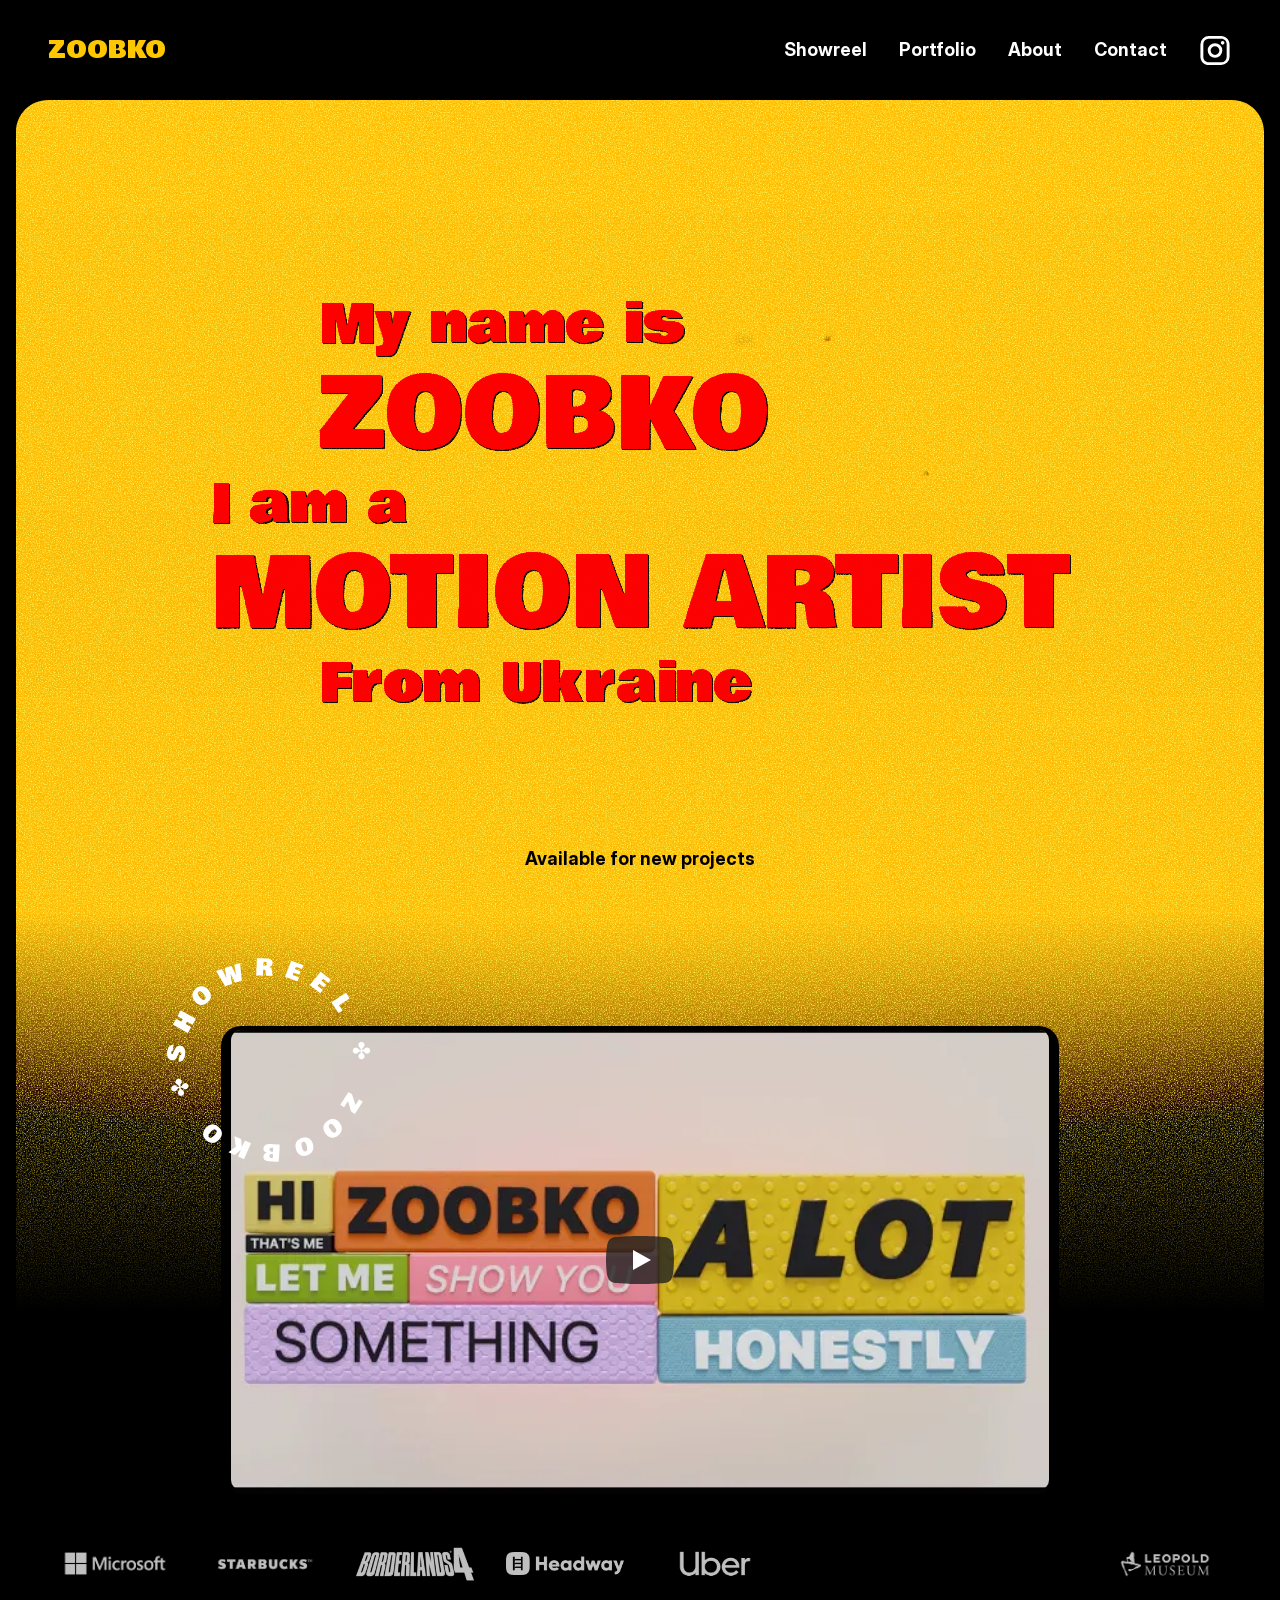
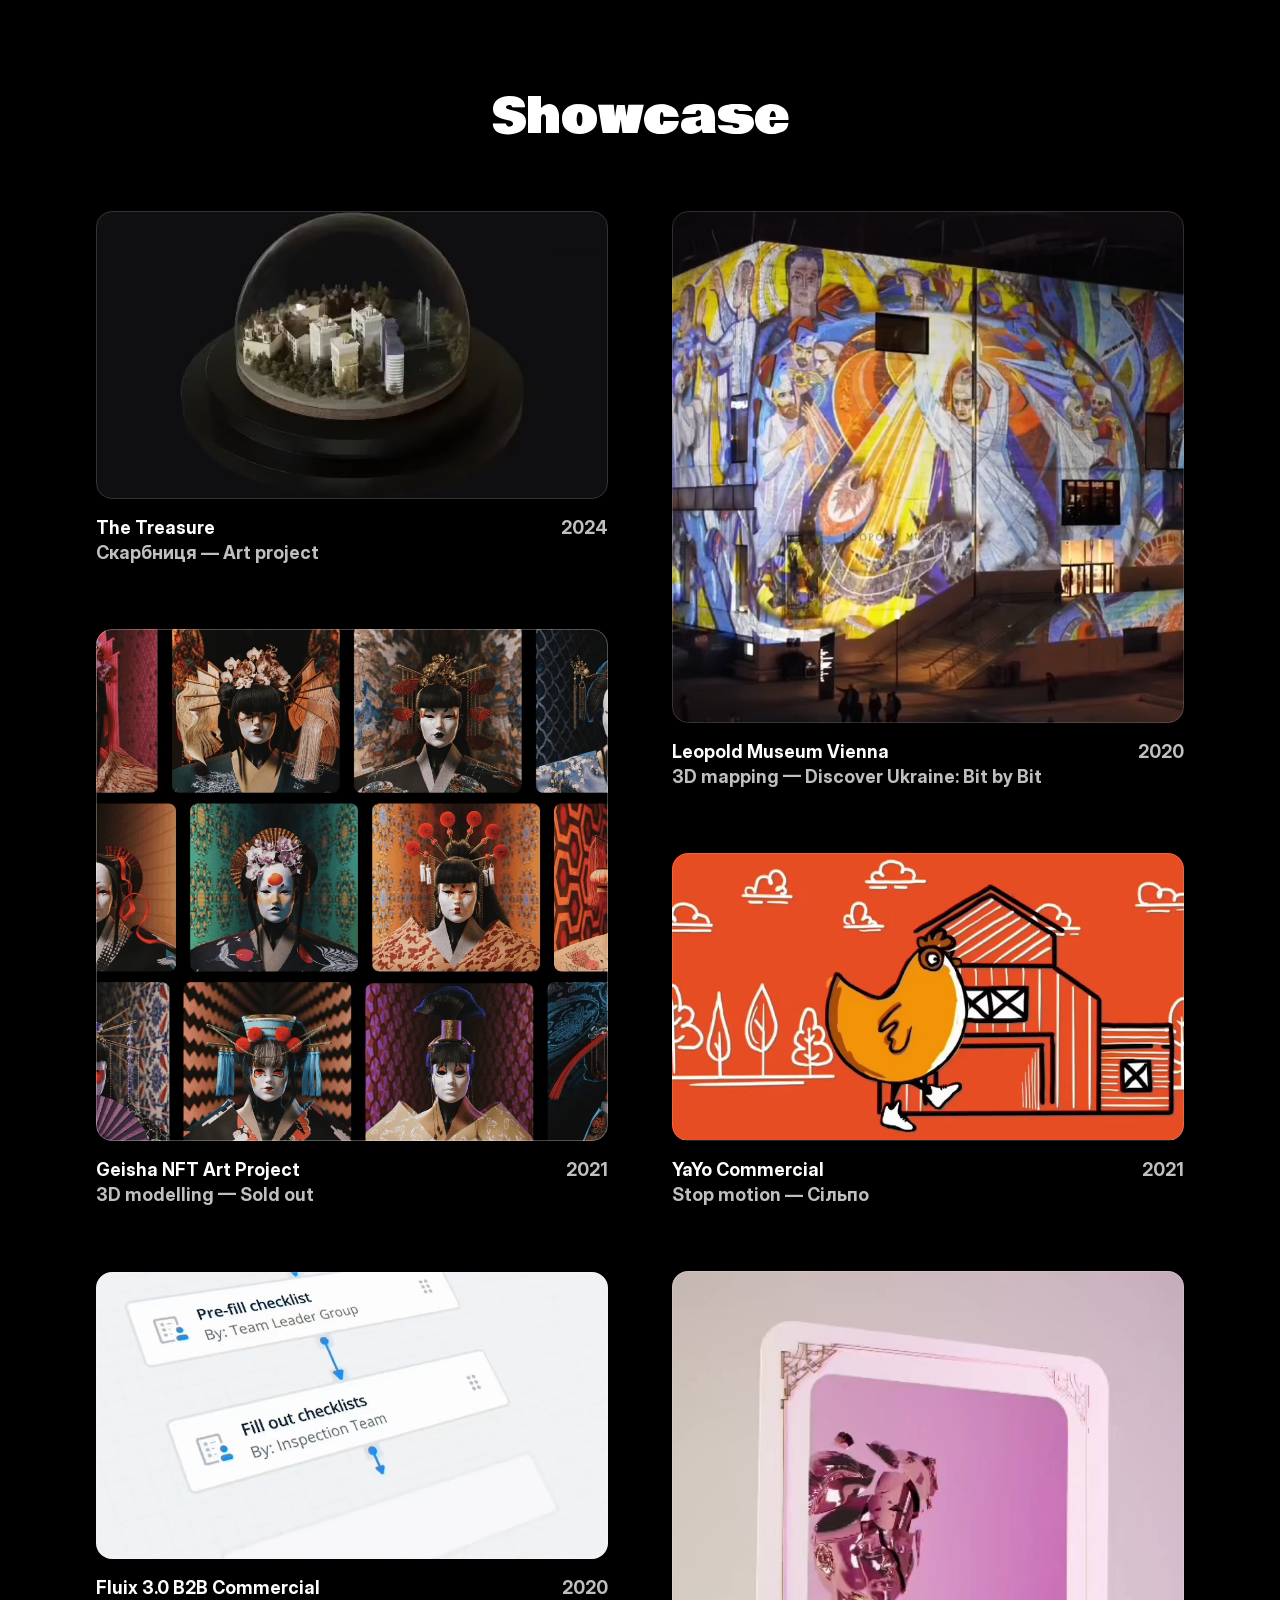
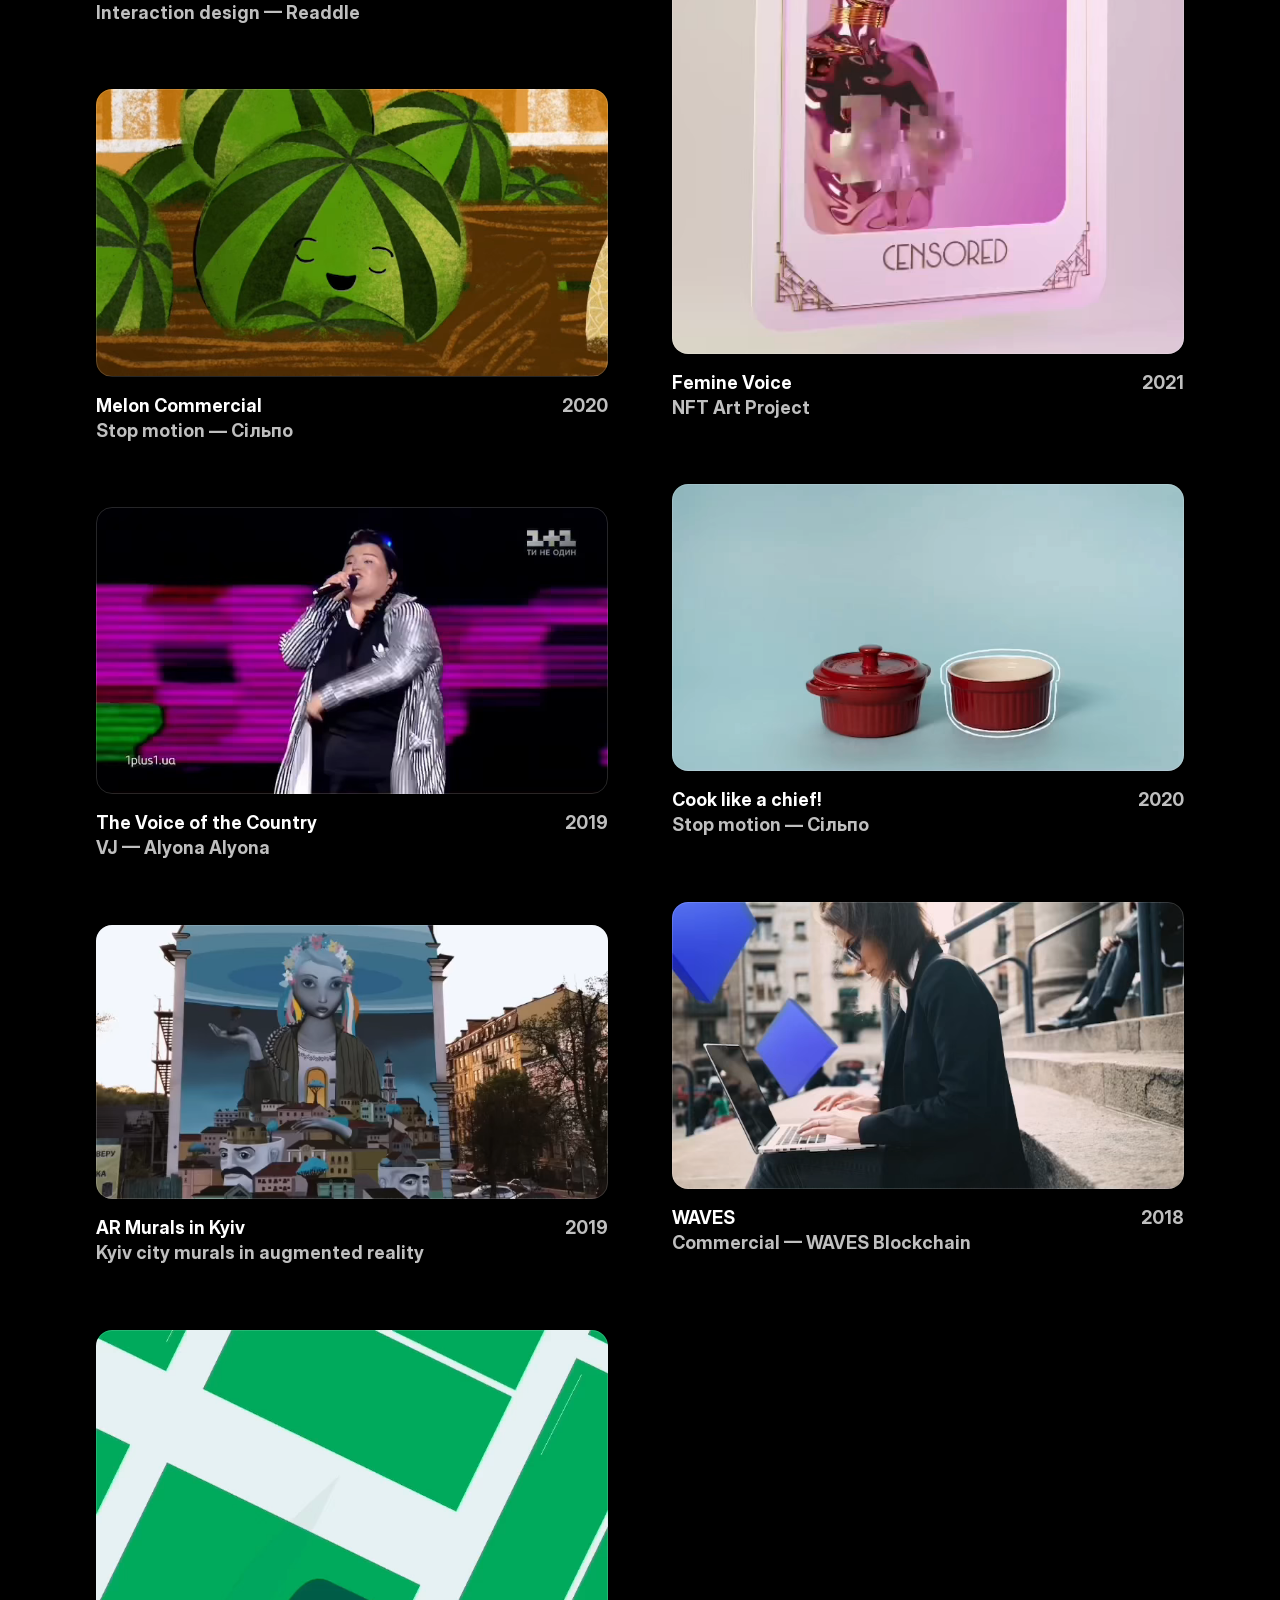
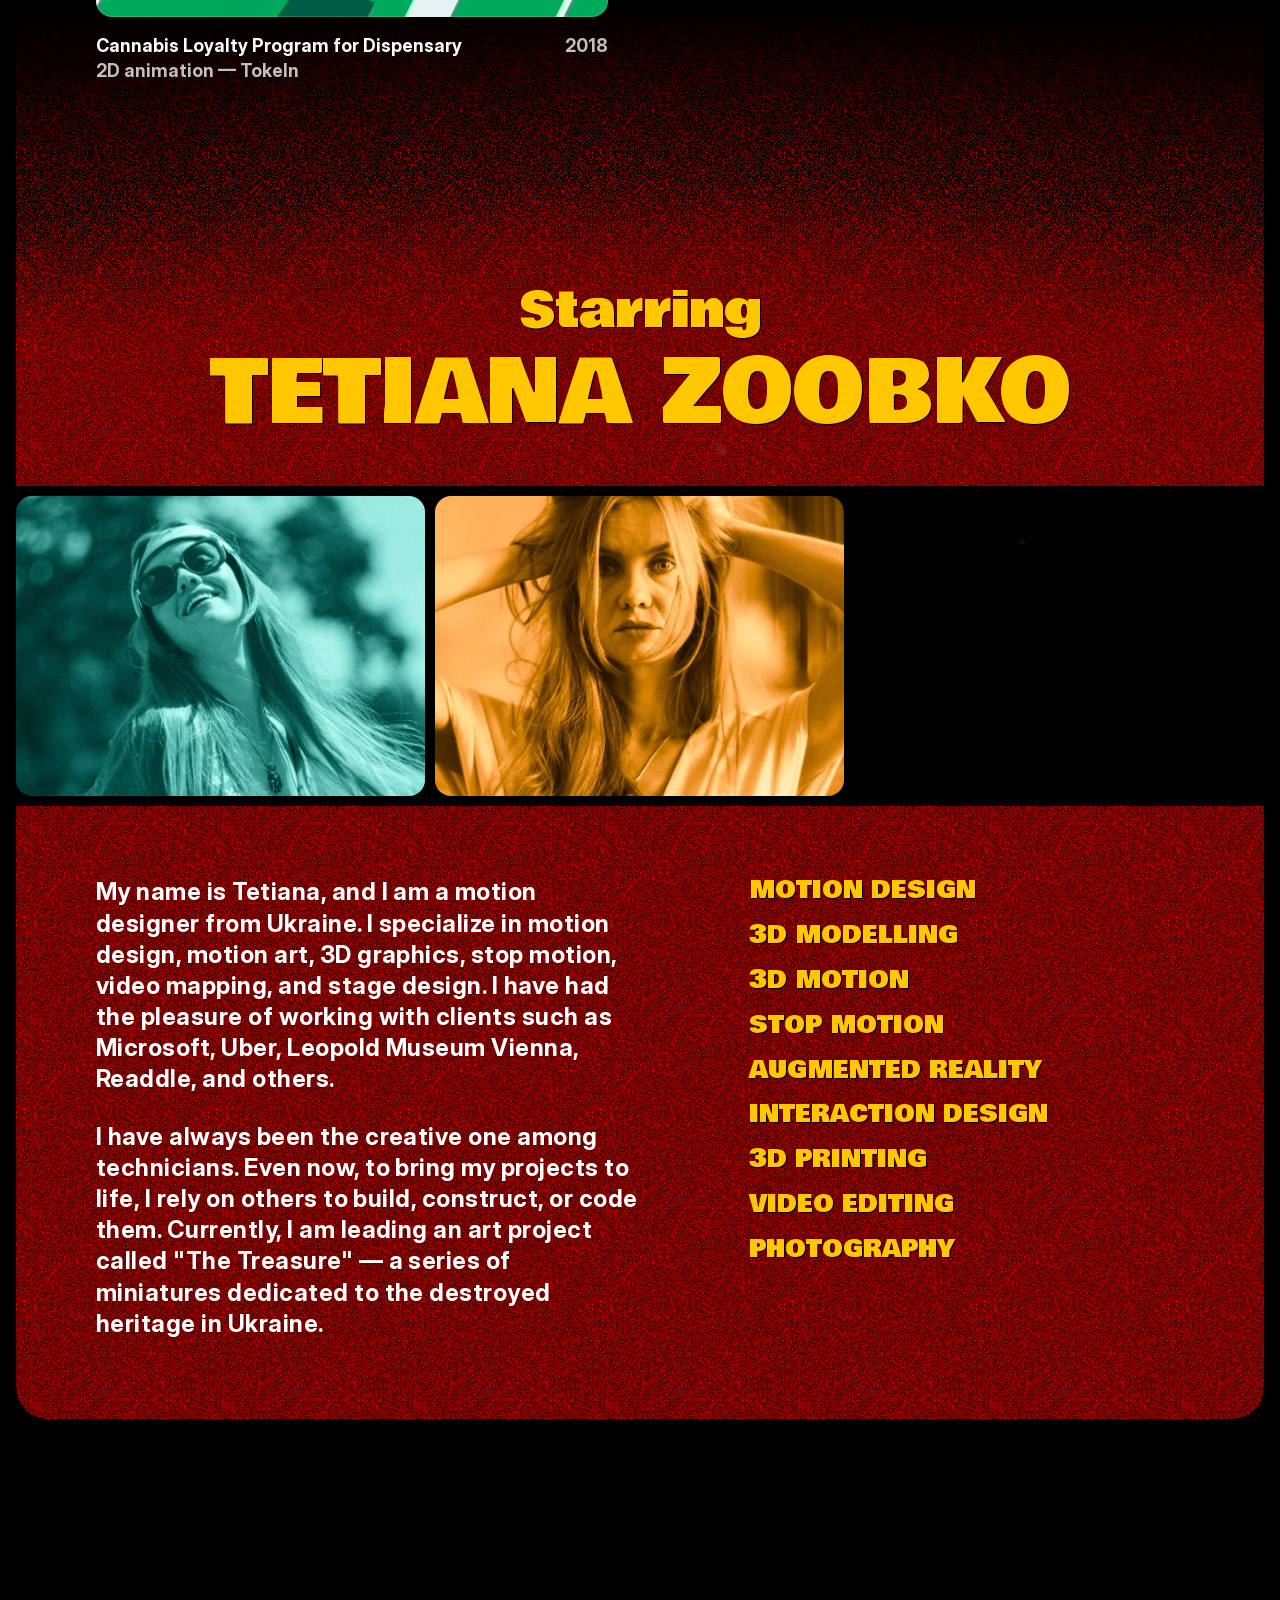
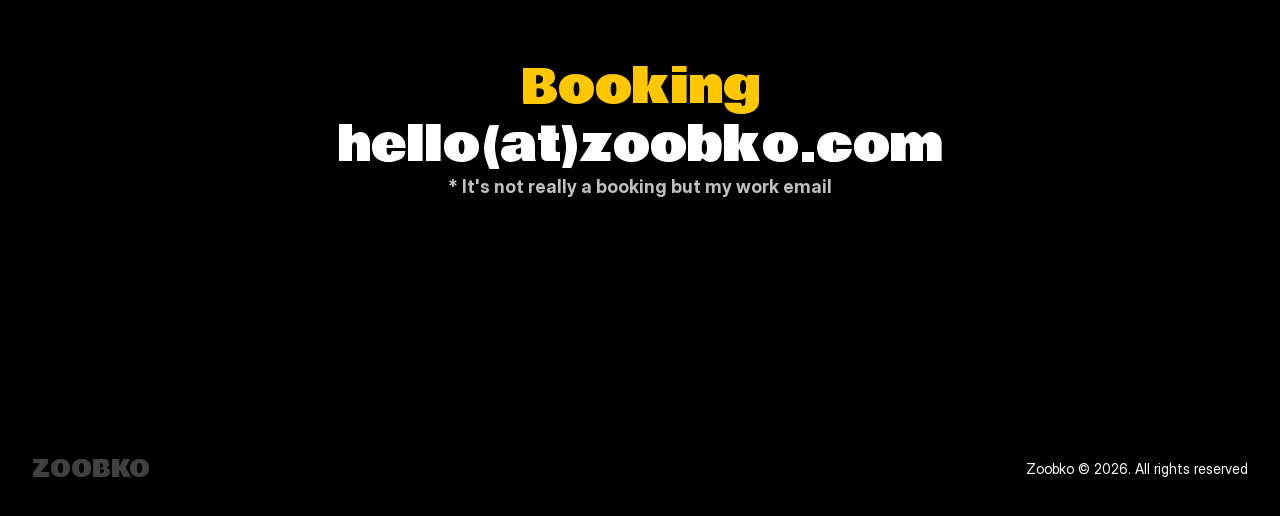
<file: index.html>
<!doctype html>

<html lang="en">
<head>
    <meta charset="utf-8">
    
    
    
    
    
    
    <meta name="viewport" content="width=device-width">
    
    <title>Zoobko ✤ Motion Designer</title>
    <meta name="description" content="My name is Tetiana, and I am a motion designer from Ukraine. I specialize in motion design, motion art, 3D graphics, stop motion, video mapping, and stage design.">
    
    <link href="_ext/media/pwxb2hREMjlnZrV9TEyk4714.webp" rel="icon" media="(prefers-color-scheme: light)">
    <link href="_ext/media/pwxb2hREMjlnZrV9TEyk4714.webp" rel="icon" media="(prefers-color-scheme: dark)">
    
    <meta property="og:type" content="website">
    <meta property="og:title" content="Zoobko ✤ Motion Designer">
    <meta property="og:description" content="My name is Tetiana, and I am a motion designer from Ukraine. I specialize in motion design, motion art, 3D graphics, stop motion, video mapping, and stage design.">
    <meta property="og:image" content="https://zoobko.com/_ext/media/QhQTdEtU2G6XgcXC2tB0DN33w.webp">
    
    <meta name="twitter:card" content="summary_large_image">
    <meta name="twitter:title" content="Zoobko ✤ Motion Designer">
    <meta name="twitter:description" content="My name is Tetiana, and I am a motion designer from Ukraine. I specialize in motion design, motion art, 3D graphics, stop motion, video mapping, and stage design.">
    <meta name="twitter:image" content="https://zoobko.com/_ext/media/QhQTdEtU2G6XgcXC2tB0DN33w.webp">
    
    
    
    
    
    <style data-framer-font-css>/* latin */
@font-face {
  font-family: 'Bowlby One';
  font-style: normal;
  font-weight: 400;
  font-display: block;
  src: url(_ext/fonts/taiPGmVuC4y96PFeqp8sqomI_A.woff2) format('woff2');
  unicode-range: U+0000-00FF, U+0131, U+0152-0153, U+02BB-02BC, U+02C6, U+02DA, U+02DC, U+0304, U+0308, U+0329, U+2000-206F, U+20AC, U+2122, U+2191, U+2193, U+2212, U+2215, U+FEFF, U+FFFD;
}

@font-face { font-family: "Inter Display"; src: url("_ext/fonts/I11LrmuBDQZweplJ62KkVsklU5Y.woff2"); font-display: swap; font-style: normal; font-weight: 700; unicode-range: U+0460-052F, U+1C80-1C88, U+20B4, U+2DE0-2DFF, U+A640-A69F, U+FE2E-FE2F }
@font-face { font-family: "Inter Display"; src: url("_ext/fonts/UjFZPDy3qGuDktQM4q9CxhKfIa8.woff2"); font-display: swap; font-style: normal; font-weight: 700; unicode-range: U+0301, U+0400-045F, U+0490-0491, U+04B0-04B1, U+2116 }
@font-face { font-family: "Inter Display"; src: url("_ext/fonts/8exwVHJy2DhJ4N5prYlVMrEKmQ.woff2"); font-display: swap; font-style: normal; font-weight: 700; unicode-range: U+1F00-1FFF }
@font-face { font-family: "Inter Display"; src: url("_ext/fonts/UTeedEK21hO5jDxEUldzdScUqpg.woff2"); font-display: swap; font-style: normal; font-weight: 700; unicode-range: U+0370-03FF }
@font-face { font-family: "Inter Display"; src: url("_ext/fonts/Ig8B8nzy11hzIWEIYnkg91sofjo.woff2"); font-display: swap; font-style: normal; font-weight: 700; unicode-range: U+0100-024F, U+0259, U+1E00-1EFF, U+2020, U+20A0-20AB, U+20AD-20CF, U+2113, U+2C60-2C7F, U+A720-A7FF }
@font-face { font-family: "Inter Display"; src: url("_ext/fonts/qITWJ2WdG0wrgQPDb8lvnYnTXDg.woff2"); font-display: swap; font-style: normal; font-weight: 700; unicode-range: U+0000-00FF, U+0131, U+0152-0153, U+02BB-02BC, U+02C6, U+02DA, U+02DC, U+2000-206F, U+2070, U+2074-207E, U+2080-208E, U+20AC, U+2122, U+2191, U+2193, U+2212, U+2215, U+FEFF, U+FFFD }
@font-face { font-family: "Inter Display"; src: url("_ext/fonts/qctQFoJqJ9aIbRSIp0AhCQpFxn8.woff2"); font-display: swap; font-style: normal; font-weight: 700; unicode-range: U+0102-0103, U+0110-0111, U+0128-0129, U+0168-0169, U+01A0-01A1, U+01AF-01B0, U+1EA0-1EF9, U+20AB }
@font-face { font-family: "Inter Display"; src: url("_ext/fonts/ePuN3mCjzajIHnyCdvKBFiZkyY0.woff2"); font-display: swap; font-style: normal; font-weight: 500; unicode-range: U+0460-052F, U+1C80-1C88, U+20B4, U+2DE0-2DFF, U+A640-A69F, U+FE2E-FE2F }
@font-face { font-family: "Inter Display"; src: url("_ext/fonts/V3j1L0o5vPFKe26Sw4HcpXCfHo.woff2"); font-display: swap; font-style: normal; font-weight: 500; unicode-range: U+0301, U+0400-045F, U+0490-0491, U+04B0-04B1, U+2116 }
@font-face { font-family: "Inter Display"; src: url("_ext/fonts/F3kdpd2N0cToWV5huaZjjgM.woff2"); font-display: swap; font-style: normal; font-weight: 500; unicode-range: U+1F00-1FFF }
@font-face { font-family: "Inter Display"; src: url("_ext/fonts/0iDmxkizU9goZoclqIqsV5rvETU.woff2"); font-display: swap; font-style: normal; font-weight: 500; unicode-range: U+0370-03FF }
@font-face { font-family: "Inter Display"; src: url("_ext/fonts/r0mv3NegmA0akcQsNFotG32Las.woff2"); font-display: swap; font-style: normal; font-weight: 500; unicode-range: U+0100-024F, U+0259, U+1E00-1EFF, U+2020, U+20A0-20AB, U+20AD-20CF, U+2113, U+2C60-2C7F, U+A720-A7FF }
@font-face { font-family: "Inter Display"; src: url("_ext/fonts/iwWTDc49ENF2tCHbqlNARXw6Ug.woff2"); font-display: swap; font-style: normal; font-weight: 500; unicode-range: U+0000-00FF, U+0131, U+0152-0153, U+02BB-02BC, U+02C6, U+02DA, U+02DC, U+2000-206F, U+2070, U+2074-207E, U+2080-208E, U+20AC, U+2122, U+2191, U+2193, U+2212, U+2215, U+FEFF, U+FFFD }
@font-face { font-family: "Inter Display"; src: url("_ext/fonts/Ii21jnSJkulBKsHHXKlapi7fv9w.woff2"); font-display: swap; font-style: normal; font-weight: 500; unicode-range: U+0102-0103, U+0110-0111, U+0128-0129, U+0168-0169, U+01A0-01A1, U+01AF-01B0, U+1EA0-1EF9, U+20AB }
@font-face { font-family: "Inter Display"; src: url("_ext/fonts/2uIBiALfCHVpWbHqRMZutfT7giU.woff2"); font-display: swap; font-style: normal; font-weight: 400; unicode-range: U+0460-052F, U+1C80-1C88, U+20B4, U+2DE0-2DFF, U+A640-A69F, U+FE2E-FE2F }
@font-face { font-family: "Inter Display"; src: url("_ext/fonts/Zwfz6xbVe5pmcWRJRgBDHnMkOkI.woff2"); font-display: swap; font-style: normal; font-weight: 400; unicode-range: U+0301, U+0400-045F, U+0490-0491, U+04B0-04B1, U+2116 }
@font-face { font-family: "Inter Display"; src: url("_ext/fonts/U9LaDDmbRhzX3sB8g8glTy5feTE.woff2"); font-display: swap; font-style: normal; font-weight: 400; unicode-range: U+1F00-1FFF }
@font-face { font-family: "Inter Display"; src: url("_ext/fonts/tVew2LzXJ1t7QfxP1gdTIdj2o0g.woff2"); font-display: swap; font-style: normal; font-weight: 400; unicode-range: U+0370-03FF }
@font-face { font-family: "Inter Display"; src: url("_ext/fonts/DF7bjCRmStYPqSb945lAlMfCCVQ.woff2"); font-display: swap; font-style: normal; font-weight: 400; unicode-range: U+0100-024F, U+0259, U+1E00-1EFF, U+2020, U+20A0-20AB, U+20AD-20CF, U+2113, U+2C60-2C7F, U+A720-A7FF }
@font-face { font-family: "Inter Display"; src: url("_ext/fonts/bHYNJqzTyl2lqvmMiRRS6Y16Es.woff2"); font-display: swap; font-style: normal; font-weight: 400; unicode-range: U+0000-00FF, U+0131, U+0152-0153, U+02BB-02BC, U+02C6, U+02DA, U+02DC, U+2000-206F, U+2070, U+2074-207E, U+2080-208E, U+20AC, U+2122, U+2191, U+2193, U+2212, U+2215, U+FEFF, U+FFFD }
@font-face { font-family: "Inter Display"; src: url("_ext/fonts/vebZUMjGyKkYsfcY73iwWTzLNag.woff2"); font-display: swap; font-style: normal; font-weight: 400; unicode-range: U+0102-0103, U+0110-0111, U+0128-0129, U+0168-0169, U+01A0-01A1, U+01AF-01B0, U+1EA0-1EF9, U+20AB }
@font-face { font-family: "Inter Display"; src: url("_ext/fonts/n9CXKI3tsmCPeC6MCT9NziShSuQ.woff2"); font-display: swap; font-style: normal; font-weight: 700; unicode-range: U+0000-00FF, U+0131, U+0152-0153, U+02BB-02BC, U+02C6, U+02DA, U+02DC, U+2000-206F, U+2074, U+20AC, U+2122, U+2191, U+2193, U+2212, U+2215, U+FEFF, U+FFFD }
@font-face { font-family: "Inter Display Placeholder"; src: local("Arial"); ascent-override: 98.56%; descent-override: 24.54%; line-gap-override: 0.00%; size-adjust: 98.29% }</style>
    
    <meta name="robots" content="max-image-preview:large"><link rel="canonical" href="https://zoobko.com/"><meta property="og:url" content="https://zoobko.com/"><style data-framer-breakpoint-css>@media(min-width: 1200px){.hidden-72rtr7{display:none!important}}@media(min-width: 810px) and (max-width: 1199.98px){.hidden-eyuxbk{display:none!important}}@media(max-width: 809.98px){.hidden-7z1dls{display:none!important}}</style><style data-framer-css-ssr-minified data-framer-components="framer-lib-cursors-host framer-r2jh4 PropertyOverrides framer-heK0P framer-cHQo6 framer-QEWYD framer-sjqM6 framer-MNDWa framer-qZJOY">html,body,#main{box-sizing:border-box;margin:0;padding:0}:root{-webkit-font-smoothing:antialiased;-moz-osx-font-smoothing:grayscale}*{box-sizing:border-box;-webkit-font-smoothing:inherit}h1,h2,h3,h4,h5,h6,p,figure{margin:0}body,input,textarea,select,button{font-family:sans-serif;font-size:12px}body{--token-42124c66-6264-40b2-b1c2-657eb6f3c9da:#ffdd30;--framer-will-change-override:none}@supports (background:-webkit-named-image(i)) and (not (grid-template-rows:subgrid)){body{--framer-will-change-override:transform}}[data-framer-component-type]{position:absolute}[data-framer-component-type=Text]{cursor:inherit}[data-framer-component-text-autosized] *{white-space:pre}[data-framer-component-type=Text]>*{text-align:var(--framer-text-alignment,start)}[data-framer-component-type=Text] span span,[data-framer-component-type=Text] p span,[data-framer-component-type=Text] h1 span,[data-framer-component-type=Text] h2 span,[data-framer-component-type=Text] h3 span,[data-framer-component-type=Text] h4 span,[data-framer-component-type=Text] h5 span,[data-framer-component-type=Text] h6 span{display:block}[data-framer-component-type=Text] span span span,[data-framer-component-type=Text] p span span,[data-framer-component-type=Text] h1 span span,[data-framer-component-type=Text] h2 span span,[data-framer-component-type=Text] h3 span span,[data-framer-component-type=Text] h4 span span,[data-framer-component-type=Text] h5 span span,[data-framer-component-type=Text] h6 span span{display:unset}[data-framer-component-type=Text] div div span,[data-framer-component-type=Text] a div span,[data-framer-component-type=Text] span span span,[data-framer-component-type=Text] p span span,[data-framer-component-type=Text] h1 span span,[data-framer-component-type=Text] h2 span span,[data-framer-component-type=Text] h3 span span,[data-framer-component-type=Text] h4 span span,[data-framer-component-type=Text] h5 span span,[data-framer-component-type=Text] h6 span span,[data-framer-component-type=Text] a{font-family:var(--font-family);font-style:var(--font-style);font-weight:min(calc(var(--framer-font-weight-increase,0) + var(--font-weight,400)),900);color:var(--text-color);letter-spacing:var(--letter-spacing);font-size:var(--font-size);text-transform:var(--text-transform);--text-decoration:var(--framer-text-decoration-style,solid)var(--framer-text-decoration,none)var(--framer-text-decoration-color,currentcolor)var(--framer-text-decoration-thickness,auto);--text-decoration-skip-ink:var(--framer-text-decoration-skip-ink);--text-underline-offset:var(--framer-text-decoration-offset);line-height:var(--line-height);--font-family:var(--framer-font-family);--font-style:var(--framer-font-style);--font-weight:var(--framer-font-weight);--text-color:var(--framer-text-color);--letter-spacing:var(--framer-letter-spacing);--font-size:var(--framer-font-size);--text-transform:var(--framer-text-transform);--line-height:var(--framer-line-height)}[data-framer-component-type=Text] a,[data-framer-component-type=Text] a div span,[data-framer-component-type=Text] a span span span,[data-framer-component-type=Text] a p span span,[data-framer-component-type=Text] a h1 span span,[data-framer-component-type=Text] a h2 span span,[data-framer-component-type=Text] a h3 span span,[data-framer-component-type=Text] a h4 span span,[data-framer-component-type=Text] a h5 span span,[data-framer-component-type=Text] a h6 span span{--font-family:var(--framer-link-font-family,var(--framer-font-family));--font-style:var(--framer-link-font-style,var(--framer-font-style));--font-weight:var(--framer-link-font-weight,var(--framer-font-weight));--text-color:var(--framer-link-text-color,var(--framer-text-color));--font-size:var(--framer-link-font-size,var(--framer-font-size));--text-transform:var(--framer-link-text-transform,var(--framer-text-transform));--text-decoration:var(--framer-link-text-decoration-style,var(--framer-text-decoration-style,solid))var(--framer-link-text-decoration,var(--framer-text-decoration,none))var(--framer-link-text-decoration-color,var(--framer-text-decoration-color,currentcolor))var(--framer-link-text-decoration-thickness,var(--framer-text-decoration-thickness,auto));--text-decoration-skip-ink:var(--framer-link-text-decoration-skip-ink,var(--framer-text-decoration-skip-ink));--text-underline-offset:var(--framer-link-text-decoration-offset,var(--framer-text-decoration-offset))}[data-framer-component-type=Text] a:hover,[data-framer-component-type=Text] a div span:hover,[data-framer-component-type=Text] a span span span:hover,[data-framer-component-type=Text] a p span span:hover,[data-framer-component-type=Text] a h1 span span:hover,[data-framer-component-type=Text] a h2 span span:hover,[data-framer-component-type=Text] a h3 span span:hover,[data-framer-component-type=Text] a h4 span span:hover,[data-framer-component-type=Text] a h5 span span:hover,[data-framer-component-type=Text] a h6 span span:hover{--font-family:var(--framer-link-hover-font-family,var(--framer-link-font-family,var(--framer-font-family)));--font-style:var(--framer-link-hover-font-style,var(--framer-link-font-style,var(--framer-font-style)));--font-weight:var(--framer-link-hover-font-weight,var(--framer-link-font-weight,var(--framer-font-weight)));--text-color:var(--framer-link-hover-text-color,var(--framer-link-text-color,var(--framer-text-color)));--font-size:var(--framer-link-hover-font-size,var(--framer-link-font-size,var(--framer-font-size)));--text-transform:var(--framer-link-hover-text-transform,var(--framer-link-text-transform,var(--framer-text-transform)));--text-decoration:var(--framer-link-hover-text-decoration-style,var(--framer-link-text-decoration-style,var(--framer-text-decoration-style,solid)))var(--framer-link-hover-text-decoration,var(--framer-link-text-decoration,var(--framer-text-decoration,none)))var(--framer-link-hover-text-decoration-color,var(--framer-link-text-decoration-color,var(--framer-text-decoration-color,currentcolor)))var(--framer-link-hover-text-decoration-thickness,var(--framer-link-text-decoration-thickness,var(--framer-text-decoration-thickness,auto)));--text-decoration-skip-ink:var(--framer-link-hover-text-decoration-skip-ink,var(--framer-link-text-decoration-skip-ink,var(--framer-text-decoration-skip-ink)));--text-underline-offset:var(--framer-link-hover-text-decoration-offset,var(--framer-link-text-decoration-offset,var(--framer-text-decoration-offset)))}[data-framer-component-type=Text].isCurrent a,[data-framer-component-type=Text].isCurrent a div span,[data-framer-component-type=Text].isCurrent a span span span,[data-framer-component-type=Text].isCurrent a p span span,[data-framer-component-type=Text].isCurrent a h1 span span,[data-framer-component-type=Text].isCurrent a h2 span span,[data-framer-component-type=Text].isCurrent a h3 span span,[data-framer-component-type=Text].isCurrent a h4 span span,[data-framer-component-type=Text].isCurrent a h5 span span,[data-framer-component-type=Text].isCurrent a h6 span span{--font-family:var(--framer-link-current-font-family,var(--framer-link-font-family,var(--framer-font-family)));--font-style:var(--framer-link-current-font-style,var(--framer-link-font-style,var(--framer-font-style)));--font-weight:var(--framer-link-current-font-weight,var(--framer-link-font-weight,var(--framer-font-weight)));--text-color:var(--framer-link-current-text-color,var(--framer-link-text-color,var(--framer-text-color)));--font-size:var(--framer-link-current-font-size,var(--framer-link-font-size,var(--framer-font-size)));--text-transform:var(--framer-link-current-text-transform,var(--framer-link-text-transform,var(--framer-text-transform)));--text-decoration:var(--framer-link-current-text-decoration-style,var(--framer-link-text-decoration-style,var(--framer-text-decoration-style,solid)))var(--framer-link-current-text-decoration,var(--framer-link-text-decoration,var(--framer-text-decoration,none)))var(--framer-link-current-text-decoration-color,var(--framer-link-text-decoration-color,var(--framer-text-decoration-color,currentcolor)))var(--framer-link-current-text-decoration-thickness,var(--framer-link-text-decoration-thickness,var(--framer-text-decoration-thickness,auto)));--text-decoration-skip-ink:var(--framer-link-current-text-decoration-skip-ink,var(--framer-link-text-decoration-skip-ink,var(--framer-text-decoration-skip-ink)));--text-underline-offset:var(--framer-link-current-text-decoration-offset,var(--framer-link-text-decoration-offset,var(--framer-text-decoration-offset)))}[data-framer-component-type=RichTextContainer]{outline:none;flex-direction:column;flex-shrink:0;justify-content:flex-start;display:flex}p.framer-text,div.framer-text,figure.framer-text,h1.framer-text,h2.framer-text,h3.framer-text,h4.framer-text,h5.framer-text,h6.framer-text,ol.framer-text,ul.framer-text{margin:0;padding:0}p.framer-text,div.framer-text,h1.framer-text,h2.framer-text,h3.framer-text,h4.framer-text,h5.framer-text,h6.framer-text,li.framer-text,ol.framer-text,ul.framer-text,mark.framer-text,span.framer-text:not([data-text-fill]){font-family:var(--framer-blockquote-font-family,var(--framer-font-family,Inter,Inter Placeholder,sans-serif));font-style:var(--framer-blockquote-font-style,var(--framer-font-style,normal));font-weight:var(--framer-blockquote-font-weight,var(--framer-font-weight,400));color:var(--framer-blockquote-text-color,var(--framer-text-color,#000));font-size:calc(var(--framer-blockquote-font-size,var(--framer-font-size,16px))*var(--framer-font-size-scale,1));letter-spacing:var(--framer-blockquote-letter-spacing,var(--framer-letter-spacing,0));text-transform:var(--framer-blockquote-text-transform,var(--framer-text-transform,none));-webkit-text-decoration-line:var(--framer-blockquote-text-decoration,var(--framer-text-decoration,initial));text-decoration-line:var(--framer-blockquote-text-decoration,var(--framer-text-decoration,initial));-webkit-text-decoration-style:var(--framer-blockquote-text-decoration-style,var(--framer-text-decoration-style,initial));text-decoration-style:var(--framer-blockquote-text-decoration-style,var(--framer-text-decoration-style,initial));-webkit-text-decoration-color:var(--framer-blockquote-text-decoration-color,var(--framer-text-decoration-color,initial));text-decoration-color:var(--framer-blockquote-text-decoration-color,var(--framer-text-decoration-color,initial));text-decoration-thickness:var(--framer-blockquote-text-decoration-thickness,var(--framer-text-decoration-thickness,initial));text-decoration-skip-ink:var(--framer-blockquote-text-decoration-skip-ink,var(--framer-text-decoration-skip-ink,initial));text-underline-offset:var(--framer-blockquote-text-decoration-offset,var(--framer-text-decoration-offset,initial));line-height:var(--framer-blockquote-line-height,var(--framer-line-height,1.2em));text-align:var(--framer-blockquote-text-alignment,var(--framer-text-alignment,start));-webkit-text-stroke-width:var(--framer-text-stroke-width,initial);-webkit-text-stroke-color:var(--framer-text-stroke-color,initial);-moz-font-feature-settings:var(--framer-font-open-type-features,initial);-webkit-font-feature-settings:var(--framer-font-open-type-features,initial);font-feature-settings:var(--framer-font-open-type-features,initial);font-variation-settings:var(--framer-font-variation-axes,normal);text-wrap:var(--framer-text-wrap-override,var(--framer-text-wrap))}mark.framer-text,p.framer-text,div.framer-text,h1.framer-text,h2.framer-text,h3.framer-text,h4.framer-text,h5.framer-text,h6.framer-text,li.framer-text,ol.framer-text,ul.framer-text{background-color:var(--framer-blockquote-text-background-color,var(--framer-text-background-color,initial));border-radius:var(--framer-blockquote-text-background-radius,var(--framer-text-background-radius,initial));padding:var(--framer-blockquote-text-background-padding,var(--framer-text-background-padding,initial))}@supports not (color:color(display-p3 1 1 1)){p.framer-text,div.framer-text,h1.framer-text,h2.framer-text,h3.framer-text,h4.framer-text,h5.framer-text,h6.framer-text,li.framer-text,ol.framer-text,ul.framer-text,span.framer-text:not([data-text-fill]){color:var(--framer-blockquote-text-color-rgb,var(--framer-blockquote-text-color,var(--framer-text-color-rgb,var(--framer-text-color,#000))));-webkit-text-stroke-color:var(--framer-text-stroke-color-rgb,var(--framer-text-stroke-color,initial))}mark.framer-text{background-color:var(--framer-blockquote-text-background-color-rgb,var(--framer-blockquote-text-background-color,var(--framer-text-background-color-rgb,var(--framer-text-background-color,initial))))}}.framer-fit-text .framer-text{white-space:nowrap;white-space-collapse:preserve}strong.framer-text{font-family:var(--framer-blockquote-font-family-bold,var(--framer-font-family-bold));font-style:var(--framer-blockquote-font-style-bold,var(--framer-font-style-bold));font-weight:var(--framer-blockquote-font-weight-bold,var(--framer-font-weight-bold,bolder));font-variation-settings:var(--framer-blockquote-font-variation-axes-bold,var(--framer-font-variation-axes-bold))}em.framer-text{font-family:var(--framer-blockquote-font-family-italic,var(--framer-font-family-italic));font-style:var(--framer-blockquote-font-style-italic,var(--framer-font-style-italic,italic));font-weight:var(--framer-blockquote-font-weight-italic,var(--framer-font-weight-italic));font-variation-settings:var(--framer-blockquote-font-variation-axes-italic,var(--framer-font-variation-axes-italic))}em.framer-text>strong.framer-text{font-family:var(--framer-blockquote-font-family-bold-italic,var(--framer-font-family-bold-italic));font-style:var(--framer-blockquote-font-style-bold-italic,var(--framer-font-style-bold-italic,italic));font-weight:var(--framer-blockquote-font-weight-bold-italic,var(--framer-font-weight-bold-italic,bolder));font-variation-settings:var(--framer-blockquote-font-variation-axes-bold-italic,var(--framer-font-variation-axes-bold-italic))}p.framer-text:not(:first-child),div.framer-text:not(:first-child),h1.framer-text:not(:first-child),h2.framer-text:not(:first-child),h3.framer-text:not(:first-child),h4.framer-text:not(:first-child),h5.framer-text:not(:first-child),h6.framer-text:not(:first-child),ol.framer-text:not(:first-child),ul.framer-text:not(:first-child),blockquote.framer-text:not(:first-child),table.framer-text:not(:first-child),figure.framer-text:not(:first-child),.framer-image.framer-text:not(:first-child){margin-top:var(--framer-blockquote-paragraph-spacing,var(--framer-paragraph-spacing,0))}li.framer-text>ul.framer-text:nth-child(2),li.framer-text>ol.framer-text:nth-child(2){margin-top:0}.framer-text[data-text-fill]{-webkit-text-fill-color:transparent;padding:max(0em,calc(calc(1.3em - var(--framer-blockquote-line-height,var(--framer-line-height,1.3em)))/2));margin:min(0em,calc(calc(1.3em - var(--framer-blockquote-line-height,var(--framer-line-height,1.3em)))/-2));-webkit-background-clip:text;background-clip:text;display:inline-block}code.framer-text,code.framer-text span.framer-text:not([data-text-fill]){font-family:var(--framer-code-font-family,var(--framer-font-family,Inter,Inter Placeholder,sans-serif));font-style:var(--framer-blockquote-font-style,var(--framer-code-font-style,var(--framer-font-style,normal)));font-weight:var(--framer-blockquote-font-weight,var(--framer-code-font-weight,var(--framer-font-weight,400)));color:var(--framer-blockquote-text-color,var(--framer-code-text-color,var(--framer-text-color,#000)));font-size:calc(var(--framer-blockquote-font-size,var(--framer-font-size,16px))*var(--framer-font-size-scale,1));letter-spacing:var(--framer-blockquote-letter-spacing,var(--framer-letter-spacing,0));line-height:var(--framer-blockquote-line-height,var(--framer-line-height,1.2em))}@supports not (color:color(display-p3 1 1 1)){code.framer-text,code.framer-text span.framer-text:not([data-text-fill]){color:var(--framer-blockquote-text-color-rgb,var(--framer-blockquote-text-color,var(--framer-code-text-color-rgb,var(--framer-code-text-color,var(--framer-text-color-rgb,var(--framer-text-color,#000))))))}}blockquote.framer-text{unicode-bidi:initial;margin-block-start:initial;margin-block-end:initial;margin-inline-start:initial;margin-inline-end:initial}a.framer-text,a.framer-text span.framer-text:not([data-text-fill]),span.framer-text[data-nested-link],span.framer-text[data-nested-link] span.framer-text:not([data-text-fill]){font-family:var(--framer-blockquote-font-family,var(--framer-link-font-family,var(--framer-font-family,Inter,Inter Placeholder,sans-serif)));font-style:var(--framer-blockquote-font-style,var(--framer-link-font-style,var(--framer-font-style,normal)));font-weight:var(--framer-blockquote-font-weight,var(--framer-link-font-weight,var(--framer-font-weight,400)));color:var(--framer-blockquote-text-color,var(--framer-link-text-color,var(--framer-text-color,#000)));font-size:calc(var(--framer-blockquote-font-size,var(--framer-font-size,16px))*var(--framer-font-size-scale,1));text-transform:var(--framer-blockquote-text-transform,var(--framer-link-text-transform,var(--framer-text-transform,none)));cursor:var(--framer-custom-cursors,pointer);background-color:var(--framer-link-text-background-color,initial);border-radius:var(--framer-link-text-background-radius,initial);padding:var(--framer-link-text-background-padding,initial)}a.framer-text,span.framer-text[data-nested-link]{-webkit-text-decoration-line:var(--framer-blockquote-text-decoration,var(--framer-link-text-decoration,var(--framer-text-decoration,initial)));text-decoration-line:var(--framer-blockquote-text-decoration,var(--framer-link-text-decoration,var(--framer-text-decoration,initial)));-webkit-text-decoration-style:var(--framer-blockquote-text-decoration-style,var(--framer-link-text-decoration-style,var(--framer-text-decoration-style,initial)));text-decoration-style:var(--framer-blockquote-text-decoration-style,var(--framer-link-text-decoration-style,var(--framer-text-decoration-style,initial)));-webkit-text-decoration-color:var(--framer-blockquote-text-decoration-color,var(--framer-link-text-decoration-color,var(--framer-text-decoration-color,initial)));text-decoration-color:var(--framer-blockquote-text-decoration-color,var(--framer-link-text-decoration-color,var(--framer-text-decoration-color,initial)));text-decoration-thickness:var(--framer-blockquote-text-decoration-thickness,var(--framer-link-text-decoration-thickness,var(--framer-text-decoration-thickness,initial)));text-decoration-skip-ink:var(--framer-blockquote-text-decoration-skip-ink,var(--framer-link-text-decoration-skip-ink,var(--framer-text-decoration-skip-ink,initial)));text-underline-offset:var(--framer-blockquote-text-decoration-offset,var(--framer-link-text-decoration-offset,var(--framer-text-decoration-offset,initial)))}@supports not (color:color(display-p3 1 1 1)){a.framer-text,a.framer-text span.framer-text:not([data-text-fill]),span.framer-text[data-nested-link],span.framer-text[data-nested-link] span.framer-text:not([data-text-fill]){color:var(--framer-blockquote-text-color-rgb,var(--framer-blockquote-text-color,var(--framer-link-text-color-rgb,var(--framer-link-text-color,var(--framer-text-color-rgb,var(--framer-text-color,#000))))));background-color:var(--framer-link-text-background-color-rgb,var(--framer-link-text-background-color,initial))}}code.framer-text a.framer-text,code.framer-text a.framer-text span.framer-text:not([data-text-fill]),code.framer-text span.framer-text[data-nested-link],code.framer-text span.framer-text[data-nested-link] span.framer-text:not([data-text-fill]){font-family:var(--framer-code-font-family,var(--framer-font-family,Inter,Inter Placeholder,sans-serif));font-style:var(--framer-blockquote-font-style,var(--framer-code-font-style,var(--framer-font-style,normal)));font-weight:var(--framer-blockquote-font-weight,var(--framer-code-font-weight,var(--framer-font-weight,400)));color:var(--framer-blockquote-text-color,var(--framer-link-text-color,var(--framer-code-text-color,var(--framer-text-color,#000))));font-size:calc(var(--framer-blockquote-font-size,var(--framer-font-size,16px))*var(--framer-font-size-scale,1))}@supports not (color:color(display-p3 1 1 1)){code.framer-text a.framer-text,code.framer-text a.framer-text span.framer-text:not([data-text-fill]),code.framer-text span.framer-text[data-nested-link],code.framer-text span.framer-text[data-nested-link] span.framer-text:not([data-text-fill]){color:var(--framer-blockquote-text-color-rgb,var(--framer-blockquote-text-color,var(--framer-link-text-color-rgb,var(--framer-link-text-color,var(--framer-code-text-color-rgb,var(--framer-code-text-color,var(--framer-text-color-rgb,var(--framer-text-color,#000))))))))}}a.framer-text:hover,a.framer-text:hover span.framer-text:not([data-text-fill]),span.framer-text[data-nested-link]:hover,span.framer-text[data-nested-link]:hover span.framer-text:not([data-text-fill]){font-family:var(--framer-link-hover-font-family,var(--framer-blockquote-font-family,var(--framer-link-font-family,var(--framer-font-family,Inter,Inter Placeholder,sans-serif))));font-style:var(--framer-link-hover-font-style,var(--framer-blockquote-font-style,var(--framer-link-font-style,var(--framer-font-style,normal))));font-weight:var(--framer-link-hover-font-weight,var(--framer-blockquote-font-weight,var(--framer-link-font-weight,var(--framer-font-weight,400))));color:var(--framer-link-hover-text-color,var(--framer-blockquote-text-color,var(--framer-link-text-color,var(--framer-text-color,#000))));font-size:calc(var(--framer-link-hover-font-size,var(--framer-blockquote-font-size,var(--framer-font-size,16px)))*var(--framer-font-size-scale,1));text-transform:var(--framer-link-hover-text-transform,var(--framer-blockquote-text-transform,var(--framer-link-text-transform,var(--framer-text-transform,none))));background-color:var(--framer-link-hover-text-background-color,var(--framer-link-text-background-color,var(--framer-text-background-color,initial)));border-radius:var(--framer-link-hover-text-background-radius,var(--framer-link-text-background-radius,var(--framer-text-background-radius,initial)));padding:var(--framer-link-hover-text-background-padding,var(--framer-link-text-background-padding,var(--framer-text-background-padding,initial)))}a.framer-text:hover,span.framer-text[data-nested-link]:hover{-webkit-text-decoration-line:var(--framer-link-hover-text-decoration,var(--framer-blockquote-text-decoration,var(--framer-link-text-decoration,var(--framer-text-decoration,initial))));text-decoration-line:var(--framer-link-hover-text-decoration,var(--framer-blockquote-text-decoration,var(--framer-link-text-decoration,var(--framer-text-decoration,initial))));-webkit-text-decoration-style:var(--framer-link-hover-text-decoration-style,var(--framer-blockquote-text-decoration-style,var(--framer-link-text-decoration-style,var(--framer-text-decoration-style,initial))));text-decoration-style:var(--framer-link-hover-text-decoration-style,var(--framer-blockquote-text-decoration-style,var(--framer-link-text-decoration-style,var(--framer-text-decoration-style,initial))));-webkit-text-decoration-color:var(--framer-link-hover-text-decoration-color,var(--framer-blockquote-text-decoration-color,var(--framer-link-text-decoration-color,var(--framer-text-decoration-color,initial))));text-decoration-color:var(--framer-link-hover-text-decoration-color,var(--framer-blockquote-text-decoration-color,var(--framer-link-text-decoration-color,var(--framer-text-decoration-color,initial))));text-decoration-thickness:var(--framer-link-hover-text-decoration-thickness,var(--framer-blockquote-text-decoration-thickness,var(--framer-link-text-decoration-thickness,var(--framer-text-decoration-thickness,initial))));text-decoration-skip-ink:var(--framer-link-hover-text-decoration-skip-ink,var(--framer-blockquote-text-decoration-skip-ink,var(--framer-link-text-decoration-skip-ink,var(--framer-text-decoration-skip-ink,initial))));text-underline-offset:var(--framer-link-hover-text-decoration-offset,var(--framer-blockquote-text-decoration-offset,var(--framer-link-text-decoration-offset,var(--framer-text-decoration-offset,initial))))}@supports not (color:color(display-p3 1 1 1)){a.framer-text:hover,a.framer-text:hover span.framer-text:not([data-text-fill]),span.framer-text[data-nested-link]:hover,span.framer-text[data-nested-link]:hover span.framer-text:not([data-text-fill]){color:var(--framer-link-hover-text-color-rgb,var(--framer-link-hover-text-color,var(--framer-blockquote-text-color-rgb,var(--framer-blockquote-text-color,var(--framer-link-text-color-rgb,var(--framer-link-text-color,var(--framer-text-color-rgb,var(--framer-text-color,#000))))))));background-color:var(--framer-link-hover-text-background-color-rgb,var(--framer-link-hover-text-background-color,var(--framer-link-text-background-color-rgb,var(--framer-link-text-background-color,var(--framer-text-background-color-rgb,var(--framer-text-background-color,initial))))))}}code.framer-text a.framer-text:hover,code.framer-text a.framer-text:hover span.framer-text:not([data-text-fill]),code.framer-text span.framer-text[data-nested-link]:hover,code.framer-text span.framer-text[data-nested-link]:hover span.framer-text:not([data-text-fill]){font-family:var(--framer-code-font-family,var(--framer-font-family,Inter,Inter Placeholder,sans-serif));font-style:var(--framer-blockquote-font-style,var(--framer-code-font-style,var(--framer-font-style,normal)));font-weight:var(--framer-blockquote-font-weight,var(--framer-code-font-weight,var(--framer-font-weight,400)));color:var(--framer-link-hover-text-color,var(--framer-blockquote-text-color,var(--framer-link-text-color,var(--framer-code-text-color,var(--framer-text-color,#000)))));font-size:calc(var(--framer-link-hover-font-size,var(--framer-blockquote-font-size,var(--framer-link-font-size,var(--framer-font-size,16px))))*var(--framer-font-size-scale,1))}@supports not (color:color(display-p3 1 1 1)){code.framer-text a.framer-text:hover,code.framer-text a.framer-text:hover span.framer-text:not([data-text-fill]),code.framer-text span.framer-text[data-nested-link]:hover,code.framer-text span.framer-text[data-nested-link]:hover span.framer-text:not([data-text-fill]){color:var(--framer-link-hover-text-color-rgb,var(--framer-link-hover-text-color,var(--framer-blockquote-text-color-rgb,var(--framer-blockquote-text-color,var(--framer-link-text-color-rgb,var(--framer-link-text-color,var(--framer-text-color-rgb,var(--framer-text-color,#000))))))))}}a.framer-text[data-framer-page-link-current],a.framer-text[data-framer-page-link-current] span.framer-text:not([data-text-fill]),span.framer-text[data-framer-page-link-current],span.framer-text[data-framer-page-link-current] span.framer-text:not([data-text-fill]){font-family:var(--framer-link-current-font-family,var(--framer-link-font-family,var(--framer-font-family,Inter,Inter Placeholder,sans-serif)));font-style:var(--framer-link-current-font-style,var(--framer-link-font-style,var(--framer-font-style,normal)));font-weight:var(--framer-link-current-font-weight,var(--framer-link-font-weight,var(--framer-font-weight,400)));color:var(--framer-link-current-text-color,var(--framer-link-text-color,var(--framer-text-color,#000)));font-size:calc(var(--framer-link-current-font-size,var(--framer-link-font-size,var(--framer-font-size,16px)))*var(--framer-font-size-scale,1));text-transform:var(--framer-link-current-text-transform,var(--framer-link-text-transform,var(--framer-text-transform,none)));background-color:var(--framer-link-current-text-background-color,var(--framer-link-text-background-color,initial));border-radius:var(--framer-link-current-text-background-radius,var(--framer-link-text-background-radius,initial));padding:var(--framer-link-current-text-background-padding,var(--framer-link-text-background-padding,initial))}a.framer-text[data-framer-page-link-current],span.framer-text[data-framer-page-link-current]{-webkit-text-decoration-line:var(--framer-link-current-text-decoration,var(--framer-link-text-decoration,var(--framer-text-decoration,initial)));text-decoration-line:var(--framer-link-current-text-decoration,var(--framer-link-text-decoration,var(--framer-text-decoration,initial)));-webkit-text-decoration-style:var(--framer-link-current-text-decoration-style,var(--framer-link-text-decoration-style,var(--framer-text-decoration-style,initial)));text-decoration-style:var(--framer-link-current-text-decoration-style,var(--framer-link-text-decoration-style,var(--framer-text-decoration-style,initial)));-webkit-text-decoration-color:var(--framer-link-current-text-decoration-color,var(--framer-link-text-decoration-color,var(--framer-text-decoration-color,initial)));text-decoration-color:var(--framer-link-current-text-decoration-color,var(--framer-link-text-decoration-color,var(--framer-text-decoration-color,initial)));text-decoration-thickness:var(--framer-link-current-text-decoration-thickness,var(--framer-link-text-decoration-thickness,var(--framer-text-decoration-thickness,initial)));text-decoration-skip-ink:var(--framer-link-current-text-decoration-skip-ink,var(--framer-link-text-decoration-skip-ink,var(--framer-text-decoration-skip-ink,initial)));text-underline-offset:var(--framer-link-current-text-decoration-offset,var(--framer-link-text-decoration-offset,var(--framer-text-decoration-offset,initial)))}@supports not (color:color(display-p3 1 1 1)){a.framer-text[data-framer-page-link-current],a.framer-text[data-framer-page-link-current] span.framer-text:not([data-text-fill]),span.framer-text[data-framer-page-link-current],span.framer-text[data-framer-page-link-current] span.framer-text:not([data-text-fill]){color:var(--framer-link-current-text-color-rgb,var(--framer-link-current-text-color,var(--framer-link-text-color-rgb,var(--framer-link-text-color,var(--framer-text-color-rgb,var(--framer-text-color,#000))))));background-color:var(--framer-link-current-text-background-color-rgb,var(--framer-link-current-text-background-color,var(--framer-link-text-background-color-rgb,var(--framer-link-text-background-color,var(--framer-text-background-color-rgb,var(--framer-text-background-color,initial))))))}}code.framer-text a.framer-text[data-framer-page-link-current],code.framer-text a.framer-text[data-framer-page-link-current] span.framer-text:not([data-text-fill]),code.framer-text span.framer-text[data-framer-page-link-current],code.framer-text span.framer-text[data-framer-page-link-current] span.framer-text:not([data-text-fill]){font-family:var(--framer-code-font-family,var(--framer-font-family,Inter,Inter Placeholder,sans-serif));font-style:var(--framer-code-font-style,var(--framer-font-style,normal));font-weight:var(--framer-code-font-weight,var(--framer-font-weight,400));color:var(--framer-link-current-text-color,var(--framer-link-text-color,var(--framer-code-text-color,var(--framer-text-color,#000))));font-size:calc(var(--framer-link-current-font-size,var(--framer-link-font-size,var(--framer-font-size,16px)))*var(--framer-font-size-scale,1))}@supports not (color:color(display-p3 1 1 1)){code.framer-text a.framer-text[data-framer-page-link-current],code.framer-text a.framer-text[data-framer-page-link-current] span.framer-text:not([data-text-fill]),code.framer-text span.framer-text[data-framer-page-link-current],code.framer-text span.framer-text[data-framer-page-link-current] span.framer-text:not([data-text-fill]){color:var(--framer-link-current-text-color-rgb,var(--framer-link-current-text-color,var(--framer-link-text-color-rgb,var(--framer-link-text-color,var(--framer-code-text-color-rgb,var(--framer-code-text-color,var(--framer-text-color-rgb,var(--framer-text-color,#000))))))));background-color:var(--framer-link-current-text-background-color-rgb,var(--framer-link-current-text-background-color,var(--framer-link-text-background-color-rgb,var(--framer-link-text-background-color,var(--framer-text-background-color-rgb,var(--framer-text-background-color,initial))))))}}a.framer-text[data-framer-page-link-current]:hover,a.framer-text[data-framer-page-link-current]:hover span.framer-text:not([data-text-fill]),span.framer-text[data-framer-page-link-current]:hover,span.framer-text[data-framer-page-link-current]:hover span.framer-text:not([data-text-fill]){font-family:var(--framer-link-hover-font-family,var(--framer-link-current-font-family,var(--framer-link-font-family,var(--framer-font-family,Inter,Inter Placeholder,sans-serif))));font-style:var(--framer-link-hover-font-style,var(--framer-link-current-font-style,var(--framer-link-font-style,var(--framer-font-style,normal))));font-weight:var(--framer-link-hover-font-weight,var(--framer-link-current-font-weight,var(--framer-link-font-weight,var(--framer-font-weight,400))));color:var(--framer-link-hover-text-color,var(--framer-link-current-text-color,var(--framer-link-text-color,var(--framer-text-color,#000))));font-size:calc(var(--framer-link-hover-font-size,var(--framer-link-current-font-size,var(--framer-link-font-size,var(--framer-font-size,16px))))*var(--framer-font-size-scale,1));text-transform:var(--framer-link-hover-text-transform,var(--framer-link-current-text-transform,var(--framer-link-text-transform,var(--framer-text-transform,none))));background-color:var(--framer-link-hover-text-background-color,var(--framer-link-current-text-background-color,var(--framer-link-text-background-color,initial)));border-radius:var(--framer-link-hover-text-background-radius,var(--framer-link-current-text-background-radius,var(--framer-link-text-background-radius,initial)));padding:var(--framer-link-hover-text-background-padding,var(--framer-link-current-text-background-padding,var(--framer-link-text-background-padding,initial)))}a.framer-text[data-framer-page-link-current]:hover,span.framer-text[data-framer-page-link-current]:hover{-webkit-text-decoration-line:var(--framer-link-hover-text-decoration,var(--framer-link-current-text-decoration,var(--framer-link-text-decoration,var(--framer-text-decoration,initial))));text-decoration-line:var(--framer-link-hover-text-decoration,var(--framer-link-current-text-decoration,var(--framer-link-text-decoration,var(--framer-text-decoration,initial))));-webkit-text-decoration-style:var(--framer-link-hover-text-decoration-style,var(--framer-link-current-text-decoration-style,var(--framer-link-text-decoration-style,var(--framer-text-decoration-style,initial))));text-decoration-style:var(--framer-link-hover-text-decoration-style,var(--framer-link-current-text-decoration-style,var(--framer-link-text-decoration-style,var(--framer-text-decoration-style,initial))));-webkit-text-decoration-color:var(--framer-link-hover-text-decoration-color,var(--framer-link-current-text-decoration-color,var(--framer-link-text-decoration-color,var(--framer-text-decoration-color,initial))));text-decoration-color:var(--framer-link-hover-text-decoration-color,var(--framer-link-current-text-decoration-color,var(--framer-link-text-decoration-color,var(--framer-text-decoration-color,initial))));text-decoration-thickness:var(--framer-link-hover-text-decoration-thickness,var(--framer-link-current-text-decoration-thickness,var(--framer-link-text-decoration-thickness,var(--framer-text-decoration-thickness,initial))));text-decoration-skip-ink:var(--framer-link-hover-text-decoration-skip-ink,var(--framer-link-current-text-decoration-skip-ink,var(--framer-link-text-decoration-skip-ink,var(--framer-text-decoration-skip-ink,initial))));text-underline-offset:var(--framer-link-hover-text-decoration-offset,var(--framer-link-current-text-decoration-offset,var(--framer-link-text-decoration-offset,var(--framer-text-decoration-offset,initial))))}@supports not (color:color(display-p3 1 1 1)){a.framer-text[data-framer-page-link-current]:hover,a.framer-text[data-framer-page-link-current]:hover span.framer-text:not([data-text-fill]),span.framer-text[data-framer-page-link-current]:hover,span.framer-text[data-framer-page-link-current]:hover span.framer-text:not([data-text-fill]){color:var(--framer-link-hover-text-color-rgb,var(--framer-link-hover-text-color,var(--framer-link-current-text-color-rgb,var(--framer-link-current-text-color,var(--framer-link-text-color-rgb,var(--framer-link-text-color,var(--framer-code-text-color-rgb,var(--framer-code-text-color,var(--framer-text-color-rgb,var(--framer-text-color,#000))))))))));background-color:var(--framer-link-hover-text-background-color-rgb,var(--framer-link-hover-text-background-color,var(--framer-link-current-text-background-color-rgb,var(--framer-link-current-text-background-color,var(--framer-link-text-background-color-rgb,var(--framer-link-text-background-color,initial))))))}}code.framer-text a.framer-text[data-framer-page-link-current]:hover,code.framer-text a.framer-text[data-framer-page-link-current]:hover span.framer-text:not([data-text-fill]),code.framer-text span.framer-text[data-framer-page-link-current]:hover,code.framer-text span.framer-text[data-framer-page-link-current]:hover span.framer-text:not([data-text-fill]){font-family:var(--framer-code-font-family,var(--framer-font-family,Inter,Inter Placeholder,sans-serif));font-style:var(--framer-code-font-style,var(--framer-font-style,normal));font-weight:var(--framer-code-font-weight,var(--framer-font-weight,400));color:var(--framer-link-hover-text-color,var(--framer-link-current-text-color,var(--framer-link-text-color,var(--framer-code-text-color,var(--framer-text-color,#000)))));font-size:calc(var(--framer-link-hover-font-size,var(--framer-link-current-font-size,var(--framer-link-font-size,var(--framer-font-size,16px))))*var(--framer-font-size-scale,1));background-color:var(--framer-link-hover-text-background-color,var(--framer-link-current-text-background-color,var(--framer-link-text-background-color,var(--framer-text-background-color,initial))));border-radius:var(--framer-link-hover-text-background-radius,var(--framer-link-current-text-background-radius,var(--framer-link-text-background-radius,var(--framer-text-background-radius,initial))));padding:var(--framer-link-hover-text-background-padding,var(--framer-link-current-text-background-padding,var(--framer-link-text-background-padding,var(--framer-text-background-padding,initial))))}@supports not (color:color(display-p3 1 1 1)){code.framer-text a.framer-text[data-framer-page-link-current]:hover,code.framer-text a.framer-text[data-framer-page-link-current]:hover span.framer-text:not([data-text-fill]),code.framer-text span.framer-text[data-framer-page-link-current]:hover,code.framer-text span.framer-text[data-framer-page-link-current]:hover span.framer-text:not([data-text-fill]){color:var(--framer-link-hover-text-color-rgb,var(--framer-link-hover-text-color,var(--framer-link-current-text-color-rgb,var(--framer-link-current-text-color,var(--framer-link-text-color-rgb,var(--framer-link-text-color,var(--framer-code-text-color-rgb,var(--framer-code-text-color,var(--framer-text-color-rgb,var(--framer-text-color,#000))))))))));background-color:var(--framer-link-hover-text-background-color-rgb,var(--framer-link-hover-text-background-color,var(--framer-link-current-text-background-color-rgb,var(--framer-link-current-text-background-color,var(--framer-link-text-background-color-rgb,var(--framer-link-text-background-color,initial))))))}}.framer-image.framer-text{max-width:100%;height:auto;display:block}.text-styles-preset-reset.framer-text{--framer-font-family:Inter,Inter Placeholder,sans-serif;--framer-font-style:normal;--framer-font-weight:500;--framer-text-color:#000;--framer-font-size:16px;--framer-letter-spacing:0;--framer-text-transform:none;--framer-text-decoration:none;--framer-text-decoration-style:none;--framer-text-decoration-color:none;--framer-text-decoration-thickness:none;--framer-text-decoration-skip-ink:none;--framer-text-decoration-offset:none;--framer-line-height:1.2em;--framer-text-alignment:start;--framer-font-open-type-features:normal;--framer-text-background-color:initial;--framer-text-background-radius:initial;--framer-text-background-padding:initial}ol.framer-text{--list-style-type:decimal}ul.framer-text,ol.framer-text{padding-left:3ch;position:relative}li.framer-text{counter-increment:list-item;list-style:none}ol.framer-text>li.framer-text:before{content:counter(list-item,var(--list-style-type))".";font-variant-numeric:tabular-nums;position:absolute;left:0}ol.framer-text>li.framer-text:nth-last-child(n+100),ol.framer-text>li.framer-text:nth-last-child(n+100)~li{padding-left:1ch}ol.framer-text>li.framer-text:nth-last-child(n+1000),ol.framer-text>li.framer-text:nth-last-child(n+1000)~li{padding-left:2ch}ol.framer-text>li.framer-text:nth-last-child(n+10000),ol.framer-text>li.framer-text:nth-last-child(n+10000)~li{padding-left:3ch}ol.framer-text>li.framer-text:nth-last-child(n+100000),ol.framer-text>li.framer-text:nth-last-child(n+100000)~li{padding-left:4ch}ol.framer-text>li.framer-text:nth-last-child(n+1000000),ol.framer-text>li.framer-text:nth-last-child(n+1000000)~li{padding-left:5ch}ul.framer-text>li.framer-text:before{content:"•";position:absolute;left:0}.framer-table-wrapper{overflow-x:auto}table.framer-text,.framer-table-wrapper table.framer-text{border-collapse:separate;border-spacing:0;table-layout:auto;word-break:normal;width:100%}td.framer-text,th.framer-text{vertical-align:top;min-width:16ch}.framer-text-module[style*=aspect-ratio]>:first-child{width:100%}@supports not (aspect-ratio:1){.framer-text-module[style*=aspect-ratio]{position:relative}.framer-text-module[style*=aspect-ratio]:before{content:"";padding-bottom:calc(100%/calc(var(--aspect-ratio)));display:block}.framer-text-module[style*=aspect-ratio]>:first-child{height:100%;position:absolute;top:0;left:0}}[data-framer-component-type=DeprecatedRichText]{cursor:inherit}[data-framer-component-type=DeprecatedRichText] .text-styles-preset-reset{--framer-font-family:Inter,Inter Placeholder,sans-serif;--framer-font-style:normal;--framer-font-weight:500;--framer-text-color:#000;--framer-font-size:16px;--framer-letter-spacing:0;--framer-text-transform:none;--framer-text-decoration:none;--framer-line-height:1.2em;--framer-text-alignment:start;--framer-font-open-type-features:normal;--font-variation-settings:normal}[data-framer-component-type=DeprecatedRichText] p,[data-framer-component-type=DeprecatedRichText] div,[data-framer-component-type=DeprecatedRichText] h1,[data-framer-component-type=DeprecatedRichText] h2,[data-framer-component-type=DeprecatedRichText] h3,[data-framer-component-type=DeprecatedRichText] h4,[data-framer-component-type=DeprecatedRichText] h5,[data-framer-component-type=DeprecatedRichText] h6{margin:0;padding:0}[data-framer-component-type=DeprecatedRichText] p,[data-framer-component-type=DeprecatedRichText] div,[data-framer-component-type=DeprecatedRichText] h1,[data-framer-component-type=DeprecatedRichText] h2,[data-framer-component-type=DeprecatedRichText] h3,[data-framer-component-type=DeprecatedRichText] h4,[data-framer-component-type=DeprecatedRichText] h5,[data-framer-component-type=DeprecatedRichText] h6,[data-framer-component-type=DeprecatedRichText] li,[data-framer-component-type=DeprecatedRichText] ol,[data-framer-component-type=DeprecatedRichText] ul,[data-framer-component-type=DeprecatedRichText] span:not([data-text-fill]){font-family:var(--framer-font-family,Inter,Inter Placeholder,sans-serif);font-style:var(--framer-font-style,normal);font-weight:var(--framer-font-weight,400);color:var(--framer-text-color,#000);font-size:var(--framer-font-size,16px);letter-spacing:var(--framer-letter-spacing,0);text-transform:var(--framer-text-transform,none);-webkit-text-decoration:var(--framer-text-decoration,none);text-decoration:var(--framer-text-decoration,none);line-height:var(--framer-line-height,1.2em);text-align:var(--framer-text-alignment,start)}[data-framer-component-type=DeprecatedRichText] p:not(:first-child),[data-framer-component-type=DeprecatedRichText] div:not(:first-child),[data-framer-component-type=DeprecatedRichText] h1:not(:first-child),[data-framer-component-type=DeprecatedRichText] h2:not(:first-child),[data-framer-component-type=DeprecatedRichText] h3:not(:first-child),[data-framer-component-type=DeprecatedRichText] h4:not(:first-child),[data-framer-component-type=DeprecatedRichText] h5:not(:first-child),[data-framer-component-type=DeprecatedRichText] h6:not(:first-child),[data-framer-component-type=DeprecatedRichText] ol:not(:first-child),[data-framer-component-type=DeprecatedRichText] ul:not(:first-child),[data-framer-component-type=DeprecatedRichText] .framer-image:not(:first-child){margin-top:var(--framer-paragraph-spacing,0)}[data-framer-component-type=DeprecatedRichText] span[data-text-fill]{-webkit-text-fill-color:transparent;-webkit-background-clip:text;background-clip:text;display:inline-block}[data-framer-component-type=DeprecatedRichText] a,[data-framer-component-type=DeprecatedRichText] a span:not([data-text-fill]){font-family:var(--framer-link-font-family,var(--framer-font-family,Inter,Inter Placeholder,sans-serif));font-style:var(--framer-link-font-style,var(--framer-font-style,normal));font-weight:var(--framer-link-font-weight,var(--framer-font-weight,400));color:var(--framer-link-text-color,var(--framer-text-color,#000));font-size:var(--framer-link-font-size,var(--framer-font-size,16px));text-transform:var(--framer-link-text-transform,var(--framer-text-transform,none));-webkit-text-decoration:var(--framer-link-text-decoration,var(--framer-text-decoration,none));text-decoration:var(--framer-link-text-decoration,var(--framer-text-decoration,none))}[data-framer-component-type=DeprecatedRichText] a:hover,[data-framer-component-type=DeprecatedRichText] a:hover span:not([data-text-fill]){font-family:var(--framer-link-hover-font-family,var(--framer-link-font-family,var(--framer-font-family,Inter,Inter Placeholder,sans-serif)));font-style:var(--framer-link-hover-font-style,var(--framer-link-font-style,var(--framer-font-style,normal)));font-weight:var(--framer-link-hover-font-weight,var(--framer-link-font-weight,var(--framer-font-weight,400)));color:var(--framer-link-hover-text-color,var(--framer-link-text-color,var(--framer-text-color,#000)));font-size:var(--framer-link-hover-font-size,var(--framer-link-font-size,var(--framer-font-size,16px)));text-transform:var(--framer-link-hover-text-transform,var(--framer-link-text-transform,var(--framer-text-transform,none)));-webkit-text-decoration:var(--framer-link-hover-text-decoration,var(--framer-link-text-decoration,var(--framer-text-decoration,none)));text-decoration:var(--framer-link-hover-text-decoration,var(--framer-link-text-decoration,var(--framer-text-decoration,none)))}[data-framer-component-type=DeprecatedRichText] a[data-framer-page-link-current],[data-framer-component-type=DeprecatedRichText] a[data-framer-page-link-current] span:not([data-text-fill]):not([data-nested-link]){font-family:var(--framer-link-current-font-family,var(--framer-link-font-family,var(--framer-font-family,Inter,Inter Placeholder,sans-serif)));font-style:var(--framer-link-current-font-style,var(--framer-link-font-style,var(--framer-font-style,normal)));font-weight:var(--framer-link-current-font-weight,var(--framer-link-font-weight,var(--framer-font-weight,400)));color:var(--framer-link-current-text-color,var(--framer-link-text-color,var(--framer-text-color,#000)));font-size:var(--framer-link-current-font-size,var(--framer-link-font-size,var(--framer-font-size,16px)));text-transform:var(--framer-link-current-text-transform,var(--framer-link-text-transform,var(--framer-text-transform,none)));-webkit-text-decoration:var(--framer-link-current-text-decoration,var(--framer-link-text-decoration,var(--framer-text-decoration,none)));text-decoration:var(--framer-link-current-text-decoration,var(--framer-link-text-decoration,var(--framer-text-decoration,none)))}[data-framer-component-type=DeprecatedRichText] a[data-framer-page-link-current]:hover,[data-framer-component-type=DeprecatedRichText] a[data-framer-page-link-current]:hover span:not([data-text-fill]):not([data-nested-link]){font-family:var(--framer-link-hover-font-family,var(--framer-link-current-font-family,var(--framer-link-font-family,var(--framer-font-family,Inter,Inter Placeholder,sans-serif))));font-style:var(--framer-link-hover-font-style,var(--framer-link-current-font-style,var(--framer-link-font-style,var(--framer-font-style,normal))));font-weight:var(--framer-link-hover-font-weight,var(--framer-link-current-font-weight,var(--framer-link-font-weight,var(--framer-font-weight,400))));color:var(--framer-link-hover-text-color,var(--framer-link-current-text-color,var(--framer-link-text-color,var(--framer-text-color,#000))));font-size:var(--framer-link-hover-font-size,var(--framer-link-current-font-size,var(--framer-link-font-size,var(--framer-font-size,16px))));text-transform:var(--framer-link-hover-text-transform,var(--framer-link-current-text-transform,var(--framer-link-text-transform,var(--framer-text-transform,none))));-webkit-text-decoration:var(--framer-link-hover-text-decoration,var(--framer-link-current-text-decoration,var(--framer-link-text-decoration,var(--framer-text-decoration,none))));text-decoration:var(--framer-link-hover-text-decoration,var(--framer-link-current-text-decoration,var(--framer-link-text-decoration,var(--framer-text-decoration,none))))}[data-framer-component-type=DeprecatedRichText] strong{font-weight:bolder}[data-framer-component-type=DeprecatedRichText] em{font-style:italic}[data-framer-component-type=DeprecatedRichText] .framer-image{max-width:100%;height:auto;display:block}[data-framer-component-type=DeprecatedRichText] ul,[data-framer-component-type=DeprecatedRichText] ol{width:100%;margin:0;padding-left:0;display:table}[data-framer-component-type=DeprecatedRichText] li{counter-increment:list-item;list-style:none;display:table-row}[data-framer-component-type=DeprecatedRichText] ol>li:before{box-sizing:border-box;content:counter(list-item)".";white-space:nowrap;width:2.25ch;padding-right:.75ch;display:table-cell}[data-framer-component-type=DeprecatedRichText] ul>li:before{box-sizing:border-box;content:"•";width:2.25ch;padding-right:.75ch;display:table-cell}:not([data-framer-generated])>[data-framer-stack-content-wrapper]>*,:not([data-framer-generated])>[data-framer-stack-content-wrapper]>[data-framer-component-type],:not([data-framer-generated])>[data-framer-stack-content-wrapper]>[data-framer-legacy-stack-gap-enabled]>*,:not([data-framer-generated])>[data-framer-stack-content-wrapper]>[data-framer-legacy-stack-gap-enabled]>[data-framer-component-type]{position:relative}.flexbox-gap-not-supported [data-framer-legacy-stack-gap-enabled=true]>*,[data-framer-legacy-stack-gap-enabled=true][data-framer-stack-flexbox-gap=false]{margin-top:calc(var(--stack-gap-y)/2);margin-bottom:calc(var(--stack-gap-y)/2);margin-right:calc(var(--stack-gap-x)/2);margin-left:calc(var(--stack-gap-x)/2)}[data-framer-stack-content-wrapper][data-framer-stack-gap-enabled=true]{row-gap:var(--stack-native-row-gap);column-gap:var(--stack-native-column-gap)}.flexbox-gap-not-supported [data-framer-stack-content-wrapper][data-framer-stack-gap-enabled=true]{row-gap:unset;column-gap:unset}.flexbox-gap-not-supported [data-framer-stack-direction-reverse=false] [data-framer-legacy-stack-gap-enabled=true]>:first-child,[data-framer-stack-direction-reverse=false] [data-framer-legacy-stack-gap-enabled=true][data-framer-stack-flexbox-gap=false]>:first-child,.flexbox-gap-not-supported [data-framer-stack-direction-reverse=true] [data-framer-legacy-stack-gap-enabled=true]>:last-child,[data-framer-stack-direction-reverse=true] [data-framer-legacy-stack-gap-enabled=true][data-framer-stack-flexbox-gap=false]>:last-child{margin-top:0;margin-left:0}.flexbox-gap-not-supported [data-framer-stack-direction-reverse=false] [data-framer-legacy-stack-gap-enabled=true]>:last-child,[data-framer-stack-direction-reverse=false] [data-framer-legacy-stack-gap-enabled=true][data-framer-stack-flexbox-gap=false]>:last-child,.flexbox-gap-not-supported [data-framer-stack-direction-reverse=true] [data-framer-legacy-stack-gap-enabled=true]>:first-child,[data-framer-stack-direction-reverse=true] [data-framer-legacy-stack-gap-enabled=true][data-framer-stack-flexbox-gap=false]>:first-child{margin-bottom:0;margin-right:0}NavigationContainer [data-framer-component-type=NavigationContainer]>*,[data-framer-component-type=NavigationContainer]>[data-framer-component-type]{position:relative}[data-framer-component-type=Scroll]::-webkit-scrollbar{display:none}[data-framer-component-type=ScrollContentWrapper]>*{position:relative}[data-framer-component-type=NativeScroll]{-webkit-overflow-scrolling:touch}[data-framer-component-type=NativeScroll]>*{position:relative}[data-framer-component-type=NativeScroll].direction-both{overflow:auto}[data-framer-component-type=NativeScroll].direction-vertical{overflow:hidden auto}[data-framer-component-type=NativeScroll].direction-horizontal{overflow:auto hidden}[data-framer-component-type=NativeScroll].direction-vertical>*{width:100%!important}[data-framer-component-type=NativeScroll].direction-horizontal>*{height:100%!important}[data-framer-component-type=NativeScroll].scrollbar-hidden::-webkit-scrollbar{display:none}[data-framer-component-type=PageContentWrapper]>*,[data-framer-component-type=PageContentWrapper]>[data-framer-component-type]{position:relative}[data-framer-component-type=DeviceComponent].no-device>*{width:100%!important;height:100%!important}[data-is-present=false],[data-is-present=false] *{pointer-events:none!important}[data-framer-cursor=pointer]{cursor:pointer}[data-framer-cursor=grab]{cursor:grab}[data-framer-cursor=grab]:active{cursor:grabbing}[data-framer-component-type=Frame] *,[data-framer-component-type=Stack] *{pointer-events:auto}[data-framer-generated] *{pointer-events:unset}.svgContainer svg{display:block}[data-reset=button]{background:0 0;border-width:0;padding:0}[data-hide-scrollbars=true]::-webkit-scrollbar{width:0;height:0}[data-hide-scrollbars=true]::-webkit-scrollbar-thumb{background:0 0}[data-hide-scrollbars=true]{scrollbar-width:none}@supports not (overflow:clip){:root{--overflow-clip-fallback:hidden}}.framer-lightbox-container{opacity:1!important;pointer-events:auto!important}@supports (background:-webkit-named-image(i)) and (not (contain-intrinsic-size:inherit)){div.framer-text,p.framer-text,h1.framer-text,h2.framer-text,h3.framer-text,h4.framer-text,h5.framer-text,h6.framer-text,ol.framer-text,ul.framer-text,li.framer-text,blockquote.framer-text,.framer-text.framer-image{display:var(--text-truncation-display-inline-for-safari-16,revert)}div.framer-text:after,p.framer-text:after,h1.framer-text:after,h2.framer-text:after,h3.framer-text:after,h4.framer-text:after,h5.framer-text:after,h6.framer-text:after,ol.framer-text:after,ul.framer-text:after,li.framer-text:after,blockquote.framer-text:after,.framer-text.framer-image:after{content:var(--text-truncation-line-break-for-safari-16);white-space:pre}.framer-text.framer-text-module,.framer-text.framer-table-wrapper{display:var(--text-truncation-display-none-for-safari-16,revert)}p.framer-text[data-text-fill]{display:var(--text-truncation-display-inline-for-safari-16,inline-block)}}.framer-cursor-none,.framer-cursor-none *{cursor:none!important}.framer-pointer-events-none,.framer-pointer-events-none *{pointer-events:none!important}@supports (aspect-ratio:1){body{--framer-aspect-ratio-supported:auto}}.framer-r2jh4.framer-lux5qc,.framer-r2jh4 .framer-lux5qc{display:block}.framer-r2jh4.framer-72rtr7{background-color:#000;flex-flow:column;place-content:center;align-items:center;gap:0;width:1200px;height:min-content;padding:0 16px;display:flex;position:relative;overflow:hidden}.framer-r2jh4 .framer-nps7m0{z-index:9;flex-flow:row;flex:none;place-content:center;align-items:center;gap:10px;width:100%;max-width:1472px;height:min-content;padding:0 16px;display:flex;position:fixed;top:0;left:50%;overflow:visible;transform:translate(-50%)}.framer-r2jh4 .framer-b0035i-container{flex:1 0 0;width:1px;height:auto;position:relative}.framer-r2jh4 .framer-n4rn3d{flex-flow:column;flex:none;place-content:center;align-items:center;gap:0;width:100%;max-width:1440px;height:min-content;padding:100px 0 0;display:flex;position:relative;overflow:hidden}.framer-r2jh4 .framer-12yubsj{will-change:var(--framer-will-change-override,transform);background-color:#ffdd30;flex-flow:column;flex:none;place-content:center;align-items:center;gap:0;width:100%;height:90vh;padding:0;display:flex;position:relative;overflow:hidden}.framer-r2jh4 .framer-1y53cd6{mix-blend-mode:overlay;z-index:1;flex:none;width:100%;height:100%;position:absolute;top:0%;left:0%}.framer-r2jh4 .framer-hnokwb{pointer-events:auto;z-index:0;flex-flow:column;flex:none;place-content:center;align-items:center;gap:0;width:min-content;height:min-content;padding:0;display:flex;position:relative;overflow:hidden}.framer-r2jh4 .framer-1cq726v{flex-flow:column;flex:none;place-content:flex-start center;align-items:flex-start;gap:0;width:584px;height:min-content;padding:0;display:flex;position:relative;overflow:visible}.framer-r2jh4 .framer-6g2vjc,.framer-r2jh4 .framer-y841to,.framer-r2jh4 .framer-1itt1tm,.framer-r2jh4 .framer-gd702e,.framer-r2jh4 .framer-mhip5u{--framer-link-text-color:#09f;--framer-link-text-decoration:underline;text-shadow:1px 1px #000000de;white-space:pre;will-change:var(--framer-will-change-effect-override,transform);flex:none;width:auto;height:auto;position:relative}.framer-r2jh4 .framer-16xx1au{flex-flow:column;flex:none;place-content:flex-start center;align-items:flex-start;gap:0;width:min-content;height:min-content;padding:0;display:flex;position:relative;overflow:visible}.framer-r2jh4 .framer-1xow19w{flex-flow:row;flex:none;place-content:center;align-items:center;gap:30px;width:min-content;height:min-content;padding:0;display:flex;position:relative;overflow:visible}.framer-r2jh4 .framer-17pvh7o{flex-flow:column;flex:none;place-content:center;align-self:stretch;align-items:center;gap:10px;width:auto;height:min-content;padding:0;display:flex;position:relative;overflow:hidden}.framer-r2jh4 .framer-ijxca2{--framer-link-text-color:#09f;--framer-link-text-decoration:underline;text-shadow:1px 1px #000000de;white-space:pre-wrap;will-change:var(--framer-will-change-effect-override,transform);word-break:break-word;word-wrap:break-word;flex:none;width:584px;height:auto;position:relative}.framer-r2jh4 .framer-ncehtf{z-index:1;flex-flow:column;flex:none;place-content:center;align-items:center;gap:0;width:min-content;height:min-content;padding:0;display:flex;position:absolute;bottom:40px;left:50%;overflow:visible;transform:translate(-50%)}.framer-r2jh4 .framer-kxwzfi,.framer-r2jh4 .framer-ox5pzt,.framer-r2jh4 .framer-brtyzt{white-space:pre;flex:none;width:auto;height:auto;position:relative}.framer-r2jh4 .framer-1ywpcri-container{mix-blend-mode:difference;z-index:0;flex:none;position:absolute;inset:0 0 -1px}.framer-r2jh4 .framer-1qa9a15{background-color:#000;flex-flow:column;flex:none;place-content:center flex-start;align-items:center;gap:34px;width:100%;height:min-content;padding:120px 40px 40px;scroll-margin-top:80px;display:flex;position:relative;overflow:visible}.framer-r2jh4 .framer-1ifo1q1-container{aspect-ratio:1.76389;cursor:default;height:var(--framer-aspect-ratio-supported,432px);z-index:3;flex:none;width:70%;position:relative}.framer-r2jh4 .framer-ihgovq{z-index:1;background:radial-gradient(80% 100% at 50% -24.7%,#ffdd2f 0%,#000 100%);flex:none;height:400px;position:absolute;top:0;left:0;right:0;overflow:hidden}.framer-r2jh4 .framer-14djnit{z-index:1;background:linear-gradient(#ffdd2f 0%,#ffdd2f00 100%);flex:none;height:400px;position:absolute;top:0;left:0;right:0;overflow:hidden}.framer-r2jh4 .framer-7vb1hw{mix-blend-mode:overlay;z-index:1;flex:none;height:400px;position:absolute;top:0;left:0;right:0}.framer-r2jh4 .framer-1mthsfx{opacity:.75;flex-flow:wrap;flex:none;place-content:center;align-items:center;gap:32px;width:100%;height:min-content;padding:0;display:flex;position:relative;overflow:hidden}.framer-r2jh4 .framer-9klo9w,.framer-r2jh4 .framer-1djios3{aspect-ratio:3.24138;height:var(--framer-aspect-ratio-supported,34px);flex:1 0 0;width:1px;position:relative;overflow:visible}.framer-r2jh4 .framer-smrc7r{aspect-ratio:2.6125;height:var(--framer-aspect-ratio-supported,42px);flex:1 0 0;width:1px;position:relative;overflow:visible}.framer-r2jh4 .framer-ynm3m9{aspect-ratio:5;height:var(--framer-aspect-ratio-supported,22px);flex:1 0 0;width:1px;position:relative;overflow:visible}.framer-r2jh4 .framer-1cwysgd{aspect-ratio:1.64287;height:var(--framer-aspect-ratio-supported,66px);flex:1 0 0;width:1px;position:relative;overflow:visible}.framer-r2jh4 .framer-1m58xtb{aspect-ratio:2.54453;height:var(--framer-aspect-ratio-supported,43px);flex:1 0 0;width:1px;position:relative;overflow:visible}.framer-r2jh4 .framer-1mjhthi{aspect-ratio:1.89491;height:var(--framer-aspect-ratio-supported,57px);flex:1 0 0;width:1px;position:relative;overflow:visible}.framer-r2jh4 .framer-1yrh26d{aspect-ratio:3.24051;height:var(--framer-aspect-ratio-supported,34px);flex:1 0 0;width:1px;position:relative;overflow:visible}.framer-r2jh4 .framer-1j873lf{background-color:#000;border-radius:10px;flex-flow:column;flex:none;place-content:center flex-start;align-items:center;gap:64px;width:100%;height:min-content;padding:50px 80px 80px;scroll-margin-top:80px;display:flex;position:relative;overflow:visible}.framer-r2jh4 .framer-tbd7b2,.framer-r2jh4 .framer-1iweknf,.framer-r2jh4 .framer-1toppi4,.framer-r2jh4 .framer-183fwpd,.framer-r2jh4 .framer-fctw76,.framer-r2jh4 .framer-167kwe8,.framer-r2jh4 .framer-k6e1aa,.framer-r2jh4 .framer-11nyml2,.framer-r2jh4 .framer-1w9k05p,.framer-r2jh4 .framer-rcuqpn,.framer-r2jh4 .framer-5wmcag{--framer-link-text-color:#09f;--framer-link-text-decoration:underline;text-shadow:1px 1px #000000de;white-space:pre;z-index:2;flex:none;width:auto;height:auto;position:relative}.framer-r2jh4 .framer-4whjz2{z-index:2;flex-flow:row;flex:none;place-content:flex-start center;align-items:flex-start;gap:64px;width:100%;height:min-content;padding:0;display:flex;position:relative;overflow:visible}.framer-r2jh4 .framer-7tnr4p,.framer-r2jh4 .framer-1w4ndog{flex-flow:column;flex:1 0 0;place-content:center;align-items:center;gap:64px;width:1px;height:min-content;padding:0;display:flex;position:relative;overflow:visible}.framer-r2jh4 .framer-uypo3o-container,.framer-r2jh4 .framer-1tndm2m-container,.framer-r2jh4 .framer-e1jju6-container,.framer-r2jh4 .framer-1y7femz-container,.framer-r2jh4 .framer-exwpwh-container,.framer-r2jh4 .framer-gv3f1z-container,.framer-r2jh4 .framer-1iuddgc-container,.framer-r2jh4 .framer-1hne7a7-container,.framer-r2jh4 .framer-1a5ako5-container,.framer-r2jh4 .framer-1wzh4ql-container,.framer-r2jh4 .framer-x8vuuf-container,.framer-r2jh4 .framer-qdtrcn-container{z-index:1;flex:none;width:100%;height:auto;position:relative}.framer-r2jh4.framer-1pv70m3,.framer-r2jh4.framer-1jwxc1a,.framer-r2jh4.framer-mkg6a,.framer-r2jh4.framer-9pdygw,.framer-r2jh4.framer-1buceg3,.framer-r2jh4.framer-4d7308,.framer-r2jh4.framer-wiezog,.framer-r2jh4.framer-11bdkhm{-webkit-user-select:none;user-select:none;z-index:10;background-color:#333c;position:fixed;inset:0}.framer-r2jh4.framer-xwbn0e,.framer-r2jh4.framer-m9ptce,.framer-r2jh4.framer-1n3cuoi,.framer-r2jh4.framer-103q98x,.framer-r2jh4.framer-7j2w0j,.framer-r2jh4.framer-11ur150,.framer-r2jh4.framer-vp0v41,.framer-r2jh4.framer-1a98m5f{aspect-ratio:1.77778;height:var(--framer-aspect-ratio-supported,113px);will-change:var(--framer-will-change-override,transform);z-index:10;border-radius:16px;flex-flow:column;flex:none;place-content:center;align-items:center;gap:10px;width:70%;max-width:1600px;padding:0;display:flex;position:fixed;top:50%;left:50%;overflow:hidden;transform:translate(-50%,-50%);box-shadow:0 2px 0 6px #000}.framer-r2jh4 .framer-ndsx0n-container,.framer-r2jh4 .framer-1g38kao-container,.framer-r2jh4 .framer-rbklrq-container,.framer-r2jh4 .framer-pxa1r2-container,.framer-r2jh4 .framer-xu9ldp-container,.framer-r2jh4 .framer-14a52bm-container,.framer-r2jh4 .framer-ynubc2-container,.framer-r2jh4 .framer-euimzq-container{aspect-ratio:1.77778;height:1px;width:var(--framer-aspect-ratio-supported,356px);flex:1 0 0;position:relative}.framer-r2jh4 .framer-15kme91{background-color:#a80000;border-bottom-right-radius:32px;border-bottom-left-radius:32px;flex-flow:column;flex:none;place-content:center flex-start;align-items:center;gap:40px;width:100%;height:min-content;padding:120px 0 80px;scroll-margin-top:20px;display:flex;position:relative;overflow:visible}.framer-r2jh4 .framer-1ifjyd1{z-index:1;flex:none;height:340px;position:absolute;top:-160px;left:0;right:0;overflow:hidden}.framer-r2jh4 .framer-18cvet0{z-index:1;background:radial-gradient(80% 100% at 50% 100%,#a80000 0%,#000 100%);flex:none;position:absolute;inset:0;overflow:hidden}.framer-r2jh4 .framer-1bvognz{z-index:1;background:linear-gradient(#a8000000 0%,#a80000 100%);flex:none;position:absolute;inset:0;overflow:hidden}.framer-r2jh4 .framer-1mf0wtr{mix-blend-mode:overlay;z-index:1;border-bottom-right-radius:32px;border-bottom-left-radius:32px;flex:none;position:absolute;inset:-160px 0 0}.framer-r2jh4 .framer-156mtfd{z-index:4;flex-flow:column;flex:none;place-content:center;align-items:center;gap:0;width:100%;height:min-content;padding:0;display:flex;position:relative;overflow:hidden}.framer-r2jh4 .framer-ei9ojv{--framer-link-text-color:#09f;--framer-link-text-decoration:underline;text-shadow:1px 1px #000000de;white-space:pre-wrap;word-break:break-word;word-wrap:break-word;flex:none;width:100%;height:auto;position:relative}.framer-r2jh4 .framer-8htd,.framer-r2jh4 .framer-qs1x05{flex-flow:row;flex:none;place-content:center;align-items:center;gap:32px;width:100%;height:min-content;padding:0;display:flex;position:relative;overflow:visible}.framer-r2jh4 .framer-ypetyp,.framer-r2jh4 .framer-4q3rj3{--framer-link-text-color:#09f;--framer-link-text-decoration:underline;text-shadow:1px 1px #000000de;white-space:pre;z-index:1;flex:none;width:auto;height:auto;position:relative}.framer-r2jh4 .framer-y0h1sn{flex-flow:column;flex:none;place-content:center;align-items:center;gap:64px;width:100%;height:min-content;padding:10px 0 0;display:flex;position:relative;overflow:visible}.framer-r2jh4 .framer-l7hpkk{z-index:1;background-color:#000;flex-flow:row;flex:none;place-content:center;align-items:center;gap:10px;width:100%;height:min-content;padding:0;display:flex;position:relative;overflow:hidden;box-shadow:0 0 0 10px #000}.framer-r2jh4 .framer-1l8hq9m,.framer-r2jh4 .framer-15vrrr7,.framer-r2jh4 .framer-wrcfhe{will-change:var(--framer-will-change-effect-override,transform);z-index:2;border-radius:16px;flex:1 0 0;gap:10px;width:1px;height:300px;position:relative;overflow:visible}.framer-r2jh4 .framer-e3konu{flex-flow:row;flex:none;place-content:center space-between;align-items:center;width:100%;height:min-content;padding:40px 80px 0;display:flex;position:relative;overflow:visible}.framer-r2jh4 .framer-1553cgx{white-space:pre-wrap;word-break:break-word;word-wrap:break-word;z-index:2;flex:.5 0 0;width:1px;height:auto;position:relative}.framer-r2jh4 .framer-oa7l6m{flex-flow:column wrap;flex:.4 0 0;place-content:flex-start;align-self:stretch;align-items:flex-start;gap:16px;width:1px;height:auto;padding:0;display:flex;position:relative;overflow:hidden}.framer-r2jh4 .framer-p0hayn-container{mix-blend-mode:exclusion;z-index:2;flex:none;height:724px;position:absolute;top:-90px;left:0;right:0}.framer-r2jh4 .framer-gaw7no{flex-flow:column;flex:none;place-content:center flex-start;align-items:center;gap:34px;width:100%;height:min-content;padding:240px 0;display:flex;position:relative;overflow:visible}.framer-r2jh4 .framer-1l9rjfz{flex-flow:column;flex:none;place-content:center;align-items:center;gap:0;width:100%;height:min-content;padding:0;display:flex;position:relative;overflow:hidden}.framer-r2jh4 .framer-shkw0g{text-shadow:1px 1px #000000de;white-space:pre;z-index:2;flex:none;width:auto;height:auto;position:relative}.framer-r2jh4 .framer-1boi82q{white-space:pre;z-index:2;flex:none;width:auto;height:auto;position:relative}.framer-r2jh4 .framer-15zrxap{z-index:1;background-color:#000;flex-flow:row;flex:none;place-content:center space-between;align-items:center;width:100%;max-width:1440px;height:min-content;padding:16px 16px 32px;display:flex;position:relative;overflow:visible}.framer-r2jh4 .framer-mnnjv7{flex-flow:row;flex:none;place-content:center;align-items:center;gap:32px;width:min-content;height:min-content;padding:0;display:flex;position:relative;overflow:hidden}.framer-rhjfU .framer-styles-preset-1xgrtms:not(.rich-text-wrapper),.framer-rhjfU .framer-styles-preset-1xgrtms.rich-text-wrapper a{--framer-link-current-text-color:#ffffff40;--framer-link-current-text-decoration:none;--framer-link-hover-text-color:#fff;--framer-link-hover-text-decoration:none;--framer-link-text-color:#ffffff40;--framer-link-text-decoration:none}@media (min-width:810px) and (max-width:1199.98px){.framer-r2jh4.framer-72rtr7{width:810px}.framer-r2jh4 .framer-12yubsj{order:0;height:70vh}.framer-r2jh4 .framer-1cq726v{align-self:stretch;width:auto;padding:0 0 0 124px}.framer-r2jh4 .framer-6g2vjc,.framer-r2jh4 .framer-y841to,.framer-r2jh4 .framer-1itt1tm,.framer-r2jh4 .framer-gd702e,.framer-r2jh4 .framer-mhip5u{text-shadow:.5px .5px #000000de}.framer-r2jh4 .framer-16xx1au{align-self:stretch;width:auto}.framer-r2jh4 .framer-1xow19w{gap:24px}.framer-r2jh4 .framer-17pvh7o{flex-direction:row;padding:0 0 0 124px}.framer-r2jh4 .framer-ijxca2{text-shadow:.5px .5px #000000de;flex:1 0 0;width:1px}.framer-r2jh4 .framer-1qa9a15{order:1}.framer-r2jh4 .framer-1ifo1q1-container{height:var(--framer-aspect-ratio-supported,356px);width:90%}.framer-r2jh4 .framer-9klo9w,.framer-r2jh4 .framer-smrc7r,.framer-r2jh4 .framer-1m58xtb,.framer-r2jh4 .framer-1yrh26d{flex:none;width:110px}.framer-r2jh4 .framer-1djios3{flex:none;width:109px}.framer-r2jh4 .framer-ynm3m9{height:var(--framer-aspect-ratio-supported,24px);flex:none;width:120px}.framer-r2jh4 .framer-1cwysgd{height:var(--framer-aspect-ratio-supported,67px);flex:none;width:109px}.framer-r2jh4 .framer-1mjhthi{height:var(--framer-aspect-ratio-supported,48px);flex:none;width:90px}.framer-r2jh4 .framer-1j873lf{order:2;gap:48px;padding:48px 0 80px}.framer-r2jh4 .framer-4whjz2{gap:48px;padding:0 32px}.framer-r2jh4 .framer-7tnr4p,.framer-r2jh4 .framer-1w4ndog{gap:48px}.framer-r2jh4 .framer-15kme91{order:3;padding:120px 0 40px}.framer-r2jh4 .framer-e3konu{padding:0 40px}.framer-r2jh4 .framer-gaw7no{order:4}}@media (max-width:809.98px){.framer-r2jh4.framer-72rtr7{width:390px;padding:0 8px}.framer-r2jh4 .framer-nps7m0{flex-direction:column;padding:0 8px}.framer-r2jh4 .framer-b0035i-container,.framer-r2jh4 .framer-1553cgx{flex:none;width:100%}.framer-r2jh4 .framer-n4rn3d{padding:80px 0 0}.framer-r2jh4 .framer-12yubsj{height:80vh}.framer-r2jh4 .framer-1y53cd6,.framer-r2jh4 .framer-1ywpcri-container{z-index:2}.framer-r2jh4 .framer-hnokwb{width:100%}.framer-r2jh4 .framer-1cq726v{align-content:center;align-items:center;width:min-content}.framer-r2jh4 .framer-6g2vjc,.framer-r2jh4 .framer-y841to,.framer-r2jh4 .framer-1itt1tm,.framer-r2jh4 .framer-gd702e,.framer-r2jh4 .framer-mhip5u{text-shadow:.5px .5px #000000de}.framer-r2jh4 .framer-16xx1au{align-content:center;align-items:center}.framer-r2jh4 .framer-1xow19w,.framer-r2jh4 .framer-8htd{flex-direction:column;gap:0}.framer-r2jh4 .framer-17pvh7o{align-self:unset;width:min-content}.framer-r2jh4 .framer-ijxca2{text-shadow:.5px .5px #000000de;white-space:pre;width:auto}.framer-r2jh4 .framer-1qa9a15{padding:120px 0 40px}.framer-r2jh4 .framer-1ifo1q1-container{height:var(--framer-aspect-ratio-supported,191px);width:90%}.framer-r2jh4 .framer-1mthsfx{z-index:1;gap:4px 14px}.framer-r2jh4 .framer-9klo9w,.framer-r2jh4 .framer-1yrh26d{height:var(--framer-aspect-ratio-supported,33px);flex:none;width:107px}.framer-r2jh4 .framer-1djios3{height:var(--framer-aspect-ratio-supported,33px);flex:none;width:108px}.framer-r2jh4 .framer-smrc7r{height:var(--framer-aspect-ratio-supported,36px);flex:none;width:94px}.framer-r2jh4 .framer-ynm3m9{height:var(--framer-aspect-ratio-supported,24px);flex:none;width:117px}.framer-r2jh4 .framer-1cwysgd{height:var(--framer-aspect-ratio-supported,45px);flex:none;width:74px}.framer-r2jh4 .framer-1m58xtb{height:var(--framer-aspect-ratio-supported,37px);flex:none;width:94px}.framer-r2jh4 .framer-1mjhthi{height:var(--framer-aspect-ratio-supported,42px);flex:none;width:80px}.framer-r2jh4 .framer-1j873lf{gap:48px;padding:48px 0 80px}.framer-r2jh4 .framer-4whjz2{flex-direction:column;gap:48px}.framer-r2jh4 .framer-7tnr4p{flex:none;gap:48px;width:100%;padding:0 16px}.framer-r2jh4.framer-xwbn0e,.framer-r2jh4.framer-m9ptce,.framer-r2jh4.framer-1n3cuoi,.framer-r2jh4.framer-103q98x,.framer-r2jh4.framer-7j2w0j,.framer-r2jh4.framer-11ur150,.framer-r2jh4.framer-vp0v41,.framer-r2jh4.framer-1a98m5f{width:95%}.framer-r2jh4 .framer-1w4ndog{flex:none;gap:48px;width:100%;padding:0 24px}.framer-r2jh4 .framer-15kme91{border-bottom-right-radius:16px;border-bottom-left-radius:16px;padding:64px 0 32px}.framer-r2jh4 .framer-1mf0wtr{border-bottom-right-radius:16px;border-bottom-left-radius:16px}.framer-r2jh4 .framer-e3konu{flex-direction:column;justify-content:flex-start;gap:32px;padding:0 32px}.framer-r2jh4 .framer-oa7l6m{align-self:unset;flex:none;width:100%;height:min-content}.framer-r2jh4 .framer-gaw7no{justify-content:center;height:80vh;padding:0}.framer-r2jh4 .framer-1boi82q{white-space:pre-wrap;word-break:break-word;word-wrap:break-word;width:100%}.framer-r2jh4 .framer-15zrxap{flex-direction:column;justify-content:flex-start;gap:16px}.framer-r2jh4 .framer-brtyzt{opacity:.25}}.ssr-variant{display:contents}@supports (aspect-ratio:1){body{--framer-aspect-ratio-supported:auto}}.framer-heK0P.framer-z4zfqm,.framer-heK0P .framer-z4zfqm{display:block}.framer-heK0P.framer-u0ha6d{flex-flow:row;place-content:center space-between;align-items:center;width:1200px;max-width:1440px;height:100px;padding:32px;display:flex;position:relative;overflow:visible}.framer-heK0P .framer-1kh295y,.framer-heK0P .framer-1h8j586,.framer-heK0P .framer-o4x8b9,.framer-heK0P .framer-m0w9kk,.framer-heK0P .framer-104t5m1{white-space:pre;flex:none;width:auto;height:auto;position:relative}.framer-heK0P .framer-6hbnui{flex-flow:row;flex:none;place-content:center;align-items:center;gap:32px;width:min-content;height:min-content;padding:0;display:flex;position:relative;overflow:hidden}.framer-heK0P .framer-1n0qpp2-container{flex:none;width:33px;height:35px;position:relative}.framer-heK0P .framer-1066pq5{z-index:1;flex:none;width:32px;height:32px;position:absolute;bottom:-32px;left:0;overflow:visible}.framer-heK0P .framer-1gdrzqs,.framer-heK0P .framer-nntrlt{flex:none;width:32px;height:32px;position:absolute;top:calc(50% - 16px);left:calc(50% - 16px)}.framer-heK0P .framer-13vrwy{z-index:1;flex:none;width:32px;height:32px;position:absolute;bottom:-32px;right:0;overflow:visible}@supports (background:-webkit-named-image(i)) and (not (font-palette:dark)){.framer-heK0P .framer-6hbnui{gap:0}.framer-heK0P .framer-6hbnui>*{margin:0 16px}.framer-heK0P .framer-6hbnui>:first-child{margin-left:0}.framer-heK0P .framer-6hbnui>:last-child{margin-right:0}}.framer-heK0P.framer-v-11o210g.framer-u0ha6d{height:54px}.framer-heK0P.framer-v-1tmfba7.framer-u0ha6d{width:320px;height:80px;padding:32px 16px}.framer-heK0P.framer-v-12gww7v.framer-u0ha6d{width:320px;height:54px;padding:0 16px}.framer-heK0P.framer-v-12gww7v .framer-1n0qpp2-container{aspect-ratio:.942857;height:var(--framer-aspect-ratio-supported,32px);width:30px}.framer-TQmbS .framer-styles-preset-1y2mfpg:not(.rich-text-wrapper),.framer-TQmbS .framer-styles-preset-1y2mfpg.rich-text-wrapper a{--framer-link-current-text-color:#fec700;--framer-link-current-text-decoration:none;--framer-link-hover-text-color:#fff;--framer-link-hover-text-decoration:none;--framer-link-text-color:#fec700;--framer-link-text-decoration:none}.framer-H0qjc .framer-styles-preset-dfrcio:not(.rich-text-wrapper),.framer-H0qjc .framer-styles-preset-dfrcio.rich-text-wrapper a{--framer-link-current-text-color:#ffdd2f;--framer-link-current-text-decoration:none;--framer-link-hover-text-color:#ffdd2f;--framer-link-hover-text-decoration:none;--framer-link-text-color:#fff;--framer-link-text-decoration:none;transition:color .3s cubic-bezier(.7,-.35,.3,1.35)}@supports (aspect-ratio:1){body{--framer-aspect-ratio-supported:auto}}.framer-cHQo6.framer-1e4l2zk,.framer-cHQo6 .framer-1e4l2zk{display:block}.framer-cHQo6.framer-1q8si88{cursor:pointer;width:33px;height:35px;text-decoration:none;position:relative;overflow:hidden}.framer-cHQo6 .framer-ahaswh-container{aspect-ratio:1;width:var(--framer-aspect-ratio-supported,35px);flex:none;position:absolute;top:0;bottom:0;left:48%}@supports (aspect-ratio:1){body{--framer-aspect-ratio-supported:auto}}.framer-QEWYD.framer-1sqmdxj,.framer-QEWYD .framer-1sqmdxj{display:block}.framer-QEWYD.framer-c4oc07{width:1168px;height:721px;position:relative;overflow:hidden}.framer-QEWYD .framer-1vxwzir-container{flex:none;position:absolute;inset:0}@supports (aspect-ratio:1){body{--framer-aspect-ratio-supported:auto}}.framer-sjqM6.framer-1obeegv,.framer-sjqM6 .framer-1obeegv{display:block}.framer-sjqM6.framer-1u45rwa{width:767px;height:432px;position:relative;overflow:visible}.framer-sjqM6 .framer-hsw9r8-container{aspect-ratio:1.77546;height:var(--framer-aspect-ratio-supported,432px);flex:none;position:absolute;top:0;left:0;right:0}.framer-sjqM6 .framer-m70v5i-container{z-index:5;flex:none;width:150px;height:150px;position:absolute;top:-45px;left:-37px}.framer-sjqM6.framer-v-53tl7p.framer-1u45rwa{aspect-ratio:1.77546;height:var(--framer-aspect-ratio-supported,237px);width:420px}.framer-sjqM6.framer-v-53tl7p .framer-hsw9r8-container{height:var(--framer-aspect-ratio-supported,237px)}.transform-origin-center-center{transform-origin:50%!important}@supports (aspect-ratio:1){body{--framer-aspect-ratio-supported:auto}}.framer-MNDWa.framer-dhv5gq,.framer-MNDWa .framer-dhv5gq{display:block}.framer-MNDWa.framer-blxhiu{cursor:pointer;flex-flow:column;place-content:flex-start;align-items:flex-start;gap:16px;width:472px;height:min-content;padding:0;text-decoration:none;display:flex;position:relative;overflow:visible}.framer-MNDWa .framer-17c7aee{flex-flow:row;flex:none;place-content:center;align-items:center;gap:10px;width:100%;height:min-content;padding:0;display:flex;position:relative;overflow:visible}.framer-MNDWa .framer-1i0291h{z-index:1;flex-flow:column;flex:none;place-content:center;align-items:center;gap:10px;width:min-content;height:min-content;padding:12px 16px;display:flex;position:absolute;top:57%;left:50%;overflow:visible}.framer-MNDWa .framer-xvfv9t,.framer-MNDWa .framer-18ku3ym{white-space:pre;z-index:2;flex:none;width:auto;height:auto;position:relative}.framer-MNDWa .framer-1raii9x-container{flex:1 0 0;width:1px;height:auto;position:relative}.framer-MNDWa .framer-13grvze{flex-flow:column;flex:none;place-content:flex-start center;align-items:flex-start;gap:0;width:100%;height:min-content;padding:0;display:flex;position:relative;overflow:hidden}.framer-MNDWa .framer-2yxvmi{flex-flow:row;flex:none;place-content:center;align-items:center;gap:10px;width:100%;height:min-content;padding:0;display:flex;position:relative;overflow:hidden}.framer-MNDWa .framer-zo1ov4{white-space:pre-wrap;word-break:break-word;word-wrap:break-word;z-index:2;flex:1 0 0;width:1px;height:auto;position:relative}.framer-MNDWa .framer-1xmtz37{flex-flow:row;flex:none;place-content:flex-start;align-items:flex-start;gap:4px;width:100%;height:min-content;padding:0;display:flex;position:relative;overflow:hidden}.framer-MNDWa .framer-1m96g2t{--framer-text-wrap:balance;z-index:2;flex:none;width:auto;height:auto;position:relative}@supports (background:-webkit-named-image(i)) and (not (font-palette:dark)){.framer-MNDWa.framer-blxhiu,.framer-MNDWa .framer-17c7aee,.framer-MNDWa .framer-1i0291h,.framer-MNDWa .framer-13grvze,.framer-MNDWa .framer-2yxvmi,.framer-MNDWa .framer-1xmtz37{gap:0}.framer-MNDWa.framer-blxhiu>*{margin:8px 0}.framer-MNDWa.framer-blxhiu>:first-child,.framer-MNDWa .framer-1i0291h>:first-child,.framer-MNDWa .framer-13grvze>:first-child{margin-top:0}.framer-MNDWa.framer-blxhiu>:last-child,.framer-MNDWa .framer-1i0291h>:last-child,.framer-MNDWa .framer-13grvze>:last-child{margin-bottom:0}.framer-MNDWa .framer-17c7aee>*,.framer-MNDWa .framer-2yxvmi>*{margin:0 5px}.framer-MNDWa .framer-17c7aee>:first-child,.framer-MNDWa .framer-2yxvmi>:first-child,.framer-MNDWa .framer-1xmtz37>:first-child{margin-left:0}.framer-MNDWa .framer-17c7aee>:last-child,.framer-MNDWa .framer-2yxvmi>:last-child,.framer-MNDWa .framer-1xmtz37>:last-child{margin-right:0}.framer-MNDWa .framer-1i0291h>*{margin:5px 0}.framer-MNDWa .framer-13grvze>*{margin:0}.framer-MNDWa .framer-1xmtz37>*{margin:0 2px}}.framer-MNDWa.framer-v-blxhiu.hover .framer-1i0291h{top:50%;left:50%}.framer-MNDWa[data-border=true]:after,.framer-MNDWa [data-border=true]:after{content:"";border-width:var(--border-top-width,0)var(--border-right-width,0)var(--border-bottom-width,0)var(--border-left-width,0);border-color:var(--border-color,none);border-style:var(--border-style,none);box-sizing:border-box;border-radius:inherit;pointer-events:none;width:100%;height:100%;position:absolute;top:0;left:0}@supports (aspect-ratio:1){body{--framer-aspect-ratio-supported:auto}}.framer-qZJOY.framer-1t7svpl,.framer-qZJOY .framer-1t7svpl{display:block}.framer-qZJOY.framer-11r7sey{cursor:pointer;flex-flow:column;place-content:center;align-items:center;gap:16px;width:472px;height:min-content;padding:0;text-decoration:none;display:flex;position:relative}.framer-qZJOY .framer-bat9ck{flex-flow:row;flex:none;place-content:center;align-items:center;gap:10px;width:100%;height:min-content;padding:0;display:flex;position:relative;overflow:visible}.framer-qZJOY .framer-lbu3sq{aspect-ratio:1;height:var(--framer-aspect-ratio-supported,472px);flex:1 0 0;width:1px;position:relative;overflow:visible}.framer-qZJOY .framer-b6rl7q{z-index:1;flex-flow:column;flex:none;place-content:center;align-items:center;gap:10px;width:min-content;height:min-content;padding:12px 16px;display:flex;position:absolute;top:58%;left:50%;overflow:visible}.framer-qZJOY .framer-r7pedp,.framer-qZJOY .framer-jum9jj,.framer-qZJOY .framer-h5lqxn{white-space:pre;z-index:2;flex:none;width:auto;height:auto;position:relative}.framer-qZJOY .framer-1aad5kt{flex-flow:column;flex:none;place-content:flex-start center;align-items:flex-start;gap:0;width:100%;height:min-content;padding:0;display:flex;position:relative;overflow:hidden}.framer-qZJOY .framer-1tvwjua{flex-flow:row;flex:none;place-content:center;align-items:center;gap:10px;width:100%;height:min-content;padding:0;display:flex;position:relative;overflow:hidden}.framer-qZJOY .framer-1uje1qs{white-space:pre-wrap;word-break:break-word;word-wrap:break-word;z-index:2;flex:1 0 0;width:1px;height:auto;position:relative}.framer-qZJOY .framer-9fjp8g{flex-flow:row;flex:none;place-content:flex-start;align-items:flex-start;gap:4px;width:100%;height:min-content;padding:0;display:flex;position:relative;overflow:hidden}@supports (background:-webkit-named-image(i)) and (not (font-palette:dark)){.framer-qZJOY.framer-11r7sey,.framer-qZJOY .framer-bat9ck,.framer-qZJOY .framer-b6rl7q,.framer-qZJOY .framer-1aad5kt,.framer-qZJOY .framer-1tvwjua,.framer-qZJOY .framer-9fjp8g{gap:0}.framer-qZJOY.framer-11r7sey>*{margin:8px 0}.framer-qZJOY.framer-11r7sey>:first-child,.framer-qZJOY .framer-b6rl7q>:first-child,.framer-qZJOY .framer-1aad5kt>:first-child{margin-top:0}.framer-qZJOY.framer-11r7sey>:last-child,.framer-qZJOY .framer-b6rl7q>:last-child,.framer-qZJOY .framer-1aad5kt>:last-child{margin-bottom:0}.framer-qZJOY .framer-bat9ck>*,.framer-qZJOY .framer-1tvwjua>*{margin:0 5px}.framer-qZJOY .framer-bat9ck>:first-child,.framer-qZJOY .framer-1tvwjua>:first-child,.framer-qZJOY .framer-9fjp8g>:first-child{margin-left:0}.framer-qZJOY .framer-bat9ck>:last-child,.framer-qZJOY .framer-1tvwjua>:last-child,.framer-qZJOY .framer-9fjp8g>:last-child{margin-right:0}.framer-qZJOY .framer-b6rl7q>*{margin:5px 0}.framer-qZJOY .framer-1aad5kt>*{margin:0}.framer-qZJOY .framer-9fjp8g>*{margin:0 2px}}.framer-qZJOY.framer-v-10x4eps.framer-11r7sey{cursor:unset}.framer-qZJOY.framer-v-11r7sey.hover .framer-b6rl7q{top:50%;left:50%}.framer-qZJOY[data-border=true]:after,.framer-qZJOY [data-border=true]:after{content:"";border-width:var(--border-top-width,0)var(--border-right-width,0)var(--border-bottom-width,0)var(--border-left-width,0);border-color:var(--border-color,none);border-style:var(--border-style,none);box-sizing:border-box;border-radius:inherit;pointer-events:none;width:100%;height:100%;position:absolute;top:0;left:0}</style>
    
    
<link rel="stylesheet" href="assets/site.css"><script defer src="assets/site.js"></script></head>
<body>
    
    
    
    
    <div id="main" data-framer-generated-page><style data-framer-html-style>html body { background: rgb(0, 0, 0); }</style><div data-framer-root class="framer-r2jh4 framer-H0qjc framer-rhjfU framer-72rtr7" data-framer-cursor="1ex57d6" style="min-height:100vh;width:auto"><div class="framer-nps7m0" data-framer-name="Content"><div class="ssr-variant hidden-7z1dls"><div class="framer-b0035i-container" id="intro"><div class="framer-heK0P framer-TQmbS framer-H0qjc framer-u0ha6d framer-v-u0ha6d" data-framer-name="Desktop" style="background-color:rgb(0, 0, 0);width:100%"><div class="framer-1kh295y" data-framer-component-type="RichTextContainer" style="--extracted-r6o4lv:rgb(253, 208, 0);transform:none"><p class="framer-text" style="--font-selector:R0Y7Qm93bGJ5IE9uZS1yZWd1bGFy;--framer-font-family:&quot;Bowlby One&quot;, sans-serif;--framer-font-size:24px;--framer-text-color:var(--extracted-r6o4lv, rgb(253, 208, 0))"><a class="framer-text framer-styles-preset-1y2mfpg" data-styles-preset="BXCJRK1DL" href="./#main-1">ZOOBKO</a></p></div><div class="framer-6hbnui" data-framer-name="Menu"><div class="framer-1h8j586" data-framer-component-type="RichTextContainer" style="--extracted-r6o4lv:rgb(255, 255, 255);transform:none"><p class="framer-text" style="--font-selector:RlI7SW50ZXJEaXNwbGF5LUJvbGQ=;--framer-font-family:&quot;Inter Display&quot;, &quot;Inter Display Placeholder&quot;, sans-serif;--framer-font-size:18px;--framer-font-weight:700;--framer-text-color:var(--extracted-r6o4lv, rgb(255, 255, 255));--framer-text-transform:inherit"><a class="framer-text framer-styles-preset-dfrcio" data-styles-preset="NmVaa7KMR" href="./#showreel">Showreel</a></p></div><div class="framer-o4x8b9" data-framer-component-type="RichTextContainer" style="--extracted-r6o4lv:rgb(255, 255, 255);transform:none"><p class="framer-text" style="--font-selector:RlI7SW50ZXJEaXNwbGF5LUJvbGQ=;--framer-font-family:&quot;Inter Display&quot;, &quot;Inter Display Placeholder&quot;, sans-serif;--framer-font-size:18px;--framer-font-weight:700;--framer-text-color:var(--extracted-r6o4lv, rgb(255, 255, 255));--framer-text-transform:inherit"><a class="framer-text framer-styles-preset-dfrcio" data-styles-preset="NmVaa7KMR" href="./#showcase">Portfolio</a></p></div><div class="framer-m0w9kk" data-framer-component-type="RichTextContainer" style="--extracted-r6o4lv:rgb(255, 255, 255);transform:none"><p class="framer-text" style="--font-selector:RlI7SW50ZXJEaXNwbGF5LUJvbGQ=;--framer-font-family:&quot;Inter Display&quot;, &quot;Inter Display Placeholder&quot;, sans-serif;--framer-font-size:18px;--framer-font-weight:700;--framer-text-color:var(--extracted-r6o4lv, rgb(255, 255, 255));--framer-text-transform:inherit"><a class="framer-text framer-styles-preset-dfrcio" data-styles-preset="NmVaa7KMR" href="./#about">About</a></p></div><div class="framer-104t5m1" data-framer-component-type="RichTextContainer" style="--extracted-r6o4lv:rgb(255, 255, 255);transform:none"><p class="framer-text" style="--font-selector:RlI7SW50ZXJEaXNwbGF5LUJvbGQ=;--framer-font-family:&quot;Inter Display&quot;, &quot;Inter Display Placeholder&quot;, sans-serif;--framer-font-size:18px;--framer-font-weight:700;--framer-text-color:var(--extracted-r6o4lv, rgb(255, 255, 255));--framer-text-transform:inherit"><a class="framer-text framer-styles-preset-dfrcio" data-styles-preset="NmVaa7KMR" href="./#booking">Contact</a></p></div><div class="framer-1n0qpp2-container"><a class="framer-cHQo6 framer-1q8si88 framer-v-1q8si88 framer-1e4l2zk" data-framer-name="Variant 1" href="https://www.instagram.com/zoobko_tanya" target="_blank" rel="noopener" style="height:100%;width:100%"><div class="framer-ahaswh-container" data-framer-name="Instagram" name="Instagram" style="transform:translateX(-50%)"><div style="display:contents"><svg xmlns="http://www.w3.org/2000/svg" focusable="false" viewBox="0 0 24 24" aria-label="Instagram" style="user-select:none;width:100%;height:100%;display:inline-block;fill:rgb(255,255,255);flex-shrink:0"><path d="M7.8 2h8.4C19.4 2 22 4.6 22 7.8v8.4a5.8 5.8 0 0 1-5.8 5.8H7.8C4.6 22 2 19.4 2 16.2V7.8A5.8 5.8 0 0 1 7.8 2m-.2 2A3.6 3.6 0 0 0 4 7.6v8.8C4 18.39 5.61 20 7.6 20h8.8a3.6 3.6 0 0 0 3.6-3.6V7.6C20 5.61 18.39 4 16.4 4H7.6m9.65 1.5a1.25 1.25 0 0 1 1.25 1.25A1.25 1.25 0 0 1 17.25 8 1.25 1.25 0 0 1 16 6.75a1.25 1.25 0 0 1 1.25-1.25M12 7a5 5 0 0 1 5 5 5 5 0 0 1-5 5 5 5 0 0 1-5-5 5 5 0 0 1 5-5m0 2a3 3 0 0 0-3 3 3 3 0 0 0 3 3 3 3 0 0 0 3-3 3 3 0 0 0-3-3z"/></svg></div></div></a></div></div><div class="framer-1066pq5" data-framer-name="Corner"><div data-framer-component-type="SVG" parentsize="0" _constraints="[object Object]" rotation="0" shadows class="framer-1gdrzqs" aria-hidden="true" style="image-rendering:pixelated;flex-shrink:0;background-size:100% 100%;background-image:url('data:image/svg+xml,<svg xmlns=&quot;http://www.w3.org/2000/svg&quot; xmlns:xlink=&quot;http://www.w3.org/1999/xlink&quot; viewBox=&quot;0 0 32 32&quot;><path d=&quot;M 0 0 L 32 0 C 14.327 0 0 14.327 0 32 Z&quot; fill=&quot;rgb(0, 0, 0)&quot;></path></svg>')"></div></div><div class="framer-13vrwy" data-framer-name="Corner"><div data-framer-component-type="SVG" parentsize="0" _constraints="[object Object]" rotation="0" shadows class="framer-nntrlt" aria-hidden="true" style="image-rendering:pixelated;flex-shrink:0;background-size:100% 100%;background-image:url('data:image/svg+xml,<svg xmlns=&quot;http://www.w3.org/2000/svg&quot; xmlns:xlink=&quot;http://www.w3.org/1999/xlink&quot; viewBox=&quot;0 0 32 32&quot;><path d=&quot;M 32 0 L 32 32 C 32 14.327 17.673 0 0 0 Z&quot; fill=&quot;rgb(0, 0, 0)&quot;></path></svg>')"></div></div></div></div></div><div class="ssr-variant hidden-eyuxbk hidden-72rtr7"><div class="framer-b0035i-container" id="intro"><div class="framer-heK0P framer-TQmbS framer-H0qjc framer-u0ha6d framer-v-1tmfba7" data-framer-name="Mobile" style="background-color:rgb(0, 0, 0);width:100%"><div class="framer-1kh295y" data-framer-component-type="RichTextContainer" style="--extracted-r6o4lv:rgb(253, 208, 0);transform:none"><p class="framer-text" style="--font-selector:R0Y7Qm93bGJ5IE9uZS1yZWd1bGFy;--framer-font-family:&quot;Bowlby One&quot;, sans-serif;--framer-font-size:24px;--framer-text-color:var(--extracted-r6o4lv, rgb(253, 208, 0))"><a class="framer-text framer-styles-preset-1y2mfpg" data-styles-preset="BXCJRK1DL" href="./#main-1">ZOOBKO</a></p></div><div class="framer-6hbnui" data-framer-name="Menu"><div class="framer-1n0qpp2-container"><a class="framer-cHQo6 framer-1q8si88 framer-v-1q8si88 framer-1e4l2zk" data-framer-name="Variant 1" href="https://www.instagram.com/zoobko_tanya" target="_blank" rel="noopener" style="height:100%;width:100%"><div class="framer-ahaswh-container" data-framer-name="Instagram" name="Instagram" style="transform:translateX(-50%)"><div style="display:contents"><svg xmlns="http://www.w3.org/2000/svg" focusable="false" viewBox="0 0 24 24" aria-label="Instagram" style="user-select:none;width:100%;height:100%;display:inline-block;fill:rgb(255,255,255);flex-shrink:0"><path d="M7.8 2h8.4C19.4 2 22 4.6 22 7.8v8.4a5.8 5.8 0 0 1-5.8 5.8H7.8C4.6 22 2 19.4 2 16.2V7.8A5.8 5.8 0 0 1 7.8 2m-.2 2A3.6 3.6 0 0 0 4 7.6v8.8C4 18.39 5.61 20 7.6 20h8.8a3.6 3.6 0 0 0 3.6-3.6V7.6C20 5.61 18.39 4 16.4 4H7.6m9.65 1.5a1.25 1.25 0 0 1 1.25 1.25A1.25 1.25 0 0 1 17.25 8 1.25 1.25 0 0 1 16 6.75a1.25 1.25 0 0 1 1.25-1.25M12 7a5 5 0 0 1 5 5 5 5 0 0 1-5 5 5 5 0 0 1-5-5 5 5 0 0 1 5-5m0 2a3 3 0 0 0-3 3 3 3 0 0 0 3 3 3 3 0 0 0 3-3 3 3 0 0 0-3-3z"/></svg></div></div></a></div></div><div class="framer-1066pq5" data-framer-name="Corner"><div data-framer-component-type="SVG" parentsize="0" _constraints="[object Object]" rotation="0" shadows class="framer-1gdrzqs" aria-hidden="true" style="image-rendering:pixelated;flex-shrink:0;background-size:100% 100%;background-image:url('data:image/svg+xml,<svg xmlns=&quot;http://www.w3.org/2000/svg&quot; xmlns:xlink=&quot;http://www.w3.org/1999/xlink&quot; viewBox=&quot;0 0 32 32&quot;><path d=&quot;M 0 0 L 16 0 C 7.163 0 0 7.163 0 16 Z&quot; fill=&quot;rgb(0, 0, 0)&quot;></path></svg>')"></div></div><div class="framer-13vrwy" data-framer-name="Corner"><div data-framer-component-type="SVG" parentsize="0" _constraints="[object Object]" rotation="0" shadows class="framer-nntrlt" aria-hidden="true" style="image-rendering:pixelated;flex-shrink:0;background-size:100% 100%;background-image:url('data:image/svg+xml,<svg xmlns=&quot;http://www.w3.org/2000/svg&quot; xmlns:xlink=&quot;http://www.w3.org/1999/xlink&quot; viewBox=&quot;0 0 32 32&quot;><path d=&quot;M 32 0 L 32 16 C 32 7.163 24.837 0 16 0 Z&quot; fill=&quot;rgb(0, 0, 0)&quot;></path></svg>')"></div></div></div></div></div></div><div class="framer-n4rn3d" data-framer-name="Slides"><div class="framer-12yubsj" data-framer-name="First slide" id="main-1"><div class="framer-1y53cd6" data-framer-name="Noise"><div data-framer-background-image-wrapper="true" style="position:absolute;border-radius:inherit;top:0;right:0;bottom:0;left:0;background-image:url(_ext/media/6mcf62RlDfRfU61Yg5vb2pefpi4.webp);background-repeat:repeat;background-position:center;border:0;background-size:192px auto"></div></div><div class="ssr-variant hidden-eyuxbk hidden-7z1dls"><div class="framer-hnokwb" data-framer-name="Content" style="will-change:transform;opacity:1;transform:scale(1.1)"><div class="framer-1cq726v" data-framer-name="Zoobko"><div class="framer-6g2vjc" data-framer-appear-id="6g2vjc" data-framer-component-type="RichTextContainer" style="opacity:0.001;transform:translateX(-50px)"><p style="--font-selector:R0Y7Qm93bGJ5IE9uZS1yZWd1bGFy;--framer-font-family:&quot;Bowlby One&quot;, sans-serif;--framer-font-size:48px;--framer-text-color:rgb(255, 0, 0)" class="framer-text">My name is</p></div><div class="framer-y841to" data-framer-appear-id="y841to" data-framer-component-type="RichTextContainer" style="opacity:0.001;transform:translateY(40px)"><p style="--font-selector:R0Y7Qm93bGJ5IE9uZS1yZWd1bGFy;--framer-font-family:&quot;Bowlby One&quot;, sans-serif;--framer-font-size:88px;--framer-text-color:rgb(255, 0, 0)" class="framer-text">ZOOBKO</p></div></div><div class="framer-16xx1au"><div class="framer-1itt1tm" data-framer-appear-id="1itt1tm" data-framer-component-type="RichTextContainer" style="opacity:0.001;transform:translateX(-50px) rotate(180deg)"><p style="--font-selector:R0Y7Qm93bGJ5IE9uZS1yZWd1bGFy;--framer-font-family:&quot;Bowlby One&quot;, sans-serif;--framer-font-size:48px;--framer-text-alignment:left;--framer-text-color:rgb(255, 0, 0)" class="framer-text">I am a</p></div><div class="framer-1xow19w"><div class="framer-gd702e" data-framer-appear-id="gd702e" data-framer-component-type="RichTextContainer" style="opacity:0.001;transform:translateX(-50px)"><p style="--font-selector:R0Y7Qm93bGJ5IE9uZS1yZWd1bGFy;--framer-font-family:&quot;Bowlby One&quot;, sans-serif;--framer-font-size:88px;--framer-text-color:rgb(255, 0, 0)" class="framer-text">MOTION</p></div><div class="framer-mhip5u" data-framer-appear-id="mhip5u" data-framer-component-type="RichTextContainer" style="opacity:0.001;transform:translateX(-50px)"><p style="--font-selector:R0Y7Qm93bGJ5IE9uZS1yZWd1bGFy;--framer-font-family:&quot;Bowlby One&quot;, sans-serif;--framer-font-size:88px;--framer-text-color:rgb(255, 0, 0)" class="framer-text">ARTIST</p></div></div></div><div class="framer-17pvh7o"><div class="framer-ijxca2" data-framer-appear-id="ijxca2" data-framer-component-type="RichTextContainer" style="opacity:0.001;transform:translateY(50px)"><p style="--font-selector:R0Y7Qm93bGJ5IE9uZS1yZWd1bGFy;--framer-font-family:&quot;Bowlby One&quot;, sans-serif;--framer-font-size:48px;--framer-text-color:rgb(255, 0, 0)" class="framer-text">From Ukraine</p></div></div></div></div><div class="ssr-variant hidden-72rtr7 hidden-7z1dls"><div class="framer-hnokwb" data-framer-name="Content" style="will-change:transform;opacity:1;transform:none"><div class="framer-1cq726v" data-framer-name="Zoobko"><div class="framer-6g2vjc" data-framer-appear-id="6g2vjc" data-framer-component-type="RichTextContainer" style="opacity:0.001;transform:translateX(-50px)"><p style="--font-selector:R0Y7Qm93bGJ5IE9uZS1yZWd1bGFy;--framer-font-family:&quot;Bowlby One&quot;, sans-serif;--framer-font-size:40px;--framer-text-color:rgb(255, 0, 0)" class="framer-text">My name is</p></div><div class="framer-y841to" data-framer-appear-id="y841to" data-framer-component-type="RichTextContainer" style="opacity:0.001;transform:translateY(40px)"><p style="--font-selector:R0Y7Qm93bGJ5IE9uZS1yZWd1bGFy;--framer-font-family:&quot;Bowlby One&quot;, sans-serif;--framer-font-size:64px;--framer-text-color:rgb(255, 0, 0)" class="framer-text">ZOOBKO</p></div></div><div class="framer-16xx1au"><div class="framer-1itt1tm" data-framer-appear-id="1itt1tm" data-framer-component-type="RichTextContainer" style="opacity:0.001;transform:translateX(-50px) rotate(180deg)"><p style="--font-selector:R0Y7Qm93bGJ5IE9uZS1yZWd1bGFy;--framer-font-family:&quot;Bowlby One&quot;, sans-serif;--framer-font-size:40px;--framer-text-alignment:left;--framer-text-color:rgb(255, 0, 0)" class="framer-text">I am a</p></div><div class="framer-1xow19w"><div class="framer-gd702e" data-framer-appear-id="gd702e" data-framer-component-type="RichTextContainer" style="opacity:0.001;transform:translateX(-50px)"><p style="--font-selector:R0Y7Qm93bGJ5IE9uZS1yZWd1bGFy;--framer-font-family:&quot;Bowlby One&quot;, sans-serif;--framer-font-size:64px;--framer-text-color:rgb(255, 0, 0)" class="framer-text">MOTION</p></div><div class="framer-mhip5u" data-framer-appear-id="mhip5u" data-framer-component-type="RichTextContainer" style="opacity:0.001;transform:translateX(-50px)"><p style="--font-selector:R0Y7Qm93bGJ5IE9uZS1yZWd1bGFy;--framer-font-family:&quot;Bowlby One&quot;, sans-serif;--framer-font-size:64px;--framer-text-color:rgb(255, 0, 0)" class="framer-text">ARTIST</p></div></div></div><div class="framer-17pvh7o"><div class="framer-ijxca2" data-framer-appear-id="ijxca2" data-framer-component-type="RichTextContainer" style="opacity:0.001;transform:translateY(50px)"><p style="--font-selector:R0Y7Qm93bGJ5IE9uZS1yZWd1bGFy;--framer-font-family:&quot;Bowlby One&quot;, sans-serif;--framer-font-size:40px;--framer-text-color:rgb(255, 0, 0)" class="framer-text">From Ukraine</p></div></div></div></div><div class="ssr-variant hidden-eyuxbk hidden-72rtr7"><div class="framer-hnokwb" data-framer-name="Content" style="opacity:1;transform:none"><div class="framer-1cq726v" data-framer-name="Zoobko"><div class="framer-6g2vjc" data-framer-appear-id="6g2vjc" data-framer-component-type="RichTextContainer" style="opacity:0.001;transform:translateX(-50px)"><p style="--font-selector:R0Y7Qm93bGJ5IE9uZS1yZWd1bGFy;--framer-font-family:&quot;Bowlby One&quot;, sans-serif;--framer-font-size:32px;--framer-text-color:rgb(255, 0, 0)" class="framer-text">My name is</p></div><div class="framer-y841to" data-framer-appear-id="y841to" data-framer-component-type="RichTextContainer" style="opacity:0.001;transform:translateY(40px)"><p style="--font-selector:R0Y7Qm93bGJ5IE9uZS1yZWd1bGFy;--framer-font-family:&quot;Bowlby One&quot;, sans-serif;--framer-font-size:56px;--framer-text-color:rgb(255, 0, 0)" class="framer-text">ZOOBKO</p></div></div><div class="framer-16xx1au"><div class="framer-1itt1tm" data-framer-appear-id="1itt1tm" data-framer-component-type="RichTextContainer" style="opacity:0.001;transform:translateX(-50px) rotate(180deg)"><p style="--font-selector:R0Y7Qm93bGJ5IE9uZS1yZWd1bGFy;--framer-font-family:&quot;Bowlby One&quot;, sans-serif;--framer-font-size:32px;--framer-text-alignment:left;--framer-text-color:rgb(255, 0, 0)" class="framer-text">I am a</p></div><div class="framer-1xow19w"><div class="framer-gd702e" data-framer-appear-id="gd702e" data-framer-component-type="RichTextContainer" style="opacity:0.001;transform:translateX(-50px)"><p style="--font-selector:R0Y7Qm93bGJ5IE9uZS1yZWd1bGFy;--framer-font-family:&quot;Bowlby One&quot;, sans-serif;--framer-font-size:56px;--framer-text-color:rgb(255, 0, 0)" class="framer-text">MOTION</p></div><div class="framer-mhip5u" data-framer-appear-id="mhip5u" data-framer-component-type="RichTextContainer" style="opacity:0.001;transform:translateX(-50px)"><p style="--font-selector:R0Y7Qm93bGJ5IE9uZS1yZWd1bGFy;--framer-font-family:&quot;Bowlby One&quot;, sans-serif;--framer-font-size:56px;--framer-text-color:rgb(255, 0, 0)" class="framer-text">ARTIST</p></div></div></div><div class="framer-17pvh7o"><div class="framer-ijxca2" data-framer-appear-id="ijxca2" data-framer-component-type="RichTextContainer" style="opacity:0.001;transform:translateY(50px)"><p style="--font-selector:R0Y7Qm93bGJ5IE9uZS1yZWd1bGFy;--framer-font-family:&quot;Bowlby One&quot;, sans-serif;--framer-font-size:32px;--framer-text-alignment:center;--framer-text-color:rgb(255, 0, 0)" class="framer-text">From Ukraine</p></div></div></div></div><div class="framer-ncehtf" data-framer-name="Zoobko"><div class="framer-kxwzfi" data-framer-component-type="RichTextContainer" style="will-change:transform;opacity:1;transform:none"><p style="--font-selector:RlI7SW50ZXJEaXNwbGF5LUJvbGQ=;--framer-font-family:&quot;Inter Display&quot;, &quot;Inter Display Placeholder&quot;, sans-serif;--framer-font-size:18px;--framer-font-weight:700;--framer-line-height:1.3em;--framer-text-alignment:center;--framer-text-transform:inherit" class="framer-text">Available for new projects</p></div></div><div class="ssr-variant hidden-eyuxbk hidden-7z1dls"><div class="framer-1ywpcri-container"><div class="framer-QEWYD framer-c4oc07 framer-v-c4oc07" data-framer-name="Variant 1" style="height:100%;width:100%"><div class="framer-1vxwzir-container"><video src="_ext/media/ZhOfgL464tSDilrH0rB8DXKyZbA.webm" loop preload="metadata" poster="_ext/media/zkT71bPXpZmuGjQg6PBhOXUIyRM.webp" muted playsinline style="cursor:auto;width:100%;height:100%;border-radius:0px;display:block;object-fit:cover;background-color:rgba(0, 0, 0, 0);object-position:50% 50%"></video></div></div></div></div><div class="ssr-variant hidden-72rtr7 hidden-7z1dls"><div class="framer-1ywpcri-container"><div class="framer-QEWYD framer-c4oc07 framer-v-c4oc07" data-framer-name="Variant 1" style="height:100%;width:100%"><div class="framer-1vxwzir-container"><video src="_ext/media/ZhOfgL464tSDilrH0rB8DXKyZbA.webm" loop preload="metadata" poster="_ext/media/zkT71bPXpZmuGjQg6PBhOXUIyRM.webp" muted playsinline style="cursor:auto;width:100%;height:100%;border-radius:0px;display:block;object-fit:cover;background-color:rgba(0, 0, 0, 0);object-position:50% 50%"></video></div></div></div></div><div class="ssr-variant hidden-eyuxbk hidden-72rtr7"><div class="framer-1ywpcri-container"><div class="framer-QEWYD framer-c4oc07 framer-v-c4oc07" data-framer-name="Variant 1" style="height:100%;width:100%"><div class="framer-1vxwzir-container"><video src="_ext/media/ZhOfgL464tSDilrH0rB8DXKyZbA.webm" loop preload="metadata" poster="_ext/media/zkT71bPXpZmuGjQg6PBhOXUIyRM.webp" muted playsinline style="cursor:auto;width:100%;height:100%;border-radius:0px;display:block;object-fit:cover;background-color:rgba(0, 0, 0, 0);object-position:50% 50%"></video></div></div></div></div></div><div class="framer-1qa9a15" data-framer-name="Showreel" id="showreel"><div class="ssr-variant hidden-eyuxbk hidden-7z1dls"><div class="framer-1ifo1q1-container"><div class="framer-sjqM6 framer-1u45rwa framer-v-1u45rwa" data-framer-name="Variant 1" style="background-color:rgba(255, 255, 255, 0.01);border-bottom-left-radius:10px;border-bottom-right-radius:10px;border-top-left-radius:10px;border-top-right-radius:10px;box-shadow:0px 6px 0px 10px rgb(0, 0, 0);height:100%;width:100%"><div class="framer-hsw9r8-container"><article style="position:relative;width:100%;height:100%;border-radius:10px;transform:unset;cursor:pointer;overflow:hidden" role="presentation"><div style="position:absolute;top:0;left:0;height:100%;width:100%;background:center / cover url(_ext/media/youtube-xuSbku_v99E.webp) no-repeat"></div><iframe title="Youtube Video" style="position:absolute;top:0;left:0;height:100%;width:100%;display:none" data-src="https://www.youtube.com/embed/xuSbku_v99E?iv_load_policy=3&amp;rel=0&amp;modestbranding=1&amp;playsinline=1&amp;color=white" frameborder="0" allow="presentation; fullscreen; accelerometer; autoplay; encrypted-media; gyroscope; picture-in-picture" loading="lazy"></iframe><button aria-label="Play" style="position:absolute;top:50%;left:50%;transform:translate(-50%, -50%);width:68px;height:48px;padding:0;border:none;background:transparent;cursor:pointer"><svg height="100%" version="1.1" viewBox="0 0 68 48" width="100%"><path d="M66.52,7.74c-0.78-2.93-2.49-5.41-5.42-6.19C55.79,.13,34,0,34,0S12.21,.13,6.9,1.55 C3.97,2.33,2.27,4.81,1.48,7.74C0.06,13.05,0,24,0,24s0.06,10.95,1.48,16.26c0.78,2.93,2.49,5.41,5.42,6.19 C12.21,47.87,34,48,34,48s21.79-0.13,27.1-1.55c2.93-0.78,4.64-3.26,5.42-6.19C67.94,34.95,68,24,68,24S67.94,13.05,66.52,7.74z" fill="#212121" fill-opacity="0.8" style="transition:fill .1s cubic-bezier(0.4, 0, 1, 1), fill-opacity .1s cubic-bezier(0.4, 0, 1, 1)"/><path d="M 45,24 27,14 27,34" fill="#fff"/></svg></button></article></div><div class="framer-m70v5i-container" style="will-change:transform;opacity:1;transform:scale(1.4)"><svg class="transform-origin-center-center" style="width:100%;height:100%;transform-origin:center" viewBox="0 0 100 100" overflow="visible"><path id="curve-wnxkz4" d="M 0 50 L 0 50 A 1 1 0 0 1 100 50 L 100 50 L 100 50 A 1 1 0 0 1 0 50 L 0 50" stroke-width="none" fill="transparent"/><text><textPath href="#curve-wnxkz4" startOffset="0" dominant-baseline="Hanging" style="letter-spacing:0.77em;font-family:&quot;Bowlby One&quot;, sans-serif;font-size:11px;font-style:normal;font-weight:400;line-height:1em;fill:rgb(255, 255, 255)">SHOWREEL &#x2724; ZOOBKO &#x2724; </textPath></text></svg></div></div></div></div><div class="ssr-variant hidden-72rtr7 hidden-7z1dls"><div class="framer-1ifo1q1-container"><div class="framer-sjqM6 framer-1u45rwa framer-v-1u45rwa" data-framer-name="Variant 1" style="background-color:rgba(255, 255, 255, 0.01);border-bottom-left-radius:10px;border-bottom-right-radius:10px;border-top-left-radius:10px;border-top-right-radius:10px;box-shadow:0px 6px 0px 10px rgb(0, 0, 0);height:100%;width:100%"><div class="framer-hsw9r8-container"><article style="position:relative;width:100%;height:100%;border-radius:10px;transform:unset;cursor:pointer;overflow:hidden" role="presentation"><div style="position:absolute;top:0;left:0;height:100%;width:100%;background:center / cover url(_ext/media/youtube-xuSbku_v99E.webp) no-repeat"></div><iframe title="Youtube Video" style="position:absolute;top:0;left:0;height:100%;width:100%;display:none" data-src="https://www.youtube.com/embed/xuSbku_v99E?iv_load_policy=3&amp;rel=0&amp;modestbranding=1&amp;playsinline=1&amp;color=white" frameborder="0" allow="presentation; fullscreen; accelerometer; autoplay; encrypted-media; gyroscope; picture-in-picture" loading="lazy"></iframe><button aria-label="Play" style="position:absolute;top:50%;left:50%;transform:translate(-50%, -50%);width:68px;height:48px;padding:0;border:none;background:transparent;cursor:pointer"><svg height="100%" version="1.1" viewBox="0 0 68 48" width="100%"><path d="M66.52,7.74c-0.78-2.93-2.49-5.41-5.42-6.19C55.79,.13,34,0,34,0S12.21,.13,6.9,1.55 C3.97,2.33,2.27,4.81,1.48,7.74C0.06,13.05,0,24,0,24s0.06,10.95,1.48,16.26c0.78,2.93,2.49,5.41,5.42,6.19 C12.21,47.87,34,48,34,48s21.79-0.13,27.1-1.55c2.93-0.78,4.64-3.26,5.42-6.19C67.94,34.95,68,24,68,24S67.94,13.05,66.52,7.74z" fill="#212121" fill-opacity="0.8" style="transition:fill .1s cubic-bezier(0.4, 0, 1, 1), fill-opacity .1s cubic-bezier(0.4, 0, 1, 1)"/><path d="M 45,24 27,14 27,34" fill="#fff"/></svg></button></article></div><div class="framer-m70v5i-container" style="will-change:transform;opacity:1;transform:scale(1.4)"><svg class="transform-origin-center-center" style="width:100%;height:100%;transform-origin:center" viewBox="0 0 100 100" overflow="visible"><path id="curve-wnxkz4" d="M 0 50 L 0 50 A 1 1 0 0 1 100 50 L 100 50 L 100 50 A 1 1 0 0 1 0 50 L 0 50" stroke-width="none" fill="transparent"/><text><textPath href="#curve-wnxkz4" startOffset="0" dominant-baseline="Hanging" style="letter-spacing:0.77em;font-family:&quot;Bowlby One&quot;, sans-serif;font-size:11px;font-style:normal;font-weight:400;line-height:1em;fill:rgb(255, 255, 255)">SHOWREEL &#x2724; ZOOBKO &#x2724; </textPath></text></svg></div></div></div></div><div class="ssr-variant hidden-eyuxbk hidden-72rtr7"><div class="framer-1ifo1q1-container"><div class="framer-sjqM6 framer-1u45rwa framer-v-53tl7p" data-framer-name="Mobile" style="background-color:rgba(255, 255, 255, 0.01);border-bottom-left-radius:10px;border-bottom-right-radius:10px;border-top-left-radius:10px;border-top-right-radius:10px;box-shadow:0px 3px 0px 5px rgb(0, 0, 0);height:100%;width:100%"><div class="framer-hsw9r8-container"><article style="position:relative;width:100%;height:100%;border-radius:10px;transform:unset;cursor:pointer;overflow:hidden" role="presentation"><div style="position:absolute;top:0;left:0;height:100%;width:100%;background:center / cover url(_ext/media/youtube-xuSbku_v99E.webp) no-repeat"></div><iframe title="Youtube Video" style="position:absolute;top:0;left:0;height:100%;width:100%;display:none" data-src="https://www.youtube.com/embed/xuSbku_v99E?iv_load_policy=3&amp;rel=0&amp;modestbranding=1&amp;playsinline=1&amp;color=white" frameborder="0" allow="presentation; fullscreen; accelerometer; autoplay; encrypted-media; gyroscope; picture-in-picture" loading="lazy"></iframe><button aria-label="Play" style="position:absolute;top:50%;left:50%;transform:translate(-50%, -50%);width:68px;height:48px;padding:0;border:none;background:transparent;cursor:pointer"><svg height="100%" version="1.1" viewBox="0 0 68 48" width="100%"><path d="M66.52,7.74c-0.78-2.93-2.49-5.41-5.42-6.19C55.79,.13,34,0,34,0S12.21,.13,6.9,1.55 C3.97,2.33,2.27,4.81,1.48,7.74C0.06,13.05,0,24,0,24s0.06,10.95,1.48,16.26c0.78,2.93,2.49,5.41,5.42,6.19 C12.21,47.87,34,48,34,48s21.79-0.13,27.1-1.55c2.93-0.78,4.64-3.26,5.42-6.19C67.94,34.95,68,24,68,24S67.94,13.05,66.52,7.74z" fill="#212121" fill-opacity="0.8" style="transition:fill .1s cubic-bezier(0.4, 0, 1, 1), fill-opacity .1s cubic-bezier(0.4, 0, 1, 1)"/><path d="M 45,24 27,14 27,34" fill="#fff"/></svg></button></article></div><div class="framer-m70v5i-container" style="will-change:transform;opacity:1;transform:scale(1.4)"><svg class="transform-origin-center-center" style="width:100%;height:100%;transform-origin:center" viewBox="0 0 100 100" overflow="visible"><path id="curve-wnxkz4" d="M 0 50 L 0 50 A 1 1 0 0 1 100 50 L 100 50 L 100 50 A 1 1 0 0 1 0 50 L 0 50" stroke-width="none" fill="transparent"/><text><textPath href="#curve-wnxkz4" startOffset="0" dominant-baseline="Hanging" style="letter-spacing:0.77em;font-family:&quot;Bowlby One&quot;, sans-serif;font-size:11px;font-style:normal;font-weight:400;line-height:1em;fill:rgb(255, 255, 255)">SHOWREEL &#x2724; ZOOBKO &#x2724; </textPath></text></svg></div></div></div></div><div class="framer-ihgovq" data-framer-name="Light"></div><div class="framer-14djnit" data-framer-name="Gradient"></div><div class="framer-7vb1hw" data-framer-name="Noise"><div data-framer-background-image-wrapper="true" style="position:absolute;border-radius:inherit;top:0;right:0;bottom:0;left:0;background-image:url(_ext/media/6mcf62RlDfRfU61Yg5vb2pefpi4.webp);background-repeat:repeat;background-position:center;border:0;background-size:192px auto"></div></div><div class="framer-1mthsfx" data-framer-name="Logos"><div class="ssr-variant hidden-eyuxbk hidden-7z1dls"><div class="framer-9klo9w" data-framer-name="microsoft"><div style="position:absolute;border-radius:inherit;top:0;right:0;bottom:0;left:0" data-framer-background-image-wrapper="true"><img decoding="async" width="1974" height="609" src="_ext/media/evT5etnP9SrCR1LDVvSNX8Yj4.webp" alt style="display:block;width:100%;height:100%;border-radius:inherit;object-position:center;object-fit:cover" data-framer-original-sizes="calc(min(100vw - 32px, 1440px) - 80px)"></div></div></div><div class="ssr-variant hidden-72rtr7 hidden-7z1dls"><div class="framer-9klo9w" data-framer-name="microsoft"><div style="position:absolute;border-radius:inherit;top:0;right:0;bottom:0;left:0" data-framer-background-image-wrapper="true"><img decoding="async" width="1974" height="609" src="_ext/media/evT5etnP9SrCR1LDVvSNX8Yj4.webp" alt style="display:block;width:100%;height:100%;border-radius:inherit;object-position:center;object-fit:cover" data-framer-original-sizes="109.5px"></div></div></div><div class="ssr-variant hidden-eyuxbk hidden-72rtr7"><div class="framer-9klo9w" data-framer-name="microsoft"><div style="position:absolute;border-radius:inherit;top:0;right:0;bottom:0;left:0" data-framer-background-image-wrapper="true"><img decoding="async" width="1974" height="609" src="_ext/media/evT5etnP9SrCR1LDVvSNX8Yj4.webp" alt style="display:block;width:100%;height:100%;border-radius:inherit;object-position:center;object-fit:cover" data-framer-original-sizes="107px"></div></div></div><div class="ssr-variant hidden-eyuxbk hidden-7z1dls"><div class="framer-1djios3" data-framer-name="starbucks"><div style="position:absolute;border-radius:inherit;top:0;right:0;bottom:0;left:0" data-framer-background-image-wrapper="true"><img decoding="async" width="1974" height="609" src="_ext/media/EgN8XmPeLSUaX8yESgI4iviRtU.webp" alt style="display:block;width:100%;height:100%;border-radius:inherit;object-position:center;object-fit:cover" data-framer-original-sizes="calc(min(100vw - 32px, 1440px) - 80px)"></div></div></div><div class="ssr-variant hidden-72rtr7 hidden-7z1dls"><div class="framer-1djios3" data-framer-name="starbucks"><div style="position:absolute;border-radius:inherit;top:0;right:0;bottom:0;left:0" data-framer-background-image-wrapper="true"><img decoding="async" width="1974" height="609" src="_ext/media/EgN8XmPeLSUaX8yESgI4iviRtU.webp" alt style="display:block;width:100%;height:100%;border-radius:inherit;object-position:center;object-fit:cover" data-framer-original-sizes="109px"></div></div></div><div class="ssr-variant hidden-eyuxbk hidden-72rtr7"><div class="framer-1djios3" data-framer-name="starbucks"><div style="position:absolute;border-radius:inherit;top:0;right:0;bottom:0;left:0" data-framer-background-image-wrapper="true"><img decoding="async" width="1974" height="609" src="_ext/media/EgN8XmPeLSUaX8yESgI4iviRtU.webp" alt style="display:block;width:100%;height:100%;border-radius:inherit;object-position:center;object-fit:cover" data-framer-original-sizes="107.5px"></div></div></div><div class="framer-smrc7r" data-framer-name="Borderlands 4_Logo"><div style="position:absolute;border-radius:inherit;top:0;right:0;bottom:0;left:0" data-framer-background-image-wrapper="true"><img decoding="async" width="209" height="80" src="_ext/media/3476HUZ9DJ9EfvJDKh4saI8hI.webp" alt style="display:block;width:100%;height:100%;border-radius:inherit;object-position:center;object-fit:cover"></div></div><div class="framer-ynm3m9" data-framer-name="Logo-headway"><div style="position:absolute;border-radius:inherit;top:0;right:0;bottom:0;left:0" data-framer-background-image-wrapper="true"><img decoding="async" width="400" height="80" src="_ext/media/7QO2bHaiOuwfzhNm03PsGk79Y.webp" alt style="display:block;width:100%;height:100%;border-radius:inherit;object-position:center;object-fit:cover"></div></div><div class="ssr-variant hidden-eyuxbk hidden-7z1dls"><div class="framer-1cwysgd" data-framer-name="uber"><div style="position:absolute;border-radius:inherit;top:0;right:0;bottom:0;left:0" data-framer-background-image-wrapper="true"><img decoding="async" width="8768" height="5337" src="_ext/media/53Eq7LXXuHZKylQKMOWg4EEw.webp" alt style="display:block;width:100%;height:100%;border-radius:inherit;object-position:center;object-fit:cover" data-framer-original-sizes="calc(min(100vw - 32px, 1440px) - 80px)"></div></div></div><div class="ssr-variant hidden-72rtr7 hidden-7z1dls"><div class="framer-1cwysgd" data-framer-name="uber"><div style="position:absolute;border-radius:inherit;top:0;right:0;bottom:0;left:0" data-framer-background-image-wrapper="true"><img decoding="async" width="8768" height="5337" src="_ext/media/53Eq7LXXuHZKylQKMOWg4EEw.webp" alt style="display:block;width:100%;height:100%;border-radius:inherit;object-position:center;object-fit:cover" data-framer-original-sizes="109px"></div></div></div><div class="ssr-variant hidden-eyuxbk hidden-72rtr7"><div class="framer-1cwysgd" data-framer-name="uber"><div style="position:absolute;border-radius:inherit;top:0;right:0;bottom:0;left:0" data-framer-background-image-wrapper="true"><img decoding="async" width="8768" height="5337" src="_ext/media/53Eq7LXXuHZKylQKMOWg4EEw.webp" alt style="display:block;width:100%;height:100%;border-radius:inherit;object-position:center;object-fit:cover" data-framer-original-sizes="74px"></div></div></div><div class="ssr-variant hidden-eyuxbk hidden-7z1dls"><div class="framer-1m58xtb" data-framer-name="readdle"><div style="position:absolute;border-radius:inherit;top:0;right:0;bottom:0;left:0" data-framer-background-image-wrapper="true"><img decoding="async" width="1000" height="393" src="_ext/media/FtdLAGa9SKZHHMFvsG5nKNKOKc.webp" alt style="display:block;width:100%;height:100%;border-radius:inherit;object-position:center;object-fit:cover" data-framer-original-sizes="calc(min(100vw - 32px, 1440px) - 80px)"></div></div></div><div class="ssr-variant hidden-72rtr7 hidden-7z1dls"><div class="framer-1m58xtb" data-framer-name="readdle"><div style="position:absolute;border-radius:inherit;top:0;right:0;bottom:0;left:0" data-framer-background-image-wrapper="true"><img decoding="async" width="1000" height="393" src="_ext/media/FtdLAGa9SKZHHMFvsG5nKNKOKc.webp" alt style="display:block;width:100%;height:100%;border-radius:inherit;object-position:center;object-fit:cover" data-framer-original-sizes="109.5px"></div></div></div><div class="ssr-variant hidden-eyuxbk hidden-72rtr7"><div class="framer-1m58xtb" data-framer-name="readdle"><div style="position:absolute;border-radius:inherit;top:0;right:0;bottom:0;left:0" data-framer-background-image-wrapper="true"><img decoding="async" width="1000" height="393" src="_ext/media/FtdLAGa9SKZHHMFvsG5nKNKOKc.webp" alt style="display:block;width:100%;height:100%;border-radius:inherit;object-position:center;object-fit:cover" data-framer-original-sizes="94px"></div></div></div><div class="ssr-variant hidden-eyuxbk hidden-7z1dls"><div class="framer-1mjhthi" data-framer-name="Ñ_Ñ_Ð_Ð_Ð_Ð_"><div style="position:absolute;border-radius:inherit;top:0;right:0;bottom:0;left:0" data-framer-background-image-wrapper="true"><img decoding="async" width="1154" height="609" src="_ext/media/9zRQm3z6W5NAONpPzux2IAGX4jo.webp" alt style="display:block;width:100%;height:100%;border-radius:inherit;object-position:center;object-fit:cover" data-framer-original-sizes="calc(min(100vw - 32px, 1440px) - 80px)"></div></div></div><div class="ssr-variant hidden-72rtr7 hidden-7z1dls"><div class="framer-1mjhthi" data-framer-name="Ñ_Ñ_Ð_Ð_Ð_Ð_"><div style="position:absolute;border-radius:inherit;top:0;right:0;bottom:0;left:0" data-framer-background-image-wrapper="true"><img decoding="async" width="1154" height="609" src="_ext/media/9zRQm3z6W5NAONpPzux2IAGX4jo.webp" alt style="display:block;width:100%;height:100%;border-radius:inherit;object-position:center;object-fit:cover" data-framer-original-sizes="90.0082px"></div></div></div><div class="ssr-variant hidden-eyuxbk hidden-72rtr7"><div class="framer-1mjhthi" data-framer-name="Ñ_Ñ_Ð_Ð_Ð_Ð_"><div style="position:absolute;border-radius:inherit;top:0;right:0;bottom:0;left:0" data-framer-background-image-wrapper="true"><img decoding="async" width="1154" height="609" src="_ext/media/9zRQm3z6W5NAONpPzux2IAGX4jo.webp" alt style="display:block;width:100%;height:100%;border-radius:inherit;object-position:center;object-fit:cover" data-framer-original-sizes="80px"></div></div></div><div class="framer-1yrh26d" data-framer-name="EgN8XmPeLSUaX8yESgI4iviRtU"><div style="position:absolute;border-radius:inherit;top:0;right:0;bottom:0;left:0" data-framer-background-image-wrapper="true"><img decoding="async" width="512" height="158" src="_ext/media/rjb1AvkhcYbeJiUvryjWsAQwulg.webp" alt style="display:block;width:100%;height:100%;border-radius:inherit;object-position:center;object-fit:cover"></div></div></div></div><div class="framer-1j873lf" data-framer-name="Showcase" id="showcase"><div class="ssr-variant hidden-eyuxbk hidden-7z1dls"><div class="framer-tbd7b2" data-framer-component-type="RichTextContainer" style="will-change:transform;opacity:0;transform:translateY(150px)"><p style="--font-selector:R0Y7Qm93bGJ5IE9uZS1yZWd1bGFy;--framer-font-family:&quot;Bowlby One&quot;, sans-serif;--framer-font-size:48px;--framer-text-alignment:center;--framer-text-color:rgb(255, 255, 255)" class="framer-text">Showcase</p></div></div><div class="ssr-variant hidden-72rtr7 hidden-7z1dls"><div class="framer-tbd7b2" data-framer-component-type="RichTextContainer" style="will-change:transform;opacity:0;transform:translateY(150px)"><p style="--font-selector:R0Y7Qm93bGJ5IE9uZS1yZWd1bGFy;--framer-font-family:&quot;Bowlby One&quot;, sans-serif;--framer-font-size:40px;--framer-text-alignment:center;--framer-text-color:rgb(255, 255, 255)" class="framer-text">Showcase</p></div></div><div class="ssr-variant hidden-eyuxbk hidden-72rtr7"><div class="framer-tbd7b2" data-framer-component-type="RichTextContainer" style="will-change:transform;opacity:0;transform:translateY(150px)"><p style="--font-selector:R0Y7Qm93bGJ5IE9uZS1yZWd1bGFy;--framer-font-family:&quot;Bowlby One&quot;, sans-serif;--framer-font-size:40px;--framer-text-alignment:center;--framer-text-color:rgb(255, 255, 255)" class="framer-text">Showcase</p></div></div><div class="framer-4whjz2" data-framer-name="Columns"><div class="framer-7tnr4p" data-framer-name="Column 2"><div class="ssr-variant hidden-eyuxbk hidden-7z1dls"><div class="framer-uypo3o-container"><a class="framer-MNDWa framer-blxhiu framer-v-blxhiu framer-dhv5gq" data-framer-name="desktop" data-highlight="true" href="thetreasure/" tabindex="0" style="width:100%"><div class="framer-17c7aee" data-border="true" style="--border-bottom-width:1px;--border-color:rgba(255, 255, 255, 0.15);--border-left-width:1px;--border-right-width:1px;--border-style:solid;--border-top-width:1px;border-bottom-left-radius:16px;border-bottom-right-radius:16px;border-top-left-radius:16px;border-top-right-radius:16px;box-shadow:none;transform:none"><div class="framer-1i0291h" data-framer-name="Button" style="background-color:var(--token-42124c66-6264-40b2-b1c2-657eb6f3c9da, rgb(255, 221, 48));border-bottom-left-radius:8px;border-bottom-right-radius:8px;border-top-left-radius:8px;border-top-right-radius:8px;box-shadow:none;opacity:0;transform:translate(-50%, -50%)"><div class="framer-xvfv9t" data-framer-component-type="RichTextContainer" style="transform:none"><p class="framer-text" style="--font-selector:RlI7SW50ZXJEaXNwbGF5LUJvbGQ=;--framer-font-family:&quot;Inter Display&quot;, &quot;Inter Display Placeholder&quot;, sans-serif;--framer-font-size:18px;--framer-font-weight:700;--framer-line-height:1.4em">Open website</p></div></div><div class="framer-1raii9x-container"><video src="_ext/media/Sx2A7lKysmAO9Yk1l9J4udbU.webm" loop poster="_ext/media/Y7qBXVjup3tuYlBTwsSuTvgNvE4.webp" muted playsinline style="cursor:auto;width:100%;height:100%;border-radius:16px;display:block;object-fit:cover;background-color:rgba(0, 0, 0, 0);object-position:50% 50%"></video></div></div><div class="framer-13grvze"><div class="framer-2yxvmi" data-framer-name="Row"><div class="framer-zo1ov4" data-framer-component-type="RichTextContainer" style="--extracted-r6o4lv:rgb(255, 255, 255);transform:none"><p class="framer-text" style="--font-selector:RlI7SW50ZXJEaXNwbGF5LUJvbGQ=;--framer-font-family:&quot;Inter Display&quot;, &quot;Inter Display Placeholder&quot;, sans-serif;--framer-font-size:18px;--framer-font-weight:700;--framer-line-height:1.4em;--framer-text-color:var(--extracted-r6o4lv, rgb(255, 255, 255))">The Treasure</p></div><div class="framer-18ku3ym" data-framer-component-type="RichTextContainer" style="--extracted-r6o4lv:rgba(255, 255, 255, 0.75);transform:none"><p class="framer-text" style="--font-selector:RlI7SW50ZXJEaXNwbGF5LUJvbGQ=;--framer-font-family:&quot;Inter Display&quot;, &quot;Inter Display Placeholder&quot;, sans-serif;--framer-font-size:18px;--framer-font-weight:700;--framer-line-height:1.4em;--framer-text-color:var(--extracted-r6o4lv, rgba(255, 255, 255, 0.75))">2024</p></div></div><div class="framer-1xmtz37" data-framer-name="Bottom"><div class="framer-1m96g2t" data-framer-component-type="RichTextContainer" style="--extracted-r6o4lv:rgba(255, 255, 255, 0.75);transform:none"><p class="framer-text" style="--font-selector:RlI7SW50ZXJEaXNwbGF5LUJvbGQ=;--framer-font-family:&quot;Inter Display&quot;, &quot;Inter Display Placeholder&quot;, sans-serif;--framer-font-size:18px;--framer-font-weight:700;--framer-line-height:1.4em;--framer-text-color:var(--extracted-r6o4lv, rgba(255, 255, 255, 0.75))">Скарбниця — Art project</p></div></div></div></a></div></div><div class="ssr-variant hidden-72rtr7 hidden-7z1dls"><div class="framer-uypo3o-container"><a class="framer-MNDWa framer-blxhiu framer-v-rpzrru framer-dhv5gq" data-framer-name="mobile" data-highlight="true" href="thetreasure/" tabindex="0" style="width:100%"><div class="framer-17c7aee" data-border="true" style="--border-bottom-width:1px;--border-color:rgba(255, 255, 255, 0.15);--border-left-width:1px;--border-right-width:1px;--border-style:solid;--border-top-width:1px;border-bottom-left-radius:16px;border-bottom-right-radius:16px;border-top-left-radius:16px;border-top-right-radius:16px;box-shadow:none;transform:none"><div class="framer-1i0291h" data-framer-name="Button" style="background-color:var(--token-42124c66-6264-40b2-b1c2-657eb6f3c9da, rgb(255, 221, 48));border-bottom-left-radius:8px;border-bottom-right-radius:8px;border-top-left-radius:8px;border-top-right-radius:8px;box-shadow:none;opacity:0;transform:translate(-50%, -50%)"><div class="framer-xvfv9t" data-framer-component-type="RichTextContainer" style="transform:none"><p class="framer-text" style="--font-selector:RlI7SW50ZXJEaXNwbGF5LUJvbGQ=;--framer-font-family:&quot;Inter Display&quot;, &quot;Inter Display Placeholder&quot;, sans-serif;--framer-font-size:18px;--framer-font-weight:700;--framer-line-height:1.4em">Open website</p></div></div><div class="framer-1raii9x-container"><video src="_ext/media/Sx2A7lKysmAO9Yk1l9J4udbU.webm" loop poster="_ext/media/Y7qBXVjup3tuYlBTwsSuTvgNvE4.webp" muted playsinline style="cursor:auto;width:100%;height:100%;border-radius:16px;display:block;object-fit:cover;background-color:rgba(0, 0, 0, 0);object-position:50% 50%"></video></div></div><div class="framer-13grvze"><div class="framer-2yxvmi" data-framer-name="Row"><div class="framer-zo1ov4" data-framer-component-type="RichTextContainer" style="--extracted-r6o4lv:rgb(255, 255, 255);transform:none"><p class="framer-text" style="--font-selector:RlI7SW50ZXJEaXNwbGF5LUJvbGQ=;--framer-font-family:&quot;Inter Display&quot;, &quot;Inter Display Placeholder&quot;, sans-serif;--framer-font-weight:700;--framer-line-height:1.4em;--framer-text-color:var(--extracted-r6o4lv, rgb(255, 255, 255))">The Treasure</p></div><div class="framer-18ku3ym" data-framer-component-type="RichTextContainer" style="--extracted-r6o4lv:rgba(255, 255, 255, 0.75);transform:none"><p class="framer-text" style="--font-selector:RlI7SW50ZXJEaXNwbGF5LUJvbGQ=;--framer-font-family:&quot;Inter Display&quot;, &quot;Inter Display Placeholder&quot;, sans-serif;--framer-font-weight:700;--framer-line-height:1.4em;--framer-text-color:var(--extracted-r6o4lv, rgba(255, 255, 255, 0.75))">2024</p></div></div><div class="framer-1xmtz37" data-framer-name="Bottom"><div class="framer-1m96g2t" data-framer-component-type="RichTextContainer" style="--extracted-r6o4lv:rgba(255, 255, 255, 0.75);transform:none"><p class="framer-text" style="--font-selector:RlI7SW50ZXJEaXNwbGF5LUJvbGQ=;--framer-font-family:&quot;Inter Display&quot;, &quot;Inter Display Placeholder&quot;, sans-serif;--framer-font-weight:700;--framer-line-height:1.4em;--framer-text-color:var(--extracted-r6o4lv, rgba(255, 255, 255, 0.75))">Скарбниця — Art project</p></div></div></div></a></div></div><div class="ssr-variant hidden-eyuxbk hidden-72rtr7"><div class="framer-uypo3o-container"><a class="framer-MNDWa framer-blxhiu framer-v-rpzrru framer-dhv5gq" data-framer-name="mobile" data-highlight="true" href="thetreasure/" tabindex="0" style="width:100%"><div class="framer-17c7aee" data-border="true" style="--border-bottom-width:1px;--border-color:rgba(255, 255, 255, 0.15);--border-left-width:1px;--border-right-width:1px;--border-style:solid;--border-top-width:1px;border-bottom-left-radius:16px;border-bottom-right-radius:16px;border-top-left-radius:16px;border-top-right-radius:16px;box-shadow:none;transform:none"><div class="framer-1i0291h" data-framer-name="Button" style="background-color:var(--token-42124c66-6264-40b2-b1c2-657eb6f3c9da, rgb(255, 221, 48));border-bottom-left-radius:8px;border-bottom-right-radius:8px;border-top-left-radius:8px;border-top-right-radius:8px;box-shadow:none;opacity:0;transform:translate(-50%, -50%)"><div class="framer-xvfv9t" data-framer-component-type="RichTextContainer" style="transform:none"><p class="framer-text" style="--font-selector:RlI7SW50ZXJEaXNwbGF5LUJvbGQ=;--framer-font-family:&quot;Inter Display&quot;, &quot;Inter Display Placeholder&quot;, sans-serif;--framer-font-size:18px;--framer-font-weight:700;--framer-line-height:1.4em">Open website</p></div></div><div class="framer-1raii9x-container"><video src="_ext/media/Sx2A7lKysmAO9Yk1l9J4udbU.webm" loop poster="_ext/media/Y7qBXVjup3tuYlBTwsSuTvgNvE4.webp" muted playsinline style="cursor:auto;width:100%;height:100%;border-radius:16px;display:block;object-fit:cover;background-color:rgba(0, 0, 0, 0);object-position:50% 50%"></video></div></div><div class="framer-13grvze"><div class="framer-2yxvmi" data-framer-name="Row"><div class="framer-zo1ov4" data-framer-component-type="RichTextContainer" style="--extracted-r6o4lv:rgb(255, 255, 255);transform:none"><p class="framer-text" style="--font-selector:RlI7SW50ZXJEaXNwbGF5LUJvbGQ=;--framer-font-family:&quot;Inter Display&quot;, &quot;Inter Display Placeholder&quot;, sans-serif;--framer-font-weight:700;--framer-line-height:1.4em;--framer-text-color:var(--extracted-r6o4lv, rgb(255, 255, 255))">The Treasure</p></div><div class="framer-18ku3ym" data-framer-component-type="RichTextContainer" style="--extracted-r6o4lv:rgba(255, 255, 255, 0.75);transform:none"><p class="framer-text" style="--font-selector:RlI7SW50ZXJEaXNwbGF5LUJvbGQ=;--framer-font-family:&quot;Inter Display&quot;, &quot;Inter Display Placeholder&quot;, sans-serif;--framer-font-weight:700;--framer-line-height:1.4em;--framer-text-color:var(--extracted-r6o4lv, rgba(255, 255, 255, 0.75))">2024</p></div></div><div class="framer-1xmtz37" data-framer-name="Bottom"><div class="framer-1m96g2t" data-framer-component-type="RichTextContainer" style="--extracted-r6o4lv:rgba(255, 255, 255, 0.75);transform:none"><p class="framer-text" style="--font-selector:RlI7SW50ZXJEaXNwbGF5LUJvbGQ=;--framer-font-family:&quot;Inter Display&quot;, &quot;Inter Display Placeholder&quot;, sans-serif;--framer-font-weight:700;--framer-line-height:1.4em;--framer-text-color:var(--extracted-r6o4lv, rgba(255, 255, 255, 0.75))">Скарбниця — Art project</p></div></div></div></a></div></div><div class="ssr-variant hidden-eyuxbk hidden-7z1dls"><div class="framer-1tndm2m-container"><a class="framer-qZJOY framer-11r7sey framer-v-11r7sey framer-1t7svpl" data-framer-name="desktop" href="geishanft/" style="width:100%"><div class="framer-bat9ck" data-border="true" style="--border-bottom-width:1px;--border-color:rgba(255, 255, 255, 0.15);--border-left-width:1px;--border-right-width:1px;--border-style:solid;--border-top-width:1px;border-bottom-left-radius:16px;border-bottom-right-radius:16px;border-top-left-radius:16px;border-top-right-radius:16px;box-shadow:none;transform:none"><div class="framer-lbu3sq" data-border="true" style="--border-bottom-width:1px;--border-color:rgba(255, 255, 255, 0.15);--border-left-width:1px;--border-right-width:1px;--border-style:solid;--border-top-width:1px;border-bottom-left-radius:16px;border-bottom-right-radius:16px;border-top-left-radius:16px;border-top-right-radius:16px"><div style="position:absolute;border-radius:inherit;top:0;right:0;bottom:0;left:0" data-framer-background-image-wrapper="true"><img decoding="async" width="800" height="800" src="_ext/media/Pup6wynOpsZRMgvocf2ZufY1bKQ.webp" alt style="display:block;width:100%;height:100%;border-radius:inherit;object-position:center;object-fit:cover" data-framer-original-sizes="max(max((min(100vw - 32px, 1440px) - 224px) / 2, 1px), 1px)"></div></div><div class="framer-b6rl7q" data-framer-name="Button" style="background-color:rgb(255, 221, 48);border-bottom-left-radius:8px;border-bottom-right-radius:8px;border-top-left-radius:8px;border-top-right-radius:8px;box-shadow:0px 3px 0px 4px rgb(0, 0, 0);opacity:0;transform:translate(-50%, -50%)"><div class="framer-r7pedp" data-framer-component-type="RichTextContainer" style="transform:none"><p class="framer-text" style="--font-selector:RlI7SW50ZXJEaXNwbGF5LUJvbGQ=;--framer-font-family:&quot;Inter Display&quot;, &quot;Inter Display Placeholder&quot;, sans-serif;--framer-font-size:18px;--framer-font-weight:700;--framer-line-height:1.4em">Open website</p></div></div></div><div class="framer-1aad5kt"><div class="framer-1tvwjua" data-framer-name="Row"><div class="framer-1uje1qs" data-framer-component-type="RichTextContainer" style="--extracted-r6o4lv:rgb(255, 255, 255);transform:none"><p class="framer-text" style="--font-selector:RlI7SW50ZXJEaXNwbGF5LUJvbGQ=;--framer-font-family:&quot;Inter Display&quot;, &quot;Inter Display Placeholder&quot;, sans-serif;--framer-font-size:18px;--framer-font-weight:700;--framer-line-height:1.4em;--framer-text-color:var(--extracted-r6o4lv, rgb(255, 255, 255))">Geisha NFT Art Project</p></div><div class="framer-jum9jj" data-framer-component-type="RichTextContainer" style="--extracted-r6o4lv:rgba(255, 255, 255, 0.75);transform:none"><p class="framer-text" style="--font-selector:RlI7SW50ZXJEaXNwbGF5LUJvbGQ=;--framer-font-family:&quot;Inter Display&quot;, &quot;Inter Display Placeholder&quot;, sans-serif;--framer-font-size:18px;--framer-font-weight:700;--framer-line-height:1.4em;--framer-text-color:var(--extracted-r6o4lv, rgba(255, 255, 255, 0.75))">2021</p></div></div><div class="framer-9fjp8g" data-framer-name="Bottom"><div class="framer-h5lqxn" data-framer-component-type="RichTextContainer" style="--extracted-r6o4lv:rgba(255, 255, 255, 0.75);transform:none"><p class="framer-text" style="--font-selector:RlI7SW50ZXJEaXNwbGF5LUJvbGQ=;--framer-font-family:&quot;Inter Display&quot;, &quot;Inter Display Placeholder&quot;, sans-serif;--framer-font-size:18px;--framer-font-weight:700;--framer-line-height:1.4em;--framer-text-color:var(--extracted-r6o4lv, rgba(255, 255, 255, 0.75))">3D modelling — Sold out</p></div></div></div></a></div></div><div class="ssr-variant hidden-72rtr7 hidden-7z1dls"><div class="framer-1tndm2m-container"><a class="framer-qZJOY framer-11r7sey framer-v-10x4eps framer-1t7svpl" data-framer-name="mobile" href="geishanft/" style="width:100%"><div class="framer-bat9ck" data-border="true" style="--border-bottom-width:1px;--border-color:rgba(255, 255, 255, 0.15);--border-left-width:1px;--border-right-width:1px;--border-style:solid;--border-top-width:1px;border-bottom-left-radius:16px;border-bottom-right-radius:16px;border-top-left-radius:16px;border-top-right-radius:16px;box-shadow:none;transform:none"><div class="framer-lbu3sq" data-border="true" style="--border-bottom-width:1px;--border-color:rgba(255, 255, 255, 0.15);--border-left-width:1px;--border-right-width:1px;--border-style:solid;--border-top-width:1px;border-bottom-left-radius:16px;border-bottom-right-radius:16px;border-top-left-radius:16px;border-top-right-radius:16px"><div style="position:absolute;border-radius:inherit;top:0;right:0;bottom:0;left:0" data-framer-background-image-wrapper="true"><img decoding="async" width="800" height="800" src="_ext/media/Pup6wynOpsZRMgvocf2ZufY1bKQ.webp" alt style="display:block;width:100%;height:100%;border-radius:inherit;object-position:center;object-fit:cover" data-framer-original-sizes="max(max((min(100vw - 32px, 1440px) - 112px) / 2, 1px), 1px)"></div></div><div class="framer-b6rl7q" data-framer-name="Button" style="background-color:rgb(255, 221, 48);border-bottom-left-radius:8px;border-bottom-right-radius:8px;border-top-left-radius:8px;border-top-right-radius:8px;box-shadow:0px 3px 0px 4px rgb(0, 0, 0);opacity:0;transform:translate(-50%, -50%)"><div class="framer-r7pedp" data-framer-component-type="RichTextContainer" style="transform:none"><p class="framer-text" style="--font-selector:RlI7SW50ZXJEaXNwbGF5LUJvbGQ=;--framer-font-family:&quot;Inter Display&quot;, &quot;Inter Display Placeholder&quot;, sans-serif;--framer-font-size:18px;--framer-font-weight:700;--framer-line-height:1.4em">Open website</p></div></div></div><div class="framer-1aad5kt"><div class="framer-1tvwjua" data-framer-name="Row"><div class="framer-1uje1qs" data-framer-component-type="RichTextContainer" style="--extracted-r6o4lv:rgb(255, 255, 255);transform:none"><p class="framer-text" style="--font-selector:RlI7SW50ZXJEaXNwbGF5LUJvbGQ=;--framer-font-family:&quot;Inter Display&quot;, &quot;Inter Display Placeholder&quot;, sans-serif;--framer-font-weight:700;--framer-line-height:1.4em;--framer-text-color:var(--extracted-r6o4lv, rgb(255, 255, 255))">Geisha NFT Art Project</p></div><div class="framer-jum9jj" data-framer-component-type="RichTextContainer" style="--extracted-r6o4lv:rgba(255, 255, 255, 0.75);transform:none"><p class="framer-text" style="--font-selector:RlI7SW50ZXJEaXNwbGF5LUJvbGQ=;--framer-font-family:&quot;Inter Display&quot;, &quot;Inter Display Placeholder&quot;, sans-serif;--framer-font-weight:700;--framer-line-height:1.4em;--framer-text-color:var(--extracted-r6o4lv, rgba(255, 255, 255, 0.75))">2021</p></div></div><div class="framer-9fjp8g" data-framer-name="Bottom"><div class="framer-h5lqxn" data-framer-component-type="RichTextContainer" style="--extracted-r6o4lv:rgba(255, 255, 255, 0.75);transform:none"><p class="framer-text" style="--font-selector:RlI7SW50ZXJEaXNwbGF5LUJvbGQ=;--framer-font-family:&quot;Inter Display&quot;, &quot;Inter Display Placeholder&quot;, sans-serif;--framer-font-weight:700;--framer-line-height:1.4em;--framer-text-color:var(--extracted-r6o4lv, rgba(255, 255, 255, 0.75))">3D modelling — Sold out</p></div></div></div></a></div></div><div class="ssr-variant hidden-eyuxbk hidden-72rtr7"><div class="framer-1tndm2m-container"><a class="framer-qZJOY framer-11r7sey framer-v-10x4eps framer-1t7svpl" data-framer-name="mobile" href="geishanft/" style="width:100%"><div class="framer-bat9ck" data-border="true" style="--border-bottom-width:1px;--border-color:rgba(255, 255, 255, 0.15);--border-left-width:1px;--border-right-width:1px;--border-style:solid;--border-top-width:1px;border-bottom-left-radius:16px;border-bottom-right-radius:16px;border-top-left-radius:16px;border-top-right-radius:16px;box-shadow:none;transform:none"><div class="framer-lbu3sq" data-border="true" style="--border-bottom-width:1px;--border-color:rgba(255, 255, 255, 0.15);--border-left-width:1px;--border-right-width:1px;--border-style:solid;--border-top-width:1px;border-bottom-left-radius:16px;border-bottom-right-radius:16px;border-top-left-radius:16px;border-top-right-radius:16px"><div style="position:absolute;border-radius:inherit;top:0;right:0;bottom:0;left:0" data-framer-background-image-wrapper="true"><img decoding="async" width="800" height="800" src="_ext/media/Pup6wynOpsZRMgvocf2ZufY1bKQ.webp" alt style="display:block;width:100%;height:100%;border-radius:inherit;object-position:center;object-fit:cover" data-framer-original-sizes="max(calc(min(100vw - 16px, 1440px) - 32px), 1px)"></div></div><div class="framer-b6rl7q" data-framer-name="Button" style="background-color:rgb(255, 221, 48);border-bottom-left-radius:8px;border-bottom-right-radius:8px;border-top-left-radius:8px;border-top-right-radius:8px;box-shadow:0px 3px 0px 4px rgb(0, 0, 0);opacity:0;transform:translate(-50%, -50%)"><div class="framer-r7pedp" data-framer-component-type="RichTextContainer" style="transform:none"><p class="framer-text" style="--font-selector:RlI7SW50ZXJEaXNwbGF5LUJvbGQ=;--framer-font-family:&quot;Inter Display&quot;, &quot;Inter Display Placeholder&quot;, sans-serif;--framer-font-size:18px;--framer-font-weight:700;--framer-line-height:1.4em">Open website</p></div></div></div><div class="framer-1aad5kt"><div class="framer-1tvwjua" data-framer-name="Row"><div class="framer-1uje1qs" data-framer-component-type="RichTextContainer" style="--extracted-r6o4lv:rgb(255, 255, 255);transform:none"><p class="framer-text" style="--font-selector:RlI7SW50ZXJEaXNwbGF5LUJvbGQ=;--framer-font-family:&quot;Inter Display&quot;, &quot;Inter Display Placeholder&quot;, sans-serif;--framer-font-weight:700;--framer-line-height:1.4em;--framer-text-color:var(--extracted-r6o4lv, rgb(255, 255, 255))">Geisha NFT Art Project</p></div><div class="framer-jum9jj" data-framer-component-type="RichTextContainer" style="--extracted-r6o4lv:rgba(255, 255, 255, 0.75);transform:none"><p class="framer-text" style="--font-selector:RlI7SW50ZXJEaXNwbGF5LUJvbGQ=;--framer-font-family:&quot;Inter Display&quot;, &quot;Inter Display Placeholder&quot;, sans-serif;--framer-font-weight:700;--framer-line-height:1.4em;--framer-text-color:var(--extracted-r6o4lv, rgba(255, 255, 255, 0.75))">2021</p></div></div><div class="framer-9fjp8g" data-framer-name="Bottom"><div class="framer-h5lqxn" data-framer-component-type="RichTextContainer" style="--extracted-r6o4lv:rgba(255, 255, 255, 0.75);transform:none"><p class="framer-text" style="--font-selector:RlI7SW50ZXJEaXNwbGF5LUJvbGQ=;--framer-font-family:&quot;Inter Display&quot;, &quot;Inter Display Placeholder&quot;, sans-serif;--framer-font-weight:700;--framer-line-height:1.4em;--framer-text-color:var(--extracted-r6o4lv, rgba(255, 255, 255, 0.75))">3D modelling — Sold out</p></div></div></div></a></div></div><div class="ssr-variant hidden-eyuxbk hidden-7z1dls"><div class="framer-e1jju6-container" id="e1jju6"><a class="framer-MNDWa framer-blxhiu framer-v-blxhiu framer-dhv5gq" data-framer-name="desktop" data-highlight="true" tabindex="0" style="width:100%"><div class="framer-17c7aee" data-border="true" style="--border-bottom-width:1px;--border-color:rgba(255, 255, 255, 0.15);--border-left-width:1px;--border-right-width:1px;--border-style:solid;--border-top-width:1px;border-bottom-left-radius:16px;border-bottom-right-radius:16px;border-top-left-radius:16px;border-top-right-radius:16px;box-shadow:none;transform:none"><div class="framer-1i0291h" data-framer-name="Button" style="background-color:var(--token-42124c66-6264-40b2-b1c2-657eb6f3c9da, rgb(255, 221, 48));border-bottom-left-radius:8px;border-bottom-right-radius:8px;border-top-left-radius:8px;border-top-right-radius:8px;box-shadow:none;opacity:0;transform:translate(-50%, -50%)"><div class="framer-xvfv9t" data-framer-component-type="RichTextContainer" style="transform:none"><p class="framer-text" style="--font-selector:RlI7SW50ZXJEaXNwbGF5LUJvbGQ=;--framer-font-family:&quot;Inter Display&quot;, &quot;Inter Display Placeholder&quot;, sans-serif;--framer-font-size:18px;--framer-font-weight:700;--framer-line-height:1.4em">View commercial</p></div></div><div class="framer-1raii9x-container"><video src="_ext/media/por6tWU4CRyRQINzSjCgPf5WI.webm" loop poster="_ext/media/ZmOlFcHtPABNJVpoGyknnIhLGA.webp" muted playsinline style="cursor:auto;width:100%;height:100%;border-radius:16px;display:block;object-fit:cover;background-color:rgba(0, 0, 0, 0);object-position:50% 50%"></video></div></div><div class="framer-13grvze"><div class="framer-2yxvmi" data-framer-name="Row"><div class="framer-zo1ov4" data-framer-component-type="RichTextContainer" style="--extracted-r6o4lv:rgb(255, 255, 255);transform:none"><p class="framer-text" style="--font-selector:RlI7SW50ZXJEaXNwbGF5LUJvbGQ=;--framer-font-family:&quot;Inter Display&quot;, &quot;Inter Display Placeholder&quot;, sans-serif;--framer-font-size:18px;--framer-font-weight:700;--framer-line-height:1.4em;--framer-text-color:var(--extracted-r6o4lv, rgb(255, 255, 255))">Fluix 3.0 B2B Commercial</p></div><div class="framer-18ku3ym" data-framer-component-type="RichTextContainer" style="--extracted-r6o4lv:rgba(255, 255, 255, 0.75);transform:none"><p class="framer-text" style="--font-selector:RlI7SW50ZXJEaXNwbGF5LUJvbGQ=;--framer-font-family:&quot;Inter Display&quot;, &quot;Inter Display Placeholder&quot;, sans-serif;--framer-font-size:18px;--framer-font-weight:700;--framer-line-height:1.4em;--framer-text-color:var(--extracted-r6o4lv, rgba(255, 255, 255, 0.75))">2020</p></div></div><div class="framer-1xmtz37" data-framer-name="Bottom"><div class="framer-1m96g2t" data-framer-component-type="RichTextContainer" style="--extracted-r6o4lv:rgba(255, 255, 255, 0.75);transform:none"><p class="framer-text" style="--font-selector:RlI7SW50ZXJEaXNwbGF5LUJvbGQ=;--framer-font-family:&quot;Inter Display&quot;, &quot;Inter Display Placeholder&quot;, sans-serif;--framer-font-size:18px;--framer-font-weight:700;--framer-line-height:1.4em;--framer-text-color:var(--extracted-r6o4lv, rgba(255, 255, 255, 0.75))">Interaction design — Readdle</p></div></div></div></a></div></div><div class="ssr-variant hidden-72rtr7 hidden-7z1dls"><div class="framer-e1jju6-container" id="e1jju6"><a class="framer-MNDWa framer-blxhiu framer-v-rpzrru framer-dhv5gq" data-framer-name="mobile" data-highlight="true" tabindex="0" style="width:100%"><div class="framer-17c7aee" data-border="true" style="--border-bottom-width:1px;--border-color:rgba(255, 255, 255, 0.15);--border-left-width:1px;--border-right-width:1px;--border-style:solid;--border-top-width:1px;border-bottom-left-radius:16px;border-bottom-right-radius:16px;border-top-left-radius:16px;border-top-right-radius:16px;box-shadow:none;transform:none"><div class="framer-1i0291h" data-framer-name="Button" style="background-color:var(--token-42124c66-6264-40b2-b1c2-657eb6f3c9da, rgb(255, 221, 48));border-bottom-left-radius:8px;border-bottom-right-radius:8px;border-top-left-radius:8px;border-top-right-radius:8px;box-shadow:none;opacity:0;transform:translate(-50%, -50%)"><div class="framer-xvfv9t" data-framer-component-type="RichTextContainer" style="transform:none"><p class="framer-text" style="--font-selector:RlI7SW50ZXJEaXNwbGF5LUJvbGQ=;--framer-font-family:&quot;Inter Display&quot;, &quot;Inter Display Placeholder&quot;, sans-serif;--framer-font-size:18px;--framer-font-weight:700;--framer-line-height:1.4em">View commercial</p></div></div><div class="framer-1raii9x-container"><video src="_ext/media/por6tWU4CRyRQINzSjCgPf5WI.webm" loop poster="_ext/media/ZmOlFcHtPABNJVpoGyknnIhLGA.webp" muted playsinline style="cursor:auto;width:100%;height:100%;border-radius:16px;display:block;object-fit:cover;background-color:rgba(0, 0, 0, 0);object-position:50% 50%"></video></div></div><div class="framer-13grvze"><div class="framer-2yxvmi" data-framer-name="Row"><div class="framer-zo1ov4" data-framer-component-type="RichTextContainer" style="--extracted-r6o4lv:rgb(255, 255, 255);transform:none"><p class="framer-text" style="--font-selector:RlI7SW50ZXJEaXNwbGF5LUJvbGQ=;--framer-font-family:&quot;Inter Display&quot;, &quot;Inter Display Placeholder&quot;, sans-serif;--framer-font-weight:700;--framer-line-height:1.4em;--framer-text-color:var(--extracted-r6o4lv, rgb(255, 255, 255))">Fluix 3.0 B2B Commercial</p></div><div class="framer-18ku3ym" data-framer-component-type="RichTextContainer" style="--extracted-r6o4lv:rgba(255, 255, 255, 0.75);transform:none"><p class="framer-text" style="--font-selector:RlI7SW50ZXJEaXNwbGF5LUJvbGQ=;--framer-font-family:&quot;Inter Display&quot;, &quot;Inter Display Placeholder&quot;, sans-serif;--framer-font-weight:700;--framer-line-height:1.4em;--framer-text-color:var(--extracted-r6o4lv, rgba(255, 255, 255, 0.75))">2020</p></div></div><div class="framer-1xmtz37" data-framer-name="Bottom"><div class="framer-1m96g2t" data-framer-component-type="RichTextContainer" style="--extracted-r6o4lv:rgba(255, 255, 255, 0.75);transform:none"><p class="framer-text" style="--font-selector:RlI7SW50ZXJEaXNwbGF5LUJvbGQ=;--framer-font-family:&quot;Inter Display&quot;, &quot;Inter Display Placeholder&quot;, sans-serif;--framer-font-weight:700;--framer-line-height:1.4em;--framer-text-color:var(--extracted-r6o4lv, rgba(255, 255, 255, 0.75))">Interaction design — Readdle</p></div></div></div></a></div></div><div class="ssr-variant hidden-eyuxbk hidden-72rtr7"><div class="framer-e1jju6-container" id="e1jju6"><a class="framer-MNDWa framer-blxhiu framer-v-rpzrru framer-dhv5gq" data-framer-name="mobile" data-highlight="true" tabindex="0" style="width:100%"><div class="framer-17c7aee" data-border="true" style="--border-bottom-width:1px;--border-color:rgba(255, 255, 255, 0.15);--border-left-width:1px;--border-right-width:1px;--border-style:solid;--border-top-width:1px;border-bottom-left-radius:16px;border-bottom-right-radius:16px;border-top-left-radius:16px;border-top-right-radius:16px;box-shadow:none;transform:none"><div class="framer-1i0291h" data-framer-name="Button" style="background-color:var(--token-42124c66-6264-40b2-b1c2-657eb6f3c9da, rgb(255, 221, 48));border-bottom-left-radius:8px;border-bottom-right-radius:8px;border-top-left-radius:8px;border-top-right-radius:8px;box-shadow:none;opacity:0;transform:translate(-50%, -50%)"><div class="framer-xvfv9t" data-framer-component-type="RichTextContainer" style="transform:none"><p class="framer-text" style="--font-selector:RlI7SW50ZXJEaXNwbGF5LUJvbGQ=;--framer-font-family:&quot;Inter Display&quot;, &quot;Inter Display Placeholder&quot;, sans-serif;--framer-font-size:18px;--framer-font-weight:700;--framer-line-height:1.4em">View commercial</p></div></div><div class="framer-1raii9x-container"><video src="_ext/media/por6tWU4CRyRQINzSjCgPf5WI.webm" loop poster="_ext/media/ZmOlFcHtPABNJVpoGyknnIhLGA.webp" muted playsinline style="cursor:auto;width:100%;height:100%;border-radius:16px;display:block;object-fit:cover;background-color:rgba(0, 0, 0, 0);object-position:50% 50%"></video></div></div><div class="framer-13grvze"><div class="framer-2yxvmi" data-framer-name="Row"><div class="framer-zo1ov4" data-framer-component-type="RichTextContainer" style="--extracted-r6o4lv:rgb(255, 255, 255);transform:none"><p class="framer-text" style="--font-selector:RlI7SW50ZXJEaXNwbGF5LUJvbGQ=;--framer-font-family:&quot;Inter Display&quot;, &quot;Inter Display Placeholder&quot;, sans-serif;--framer-font-weight:700;--framer-line-height:1.4em;--framer-text-color:var(--extracted-r6o4lv, rgb(255, 255, 255))">Fluix 3.0 B2B Commercial</p></div><div class="framer-18ku3ym" data-framer-component-type="RichTextContainer" style="--extracted-r6o4lv:rgba(255, 255, 255, 0.75);transform:none"><p class="framer-text" style="--font-selector:RlI7SW50ZXJEaXNwbGF5LUJvbGQ=;--framer-font-family:&quot;Inter Display&quot;, &quot;Inter Display Placeholder&quot;, sans-serif;--framer-font-weight:700;--framer-line-height:1.4em;--framer-text-color:var(--extracted-r6o4lv, rgba(255, 255, 255, 0.75))">2020</p></div></div><div class="framer-1xmtz37" data-framer-name="Bottom"><div class="framer-1m96g2t" data-framer-component-type="RichTextContainer" style="--extracted-r6o4lv:rgba(255, 255, 255, 0.75);transform:none"><p class="framer-text" style="--font-selector:RlI7SW50ZXJEaXNwbGF5LUJvbGQ=;--framer-font-family:&quot;Inter Display&quot;, &quot;Inter Display Placeholder&quot;, sans-serif;--framer-font-weight:700;--framer-line-height:1.4em;--framer-text-color:var(--extracted-r6o4lv, rgba(255, 255, 255, 0.75))">Interaction design — Readdle</p></div></div></div></a></div></div><div class="ssr-variant hidden-eyuxbk hidden-7z1dls"><div class="framer-1y7femz-container" id="1y7femz"><a class="framer-MNDWa framer-blxhiu framer-v-blxhiu framer-dhv5gq" data-framer-name="desktop" data-highlight="true" tabindex="0" style="width:100%"><div class="framer-17c7aee" data-border="true" style="--border-bottom-width:1px;--border-color:rgba(255, 255, 255, 0.15);--border-left-width:1px;--border-right-width:1px;--border-style:solid;--border-top-width:1px;border-bottom-left-radius:16px;border-bottom-right-radius:16px;border-top-left-radius:16px;border-top-right-radius:16px;box-shadow:none;transform:none"><div class="framer-1i0291h" data-framer-name="Button" style="background-color:var(--token-42124c66-6264-40b2-b1c2-657eb6f3c9da, rgb(255, 221, 48));border-bottom-left-radius:8px;border-bottom-right-radius:8px;border-top-left-radius:8px;border-top-right-radius:8px;box-shadow:none;opacity:0;transform:translate(-50%, -50%)"><div class="framer-xvfv9t" data-framer-component-type="RichTextContainer" style="transform:none"><p class="framer-text" style="--font-selector:RlI7SW50ZXJEaXNwbGF5LUJvbGQ=;--framer-font-family:&quot;Inter Display&quot;, &quot;Inter Display Placeholder&quot;, sans-serif;--framer-font-size:18px;--framer-font-weight:700;--framer-line-height:1.4em">View commercial</p></div></div><div class="framer-1raii9x-container"><video src="_ext/media/ItLmjC7jhL3Gm4fLGbljl51g7A8.webm" loop poster="_ext/media/aDJjcZbFKG0wvHoeYW2lQJwi4.webp" muted playsinline style="cursor:auto;width:100%;height:100%;border-radius:16px;display:block;object-fit:cover;background-color:rgba(0, 0, 0, 0);object-position:50% 50%"></video></div></div><div class="framer-13grvze"><div class="framer-2yxvmi" data-framer-name="Row"><div class="framer-zo1ov4" data-framer-component-type="RichTextContainer" style="--extracted-r6o4lv:rgb(255, 255, 255);transform:none"><p class="framer-text" style="--font-selector:RlI7SW50ZXJEaXNwbGF5LUJvbGQ=;--framer-font-family:&quot;Inter Display&quot;, &quot;Inter Display Placeholder&quot;, sans-serif;--framer-font-size:18px;--framer-font-weight:700;--framer-line-height:1.4em;--framer-text-color:var(--extracted-r6o4lv, rgb(255, 255, 255))">Melon Commercial</p></div><div class="framer-18ku3ym" data-framer-component-type="RichTextContainer" style="--extracted-r6o4lv:rgba(255, 255, 255, 0.75);transform:none"><p class="framer-text" style="--font-selector:RlI7SW50ZXJEaXNwbGF5LUJvbGQ=;--framer-font-family:&quot;Inter Display&quot;, &quot;Inter Display Placeholder&quot;, sans-serif;--framer-font-size:18px;--framer-font-weight:700;--framer-line-height:1.4em;--framer-text-color:var(--extracted-r6o4lv, rgba(255, 255, 255, 0.75))">2020</p></div></div><div class="framer-1xmtz37" data-framer-name="Bottom"><div class="framer-1m96g2t" data-framer-component-type="RichTextContainer" style="--extracted-r6o4lv:rgba(255, 255, 255, 0.75);transform:none"><p class="framer-text" style="--font-selector:RlI7SW50ZXJEaXNwbGF5LUJvbGQ=;--framer-font-family:&quot;Inter Display&quot;, &quot;Inter Display Placeholder&quot;, sans-serif;--framer-font-size:18px;--framer-font-weight:700;--framer-line-height:1.4em;--framer-text-color:var(--extracted-r6o4lv, rgba(255, 255, 255, 0.75))">Stop motion — Сільпо</p></div></div></div></a></div></div><div class="ssr-variant hidden-72rtr7 hidden-7z1dls"><div class="framer-1y7femz-container" id="1y7femz"><a class="framer-MNDWa framer-blxhiu framer-v-rpzrru framer-dhv5gq" data-framer-name="mobile" data-highlight="true" tabindex="0" style="width:100%"><div class="framer-17c7aee" data-border="true" style="--border-bottom-width:1px;--border-color:rgba(255, 255, 255, 0.15);--border-left-width:1px;--border-right-width:1px;--border-style:solid;--border-top-width:1px;border-bottom-left-radius:16px;border-bottom-right-radius:16px;border-top-left-radius:16px;border-top-right-radius:16px;box-shadow:none;transform:none"><div class="framer-1i0291h" data-framer-name="Button" style="background-color:var(--token-42124c66-6264-40b2-b1c2-657eb6f3c9da, rgb(255, 221, 48));border-bottom-left-radius:8px;border-bottom-right-radius:8px;border-top-left-radius:8px;border-top-right-radius:8px;box-shadow:none;opacity:0;transform:translate(-50%, -50%)"><div class="framer-xvfv9t" data-framer-component-type="RichTextContainer" style="transform:none"><p class="framer-text" style="--font-selector:RlI7SW50ZXJEaXNwbGF5LUJvbGQ=;--framer-font-family:&quot;Inter Display&quot;, &quot;Inter Display Placeholder&quot;, sans-serif;--framer-font-size:18px;--framer-font-weight:700;--framer-line-height:1.4em">View commercial</p></div></div><div class="framer-1raii9x-container"><video src="_ext/media/ItLmjC7jhL3Gm4fLGbljl51g7A8.webm" loop poster="_ext/media/aDJjcZbFKG0wvHoeYW2lQJwi4.webp" muted playsinline style="cursor:auto;width:100%;height:100%;border-radius:16px;display:block;object-fit:cover;background-color:rgba(0, 0, 0, 0);object-position:50% 50%"></video></div></div><div class="framer-13grvze"><div class="framer-2yxvmi" data-framer-name="Row"><div class="framer-zo1ov4" data-framer-component-type="RichTextContainer" style="--extracted-r6o4lv:rgb(255, 255, 255);transform:none"><p class="framer-text" style="--font-selector:RlI7SW50ZXJEaXNwbGF5LUJvbGQ=;--framer-font-family:&quot;Inter Display&quot;, &quot;Inter Display Placeholder&quot;, sans-serif;--framer-font-weight:700;--framer-line-height:1.4em;--framer-text-color:var(--extracted-r6o4lv, rgb(255, 255, 255))">Melon Commercial</p></div><div class="framer-18ku3ym" data-framer-component-type="RichTextContainer" style="--extracted-r6o4lv:rgba(255, 255, 255, 0.75);transform:none"><p class="framer-text" style="--font-selector:RlI7SW50ZXJEaXNwbGF5LUJvbGQ=;--framer-font-family:&quot;Inter Display&quot;, &quot;Inter Display Placeholder&quot;, sans-serif;--framer-font-weight:700;--framer-line-height:1.4em;--framer-text-color:var(--extracted-r6o4lv, rgba(255, 255, 255, 0.75))">2020</p></div></div><div class="framer-1xmtz37" data-framer-name="Bottom"><div class="framer-1m96g2t" data-framer-component-type="RichTextContainer" style="--extracted-r6o4lv:rgba(255, 255, 255, 0.75);transform:none"><p class="framer-text" style="--font-selector:RlI7SW50ZXJEaXNwbGF5LUJvbGQ=;--framer-font-family:&quot;Inter Display&quot;, &quot;Inter Display Placeholder&quot;, sans-serif;--framer-font-weight:700;--framer-line-height:1.4em;--framer-text-color:var(--extracted-r6o4lv, rgba(255, 255, 255, 0.75))">Stop motion — Сільпо</p></div></div></div></a></div></div><div class="ssr-variant hidden-eyuxbk hidden-72rtr7"><div class="framer-1y7femz-container" id="1y7femz"><a class="framer-MNDWa framer-blxhiu framer-v-rpzrru framer-dhv5gq" data-framer-name="mobile" data-highlight="true" tabindex="0" style="width:100%"><div class="framer-17c7aee" data-border="true" style="--border-bottom-width:1px;--border-color:rgba(255, 255, 255, 0.15);--border-left-width:1px;--border-right-width:1px;--border-style:solid;--border-top-width:1px;border-bottom-left-radius:16px;border-bottom-right-radius:16px;border-top-left-radius:16px;border-top-right-radius:16px;box-shadow:none;transform:none"><div class="framer-1i0291h" data-framer-name="Button" style="background-color:var(--token-42124c66-6264-40b2-b1c2-657eb6f3c9da, rgb(255, 221, 48));border-bottom-left-radius:8px;border-bottom-right-radius:8px;border-top-left-radius:8px;border-top-right-radius:8px;box-shadow:none;opacity:0;transform:translate(-50%, -50%)"><div class="framer-xvfv9t" data-framer-component-type="RichTextContainer" style="transform:none"><p class="framer-text" style="--font-selector:RlI7SW50ZXJEaXNwbGF5LUJvbGQ=;--framer-font-family:&quot;Inter Display&quot;, &quot;Inter Display Placeholder&quot;, sans-serif;--framer-font-size:18px;--framer-font-weight:700;--framer-line-height:1.4em">View commercial</p></div></div><div class="framer-1raii9x-container"><video src="_ext/media/ItLmjC7jhL3Gm4fLGbljl51g7A8.webm" loop poster="_ext/media/aDJjcZbFKG0wvHoeYW2lQJwi4.webp" muted playsinline style="cursor:auto;width:100%;height:100%;border-radius:16px;display:block;object-fit:cover;background-color:rgba(0, 0, 0, 0);object-position:50% 50%"></video></div></div><div class="framer-13grvze"><div class="framer-2yxvmi" data-framer-name="Row"><div class="framer-zo1ov4" data-framer-component-type="RichTextContainer" style="--extracted-r6o4lv:rgb(255, 255, 255);transform:none"><p class="framer-text" style="--font-selector:RlI7SW50ZXJEaXNwbGF5LUJvbGQ=;--framer-font-family:&quot;Inter Display&quot;, &quot;Inter Display Placeholder&quot;, sans-serif;--framer-font-weight:700;--framer-line-height:1.4em;--framer-text-color:var(--extracted-r6o4lv, rgb(255, 255, 255))">Melon Commercial</p></div><div class="framer-18ku3ym" data-framer-component-type="RichTextContainer" style="--extracted-r6o4lv:rgba(255, 255, 255, 0.75);transform:none"><p class="framer-text" style="--font-selector:RlI7SW50ZXJEaXNwbGF5LUJvbGQ=;--framer-font-family:&quot;Inter Display&quot;, &quot;Inter Display Placeholder&quot;, sans-serif;--framer-font-weight:700;--framer-line-height:1.4em;--framer-text-color:var(--extracted-r6o4lv, rgba(255, 255, 255, 0.75))">2020</p></div></div><div class="framer-1xmtz37" data-framer-name="Bottom"><div class="framer-1m96g2t" data-framer-component-type="RichTextContainer" style="--extracted-r6o4lv:rgba(255, 255, 255, 0.75);transform:none"><p class="framer-text" style="--font-selector:RlI7SW50ZXJEaXNwbGF5LUJvbGQ=;--framer-font-family:&quot;Inter Display&quot;, &quot;Inter Display Placeholder&quot;, sans-serif;--framer-font-weight:700;--framer-line-height:1.4em;--framer-text-color:var(--extracted-r6o4lv, rgba(255, 255, 255, 0.75))">Stop motion — Сільпо</p></div></div></div></a></div></div><div class="ssr-variant hidden-eyuxbk hidden-7z1dls"><div class="framer-exwpwh-container" id="exwpwh"><a class="framer-MNDWa framer-blxhiu framer-v-blxhiu framer-dhv5gq" data-framer-name="desktop" data-highlight="true" tabindex="0" style="width:100%"><div class="framer-17c7aee" data-border="true" style="--border-bottom-width:1px;--border-color:rgba(255, 255, 255, 0.15);--border-left-width:1px;--border-right-width:1px;--border-style:solid;--border-top-width:1px;border-bottom-left-radius:16px;border-bottom-right-radius:16px;border-top-left-radius:16px;border-top-right-radius:16px;box-shadow:none;transform:none"><div class="framer-1i0291h" data-framer-name="Button" style="background-color:var(--token-42124c66-6264-40b2-b1c2-657eb6f3c9da, rgb(255, 221, 48));border-bottom-left-radius:8px;border-bottom-right-radius:8px;border-top-left-radius:8px;border-top-right-radius:8px;box-shadow:none;opacity:0;transform:translate(-50%, -50%)"><div class="framer-xvfv9t" data-framer-component-type="RichTextContainer" style="transform:none"><p class="framer-text" style="--font-selector:RlI7SW50ZXJEaXNwbGF5LUJvbGQ=;--framer-font-family:&quot;Inter Display&quot;, &quot;Inter Display Placeholder&quot;, sans-serif;--framer-font-size:18px;--framer-font-weight:700;--framer-line-height:1.4em">View commercial</p></div></div><div class="framer-1raii9x-container"><video src="_ext/media/6FCo5N8pqUpjT6iJchkpOm0Idsc.webm" loop poster="_ext/media/8PmgMQFFAzb13C0OhENz5Q4LM.webp" muted playsinline style="cursor:auto;width:100%;height:100%;border-radius:16px;display:block;object-fit:cover;background-color:rgba(0, 0, 0, 0);object-position:50% 50%"></video></div></div><div class="framer-13grvze"><div class="framer-2yxvmi" data-framer-name="Row"><div class="framer-zo1ov4" data-framer-component-type="RichTextContainer" style="--extracted-r6o4lv:rgb(255, 255, 255);transform:none"><p class="framer-text" style="--font-selector:RlI7SW50ZXJEaXNwbGF5LUJvbGQ=;--framer-font-family:&quot;Inter Display&quot;, &quot;Inter Display Placeholder&quot;, sans-serif;--framer-font-size:18px;--framer-font-weight:700;--framer-line-height:1.4em;--framer-text-color:var(--extracted-r6o4lv, rgb(255, 255, 255))">The Voice of the Country</p></div><div class="framer-18ku3ym" data-framer-component-type="RichTextContainer" style="--extracted-r6o4lv:rgba(255, 255, 255, 0.75);transform:none"><p class="framer-text" style="--font-selector:RlI7SW50ZXJEaXNwbGF5LUJvbGQ=;--framer-font-family:&quot;Inter Display&quot;, &quot;Inter Display Placeholder&quot;, sans-serif;--framer-font-size:18px;--framer-font-weight:700;--framer-line-height:1.4em;--framer-text-color:var(--extracted-r6o4lv, rgba(255, 255, 255, 0.75))">2019</p></div></div><div class="framer-1xmtz37" data-framer-name="Bottom"><div class="framer-1m96g2t" data-framer-component-type="RichTextContainer" style="--extracted-r6o4lv:rgba(255, 255, 255, 0.75);transform:none"><p class="framer-text" style="--font-selector:RlI7SW50ZXJEaXNwbGF5LUJvbGQ=;--framer-font-family:&quot;Inter Display&quot;, &quot;Inter Display Placeholder&quot;, sans-serif;--framer-font-size:18px;--framer-font-weight:700;--framer-line-height:1.4em;--framer-text-color:var(--extracted-r6o4lv, rgba(255, 255, 255, 0.75))">VJ — Alyona Alyona</p></div></div></div></a></div></div><div class="ssr-variant hidden-72rtr7 hidden-7z1dls"><div class="framer-exwpwh-container" id="exwpwh"><a class="framer-MNDWa framer-blxhiu framer-v-rpzrru framer-dhv5gq" data-framer-name="mobile" data-highlight="true" tabindex="0" style="width:100%"><div class="framer-17c7aee" data-border="true" style="--border-bottom-width:1px;--border-color:rgba(255, 255, 255, 0.15);--border-left-width:1px;--border-right-width:1px;--border-style:solid;--border-top-width:1px;border-bottom-left-radius:16px;border-bottom-right-radius:16px;border-top-left-radius:16px;border-top-right-radius:16px;box-shadow:none;transform:none"><div class="framer-1i0291h" data-framer-name="Button" style="background-color:var(--token-42124c66-6264-40b2-b1c2-657eb6f3c9da, rgb(255, 221, 48));border-bottom-left-radius:8px;border-bottom-right-radius:8px;border-top-left-radius:8px;border-top-right-radius:8px;box-shadow:none;opacity:0;transform:translate(-50%, -50%)"><div class="framer-xvfv9t" data-framer-component-type="RichTextContainer" style="transform:none"><p class="framer-text" style="--font-selector:RlI7SW50ZXJEaXNwbGF5LUJvbGQ=;--framer-font-family:&quot;Inter Display&quot;, &quot;Inter Display Placeholder&quot;, sans-serif;--framer-font-size:18px;--framer-font-weight:700;--framer-line-height:1.4em">View commercial</p></div></div><div class="framer-1raii9x-container"><video src="_ext/media/6FCo5N8pqUpjT6iJchkpOm0Idsc.webm" loop poster="_ext/media/8PmgMQFFAzb13C0OhENz5Q4LM.webp" muted playsinline style="cursor:auto;width:100%;height:100%;border-radius:16px;display:block;object-fit:cover;background-color:rgba(0, 0, 0, 0);object-position:50% 50%"></video></div></div><div class="framer-13grvze"><div class="framer-2yxvmi" data-framer-name="Row"><div class="framer-zo1ov4" data-framer-component-type="RichTextContainer" style="--extracted-r6o4lv:rgb(255, 255, 255);transform:none"><p class="framer-text" style="--font-selector:RlI7SW50ZXJEaXNwbGF5LUJvbGQ=;--framer-font-family:&quot;Inter Display&quot;, &quot;Inter Display Placeholder&quot;, sans-serif;--framer-font-weight:700;--framer-line-height:1.4em;--framer-text-color:var(--extracted-r6o4lv, rgb(255, 255, 255))">The Voice of the Country</p></div><div class="framer-18ku3ym" data-framer-component-type="RichTextContainer" style="--extracted-r6o4lv:rgba(255, 255, 255, 0.75);transform:none"><p class="framer-text" style="--font-selector:RlI7SW50ZXJEaXNwbGF5LUJvbGQ=;--framer-font-family:&quot;Inter Display&quot;, &quot;Inter Display Placeholder&quot;, sans-serif;--framer-font-weight:700;--framer-line-height:1.4em;--framer-text-color:var(--extracted-r6o4lv, rgba(255, 255, 255, 0.75))">2019</p></div></div><div class="framer-1xmtz37" data-framer-name="Bottom"><div class="framer-1m96g2t" data-framer-component-type="RichTextContainer" style="--extracted-r6o4lv:rgba(255, 255, 255, 0.75);transform:none"><p class="framer-text" style="--font-selector:RlI7SW50ZXJEaXNwbGF5LUJvbGQ=;--framer-font-family:&quot;Inter Display&quot;, &quot;Inter Display Placeholder&quot;, sans-serif;--framer-font-weight:700;--framer-line-height:1.4em;--framer-text-color:var(--extracted-r6o4lv, rgba(255, 255, 255, 0.75))">VJ — Alyona Alyona</p></div></div></div></a></div></div><div class="ssr-variant hidden-eyuxbk hidden-72rtr7"><div class="framer-exwpwh-container" id="exwpwh"><a class="framer-MNDWa framer-blxhiu framer-v-rpzrru framer-dhv5gq" data-framer-name="mobile" data-highlight="true" tabindex="0" style="width:100%"><div class="framer-17c7aee" data-border="true" style="--border-bottom-width:1px;--border-color:rgba(255, 255, 255, 0.15);--border-left-width:1px;--border-right-width:1px;--border-style:solid;--border-top-width:1px;border-bottom-left-radius:16px;border-bottom-right-radius:16px;border-top-left-radius:16px;border-top-right-radius:16px;box-shadow:none;transform:none"><div class="framer-1i0291h" data-framer-name="Button" style="background-color:var(--token-42124c66-6264-40b2-b1c2-657eb6f3c9da, rgb(255, 221, 48));border-bottom-left-radius:8px;border-bottom-right-radius:8px;border-top-left-radius:8px;border-top-right-radius:8px;box-shadow:none;opacity:0;transform:translate(-50%, -50%)"><div class="framer-xvfv9t" data-framer-component-type="RichTextContainer" style="transform:none"><p class="framer-text" style="--font-selector:RlI7SW50ZXJEaXNwbGF5LUJvbGQ=;--framer-font-family:&quot;Inter Display&quot;, &quot;Inter Display Placeholder&quot;, sans-serif;--framer-font-size:18px;--framer-font-weight:700;--framer-line-height:1.4em">View commercial</p></div></div><div class="framer-1raii9x-container"><video src="_ext/media/6FCo5N8pqUpjT6iJchkpOm0Idsc.webm" loop poster="_ext/media/8PmgMQFFAzb13C0OhENz5Q4LM.webp" muted playsinline style="cursor:auto;width:100%;height:100%;border-radius:16px;display:block;object-fit:cover;background-color:rgba(0, 0, 0, 0);object-position:50% 50%"></video></div></div><div class="framer-13grvze"><div class="framer-2yxvmi" data-framer-name="Row"><div class="framer-zo1ov4" data-framer-component-type="RichTextContainer" style="--extracted-r6o4lv:rgb(255, 255, 255);transform:none"><p class="framer-text" style="--font-selector:RlI7SW50ZXJEaXNwbGF5LUJvbGQ=;--framer-font-family:&quot;Inter Display&quot;, &quot;Inter Display Placeholder&quot;, sans-serif;--framer-font-weight:700;--framer-line-height:1.4em;--framer-text-color:var(--extracted-r6o4lv, rgb(255, 255, 255))">The Voice of the Country</p></div><div class="framer-18ku3ym" data-framer-component-type="RichTextContainer" style="--extracted-r6o4lv:rgba(255, 255, 255, 0.75);transform:none"><p class="framer-text" style="--font-selector:RlI7SW50ZXJEaXNwbGF5LUJvbGQ=;--framer-font-family:&quot;Inter Display&quot;, &quot;Inter Display Placeholder&quot;, sans-serif;--framer-font-weight:700;--framer-line-height:1.4em;--framer-text-color:var(--extracted-r6o4lv, rgba(255, 255, 255, 0.75))">2019</p></div></div><div class="framer-1xmtz37" data-framer-name="Bottom"><div class="framer-1m96g2t" data-framer-component-type="RichTextContainer" style="--extracted-r6o4lv:rgba(255, 255, 255, 0.75);transform:none"><p class="framer-text" style="--font-selector:RlI7SW50ZXJEaXNwbGF5LUJvbGQ=;--framer-font-family:&quot;Inter Display&quot;, &quot;Inter Display Placeholder&quot;, sans-serif;--framer-font-weight:700;--framer-line-height:1.4em;--framer-text-color:var(--extracted-r6o4lv, rgba(255, 255, 255, 0.75))">VJ — Alyona Alyona</p></div></div></div></a></div></div><div class="ssr-variant hidden-eyuxbk hidden-7z1dls"><div class="framer-gv3f1z-container"><a class="framer-MNDWa framer-blxhiu framer-v-blxhiu framer-dhv5gq" data-framer-name="desktop" data-highlight="true" href="https://x.com/zoobko_t/status/1123837848308920320" target="_blank" rel="noopener" tabindex="0" style="width:100%"><div class="framer-17c7aee" data-border="true" style="--border-bottom-width:1px;--border-color:rgba(255, 255, 255, 0.15);--border-left-width:1px;--border-right-width:1px;--border-style:solid;--border-top-width:1px;border-bottom-left-radius:16px;border-bottom-right-radius:16px;border-top-left-radius:16px;border-top-right-radius:16px;box-shadow:none;transform:none"><div class="framer-1i0291h" data-framer-name="Button" style="background-color:rgb(29, 161, 242);border-bottom-left-radius:8px;border-bottom-right-radius:8px;border-top-left-radius:8px;border-top-right-radius:8px;box-shadow:none;opacity:0;transform:translate(-50%, -50%)"><div class="framer-xvfv9t" data-framer-component-type="RichTextContainer" style="transform:none"><p class="framer-text" style="--font-selector:RlI7SW50ZXJEaXNwbGF5LUJvbGQ=;--framer-font-family:&quot;Inter Display&quot;, &quot;Inter Display Placeholder&quot;, sans-serif;--framer-font-size:18px;--framer-font-weight:700;--framer-line-height:1.4em">View Twitter thread</p></div></div><div class="framer-1raii9x-container"><video src="_ext/media/ozgwZb9Zt59UifFJyqBMQ01HagA.webm" loop poster="_ext/media/kMCrXdGcLhyu7CCSbYzPkNbGDg.webp" muted playsinline style="cursor:auto;width:100%;height:100%;border-radius:16px;display:block;object-fit:cover;background-color:rgba(0, 0, 0, 0);object-position:50% 50%"></video></div></div><div class="framer-13grvze"><div class="framer-2yxvmi" data-framer-name="Row"><div class="framer-zo1ov4" data-framer-component-type="RichTextContainer" style="--extracted-r6o4lv:rgb(255, 255, 255);transform:none"><p class="framer-text" style="--font-selector:RlI7SW50ZXJEaXNwbGF5LUJvbGQ=;--framer-font-family:&quot;Inter Display&quot;, &quot;Inter Display Placeholder&quot;, sans-serif;--framer-font-size:18px;--framer-font-weight:700;--framer-line-height:1.4em;--framer-text-color:var(--extracted-r6o4lv, rgb(255, 255, 255))">AR Murals in Kyiv</p></div><div class="framer-18ku3ym" data-framer-component-type="RichTextContainer" style="--extracted-r6o4lv:rgba(255, 255, 255, 0.75);transform:none"><p class="framer-text" style="--font-selector:RlI7SW50ZXJEaXNwbGF5LUJvbGQ=;--framer-font-family:&quot;Inter Display&quot;, &quot;Inter Display Placeholder&quot;, sans-serif;--framer-font-size:18px;--framer-font-weight:700;--framer-line-height:1.4em;--framer-text-color:var(--extracted-r6o4lv, rgba(255, 255, 255, 0.75))">2019</p></div></div><div class="framer-1xmtz37" data-framer-name="Bottom"><div class="framer-1m96g2t" data-framer-component-type="RichTextContainer" style="--extracted-r6o4lv:rgba(255, 255, 255, 0.75);transform:none"><p class="framer-text" style="--font-selector:RlI7SW50ZXJEaXNwbGF5LUJvbGQ=;--framer-font-family:&quot;Inter Display&quot;, &quot;Inter Display Placeholder&quot;, sans-serif;--framer-font-size:18px;--framer-font-weight:700;--framer-line-height:1.4em;--framer-text-color:var(--extracted-r6o4lv, rgba(255, 255, 255, 0.75))">Kyiv city murals in augmented reality</p></div></div></div></a></div></div><div class="ssr-variant hidden-72rtr7 hidden-7z1dls"><div class="framer-gv3f1z-container"><a class="framer-MNDWa framer-blxhiu framer-v-rpzrru framer-dhv5gq" data-framer-name="mobile" data-highlight="true" href="https://x.com/zoobko_t/status/1123837848308920320" target="_blank" rel="noopener" tabindex="0" style="width:100%"><div class="framer-17c7aee" data-border="true" style="--border-bottom-width:1px;--border-color:rgba(255, 255, 255, 0.15);--border-left-width:1px;--border-right-width:1px;--border-style:solid;--border-top-width:1px;border-bottom-left-radius:16px;border-bottom-right-radius:16px;border-top-left-radius:16px;border-top-right-radius:16px;box-shadow:none;transform:none"><div class="framer-1i0291h" data-framer-name="Button" style="background-color:rgb(29, 161, 242);border-bottom-left-radius:8px;border-bottom-right-radius:8px;border-top-left-radius:8px;border-top-right-radius:8px;box-shadow:none;opacity:0;transform:translate(-50%, -50%)"><div class="framer-xvfv9t" data-framer-component-type="RichTextContainer" style="transform:none"><p class="framer-text" style="--font-selector:RlI7SW50ZXJEaXNwbGF5LUJvbGQ=;--framer-font-family:&quot;Inter Display&quot;, &quot;Inter Display Placeholder&quot;, sans-serif;--framer-font-size:18px;--framer-font-weight:700;--framer-line-height:1.4em">View Twitter thread</p></div></div><div class="framer-1raii9x-container"><video src="_ext/media/ozgwZb9Zt59UifFJyqBMQ01HagA.webm" loop poster="_ext/media/kMCrXdGcLhyu7CCSbYzPkNbGDg.webp" muted playsinline style="cursor:auto;width:100%;height:100%;border-radius:16px;display:block;object-fit:cover;background-color:rgba(0, 0, 0, 0);object-position:50% 50%"></video></div></div><div class="framer-13grvze"><div class="framer-2yxvmi" data-framer-name="Row"><div class="framer-zo1ov4" data-framer-component-type="RichTextContainer" style="--extracted-r6o4lv:rgb(255, 255, 255);transform:none"><p class="framer-text" style="--font-selector:RlI7SW50ZXJEaXNwbGF5LUJvbGQ=;--framer-font-family:&quot;Inter Display&quot;, &quot;Inter Display Placeholder&quot;, sans-serif;--framer-font-weight:700;--framer-line-height:1.4em;--framer-text-color:var(--extracted-r6o4lv, rgb(255, 255, 255))">AR Murals in Kyiv</p></div><div class="framer-18ku3ym" data-framer-component-type="RichTextContainer" style="--extracted-r6o4lv:rgba(255, 255, 255, 0.75);transform:none"><p class="framer-text" style="--font-selector:RlI7SW50ZXJEaXNwbGF5LUJvbGQ=;--framer-font-family:&quot;Inter Display&quot;, &quot;Inter Display Placeholder&quot;, sans-serif;--framer-font-weight:700;--framer-line-height:1.4em;--framer-text-color:var(--extracted-r6o4lv, rgba(255, 255, 255, 0.75))">2019</p></div></div><div class="framer-1xmtz37" data-framer-name="Bottom"><div class="framer-1m96g2t" data-framer-component-type="RichTextContainer" style="--extracted-r6o4lv:rgba(255, 255, 255, 0.75);transform:none"><p class="framer-text" style="--font-selector:RlI7SW50ZXJEaXNwbGF5LUJvbGQ=;--framer-font-family:&quot;Inter Display&quot;, &quot;Inter Display Placeholder&quot;, sans-serif;--framer-font-weight:700;--framer-line-height:1.4em;--framer-text-color:var(--extracted-r6o4lv, rgba(255, 255, 255, 0.75))">Kyiv city murals in augmented reality</p></div></div></div></a></div></div><div class="ssr-variant hidden-eyuxbk hidden-72rtr7"><div class="framer-gv3f1z-container"><a class="framer-MNDWa framer-blxhiu framer-v-rpzrru framer-dhv5gq" data-framer-name="mobile" data-highlight="true" href="https://x.com/zoobko_t/status/1123837848308920320" target="_blank" rel="noopener" tabindex="0" style="width:100%"><div class="framer-17c7aee" data-border="true" style="--border-bottom-width:1px;--border-color:rgba(255, 255, 255, 0.15);--border-left-width:1px;--border-right-width:1px;--border-style:solid;--border-top-width:1px;border-bottom-left-radius:16px;border-bottom-right-radius:16px;border-top-left-radius:16px;border-top-right-radius:16px;box-shadow:none;transform:none"><div class="framer-1i0291h" data-framer-name="Button" style="background-color:rgb(29, 161, 242);border-bottom-left-radius:8px;border-bottom-right-radius:8px;border-top-left-radius:8px;border-top-right-radius:8px;box-shadow:none;opacity:0;transform:translate(-50%, -50%)"><div class="framer-xvfv9t" data-framer-component-type="RichTextContainer" style="transform:none"><p class="framer-text" style="--font-selector:RlI7SW50ZXJEaXNwbGF5LUJvbGQ=;--framer-font-family:&quot;Inter Display&quot;, &quot;Inter Display Placeholder&quot;, sans-serif;--framer-font-size:18px;--framer-font-weight:700;--framer-line-height:1.4em">View Twitter thread</p></div></div><div class="framer-1raii9x-container"><video src="_ext/media/ozgwZb9Zt59UifFJyqBMQ01HagA.webm" loop poster="_ext/media/kMCrXdGcLhyu7CCSbYzPkNbGDg.webp" muted playsinline style="cursor:auto;width:100%;height:100%;border-radius:16px;display:block;object-fit:cover;background-color:rgba(0, 0, 0, 0);object-position:50% 50%"></video></div></div><div class="framer-13grvze"><div class="framer-2yxvmi" data-framer-name="Row"><div class="framer-zo1ov4" data-framer-component-type="RichTextContainer" style="--extracted-r6o4lv:rgb(255, 255, 255);transform:none"><p class="framer-text" style="--font-selector:RlI7SW50ZXJEaXNwbGF5LUJvbGQ=;--framer-font-family:&quot;Inter Display&quot;, &quot;Inter Display Placeholder&quot;, sans-serif;--framer-font-weight:700;--framer-line-height:1.4em;--framer-text-color:var(--extracted-r6o4lv, rgb(255, 255, 255))">AR Murals in Kyiv</p></div><div class="framer-18ku3ym" data-framer-component-type="RichTextContainer" style="--extracted-r6o4lv:rgba(255, 255, 255, 0.75);transform:none"><p class="framer-text" style="--font-selector:RlI7SW50ZXJEaXNwbGF5LUJvbGQ=;--framer-font-family:&quot;Inter Display&quot;, &quot;Inter Display Placeholder&quot;, sans-serif;--framer-font-weight:700;--framer-line-height:1.4em;--framer-text-color:var(--extracted-r6o4lv, rgba(255, 255, 255, 0.75))">2019</p></div></div><div class="framer-1xmtz37" data-framer-name="Bottom"><div class="framer-1m96g2t" data-framer-component-type="RichTextContainer" style="--extracted-r6o4lv:rgba(255, 255, 255, 0.75);transform:none"><p class="framer-text" style="--font-selector:RlI7SW50ZXJEaXNwbGF5LUJvbGQ=;--framer-font-family:&quot;Inter Display&quot;, &quot;Inter Display Placeholder&quot;, sans-serif;--framer-font-weight:700;--framer-line-height:1.4em;--framer-text-color:var(--extracted-r6o4lv, rgba(255, 255, 255, 0.75))">Kyiv city murals in augmented reality</p></div></div></div></a></div></div><div class="ssr-variant hidden-eyuxbk hidden-7z1dls"><div class="framer-1iuddgc-container" id="1iuddgc"><a class="framer-MNDWa framer-blxhiu framer-v-blxhiu framer-dhv5gq" data-framer-name="desktop" data-highlight="true" tabindex="0" style="width:100%"><div class="framer-17c7aee" data-border="true" style="--border-bottom-width:1px;--border-color:rgba(255, 255, 255, 0.15);--border-left-width:1px;--border-right-width:1px;--border-style:solid;--border-top-width:1px;border-bottom-left-radius:16px;border-bottom-right-radius:16px;border-top-left-radius:16px;border-top-right-radius:16px;box-shadow:none;transform:none"><div class="framer-1i0291h" data-framer-name="Button" style="background-color:var(--token-42124c66-6264-40b2-b1c2-657eb6f3c9da, rgb(255, 221, 48));border-bottom-left-radius:8px;border-bottom-right-radius:8px;border-top-left-radius:8px;border-top-right-radius:8px;box-shadow:none;opacity:0;transform:translate(-50%, -50%)"><div class="framer-xvfv9t" data-framer-component-type="RichTextContainer" style="transform:none"><p class="framer-text" style="--font-selector:RlI7SW50ZXJEaXNwbGF5LUJvbGQ=;--framer-font-family:&quot;Inter Display&quot;, &quot;Inter Display Placeholder&quot;, sans-serif;--framer-font-size:18px;--framer-font-weight:700;--framer-line-height:1.4em">View commercial</p></div></div><div class="framer-1raii9x-container"><video src="_ext/media/ER8xYjyjNrbA9LhedEtDRtDhI.webm" loop poster="_ext/media/CL5xmGol6R6YchEUA7geHiMMM.webp" muted playsinline style="cursor:auto;width:100%;height:100%;border-radius:16px;display:block;object-fit:cover;background-color:rgba(0, 0, 0, 0);object-position:50% 50%"></video></div></div><div class="framer-13grvze"><div class="framer-2yxvmi" data-framer-name="Row"><div class="framer-zo1ov4" data-framer-component-type="RichTextContainer" style="--extracted-r6o4lv:rgb(255, 255, 255);transform:none"><p class="framer-text" style="--font-selector:RlI7SW50ZXJEaXNwbGF5LUJvbGQ=;--framer-font-family:&quot;Inter Display&quot;, &quot;Inter Display Placeholder&quot;, sans-serif;--framer-font-size:18px;--framer-font-weight:700;--framer-line-height:1.4em;--framer-text-color:var(--extracted-r6o4lv, rgb(255, 255, 255))">Cannabis Loyalty Program for Dispensary</p></div><div class="framer-18ku3ym" data-framer-component-type="RichTextContainer" style="--extracted-r6o4lv:rgba(255, 255, 255, 0.75);transform:none"><p class="framer-text" style="--font-selector:RlI7SW50ZXJEaXNwbGF5LUJvbGQ=;--framer-font-family:&quot;Inter Display&quot;, &quot;Inter Display Placeholder&quot;, sans-serif;--framer-font-size:18px;--framer-font-weight:700;--framer-line-height:1.4em;--framer-text-color:var(--extracted-r6o4lv, rgba(255, 255, 255, 0.75))">2018</p></div></div><div class="framer-1xmtz37" data-framer-name="Bottom"><div class="framer-1m96g2t" data-framer-component-type="RichTextContainer" style="--extracted-r6o4lv:rgba(255, 255, 255, 0.75);transform:none"><p class="framer-text" style="--font-selector:RlI7SW50ZXJEaXNwbGF5LUJvbGQ=;--framer-font-family:&quot;Inter Display&quot;, &quot;Inter Display Placeholder&quot;, sans-serif;--framer-font-size:18px;--framer-font-weight:700;--framer-line-height:1.4em;--framer-text-color:var(--extracted-r6o4lv, rgba(255, 255, 255, 0.75))">2D animation — TokeIn</p></div></div></div></a></div></div><div class="ssr-variant hidden-72rtr7 hidden-7z1dls"><div class="framer-1iuddgc-container" id="1iuddgc"><a class="framer-MNDWa framer-blxhiu framer-v-rpzrru framer-dhv5gq" data-framer-name="mobile" data-highlight="true" tabindex="0" style="width:100%"><div class="framer-17c7aee" data-border="true" style="--border-bottom-width:1px;--border-color:rgba(255, 255, 255, 0.15);--border-left-width:1px;--border-right-width:1px;--border-style:solid;--border-top-width:1px;border-bottom-left-radius:16px;border-bottom-right-radius:16px;border-top-left-radius:16px;border-top-right-radius:16px;box-shadow:none;transform:none"><div class="framer-1i0291h" data-framer-name="Button" style="background-color:var(--token-42124c66-6264-40b2-b1c2-657eb6f3c9da, rgb(255, 221, 48));border-bottom-left-radius:8px;border-bottom-right-radius:8px;border-top-left-radius:8px;border-top-right-radius:8px;box-shadow:none;opacity:0;transform:translate(-50%, -50%)"><div class="framer-xvfv9t" data-framer-component-type="RichTextContainer" style="transform:none"><p class="framer-text" style="--font-selector:RlI7SW50ZXJEaXNwbGF5LUJvbGQ=;--framer-font-family:&quot;Inter Display&quot;, &quot;Inter Display Placeholder&quot;, sans-serif;--framer-font-size:18px;--framer-font-weight:700;--framer-line-height:1.4em">View commercial</p></div></div><div class="framer-1raii9x-container"><video src="_ext/media/ER8xYjyjNrbA9LhedEtDRtDhI.webm" loop poster="_ext/media/CL5xmGol6R6YchEUA7geHiMMM.webp" muted playsinline style="cursor:auto;width:100%;height:100%;border-radius:16px;display:block;object-fit:cover;background-color:rgba(0, 0, 0, 0);object-position:50% 50%"></video></div></div><div class="framer-13grvze"><div class="framer-2yxvmi" data-framer-name="Row"><div class="framer-zo1ov4" data-framer-component-type="RichTextContainer" style="--extracted-r6o4lv:rgb(255, 255, 255);transform:none"><p class="framer-text" style="--font-selector:RlI7SW50ZXJEaXNwbGF5LUJvbGQ=;--framer-font-family:&quot;Inter Display&quot;, &quot;Inter Display Placeholder&quot;, sans-serif;--framer-font-weight:700;--framer-line-height:1.4em;--framer-text-color:var(--extracted-r6o4lv, rgb(255, 255, 255))">Cannabis Loyalty Program for Dispensary</p></div><div class="framer-18ku3ym" data-framer-component-type="RichTextContainer" style="--extracted-r6o4lv:rgba(255, 255, 255, 0.75);transform:none"><p class="framer-text" style="--font-selector:RlI7SW50ZXJEaXNwbGF5LUJvbGQ=;--framer-font-family:&quot;Inter Display&quot;, &quot;Inter Display Placeholder&quot;, sans-serif;--framer-font-weight:700;--framer-line-height:1.4em;--framer-text-color:var(--extracted-r6o4lv, rgba(255, 255, 255, 0.75))">2018</p></div></div><div class="framer-1xmtz37" data-framer-name="Bottom"><div class="framer-1m96g2t" data-framer-component-type="RichTextContainer" style="--extracted-r6o4lv:rgba(255, 255, 255, 0.75);transform:none"><p class="framer-text" style="--font-selector:RlI7SW50ZXJEaXNwbGF5LUJvbGQ=;--framer-font-family:&quot;Inter Display&quot;, &quot;Inter Display Placeholder&quot;, sans-serif;--framer-font-weight:700;--framer-line-height:1.4em;--framer-text-color:var(--extracted-r6o4lv, rgba(255, 255, 255, 0.75))">2D animation — TokeIn</p></div></div></div></a></div></div><div class="ssr-variant hidden-eyuxbk hidden-72rtr7"><div class="framer-1iuddgc-container" id="1iuddgc"><a class="framer-MNDWa framer-blxhiu framer-v-rpzrru framer-dhv5gq" data-framer-name="mobile" data-highlight="true" tabindex="0" style="width:100%"><div class="framer-17c7aee" data-border="true" style="--border-bottom-width:1px;--border-color:rgba(255, 255, 255, 0.15);--border-left-width:1px;--border-right-width:1px;--border-style:solid;--border-top-width:1px;border-bottom-left-radius:16px;border-bottom-right-radius:16px;border-top-left-radius:16px;border-top-right-radius:16px;box-shadow:none;transform:none"><div class="framer-1i0291h" data-framer-name="Button" style="background-color:var(--token-42124c66-6264-40b2-b1c2-657eb6f3c9da, rgb(255, 221, 48));border-bottom-left-radius:8px;border-bottom-right-radius:8px;border-top-left-radius:8px;border-top-right-radius:8px;box-shadow:none;opacity:0;transform:translate(-50%, -50%)"><div class="framer-xvfv9t" data-framer-component-type="RichTextContainer" style="transform:none"><p class="framer-text" style="--font-selector:RlI7SW50ZXJEaXNwbGF5LUJvbGQ=;--framer-font-family:&quot;Inter Display&quot;, &quot;Inter Display Placeholder&quot;, sans-serif;--framer-font-size:18px;--framer-font-weight:700;--framer-line-height:1.4em">View commercial</p></div></div><div class="framer-1raii9x-container"><video src="_ext/media/ER8xYjyjNrbA9LhedEtDRtDhI.webm" loop poster="_ext/media/CL5xmGol6R6YchEUA7geHiMMM.webp" muted playsinline style="cursor:auto;width:100%;height:100%;border-radius:16px;display:block;object-fit:cover;background-color:rgba(0, 0, 0, 0);object-position:50% 50%"></video></div></div><div class="framer-13grvze"><div class="framer-2yxvmi" data-framer-name="Row"><div class="framer-zo1ov4" data-framer-component-type="RichTextContainer" style="--extracted-r6o4lv:rgb(255, 255, 255);transform:none"><p class="framer-text" style="--font-selector:RlI7SW50ZXJEaXNwbGF5LUJvbGQ=;--framer-font-family:&quot;Inter Display&quot;, &quot;Inter Display Placeholder&quot;, sans-serif;--framer-font-weight:700;--framer-line-height:1.4em;--framer-text-color:var(--extracted-r6o4lv, rgb(255, 255, 255))">Cannabis Loyalty Program for Dispensary</p></div><div class="framer-18ku3ym" data-framer-component-type="RichTextContainer" style="--extracted-r6o4lv:rgba(255, 255, 255, 0.75);transform:none"><p class="framer-text" style="--font-selector:RlI7SW50ZXJEaXNwbGF5LUJvbGQ=;--framer-font-family:&quot;Inter Display&quot;, &quot;Inter Display Placeholder&quot;, sans-serif;--framer-font-weight:700;--framer-line-height:1.4em;--framer-text-color:var(--extracted-r6o4lv, rgba(255, 255, 255, 0.75))">2018</p></div></div><div class="framer-1xmtz37" data-framer-name="Bottom"><div class="framer-1m96g2t" data-framer-component-type="RichTextContainer" style="--extracted-r6o4lv:rgba(255, 255, 255, 0.75);transform:none"><p class="framer-text" style="--font-selector:RlI7SW50ZXJEaXNwbGF5LUJvbGQ=;--framer-font-family:&quot;Inter Display&quot;, &quot;Inter Display Placeholder&quot;, sans-serif;--framer-font-weight:700;--framer-line-height:1.4em;--framer-text-color:var(--extracted-r6o4lv, rgba(255, 255, 255, 0.75))">2D animation — TokeIn</p></div></div></div></a></div></div></div><div class="framer-1w4ndog" data-framer-name="Column 1"><div class="ssr-variant hidden-eyuxbk hidden-7z1dls"><div class="framer-1hne7a7-container" id="1hne7a7"><a class="framer-MNDWa framer-blxhiu framer-v-blxhiu framer-dhv5gq" data-framer-name="desktop" data-highlight="true" tabindex="0" style="width:100%"><div class="framer-17c7aee" data-border="true" style="--border-bottom-width:1px;--border-color:rgba(255, 255, 255, 0.15);--border-left-width:1px;--border-right-width:1px;--border-style:solid;--border-top-width:1px;border-bottom-left-radius:16px;border-bottom-right-radius:16px;border-top-left-radius:16px;border-top-right-radius:16px;box-shadow:none;transform:none"><div class="framer-1i0291h" data-framer-name="Button" style="background-color:var(--token-42124c66-6264-40b2-b1c2-657eb6f3c9da, rgb(255, 221, 48));border-bottom-left-radius:8px;border-bottom-right-radius:8px;border-top-left-radius:8px;border-top-right-radius:8px;box-shadow:none;opacity:0;transform:translate(-50%, -50%)"><div class="framer-xvfv9t" data-framer-component-type="RichTextContainer" style="transform:none"><p class="framer-text" style="--font-selector:RlI7SW50ZXJEaXNwbGF5LUJvbGQ=;--framer-font-family:&quot;Inter Display&quot;, &quot;Inter Display Placeholder&quot;, sans-serif;--framer-font-size:18px;--framer-font-weight:700;--framer-line-height:1.4em">View show</p></div></div><div class="framer-1raii9x-container"><video src="_ext/media/TJaOgOS0PuTHetx3GuKjo6mLJYE.webm" loop poster="_ext/media/7XK6XyyUenGmbWJ4g90Gx6x6EV4.webp" muted playsinline style="cursor:auto;width:100%;height:100%;border-radius:16px;display:block;object-fit:cover;background-color:rgba(0, 0, 0, 0);object-position:50% 50%"></video></div></div><div class="framer-13grvze"><div class="framer-2yxvmi" data-framer-name="Row"><div class="framer-zo1ov4" data-framer-component-type="RichTextContainer" style="--extracted-r6o4lv:rgb(255, 255, 255);transform:none"><p class="framer-text" style="--font-selector:RlI7SW50ZXJEaXNwbGF5LUJvbGQ=;--framer-font-family:&quot;Inter Display&quot;, &quot;Inter Display Placeholder&quot;, sans-serif;--framer-font-size:18px;--framer-font-weight:700;--framer-line-height:1.4em;--framer-text-color:var(--extracted-r6o4lv, rgb(255, 255, 255))">Leopold Museum Vienna</p></div><div class="framer-18ku3ym" data-framer-component-type="RichTextContainer" style="--extracted-r6o4lv:rgba(255, 255, 255, 0.75);transform:none"><p class="framer-text" style="--font-selector:RlI7SW50ZXJEaXNwbGF5LUJvbGQ=;--framer-font-family:&quot;Inter Display&quot;, &quot;Inter Display Placeholder&quot;, sans-serif;--framer-font-size:18px;--framer-font-weight:700;--framer-line-height:1.4em;--framer-text-color:var(--extracted-r6o4lv, rgba(255, 255, 255, 0.75))">2020</p></div></div><div class="framer-1xmtz37" data-framer-name="Bottom"><div class="framer-1m96g2t" data-framer-component-type="RichTextContainer" style="--extracted-r6o4lv:rgba(255, 255, 255, 0.75);transform:none"><p class="framer-text" style="--font-selector:RlI7SW50ZXJEaXNwbGF5LUJvbGQ=;--framer-font-family:&quot;Inter Display&quot;, &quot;Inter Display Placeholder&quot;, sans-serif;--framer-font-size:18px;--framer-font-weight:700;--framer-line-height:1.4em;--framer-text-color:var(--extracted-r6o4lv, rgba(255, 255, 255, 0.75))">3D mapping — Discover Ukraine: Bit by Bit</p></div></div></div></a></div></div><div class="ssr-variant hidden-72rtr7 hidden-7z1dls"><div class="framer-1hne7a7-container" id="1hne7a7"><a class="framer-MNDWa framer-blxhiu framer-v-rpzrru framer-dhv5gq" data-framer-name="mobile" data-highlight="true" tabindex="0" style="width:100%"><div class="framer-17c7aee" data-border="true" style="--border-bottom-width:1px;--border-color:rgba(255, 255, 255, 0.15);--border-left-width:1px;--border-right-width:1px;--border-style:solid;--border-top-width:1px;border-bottom-left-radius:16px;border-bottom-right-radius:16px;border-top-left-radius:16px;border-top-right-radius:16px;box-shadow:none;transform:none"><div class="framer-1i0291h" data-framer-name="Button" style="background-color:var(--token-42124c66-6264-40b2-b1c2-657eb6f3c9da, rgb(255, 221, 48));border-bottom-left-radius:8px;border-bottom-right-radius:8px;border-top-left-radius:8px;border-top-right-radius:8px;box-shadow:none;opacity:0;transform:translate(-50%, -50%)"><div class="framer-xvfv9t" data-framer-component-type="RichTextContainer" style="transform:none"><p class="framer-text" style="--font-selector:RlI7SW50ZXJEaXNwbGF5LUJvbGQ=;--framer-font-family:&quot;Inter Display&quot;, &quot;Inter Display Placeholder&quot;, sans-serif;--framer-font-size:18px;--framer-font-weight:700;--framer-line-height:1.4em">View show</p></div></div><div class="framer-1raii9x-container"><video src="_ext/media/TJaOgOS0PuTHetx3GuKjo6mLJYE.webm" loop poster="_ext/media/7XK6XyyUenGmbWJ4g90Gx6x6EV4.webp" muted playsinline style="cursor:auto;width:100%;height:100%;border-radius:16px;display:block;object-fit:cover;background-color:rgba(0, 0, 0, 0);object-position:50% 50%"></video></div></div><div class="framer-13grvze"><div class="framer-2yxvmi" data-framer-name="Row"><div class="framer-zo1ov4" data-framer-component-type="RichTextContainer" style="--extracted-r6o4lv:rgb(255, 255, 255);transform:none"><p class="framer-text" style="--font-selector:RlI7SW50ZXJEaXNwbGF5LUJvbGQ=;--framer-font-family:&quot;Inter Display&quot;, &quot;Inter Display Placeholder&quot;, sans-serif;--framer-font-weight:700;--framer-line-height:1.4em;--framer-text-color:var(--extracted-r6o4lv, rgb(255, 255, 255))">Leopold Museum Vienna</p></div><div class="framer-18ku3ym" data-framer-component-type="RichTextContainer" style="--extracted-r6o4lv:rgba(255, 255, 255, 0.75);transform:none"><p class="framer-text" style="--font-selector:RlI7SW50ZXJEaXNwbGF5LUJvbGQ=;--framer-font-family:&quot;Inter Display&quot;, &quot;Inter Display Placeholder&quot;, sans-serif;--framer-font-weight:700;--framer-line-height:1.4em;--framer-text-color:var(--extracted-r6o4lv, rgba(255, 255, 255, 0.75))">2020</p></div></div><div class="framer-1xmtz37" data-framer-name="Bottom"><div class="framer-1m96g2t" data-framer-component-type="RichTextContainer" style="--extracted-r6o4lv:rgba(255, 255, 255, 0.75);transform:none"><p class="framer-text" style="--font-selector:RlI7SW50ZXJEaXNwbGF5LUJvbGQ=;--framer-font-family:&quot;Inter Display&quot;, &quot;Inter Display Placeholder&quot;, sans-serif;--framer-font-weight:700;--framer-line-height:1.4em;--framer-text-color:var(--extracted-r6o4lv, rgba(255, 255, 255, 0.75))">3D mapping — Discover Ukraine: Bit by Bit</p></div></div></div></a></div></div><div class="ssr-variant hidden-eyuxbk hidden-72rtr7"><div class="framer-1hne7a7-container" id="1hne7a7"><a class="framer-MNDWa framer-blxhiu framer-v-rpzrru framer-dhv5gq" data-framer-name="mobile" data-highlight="true" tabindex="0" style="width:100%"><div class="framer-17c7aee" data-border="true" style="--border-bottom-width:1px;--border-color:rgba(255, 255, 255, 0.15);--border-left-width:1px;--border-right-width:1px;--border-style:solid;--border-top-width:1px;border-bottom-left-radius:16px;border-bottom-right-radius:16px;border-top-left-radius:16px;border-top-right-radius:16px;box-shadow:none;transform:none"><div class="framer-1i0291h" data-framer-name="Button" style="background-color:var(--token-42124c66-6264-40b2-b1c2-657eb6f3c9da, rgb(255, 221, 48));border-bottom-left-radius:8px;border-bottom-right-radius:8px;border-top-left-radius:8px;border-top-right-radius:8px;box-shadow:none;opacity:0;transform:translate(-50%, -50%)"><div class="framer-xvfv9t" data-framer-component-type="RichTextContainer" style="transform:none"><p class="framer-text" style="--font-selector:RlI7SW50ZXJEaXNwbGF5LUJvbGQ=;--framer-font-family:&quot;Inter Display&quot;, &quot;Inter Display Placeholder&quot;, sans-serif;--framer-font-size:18px;--framer-font-weight:700;--framer-line-height:1.4em">View show</p></div></div><div class="framer-1raii9x-container"><video src="_ext/media/TJaOgOS0PuTHetx3GuKjo6mLJYE.webm" loop poster="_ext/media/7XK6XyyUenGmbWJ4g90Gx6x6EV4.webp" muted playsinline style="cursor:auto;width:100%;height:100%;border-radius:16px;display:block;object-fit:cover;background-color:rgba(0, 0, 0, 0);object-position:50% 50%"></video></div></div><div class="framer-13grvze"><div class="framer-2yxvmi" data-framer-name="Row"><div class="framer-zo1ov4" data-framer-component-type="RichTextContainer" style="--extracted-r6o4lv:rgb(255, 255, 255);transform:none"><p class="framer-text" style="--font-selector:RlI7SW50ZXJEaXNwbGF5LUJvbGQ=;--framer-font-family:&quot;Inter Display&quot;, &quot;Inter Display Placeholder&quot;, sans-serif;--framer-font-weight:700;--framer-line-height:1.4em;--framer-text-color:var(--extracted-r6o4lv, rgb(255, 255, 255))">Leopold Museum Vienna</p></div><div class="framer-18ku3ym" data-framer-component-type="RichTextContainer" style="--extracted-r6o4lv:rgba(255, 255, 255, 0.75);transform:none"><p class="framer-text" style="--font-selector:RlI7SW50ZXJEaXNwbGF5LUJvbGQ=;--framer-font-family:&quot;Inter Display&quot;, &quot;Inter Display Placeholder&quot;, sans-serif;--framer-font-weight:700;--framer-line-height:1.4em;--framer-text-color:var(--extracted-r6o4lv, rgba(255, 255, 255, 0.75))">2020</p></div></div><div class="framer-1xmtz37" data-framer-name="Bottom"><div class="framer-1m96g2t" data-framer-component-type="RichTextContainer" style="--extracted-r6o4lv:rgba(255, 255, 255, 0.75);transform:none"><p class="framer-text" style="--font-selector:RlI7SW50ZXJEaXNwbGF5LUJvbGQ=;--framer-font-family:&quot;Inter Display&quot;, &quot;Inter Display Placeholder&quot;, sans-serif;--framer-font-weight:700;--framer-line-height:1.4em;--framer-text-color:var(--extracted-r6o4lv, rgba(255, 255, 255, 0.75))">3D mapping — Discover Ukraine: Bit by Bit</p></div></div></div></a></div></div><div class="ssr-variant hidden-eyuxbk hidden-7z1dls"><div class="framer-1a5ako5-container" id="1a5ako5"><a class="framer-MNDWa framer-blxhiu framer-v-blxhiu framer-dhv5gq" data-framer-name="desktop" data-highlight="true" tabindex="0" style="width:100%"><div class="framer-17c7aee" data-border="true" style="--border-bottom-width:1px;--border-color:rgba(255, 255, 255, 0.15);--border-left-width:1px;--border-right-width:1px;--border-style:solid;--border-top-width:1px;border-bottom-left-radius:16px;border-bottom-right-radius:16px;border-top-left-radius:16px;border-top-right-radius:16px;box-shadow:none;transform:none"><div class="framer-1i0291h" data-framer-name="Button" style="background-color:var(--token-42124c66-6264-40b2-b1c2-657eb6f3c9da, rgb(255, 221, 48));border-bottom-left-radius:8px;border-bottom-right-radius:8px;border-top-left-radius:8px;border-top-right-radius:8px;box-shadow:none;opacity:0;transform:translate(-50%, -50%)"><div class="framer-xvfv9t" data-framer-component-type="RichTextContainer" style="transform:none"><p class="framer-text" style="--font-selector:RlI7SW50ZXJEaXNwbGF5LUJvbGQ=;--framer-font-family:&quot;Inter Display&quot;, &quot;Inter Display Placeholder&quot;, sans-serif;--framer-font-size:18px;--framer-font-weight:700;--framer-line-height:1.4em">View commercial</p></div></div><div class="framer-1raii9x-container"><video src="_ext/media/FbnYfYQDbLJ47CrxQV9iGLgo.webm" loop poster="_ext/media/VRfQhwVMkAdrTuvUcW7f3CHUtE.webp" muted playsinline style="cursor:auto;width:100%;height:100%;border-radius:16px;display:block;object-fit:cover;background-color:rgba(0, 0, 0, 0);object-position:50% 50%"></video></div></div><div class="framer-13grvze"><div class="framer-2yxvmi" data-framer-name="Row"><div class="framer-zo1ov4" data-framer-component-type="RichTextContainer" style="--extracted-r6o4lv:rgb(255, 255, 255);transform:none"><p class="framer-text" style="--font-selector:RlI7SW50ZXJEaXNwbGF5LUJvbGQ=;--framer-font-family:&quot;Inter Display&quot;, &quot;Inter Display Placeholder&quot;, sans-serif;--framer-font-size:18px;--framer-font-weight:700;--framer-line-height:1.4em;--framer-text-color:var(--extracted-r6o4lv, rgb(255, 255, 255))">YaYo Commercial</p></div><div class="framer-18ku3ym" data-framer-component-type="RichTextContainer" style="--extracted-r6o4lv:rgba(255, 255, 255, 0.75);transform:none"><p class="framer-text" style="--font-selector:RlI7SW50ZXJEaXNwbGF5LUJvbGQ=;--framer-font-family:&quot;Inter Display&quot;, &quot;Inter Display Placeholder&quot;, sans-serif;--framer-font-size:18px;--framer-font-weight:700;--framer-line-height:1.4em;--framer-text-color:var(--extracted-r6o4lv, rgba(255, 255, 255, 0.75))">2021</p></div></div><div class="framer-1xmtz37" data-framer-name="Bottom"><div class="framer-1m96g2t" data-framer-component-type="RichTextContainer" style="--extracted-r6o4lv:rgba(255, 255, 255, 0.75);transform:none"><p class="framer-text" style="--font-selector:RlI7SW50ZXJEaXNwbGF5LUJvbGQ=;--framer-font-family:&quot;Inter Display&quot;, &quot;Inter Display Placeholder&quot;, sans-serif;--framer-font-size:18px;--framer-font-weight:700;--framer-line-height:1.4em;--framer-text-color:var(--extracted-r6o4lv, rgba(255, 255, 255, 0.75))">Stop motion — Сільпо</p></div></div></div></a></div></div><div class="ssr-variant hidden-72rtr7 hidden-7z1dls"><div class="framer-1a5ako5-container" id="1a5ako5"><a class="framer-MNDWa framer-blxhiu framer-v-rpzrru framer-dhv5gq" data-framer-name="mobile" data-highlight="true" tabindex="0" style="width:100%"><div class="framer-17c7aee" data-border="true" style="--border-bottom-width:1px;--border-color:rgba(255, 255, 255, 0.15);--border-left-width:1px;--border-right-width:1px;--border-style:solid;--border-top-width:1px;border-bottom-left-radius:16px;border-bottom-right-radius:16px;border-top-left-radius:16px;border-top-right-radius:16px;box-shadow:none;transform:none"><div class="framer-1i0291h" data-framer-name="Button" style="background-color:var(--token-42124c66-6264-40b2-b1c2-657eb6f3c9da, rgb(255, 221, 48));border-bottom-left-radius:8px;border-bottom-right-radius:8px;border-top-left-radius:8px;border-top-right-radius:8px;box-shadow:none;opacity:0;transform:translate(-50%, -50%)"><div class="framer-xvfv9t" data-framer-component-type="RichTextContainer" style="transform:none"><p class="framer-text" style="--font-selector:RlI7SW50ZXJEaXNwbGF5LUJvbGQ=;--framer-font-family:&quot;Inter Display&quot;, &quot;Inter Display Placeholder&quot;, sans-serif;--framer-font-size:18px;--framer-font-weight:700;--framer-line-height:1.4em">View commercial</p></div></div><div class="framer-1raii9x-container"><video src="_ext/media/FbnYfYQDbLJ47CrxQV9iGLgo.webm" loop poster="_ext/media/VRfQhwVMkAdrTuvUcW7f3CHUtE.webp" muted playsinline style="cursor:auto;width:100%;height:100%;border-radius:16px;display:block;object-fit:cover;background-color:rgba(0, 0, 0, 0);object-position:50% 50%"></video></div></div><div class="framer-13grvze"><div class="framer-2yxvmi" data-framer-name="Row"><div class="framer-zo1ov4" data-framer-component-type="RichTextContainer" style="--extracted-r6o4lv:rgb(255, 255, 255);transform:none"><p class="framer-text" style="--font-selector:RlI7SW50ZXJEaXNwbGF5LUJvbGQ=;--framer-font-family:&quot;Inter Display&quot;, &quot;Inter Display Placeholder&quot;, sans-serif;--framer-font-weight:700;--framer-line-height:1.4em;--framer-text-color:var(--extracted-r6o4lv, rgb(255, 255, 255))">YaYo Commercial</p></div><div class="framer-18ku3ym" data-framer-component-type="RichTextContainer" style="--extracted-r6o4lv:rgba(255, 255, 255, 0.75);transform:none"><p class="framer-text" style="--font-selector:RlI7SW50ZXJEaXNwbGF5LUJvbGQ=;--framer-font-family:&quot;Inter Display&quot;, &quot;Inter Display Placeholder&quot;, sans-serif;--framer-font-weight:700;--framer-line-height:1.4em;--framer-text-color:var(--extracted-r6o4lv, rgba(255, 255, 255, 0.75))">2021</p></div></div><div class="framer-1xmtz37" data-framer-name="Bottom"><div class="framer-1m96g2t" data-framer-component-type="RichTextContainer" style="--extracted-r6o4lv:rgba(255, 255, 255, 0.75);transform:none"><p class="framer-text" style="--font-selector:RlI7SW50ZXJEaXNwbGF5LUJvbGQ=;--framer-font-family:&quot;Inter Display&quot;, &quot;Inter Display Placeholder&quot;, sans-serif;--framer-font-weight:700;--framer-line-height:1.4em;--framer-text-color:var(--extracted-r6o4lv, rgba(255, 255, 255, 0.75))">Stop motion — Сільпо</p></div></div></div></a></div></div><div class="ssr-variant hidden-eyuxbk hidden-72rtr7"><div class="framer-1a5ako5-container" id="1a5ako5"><a class="framer-MNDWa framer-blxhiu framer-v-rpzrru framer-dhv5gq" data-framer-name="mobile" data-highlight="true" tabindex="0" style="width:100%"><div class="framer-17c7aee" data-border="true" style="--border-bottom-width:1px;--border-color:rgba(255, 255, 255, 0.15);--border-left-width:1px;--border-right-width:1px;--border-style:solid;--border-top-width:1px;border-bottom-left-radius:16px;border-bottom-right-radius:16px;border-top-left-radius:16px;border-top-right-radius:16px;box-shadow:none;transform:none"><div class="framer-1i0291h" data-framer-name="Button" style="background-color:var(--token-42124c66-6264-40b2-b1c2-657eb6f3c9da, rgb(255, 221, 48));border-bottom-left-radius:8px;border-bottom-right-radius:8px;border-top-left-radius:8px;border-top-right-radius:8px;box-shadow:none;opacity:0;transform:translate(-50%, -50%)"><div class="framer-xvfv9t" data-framer-component-type="RichTextContainer" style="transform:none"><p class="framer-text" style="--font-selector:RlI7SW50ZXJEaXNwbGF5LUJvbGQ=;--framer-font-family:&quot;Inter Display&quot;, &quot;Inter Display Placeholder&quot;, sans-serif;--framer-font-size:18px;--framer-font-weight:700;--framer-line-height:1.4em">View commercial</p></div></div><div class="framer-1raii9x-container"><video src="_ext/media/FbnYfYQDbLJ47CrxQV9iGLgo.webm" loop poster="_ext/media/VRfQhwVMkAdrTuvUcW7f3CHUtE.webp" muted playsinline style="cursor:auto;width:100%;height:100%;border-radius:16px;display:block;object-fit:cover;background-color:rgba(0, 0, 0, 0);object-position:50% 50%"></video></div></div><div class="framer-13grvze"><div class="framer-2yxvmi" data-framer-name="Row"><div class="framer-zo1ov4" data-framer-component-type="RichTextContainer" style="--extracted-r6o4lv:rgb(255, 255, 255);transform:none"><p class="framer-text" style="--font-selector:RlI7SW50ZXJEaXNwbGF5LUJvbGQ=;--framer-font-family:&quot;Inter Display&quot;, &quot;Inter Display Placeholder&quot;, sans-serif;--framer-font-weight:700;--framer-line-height:1.4em;--framer-text-color:var(--extracted-r6o4lv, rgb(255, 255, 255))">YaYo Commercial</p></div><div class="framer-18ku3ym" data-framer-component-type="RichTextContainer" style="--extracted-r6o4lv:rgba(255, 255, 255, 0.75);transform:none"><p class="framer-text" style="--font-selector:RlI7SW50ZXJEaXNwbGF5LUJvbGQ=;--framer-font-family:&quot;Inter Display&quot;, &quot;Inter Display Placeholder&quot;, sans-serif;--framer-font-weight:700;--framer-line-height:1.4em;--framer-text-color:var(--extracted-r6o4lv, rgba(255, 255, 255, 0.75))">2021</p></div></div><div class="framer-1xmtz37" data-framer-name="Bottom"><div class="framer-1m96g2t" data-framer-component-type="RichTextContainer" style="--extracted-r6o4lv:rgba(255, 255, 255, 0.75);transform:none"><p class="framer-text" style="--font-selector:RlI7SW50ZXJEaXNwbGF5LUJvbGQ=;--framer-font-family:&quot;Inter Display&quot;, &quot;Inter Display Placeholder&quot;, sans-serif;--framer-font-weight:700;--framer-line-height:1.4em;--framer-text-color:var(--extracted-r6o4lv, rgba(255, 255, 255, 0.75))">Stop motion — Сільпо</p></div></div></div></a></div></div><div class="ssr-variant hidden-eyuxbk hidden-7z1dls"><div class="framer-1wzh4ql-container"><a class="framer-MNDWa framer-blxhiu framer-v-blxhiu framer-dhv5gq" data-framer-name="desktop" data-highlight="true" href="https://app.pixelrealm.io/collection/femine-voice/" target="_blank" rel="noopener" tabindex="0" style="width:100%"><div class="framer-17c7aee" data-border="true" style="--border-bottom-width:1px;--border-color:rgba(255, 255, 255, 0.15);--border-left-width:1px;--border-right-width:1px;--border-style:solid;--border-top-width:1px;border-bottom-left-radius:16px;border-bottom-right-radius:16px;border-top-left-radius:16px;border-top-right-radius:16px;box-shadow:none;transform:none"><div class="framer-1i0291h" data-framer-name="Button" style="background-color:var(--token-42124c66-6264-40b2-b1c2-657eb6f3c9da, rgb(255, 221, 48));border-bottom-left-radius:8px;border-bottom-right-radius:8px;border-top-left-radius:8px;border-top-right-radius:8px;box-shadow:none;opacity:0;transform:translate(-50%, -50%)"><div class="framer-xvfv9t" data-framer-component-type="RichTextContainer" style="transform:none"><p class="framer-text" style="--font-selector:RlI7SW50ZXJEaXNwbGF5LUJvbGQ=;--framer-font-family:&quot;Inter Display&quot;, &quot;Inter Display Placeholder&quot;, sans-serif;--framer-font-size:18px;--framer-font-weight:700;--framer-line-height:1.4em">View collection</p></div></div><div class="framer-1raii9x-container"><video src="_ext/media/4cdoL4RBgwcXoo5PvQTzyiIhOc.webm" loop poster="_ext/media/GMz0qFBFCD0smvxr0bebKDntwo.webp" muted playsinline style="cursor:auto;width:100%;height:100%;border-radius:16px;display:block;object-fit:cover;background-color:rgba(0, 0, 0, 0);object-position:50% 50%"></video></div></div><div class="framer-13grvze"><div class="framer-2yxvmi" data-framer-name="Row"><div class="framer-zo1ov4" data-framer-component-type="RichTextContainer" style="--extracted-r6o4lv:rgb(255, 255, 255);transform:none"><p class="framer-text" style="--font-selector:RlI7SW50ZXJEaXNwbGF5LUJvbGQ=;--framer-font-family:&quot;Inter Display&quot;, &quot;Inter Display Placeholder&quot;, sans-serif;--framer-font-size:18px;--framer-font-weight:700;--framer-line-height:1.4em;--framer-text-color:var(--extracted-r6o4lv, rgb(255, 255, 255))">Femine Voice</p></div><div class="framer-18ku3ym" data-framer-component-type="RichTextContainer" style="--extracted-r6o4lv:rgba(255, 255, 255, 0.75);transform:none"><p class="framer-text" style="--font-selector:RlI7SW50ZXJEaXNwbGF5LUJvbGQ=;--framer-font-family:&quot;Inter Display&quot;, &quot;Inter Display Placeholder&quot;, sans-serif;--framer-font-size:18px;--framer-font-weight:700;--framer-line-height:1.4em;--framer-text-color:var(--extracted-r6o4lv, rgba(255, 255, 255, 0.75))">2021</p></div></div><div class="framer-1xmtz37" data-framer-name="Bottom"><div class="framer-1m96g2t" data-framer-component-type="RichTextContainer" style="--extracted-r6o4lv:rgba(255, 255, 255, 0.75);transform:none"><p class="framer-text" style="--font-selector:RlI7SW50ZXJEaXNwbGF5LUJvbGQ=;--framer-font-family:&quot;Inter Display&quot;, &quot;Inter Display Placeholder&quot;, sans-serif;--framer-font-size:18px;--framer-font-weight:700;--framer-line-height:1.4em;--framer-text-color:var(--extracted-r6o4lv, rgba(255, 255, 255, 0.75))">NFT Art Project</p></div></div></div></a></div></div><div class="ssr-variant hidden-72rtr7 hidden-7z1dls"><div class="framer-1wzh4ql-container"><a class="framer-MNDWa framer-blxhiu framer-v-rpzrru framer-dhv5gq" data-framer-name="mobile" data-highlight="true" href="https://app.pixelrealm.io/collection/femine-voice/" target="_blank" rel="noopener" tabindex="0" style="width:100%"><div class="framer-17c7aee" data-border="true" style="--border-bottom-width:1px;--border-color:rgba(255, 255, 255, 0.15);--border-left-width:1px;--border-right-width:1px;--border-style:solid;--border-top-width:1px;border-bottom-left-radius:16px;border-bottom-right-radius:16px;border-top-left-radius:16px;border-top-right-radius:16px;box-shadow:none;transform:none"><div class="framer-1i0291h" data-framer-name="Button" style="background-color:var(--token-42124c66-6264-40b2-b1c2-657eb6f3c9da, rgb(255, 221, 48));border-bottom-left-radius:8px;border-bottom-right-radius:8px;border-top-left-radius:8px;border-top-right-radius:8px;box-shadow:none;opacity:0;transform:translate(-50%, -50%)"><div class="framer-xvfv9t" data-framer-component-type="RichTextContainer" style="transform:none"><p class="framer-text" style="--font-selector:RlI7SW50ZXJEaXNwbGF5LUJvbGQ=;--framer-font-family:&quot;Inter Display&quot;, &quot;Inter Display Placeholder&quot;, sans-serif;--framer-font-size:18px;--framer-font-weight:700;--framer-line-height:1.4em">View collection</p></div></div><div class="framer-1raii9x-container"><video src="_ext/media/4cdoL4RBgwcXoo5PvQTzyiIhOc.webm" loop poster="_ext/media/GMz0qFBFCD0smvxr0bebKDntwo.webp" muted playsinline style="cursor:auto;width:100%;height:100%;border-radius:16px;display:block;object-fit:cover;background-color:rgba(0, 0, 0, 0);object-position:50% 50%"></video></div></div><div class="framer-13grvze"><div class="framer-2yxvmi" data-framer-name="Row"><div class="framer-zo1ov4" data-framer-component-type="RichTextContainer" style="--extracted-r6o4lv:rgb(255, 255, 255);transform:none"><p class="framer-text" style="--font-selector:RlI7SW50ZXJEaXNwbGF5LUJvbGQ=;--framer-font-family:&quot;Inter Display&quot;, &quot;Inter Display Placeholder&quot;, sans-serif;--framer-font-weight:700;--framer-line-height:1.4em;--framer-text-color:var(--extracted-r6o4lv, rgb(255, 255, 255))">Femine Voice</p></div><div class="framer-18ku3ym" data-framer-component-type="RichTextContainer" style="--extracted-r6o4lv:rgba(255, 255, 255, 0.75);transform:none"><p class="framer-text" style="--font-selector:RlI7SW50ZXJEaXNwbGF5LUJvbGQ=;--framer-font-family:&quot;Inter Display&quot;, &quot;Inter Display Placeholder&quot;, sans-serif;--framer-font-weight:700;--framer-line-height:1.4em;--framer-text-color:var(--extracted-r6o4lv, rgba(255, 255, 255, 0.75))">2021</p></div></div><div class="framer-1xmtz37" data-framer-name="Bottom"><div class="framer-1m96g2t" data-framer-component-type="RichTextContainer" style="--extracted-r6o4lv:rgba(255, 255, 255, 0.75);transform:none"><p class="framer-text" style="--font-selector:RlI7SW50ZXJEaXNwbGF5LUJvbGQ=;--framer-font-family:&quot;Inter Display&quot;, &quot;Inter Display Placeholder&quot;, sans-serif;--framer-font-weight:700;--framer-line-height:1.4em;--framer-text-color:var(--extracted-r6o4lv, rgba(255, 255, 255, 0.75))">NFT Art Project</p></div></div></div></a></div></div><div class="ssr-variant hidden-eyuxbk hidden-72rtr7"><div class="framer-1wzh4ql-container"><a class="framer-MNDWa framer-blxhiu framer-v-rpzrru framer-dhv5gq" data-framer-name="mobile" data-highlight="true" href="https://app.pixelrealm.io/collection/femine-voice/" target="_blank" rel="noopener" tabindex="0" style="width:100%"><div class="framer-17c7aee" data-border="true" style="--border-bottom-width:1px;--border-color:rgba(255, 255, 255, 0.15);--border-left-width:1px;--border-right-width:1px;--border-style:solid;--border-top-width:1px;border-bottom-left-radius:16px;border-bottom-right-radius:16px;border-top-left-radius:16px;border-top-right-radius:16px;box-shadow:none;transform:none"><div class="framer-1i0291h" data-framer-name="Button" style="background-color:var(--token-42124c66-6264-40b2-b1c2-657eb6f3c9da, rgb(255, 221, 48));border-bottom-left-radius:8px;border-bottom-right-radius:8px;border-top-left-radius:8px;border-top-right-radius:8px;box-shadow:none;opacity:0;transform:translate(-50%, -50%)"><div class="framer-xvfv9t" data-framer-component-type="RichTextContainer" style="transform:none"><p class="framer-text" style="--font-selector:RlI7SW50ZXJEaXNwbGF5LUJvbGQ=;--framer-font-family:&quot;Inter Display&quot;, &quot;Inter Display Placeholder&quot;, sans-serif;--framer-font-size:18px;--framer-font-weight:700;--framer-line-height:1.4em">View collection</p></div></div><div class="framer-1raii9x-container"><video src="_ext/media/4cdoL4RBgwcXoo5PvQTzyiIhOc.webm" loop poster="_ext/media/GMz0qFBFCD0smvxr0bebKDntwo.webp" muted playsinline style="cursor:auto;width:100%;height:100%;border-radius:16px;display:block;object-fit:cover;background-color:rgba(0, 0, 0, 0);object-position:50% 50%"></video></div></div><div class="framer-13grvze"><div class="framer-2yxvmi" data-framer-name="Row"><div class="framer-zo1ov4" data-framer-component-type="RichTextContainer" style="--extracted-r6o4lv:rgb(255, 255, 255);transform:none"><p class="framer-text" style="--font-selector:RlI7SW50ZXJEaXNwbGF5LUJvbGQ=;--framer-font-family:&quot;Inter Display&quot;, &quot;Inter Display Placeholder&quot;, sans-serif;--framer-font-weight:700;--framer-line-height:1.4em;--framer-text-color:var(--extracted-r6o4lv, rgb(255, 255, 255))">Femine Voice</p></div><div class="framer-18ku3ym" data-framer-component-type="RichTextContainer" style="--extracted-r6o4lv:rgba(255, 255, 255, 0.75);transform:none"><p class="framer-text" style="--font-selector:RlI7SW50ZXJEaXNwbGF5LUJvbGQ=;--framer-font-family:&quot;Inter Display&quot;, &quot;Inter Display Placeholder&quot;, sans-serif;--framer-font-weight:700;--framer-line-height:1.4em;--framer-text-color:var(--extracted-r6o4lv, rgba(255, 255, 255, 0.75))">2021</p></div></div><div class="framer-1xmtz37" data-framer-name="Bottom"><div class="framer-1m96g2t" data-framer-component-type="RichTextContainer" style="--extracted-r6o4lv:rgba(255, 255, 255, 0.75);transform:none"><p class="framer-text" style="--font-selector:RlI7SW50ZXJEaXNwbGF5LUJvbGQ=;--framer-font-family:&quot;Inter Display&quot;, &quot;Inter Display Placeholder&quot;, sans-serif;--framer-font-weight:700;--framer-line-height:1.4em;--framer-text-color:var(--extracted-r6o4lv, rgba(255, 255, 255, 0.75))">NFT Art Project</p></div></div></div></a></div></div><div class="ssr-variant hidden-eyuxbk hidden-7z1dls"><div class="framer-x8vuuf-container" id="x8vuuf"><a class="framer-MNDWa framer-blxhiu framer-v-blxhiu framer-dhv5gq" data-framer-name="desktop" data-highlight="true" tabindex="0" style="width:100%"><div class="framer-17c7aee" data-border="true" style="--border-bottom-width:1px;--border-color:rgba(255, 255, 255, 0.15);--border-left-width:1px;--border-right-width:1px;--border-style:solid;--border-top-width:1px;border-bottom-left-radius:16px;border-bottom-right-radius:16px;border-top-left-radius:16px;border-top-right-radius:16px;box-shadow:none;transform:none"><div class="framer-1i0291h" data-framer-name="Button" style="background-color:var(--token-42124c66-6264-40b2-b1c2-657eb6f3c9da, rgb(255, 221, 48));border-bottom-left-radius:8px;border-bottom-right-radius:8px;border-top-left-radius:8px;border-top-right-radius:8px;box-shadow:none;opacity:0;transform:translate(-50%, -50%)"><div class="framer-xvfv9t" data-framer-component-type="RichTextContainer" style="transform:none"><p class="framer-text" style="--font-selector:RlI7SW50ZXJEaXNwbGF5LUJvbGQ=;--framer-font-family:&quot;Inter Display&quot;, &quot;Inter Display Placeholder&quot;, sans-serif;--framer-font-size:18px;--framer-font-weight:700;--framer-line-height:1.4em">View commercial</p></div></div><div class="framer-1raii9x-container"><video src="_ext/media/AWyhWp6Ht1mFsfZBigT7lnSnsI.webm" loop poster="_ext/media/35jijXp63YyaGs5vGSfQP02Xp8.webp" muted playsinline style="cursor:auto;width:100%;height:100%;border-radius:16px;display:block;object-fit:cover;background-color:rgba(0, 0, 0, 0);object-position:50% 50%"></video></div></div><div class="framer-13grvze"><div class="framer-2yxvmi" data-framer-name="Row"><div class="framer-zo1ov4" data-framer-component-type="RichTextContainer" style="--extracted-r6o4lv:rgb(255, 255, 255);transform:none"><p class="framer-text" style="--font-selector:RlI7SW50ZXJEaXNwbGF5LUJvbGQ=;--framer-font-family:&quot;Inter Display&quot;, &quot;Inter Display Placeholder&quot;, sans-serif;--framer-font-size:18px;--framer-font-weight:700;--framer-line-height:1.4em;--framer-text-color:var(--extracted-r6o4lv, rgb(255, 255, 255))">Cook like a chief!</p></div><div class="framer-18ku3ym" data-framer-component-type="RichTextContainer" style="--extracted-r6o4lv:rgba(255, 255, 255, 0.75);transform:none"><p class="framer-text" style="--font-selector:RlI7SW50ZXJEaXNwbGF5LUJvbGQ=;--framer-font-family:&quot;Inter Display&quot;, &quot;Inter Display Placeholder&quot;, sans-serif;--framer-font-size:18px;--framer-font-weight:700;--framer-line-height:1.4em;--framer-text-color:var(--extracted-r6o4lv, rgba(255, 255, 255, 0.75))">2020</p></div></div><div class="framer-1xmtz37" data-framer-name="Bottom"><div class="framer-1m96g2t" data-framer-component-type="RichTextContainer" style="--extracted-r6o4lv:rgba(255, 255, 255, 0.75);transform:none"><p class="framer-text" style="--font-selector:RlI7SW50ZXJEaXNwbGF5LUJvbGQ=;--framer-font-family:&quot;Inter Display&quot;, &quot;Inter Display Placeholder&quot;, sans-serif;--framer-font-size:18px;--framer-font-weight:700;--framer-line-height:1.4em;--framer-text-color:var(--extracted-r6o4lv, rgba(255, 255, 255, 0.75))">Stop motion — Сільпо</p></div></div></div></a></div></div><div class="ssr-variant hidden-72rtr7 hidden-7z1dls"><div class="framer-x8vuuf-container" id="x8vuuf"><a class="framer-MNDWa framer-blxhiu framer-v-rpzrru framer-dhv5gq" data-framer-name="mobile" data-highlight="true" tabindex="0" style="width:100%"><div class="framer-17c7aee" data-border="true" style="--border-bottom-width:1px;--border-color:rgba(255, 255, 255, 0.15);--border-left-width:1px;--border-right-width:1px;--border-style:solid;--border-top-width:1px;border-bottom-left-radius:16px;border-bottom-right-radius:16px;border-top-left-radius:16px;border-top-right-radius:16px;box-shadow:none;transform:none"><div class="framer-1i0291h" data-framer-name="Button" style="background-color:var(--token-42124c66-6264-40b2-b1c2-657eb6f3c9da, rgb(255, 221, 48));border-bottom-left-radius:8px;border-bottom-right-radius:8px;border-top-left-radius:8px;border-top-right-radius:8px;box-shadow:none;opacity:0;transform:translate(-50%, -50%)"><div class="framer-xvfv9t" data-framer-component-type="RichTextContainer" style="transform:none"><p class="framer-text" style="--font-selector:RlI7SW50ZXJEaXNwbGF5LUJvbGQ=;--framer-font-family:&quot;Inter Display&quot;, &quot;Inter Display Placeholder&quot;, sans-serif;--framer-font-size:18px;--framer-font-weight:700;--framer-line-height:1.4em">View commercial</p></div></div><div class="framer-1raii9x-container"><video src="_ext/media/AWyhWp6Ht1mFsfZBigT7lnSnsI.webm" loop poster="_ext/media/35jijXp63YyaGs5vGSfQP02Xp8.webp" muted playsinline style="cursor:auto;width:100%;height:100%;border-radius:16px;display:block;object-fit:cover;background-color:rgba(0, 0, 0, 0);object-position:50% 50%"></video></div></div><div class="framer-13grvze"><div class="framer-2yxvmi" data-framer-name="Row"><div class="framer-zo1ov4" data-framer-component-type="RichTextContainer" style="--extracted-r6o4lv:rgb(255, 255, 255);transform:none"><p class="framer-text" style="--font-selector:RlI7SW50ZXJEaXNwbGF5LUJvbGQ=;--framer-font-family:&quot;Inter Display&quot;, &quot;Inter Display Placeholder&quot;, sans-serif;--framer-font-weight:700;--framer-line-height:1.4em;--framer-text-color:var(--extracted-r6o4lv, rgb(255, 255, 255))">Cook like a chief!</p></div><div class="framer-18ku3ym" data-framer-component-type="RichTextContainer" style="--extracted-r6o4lv:rgba(255, 255, 255, 0.75);transform:none"><p class="framer-text" style="--font-selector:RlI7SW50ZXJEaXNwbGF5LUJvbGQ=;--framer-font-family:&quot;Inter Display&quot;, &quot;Inter Display Placeholder&quot;, sans-serif;--framer-font-weight:700;--framer-line-height:1.4em;--framer-text-color:var(--extracted-r6o4lv, rgba(255, 255, 255, 0.75))">2020</p></div></div><div class="framer-1xmtz37" data-framer-name="Bottom"><div class="framer-1m96g2t" data-framer-component-type="RichTextContainer" style="--extracted-r6o4lv:rgba(255, 255, 255, 0.75);transform:none"><p class="framer-text" style="--font-selector:RlI7SW50ZXJEaXNwbGF5LUJvbGQ=;--framer-font-family:&quot;Inter Display&quot;, &quot;Inter Display Placeholder&quot;, sans-serif;--framer-font-weight:700;--framer-line-height:1.4em;--framer-text-color:var(--extracted-r6o4lv, rgba(255, 255, 255, 0.75))">Stop motion — Сільпо</p></div></div></div></a></div></div><div class="ssr-variant hidden-eyuxbk hidden-72rtr7"><div class="framer-x8vuuf-container" id="x8vuuf"><a class="framer-MNDWa framer-blxhiu framer-v-rpzrru framer-dhv5gq" data-framer-name="mobile" data-highlight="true" tabindex="0" style="width:100%"><div class="framer-17c7aee" data-border="true" style="--border-bottom-width:1px;--border-color:rgba(255, 255, 255, 0.15);--border-left-width:1px;--border-right-width:1px;--border-style:solid;--border-top-width:1px;border-bottom-left-radius:16px;border-bottom-right-radius:16px;border-top-left-radius:16px;border-top-right-radius:16px;box-shadow:none;transform:none"><div class="framer-1i0291h" data-framer-name="Button" style="background-color:var(--token-42124c66-6264-40b2-b1c2-657eb6f3c9da, rgb(255, 221, 48));border-bottom-left-radius:8px;border-bottom-right-radius:8px;border-top-left-radius:8px;border-top-right-radius:8px;box-shadow:none;opacity:0;transform:translate(-50%, -50%)"><div class="framer-xvfv9t" data-framer-component-type="RichTextContainer" style="transform:none"><p class="framer-text" style="--font-selector:RlI7SW50ZXJEaXNwbGF5LUJvbGQ=;--framer-font-family:&quot;Inter Display&quot;, &quot;Inter Display Placeholder&quot;, sans-serif;--framer-font-size:18px;--framer-font-weight:700;--framer-line-height:1.4em">View commercial</p></div></div><div class="framer-1raii9x-container"><video src="_ext/media/AWyhWp6Ht1mFsfZBigT7lnSnsI.webm" loop poster="_ext/media/35jijXp63YyaGs5vGSfQP02Xp8.webp" muted playsinline style="cursor:auto;width:100%;height:100%;border-radius:16px;display:block;object-fit:cover;background-color:rgba(0, 0, 0, 0);object-position:50% 50%"></video></div></div><div class="framer-13grvze"><div class="framer-2yxvmi" data-framer-name="Row"><div class="framer-zo1ov4" data-framer-component-type="RichTextContainer" style="--extracted-r6o4lv:rgb(255, 255, 255);transform:none"><p class="framer-text" style="--font-selector:RlI7SW50ZXJEaXNwbGF5LUJvbGQ=;--framer-font-family:&quot;Inter Display&quot;, &quot;Inter Display Placeholder&quot;, sans-serif;--framer-font-weight:700;--framer-line-height:1.4em;--framer-text-color:var(--extracted-r6o4lv, rgb(255, 255, 255))">Cook like a chief!</p></div><div class="framer-18ku3ym" data-framer-component-type="RichTextContainer" style="--extracted-r6o4lv:rgba(255, 255, 255, 0.75);transform:none"><p class="framer-text" style="--font-selector:RlI7SW50ZXJEaXNwbGF5LUJvbGQ=;--framer-font-family:&quot;Inter Display&quot;, &quot;Inter Display Placeholder&quot;, sans-serif;--framer-font-weight:700;--framer-line-height:1.4em;--framer-text-color:var(--extracted-r6o4lv, rgba(255, 255, 255, 0.75))">2020</p></div></div><div class="framer-1xmtz37" data-framer-name="Bottom"><div class="framer-1m96g2t" data-framer-component-type="RichTextContainer" style="--extracted-r6o4lv:rgba(255, 255, 255, 0.75);transform:none"><p class="framer-text" style="--font-selector:RlI7SW50ZXJEaXNwbGF5LUJvbGQ=;--framer-font-family:&quot;Inter Display&quot;, &quot;Inter Display Placeholder&quot;, sans-serif;--framer-font-weight:700;--framer-line-height:1.4em;--framer-text-color:var(--extracted-r6o4lv, rgba(255, 255, 255, 0.75))">Stop motion — Сільпо</p></div></div></div></a></div></div><div class="ssr-variant hidden-eyuxbk hidden-7z1dls"><div class="framer-qdtrcn-container" id="qdtrcn"><a class="framer-MNDWa framer-blxhiu framer-v-blxhiu framer-dhv5gq" data-framer-name="desktop" data-highlight="true" tabindex="0" style="width:100%"><div class="framer-17c7aee" data-border="true" style="--border-bottom-width:1px;--border-color:rgba(255, 255, 255, 0.15);--border-left-width:1px;--border-right-width:1px;--border-style:solid;--border-top-width:1px;border-bottom-left-radius:16px;border-bottom-right-radius:16px;border-top-left-radius:16px;border-top-right-radius:16px;box-shadow:none;transform:none"><div class="framer-1i0291h" data-framer-name="Button" style="background-color:var(--token-42124c66-6264-40b2-b1c2-657eb6f3c9da, rgb(255, 221, 48));border-bottom-left-radius:8px;border-bottom-right-radius:8px;border-top-left-radius:8px;border-top-right-radius:8px;box-shadow:none;opacity:0;transform:translate(-50%, -50%)"><div class="framer-xvfv9t" data-framer-component-type="RichTextContainer" style="transform:none"><p class="framer-text" style="--font-selector:RlI7SW50ZXJEaXNwbGF5LUJvbGQ=;--framer-font-family:&quot;Inter Display&quot;, &quot;Inter Display Placeholder&quot;, sans-serif;--framer-font-size:18px;--framer-font-weight:700;--framer-line-height:1.4em">View commercial</p></div></div><div class="framer-1raii9x-container"><video src="_ext/media/vdv7yIDez5ySSZdxkFjSnIgVgA.webm" loop poster="_ext/media/LmLPHwsoad7T8yV69qUJyOwJs.webp" muted playsinline style="cursor:auto;width:100%;height:100%;border-radius:16px;display:block;object-fit:cover;background-color:rgba(0, 0, 0, 0);object-position:50% 50%"></video></div></div><div class="framer-13grvze"><div class="framer-2yxvmi" data-framer-name="Row"><div class="framer-zo1ov4" data-framer-component-type="RichTextContainer" style="--extracted-r6o4lv:rgb(255, 255, 255);transform:none"><p class="framer-text" style="--font-selector:RlI7SW50ZXJEaXNwbGF5LUJvbGQ=;--framer-font-family:&quot;Inter Display&quot;, &quot;Inter Display Placeholder&quot;, sans-serif;--framer-font-size:18px;--framer-font-weight:700;--framer-line-height:1.4em;--framer-text-color:var(--extracted-r6o4lv, rgb(255, 255, 255))">WAVES</p></div><div class="framer-18ku3ym" data-framer-component-type="RichTextContainer" style="--extracted-r6o4lv:rgba(255, 255, 255, 0.75);transform:none"><p class="framer-text" style="--font-selector:RlI7SW50ZXJEaXNwbGF5LUJvbGQ=;--framer-font-family:&quot;Inter Display&quot;, &quot;Inter Display Placeholder&quot;, sans-serif;--framer-font-size:18px;--framer-font-weight:700;--framer-line-height:1.4em;--framer-text-color:var(--extracted-r6o4lv, rgba(255, 255, 255, 0.75))">2018</p></div></div><div class="framer-1xmtz37" data-framer-name="Bottom"><div class="framer-1m96g2t" data-framer-component-type="RichTextContainer" style="--extracted-r6o4lv:rgba(255, 255, 255, 0.75);transform:none"><p class="framer-text" style="--font-selector:RlI7SW50ZXJEaXNwbGF5LUJvbGQ=;--framer-font-family:&quot;Inter Display&quot;, &quot;Inter Display Placeholder&quot;, sans-serif;--framer-font-size:18px;--framer-font-weight:700;--framer-line-height:1.4em;--framer-text-color:var(--extracted-r6o4lv, rgba(255, 255, 255, 0.75))">Commercial — WAVES Blockchain</p></div></div></div></a></div></div><div class="ssr-variant hidden-72rtr7 hidden-7z1dls"><div class="framer-qdtrcn-container" id="qdtrcn"><a class="framer-MNDWa framer-blxhiu framer-v-rpzrru framer-dhv5gq" data-framer-name="mobile" data-highlight="true" tabindex="0" style="width:100%"><div class="framer-17c7aee" data-border="true" style="--border-bottom-width:1px;--border-color:rgba(255, 255, 255, 0.15);--border-left-width:1px;--border-right-width:1px;--border-style:solid;--border-top-width:1px;border-bottom-left-radius:16px;border-bottom-right-radius:16px;border-top-left-radius:16px;border-top-right-radius:16px;box-shadow:none;transform:none"><div class="framer-1i0291h" data-framer-name="Button" style="background-color:var(--token-42124c66-6264-40b2-b1c2-657eb6f3c9da, rgb(255, 221, 48));border-bottom-left-radius:8px;border-bottom-right-radius:8px;border-top-left-radius:8px;border-top-right-radius:8px;box-shadow:none;opacity:0;transform:translate(-50%, -50%)"><div class="framer-xvfv9t" data-framer-component-type="RichTextContainer" style="transform:none"><p class="framer-text" style="--font-selector:RlI7SW50ZXJEaXNwbGF5LUJvbGQ=;--framer-font-family:&quot;Inter Display&quot;, &quot;Inter Display Placeholder&quot;, sans-serif;--framer-font-size:18px;--framer-font-weight:700;--framer-line-height:1.4em">View commercial</p></div></div><div class="framer-1raii9x-container"><video src="_ext/media/vdv7yIDez5ySSZdxkFjSnIgVgA.webm" loop poster="_ext/media/LmLPHwsoad7T8yV69qUJyOwJs.webp" muted playsinline style="cursor:auto;width:100%;height:100%;border-radius:16px;display:block;object-fit:cover;background-color:rgba(0, 0, 0, 0);object-position:50% 50%"></video></div></div><div class="framer-13grvze"><div class="framer-2yxvmi" data-framer-name="Row"><div class="framer-zo1ov4" data-framer-component-type="RichTextContainer" style="--extracted-r6o4lv:rgb(255, 255, 255);transform:none"><p class="framer-text" style="--font-selector:RlI7SW50ZXJEaXNwbGF5LUJvbGQ=;--framer-font-family:&quot;Inter Display&quot;, &quot;Inter Display Placeholder&quot;, sans-serif;--framer-font-weight:700;--framer-line-height:1.4em;--framer-text-color:var(--extracted-r6o4lv, rgb(255, 255, 255))">WAVES</p></div><div class="framer-18ku3ym" data-framer-component-type="RichTextContainer" style="--extracted-r6o4lv:rgba(255, 255, 255, 0.75);transform:none"><p class="framer-text" style="--font-selector:RlI7SW50ZXJEaXNwbGF5LUJvbGQ=;--framer-font-family:&quot;Inter Display&quot;, &quot;Inter Display Placeholder&quot;, sans-serif;--framer-font-weight:700;--framer-line-height:1.4em;--framer-text-color:var(--extracted-r6o4lv, rgba(255, 255, 255, 0.75))">2018</p></div></div><div class="framer-1xmtz37" data-framer-name="Bottom"><div class="framer-1m96g2t" data-framer-component-type="RichTextContainer" style="--extracted-r6o4lv:rgba(255, 255, 255, 0.75);transform:none"><p class="framer-text" style="--font-selector:RlI7SW50ZXJEaXNwbGF5LUJvbGQ=;--framer-font-family:&quot;Inter Display&quot;, &quot;Inter Display Placeholder&quot;, sans-serif;--framer-font-weight:700;--framer-line-height:1.4em;--framer-text-color:var(--extracted-r6o4lv, rgba(255, 255, 255, 0.75))">Commercial — WAVES Blockchain</p></div></div></div></a></div></div><div class="ssr-variant hidden-eyuxbk hidden-72rtr7"><div class="framer-qdtrcn-container" id="qdtrcn"><a class="framer-MNDWa framer-blxhiu framer-v-rpzrru framer-dhv5gq" data-framer-name="mobile" data-highlight="true" tabindex="0" style="width:100%"><div class="framer-17c7aee" data-border="true" style="--border-bottom-width:1px;--border-color:rgba(255, 255, 255, 0.15);--border-left-width:1px;--border-right-width:1px;--border-style:solid;--border-top-width:1px;border-bottom-left-radius:16px;border-bottom-right-radius:16px;border-top-left-radius:16px;border-top-right-radius:16px;box-shadow:none;transform:none"><div class="framer-1i0291h" data-framer-name="Button" style="background-color:var(--token-42124c66-6264-40b2-b1c2-657eb6f3c9da, rgb(255, 221, 48));border-bottom-left-radius:8px;border-bottom-right-radius:8px;border-top-left-radius:8px;border-top-right-radius:8px;box-shadow:none;opacity:0;transform:translate(-50%, -50%)"><div class="framer-xvfv9t" data-framer-component-type="RichTextContainer" style="transform:none"><p class="framer-text" style="--font-selector:RlI7SW50ZXJEaXNwbGF5LUJvbGQ=;--framer-font-family:&quot;Inter Display&quot;, &quot;Inter Display Placeholder&quot;, sans-serif;--framer-font-size:18px;--framer-font-weight:700;--framer-line-height:1.4em">View commercial</p></div></div><div class="framer-1raii9x-container"><video src="_ext/media/vdv7yIDez5ySSZdxkFjSnIgVgA.webm" loop poster="_ext/media/LmLPHwsoad7T8yV69qUJyOwJs.webp" muted playsinline style="cursor:auto;width:100%;height:100%;border-radius:16px;display:block;object-fit:cover;background-color:rgba(0, 0, 0, 0);object-position:50% 50%"></video></div></div><div class="framer-13grvze"><div class="framer-2yxvmi" data-framer-name="Row"><div class="framer-zo1ov4" data-framer-component-type="RichTextContainer" style="--extracted-r6o4lv:rgb(255, 255, 255);transform:none"><p class="framer-text" style="--font-selector:RlI7SW50ZXJEaXNwbGF5LUJvbGQ=;--framer-font-family:&quot;Inter Display&quot;, &quot;Inter Display Placeholder&quot;, sans-serif;--framer-font-weight:700;--framer-line-height:1.4em;--framer-text-color:var(--extracted-r6o4lv, rgb(255, 255, 255))">WAVES</p></div><div class="framer-18ku3ym" data-framer-component-type="RichTextContainer" style="--extracted-r6o4lv:rgba(255, 255, 255, 0.75);transform:none"><p class="framer-text" style="--font-selector:RlI7SW50ZXJEaXNwbGF5LUJvbGQ=;--framer-font-family:&quot;Inter Display&quot;, &quot;Inter Display Placeholder&quot;, sans-serif;--framer-font-weight:700;--framer-line-height:1.4em;--framer-text-color:var(--extracted-r6o4lv, rgba(255, 255, 255, 0.75))">2018</p></div></div><div class="framer-1xmtz37" data-framer-name="Bottom"><div class="framer-1m96g2t" data-framer-component-type="RichTextContainer" style="--extracted-r6o4lv:rgba(255, 255, 255, 0.75);transform:none"><p class="framer-text" style="--font-selector:RlI7SW50ZXJEaXNwbGF5LUJvbGQ=;--framer-font-family:&quot;Inter Display&quot;, &quot;Inter Display Placeholder&quot;, sans-serif;--framer-font-weight:700;--framer-line-height:1.4em;--framer-text-color:var(--extracted-r6o4lv, rgba(255, 255, 255, 0.75))">Commercial — WAVES Blockchain</p></div></div></div></a></div></div></div></div></div><div class="framer-15kme91" data-framer-name="About" id="about"><div class="framer-1ifjyd1" data-framer-name="Background"><div class="framer-18cvet0" data-framer-name="Light"></div><div class="framer-1bvognz" data-framer-name="Gradient"></div></div><div class="framer-1mf0wtr" data-framer-name="Noise"><div data-framer-background-image-wrapper="true" style="position:absolute;border-radius:inherit;top:0;right:0;bottom:0;left:0;background-image:url(_ext/media/6mcf62RlDfRfU61Yg5vb2pefpi4.webp);background-repeat:repeat;background-position:center;border:0;background-size:192px auto"></div></div><div class="framer-156mtfd" data-framer-name="Content"><div class="ssr-variant hidden-eyuxbk hidden-7z1dls"><div class="framer-ei9ojv" data-framer-component-type="RichTextContainer" style="will-change:transform;opacity:0;transform:translateY(150px)"><p style="--font-selector:R0Y7Qm93bGJ5IE9uZS1yZWd1bGFy;--framer-font-family:&quot;Bowlby One&quot;, sans-serif;--framer-font-size:48px;--framer-text-alignment:center;--framer-text-color:rgb(254, 199, 0)" class="framer-text">Starring</p></div></div><div class="ssr-variant hidden-72rtr7 hidden-7z1dls"><div class="framer-ei9ojv" data-framer-component-type="RichTextContainer" style="will-change:transform;opacity:0;transform:translateY(150px)"><p style="--font-selector:R0Y7Qm93bGJ5IE9uZS1yZWd1bGFy;--framer-font-family:&quot;Bowlby One&quot;, sans-serif;--framer-font-size:40px;--framer-text-alignment:center;--framer-text-color:rgb(254, 199, 0)" class="framer-text">Starring</p></div></div><div class="ssr-variant hidden-eyuxbk hidden-72rtr7"><div class="framer-ei9ojv" data-framer-component-type="RichTextContainer" style="will-change:transform;opacity:0;transform:translateY(150px)"><p style="--font-selector:R0Y7Qm93bGJ5IE9uZS1yZWd1bGFy;--framer-font-family:&quot;Bowlby One&quot;, sans-serif;--framer-font-size:40px;--framer-text-alignment:center;--framer-text-color:rgb(254, 199, 0)" class="framer-text">Starring</p></div></div><div class="framer-8htd" data-framer-name="Line" id="starring"><div class="ssr-variant hidden-eyuxbk hidden-7z1dls"><div class="framer-ypetyp" data-framer-component-type="RichTextContainer" style="will-change:transform;opacity:0;transform:translateX(-150px) scale(1.5)"><p style="--font-selector:R0Y7Qm93bGJ5IE9uZS1yZWd1bGFy;--framer-font-family:&quot;Bowlby One&quot;, sans-serif;--framer-font-size:88px;--framer-text-alignment:center;--framer-text-color:rgb(254, 199, 0)" class="framer-text">TETIANA</p></div></div><div class="ssr-variant hidden-72rtr7 hidden-7z1dls"><div class="framer-ypetyp" data-framer-component-type="RichTextContainer" style="will-change:transform;opacity:0;transform:translateX(-150px) scale(1.5)"><p style="--font-selector:R0Y7Qm93bGJ5IE9uZS1yZWd1bGFy;--framer-font-family:&quot;Bowlby One&quot;, sans-serif;--framer-font-size:64px;--framer-text-alignment:center;--framer-text-color:rgb(254, 199, 0)" class="framer-text">TETIANA</p></div></div><div class="ssr-variant hidden-eyuxbk hidden-72rtr7"><div class="framer-ypetyp" data-framer-component-type="RichTextContainer" style="will-change:transform;opacity:0;transform:translateX(-100px) scale(1.5)"><p style="--font-selector:R0Y7Qm93bGJ5IE9uZS1yZWd1bGFy;--framer-font-family:&quot;Bowlby One&quot;, sans-serif;--framer-font-size:64px;--framer-text-alignment:center;--framer-text-color:rgb(254, 199, 0)" class="framer-text">TETIANA</p></div></div><div class="ssr-variant hidden-eyuxbk hidden-7z1dls"><div class="framer-4q3rj3" data-framer-component-type="RichTextContainer" style="will-change:transform;opacity:0;transform:translateX(150px) scale(1.5)"><p style="--font-selector:R0Y7Qm93bGJ5IE9uZS1yZWd1bGFy;--framer-font-family:&quot;Bowlby One&quot;, sans-serif;--framer-font-size:88px;--framer-text-alignment:center;--framer-text-color:rgb(254, 199, 0)" class="framer-text">ZOOBKO</p></div></div><div class="ssr-variant hidden-72rtr7 hidden-7z1dls"><div class="framer-4q3rj3" data-framer-component-type="RichTextContainer" style="will-change:transform;opacity:0;transform:translateX(150px) scale(1.5)"><p style="--font-selector:R0Y7Qm93bGJ5IE9uZS1yZWd1bGFy;--framer-font-family:&quot;Bowlby One&quot;, sans-serif;--framer-font-size:64px;--framer-text-alignment:center;--framer-text-color:rgb(254, 199, 0)" class="framer-text">ZOOBKO</p></div></div><div class="ssr-variant hidden-eyuxbk hidden-72rtr7"><div class="framer-4q3rj3" data-framer-component-type="RichTextContainer" style="will-change:transform;opacity:0;transform:translateX(100px) scale(1.5)"><p style="--font-selector:R0Y7Qm93bGJ5IE9uZS1yZWd1bGFy;--framer-font-family:&quot;Bowlby One&quot;, sans-serif;--framer-font-size:64px;--framer-text-alignment:center;--framer-text-color:rgb(254, 199, 0)" class="framer-text">ZOOBKO</p></div></div></div></div><div class="framer-y0h1sn" data-framer-name="Content"><div class="framer-l7hpkk" data-framer-name="Photos"><div class="ssr-variant hidden-7z1dls"><div class="framer-1l8hq9m" data-framer-name="Photo"><div style="position:absolute;border-radius:inherit;top:0;right:0;bottom:0;left:0" data-framer-background-image-wrapper="true"><img decoding="async" width="923" height="923" src="_ext/media/Fz23NX0LCoNsCoWHUDbbUrGobI.webp" alt style="display:block;width:100%;height:100%;border-radius:inherit;object-position:50% 61.7%;object-fit:cover" data-framer-original-sizes="max((min(100vw - 32px, 1440px) - 20px) / 3, 1px)"></div></div></div><div class="ssr-variant hidden-eyuxbk hidden-72rtr7"><div class="framer-1l8hq9m" data-framer-name="Photo"><div style="position:absolute;border-radius:inherit;top:0;right:0;bottom:0;left:0" data-framer-background-image-wrapper="true"><img decoding="async" width="923" height="923" src="_ext/media/Fz23NX0LCoNsCoWHUDbbUrGobI.webp" alt style="display:block;width:100%;height:100%;border-radius:inherit;object-position:50% 61.7%;object-fit:cover" data-framer-original-sizes="max((min(100vw - 16px, 1440px) - 20px) / 3, 1px)"></div></div></div><div class="ssr-variant hidden-7z1dls"><div class="framer-15vrrr7" data-framer-name="Photo"><div style="position:absolute;border-radius:inherit;top:0;right:0;bottom:0;left:0" data-framer-background-image-wrapper="true"><img decoding="async" width="923" height="923" src="_ext/media/dLN2xJYrxSzWjnCcnPjwVpJ364.webp" alt style="display:block;width:100%;height:100%;border-radius:inherit;object-position:center;object-fit:cover" data-framer-original-sizes="max((min(100vw - 32px, 1440px) - 20px) / 3, 1px)"></div></div></div><div class="ssr-variant hidden-eyuxbk hidden-72rtr7"><div class="framer-15vrrr7" data-framer-name="Photo"><div style="position:absolute;border-radius:inherit;top:0;right:0;bottom:0;left:0" data-framer-background-image-wrapper="true"><img decoding="async" width="923" height="923" src="_ext/media/dLN2xJYrxSzWjnCcnPjwVpJ364.webp" alt style="display:block;width:100%;height:100%;border-radius:inherit;object-position:center;object-fit:cover" data-framer-original-sizes="max((min(100vw - 16px, 1440px) - 20px) / 3, 1px)"></div></div></div><div class="ssr-variant hidden-7z1dls"><div class="framer-wrcfhe" data-framer-name="Photo"><div style="position:absolute;border-radius:inherit;top:0;right:0;bottom:0;left:0" data-framer-background-image-wrapper="true"><img decoding="async" width="923" height="923" src="_ext/media/wFYBf0maqOk7OYejZR2wcmuRyXc.webp" alt style="display:block;width:100%;height:100%;border-radius:inherit;object-position:center;object-fit:cover" data-framer-original-sizes="max((min(100vw - 32px, 1440px) - 20px) / 3, 1px)"></div></div></div><div class="ssr-variant hidden-eyuxbk hidden-72rtr7"><div class="framer-wrcfhe" data-framer-name="Photo"><div style="position:absolute;border-radius:inherit;top:0;right:0;bottom:0;left:0" data-framer-background-image-wrapper="true"><img decoding="async" width="923" height="923" src="_ext/media/wFYBf0maqOk7OYejZR2wcmuRyXc.webp" alt style="display:block;width:100%;height:100%;border-radius:inherit;object-position:center;object-fit:cover" data-framer-original-sizes="max((min(100vw - 16px, 1440px) - 20px) / 3, 1px)"></div></div></div></div></div><div class="framer-e3konu" data-framer-name="Content"><div class="ssr-variant hidden-eyuxbk hidden-7z1dls"><div class="framer-1553cgx" data-framer-component-type="RichTextContainer" style="transform:none"><p style="--font-selector:RlI7SW50ZXJEaXNwbGF5LUJvbGQ=;--framer-font-family:&quot;Inter Display&quot;, &quot;Inter Display Placeholder&quot;, sans-serif;--framer-font-size:24px;--framer-font-weight:700;--framer-letter-spacing:0.02em;--framer-line-height:1.3em;--framer-text-color:rgb(255, 255, 255);--framer-text-transform:inherit" class="framer-text">My name is Tetiana, and I am a motion designer from Ukraine. I specialize in motion design, motion art, 3D graphics, stop motion, video mapping, and stage design. I have had the pleasure of working with clients such as Microsoft, Uber, Leopold Museum Vienna, Readdle, and others.</p><p style="--font-selector:RlI7SW50ZXJEaXNwbGF5LU1lZGl1bQ==;--framer-font-family:&quot;Inter Display&quot;, &quot;Inter Display Placeholder&quot;, sans-serif;--framer-font-size:20px;--framer-font-weight:500;--framer-line-height:1.3em;--framer-text-color:rgba(255, 255, 255, 0.7)" class="framer-text"><br class="framer-text trailing-break"></p><p style="--font-selector:RlI7SW50ZXJEaXNwbGF5LUJvbGQ=;--framer-font-family:&quot;Inter Display&quot;, &quot;Inter Display Placeholder&quot;, sans-serif;--framer-font-size:24px;--framer-font-weight:700;--framer-letter-spacing:0.02em;--framer-line-height:1.3em;--framer-text-color:rgb(255, 255, 255);--framer-text-transform:inherit" class="framer-text">I have always been the creative one among technicians. Even now, to bring my projects to life, I rely on others to build, construct, or code them. Currently, I am leading an art project called "The Treasure" — a series of miniatures dedicated to the destroyed heritage in Ukraine.</p></div></div><div class="ssr-variant hidden-72rtr7 hidden-7z1dls"><div class="framer-1553cgx" data-framer-component-type="RichTextContainer" style="transform:none"><p style="--font-selector:RlI7SW50ZXJEaXNwbGF5LUJvbGQ=;--framer-font-family:&quot;Inter Display&quot;, &quot;Inter Display Placeholder&quot;, sans-serif;--framer-font-size:20px;--framer-font-weight:700;--framer-letter-spacing:0.02em;--framer-line-height:1.3em;--framer-text-color:rgb(255, 255, 255);--framer-text-transform:inherit" class="framer-text">My name is Tetiana, and I am a motion designer from Ukraine. I specialize in motion design, motion art, 3D graphics, stop motion, video mapping, and stage design. I have had the pleasure of working with clients such as Microsoft, Uber, Leopold Museum Vienna, Readdle, and others.</p><p style="--font-selector:RlI7SW50ZXJEaXNwbGF5LU1lZGl1bQ==;--framer-font-family:&quot;Inter Display&quot;, &quot;Inter Display Placeholder&quot;, sans-serif;--framer-font-size:20px;--framer-font-weight:500;--framer-line-height:1.3em;--framer-text-color:rgba(255, 255, 255, 0.7)" class="framer-text"><br class="framer-text trailing-break"></p><p style="--font-selector:RlI7SW50ZXJEaXNwbGF5LUJvbGQ=;--framer-font-family:&quot;Inter Display&quot;, &quot;Inter Display Placeholder&quot;, sans-serif;--framer-font-size:20px;--framer-font-weight:700;--framer-letter-spacing:0.02em;--framer-line-height:1.3em;--framer-text-color:rgb(255, 255, 255);--framer-text-transform:inherit" class="framer-text">I have always been the creative one among technicians. Even now, to bring my projects to life, I rely on others to build, construct, or code them. Currently, I am leading an art project called "The Treasure" — a series of miniatures dedicated to the destroyed heritage in Ukraine.</p></div></div><div class="ssr-variant hidden-eyuxbk hidden-72rtr7"><div class="framer-1553cgx" data-framer-component-type="RichTextContainer" style="transform:none"><p style="--font-selector:RlI7SW50ZXJEaXNwbGF5LUJvbGQ=;--framer-font-family:&quot;Inter Display&quot;, &quot;Inter Display Placeholder&quot;, sans-serif;--framer-font-size:20px;--framer-font-weight:700;--framer-letter-spacing:0.02em;--framer-line-height:1.3em;--framer-text-color:rgb(255, 255, 255);--framer-text-transform:inherit" class="framer-text">My name is Tetiana, and I am a motion designer from Ukraine. I specialize in motion design, motion art, 3D graphics, stop motion, video mapping, and stage design. I have had the pleasure of working with clients such as Microsoft, Uber, Leopold Museum Vienna, Readdle, and others.</p><p style="--font-selector:RlI7SW50ZXJEaXNwbGF5LU1lZGl1bQ==;--framer-font-family:&quot;Inter Display&quot;, &quot;Inter Display Placeholder&quot;, sans-serif;--framer-font-size:20px;--framer-font-weight:500;--framer-line-height:1.3em;--framer-text-color:rgba(255, 255, 255, 0.7)" class="framer-text"><br class="framer-text trailing-break"></p><p style="--font-selector:RlI7SW50ZXJEaXNwbGF5LUJvbGQ=;--framer-font-family:&quot;Inter Display&quot;, &quot;Inter Display Placeholder&quot;, sans-serif;--framer-font-size:20px;--framer-font-weight:700;--framer-letter-spacing:0.02em;--framer-line-height:1.3em;--framer-text-color:rgb(255, 255, 255);--framer-text-transform:inherit" class="framer-text">I have always been the creative one among technicians. Even now, to bring my projects to life, I rely on others to build, construct, or code them. Currently, I am leading an art project called "The Treasure" — a series of miniatures dedicated to the destroyed heritage in Ukraine.</p></div></div><div class="framer-oa7l6m" data-framer-name="Column 2"><div class="ssr-variant hidden-eyuxbk hidden-7z1dls"><div class="framer-1iweknf" data-framer-component-type="RichTextContainer" style="transform:none"><p style="--font-selector:R0Y7Qm93bGJ5IE9uZS1yZWd1bGFy;--framer-font-family:&quot;Bowlby One&quot;, sans-serif;--framer-font-size:24px;--framer-text-alignment:center;--framer-text-color:rgb(254, 199, 0);--framer-text-transform:uppercase" class="framer-text">Motion Design</p></div></div><div class="ssr-variant hidden-72rtr7 hidden-7z1dls"><div class="framer-1iweknf" data-framer-component-type="RichTextContainer" style="transform:none"><p style="--font-selector:R0Y7Qm93bGJ5IE9uZS1yZWd1bGFy;--framer-font-family:&quot;Bowlby One&quot;, sans-serif;--framer-font-size:20px;--framer-text-alignment:center;--framer-text-color:rgb(254, 199, 0);--framer-text-transform:uppercase" class="framer-text">Motion Design</p></div></div><div class="ssr-variant hidden-eyuxbk hidden-72rtr7"><div class="framer-1iweknf" data-framer-component-type="RichTextContainer" style="transform:none"><p style="--font-selector:R0Y7Qm93bGJ5IE9uZS1yZWd1bGFy;--framer-font-family:&quot;Bowlby One&quot;, sans-serif;--framer-font-size:20px;--framer-text-alignment:center;--framer-text-color:rgb(254, 199, 0);--framer-text-transform:uppercase" class="framer-text">Motion Design</p></div></div><div class="ssr-variant hidden-eyuxbk hidden-7z1dls"><div class="framer-1toppi4" data-framer-component-type="RichTextContainer" style="transform:none"><p style="--font-selector:R0Y7Qm93bGJ5IE9uZS1yZWd1bGFy;--framer-font-family:&quot;Bowlby One&quot;, sans-serif;--framer-font-size:24px;--framer-text-alignment:center;--framer-text-color:rgb(254, 199, 0);--framer-text-transform:uppercase" class="framer-text">3D Modelling</p></div></div><div class="ssr-variant hidden-72rtr7 hidden-7z1dls"><div class="framer-1toppi4" data-framer-component-type="RichTextContainer" style="transform:none"><p style="--font-selector:R0Y7Qm93bGJ5IE9uZS1yZWd1bGFy;--framer-font-family:&quot;Bowlby One&quot;, sans-serif;--framer-font-size:20px;--framer-text-alignment:center;--framer-text-color:rgb(254, 199, 0);--framer-text-transform:uppercase" class="framer-text">3D Modelling</p></div></div><div class="ssr-variant hidden-eyuxbk hidden-72rtr7"><div class="framer-1toppi4" data-framer-component-type="RichTextContainer" style="transform:none"><p style="--font-selector:R0Y7Qm93bGJ5IE9uZS1yZWd1bGFy;--framer-font-family:&quot;Bowlby One&quot;, sans-serif;--framer-font-size:20px;--framer-text-alignment:center;--framer-text-color:rgb(254, 199, 0);--framer-text-transform:uppercase" class="framer-text">3D Modelling</p></div></div><div class="ssr-variant hidden-eyuxbk hidden-7z1dls"><div class="framer-183fwpd" data-framer-component-type="RichTextContainer" style="transform:none"><p style="--font-selector:R0Y7Qm93bGJ5IE9uZS1yZWd1bGFy;--framer-font-family:&quot;Bowlby One&quot;, sans-serif;--framer-font-size:24px;--framer-text-alignment:center;--framer-text-color:rgb(254, 199, 0);--framer-text-transform:uppercase" class="framer-text">3D Motion</p></div></div><div class="ssr-variant hidden-72rtr7 hidden-7z1dls"><div class="framer-183fwpd" data-framer-component-type="RichTextContainer" style="transform:none"><p style="--font-selector:R0Y7Qm93bGJ5IE9uZS1yZWd1bGFy;--framer-font-family:&quot;Bowlby One&quot;, sans-serif;--framer-font-size:20px;--framer-text-alignment:center;--framer-text-color:rgb(254, 199, 0);--framer-text-transform:uppercase" class="framer-text">3D Motion</p></div></div><div class="ssr-variant hidden-eyuxbk hidden-72rtr7"><div class="framer-183fwpd" data-framer-component-type="RichTextContainer" style="transform:none"><p style="--font-selector:R0Y7Qm93bGJ5IE9uZS1yZWd1bGFy;--framer-font-family:&quot;Bowlby One&quot;, sans-serif;--framer-font-size:20px;--framer-text-alignment:center;--framer-text-color:rgb(254, 199, 0);--framer-text-transform:uppercase" class="framer-text">3D Motion</p></div></div><div class="ssr-variant hidden-eyuxbk hidden-7z1dls"><div class="framer-fctw76" data-framer-component-type="RichTextContainer" style="transform:none"><p style="--font-selector:R0Y7Qm93bGJ5IE9uZS1yZWd1bGFy;--framer-font-family:&quot;Bowlby One&quot;, sans-serif;--framer-font-size:24px;--framer-text-alignment:center;--framer-text-color:rgb(254, 199, 0);--framer-text-transform:uppercase" class="framer-text">Stop Motion</p></div></div><div class="ssr-variant hidden-72rtr7 hidden-7z1dls"><div class="framer-fctw76" data-framer-component-type="RichTextContainer" style="transform:none"><p style="--font-selector:R0Y7Qm93bGJ5IE9uZS1yZWd1bGFy;--framer-font-family:&quot;Bowlby One&quot;, sans-serif;--framer-font-size:20px;--framer-text-alignment:center;--framer-text-color:rgb(254, 199, 0);--framer-text-transform:uppercase" class="framer-text">Stop Motion</p></div></div><div class="ssr-variant hidden-eyuxbk hidden-72rtr7"><div class="framer-fctw76" data-framer-component-type="RichTextContainer" style="transform:none"><p style="--font-selector:R0Y7Qm93bGJ5IE9uZS1yZWd1bGFy;--framer-font-family:&quot;Bowlby One&quot;, sans-serif;--framer-font-size:20px;--framer-text-alignment:center;--framer-text-color:rgb(254, 199, 0);--framer-text-transform:uppercase" class="framer-text">Stop Motion</p></div></div><div class="ssr-variant hidden-eyuxbk hidden-7z1dls"><div class="framer-167kwe8" data-framer-component-type="RichTextContainer" style="transform:none"><p style="--font-selector:R0Y7Qm93bGJ5IE9uZS1yZWd1bGFy;--framer-font-family:&quot;Bowlby One&quot;, sans-serif;--framer-font-size:24px;--framer-text-alignment:center;--framer-text-color:rgb(254, 199, 0);--framer-text-transform:uppercase" class="framer-text">Augmented reality</p></div></div><div class="ssr-variant hidden-72rtr7 hidden-7z1dls"><div class="framer-167kwe8" data-framer-component-type="RichTextContainer" style="transform:none"><p style="--font-selector:R0Y7Qm93bGJ5IE9uZS1yZWd1bGFy;--framer-font-family:&quot;Bowlby One&quot;, sans-serif;--framer-font-size:20px;--framer-text-alignment:center;--framer-text-color:rgb(254, 199, 0);--framer-text-transform:uppercase" class="framer-text">Augmented reality</p></div></div><div class="ssr-variant hidden-eyuxbk hidden-72rtr7"><div class="framer-167kwe8" data-framer-component-type="RichTextContainer" style="transform:none"><p style="--font-selector:R0Y7Qm93bGJ5IE9uZS1yZWd1bGFy;--framer-font-family:&quot;Bowlby One&quot;, sans-serif;--framer-font-size:20px;--framer-text-alignment:center;--framer-text-color:rgb(254, 199, 0);--framer-text-transform:uppercase" class="framer-text">Augmented reality</p></div></div><div class="ssr-variant hidden-eyuxbk hidden-7z1dls"><div class="framer-k6e1aa" data-framer-component-type="RichTextContainer" style="transform:none"><p style="--font-selector:R0Y7Qm93bGJ5IE9uZS1yZWd1bGFy;--framer-font-family:&quot;Bowlby One&quot;, sans-serif;--framer-font-size:24px;--framer-text-alignment:center;--framer-text-color:rgb(254, 199, 0);--framer-text-transform:uppercase" class="framer-text">Interaction design</p></div></div><div class="ssr-variant hidden-72rtr7 hidden-7z1dls"><div class="framer-k6e1aa" data-framer-component-type="RichTextContainer" style="transform:none"><p style="--font-selector:R0Y7Qm93bGJ5IE9uZS1yZWd1bGFy;--framer-font-family:&quot;Bowlby One&quot;, sans-serif;--framer-font-size:20px;--framer-text-alignment:center;--framer-text-color:rgb(254, 199, 0);--framer-text-transform:uppercase" class="framer-text">Interaction design</p></div></div><div class="ssr-variant hidden-eyuxbk hidden-72rtr7"><div class="framer-k6e1aa" data-framer-component-type="RichTextContainer" style="transform:none"><p style="--font-selector:R0Y7Qm93bGJ5IE9uZS1yZWd1bGFy;--framer-font-family:&quot;Bowlby One&quot;, sans-serif;--framer-font-size:20px;--framer-text-alignment:center;--framer-text-color:rgb(254, 199, 0);--framer-text-transform:uppercase" class="framer-text">Interaction design</p></div></div><div class="ssr-variant hidden-eyuxbk hidden-7z1dls"><div class="framer-11nyml2" data-framer-component-type="RichTextContainer" style="transform:none"><p style="--font-selector:R0Y7Qm93bGJ5IE9uZS1yZWd1bGFy;--framer-font-family:&quot;Bowlby One&quot;, sans-serif;--framer-font-size:24px;--framer-text-alignment:center;--framer-text-color:rgb(254, 199, 0);--framer-text-transform:uppercase" class="framer-text">3D printing</p></div></div><div class="ssr-variant hidden-72rtr7 hidden-7z1dls"><div class="framer-11nyml2" data-framer-component-type="RichTextContainer" style="transform:none"><p style="--font-selector:R0Y7Qm93bGJ5IE9uZS1yZWd1bGFy;--framer-font-family:&quot;Bowlby One&quot;, sans-serif;--framer-font-size:20px;--framer-text-alignment:center;--framer-text-color:rgb(254, 199, 0);--framer-text-transform:uppercase" class="framer-text">3D printing</p></div></div><div class="ssr-variant hidden-eyuxbk hidden-72rtr7"><div class="framer-11nyml2" data-framer-component-type="RichTextContainer" style="transform:none"><p style="--font-selector:R0Y7Qm93bGJ5IE9uZS1yZWd1bGFy;--framer-font-family:&quot;Bowlby One&quot;, sans-serif;--framer-font-size:20px;--framer-text-alignment:center;--framer-text-color:rgb(254, 199, 0);--framer-text-transform:uppercase" class="framer-text">3D printing</p></div></div><div class="ssr-variant hidden-eyuxbk hidden-7z1dls"><div class="framer-1w9k05p" data-framer-component-type="RichTextContainer" style="transform:none"><p style="--font-selector:R0Y7Qm93bGJ5IE9uZS1yZWd1bGFy;--framer-font-family:&quot;Bowlby One&quot;, sans-serif;--framer-font-size:24px;--framer-text-alignment:center;--framer-text-color:rgb(254, 199, 0);--framer-text-transform:uppercase" class="framer-text">VIDEO EDITING</p></div></div><div class="ssr-variant hidden-72rtr7 hidden-7z1dls"><div class="framer-1w9k05p" data-framer-component-type="RichTextContainer" style="transform:none"><p style="--font-selector:R0Y7Qm93bGJ5IE9uZS1yZWd1bGFy;--framer-font-family:&quot;Bowlby One&quot;, sans-serif;--framer-font-size:20px;--framer-text-alignment:center;--framer-text-color:rgb(254, 199, 0);--framer-text-transform:uppercase" class="framer-text">VIDEO EDITING</p></div></div><div class="ssr-variant hidden-eyuxbk hidden-72rtr7"><div class="framer-1w9k05p" data-framer-component-type="RichTextContainer" style="transform:none"><p style="--font-selector:R0Y7Qm93bGJ5IE9uZS1yZWd1bGFy;--framer-font-family:&quot;Bowlby One&quot;, sans-serif;--framer-font-size:20px;--framer-text-alignment:center;--framer-text-color:rgb(254, 199, 0);--framer-text-transform:uppercase" class="framer-text">VIDEO EDITING</p></div></div><div class="ssr-variant hidden-eyuxbk hidden-7z1dls"><div class="framer-rcuqpn" data-framer-component-type="RichTextContainer" style="transform:none"><p style="--font-selector:R0Y7Qm93bGJ5IE9uZS1yZWd1bGFy;--framer-font-family:&quot;Bowlby One&quot;, sans-serif;--framer-font-size:24px;--framer-text-alignment:center;--framer-text-color:rgb(254, 199, 0);--framer-text-transform:uppercase" class="framer-text">PHOTOGRAPHY</p></div></div><div class="ssr-variant hidden-72rtr7 hidden-7z1dls"><div class="framer-rcuqpn" data-framer-component-type="RichTextContainer" style="transform:none"><p style="--font-selector:R0Y7Qm93bGJ5IE9uZS1yZWd1bGFy;--framer-font-family:&quot;Bowlby One&quot;, sans-serif;--framer-font-size:20px;--framer-text-alignment:center;--framer-text-color:rgb(254, 199, 0);--framer-text-transform:uppercase" class="framer-text">PHOTOGRAPHY</p></div></div><div class="ssr-variant hidden-eyuxbk hidden-72rtr7"><div class="framer-rcuqpn" data-framer-component-type="RichTextContainer" style="transform:none"><p style="--font-selector:R0Y7Qm93bGJ5IE9uZS1yZWd1bGFy;--framer-font-family:&quot;Bowlby One&quot;, sans-serif;--framer-font-size:20px;--framer-text-alignment:center;--framer-text-color:rgb(254, 199, 0);--framer-text-transform:uppercase" class="framer-text">PHOTOGRAPHY</p></div></div></div></div><div class="ssr-variant hidden-7z1dls"><div class="framer-p0hayn-container"><div class="framer-QEWYD framer-c4oc07 framer-v-c4oc07" data-framer-name="Variant 1" style="height:100%;width:100%"><div class="framer-1vxwzir-container"><video src="_ext/media/ZhOfgL464tSDilrH0rB8DXKyZbA.webm" loop preload="metadata" poster="_ext/media/zkT71bPXpZmuGjQg6PBhOXUIyRM.webp" muted playsinline style="cursor:auto;width:100%;height:100%;border-radius:0px;display:block;object-fit:cover;background-color:rgba(0, 0, 0, 0);object-position:50% 50%"></video></div></div></div></div><div class="ssr-variant hidden-eyuxbk hidden-72rtr7"><div class="framer-p0hayn-container"><div class="framer-QEWYD framer-c4oc07 framer-v-c4oc07" data-framer-name="Variant 1" style="height:100%;width:100%"><div class="framer-1vxwzir-container"><video src="_ext/media/ZhOfgL464tSDilrH0rB8DXKyZbA.webm" loop preload="metadata" poster="_ext/media/zkT71bPXpZmuGjQg6PBhOXUIyRM.webp" muted playsinline style="cursor:auto;width:100%;height:100%;border-radius:0px;display:block;object-fit:cover;background-color:rgba(0, 0, 0, 0);object-position:50% 50%"></video></div></div></div></div></div><div class="framer-gaw7no" data-framer-name="Contact" id="contact"><div class="framer-1l9rjfz" data-framer-name="Content"><div class="ssr-variant hidden-7z1dls"><div class="framer-5wmcag" id="booking" data-framer-component-type="RichTextContainer" style="will-change:transform;opacity:0;transform:translateY(150px)"><p style="--font-selector:R0Y7Qm93bGJ5IE9uZS1yZWd1bGFy;--framer-font-family:&quot;Bowlby One&quot;, sans-serif;--framer-font-size:48px;--framer-text-alignment:center;--framer-text-color:rgb(254, 199, 0)" class="framer-text">Booking</p></div></div><div class="ssr-variant hidden-eyuxbk hidden-72rtr7"><div class="framer-5wmcag" id="booking" data-framer-component-type="RichTextContainer" style="will-change:transform;opacity:0;transform:translateY(150px)"><p style="--font-selector:R0Y7Qm93bGJ5IE9uZS1yZWd1bGFy;--framer-font-family:&quot;Bowlby One&quot;, sans-serif;--framer-font-size:40px;--framer-text-alignment:center;--framer-text-color:rgb(254, 199, 0)" class="framer-text">Booking</p></div></div><div class="framer-qs1x05" data-framer-name="Line" id="starring-1"><div class="ssr-variant hidden-7z1dls"><div class="framer-shkw0g" data-framer-component-type="RichTextContainer" style="will-change:transform;opacity:0;transform:scale(1.5)"><p style="--font-selector:R0Y7Qm93bGJ5IE9uZS1yZWd1bGFy;--framer-font-family:&quot;Bowlby One&quot;, sans-serif;--framer-font-size:48px;--framer-text-alignment:center;--framer-text-color:rgb(255, 255, 255)" class="framer-text"><a class="framer-text framer-styles-preset-dfrcio" data-styles-preset="NmVaa7KMR" href="mailto:hello@zoobko.com" target="_blank" rel="noopener">hello(at)zoobko.com</a></p></div></div><div class="ssr-variant hidden-eyuxbk hidden-72rtr7"><div class="framer-shkw0g" data-framer-component-type="RichTextContainer" style="will-change:transform;opacity:0;transform:scale(1.5)"><p style="--font-selector:R0Y7Qm93bGJ5IE9uZS1yZWd1bGFy;--framer-font-family:&quot;Bowlby One&quot;, sans-serif;--framer-font-size:40px;--framer-text-alignment:center;--framer-text-color:rgb(255, 255, 255)" class="framer-text"><a class="framer-text framer-styles-preset-dfrcio" data-styles-preset="NmVaa7KMR" href="mailto:hello@zoobko.com" target="_blank" rel="noopener">hello(at)<br class="framer-text">zoobko.com</a></p></div></div></div><div class="ssr-variant hidden-7z1dls"><div class="framer-1boi82q" data-framer-component-type="RichTextContainer" style="transform:none"><p style="--font-selector:RlI7SW50ZXJEaXNwbGF5LUJvbGQ=;--framer-font-family:&quot;Inter Display&quot;, &quot;Inter Display Placeholder&quot;, sans-serif;--framer-font-size:18px;--framer-font-weight:700;--framer-line-height:1.4em;--framer-text-color:rgba(255, 255, 255, 0.75)" class="framer-text">* It's not really a booking but my work email</p></div></div><div class="ssr-variant hidden-eyuxbk hidden-72rtr7"><div class="framer-1boi82q" data-framer-component-type="RichTextContainer" style="transform:none"><p style="--font-selector:RlI7SW50ZXJEaXNwbGF5LUJvbGQ=;--framer-font-family:&quot;Inter Display&quot;, &quot;Inter Display Placeholder&quot;, sans-serif;--framer-font-size:14px;--framer-font-weight:700;--framer-line-height:1.4em;--framer-text-alignment:center;--framer-text-color:rgba(255, 255, 255, 0.75)" class="framer-text">* It's not really a booking but my work email</p></div></div></div></div></div><div class="framer-15zrxap" data-framer-name="Footer"><div class="framer-ox5pzt" data-framer-cursor="1uuxo9w" id="main-2" data-framer-component-type="RichTextContainer" style="transform:none"><p style="--font-selector:R0Y7Qm93bGJ5IE9uZS1yZWd1bGFy;--framer-font-family:&quot;Bowlby One&quot;, sans-serif;--framer-font-size:24px;--framer-text-color:rgba(255, 255, 255, 0.25)" class="framer-text"><a class="framer-text framer-styles-preset-1xgrtms" data-styles-preset="K8Z1XcdKu" href="./#main-1">ZOOBKO</a></p></div><div class="framer-mnnjv7" data-framer-name="Menu"><div class="framer-brtyzt" data-framer-component-type="RichTextContainer" style="transform:none"><p style="--font-selector:RlI7SW50ZXJEaXNwbGF5;--framer-font-family:&quot;Inter Display&quot;, &quot;Inter Display Placeholder&quot;, sans-serif;--framer-font-size:14px;--framer-text-color:rgb(255, 255, 255);--framer-text-transform:inherit" class="framer-text">Zoobko © <span data-year>2026</span>. All rights reserved</p></div></div></div></div><div id="overlay"></div></div>
    
    
    
    
                
                
    <div id="svg-templates" style="position: absolute; overflow: hidden; bottom: 0; left: 0; width: 0; height: 0; z-index: 0; contain: strict" aria-hidden="true">
</div>
    
    
    
</body>
</html>
</file>
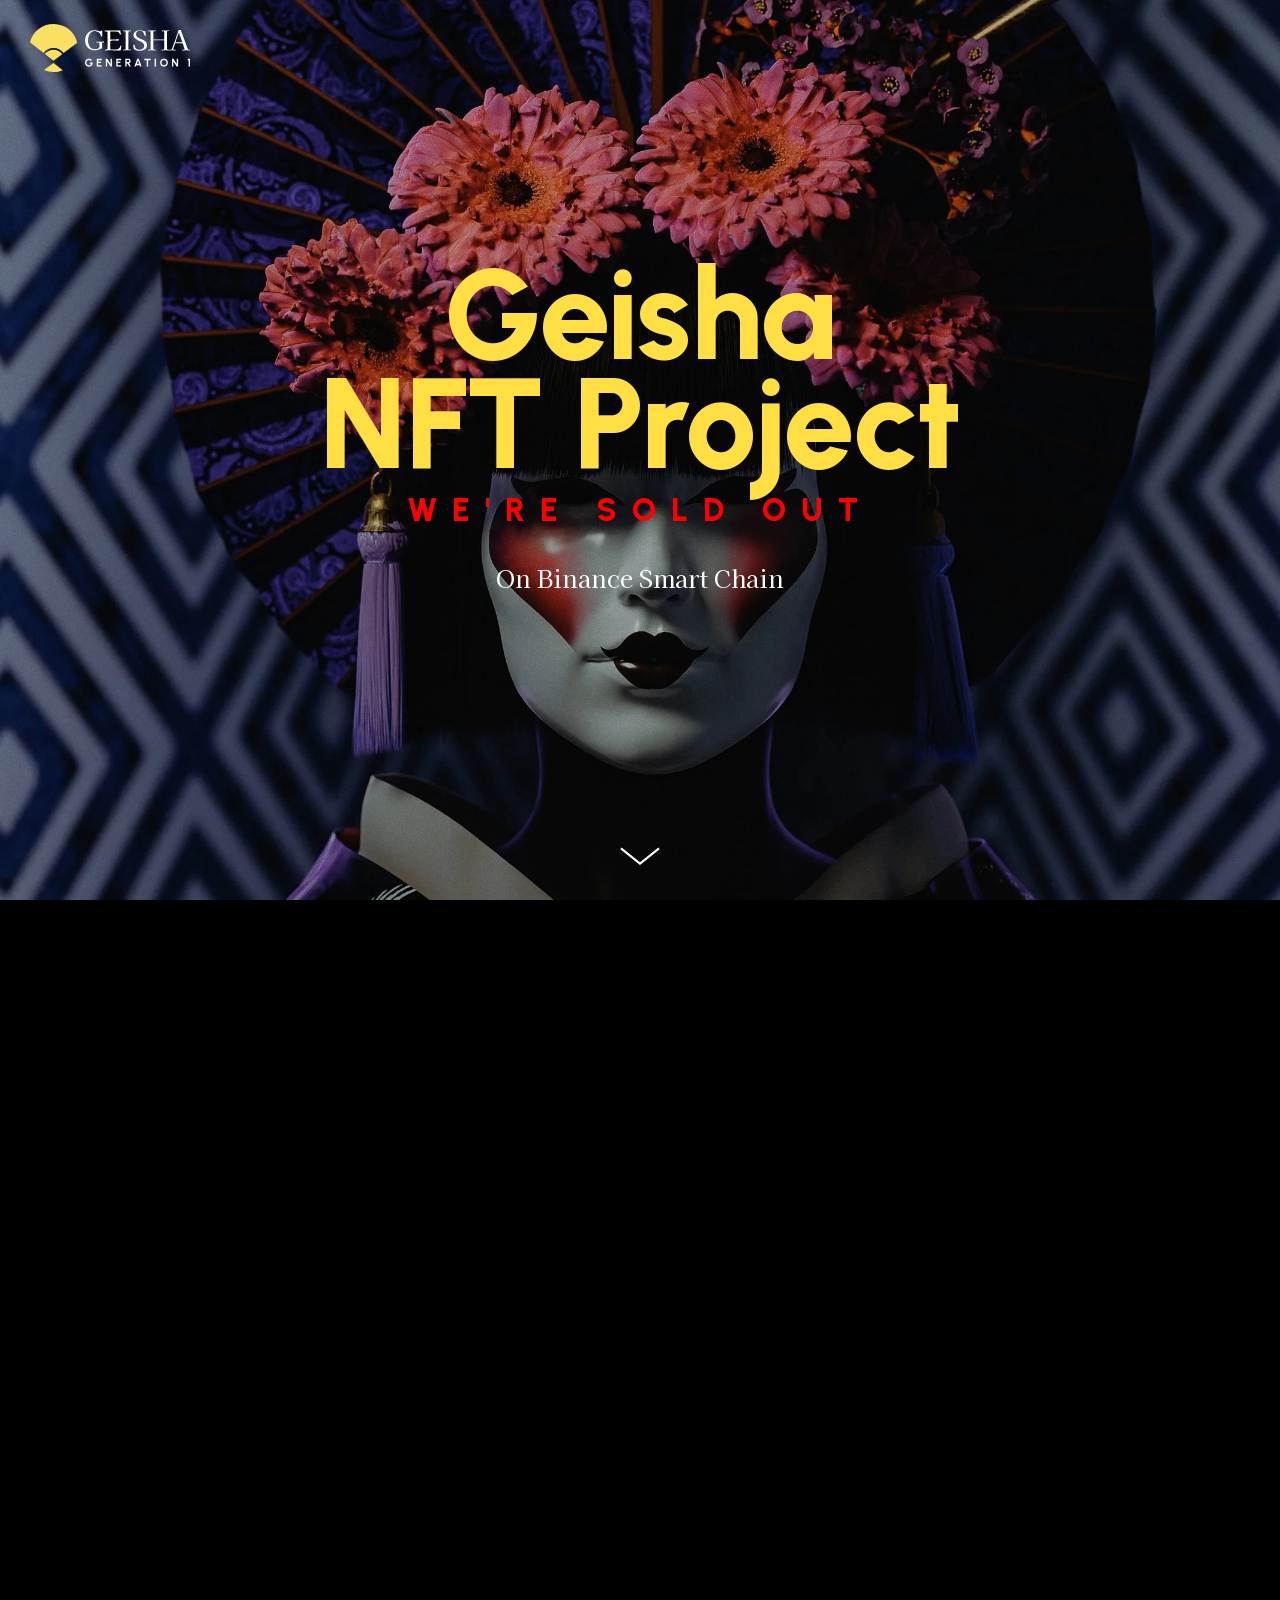
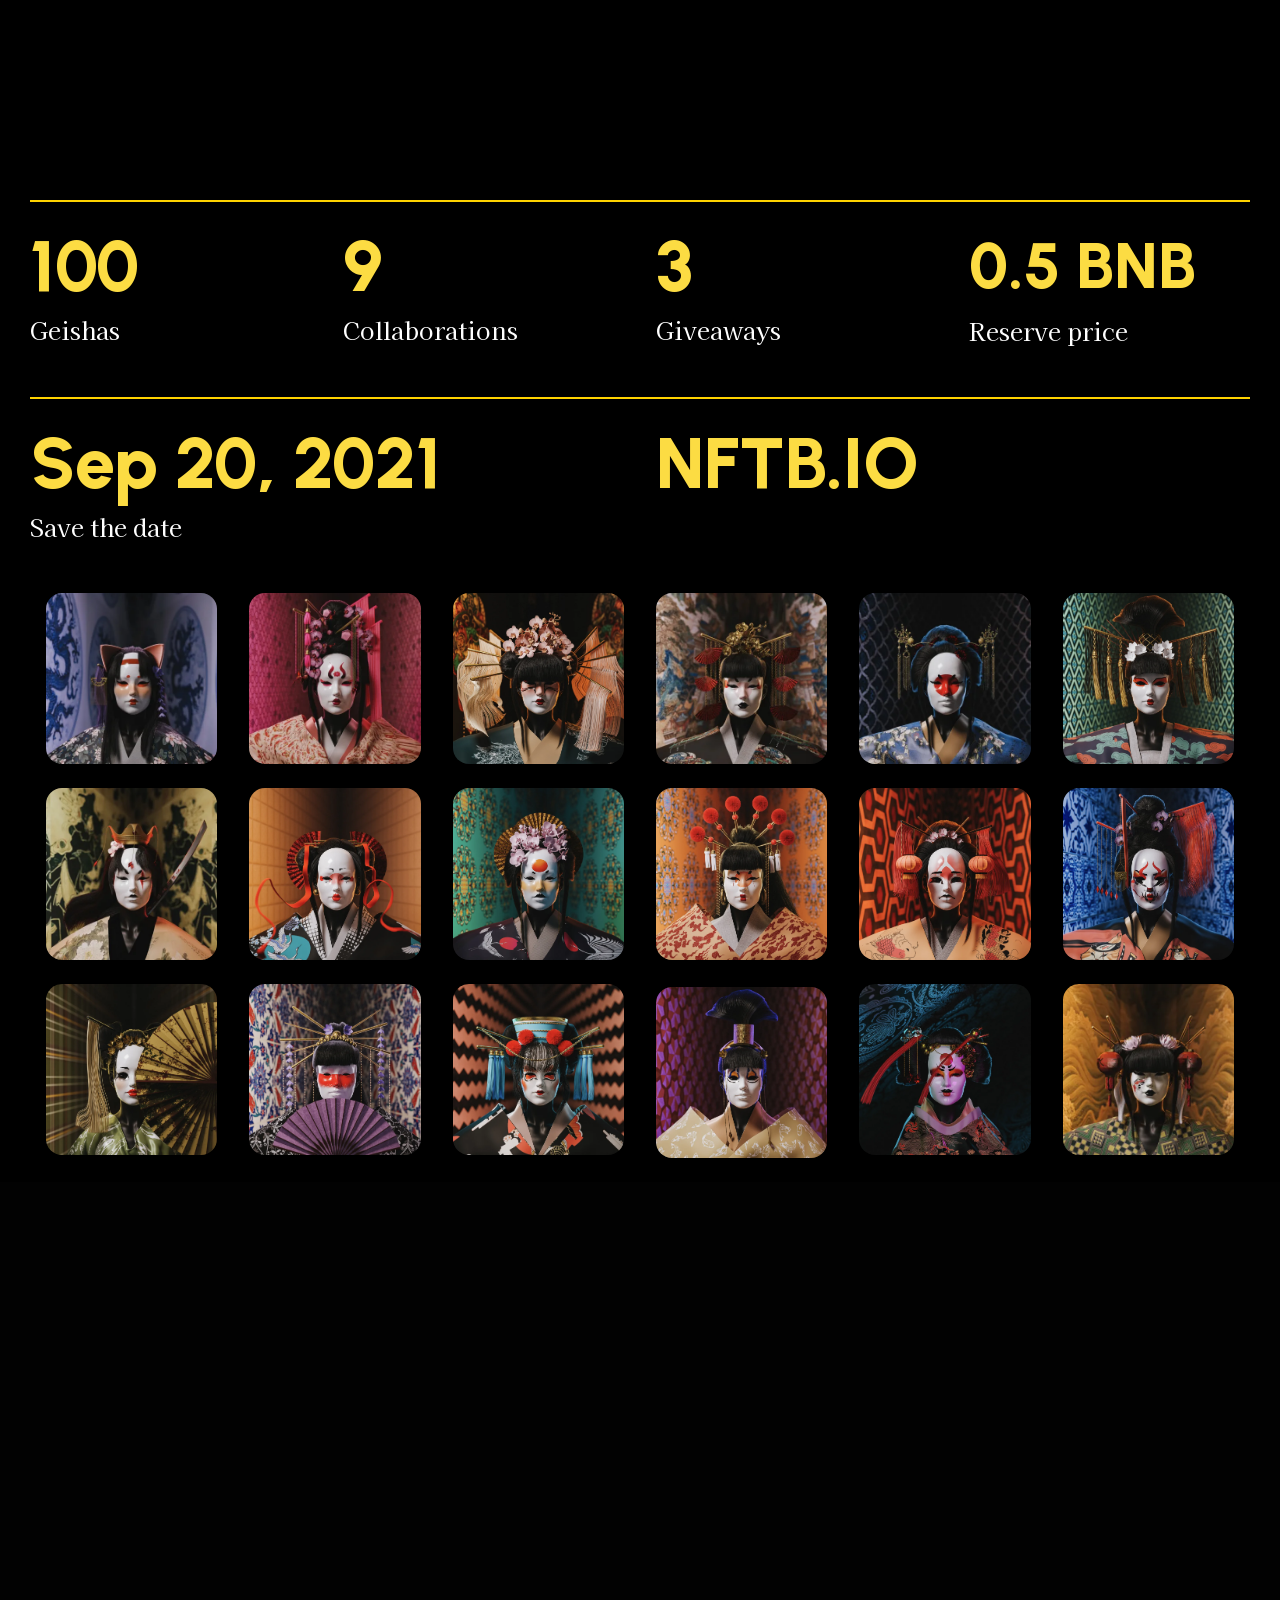
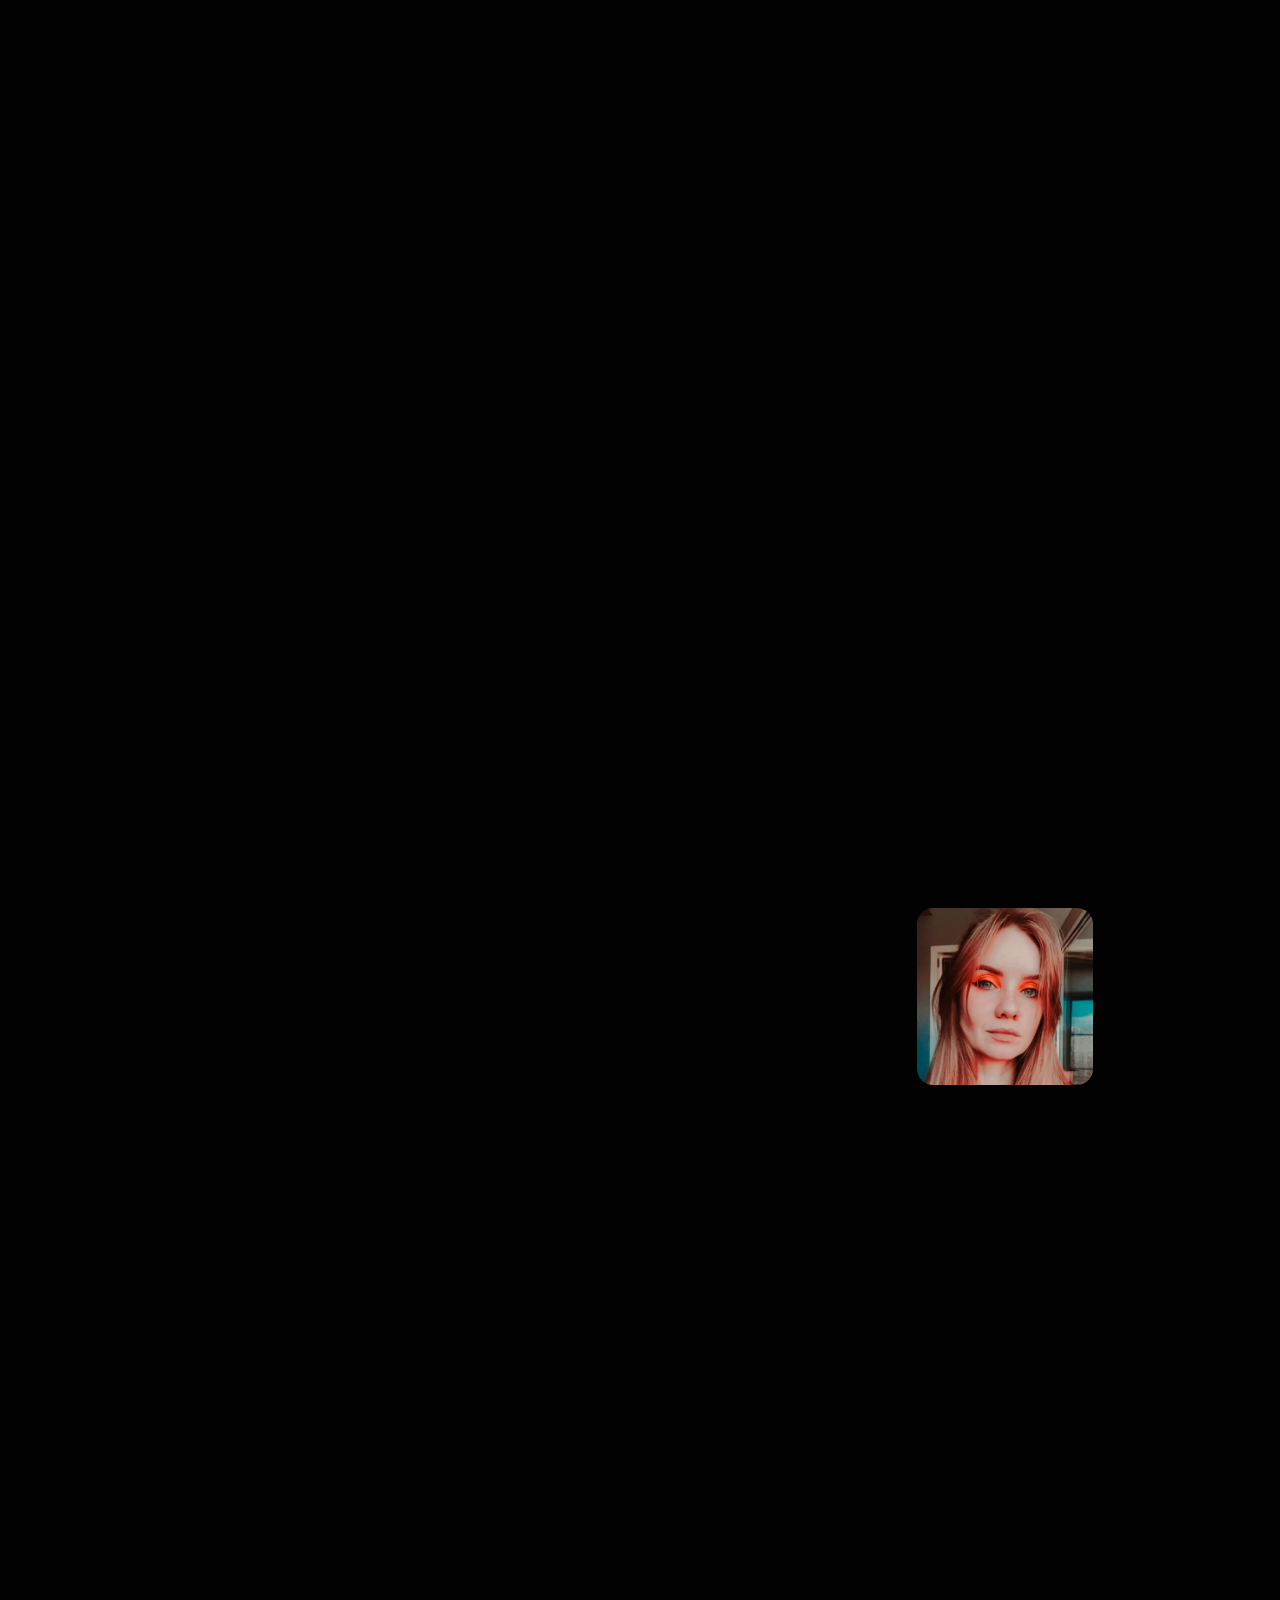
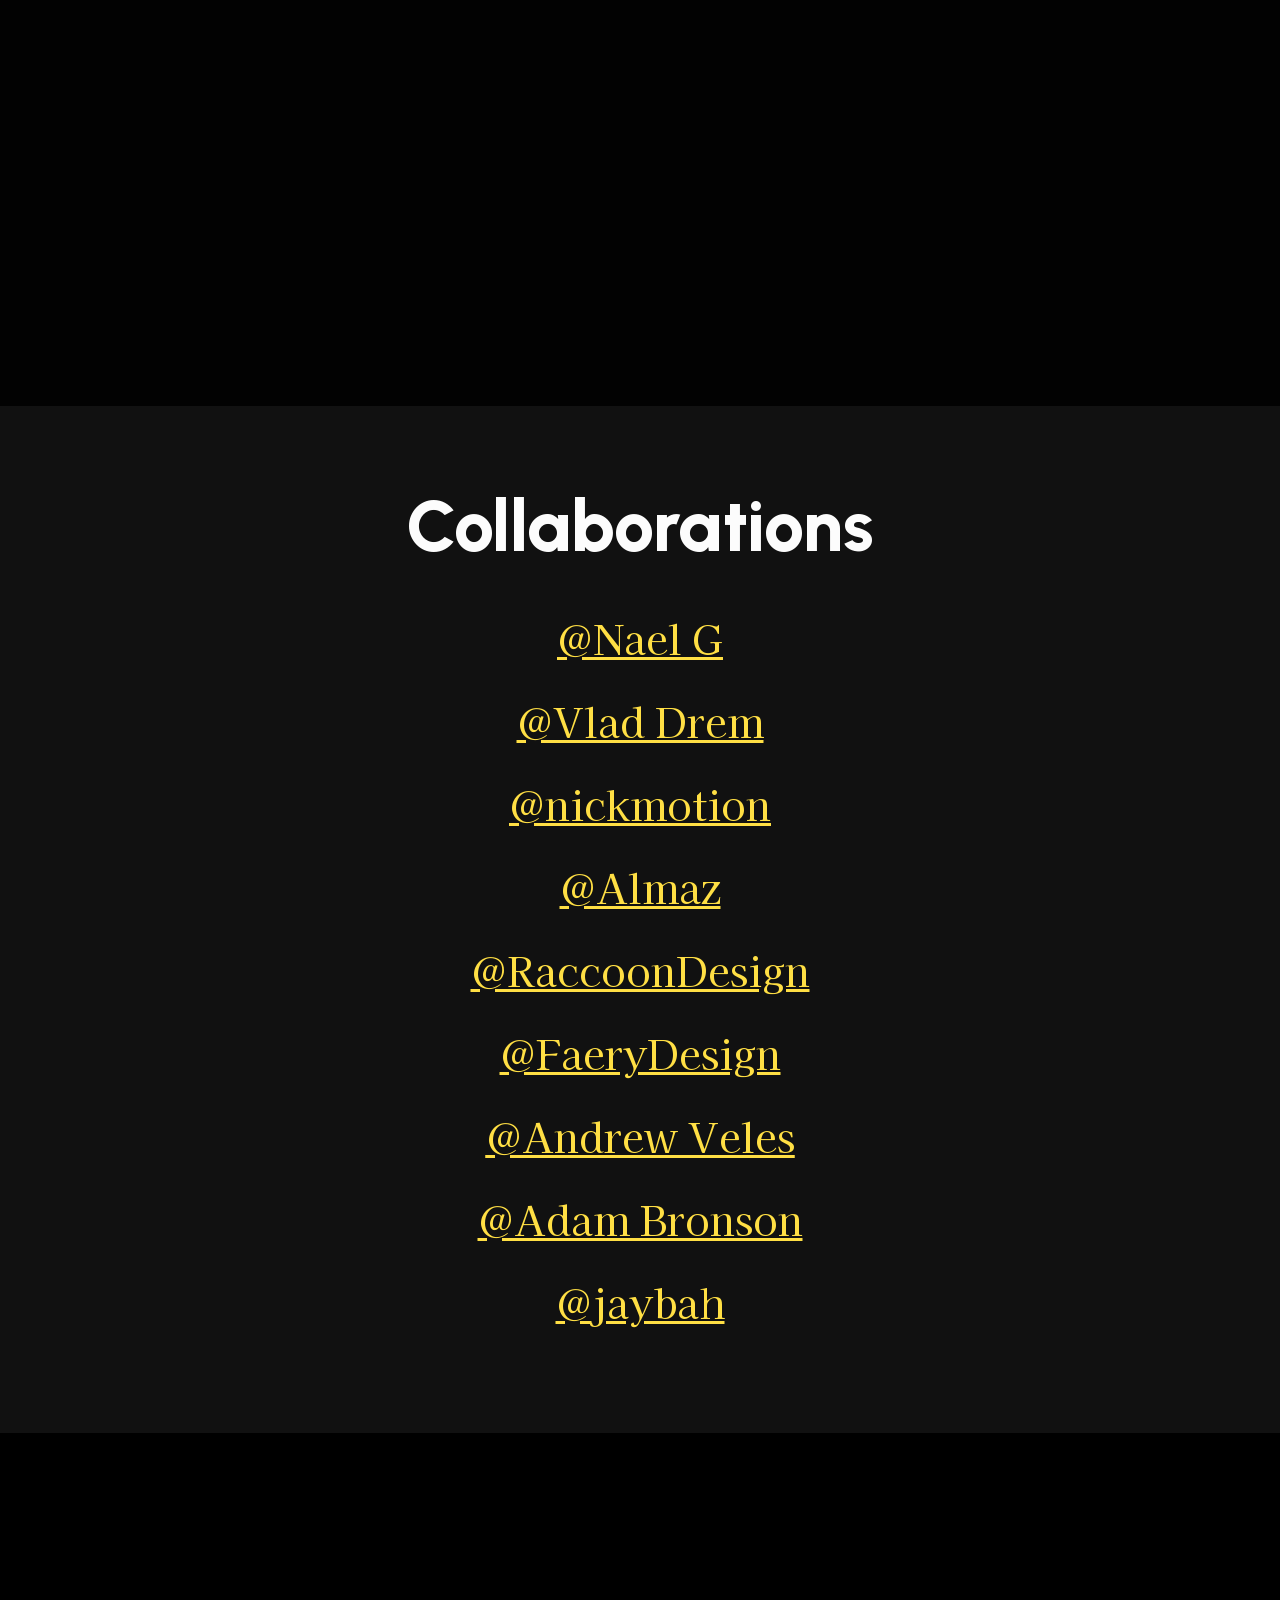
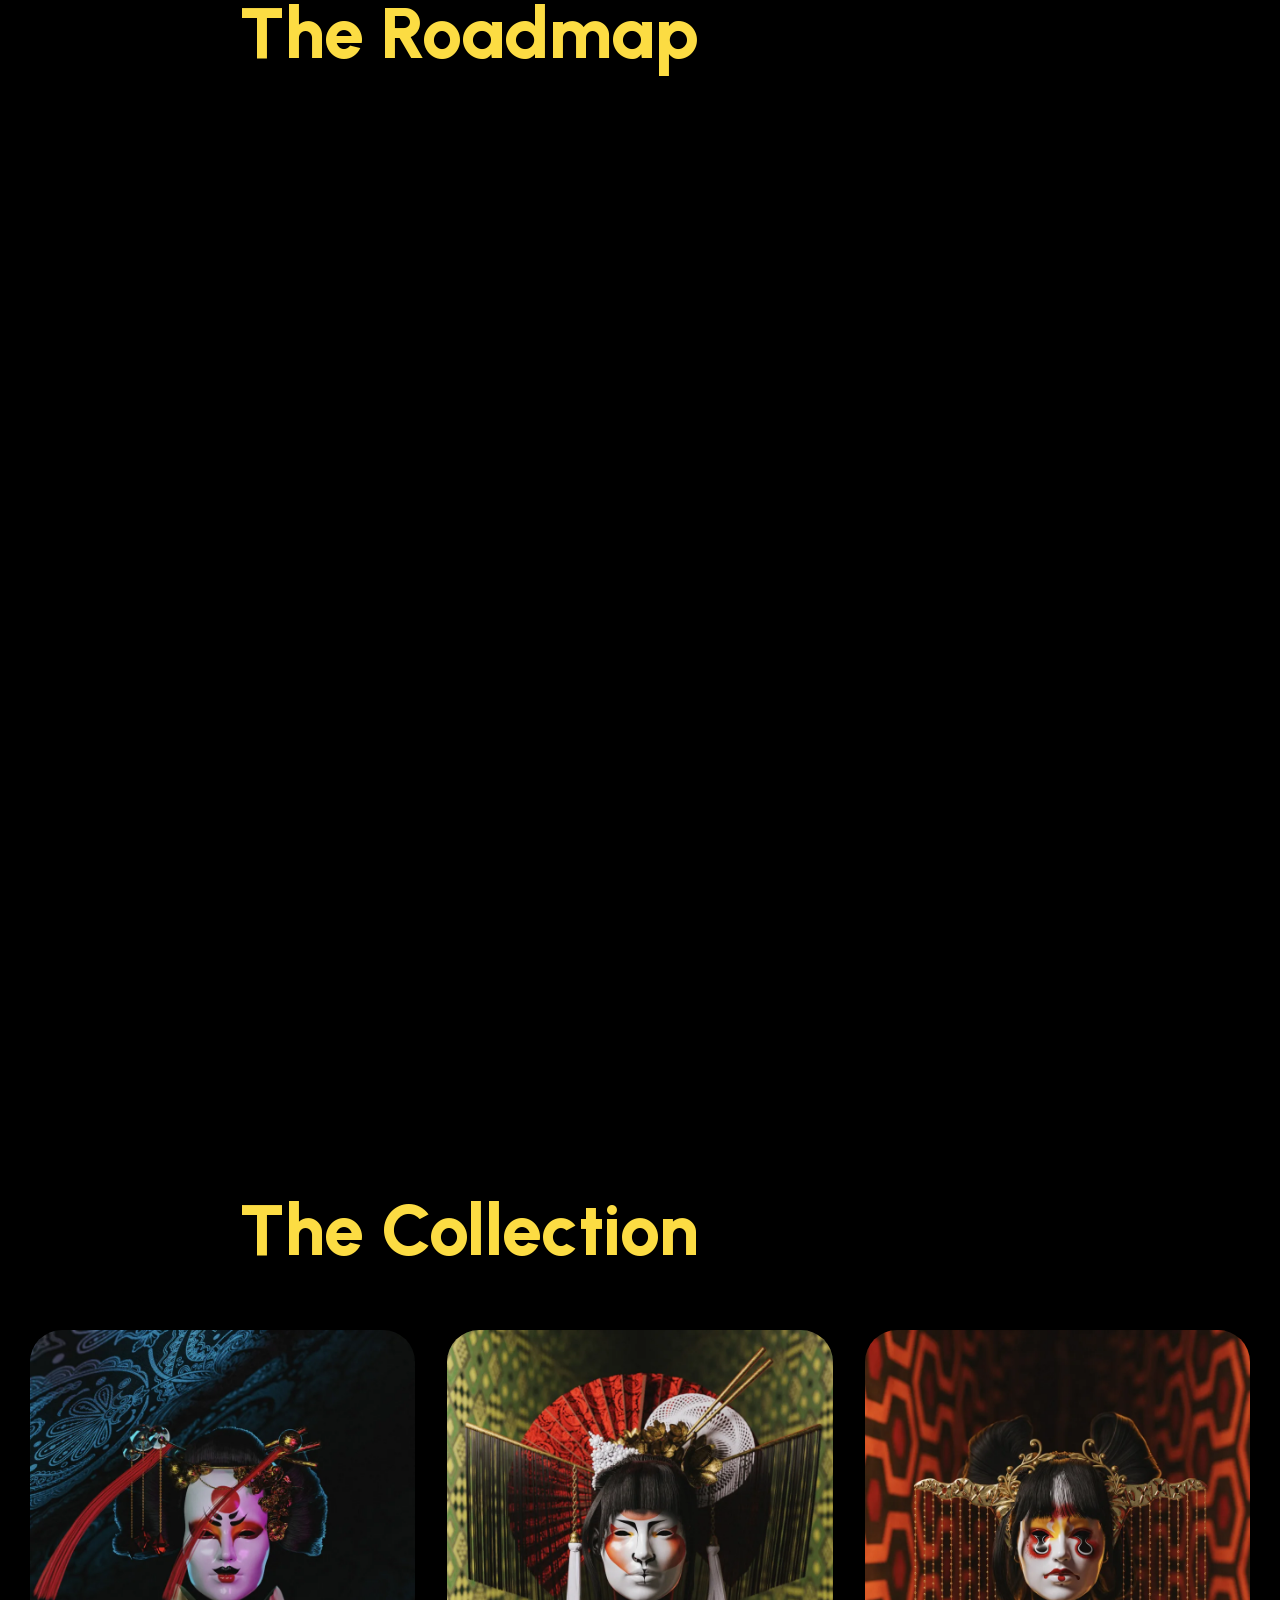
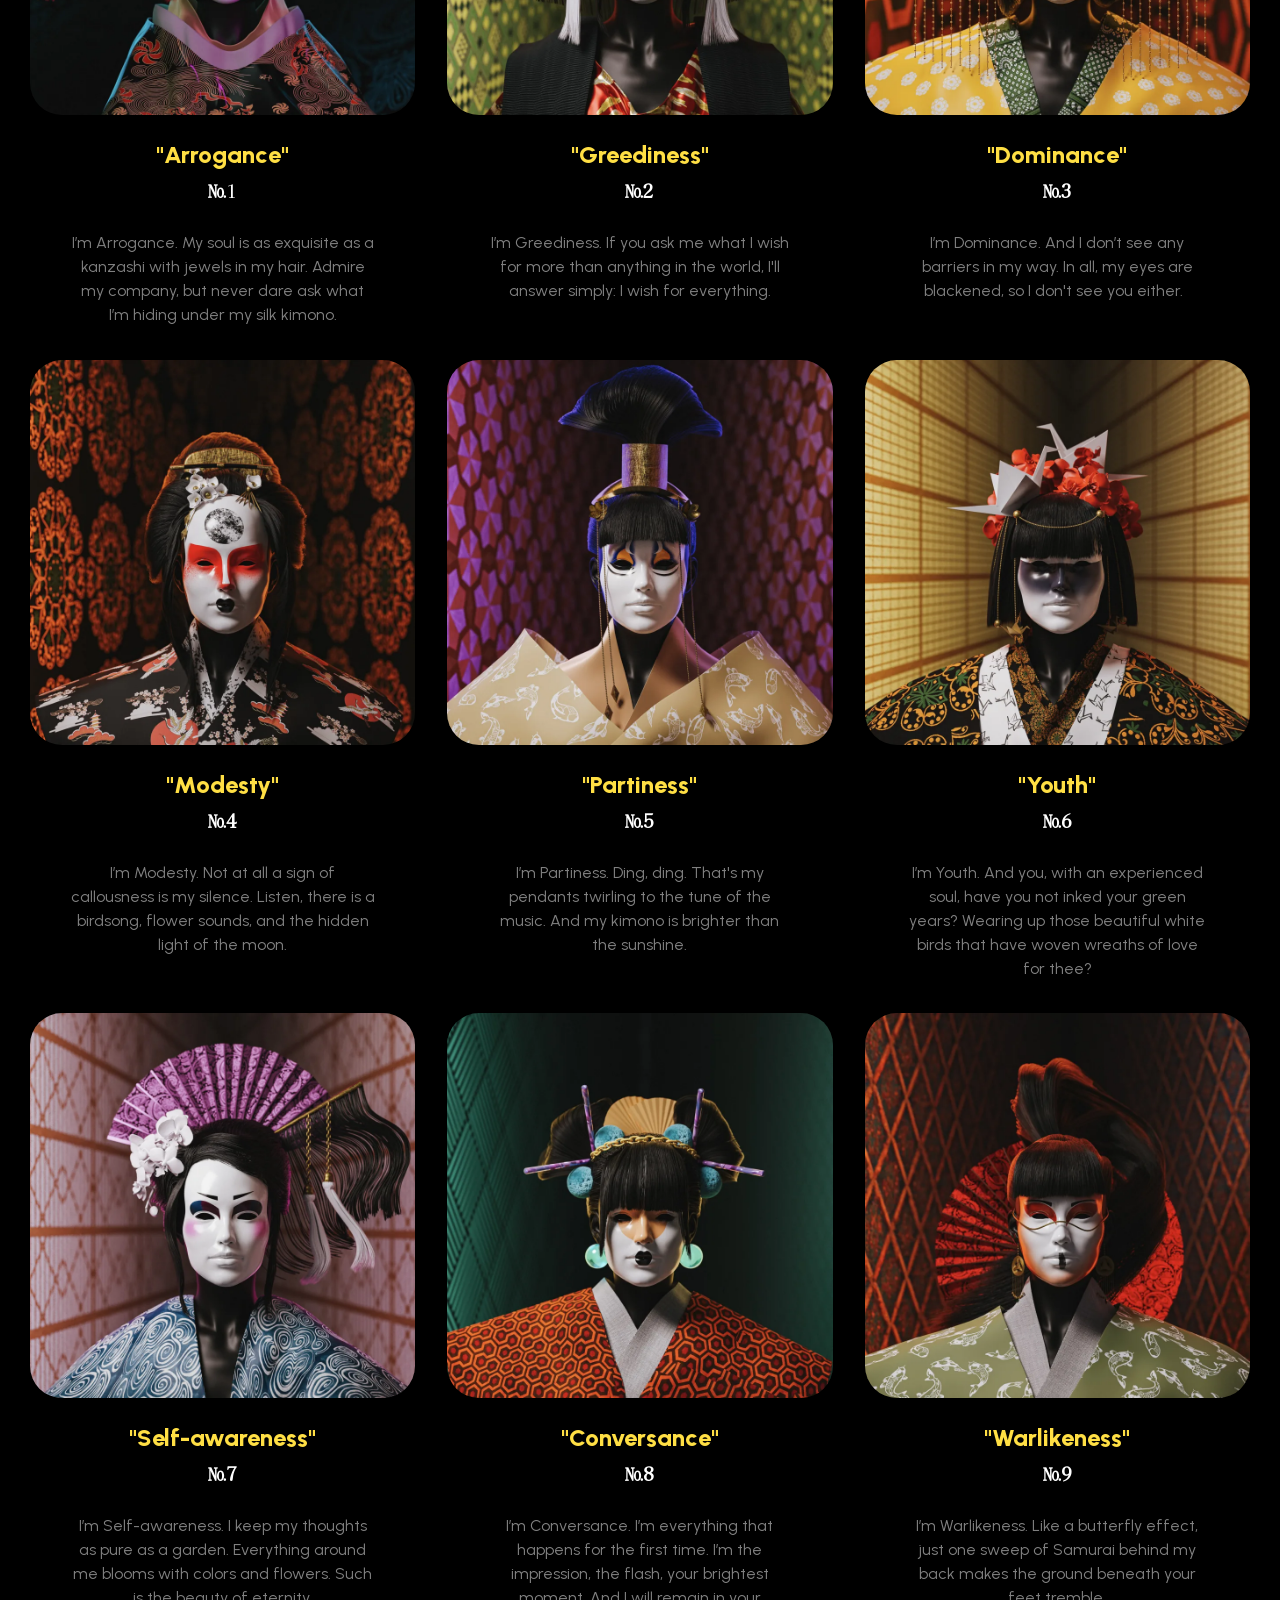
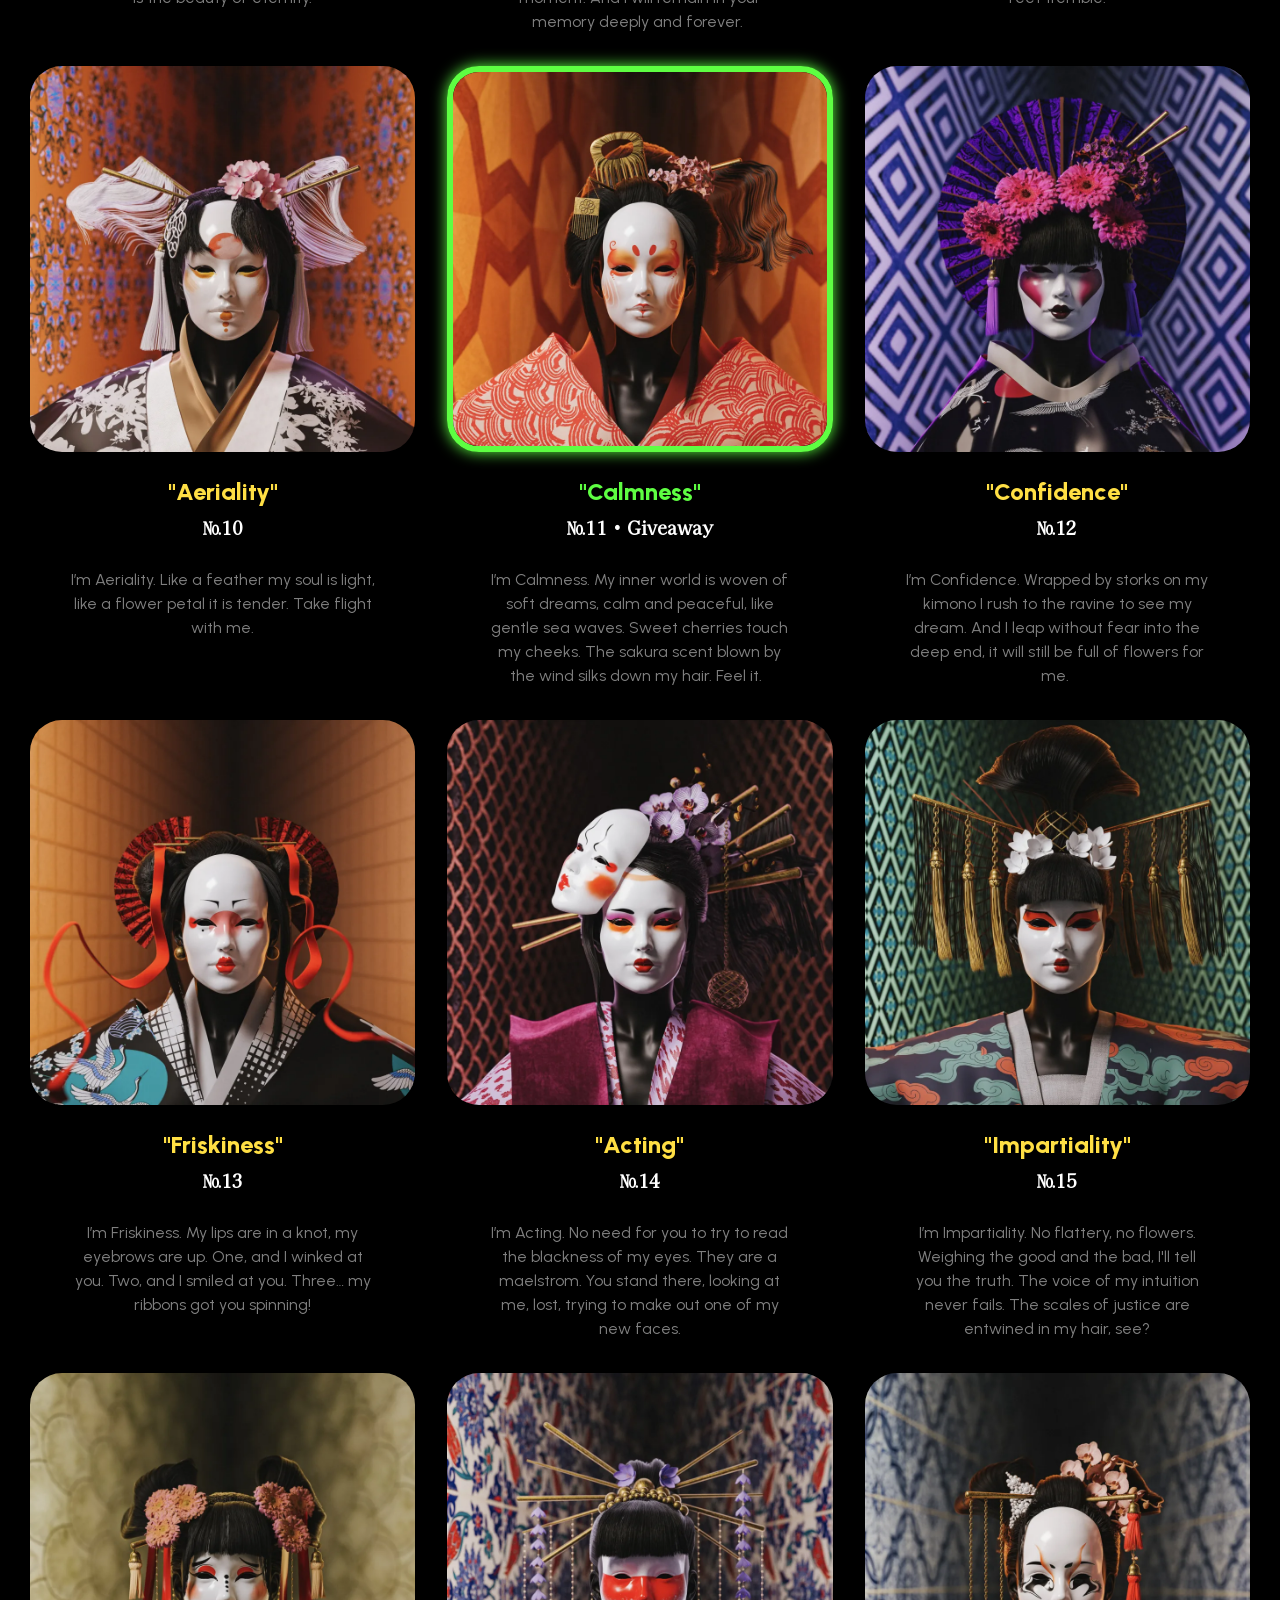
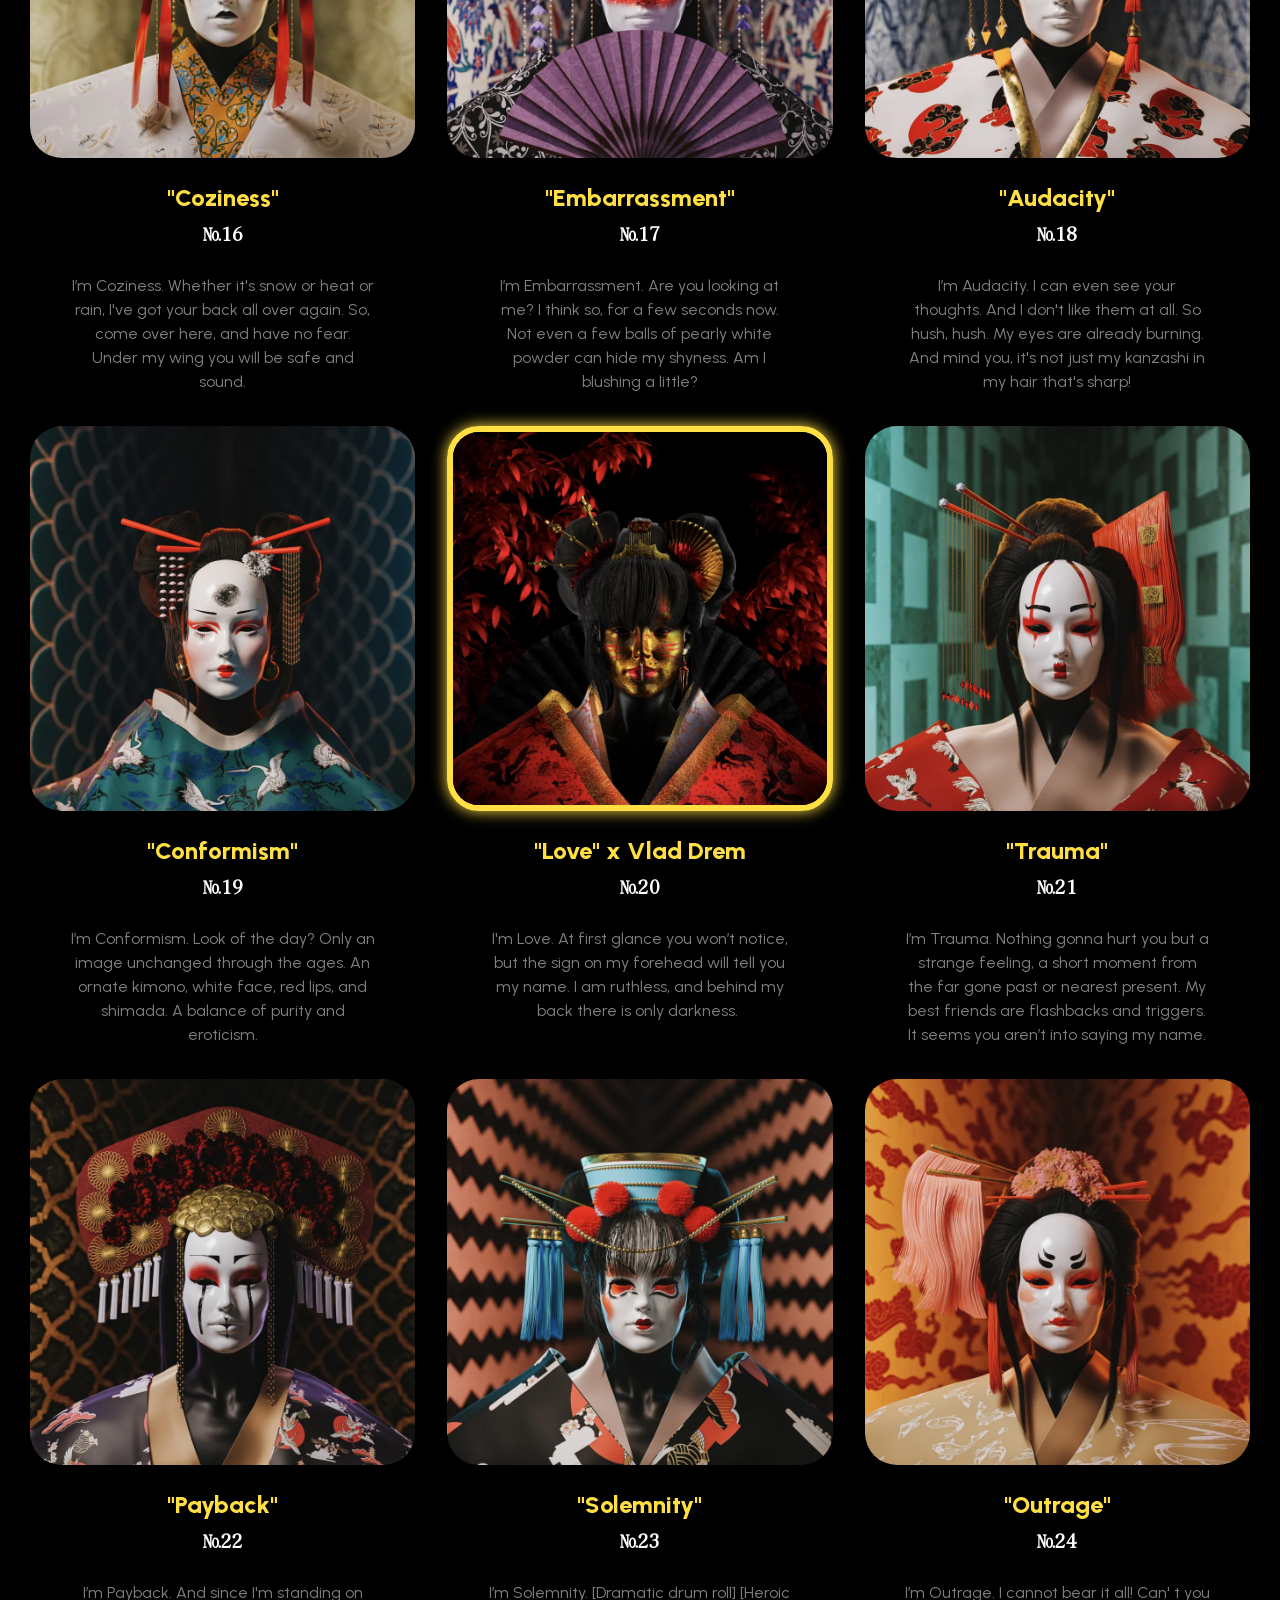
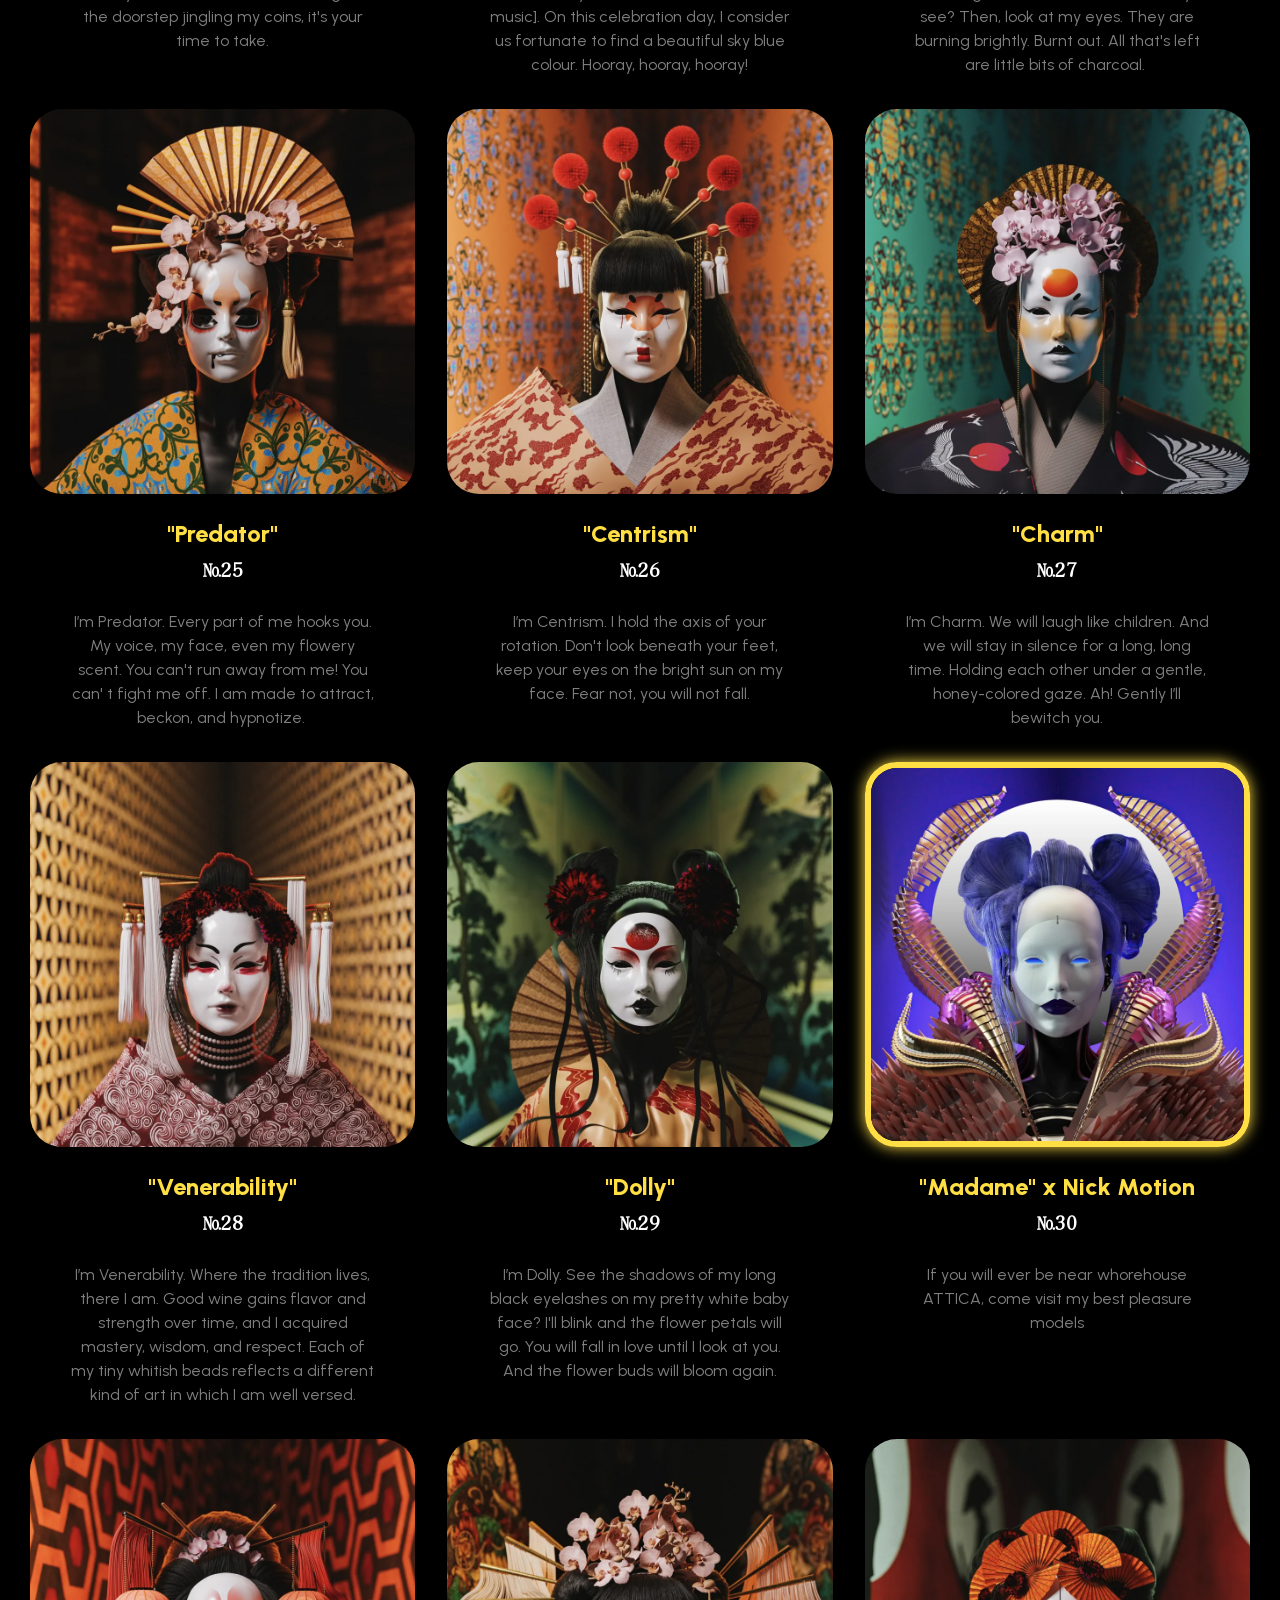
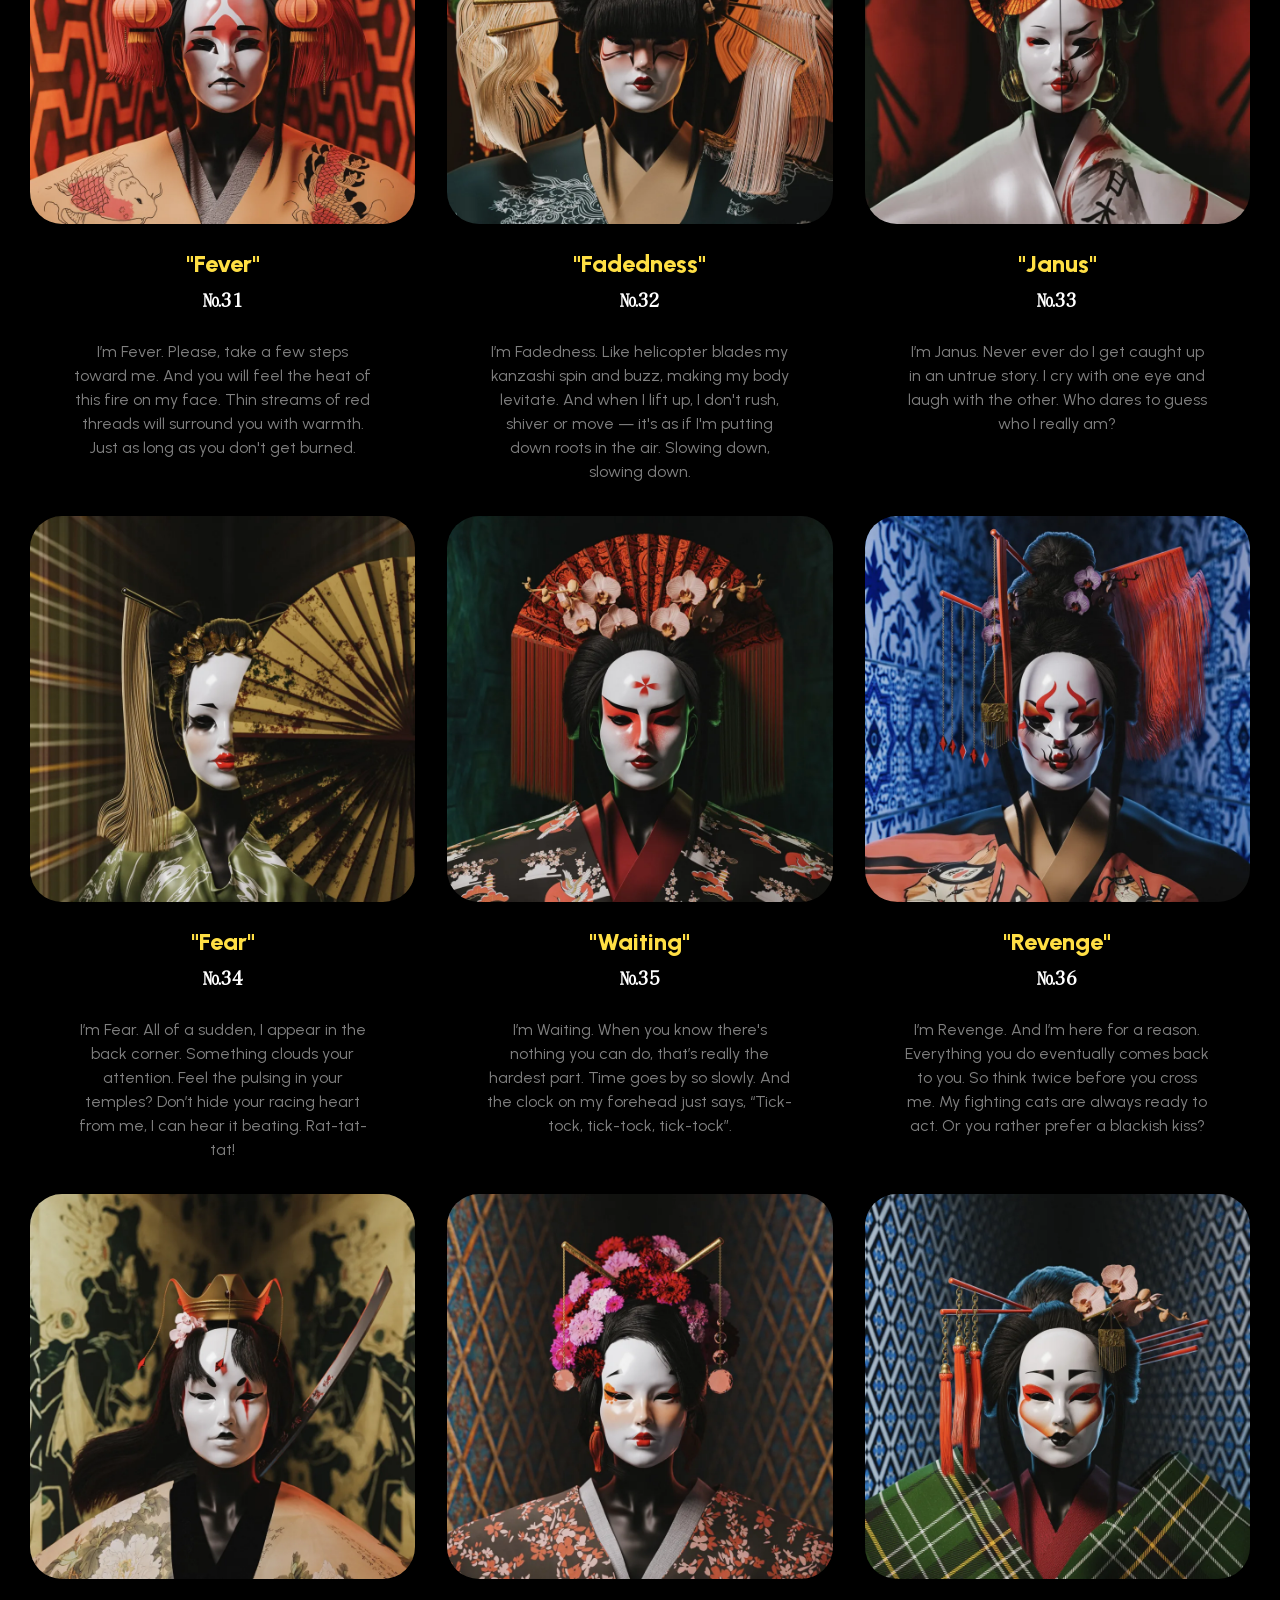
<file: geishanft/index.html>
<!DOCTYPE html>
<html lang="en">
<head>
<meta charset="utf-8">
<meta name="viewport" content="width=device-width, initial-scale=1">
<title>Geisha NFT project on Binance Smart Chain - Zoobko</title>
<meta name="description" content="The project aimed to tribute the beauty of Geisha history, style and heritage, from leading 3D artists in the industry. Many of them were working for Netflix, Disney, Starbucks, Uber, Microsoft and more.  There is series of 100 avatars that will be sold through auction on NFTb platform." />
<meta property="og:locale" content="uk_UA" />
<meta property="og:type" content="article" />
<meta property="og:title" content="Geisha NFT project on Binance Smart Chain" />
<meta property="og:description" content="The project aimed to tribute the beauty of Geisha history, style and heritage, from leading 3D artists in the industry. Many of them were working for Netflix, Disney, Starbucks, Uber, Microsoft and more.  There is series of 100 avatars that will be sold through auction on NFTb platform." />
<meta property="og:url" content="https://zoobko.com/geishanft" />
<meta property="og:site_name" content="Zoobko" />
<meta property="og:image" content="https://zoobko.com/_ext/media/geishanft/2021-09-Geisha-13-1.webp" />
<meta name="twitter:card" content="summary_large_image" />
<meta name="twitter:title" content="Geisha NFT project on Binance Smart Chain" />
<meta name="twitter:description" content="The project aimed to tribute the beauty of Geisha history, style and heritage, from leading 3D artists in the industry. Many of them were working for Netflix, Disney, Starbucks, Uber, Microsoft and more.  There is series of 100 avatars that will be sold through auction on NFTb platform." />
<meta name="twitter:image" content="https://zoobko.com/_ext/media/geishanft/2021-09-Geisha-13-1.webp" />
<link rel="canonical" href="https://zoobko.com/geishanft/">
<link rel="icon" href="../_ext/media/geishanft/2022-04-fav.webp">
<link rel="stylesheet" href="../assets/geishanft-theme.css">
<link rel="stylesheet" href="../assets/geishanft-page.css">
<link rel="stylesheet" href="../assets/geishanft.css">
<noscript><style>#content-holder *{opacity:1!important;transform:none!important;filter:none!important}</style></noscript>
</head>
<body class="wp-singular page-template-default page page-id-8 wp-theme-semplice5 dynamic-mode" data-post-type="page" data-post-id="8">
		<div id="content-holder" data-active-post="8">
			
						<header class="nav_d1ebztjzc semplice-navbar active-navbar sticky-nav  cover-transparent" data-cover-transparent="enabled" data-bg-overlay-visibility="hidden">
							<div class="container" data-nav="logo-left-menu-left">
								<div class="navbar-inner menu-type-hamburger" data-xl-width="12" data-navbar-type="container">
									<div class="navbar-left">
										<div class="logo"><a href="https://zoobko.com/" title="Zoobko"><img src="../_ext/media/geishanft/2021-09-logo.svg" alt="logo"></a></div>
										
									</div>
								</div>
							</div>
						</header>
			
					
			<div id="content-8" class="content-container active-content ">
				<div class="transition-wrap">
					<div class="sections">
						
					<section id="cover-8" class="semplice-cover" data-height="fullscreen" data-column-mode-sm="single" data-column-mode-xs="single" data-valign="center" data-layout="grid" data-gutter="no" data-justify="center" data-cover="visible" data-cover-effect="parallax" data-cover-mousemove="tilt" >
						<div class="semplice-cover-inner" data-effect-settings='{"tilt_scale":"120","tilt_max":"40","tilt_perspective":"2000"}'><a class="show-more show-more-visible semplice-event" data-event-type="helper" data-event="scrollToContent"><svg version="1.1" id="Ebene_2_1_" xmlns="http://www.w3.org/2000/svg" xmlns:xlink="http://www.w3.org/1999/xlink" x="0px" y="0px"
	 width="53px" height="20px" viewBox="0 0 53 20" enable-background="new 0 0 53 20" xml:space="preserve">
<g>
	<polygon points="26.5,17.688 9.114,3.779 10.303,2.312 26.5,15.269 42.697,2.313 43.886,3.779 	"/>
</g>
</svg>
</a><div class="cover-image-wrapper fp-bg" data-src="../_ext/media/geishanft/2021-09-Geisha-13-scaled.webp" data-width="2560" data-height="2560" data-size="cover"><div class="cover-image" style="background-image:url(../_ext/media/geishanft/2021-09-Geisha-13-scaled.webp);background-size:cover;background-position:50% 50%;background-repeat:no-repeat"></div></div><div class="container"><div id="row_cover" class="row"><div id="column_m0iuad78w" class="column" data-xl-width="8" data-md-width="12" data-lg-width="11" >
					<div class="content-wrapper">
						
				<div id="content_emsle5eef" class="column-content" data-module="text" >
					<div class="is-content"><h1 style="font-size: 7.111rem; line-height: 6rem; text-align: center;" data-font-size-xl="7.111rem" data-line-height-xl="6.000rem" data-font-size-md="7.111rem" data-line-height-md="6.000rem" data-font-size-lg="7.111rem" data-line-height-lg="6.000rem" data-font-size-sm="5.333rem" data-line-height-sm="4.444rem" data-font-size-xs="3.556rem" data-line-height-xs="3.556rem"><span style="color: rgb(255, 255, 255); letter-spacing: -0.089rem;" data-letter-spacing-xl="-0.089rem" class="style_j5m6p69vf"><span style="color: rgb(255, 223, 68);" data-letter-spacing-xs="-0.050rem">Geisha<br>NFT Project</span><br></span></h1></div>
				</div>
			
				<div id="content_jgpzxe6s8" class="column-content" data-module="text" >
					<div class="is-content"><h1 style="font-size: 1.778rem; line-height: 3.556rem; text-align: center;" data-font-size-xl="1.778rem" data-line-height-xl="3.556rem" data-font-size-md="1.778rem" data-line-height-md="3.500rem" data-font-size-lg="1.778rem" data-line-height-lg="3.556rem" data-font-size-sm="1.333rem" data-line-height-sm="2.667rem" data-font-size-xs="1.333rem" data-line-height-xs="2.222rem"><span style="letter-spacing: 0.833rem; caret-color: rgb(255, 223, 68); color: rgb(255, 0, 0);" data-letter-spacing-xl="0.833rem" class="style_j5m6p69vf" data-letter-spacing-sm="0.439rem" data-letter-spacing-xs="0.556rem">WE'RE SOLD OUT</span></h1></div>
				</div>
			
				<div id="content_gbdm4k6d5" class="column-content" data-module="text" >
					<div class="is-content"><p style="text-align: center; font-size: 1.333rem;" data-font-size-xl="1.333rem" data-font-size-xs="1.111rem" data-line-height-xs="1.778rem"><span class="style_tkgrnjfya" style="color: rgb(255, 255, 255);">On Binance Smart Chain</span></p></div>
				</div>
			
					</div>
				</div></div></div></div>
					</section>				
				
					<section id="section_bvuy94mda" class="content-block" data-column-mode-sm="single" data-column-mode-xs="single" data-height="fullscreen" data-valign="center" data-justify="center" >
						<div class="container"><div id="row_r74pko2u4" class="row"><div id="column_qfxdojw5t" class="column" data-xl-width="8" data-md-width="10" >
					<div class="content-wrapper">
						
				<div id="content_s6b51wpo2" class="column-content" data-module="text" >
					<div class="is-content"><p style="font-size: 1.333rem; line-height: 1.778rem; text-align: left;" data-font-size-xl="1.333rem" data-line-height-xl="1.778rem" data-font-size-sm="1.333rem" data-line-height-sm="1.778rem" data-font-size-xs="0.889rem" data-line-height-xs="1.333rem"><span style="letter-spacing: -0.022rem; color: rgb(255, 255, 255);" data-letter-spacing-xl="-0.022rem" class="style_tkgrnjfya" data-letter-spacing-xs="0.000rem"><a href="https://en.wikipedia.org/wiki/Geisha" style="color: rgb(255, 255, 255);"><span class="style_j5m6p69vf">Geisha (芸者)&nbsp;</span>are a class of female Japanese performance artists and entertainers trained in traditional Japanese performing arts styles, such as dance, music and singing, as well as being proficient conversationalists and hosts. Their distinct appearance is characterised by long, <span style="color: rgb(255, 223, 68);">trailing kimono</span>, <span style="color: rgb(255, 223, 68);">traditional hairstyles</span> and <span style="color: rgb(255, 223, 68);">oshiroi make-up</span>.</a></span></p><p style="font-size: 1.333rem; line-height: 1.778rem; text-align: left;" data-font-size-xl="1.333rem" data-line-height-xl="1.778rem" data-font-size-sm="1.333rem" data-line-height-sm="1.778rem" data-font-size-xs="0.889rem" data-line-height-xs="1.333rem"><span style="letter-spacing: -0.022rem; color: rgb(255, 255, 255);" data-letter-spacing-xl="-0.022rem" class="style_05h8jfa6l" data-letter-spacing-xs="0.000rem">— Wikipedia</span></p></div>
				</div>
			
					</div>
				</div></div></div>
					</section>				
				
					<section id="section_143h5puq1" class="content-block" data-column-mode-sm="multi" data-column-mode-xs="single" data-justify="center" >
						<div class="container"><div id="row_53fatwe2x" class="row"><div id="column_wgmi38y4c" class="column" data-xl-width="12" >
					<div class="content-wrapper">
						
				<div id="content_yn19h3vhb" class="column-content" data-module="spacer" >
					
				<div class="spacer-container">
					<div class="is-content">
						<div class="spacer"></div>
					</div>
				</div>
			
				</div>
			
					</div>
				</div></div><div id="row_snrks7hw4" class="row"><div id="column_tieuayxis" class="column" data-xl-width="3" >
					<div class="content-wrapper">
						
				<div id="content_z7z4o110d" class="column-content" data-module="text" >
					<div class="is-content"><p style="font-size: 4rem; line-height: 4.444rem;" data-font-size-xl="4.000rem" data-line-height-xl="4.444rem" data-font-size-lg="3.111rem" data-font-size-md="2.222rem" data-line-height-md="2.667rem" data-font-size-sm="1.333rem" data-line-height-sm="2.667rem"><span class="style_j5m6p69vf" style="color: rgb(255, 223, 68);">100</span></p></div>
				</div>
			
				<div id="content_px7yazq6k" class="column-content" data-module="text" >
					<div class="is-content"><p style="font-size: 0.778rem; line-height: 1.333rem;" data-font-size-xl="1.333rem" data-line-height-xl="2.667rem" data-font-size-md="0.889rem" data-font-size-sm="0.778rem" data-line-height-sm="1.333rem"><span style="color: #ffffff; font-family: 'Kaisei Tokumin', sans-serif;"><span style="caret-color: #ffffff;">Geishas</span></span></p></div>
				</div>
			
					</div>
				</div><div id="column_0hnpkqi5x" class="column" data-xl-width="3" >
					<div class="content-wrapper">
						
				<div id="content_y3stjhsb2" class="column-content" data-module="text" >
					<div class="is-content"><p style="font-size: 4rem; line-height: 4.444rem;" data-font-size-xl="4.000rem" data-line-height-xl="4.444rem" data-font-size-lg="3.111rem" data-font-size-md="2.222rem" data-line-height-md="2.667rem" data-font-size-sm="1.333rem" data-line-height-sm="2.667rem"><span class="style_j5m6p69vf" style="color: rgb(255, 223, 68);">9<br></span></p></div>
				</div>
			
				<div id="content_q4ux564m7" class="column-content" data-module="text" >
					<div class="is-content"><p style="font-size: 1.333rem; line-height: 2.667rem;" data-font-size-xl="1.333rem" data-line-height-xl="2.667rem" data-font-size-md="0.889rem" data-font-size-sm="0.778rem" data-line-height-sm="1.333rem"><span style="color: #ffffff; font-family: 'Kaisei Tokumin', sans-serif;"><span style="caret-color: rgb(255, 255, 255);">Collaborations</span></span></p></div>
				</div>
			
					</div>
				</div><div id="column_sjnz2b0uy" class="column" data-xl-width="3" >
					<div class="content-wrapper">
						
				<div id="content_pusa1an6k" class="column-content" data-module="text" >
					<div class="is-content"><p style="font-size: 1.333rem; line-height: 2.667rem;" data-font-size-xl="4.000rem" data-line-height-xl="4.444rem" data-font-size-lg="3.111rem" data-font-size-md="2.222rem" data-line-height-md="2.667rem" data-font-size-sm="1.333rem" data-line-height-sm="2.667rem"><span class="style_j5m6p69vf" style="color: rgb(255, 223, 68);">3</span></p></div>
				</div>
			
				<div id="content_qdd99p46o" class="column-content" data-module="text" >
					<div class="is-content"><p style="font-size: 1.333rem; line-height: 2.667rem;" data-font-size-xl="1.333rem" data-line-height-xl="2.667rem" data-font-size-md="0.889rem" data-font-size-sm="0.778rem" data-line-height-sm="1.333rem"><span style="color: #ffffff; font-family: 'Kaisei Tokumin', sans-serif;"><span style="caret-color: rgb(255, 255, 255);">Giveaways</span></span></p></div>
				</div>
			
					</div>
				</div><div id="column_e9le7srhh" class="column" data-xl-width="3" >
					<div class="content-wrapper">
						
				<div id="content_9u1ftd9hu" class="column-content" data-module="text" >
					<div class="is-content"><p style="font-size: 3.556rem; line-height: 4.444rem;" data-font-size-xl="3.556rem" data-line-height-xl="4.444rem" data-font-size-lg="3.111rem" data-font-size-md="2.222rem" data-line-height-md="2.667rem" data-font-size-sm="1.333rem" data-line-height-sm="2.667rem"><span class="style_j5m6p69vf" style="color: rgb(255, 223, 68);">0.5 BNB</span></p></div>
				</div>
			
				<div id="content_862elont1" class="column-content" data-module="text" >
					<div class="is-content"><p style="font-size: 1.333rem; line-height: 2.667rem;" data-font-size-xl="1.333rem" data-line-height-xl="2.667rem" data-font-size-md="0.889rem" data-font-size-sm="0.778rem" data-line-height-sm="1.333rem"><span style="color: #ffffff; font-family: 'Kaisei Tokumin', sans-serif;"><span style="caret-color: rgb(255, 255, 255);">Reserve price</span></span></p></div>
				</div>
			
					</div>
				</div></div></div>
					</section>				
				
					<section id="section_lt06wtgeg" class="content-block" data-column-mode-sm="multi" data-column-mode-xs="single" data-justify="center" >
						<div class="container"><div id="row_j5qgbasa2" class="row"><div id="column_e3ez9v2m6" class="column" data-xl-width="12" >
					<div class="content-wrapper">
						
				<div id="content_99vk4d5rs" class="column-content" data-module="spacer" >
					
				<div class="spacer-container">
					<div class="is-content">
						<div class="spacer"></div>
					</div>
				</div>
			
				</div>
			
					</div>
				</div></div><div id="row_ld32stwk0" class="row"><div id="column_myxoq6s3x" class="column" data-xl-width="6" >
					<div class="content-wrapper">
						
				<div id="content_2sf8cykwv" class="column-content" data-module="text" >
					<div class="is-content"><p style="font-size: 2.667rem; line-height: 3.556rem;" data-font-size-xl="4.000rem" data-line-height-xl="4.444rem" data-font-size-lg="3.111rem" data-font-size-md="2.222rem" data-line-height-md="2.667rem" data-font-size-sm="1.333rem" data-line-height-sm="2.667rem" data-font-size-xs="2.667rem" data-line-height-xs="3.556rem"><span class="style_j5m6p69vf" style="color: rgb(255, 223, 68);">Sep 20, 2021</span></p></div>
				</div>
			
				<div id="content_bsbczvftb" class="column-content" data-module="text" >
					<div class="is-content"><p style="font-size: 1.333rem; line-height: 2.667rem;" data-font-size-xl="1.333rem" data-line-height-xl="2.667rem" data-font-size-md="0.889rem" data-font-size-sm="0.778rem" data-line-height-sm="1.333rem"><span style="color: #ffffff; font-family: 'Kaisei Tokumin', sans-serif;"><span style="caret-color: #ffffff;">Save the date</span></span></p></div>
				</div>
			
					</div>
				</div><div id="column_jvydlw179" class="column" data-xl-width="6" >
					<div class="content-wrapper">
						
				<div id="content_bridklmq4" class="column-content" data-module="text" >
					<div class="is-content"><p style="font-size: 4rem; line-height: 4.444rem;" data-font-size-xl="4.000rem" data-line-height-xl="4.444rem" data-font-size-lg="3.111rem" data-font-size-md="2.222rem" data-line-height-md="2.667rem" data-font-size-sm="1.333rem" data-line-height-sm="2.667rem" data-font-size-xs="2.667rem" data-line-height-xs="3.556rem"><span class="style_j5m6p69vf" style="color: rgb(255, 223, 68);">NFTB.IO</span></p></div>
				</div>
			
					</div>
				</div></div></div>
					</section>				
				
					<section id="section_pl10u5p9o" class="content-block scale" data-column-mode-sm="multi" data-column-mode-xs="multi" data-layout="fluid" data-gutter="yes" >
						<div class="container"><div id="row_sfo0mwj6o" class="row"><div id="column_ry6hopdbd" class="column" data-xl-width="2" >
					<div class="content-wrapper">
						
				<div id="content_f67jjasle" class="column-content" data-module="image" >
					<div class="ce-image" data-align="left"><img class="is-content"  src="../_ext/media/geishanft/2021-09-Geisha-48.webp" width="1200" height="1200" alt="Geisha-48" caption="" data-width="original" data-scaling="no"></div>
				</div>
			
					</div>
				</div><div id="column_tldtv5djj" class="column" data-xl-width="2" >
					<div class="content-wrapper">
						
				<div id="content_ma4tvbagf" class="column-content" data-module="image" >
					<div class="ce-image" data-align="left"><img class="is-content"  src="../_ext/media/geishanft/2021-09-Geisha-49.webp" width="1200" height="1200" alt="Geisha-49" caption="" data-width="original" data-scaling="no"></div>
				</div>
			
					</div>
				</div><div id="column_j25cj4b53" class="column" data-xl-width="2" >
					<div class="content-wrapper">
						
				<div id="content_zw2o2xwwt" class="column-content" data-module="image" >
					<div class="ce-image" data-align="left"><img class="is-content"  src="../_ext/media/geishanft/2021-09-Geisha-41.webp" width="1200" height="1200" alt="Geisha-41" caption="" data-width="original" data-scaling="no"></div>
				</div>
			
					</div>
				</div><div id="column_mp8psko0k" class="column" data-xl-width="2" >
					<div class="content-wrapper">
						
				<div id="content_9hxvjg0hl" class="column-content" data-module="image" >
					<div class="ce-image" data-align="left"><img class="is-content"  src="../_ext/media/geishanft/2021-09-Geisha-43.webp" width="1200" height="1200" alt="Geisha-43" caption="" data-width="original" data-scaling="no"></div>
				</div>
			
					</div>
				</div><div id="column_26hikrrzt" class="column" data-xl-width="2" >
					<div class="content-wrapper">
						
				<div id="content_826goph2y" class="column-content" data-module="image" >
					<div class="ce-image" data-align="left"><img class="is-content"  src="../_ext/media/geishanft/2021-09-Geisha-38.webp" width="1200" height="1200" alt="Geisha-38" caption="" data-width="original" data-scaling="no"></div>
				</div>
			
					</div>
				</div><div id="column_kwgsygt0v" class="column" data-xl-width="2" >
					<div class="content-wrapper">
						
				<div id="content_m2o2blbtc" class="column-content" data-module="image" >
					<div class="ce-image" data-align="left"><img class="is-content"  src="../_ext/media/geishanft/2021-09-Geisha-15.webp" width="1200" height="1200" alt="Geisha-15" caption="" data-width="original" data-scaling="no"></div>
				</div>
			
					</div>
				</div></div></div>
					</section>				
				
					<section id="section_vcasjg6w8" class="content-block scale" data-column-mode-sm="multi" data-column-mode-xs="multi" data-layout="fluid" >
						<div class="container"><div id="row_kwsxcbudt" class="row"><div id="column_mrts12jic" class="column" data-xl-width="2" >
					<div class="content-wrapper">
						
				<div id="content_r6bkw0dj7" class="column-content" data-module="image" >
					<div class="ce-image" data-align="left"><img class="is-content"  src="../_ext/media/geishanft/2021-09-Geisha-36.webp" width="1200" height="1200" alt="Geisha-36" caption="" data-width="original" data-scaling="no"></div>
				</div>
			
					</div>
				</div><div id="column_zs1f50zqy" class="column" data-xl-width="2" >
					<div class="content-wrapper">
						
				<div id="content_1dny6s8mj" class="column-content" data-module="image" >
					<div class="ce-image" data-align="left"><img class="is-content"  src="../_ext/media/geishanft/2021-09-Geisha-12.webp" width="1200" height="1200" alt="Geisha-12" caption="" data-width="original" data-scaling="no"></div>
				</div>
			
					</div>
				</div><div id="column_vuayii3zr" class="column" data-xl-width="2" >
					<div class="content-wrapper">
						
				<div id="content_3wrpxhuld" class="column-content" data-module="image" >
					<div class="ce-image" data-align="left"><img class="is-content"  src="../_ext/media/geishanft/2021-09-Geisha-26.webp" width="1200" height="1200" alt="Geisha-26" caption="" data-width="original" data-scaling="no"></div>
				</div>
			
					</div>
				</div><div id="column_ol6u4yczs" class="column" data-xl-width="2" >
					<div class="content-wrapper">
						
				<div id="content_cocittzi6" class="column-content" data-module="image" >
					<div class="ce-image" data-align="left"><img class="is-content"  src="../_ext/media/geishanft/2021-09-Geisha-23.webp" width="1200" height="1200" alt="Geisha-23" caption="" data-width="original" data-scaling="no"></div>
				</div>
			
					</div>
				</div><div id="column_ifu72p7pk" class="column" data-xl-width="2" >
					<div class="content-wrapper">
						
				<div id="content_1zjhmjn1e" class="column-content" data-module="image" >
					<div class="ce-image" data-align="left"><img class="is-content"  src="../_ext/media/geishanft/2021-09-Geisha-25.webp" width="1200" height="1200" alt="Geisha-25" caption="" data-width="original" data-scaling="no"></div>
				</div>
			
					</div>
				</div><div id="column_5e47vcc6l" class="column" data-xl-width="2" >
					<div class="content-wrapper">
						
				<div id="content_c6rkb5axr" class="column-content" data-module="image" >
					<div class="ce-image" data-align="left"><img class="is-content"  src="../_ext/media/geishanft/2021-09-Geisha-39.webp" width="1200" height="1200" alt="Geisha-39" caption="" data-width="original" data-scaling="no"></div>
				</div>
			
					</div>
				</div></div></div>
					</section>				
				
					<section id="section_ty6cgihj3" class="content-block scale" data-column-mode-sm="multi" data-column-mode-xs="multi" data-layout="fluid" data-gutter="yes" >
						<div class="container"><div id="row_lw1srrju4" class="row"><div id="column_cg1myeska" class="column" data-xl-width="2" >
					<div class="content-wrapper">
						
				<div id="content_bpc1uperd" class="column-content" data-module="image" >
					<div class="ce-image" data-align="left"><img class="is-content"  src="../_ext/media/geishanft/2021-09-Geisha-35.webp" width="1200" height="1200" alt="Geisha-35" caption="" data-width="original" data-scaling="no"></div>
				</div>
			
					</div>
				</div><div id="column_lrqy8z5le" class="column" data-xl-width="2" >
					<div class="content-wrapper">
						
				<div id="content_77ihs8p66" class="column-content" data-module="image" >
					<div class="ce-image" data-align="left"><img class="is-content"  src="../_ext/media/geishanft/2021-09-Geisha-17.webp" width="1200" height="1200" alt="Geisha-17" caption="" data-width="original" data-scaling="no"></div>
				</div>
			
					</div>
				</div><div id="column_te0cb2h27" class="column" data-xl-width="2" >
					<div class="content-wrapper">
						
				<div id="content_pm1oza403" class="column-content" data-module="image" >
					<div class="ce-image" data-align="left"><img class="is-content"  src="../_ext/media/geishanft/2021-09-Geisha-21.webp" width="1200" height="1200" alt="Geisha-21" caption="" data-width="original" data-scaling="no"></div>
				</div>
			
					</div>
				</div><div id="column_mbokygxi3" class="column" data-xl-width="2" >
					<div class="content-wrapper">
						
				<div id="content_zy527p8jg" class="column-content" data-module="image" >
					<div class="ce-image" data-align="left"><img class="is-content"  src="../_ext/media/geishanft/2021-09-Geisha-5.webp" width="1200" height="1200" alt="Geisha-5" caption="" data-width="original" data-scaling="no"></div>
				</div>
			
					</div>
				</div><div id="column_r5y2yhkcu" class="column" data-xl-width="2" >
					<div class="content-wrapper">
						
				<div id="content_lq8srjcoz" class="column-content" data-module="image" >
					<div class="ce-image" data-align="left"><img class="is-content"  src="../_ext/media/geishanft/2021-09-Geisha-1.webp" width="1200" height="1200" alt="Geisha-1" caption="" data-width="original" data-scaling="no"></div>
				</div>
			
					</div>
				</div><div id="column_99gvo8baf" class="column" data-xl-width="2" >
					<div class="content-wrapper">
						
				<div id="content_c1x2d51a3" class="column-content" data-module="image" >
					<div class="ce-image" data-align="left"><img class="is-content"  src="../_ext/media/geishanft/2021-09-Geisha-42.webp" width="1200" height="1200" alt="Geisha-42" caption="" data-width="original" data-scaling="no"></div>
				</div>
			
					</div>
				</div></div></div>
					</section>				
				
					<section id="section_qx2dzzs57" class="content-block" data-column-mode-sm="single" data-column-mode-xs="single" data-layout="grid" data-justify="center" >
						<div class="container"><div id="row_3mwhp51q5" class="row"><div id="column_sjabc8189" class="column" data-xl-width="8" data-md-width="10" >
					<div class="content-wrapper">
						
				<div id="content_2zaxr5sed" class="column-content" data-module="text" >
					<div class="is-content"><p style="font-size: 1.778rem; line-height: 2.222rem;" data-font-size-xl="4.000rem" data-line-height-xl="4.444rem" data-font-size-sm="2.667rem" data-line-height-sm="3.111rem" data-font-size-xs="1.778rem" data-line-height-xs="2.222rem"><span class="style_j5m6p69vf" style="color: rgb(255, 223, 68);">The Project&nbsp;</span></p></div>
				</div>
			
				<div id="content_2sgxbbrh6" class="column-content" data-module="text" >
					<div class="is-content"><p style="font-size: 2.222rem; line-height: 2.667rem;" data-font-size-xl="2.222rem" data-line-height-xl="2.667rem" data-font-size-lg="1.333rem" data-line-height-lg="1.778rem" data-font-size-md="1.333rem" data-line-height-md="1.778rem" data-font-size-sm="1.333rem" data-line-height-sm="1.778rem" data-font-size-xs="0.889rem" data-line-height-xs="1.333rem"><span class="style_tkgrnjfya" style="color: rgb(255, 255, 255);" data-letter-spacing-xs="0.000rem">Geisha NFT Project (Generation 1) is series of 100 characters available for auction on NFTb platform. Each geisha has its own unique properties that gonna be presented in the metaverse once technology is ready for this.&nbsp;</span></p><p style="font-size: 2.222rem; line-height: 2.667rem;" data-font-size-xl="2.222rem" data-line-height-xl="2.667rem" data-font-size-lg="1.333rem" data-line-height-lg="1.778rem" data-font-size-md="1.333rem" data-line-height-md="1.778rem" data-font-size-sm="1.333rem" data-line-height-sm="1.778rem" data-font-size-xs="0.889rem" data-line-height-xs="1.333rem"><span class="style_tkgrnjfya" style="color: rgb(255, 255, 255);" data-letter-spacing-xs="0.000rem">The project aimed to tribute the beauty of Geisha history, style and heritage, in collaboration with leading 3D artists in the industry. Many of them were working for Netflix, Disney, Starbucks, Uber, Microsoft and more.</span></p><p style="font-size: 2.222rem; line-height: 2.667rem;" data-font-size-xl="2.222rem" data-line-height-xl="2.667rem" data-font-size-lg="1.333rem" data-line-height-lg="1.778rem" data-font-size-md="1.333rem" data-line-height-md="1.778rem" data-font-size-sm="1.333rem" data-line-height-sm="1.778rem" data-font-size-xs="0.889rem" data-line-height-xs="1.333rem"><span class="style_tkgrnjfya" style="color: rgb(255, 255, 255);" data-letter-spacing-xs="0.000rem">Follow us on <span style="color: rgb(255, 223, 68);"><a href="https://twitter.com/@geishaproject" style="color: rgb(255, 223, 68);" target="_blank" rel="noopener">Twitter</a></span> to not to miss an update.&nbsp;</span></p></div>
				</div>
			
				<div id="content_j1wiogtgr" class="column-content" data-module="button" >
					
				<div class="ce-button" data-align="left">
					<div class="is-content" data-width="auto">
						<a  data-font="style_j5m6p69vf" href="https://nftb.io/user/0x2b835f1ef63a8a88cd573c9331b7a0ded25ffd17/" target="_blank">Explore on NFTb </a>
					</div>
				</div>
			
				</div>
			
					</div>
				</div></div></div>
					</section>				
				
					<section id="section_ap4t11tgr" class="content-block" data-column-mode-sm="single" data-column-mode-xs="single" data-layout="grid" data-justify="center" >
						<div class="container"><div id="row_nhpke4sue" class="row"><div id="column_m7h35n1rx" class="column spacer-column" data-xl-width="7" data-lg-width="4" data-md-width="4" >
					<div class="content-wrapper">
						
					</div>
				</div><div id="column_07afbzzls" class="column" data-xl-width="2" data-lg-width="2" data-md-width="4" >
					<div class="content-wrapper">
						
				<div id="content_yxq4hbe5h" class="column-content" data-module="image" >
					<div class="ce-image" data-align="left"><img class="is-content"  src="../_ext/media/geishanft/2021-09-Photo.webp" width="500" height="500" alt="Photo" caption="" data-width="original" data-scaling="no"></div>
				</div>
			
					</div>
				</div></div><div id="row_qgnpg192o" class="row"><div id="column_gwelpxbld" class="column spacer-column" data-xl-width="6" >
					<div class="content-wrapper">
						
					</div>
				</div><div id="column_tbfkb2pdf" class="column" data-xl-width="6" >
					<div class="content-wrapper">
						
				<div id="content_e6xwo34ap" class="column-content" data-module="text" >
					<div class="is-content"><p style="font-size: 4rem; line-height: 4.444rem;" data-font-size-xl="4.000rem" data-line-height-xl="4.444rem" data-font-size-sm="2.667rem" data-line-height-sm="3.111rem" data-font-size-xs="1.778rem" data-line-height-xs="2.222rem"><span class="style_j5m6p69vf" style="color: rgb(255, 223, 68);">The Author</span></p></div>
				</div>
			
				<div id="content_zg5p8gm6h" class="column-content" data-module="text" >
					<div class="is-content"><p style="font-size: 2.222rem; line-height: 2.667rem;" data-font-size-xl="2.222rem" data-line-height-xl="2.667rem" data-font-size-lg="1.333rem" data-line-height-lg="1.778rem" data-font-size-md="1.333rem" data-line-height-md="1.778rem" data-font-size-sm="1.333rem" data-line-height-sm="1.778rem" data-font-size-xs="0.889rem" data-line-height-xs="1.333rem"><span style="color: #ffffff; font-family: 'Kaisei Tokumin', sans-serif;"><span style="caret-color: #ffffff;">Zoobko is a motion designer obsessed with a blockchain technology and NFT-art.&nbsp;</span></span></p></div>
				</div>
			
				<div id="content_2enmccnbh" class="column-content" data-module="text" >
					<div class="is-content"><p style="font-size: 1.333rem; line-height: 1.778rem; text-align: left;" data-font-size-xl="1.333rem" data-line-height-xl="1.778rem" data-font-size-sm="0.889rem" data-line-height-sm="1.333rem" data-font-size-xs="0.889rem" data-line-height-xs="1.333rem"><span style="color: #ffffff; font-family: 'Kaisei Tokumin', sans-serif;"><span style="caret-color: rgb(255, 255, 255);">"The modern world is an applique of the past. This project stays on the edge of classic Geisha character as we all imagine it, art make-up, modern art and other characters of woman. Warlike woman, puppet-tender, attractively frightening, fascinating, dangerous and majestic. Each Geisha has its own mood, own mission, frozen in a moment."</span></span></p><p style="font-size: 1.333rem; line-height: 1.778rem; text-align: left;" data-font-size-xl="1.333rem" data-line-height-xl="1.778rem" data-font-size-sm="0.889rem" data-line-height-sm="1.333rem" data-font-size-xs="0.889rem" data-line-height-xs="1.333rem"><span style="color: rgb(255, 223, 68); font-family: &quot;Kaisei Tokumin&quot;, sans-serif;"><span style="caret-color: rgb(255, 255, 255);">0x2b835f1Ef63a8a88cD573c9331B7a0Ded25fFD17</span></span></p></div>
				</div>
			
				<div id="content_3vu2gdnlr" class="column-content" data-module="socialprofiles" >
					
				<div class="socialprofiles is-content" data-distributed="default" data-align="left">
					<div class="inner">
						<ul>
							<li class="social-profile social-profile-twitter"><a href="https://twitter.com/zoobko_t" target="_blank"><svg width="16" height="13" viewBox="0 0 16 13" fill="none" xmlns="http://www.w3.org/2000/svg">
<path d="M15.0693 1.44569C14.5052 1.69499 13.907 1.85865 13.2945 1.93125C13.9392 1.54578 14.4213 0.938635 14.6507 0.223399C14.044 0.58365 13.38 0.837089 12.6875 0.972678C12.2631 0.521932 11.7131 0.208931 11.1088 0.0741669C10.5045 -0.0605969 9.87366 -0.010921 9.2979 0.216768C8.72215 0.444456 8.22796 0.83968 7.87928 1.35131C7.5306 1.86294 7.34347 2.46742 7.3421 3.08657C7.34121 3.32327 7.3679 3.55928 7.42164 3.7898C6.19227 3.72819 4.98954 3.40908 3.89134 2.85313C2.79313 2.29717 1.82393 1.51677 1.04648 0.562458C0.652065 1.24347 0.531648 2.04908 0.709687 2.81565C0.887726 3.58223 1.35087 4.2523 2.00506 4.68977C1.51369 4.6745 1.03302 4.5425 0.602773 4.30467V4.34234C0.603192 5.05637 0.850606 5.74826 1.30304 6.30064C1.75548 6.85302 2.38508 7.23188 3.08502 7.37295C2.8192 7.4464 2.54455 7.48302 2.26877 7.48178C2.06933 7.48306 1.87025 7.46483 1.67437 7.42737C1.87108 8.0422 2.25545 8.57996 2.77349 8.96511C3.29154 9.35027 3.91722 9.56346 4.56265 9.57474C3.2687 10.5837 1.63003 11.0438 0 10.8556C1.41347 11.7638 3.05836 12.2463 4.73846 12.2454C10.4271 12.2454 13.5289 7.5362 13.5289 3.45493C13.5289 3.32098 13.5289 3.18703 13.5289 3.03634C14.1325 2.60156 14.6541 2.06297 15.0693 1.44569Z" fill="white"/>
</svg>
</a></li>
						</ul>
					</div>
				</div>
			
				</div>
			
					</div>
				</div></div></div>
					</section>				
				
					<section id="section_s365yxxyv" class="content-block" data-column-mode-sm="single" data-column-mode-xs="single" data-justify="center" data-height="dynamic" data-layout="grid" data-gutter="yes" >
						<div class="container"><div id="row_wls99138m" class="row"><div id="column_1vwyag7qw" class="column" data-xl-width="12" data-lg-width="12" data-md-width="12" >
					<div class="content-wrapper">
						
				<div id="content_bhl3l2z0u" class="column-content" data-module="text" >
					<div class="is-content"><p style="font-size: 2.667rem; line-height: 3.111rem; text-align: center;" data-font-size-xl="4.000rem" data-line-height-xl="4.444rem" data-font-size-sm="2.667rem" data-line-height-sm="3.111rem" data-font-size-xs="1.778rem" data-line-height-xs="2.222rem" data-font-size-lg="3.556rem" data-line-height-lg="4.000rem" data-font-size-md="3.111rem" data-line-height-md="4.000rem"><span class="style_j5m6p69vf" style="color: rgb(255, 255, 255); letter-spacing: 0rem;" data-letter-spacing-xl="0.000rem">Collaborations</span></p></div>
				</div>
			
				<div id="content_mbv0bh13k" class="column-content" data-module="text" >
					<div class="is-content"><p style="font-size: 2.222rem; line-height: 3.556rem; text-align: center;" data-font-size-xl="2.222rem" data-line-height-xl="3.556rem" data-font-size-sm="1.333rem" data-line-height-sm="1.778rem" data-font-size-xs="0.889rem" data-line-height-xs="1.333rem"><span style="text-decoration: underline;"><span style="color: rgb(255, 223, 68); text-decoration: underline;"><a href="https://nftb.io/user/0x2891d1f529a6b2dd424a9adefedbd022d418483a/" target="_blank" rel="noopener" style="color: rgb(255, 223, 68); text-decoration: underline;"><span style="font-family: &quot;Kaisei Tokumin&quot;, sans-serif;"><span style="caret-color: #ffffff;">@Nae﻿</span></span></a></span><span style="color: rgb(255, 223, 68); text-decoration: underline;"><a href="https://nftb.io/user/0x2891d1f529a6b2dd424a9adefedbd022d418483a/" target="_blank" rel="noopener" style="color: rgb(255, 223, 68); text-decoration: underline;"><span style="font-family: &quot;Kaisei Tokumin&quot;, sans-serif;"><span style="caret-color: #ffffff;">l</span></span></a></span><span style="color: rgb(255, 223, 68); text-decoration: underline;"><a href="https://nftb.io/user/0x2891d1f529a6b2dd424a9adefedbd022d418483a/" target="_blank" rel="noopener" style="color: rgb(255, 223, 68); text-decoration: underline;"><span style="font-family: &quot;Kaisei Tokumin&quot;, sans-serif;"><span style="caret-color: #ffffff;"> G</span></span></a></span></span><br></p></div>
				</div>
			
				<div id="content_56waevcnr" class="column-content" data-module="text" >
					<div class="is-content"><p style="font-size: 2.222rem; line-height: 3.556rem; text-align: center;" data-font-size-xl="2.222rem" data-line-height-xl="3.556rem" data-font-size-sm="1.333rem" data-line-height-sm="1.778rem" data-font-size-xs="0.889rem" data-line-height-xs="1.333rem"><span style="text-decoration: underline; color: rgb(255, 223, 68);"><a href="https://nftb.io/user/0x6140d48bfd4435898595170b9a43ccc0a8d74a9a/" style="color: rgb(255, 223, 68);" target="_blank" rel="noopener"><span style="font-family: &quot;Kaisei Tokumin&quot;, sans-serif;"><span style="caret-color: #ffffff;">@Vlad Drem</span></span></a></span></p></div>
				</div>
			
				<div id="content_hh040bibn" class="column-content" data-module="text" >
					<div class="is-content"><p style="font-size: 2.222rem; line-height: 3.556rem; text-align: center;" data-font-size-xl="2.222rem" data-line-height-xl="3.556rem" data-font-size-sm="1.333rem" data-line-height-sm="1.778rem" data-font-size-xs="0.889rem" data-line-height-xs="1.333rem"><span style="text-decoration: underline; color: rgb(255, 223, 68);"><a href="https://foundation.app/@nickmotion" style="color: rgb(255, 223, 68);" target="_blank" rel="noopener"><span style="font-family: &quot;Kaisei Tokumin&quot;, sans-serif;"><span style="caret-color: #ffffff;">@nickmotion</span></span></a></span></p></div>
				</div>
			
				<div id="content_9bj6hdd5o" class="column-content" data-module="text" >
					<div class="is-content"><p style="font-size: 2.222rem; line-height: 3.556rem; text-align: center;" data-font-size-xl="2.222rem" data-line-height-xl="3.556rem" data-font-size-sm="1.333rem" data-line-height-sm="1.778rem" data-font-size-xs="0.889rem" data-line-height-xs="1.333rem"><span style="text-decoration: underline; color: rgb(255, 223, 68);"><a href="https://nftb.io/user/0xec94c04af7c95a29fee576323328ecee6d8704fb/" style="color: rgb(255, 223, 68);" target="_blank" rel="noopener"><span style="font-family: &quot;Kaisei Tokumin&quot;, sans-serif;"><span style="caret-color: #ffffff;">@Almaz﻿</span></span></a></span></p></div>
				</div>
			
				<div id="content_wtai3ovmn" class="column-content" data-module="text" >
					<div class="is-content"><p style="font-size: 2.222rem; line-height: 3.556rem; text-align: center;" data-font-size-xl="2.222rem" data-line-height-xl="3.556rem" data-font-size-sm="1.333rem" data-line-height-sm="1.778rem" data-font-size-xs="0.889rem" data-line-height-xs="1.333rem"><span style="text-decoration: underline; letter-spacing: 0rem; color: rgb(255, 223, 68);" data-letter-spacing-xl="0.000rem"><a href="https://nftb.io/user/0x3f9927bbd1ec2794b05bab06753723cf629c1902/" style="color: rgb(255, 223, 68);" target="_blank" rel="noopener"><span style="font-family: &quot;Kaisei Tokumin&quot;, sans-serif;"><span style="caret-color: #ffffff;">@RaccoonDesign﻿</span></span></a></span></p></div>
				</div>
			
				<div id="content_8yzwqe3ow" class="column-content" data-module="text" >
					<div class="is-content"><p style="font-size: 2.222rem; line-height: 3.556rem; text-align: center;" data-font-size-xl="2.222rem" data-line-height-xl="3.556rem" data-font-size-sm="1.333rem" data-line-height-sm="1.778rem" data-font-size-xs="0.889rem" data-line-height-xs="1.333rem"><span style="text-decoration: underline; color: rgb(255, 223, 68);"><a href="https://nftb.io/user/0x8749c0149c74f280630bb51eec0bdd4807933994/" style="color: rgb(255, 223, 68);" target="_blank" rel="noopener"><span style="font-family: &quot;Kaisei Tokumin&quot;, sans-serif;"><span style="caret-color: #ffffff;">@FaeryDesign﻿</span></span></a></span></p></div>
				</div>
			
				<div id="content_ok1ynb963" class="column-content" data-module="text" >
					<div class="is-content"><p style="font-size: 2.222rem; line-height: 3.556rem; text-align: center;" data-font-size-xl="2.222rem" data-line-height-xl="3.556rem" data-font-size-sm="1.333rem" data-line-height-sm="1.778rem" data-font-size-xs="0.889rem" data-line-height-xs="1.333rem"><span style="text-decoration: underline; color: rgb(255, 223, 68);"><span class="style_tkgrnjfya"><a href="https://nftb.io/user/0x6c019050bc5fc2918f809a58aabb6fbf65408b48/" style="color: rgb(255, 223, 68); text-decoration: underline;" target="_blank" rel="noopener">@Andrew Veles</a></span></span></p></div>
				</div>
			
				<div id="content_gnehqcw23" class="column-content" data-module="text" >
					<div class="is-content"><p style="font-size: 2.222rem; line-height: 3.556rem; text-align: center;" data-font-size-xl="2.222rem" data-line-height-xl="3.556rem" data-font-size-sm="1.333rem" data-line-height-sm="1.778rem" data-font-size-xs="0.889rem" data-line-height-xs="1.333rem"><span style="color: rgb(255, 223, 68);"><span class="style_tkgrnjfya"><span style="color: rgb(255, 223, 68);"><a href="https://nftb.io/user/0xe448445feead4ab6a92e217ef73ecf6ff2b05cb2/" style="color: rgb(255, 223, 68);"><span style="text-decoration: underline;">@Adam Bronson</span></a></span><br></span></span></p></div>
				</div>
			
				<div id="content_r3kcx424u" class="column-content" data-module="text" >
					<div class="is-content"><p style="font-size: 2.222rem; line-height: 3.556rem; text-align: center;" data-font-size-xl="2.222rem" data-line-height-xl="3.556rem" data-font-size-sm="1.333rem" data-line-height-sm="1.778rem" data-font-size-xs="0.889rem" data-line-height-xs="1.333rem"><span style="color: rgb(255, 223, 68);"><span class="style_tkgrnjfya"><a href="https://nftb.io/user/https://nftb.io/user/0xb72dd2ba8704048c8ba90d0d9ba24d537b42ae6e//"><span style="color: rgb(255, 223, 68);"><span style="text-decoration: underline;">@</span><span style="text-decoration: underline;">jaybah</span></span></a><br></span></span></p></div>
				</div>
			
					</div>
				</div></div></div>
					</section>				
				
					<section id="section_jz7g4xgfg" class="content-block" data-column-mode-sm="single" data-column-mode-xs="single" data-justify="center" >
						<div class="container"><div id="row_qmqhf9cul" class="row"><div id="column_fgfttbicn" class="column" data-xl-width="8" data-lg-width="6" data-md-width="8" >
					<div class="content-wrapper">
						
				<div id="content_rtb065q7l" class="column-content" data-module="text" >
					<div class="is-content"><p style="font-size: 4rem; line-height: 4.444rem;" data-font-size-xl="4.000rem" data-line-height-xl="4.444rem" data-font-size-sm="2.667rem" data-line-height-sm="3.111rem" data-font-size-xs="1.778rem" data-line-height-xs="2.222rem"><span class="style_j5m6p69vf" style="color: rgb(255, 223, 68);">The Roadmap</span></p></div>
				</div>
			
					</div>
				</div></div><div id="row_62w7z5w74" class="row"><div id="column_94vsygf2j" class="column" data-xl-width="8" data-lg-width="6" data-md-width="8" >
					<div class="content-wrapper">
						
				<div id="content_totacttpu" class="column-content" data-module="text" >
					<div class="is-content"><p><span style="color: rgb(255, 223, 68);" class="style_j5m6p69vf">September 20, 2021. 14:00 UTC</span></p></div>
				</div>
			
				<div id="content_lsmih6tu8" class="column-content" data-module="text" >
					<div class="is-content"><p style="font-size: 2.222rem; line-height: 2.667rem;" data-font-size-xl="2.222rem" data-line-height-xl="2.667rem" data-font-size-lg="1.333rem" data-line-height-lg="1.778rem" data-font-size-md="1.333rem" data-line-height-md="1.778rem" data-font-size-sm="1.333rem" data-line-height-sm="1.778rem" data-font-size-xs="0.889rem" data-line-height-xs="1.333rem"><span style="color: #ffffff; font-family: 'Kaisei Tokumin', sans-serif;"><span style="caret-color: #ffffff;">Launch&nbsp;— 5 Geishas to be minted.</span></span></p></div>
				</div>
			
				<div id="content_lvgodpzn6" class="column-content" data-module="text" >
					<div class="is-content"><p><span style="color: rgb(153, 153, 153);" class="style_05h8jfa6l">Geishas will be minted in batches. Every day 5 geishas will be minted and putted on sale.</span></p></div>
				</div>
			
					</div>
				</div></div><div id="row_1xqilk3dj" class="row"><div id="column_locmi3qsn" class="column" data-xl-width="8" data-lg-width="6" data-md-width="8" >
					<div class="content-wrapper">
						
				<div id="content_yhzk6lxd7" class="column-content" data-module="text" >
					<div class="is-content"><p><span style="color: rgb(255, 223, 68);" class="style_j5m6p69vf">September 24, 2021. 14:00 UTC</span></p></div>
				</div>
			
				<div id="content_gccx9x7v1" class="column-content" data-module="text" >
					<div class="is-content"><p style="font-size: 2.222rem; line-height: 2.667rem;" data-font-size-xl="2.222rem" data-line-height-xl="2.667rem" data-font-size-lg="1.333rem" data-line-height-lg="1.778rem" data-font-size-md="1.333rem" data-line-height-md="1.778rem" data-font-size-sm="1.333rem" data-line-height-sm="1.778rem" data-font-size-xs="0.889rem" data-line-height-xs="1.333rem"><span style="color: #ffffff; font-family: 'Kaisei Tokumin', sans-serif;"><span style="caret-color: #ffffff;">Collaborations will find their places in the collection.</span></span></p></div>
				</div>
			
				<div id="content_inczz2q8a" class="column-content" data-module="text" >
					<div class="is-content"><p><span style="color: rgb(153, 153, 153);" class="style_05h8jfa6l">We will reserve 8 spots for collaborations in the collection. On September 24 first collaboration will be minted.<br></span></p></div>
				</div>
			
					</div>
				</div></div><div id="row_jyknyltu1" class="row"><div id="column_u6tww40dg" class="column" data-xl-width="8" data-lg-width="6" data-md-width="8" >
					<div class="content-wrapper">
						
				<div id="content_tf1pjwa82" class="column-content" data-module="text" >
					<div class="is-content"><p><span style="color: rgb(255, 223, 68);" class="style_j5m6p69vf">Sep 27, 2021. 10:00 UTC</span></p></div>
				</div>
			
				<div id="content_3isn0a459" class="column-content" data-module="text" >
					<div class="is-content"><p style="font-size: 2.222rem; line-height: 2.667rem;" data-font-size-xl="2.222rem" data-line-height-xl="2.667rem" data-font-size-lg="1.333rem" data-line-height-lg="1.778rem" data-font-size-md="1.333rem" data-line-height-md="1.778rem" data-font-size-sm="1.333rem" data-line-height-sm="1.778rem" data-font-size-xs="0.889rem" data-line-height-xs="1.333rem"><span style="color: #ffffff; font-family: 'Kaisei Tokumin', sans-serif;"><span style="caret-color: #ffffff;">Airdrop</span></span></p></div>
				</div>
			
					</div>
				</div></div><div id="row_kv4bwvu2b" class="row"><div id="column_tard4jmp2" class="column" data-xl-width="8" data-lg-width="6" data-md-width="8" >
					<div class="content-wrapper">
						
				<div id="content_uoc3malgg" class="column-content" data-module="text" >
					<div class="is-content"><p><span style="color: rgb(255, 223, 68);" class="style_j5m6p69vf">Oct 14, 2021. 12:00 UTC</span></p></div>
				</div>
			
				<div id="content_sqwezsvfg" class="column-content" data-module="text" >
					<div class="is-content"><p style="font-size: 1.333rem; line-height: 1.778rem;" data-font-size-xl="2.222rem" data-line-height-xl="2.667rem" data-font-size-lg="1.333rem" data-line-height-lg="1.778rem" data-font-size-md="1.333rem" data-line-height-md="1.778rem" data-font-size-sm="1.333rem" data-line-height-sm="1.778rem" data-font-size-xs="0.889rem" data-line-height-xs="1.333rem"><span style="color: #ffffff; font-family: 'Kaisei Tokumin', sans-serif;"><span style="caret-color: #ffffff;">The last batch of NFTs is minted.</span></span></p></div>
				</div>
			
					</div>
				</div></div><div id="row_nmil3t3gf" class="row"><div id="column_dim2ye8vu" class="column" data-xl-width="8" data-lg-width="6" data-md-width="8" >
					<div class="content-wrapper">
						
				<div id="content_nwk8o1rmb" class="column-content" data-module="text" >
					<div class="is-content"><p><span style="color: rgb(255, 223, 68);" class="style_j5m6p69vf">Oct 25, 2021. 14:00 UTC</span></p></div>
				</div>
			
				<div id="content_sc2zjxy5c" class="column-content" data-module="text" >
					<div class="is-content"><p style="font-size: 1.333rem; line-height: 1.778rem;" data-font-size-xl="2.222rem" data-line-height-xl="2.667rem" data-font-size-lg="1.333rem" data-line-height-lg="1.778rem" data-font-size-md="1.333rem" data-line-height-md="1.778rem" data-font-size-sm="1.333rem" data-line-height-sm="1.778rem" data-font-size-xs="0.889rem" data-line-height-xs="1.333rem"><span style="color: #ffffff; font-family: 'Kaisei Tokumin', sans-serif;"><span style="caret-color: #ffffff;">High quality prints!</span></span></p></div>
				</div>
			
					</div>
				</div></div><div id="row_3n467xpyv" class="row"><div id="column_1vabuukhk" class="column" data-xl-width="8" data-lg-width="6" data-md-width="8" >
					<div class="content-wrapper">
						
				<div id="content_2vgygrdzj" class="column-content" data-module="text" >
					<div class="is-content"><p><span style="color: rgb(255, 223, 68);" class="style_j5m6p69vf">2022</span></p></div>
				</div>
			
				<div id="content_jai23a5ag" class="column-content" data-module="text" >
					<div class="is-content"><h1 style="font-size: 2.222rem; line-height: 2.667rem;" data-font-size-xl="2.222rem" data-line-height-xl="2.667rem" data-font-size-lg="1.333rem" data-line-height-lg="1.778rem" data-font-size-md="1.333rem" data-line-height-md="1.778rem" data-font-size-sm="1.333rem" data-line-height-sm="1.778rem" data-font-size-xs="0.889rem" data-line-height-xs="1.333rem"><span class="style_tkgrnjfya"><span style="color: #ffffff; font-family: 'Kaisei Tokumin', sans-serif;"><span style="caret-color: #ffffff;">BEP-1155 &amp; Metaverse</span></span></span></h1></div>
				</div>
			
				<div id="content_o311iptnu" class="column-content" data-module="text" >
					<div class="is-content"><p><span style="color: rgb(153, 153, 153);" class="style_05h8jfa6l">Announcement soon.</span></p></div>
				</div>
			
					</div>
				</div></div></div>
					</section>				
				
					<section id="section_acia50r7l" class="content-block" data-column-mode-sm="single" data-column-mode-xs="single" data-justify="center" >
						<div class="container"><div id="row_fkg2ht0m3" class="row"><div id="column_9l9eatkop" class="column" data-xl-width="8" data-md-width="10" >
					<div class="content-wrapper">
						
				<div id="content_l67e0nxiq" class="column-content" data-module="text" >
					<div class="is-content"><p style="font-size: 1.778rem; line-height: 2.222rem;" data-font-size-xl="4.000rem" data-line-height-xl="4.444rem" data-font-size-sm="2.667rem" data-line-height-sm="3.111rem" data-font-size-xs="1.778rem" data-line-height-xs="2.222rem"><span class="style_j5m6p69vf" style="color: rgb(255, 223, 68);">The Collection</span></p></div>
				</div>
			
					</div>
				</div></div></div>
					</section>				
				
					<section id="section_do7wju6n0" class="content-block" data-column-mode-sm="multi" data-column-mode-xs="single" data-justify="center" >
						<div class="container"><div id="row_ob48w6olw" class="row"><div id="column_y1emwia5p" class="column" data-xl-width="4" >
					<div class="content-wrapper">
						
				<div id="content_canzwx2pq" class="column-content" data-module="image" >
					<div class="ce-image" data-align="left"><a href="https://nftb.io/487435ae58de388fa2195a74a62186dc/" target="_blank"><img class="is-content"  src="../_ext/media/geishanft/2021-09-Geisha-1.webp" width="1200" height="1200" alt="Geisha-1" caption="" data-width="original" data-scaling="no"></a></div>
				</div>
			
				<div id="content_sj2vrjrcq" class="column-content" data-module="text" >
					<div class="is-content"><p style="text-align: center; font-size: 1.333rem; line-height: 1.778rem;" data-font-size-xl="1.333rem" data-line-height-xl="1.778rem" data-font-size-sm="0.889rem" data-font-size-xs="1.333rem"><span class="style_j5m6p69vf" style="color: rgb(255, 223, 68);">"Arrogance"</span></p></div>
				</div>
			
				<div id="content_j04pymdxi" class="column-content" data-module="text" >
					<div class="is-content"><p style="text-align: center;" data-font-size-sm="0.889rem" data-line-height-sm="1.333rem"><span class="style_tkgrnjfya" style="color: rgb(255, 255, 255);"><strong>№</strong>1</span></p></div>
				</div>
			
				<div id="content_1curm6fns" class="column-content" data-module="text" >
					<div class="is-content"><p style="text-align: center; line-height: 1.333rem; font-size: 0.889rem;" data-line-height-xl="1.333rem" data-font-size-xl="0.889rem" data-font-size-sm="0.667rem" data-line-height-sm="0.889rem"><span style="color: rgb(255, 255, 255);" class="style_05h8jfa6l">I’m Arrogance. My soul is as exquisite as a kanzashi with jewels in my hair. Admire my company, but never dare ask what I’m hiding under my silk kimono.</span></p></div>
				</div>
			
					</div>
				</div><div id="column_rtxxb77yr" class="column" data-xl-width="4" >
					<div class="content-wrapper">
						
				<div id="content_x29my27ml" class="column-content" data-module="image" >
					<div class="ce-image" data-align="left"><a href="https://nftb.io/295d1159172397af07846b6e8562a9bb/" target="_blank"><img class="is-content"  src="../_ext/media/geishanft/2021-09-Geisha-2.webp" width="1200" height="1200" alt="Geisha-2" caption="" data-width="original" data-scaling="no"></a></div>
				</div>
			
				<div id="content_uy675kaaa" class="column-content" data-module="text" >
					<div class="is-content"><p style="text-align: center; font-size: 1.333rem; line-height: 1.778rem;" data-font-size-xl="1.333rem" data-line-height-xl="1.778rem" data-font-size-sm="0.889rem"><span class="style_j5m6p69vf" style="color: rgb(255, 223, 68);">"Greediness"</span></p></div>
				</div>
			
				<div id="content_azp7xy2iv" class="column-content" data-module="text" >
					<div class="is-content"><p style="text-align: center;" data-font-size-sm="0.889rem" data-line-height-sm="1.333rem"><span class="style_tkgrnjfya" style="color: rgb(255, 255, 255);"><strong>№2</strong></span></p></div>
				</div>
			
				<div id="content_rbade2waa" class="column-content" data-module="text" >
					<div class="is-content"><p style="text-align: center; line-height: 1.333rem; font-size: 0.889rem;" data-line-height-xl="1.333rem" data-font-size-xl="0.889rem" data-font-size-sm="0.667rem" data-line-height-sm="0.889rem"><span style="color: rgb(255, 255, 255);" class="style_05h8jfa6l">I’m Greediness. If you ask me what I wish for more than anything in the world, I'll answer simply: I wish for everything.</span></p></div>
				</div>
			
					</div>
				</div><div id="column_87nd7g7yy" class="column" data-xl-width="4" >
					<div class="content-wrapper">
						
				<div id="content_w2wi3wfru" class="column-content" data-module="image" >
					<div class="ce-image" data-align="left"><a href="https://nftb.io/677a6d563ce5700aa0969cacf60cdb1b/" target="_blank"><img class="is-content"  src="../_ext/media/geishanft/2021-09-Geisha-3.webp" width="1200" height="1200" alt="Geisha-3" caption="" data-width="original" data-scaling="no"></a></div>
				</div>
			
				<div id="content_d0gzufq9g" class="column-content" data-module="text" >
					<div class="is-content"><p style="text-align: center; font-size: 1.333rem; line-height: 1.778rem;" data-font-size-xl="1.333rem" data-line-height-xl="1.778rem" data-font-size-sm="0.889rem"><span class="style_j5m6p69vf" style="color: rgb(255, 223, 68);">"Dominance"</span></p></div>
				</div>
			
				<div id="content_2qnukvsgj" class="column-content" data-module="text" >
					<div class="is-content"><p style="text-align: center;" data-font-size-sm="0.889rem" data-line-height-sm="1.333rem"><span class="style_tkgrnjfya" style="color: rgb(255, 255, 255);"><strong>№3</strong></span></p></div>
				</div>
			
				<div id="content_jibbipp18" class="column-content" data-module="text" >
					<div class="is-content"><p style="text-align: center; line-height: 1.333rem; font-size: 0.889rem;" data-line-height-xl="1.333rem" data-font-size-xl="0.889rem" data-font-size-sm="0.667rem" data-line-height-sm="0.889rem"><span style="color: rgb(255, 255, 255);" class="style_05h8jfa6l">I’m Dominance. And I don’t see any barriers in my way. In all, my eyes are blackened, so I don't see you either. &nbsp;</span></p></div>
				</div>
			
					</div>
				</div></div></div>
					</section>				
				
					<section id="section_qwveonakw" class="content-block" data-column-mode-sm="multi" data-column-mode-xs="single" data-justify="center" >
						<div class="container"><div id="row_8u1pt3uhf" class="row"><div id="column_8r1p4qk0b" class="column" data-xl-width="4" >
					<div class="content-wrapper">
						
				<div id="content_07nkk4z36" class="column-content" data-module="image" >
					<div class="ce-image" data-align="left"><a href="https://nftb.io/a92ee149531c7867ef3a957e65c6361d/" target="_blank"><img class="is-content"  src="../_ext/media/geishanft/2021-09-Geisha-4.webp" width="1200" height="1200" alt="Geisha-4" caption="" data-width="original" data-scaling="no"></a></div>
				</div>
			
				<div id="content_owmu5u20d" class="column-content" data-module="text" >
					<div class="is-content"><p style="text-align: center; font-size: 1.333rem; line-height: 1.778rem;" data-font-size-xl="1.333rem" data-line-height-xl="1.778rem" data-font-size-sm="0.889rem" data-font-size-xs="1.333rem"><span class="style_j5m6p69vf" style="color: rgb(255, 223, 68);">"Modesty"</span></p></div>
				</div>
			
				<div id="content_x5rcyxn9z" class="column-content" data-module="text" >
					<div class="is-content"><p style="text-align: center;" data-font-size-sm="0.889rem" data-line-height-sm="1.333rem"><span class="style_tkgrnjfya" style="color: rgb(255, 255, 255);"><strong>№4</strong></span></p></div>
				</div>
			
				<div id="content_ly9tgk41r" class="column-content" data-module="text" >
					<div class="is-content"><p style="text-align: center; line-height: 1.333rem; font-size: 0.889rem;" data-line-height-xl="1.333rem" data-font-size-xl="0.889rem" data-font-size-sm="0.667rem" data-line-height-sm="0.889rem"><span style="color: rgb(255, 255, 255);" class="style_05h8jfa6l">I’m Modesty. Not at all a sign of callousness is my silence. Listen, there is a birdsong, flower sounds, and the hidden light of the moon.</span></p></div>
				</div>
			
					</div>
				</div><div id="column_qt6fj7b93" class="column" data-xl-width="4" >
					<div class="content-wrapper">
						
				<div id="content_3exoj5pt1" class="column-content" data-module="image" >
					<div class="ce-image" data-align="left"><a href="https://nftb.io/317330bced91d77fcf4e6cecd5cfbcc6/" target="_blank"><img class="is-content"  src="../_ext/media/geishanft/2021-09-Geisha-5.webp" width="1200" height="1200" alt="Geisha-5" caption="" data-width="original" data-scaling="no"></a></div>
				</div>
			
				<div id="content_t0dzgm8hj" class="column-content" data-module="text" >
					<div class="is-content"><p style="text-align: center; font-size: 1.333rem; line-height: 1.778rem;" data-font-size-xl="1.333rem" data-line-height-xl="1.778rem" data-font-size-sm="0.889rem"><span class="style_j5m6p69vf" style="color: rgb(255, 223, 68);">"Partiness"</span></p></div>
				</div>
			
				<div id="content_isehedm6g" class="column-content" data-module="text" >
					<div class="is-content"><p style="text-align: center;" data-font-size-sm="0.889rem" data-line-height-sm="1.333rem"><span class="style_tkgrnjfya" style="color: rgb(255, 255, 255);"><strong>№5</strong></span></p></div>
				</div>
			
				<div id="content_ya3exw5rr" class="column-content" data-module="text" >
					<div class="is-content"><p style="text-align: center; line-height: 1.333rem; font-size: 0.889rem;" data-line-height-xl="1.333rem" data-font-size-xl="0.889rem" data-font-size-sm="0.667rem" data-line-height-sm="0.889rem"><span style="color: rgb(255, 255, 255);" class="style_05h8jfa6l">I’m Partiness. Ding, ding. That's my pendants twirling to the tune of the music. And my kimono is brighter than the sunshine.</span></p></div>
				</div>
			
					</div>
				</div><div id="column_r1c4ey1xh" class="column" data-xl-width="4" >
					<div class="content-wrapper">
						
				<div id="content_55p0yyjb6" class="column-content" data-module="image" >
					<div class="ce-image" data-align="left"><a href="https://nftb.io/a83f44417053beea1e625429936fa3b0/" target="_blank"><img class="is-content"  src="../_ext/media/geishanft/2021-09-Geisha-6.webp" width="1200" height="1200" alt="Geisha-6" caption="" data-width="original" data-scaling="no"></a></div>
				</div>
			
				<div id="content_2qe7b407g" class="column-content" data-module="text" >
					<div class="is-content"><p style="text-align: center; font-size: 1.333rem; line-height: 1.778rem;" data-font-size-xl="1.333rem" data-line-height-xl="1.778rem" data-font-size-sm="0.889rem"><span class="style_j5m6p69vf" style="color: rgb(255, 223, 68);">"Youth"</span></p></div>
				</div>
			
				<div id="content_4wqvt00ds" class="column-content" data-module="text" >
					<div class="is-content"><p style="text-align: center;" data-font-size-sm="0.889rem" data-line-height-sm="1.333rem"><span class="style_tkgrnjfya" style="color: rgb(255, 255, 255);"><strong>№6</strong></span></p></div>
				</div>
			
				<div id="content_0zplnm32a" class="column-content" data-module="text" >
					<div class="is-content"><p style="text-align: center; line-height: 1.333rem; font-size: 0.889rem;" data-line-height-xl="1.333rem" data-font-size-xl="0.889rem" data-font-size-sm="0.667rem" data-line-height-sm="0.889rem"><span style="color: rgb(255, 255, 255);" class="style_05h8jfa6l">I’m Youth. And you, with an experienced soul, have you not inked your green years? Wearing up those beautiful white birds that have woven wreaths of love for thee?</span></p></div>
				</div>
			
					</div>
				</div></div></div>
					</section>				
				
					<section id="section_2p6aglj1e" class="content-block" data-column-mode-sm="multi" data-column-mode-xs="single" data-justify="center" >
						<div class="container"><div id="row_h3nkeur58" class="row"><div id="column_ra8g3xvfz" class="column" data-xl-width="4" >
					<div class="content-wrapper">
						
				<div id="content_9j2r39zsa" class="column-content" data-module="image" >
					<div class="ce-image" data-align="left"><a href="https://nftb.io/879b566f8cb163cae1bd9ee03aff7d3e/" target="_blank"><img class="is-content"  src="../_ext/media/geishanft/2021-09-Geisha-7.webp" width="1200" height="1200" alt="Geisha-7" caption="" data-width="original" data-scaling="no"></a></div>
				</div>
			
				<div id="content_94zxu1m5e" class="column-content" data-module="text" >
					<div class="is-content"><p style="text-align: center; font-size: 1.333rem; line-height: 1.778rem;" data-font-size-xl="1.333rem" data-line-height-xl="1.778rem" data-font-size-sm="0.889rem" data-font-size-xs="1.333rem"><span class="style_j5m6p69vf" style="color: rgb(255, 223, 68);">"Self-awareness"</span></p></div>
				</div>
			
				<div id="content_gkklfa8z6" class="column-content" data-module="text" >
					<div class="is-content"><p style="text-align: center;" data-font-size-sm="0.889rem" data-line-height-sm="1.333rem"><span class="style_tkgrnjfya" style="color: rgb(255, 255, 255);"><strong>№7</strong></span></p></div>
				</div>
			
				<div id="content_kth04vwb6" class="column-content" data-module="text" >
					<div class="is-content"><p style="text-align: center; line-height: 1.333rem; font-size: 0.889rem;" data-line-height-xl="1.333rem" data-font-size-xl="0.889rem" data-font-size-sm="0.667rem" data-line-height-sm="0.889rem"><span style="color: rgb(255, 255, 255);" class="style_05h8jfa6l">I’m Self-awareness. I keep my thoughts as pure as a garden. Everything around me blooms with colors and flowers. Such is the beauty of eternity.</span></p></div>
				</div>
			
					</div>
				</div><div id="column_54cgdiebc" class="column" data-xl-width="4" >
					<div class="content-wrapper">
						
				<div id="content_nfykr79ca" class="column-content" data-module="image" >
					<div class="ce-image" data-align="left"><a href="https://nftb.io/601d3dc3916cf82ca66eadc1adbdc6ee/" target="_blank"><img class="is-content"  src="../_ext/media/geishanft/2021-09-Geisha-8.webp" width="1200" height="1200" alt="Geisha-8" caption="" data-width="original" data-scaling="no"></a></div>
				</div>
			
				<div id="content_2ksb218mk" class="column-content" data-module="text" >
					<div class="is-content"><p style="text-align: center; font-size: 1.333rem; line-height: 1.778rem;" data-font-size-xl="1.333rem" data-line-height-xl="1.778rem" data-font-size-sm="0.889rem"><span class="style_j5m6p69vf" style="color: rgb(255, 223, 68);">"Conversance"</span></p></div>
				</div>
			
				<div id="content_vgcfzzfvd" class="column-content" data-module="text" >
					<div class="is-content"><p style="text-align: center;" data-font-size-sm="0.889rem" data-line-height-sm="1.333rem"><span class="style_tkgrnjfya" style="color: rgb(255, 255, 255);"><strong>№8</strong></span></p></div>
				</div>
			
				<div id="content_p3c57fftq" class="column-content" data-module="text" >
					<div class="is-content"><p style="text-align: center; line-height: 1.333rem; font-size: 0.889rem;" data-line-height-xl="1.333rem" data-font-size-xl="0.889rem" data-font-size-sm="0.667rem" data-line-height-sm="0.889rem"><span style="color: rgb(255, 255, 255);" class="style_05h8jfa6l">I’m Conversance. I’m everything that happens for the first time. I’m the impression, the flash, your brightest moment. And I will remain in your memory deeply and forever.&nbsp;</span></p></div>
				</div>
			
					</div>
				</div><div id="column_21cgn3hde" class="column" data-xl-width="4" >
					<div class="content-wrapper">
						
				<div id="content_r5e7xi1yj" class="column-content" data-module="image" >
					<div class="ce-image" data-align="left"><a href="https://nftb.io/491fc815ce13b96941cf5b2838e10c69/" target="_blank"><img class="is-content"  src="../_ext/media/geishanft/2021-09-Geisha-9.webp" width="1200" height="1200" alt="Geisha-9" caption="" data-width="original" data-scaling="no"></a></div>
				</div>
			
				<div id="content_y8viengft" class="column-content" data-module="text" >
					<div class="is-content"><p style="text-align: center; font-size: 1.333rem; line-height: 1.778rem;" data-font-size-xl="1.333rem" data-line-height-xl="1.778rem" data-font-size-sm="0.889rem"><span class="style_j5m6p69vf" style="color: rgb(255, 223, 68);">"Warlikeness"</span></p></div>
				</div>
			
				<div id="content_wk9joqw6y" class="column-content" data-module="text" >
					<div class="is-content"><p style="text-align: center;" data-font-size-sm="0.889rem" data-line-height-sm="1.333rem"><span class="style_tkgrnjfya" style="color: rgb(255, 255, 255);"><strong>№9</strong></span></p></div>
				</div>
			
				<div id="content_b5vnbsaq9" class="column-content" data-module="text" >
					<div class="is-content"><p style="text-align: center; line-height: 1.333rem; font-size: 0.889rem;" data-line-height-xl="1.333rem" data-font-size-xl="0.889rem" data-font-size-sm="0.667rem" data-line-height-sm="0.889rem"><span style="color: rgb(255, 255, 255);" class="style_05h8jfa6l">I’m Warlikeness. Like a butterfly effect, just one sweep of Samurai behind my back makes the ground beneath your feet tremble.</span></p></div>
				</div>
			
					</div>
				</div></div></div>
					</section>				
				
					<section id="section_y2nsj4xxa" class="content-block" data-column-mode-sm="multi" data-column-mode-xs="single" data-justify="center" >
						<div class="container"><div id="row_go6zo402s" class="row"><div id="column_yfx3lwuwe" class="column" data-xl-width="4" >
					<div class="content-wrapper">
						
				<div id="content_8qksh8if1" class="column-content" data-module="image" >
					<div class="ce-image" data-align="left"><a href="https://nftb.io/1ade23cdf5a6534beb968e23ae3c6143/" target="_blank"><img class="is-content"  src="../_ext/media/geishanft/2021-09-Geisha-10.webp" width="1200" height="1200" alt="Geisha-10" caption="" data-width="original" data-scaling="no"></a></div>
				</div>
			
				<div id="content_d9cvjxedm" class="column-content" data-module="text" >
					<div class="is-content"><p style="text-align: center; font-size: 1.333rem; line-height: 1.778rem;" data-font-size-xl="1.333rem" data-line-height-xl="1.778rem" data-font-size-sm="0.889rem" data-font-size-xs="1.333rem"><span class="style_j5m6p69vf" style="color: rgb(255, 223, 68);">"Aeriality"</span></p></div>
				</div>
			
				<div id="content_4d0nkj4jh" class="column-content" data-module="text" >
					<div class="is-content"><p style="text-align: center;" data-font-size-sm="0.889rem" data-line-height-sm="1.333rem"><span class="style_tkgrnjfya" style="color: rgb(255, 255, 255);"><strong>№10</strong></span></p></div>
				</div>
			
				<div id="content_orn4vohgf" class="column-content" data-module="text" >
					<div class="is-content"><p style="text-align: center; line-height: 1.333rem; font-size: 0.889rem;" data-line-height-xl="1.333rem" data-font-size-xl="0.889rem" data-font-size-sm="0.667rem" data-line-height-sm="0.889rem"><span style="color: rgb(255, 255, 255);" class="style_05h8jfa6l">I’m Aeriality. Like a feather my soul is light, like a flower petal it is tender. Take flight with me.</span></p></div>
				</div>
			
					</div>
				</div><div id="column_10b4cfp8k" class="column" data-xl-width="4" >
					<div class="content-wrapper">
						
				<div id="content_1uha7sn31" class="column-content" data-module="image" >
					<div class="ce-image" data-align="left"><a href="https://nftb.io/b764e87f06f734f4a28b1bb41e1e8184/" target="_blank"><img class="is-content"  src="../_ext/media/geishanft/2021-09-Geisha-11.webp" width="1200" height="1200" alt="Geisha-11" caption="" data-width="original" data-scaling="no"></a></div>
				</div>
			
				<div id="content_5gp7zdxri" class="column-content" data-module="text" >
					<div class="is-content"><p style="text-align: center; font-size: 1.333rem; line-height: 1.778rem;" data-font-size-xl="1.333rem" data-line-height-xl="1.778rem" data-font-size-sm="0.889rem"><span class="style_j5m6p69vf" style="color: rgb(94, 254, 66);">"Calmness"</span></p></div>
				</div>
			
				<div id="content_4e16p99pt" class="column-content" data-module="text" >
					<div class="is-content"><p style="text-align: center;" data-font-size-sm="0.889rem" data-line-height-sm="1.333rem"><span class="style_tkgrnjfya" style="color: rgb(255, 255, 255);"><strong>№11 • Giveaway</strong></span></p></div>
				</div>
			
				<div id="content_6py336hax" class="column-content" data-module="text" >
					<div class="is-content"><p style="text-align: center; line-height: 1.333rem; font-size: 0.889rem;" data-line-height-xl="1.333rem" data-font-size-xl="0.889rem" data-font-size-sm="0.667rem" data-line-height-sm="0.889rem"><span style="color: rgb(255, 255, 255);" class="style_05h8jfa6l">I’m Calmness. My inner world is woven of soft dreams, calm and peaceful, like gentle sea waves. Sweet cherries touch my cheeks. The sakura scent blown by the wind silks down my hair. Feel it. &nbsp;</span></p></div>
				</div>
			
					</div>
				</div><div id="column_n2cjtaxlq" class="column" data-xl-width="4" >
					<div class="content-wrapper">
						
				<div id="content_dauhi8da4" class="column-content" data-module="image" >
					<div class="ce-image" data-align="left"><a href="https://nftb.io/3a3412763c03be07029e047343cf0f46/" target="_blank"><img class="is-content"  src="../_ext/media/geishanft/2021-09-Geisha-13-1.webp" width="1200" height="1200" alt="Geisha-13-1" caption="" data-width="original" data-scaling="no"></a></div>
				</div>
			
				<div id="content_552px287q" class="column-content" data-module="text" >
					<div class="is-content"><p style="text-align: center; font-size: 1.333rem; line-height: 1.778rem;" data-font-size-xl="1.333rem" data-line-height-xl="1.778rem" data-font-size-sm="0.889rem"><span class="style_j5m6p69vf" style="color: rgb(255, 223, 68);">"Confidence"</span></p></div>
				</div>
			
				<div id="content_l5p9ctis2" class="column-content" data-module="text" >
					<div class="is-content"><p style="text-align: center;" data-font-size-sm="0.889rem" data-line-height-sm="1.333rem"><span class="style_tkgrnjfya" style="color: rgb(255, 255, 255);"><strong>№12</strong></span></p></div>
				</div>
			
				<div id="content_2ptsrsujx" class="column-content" data-module="text" >
					<div class="is-content"><p style="text-align: center; line-height: 1.333rem; font-size: 0.889rem;" data-line-height-xl="1.333rem" data-font-size-xl="0.889rem" data-font-size-sm="0.667rem" data-line-height-sm="0.889rem"><span style="color: rgb(255, 255, 255);" class="style_05h8jfa6l">I’m Confidence. Wrapped by storks on my kimono I rush to the ravine to see my dream. And I leap without fear into the deep end, it will still be full of flowers for me.&nbsp;</span></p></div>
				</div>
			
					</div>
				</div></div></div>
					</section>				
				
					<section id="section_0hf6jajtr" class="content-block" data-column-mode-sm="multi" data-column-mode-xs="single" data-justify="center" >
						<div class="container"><div id="row_5n9c13jgy" class="row"><div id="column_oxnhyc61p" class="column" data-xl-width="4" >
					<div class="content-wrapper">
						
				<div id="content_674nmbg1j" class="column-content" data-module="image" >
					<div class="ce-image" data-align="left"><a href="https://nftb.io/1ea781eb1fd983d9317bff5e37286a73/" target="_blank"><img class="is-content"  src="../_ext/media/geishanft/2021-09-Geisha-12.webp" width="1200" height="1200" alt="Geisha-12" caption="" data-width="original" data-scaling="no"></a></div>
				</div>
			
				<div id="content_92jao2ayr" class="column-content" data-module="text" >
					<div class="is-content"><p style="text-align: center; font-size: 1.333rem; line-height: 1.778rem;" data-font-size-xl="1.333rem" data-line-height-xl="1.778rem" data-font-size-sm="0.889rem" data-font-size-xs="1.333rem"><span class="style_j5m6p69vf" style="color: rgb(255, 223, 68);">"Friskiness"</span></p></div>
				</div>
			
				<div id="content_mrg1uet0a" class="column-content" data-module="text" >
					<div class="is-content"><p style="text-align: center;" data-font-size-sm="0.889rem" data-line-height-sm="1.333rem"><span class="style_tkgrnjfya" style="color: rgb(255, 255, 255);"><strong>№13</strong></span></p></div>
				</div>
			
				<div id="content_q6ym8u0i8" class="column-content" data-module="text" >
					<div class="is-content"><p style="text-align: center; line-height: 1.333rem; font-size: 0.889rem;" data-line-height-xl="1.333rem" data-font-size-xl="0.889rem" data-font-size-sm="0.667rem" data-line-height-sm="0.889rem"><span style="color: rgb(255, 255, 255);" class="style_05h8jfa6l">I’m Friskiness. My lips are in a knot, my eyebrows are up. One, and I winked at you. Two, and I smiled at you. Three… my ribbons got you spinning!</span></p></div>
				</div>
			
					</div>
				</div><div id="column_4g8pz4zbd" class="column" data-xl-width="4" >
					<div class="content-wrapper">
						
				<div id="content_xzacged8n" class="column-content" data-module="image" >
					<div class="ce-image" data-align="left"><a href="https://nftb.io/d715f1714132819e426797fdcb6ae520/" target="_blank"><img class="is-content"  src="../_ext/media/geishanft/2021-09-Geisha-14.webp" width="1200" height="1200" alt="Geisha-14" caption="" data-width="original" data-scaling="no"></a></div>
				</div>
			
				<div id="content_5ptf9cfqo" class="column-content" data-module="text" >
					<div class="is-content"><p style="text-align: center; font-size: 1.333rem; line-height: 1.778rem;" data-font-size-xl="1.333rem" data-line-height-xl="1.778rem" data-font-size-sm="0.889rem"><span class="style_j5m6p69vf" style="color: rgb(255, 223, 68);">"Acting"</span></p></div>
				</div>
			
				<div id="content_xdhn0kguu" class="column-content" data-module="text" >
					<div class="is-content"><p style="text-align: center;" data-font-size-sm="0.889rem" data-line-height-sm="1.333rem"><span class="style_tkgrnjfya" style="color: rgb(255, 255, 255);"><strong>№14</strong></span></p></div>
				</div>
			
				<div id="content_kinvxwtny" class="column-content" data-module="text" >
					<div class="is-content"><p style="text-align: center; line-height: 1.333rem; font-size: 0.889rem;" data-line-height-xl="1.333rem" data-font-size-xl="0.889rem" data-font-size-sm="0.667rem" data-line-height-sm="0.889rem"><span style="color: rgb(255, 255, 255);" class="style_05h8jfa6l">I’m Acting. No need for you to try to read the blackness of my eyes. They are a maelstrom. You stand there, looking at me, lost, trying to make out one of my new faces.</span></p></div>
				</div>
			
					</div>
				</div><div id="column_vh3ymyk0x" class="column" data-xl-width="4" >
					<div class="content-wrapper">
						
				<div id="content_mzubbwwv7" class="column-content" data-module="image" >
					<div class="ce-image" data-align="left"><a href="https://nftb.io/a7fcbcf34c1f4a10a24c98b8b9322a82/" target="_blank"><img class="is-content"  src="../_ext/media/geishanft/2021-09-Geisha-15.webp" width="1200" height="1200" alt="Geisha-15" caption="" data-width="original" data-scaling="no"></a></div>
				</div>
			
				<div id="content_bqz9jzc27" class="column-content" data-module="text" >
					<div class="is-content"><p style="text-align: center; font-size: 1.333rem; line-height: 1.778rem;" data-font-size-xl="1.333rem" data-line-height-xl="1.778rem" data-font-size-sm="0.889rem"><span class="style_j5m6p69vf" style="color: rgb(255, 223, 68);">"Impartiality"</span></p></div>
				</div>
			
				<div id="content_xiiyr4igl" class="column-content" data-module="text" >
					<div class="is-content"><p style="text-align: center;" data-font-size-sm="0.889rem" data-line-height-sm="1.333rem"><span class="style_tkgrnjfya" style="color: rgb(255, 255, 255);"><strong>№15</strong></span></p></div>
				</div>
			
				<div id="content_s4m48gaji" class="column-content" data-module="text" >
					<div class="is-content"><p style="text-align: center; line-height: 1.333rem; font-size: 0.889rem;" data-line-height-xl="1.333rem" data-font-size-xl="0.889rem" data-font-size-sm="0.667rem" data-line-height-sm="0.889rem"><span style="color: rgb(255, 255, 255);" class="style_05h8jfa6l">I’m Impartiality. No flattery, no flowers. Weighing the good and the bad, I'll tell you the truth. The voice of my intuition never fails. The scales of justice are entwined in my hair, see?</span></p></div>
				</div>
			
					</div>
				</div></div></div>
					</section>				
				
					<section id="section_62khoqwpx" class="content-block" data-column-mode-sm="multi" data-column-mode-xs="single" >
						<div class="container"><div id="row_ljhzanw5u" class="row"><div id="column_nuhw8me3v" class="column" data-xl-width="4" >
					<div class="content-wrapper">
						
				<div id="content_4w79rnaeo" class="column-content" data-module="image" >
					<div class="ce-image" data-align="left"><a href="https://nftb.io/5ebde3413e0d4cd930882dfffac7da59/" target="_blank"><img class="is-content"  src="../_ext/media/geishanft/2021-09-Geisha-16.webp" width="1200" height="1200" alt="Geisha-16" caption="" data-width="original" data-scaling="no"></a></div>
				</div>
			
				<div id="content_7yakgx8qk" class="column-content" data-module="text" >
					<div class="is-content"><p style="text-align: center; font-size: 1.333rem; line-height: 1.778rem;" data-font-size-xl="1.333rem" data-line-height-xl="1.778rem" data-font-size-sm="0.889rem" data-font-size-xs="1.333rem"><span class="style_j5m6p69vf" style="color: rgb(255, 223, 68);">"Coziness"</span></p></div>
				</div>
			
				<div id="content_cqbik4tdz" class="column-content" data-module="text" >
					<div class="is-content"><p style="text-align: center;" data-font-size-sm="0.889rem" data-line-height-sm="1.333rem"><span class="style_tkgrnjfya" style="color: rgb(255, 255, 255);"><strong>№16</strong></span></p></div>
				</div>
			
				<div id="content_vqnk4bogb" class="column-content" data-module="text" >
					<div class="is-content"><p style="text-align: center; line-height: 1.333rem; font-size: 0.889rem;" data-line-height-xl="1.333rem" data-font-size-xl="0.889rem" data-font-size-sm="0.667rem" data-line-height-sm="0.889rem"><span style="color: rgb(255, 255, 255);" class="style_05h8jfa6l">I’m Coziness. Whether it's snow or heat or rain, I've got your back all over again. So, come over here, and have no fear. Under my wing you will be safe and sound.</span></p></div>
				</div>
			
					</div>
				</div><div id="column_2grbudanm" class="column" data-xl-width="4" >
					<div class="content-wrapper">
						
				<div id="content_vgztdvff4" class="column-content" data-module="image" >
					<div class="ce-image" data-align="left"><a href="https://nftb.io/1c51c916e2a9ab22d3a4414716aa4083/" target="_blank"><img class="is-content"  src="../_ext/media/geishanft/2021-09-Geisha-17.webp" width="1200" height="1200" alt="Geisha-17" caption="" data-width="original" data-scaling="no"></a></div>
				</div>
			
				<div id="content_aq9ozykb0" class="column-content" data-module="text" >
					<div class="is-content"><p style="text-align: center; font-size: 1.333rem; line-height: 1.778rem;" data-font-size-xl="1.333rem" data-line-height-xl="1.778rem" data-font-size-sm="0.889rem"><span class="style_j5m6p69vf" style="color: rgb(255, 223, 68);">"Embarrassment"</span></p></div>
				</div>
			
				<div id="content_oisc1pdzs" class="column-content" data-module="text" >
					<div class="is-content"><p style="text-align: center;" data-font-size-sm="0.889rem" data-line-height-sm="1.333rem"><span class="style_tkgrnjfya" style="color: rgb(255, 255, 255);"><strong>№17</strong></span></p></div>
				</div>
			
				<div id="content_r5y9ij1b9" class="column-content" data-module="text" >
					<div class="is-content"><p style="text-align: center; line-height: 1.333rem; font-size: 0.889rem;" data-line-height-xl="1.333rem" data-font-size-xl="0.889rem" data-font-size-sm="0.667rem" data-line-height-sm="0.889rem"><span style="color: rgb(255, 255, 255);" class="style_05h8jfa6l">I’m Embarrassment. Are you looking at me? I think so, for a few seconds now. Not even a few balls of pearly white powder can hide my shyness. Am I blushing a little?</span></p></div>
				</div>
			
					</div>
				</div><div id="column_2bykg5kos" class="column" data-xl-width="4" >
					<div class="content-wrapper">
						
				<div id="content_7inuvci77" class="column-content" data-module="image" >
					<div class="ce-image" data-align="left"><a href="https://nftb.io/28df17f19f8f649cdbb42200a792f3fc/" target="_blank"><img class="is-content"  src="../_ext/media/geishanft/2021-09-Geisha-18.webp" width="1200" height="1200" alt="Geisha-18" caption="" data-width="original" data-scaling="no"></a></div>
				</div>
			
				<div id="content_y64uln1k7" class="column-content" data-module="text" >
					<div class="is-content"><p style="text-align: center; font-size: 1.333rem; line-height: 1.778rem;" data-font-size-xl="1.333rem" data-line-height-xl="1.778rem" data-font-size-sm="0.889rem"><span class="style_j5m6p69vf" style="color: rgb(255, 223, 68);">"Audacity"</span></p></div>
				</div>
			
				<div id="content_wtzbfgd77" class="column-content" data-module="text" >
					<div class="is-content"><p style="text-align: center;" data-font-size-sm="0.889rem" data-line-height-sm="1.333rem"><span class="style_tkgrnjfya" style="color: rgb(255, 255, 255);"><strong>№18</strong></span></p></div>
				</div>
			
				<div id="content_lawhuc756" class="column-content" data-module="text" >
					<div class="is-content"><p style="text-align: center; line-height: 1.333rem; font-size: 0.889rem;" data-line-height-xl="1.333rem" data-font-size-xl="0.889rem" data-font-size-sm="0.667rem" data-line-height-sm="0.889rem"><span style="color: rgb(255, 255, 255);" class="style_05h8jfa6l">I’m Audacity. I can even see your thoughts. And I don't like them at all. So hush, hush. My eyes are already burning. And mind you, it's not just my kanzashi in my hair that's sharp!</span></p></div>
				</div>
			
					</div>
				</div></div></div>
					</section>				
				
					<section id="section_6f7mvllfw" class="content-block" data-column-mode-sm="multi" data-column-mode-xs="single" data-justify="center" >
						<div class="container"><div id="row_c4zpklxx2" class="row"><div id="column_dl9sscti1" class="column" data-xl-width="4" >
					<div class="content-wrapper">
						
				<div id="content_rze5m2e8w" class="column-content" data-module="image" >
					<div class="ce-image" data-align="left"><a href="https://nftb.io/cf5dcc8aa5d61cd078aa766c5f92e286/" target="_blank"><img class="is-content"  src="../_ext/media/geishanft/2021-09-Geisha-19.webp" width="1200" height="1200" alt="Geisha-19" caption="" data-width="original" data-scaling="no"></a></div>
				</div>
			
				<div id="content_bdx5gy38z" class="column-content" data-module="text" >
					<div class="is-content"><p style="text-align: center; font-size: 1.333rem; line-height: 1.778rem;" data-font-size-xl="1.333rem" data-line-height-xl="1.778rem" data-font-size-sm="0.889rem" data-font-size-xs="1.333rem"><span class="style_j5m6p69vf" style="color: rgb(255, 223, 68);">"Conformism"</span></p></div>
				</div>
			
				<div id="content_vcfnv2249" class="column-content" data-module="text" >
					<div class="is-content"><p style="text-align: center;" data-font-size-sm="0.889rem" data-line-height-sm="1.333rem"><span class="style_tkgrnjfya" style="color: rgb(255, 255, 255);"><strong>№19</strong></span></p></div>
				</div>
			
				<div id="content_fia5entem" class="column-content" data-module="text" >
					<div class="is-content"><p style="text-align: center; line-height: 1.333rem; font-size: 0.889rem;" data-line-height-xl="1.333rem" data-font-size-xl="0.889rem" data-font-size-sm="0.667rem" data-line-height-sm="0.889rem"><span style="color: rgb(255, 255, 255);" class="style_05h8jfa6l">I’m Conformism. Look of the day? Only an image unchanged through the ages. An ornate kimono, white face, red lips, and shimada. A balance of purity and eroticism.</span></p></div>
				</div>
			
					</div>
				</div><div id="column_6xz29a8s0" class="column" data-xl-width="4" >
					<div class="content-wrapper">
						
				<div id="content_9rmgotmac" class="column-content" data-module="image" >
					<div class="ce-image" data-align="left"><a href="https://nftb.io/e15b78547705a565b92227fabd5527c8/" target="_blank"><img class="is-content"  src="../_ext/media/geishanft/2021-09-GEISHA.webp" width="1200" height="1200" alt="GEISHA" caption="" data-width="original" data-scaling="no"></a></div>
				</div>
			
				<div id="content_05oo3enhh" class="column-content" data-module="text" >
					<div class="is-content"><p style="text-align: center; font-size: 1.333rem; line-height: 1.778rem;" data-font-size-xl="1.333rem" data-line-height-xl="1.778rem" data-font-size-sm="0.889rem"><span class="style_j5m6p69vf" style="color: rgb(255, 223, 68);">"Love" x Vlad Drem<br></span></p></div>
				</div>
			
				<div id="content_fdench5s3" class="column-content" data-module="text" >
					<div class="is-content"><p style="text-align: center;" data-font-size-sm="0.889rem" data-line-height-sm="1.333rem"><span class="style_tkgrnjfya" style="color: rgb(255, 255, 255);"><strong>№20</strong></span></p></div>
				</div>
			
				<div id="content_xaghzruhi" class="column-content" data-module="text" >
					<div class="is-content"><p style="text-align: center; line-height: 1.333rem; font-size: 0.889rem;" data-line-height-xl="1.333rem" data-font-size-xl="0.889rem" data-font-size-sm="0.667rem" data-line-height-sm="0.889rem"><span style="color: rgb(255, 255, 255);" class="style_05h8jfa6l">I'm Love. At first glance you won’t notice, but the sign on my forehead will tell you my name. I am ruthless, and behind my back there is only darkness.&nbsp;</span></p></div>
				</div>
			
					</div>
				</div><div id="column_i5f0sb703" class="column" data-xl-width="4" >
					<div class="content-wrapper">
						
				<div id="content_2dipvrbss" class="column-content" data-module="image" >
					<div class="ce-image" data-align="left"><a href="https://nftb.io/e4da8945a9f762e8e45c8ac224a5a0ac/" target="_blank"><img class="is-content"  src="../_ext/media/geishanft/2021-09-Geisha-29.webp" width="1200" height="1200" alt="Geisha-29" caption="" data-width="original" data-scaling="no"></a></div>
				</div>
			
				<div id="content_t1qx516fo" class="column-content" data-module="text" >
					<div class="is-content"><p style="text-align: center; font-size: 1.333rem; line-height: 1.778rem;" data-font-size-xl="1.333rem" data-line-height-xl="1.778rem" data-font-size-sm="0.889rem"><span class="style_j5m6p69vf" style="color: rgb(255, 223, 68);">"Trauma"</span></p></div>
				</div>
			
				<div id="content_44rmpjo7l" class="column-content" data-module="text" >
					<div class="is-content"><p style="text-align: center;" data-font-size-sm="0.889rem" data-line-height-sm="1.333rem"><span class="style_tkgrnjfya" style="color: rgb(255, 255, 255);"><strong>№21</strong></span></p></div>
				</div>
			
				<div id="content_8q7wuomit" class="column-content" data-module="text" >
					<div class="is-content"><p style="text-align: center; line-height: 1.333rem; font-size: 0.889rem;" data-line-height-xl="1.333rem" data-font-size-xl="0.889rem" data-font-size-sm="0.667rem" data-line-height-sm="0.889rem"><span style="color: rgb(255, 255, 255);" class="style_05h8jfa6l">I’m Trauma. Nothing gonna hurt you but a strange feeling, a short moment from the far gone past or nearest present. My best friends are flashbacks and triggers. It seems you aren’t into saying my name.</span></p></div>
				</div>
			
					</div>
				</div></div></div>
					</section>				
				
					<section id="section_l24im9pv5" class="content-block" data-column-mode-sm="multi" data-column-mode-xs="single" data-justify="center" >
						<div class="container"><div id="row_lm5dfx702" class="row"><div id="column_6o7va7hqd" class="column" data-xl-width="4" >
					<div class="content-wrapper">
						
				<div id="content_5wp3bv23d" class="column-content" data-module="image" >
					<div class="ce-image" data-align="left"><a href="https://nftb.io/5696e268d65993605b943332b44a47ec/" target="_blank"><img class="is-content"  src="../_ext/media/geishanft/2021-09-Geisha-24.webp" width="1200" height="1200" alt="Geisha-24" caption="" data-width="original" data-scaling="no"></a></div>
				</div>
			
				<div id="content_yt3nr79w1" class="column-content" data-module="text" >
					<div class="is-content"><p style="text-align: center; font-size: 1.333rem; line-height: 1.778rem;" data-font-size-xl="1.333rem" data-line-height-xl="1.778rem" data-font-size-sm="0.889rem" data-font-size-xs="1.333rem"><span class="style_j5m6p69vf" style="color: rgb(255, 223, 68);">"Payback"</span></p></div>
				</div>
			
				<div id="content_k5q2pmz29" class="column-content" data-module="text" >
					<div class="is-content"><p style="text-align: center;" data-font-size-sm="0.889rem" data-line-height-sm="1.333rem"><span class="style_tkgrnjfya" style="color: rgb(255, 255, 255);"><strong>№22</strong></span></p></div>
				</div>
			
				<div id="content_euoinup94" class="column-content" data-module="text" >
					<div class="is-content"><p style="text-align: center; line-height: 1.333rem; font-size: 0.889rem;" data-line-height-xl="1.333rem" data-font-size-xl="0.889rem" data-font-size-sm="0.667rem" data-line-height-sm="0.889rem"><span style="color: rgb(255, 255, 255);" class="style_05h8jfa6l">I’m Payback. And since I'm standing on the doorstep jingling my coins, it's your time to take.</span></p></div>
				</div>
			
					</div>
				</div><div id="column_f217niizb" class="column" data-xl-width="4" >
					<div class="content-wrapper">
						
				<div id="content_lijb57fs8" class="column-content" data-module="image" >
					<div class="ce-image" data-align="left"><a href="https://nftb.io/a72b18a76f44ba678224b59bcbef26f0/" target="_blank"><img class="is-content"  src="../_ext/media/geishanft/2021-09-Geisha-21.webp" width="1200" height="1200" alt="Geisha-21" caption="" data-width="original" data-scaling="no"></a></div>
				</div>
			
				<div id="content_bpri6qksy" class="column-content" data-module="text" >
					<div class="is-content"><p style="text-align: center; font-size: 1.333rem; line-height: 1.778rem;" data-font-size-xl="1.333rem" data-line-height-xl="1.778rem" data-font-size-sm="0.889rem"><span class="style_j5m6p69vf" style="color: rgb(255, 223, 68);">"Solemnity"</span></p></div>
				</div>
			
				<div id="content_xvp14dx6o" class="column-content" data-module="text" >
					<div class="is-content"><p style="text-align: center;" data-font-size-sm="0.889rem" data-line-height-sm="1.333rem"><span class="style_tkgrnjfya" style="color: rgb(255, 255, 255);"><strong>№23</strong></span></p></div>
				</div>
			
				<div id="content_45vyo5f1a" class="column-content" data-module="text" >
					<div class="is-content"><p style="text-align: center; line-height: 1.333rem; font-size: 0.889rem;" data-line-height-xl="1.333rem" data-font-size-xl="0.889rem" data-font-size-sm="0.667rem" data-line-height-sm="0.889rem"><span style="color: rgb(255, 255, 255);" class="style_05h8jfa6l">I’m Solemnity. [Dramatic drum roll] [Heroic music]. On this celebration day, I consider us fortunate to find a beautiful sky blue colour. Hooray, hooray, ​​hooray!</span></p></div>
				</div>
			
					</div>
				</div><div id="column_dn9zz3126" class="column" data-xl-width="4" >
					<div class="content-wrapper">
						
				<div id="content_2mmd160fk" class="column-content" data-module="image" >
					<div class="ce-image" data-align="left"><a href="https://nftb.io/189be3258eb9d33e85753fd75a38dc71/" target="_blank"><img class="is-content"  src="../_ext/media/geishanft/2021-09-Geisha-27.webp" width="1200" height="1200" alt="Geisha-27" caption="" data-width="original" data-scaling="no"></a></div>
				</div>
			
				<div id="content_jrtrwe7nr" class="column-content" data-module="text" >
					<div class="is-content"><p style="text-align: center; font-size: 1.333rem; line-height: 1.778rem;" data-font-size-xl="1.333rem" data-line-height-xl="1.778rem" data-font-size-sm="0.889rem"><span class="style_j5m6p69vf" style="color: rgb(255, 223, 68);">"Outrage"</span></p></div>
				</div>
			
				<div id="content_embtz80ed" class="column-content" data-module="text" >
					<div class="is-content"><p style="text-align: center;" data-font-size-sm="0.889rem" data-line-height-sm="1.333rem"><span class="style_tkgrnjfya" style="color: rgb(255, 255, 255);"><strong>№24</strong></span></p></div>
				</div>
			
				<div id="content_rbqnn7nd7" class="column-content" data-module="text" >
					<div class="is-content"><p style="text-align: center; line-height: 1.333rem; font-size: 0.889rem;" data-line-height-xl="1.333rem" data-font-size-xl="0.889rem" data-font-size-sm="0.667rem" data-line-height-sm="0.889rem"><span style="color: rgb(255, 255, 255);" class="style_05h8jfa6l">I’m Outrage. I cannot bear it all! Can' t you see? Then, look at my eyes. They are burning brightly. Burnt out. All that's left are little bits of charcoal.&nbsp;</span></p></div>
				</div>
			
					</div>
				</div></div></div>
					</section>				
				
					<section id="section_vwd7x4e1w" class="content-block" data-column-mode-sm="multi" data-column-mode-xs="single" data-justify="center" >
						<div class="container"><div id="row_uvoyxjb7t" class="row"><div id="column_bei0ubi69" class="column" data-xl-width="4" >
					<div class="content-wrapper">
						
				<div id="content_rq2jaseii" class="column-content" data-module="image" >
					<div class="ce-image" data-align="left"><a href="https://nftb.io/59c1cd48650a3baae1958e4f7be0aba9/" target="_blank"><img class="is-content"  src="../_ext/media/geishanft/2021-09-Geisha-31.webp" width="1200" height="1200" alt="Geisha-31" caption="" data-width="original" data-scaling="no"></a></div>
				</div>
			
				<div id="content_s4mp56izy" class="column-content" data-module="text" >
					<div class="is-content"><p style="text-align: center; font-size: 1.333rem; line-height: 1.778rem;" data-font-size-xl="1.333rem" data-line-height-xl="1.778rem" data-font-size-sm="0.889rem" data-font-size-xs="1.333rem"><span class="style_j5m6p69vf" style="color: rgb(255, 223, 68);">"Predator"</span></p></div>
				</div>
			
				<div id="content_bhwes0ve5" class="column-content" data-module="text" >
					<div class="is-content"><p style="text-align: center;" data-font-size-sm="0.889rem" data-line-height-sm="1.333rem"><span class="style_tkgrnjfya" style="color: rgb(255, 255, 255);"><strong>№25</strong></span></p></div>
				</div>
			
				<div id="content_yiun9l5jf" class="column-content" data-module="text" >
					<div class="is-content"><p style="text-align: center; line-height: 1.333rem; font-size: 0.889rem;" data-line-height-xl="1.333rem" data-font-size-xl="0.889rem" data-font-size-sm="0.667rem" data-line-height-sm="0.889rem"><span style="color: rgb(255, 255, 255);" class="style_05h8jfa6l">I’m Predator. Every part of me hooks you. My voice, my face, even my flowery scent. You can't run away from me! You can' t fight me off. I am made to attract, beckon, and hypnotize.&nbsp;</span></p></div>
				</div>
			
					</div>
				</div><div id="column_jvefaqik7" class="column" data-xl-width="4" >
					<div class="content-wrapper">
						
				<div id="content_52ousm7wz" class="column-content" data-module="image" >
					<div class="ce-image" data-align="left"><a href="https://nftb.io/f69e46063e6c9a9c8d5353b0f4c3f6e5/" target="_blank"><img class="is-content"  src="../_ext/media/geishanft/2021-09-Geisha-23.webp" width="1200" height="1200" alt="Geisha-23" caption="" data-width="original" data-scaling="no"></a></div>
				</div>
			
				<div id="content_k5fdjo0tb" class="column-content" data-module="text" >
					<div class="is-content"><p style="text-align: center; font-size: 1.333rem; line-height: 1.778rem;" data-font-size-xl="1.333rem" data-line-height-xl="1.778rem" data-font-size-sm="0.889rem"><span class="style_j5m6p69vf" style="color: rgb(255, 223, 68);">"Centrism"</span></p></div>
				</div>
			
				<div id="content_5u3em9eoo" class="column-content" data-module="text" >
					<div class="is-content"><p style="text-align: center;" data-font-size-sm="0.889rem" data-line-height-sm="1.333rem"><span class="style_tkgrnjfya" style="color: rgb(255, 255, 255);"><strong>№26</strong></span></p></div>
				</div>
			
				<div id="content_onyzu3lkd" class="column-content" data-module="text" >
					<div class="is-content"><p style="text-align: center; line-height: 1.333rem; font-size: 0.889rem;" data-line-height-xl="1.333rem" data-font-size-xl="0.889rem" data-font-size-sm="0.667rem" data-line-height-sm="0.889rem"><span style="color: rgb(255, 255, 255);" class="style_05h8jfa6l">I’m Centrism. I hold the axis of your rotation. Don't look beneath your feet, keep your eyes on the bright sun on my face. Fear not, you will not fall.</span></p></div>
				</div>
			
					</div>
				</div><div id="column_9gxv47t9v" class="column" data-xl-width="4" >
					<div class="content-wrapper">
						
				<div id="content_jcm2q27j7" class="column-content" data-module="image" >
					<div class="ce-image" data-align="left"><a href="https://nftb.io/059c4316643af2d6ad1c5ebf46a7eaff/" target="_blank"><img class="is-content"  src="../_ext/media/geishanft/2021-09-Geisha-26.webp" width="1200" height="1200" alt="Geisha-26" caption="" data-width="original" data-scaling="no"></a></div>
				</div>
			
				<div id="content_lvdriltma" class="column-content" data-module="text" >
					<div class="is-content"><p style="text-align: center; font-size: 1.333rem; line-height: 1.778rem;" data-font-size-xl="1.333rem" data-line-height-xl="1.778rem" data-font-size-sm="0.889rem"><span class="style_j5m6p69vf" style="color: rgb(255, 223, 68);">"Charm"</span></p></div>
				</div>
			
				<div id="content_r2nglip2w" class="column-content" data-module="text" >
					<div class="is-content"><p style="text-align: center;" data-font-size-sm="0.889rem" data-line-height-sm="1.333rem"><span class="style_tkgrnjfya" style="color: rgb(255, 255, 255);"><strong>№27</strong></span></p></div>
				</div>
			
				<div id="content_myg7lltrr" class="column-content" data-module="text" >
					<div class="is-content"><p style="text-align: center; line-height: 1.333rem; font-size: 0.889rem;" data-line-height-xl="1.333rem" data-font-size-xl="0.889rem" data-font-size-sm="0.667rem" data-line-height-sm="0.889rem"><span style="color: rgb(255, 255, 255);" class="style_05h8jfa6l">I’m Charm. We will laugh like children. And we will stay in silence for a long, long time. Holding each other under a gentle, honey-colored gaze. Ah! Gently I’ll bewitch you.</span></p></div>
				</div>
			
					</div>
				</div></div></div>
					</section>				
				
					<section id="section_xopdqtm04" class="content-block" data-column-mode-sm="multi" data-column-mode-xs="single" >
						<div class="container"><div id="row_4velyfqmi" class="row"><div id="column_3io05qkow" class="column" data-xl-width="4" >
					<div class="content-wrapper">
						
				<div id="content_ynz0o09ll" class="column-content" data-module="image" >
					<div class="ce-image" data-align="left"><a href="https://nftb.io/56bcfcf234f719a3ac5550feea4afcab/" target="_blank"><img class="is-content"  src="../_ext/media/geishanft/2021-09-Geisha-22.webp" width="1200" height="1200" alt="Geisha-22" caption="" data-width="original" data-scaling="no"></a></div>
				</div>
			
				<div id="content_u2a23169u" class="column-content" data-module="text" >
					<div class="is-content"><p style="text-align: center; font-size: 1.333rem; line-height: 1.778rem;" data-font-size-xl="1.333rem" data-line-height-xl="1.778rem" data-font-size-sm="0.889rem" data-font-size-xs="1.333rem"><span class="style_j5m6p69vf" style="color: rgb(255, 223, 68);">"Venerability"</span></p></div>
				</div>
			
				<div id="content_epmlho0d0" class="column-content" data-module="text" >
					<div class="is-content"><p style="text-align: center;" data-font-size-sm="0.889rem" data-line-height-sm="1.333rem"><span class="style_tkgrnjfya" style="color: rgb(255, 255, 255);"><strong>№28</strong></span></p></div>
				</div>
			
				<div id="content_1xae8p20t" class="column-content" data-module="text" >
					<div class="is-content"><p style="text-align: center; line-height: 1.333rem; font-size: 0.889rem;" data-line-height-xl="1.333rem" data-font-size-xl="0.889rem" data-font-size-sm="0.667rem" data-line-height-sm="0.889rem"><span style="color: rgb(255, 255, 255);" class="style_05h8jfa6l">I’m Venerability. Where the tradition lives, there I am. Good wine gains flavor and strength over time, and I acquired mastery, wisdom, and respect. Each of my tiny whitish beads reflects a different kind of art in which I am well versed.</span></p></div>
				</div>
			
					</div>
				</div><div id="column_4fcufo2kd" class="column" data-xl-width="4" >
					<div class="content-wrapper">
						
				<div id="content_ea8y0qoje" class="column-content" data-module="image" >
					<div class="ce-image" data-align="left"><a href="https://nftb.io/3ad347124c05618a3157b486ab6f206c/" target="_blank"><img class="is-content"  src="../_ext/media/geishanft/2021-09-Geisha-34.webp" width="1200" height="1200" alt="Geisha-34" caption="" data-width="original" data-scaling="no"></a></div>
				</div>
			
				<div id="content_knlmufa1k" class="column-content" data-module="text" >
					<div class="is-content"><p style="text-align: center; font-size: 1.333rem; line-height: 1.778rem;" data-font-size-xl="1.333rem" data-line-height-xl="1.778rem" data-font-size-sm="0.889rem"><span class="style_j5m6p69vf" style="color: rgb(255, 223, 68);">"Dolly"</span></p></div>
				</div>
			
				<div id="content_39n7rq33s" class="column-content" data-module="text" >
					<div class="is-content"><p style="text-align: center;" data-font-size-sm="0.889rem" data-line-height-sm="1.333rem"><span class="style_tkgrnjfya" style="color: rgb(255, 255, 255);"><strong>№29</strong></span></p></div>
				</div>
			
				<div id="content_4id3ga9td" class="column-content" data-module="text" >
					<div class="is-content"><p style="text-align: center; line-height: 1.333rem; font-size: 0.889rem;" data-line-height-xl="1.333rem" data-font-size-xl="0.889rem" data-font-size-sm="0.667rem" data-line-height-sm="0.889rem"><span style="color: rgb(255, 255, 255);" class="style_05h8jfa6l">I’m Dolly. See the shadows of my long black eyelashes on my pretty white baby face? I'll blink and the flower petals will go. You will fall in love until I look at you. And the flower buds will bloom again.</span></p></div>
				</div>
			
					</div>
				</div><div id="column_dgs2jx4vg" class="column" data-xl-width="4" >
					<div class="content-wrapper">
						
				<div id="content_b0jhy7jko" class="column-content" data-module="image" >
					<div class="ce-image" data-align="left"><a href="https://nftb.io/2f40507809787b6a8ce200a8564e73e7/" target="_blank"><img class="is-content"  src="../_ext/media/geishanft/2021-09-lNICKMOTION-madam-GEISHA-COMP-.webp" width="1200" height="1200" alt="lNICKMOTION-madam-GEISHA-COMP-" caption="" data-width="original" data-scaling="no"></a></div>
				</div>
			
				<div id="content_de80p1tj9" class="column-content" data-module="text" >
					<div class="is-content"><p style="text-align: center; font-size: 1.333rem; line-height: 1.778rem;" data-font-size-xl="1.333rem" data-line-height-xl="1.778rem" data-font-size-sm="0.889rem"><span class="style_j5m6p69vf" style="color: rgb(255, 223, 68);">"Madame" x Nick Motion</span></p></div>
				</div>
			
				<div id="content_m6vzkyex4" class="column-content" data-module="text" >
					<div class="is-content"><p style="text-align: center;" data-font-size-sm="0.889rem" data-line-height-sm="1.333rem"><span class="style_tkgrnjfya" style="color: rgb(255, 255, 255);"><strong>№30</strong></span></p></div>
				</div>
			
				<div id="content_s5mwyopcl" class="column-content" data-module="text" >
					<div class="is-content"><p style="text-align: center; line-height: 1.333rem; font-size: 0.889rem;" data-line-height-xl="1.333rem" data-font-size-xl="0.889rem" data-font-size-sm="0.667rem" data-line-height-sm="0.889rem"><span style="color: rgb(255, 255, 255);" class="style_05h8jfa6l">If you will ever be near whorehouse ATTICA, come visit my best pleasure models</span></p></div>
				</div>
			
					</div>
				</div></div></div>
					</section>				
				
					<section id="section_4m3bppegq" class="content-block" data-column-mode-sm="multi" data-column-mode-xs="single" data-justify="center" >
						<div class="container"><div id="row_px3jy5my8" class="row"><div id="column_gm3rs059t" class="column" data-xl-width="4" >
					<div class="content-wrapper">
						
				<div id="content_n59isth2b" class="column-content" data-module="image" >
					<div class="ce-image" data-align="left"><a href="https://nftb.io/d8bce298ba0c4b0712b9d0f07c91d951/" target="_blank"><img class="is-content"  src="../_ext/media/geishanft/2021-09-Geisha-25.webp" width="1200" height="1200" alt="Geisha-25" caption="" data-width="original" data-scaling="no"></a></div>
				</div>
			
				<div id="content_lcxr1rqig" class="column-content" data-module="text" >
					<div class="is-content"><p style="text-align: center; font-size: 1.333rem; line-height: 1.778rem;" data-font-size-xl="1.333rem" data-line-height-xl="1.778rem" data-font-size-sm="0.889rem" data-font-size-xs="1.333rem"><span class="style_j5m6p69vf" style="color: rgb(255, 223, 68);">"Fever"</span></p></div>
				</div>
			
				<div id="content_gh2snujmu" class="column-content" data-module="text" >
					<div class="is-content"><p style="text-align: center;" data-font-size-sm="0.889rem" data-line-height-sm="1.333rem"><span class="style_tkgrnjfya" style="color: rgb(255, 255, 255);"><strong>№31</strong></span></p></div>
				</div>
			
				<div id="content_ui3a3wn4m" class="column-content" data-module="text" >
					<div class="is-content"><p style="text-align: center; line-height: 1.333rem; font-size: 0.889rem;" data-line-height-xl="1.333rem" data-font-size-xl="0.889rem" data-font-size-sm="0.667rem" data-line-height-sm="0.889rem"><span style="color: rgb(255, 255, 255);" class="style_05h8jfa6l">I’m Fever. Please, take a few steps toward me. And you will feel the heat of this fire on my face. Thin streams of red threads will surround you with warmth. Just as long as you don't get burned.<br></span></p></div>
				</div>
			
					</div>
				</div><div id="column_5qpbm5qym" class="column" data-xl-width="4" >
					<div class="content-wrapper">
						
				<div id="content_zfvnmby41" class="column-content" data-module="image" >
					<div class="ce-image" data-align="left"><a href="https://nftb.io/18376e331789f0b4c60a52ae1d9bd4e9/" target="_blank"><img class="is-content"  src="../_ext/media/geishanft/2021-09-Geisha-41.webp" width="1200" height="1200" alt="Geisha-41" caption="" data-width="original" data-scaling="no"></a></div>
				</div>
			
				<div id="content_7i5xzyngk" class="column-content" data-module="text" >
					<div class="is-content"><p style="text-align: center; font-size: 1.333rem; line-height: 1.778rem;" data-font-size-xl="1.333rem" data-line-height-xl="1.778rem" data-font-size-sm="0.889rem"><span class="style_j5m6p69vf" style="color: rgb(255, 223, 68);">"Fadedness"</span></p></div>
				</div>
			
				<div id="content_05g0b8jqf" class="column-content" data-module="text" >
					<div class="is-content"><p style="text-align: center;" data-font-size-sm="0.889rem" data-line-height-sm="1.333rem"><span class="style_tkgrnjfya" style="color: rgb(255, 255, 255);"><strong>№32</strong></span></p></div>
				</div>
			
				<div id="content_1txdpy4v0" class="column-content" data-module="text" >
					<div class="is-content"><p style="text-align: center; line-height: 1.333rem; font-size: 0.889rem;" data-line-height-xl="1.333rem" data-font-size-xl="0.889rem" data-font-size-sm="0.667rem" data-line-height-sm="0.889rem"><span style="color: rgb(255, 255, 255);" class="style_05h8jfa6l">I’m Fadedness. Like helicopter blades my kanzashi spin and buzz, making my body levitate. And when I lift up, I don't rush, shiver or move — it's as if I'm putting down roots in the air. Slowing down, slowing down.<br></span></p></div>
				</div>
			
					</div>
				</div><div id="column_537usyklt" class="column" data-xl-width="4" >
					<div class="content-wrapper">
						
				<div id="content_ecow8zlok" class="column-content" data-module="image" >
					<div class="ce-image" data-align="left"><a href="https://nftb.io/db63ce8f3631e6a9c30f12fa358b9048/" target="_blank"><img class="is-content"  src="../_ext/media/geishanft/2021-09-Geisha-33.webp" width="1200" height="1200" alt="Geisha-33" caption="" data-width="original" data-scaling="no"></a></div>
				</div>
			
				<div id="content_pogyyea2w" class="column-content" data-module="text" >
					<div class="is-content"><p style="text-align: center; font-size: 1.333rem; line-height: 1.778rem;" data-font-size-xl="1.333rem" data-line-height-xl="1.778rem" data-font-size-sm="0.889rem"><span class="style_j5m6p69vf" style="color: rgb(255, 223, 68);">"Janus"</span></p></div>
				</div>
			
				<div id="content_s5luwesww" class="column-content" data-module="text" >
					<div class="is-content"><p style="text-align: center;" data-font-size-sm="0.889rem" data-line-height-sm="1.333rem"><span class="style_tkgrnjfya" style="color: rgb(255, 255, 255);"><strong>№33</strong></span></p></div>
				</div>
			
				<div id="content_fhf4uojl8" class="column-content" data-module="text" >
					<div class="is-content"><p style="text-align: center; line-height: 1.333rem; font-size: 0.889rem;" data-line-height-xl="1.333rem" data-font-size-xl="0.889rem" data-font-size-sm="0.667rem" data-line-height-sm="0.889rem"><span style="color: rgb(255, 255, 255);" class="style_05h8jfa6l">I’m Janus. Never ever do I get caught up in an untrue story. I cry with one eye and laugh with the other. Who dares to guess who I really am?<br></span></p></div>
				</div>
			
					</div>
				</div></div></div>
					</section>				
				
					<section id="section_oidbvfeli" class="content-block" data-column-mode-sm="multi" data-column-mode-xs="single" data-justify="center" >
						<div class="container"><div id="row_lo1lvae6s" class="row"><div id="column_dl7fo3874" class="column" data-xl-width="4" >
					<div class="content-wrapper">
						
				<div id="content_75lrxy5s8" class="column-content" data-module="image" >
					<div class="ce-image" data-align="left"><a href="https://nftb.io/9164f42ed7434f20b83c1c3d783e99ad/" target="_blank"><img class="is-content"  src="../_ext/media/geishanft/2021-09-Geisha-35.webp" width="1200" height="1200" alt="Geisha-35" caption="" data-width="original" data-scaling="no"></a></div>
				</div>
			
				<div id="content_esniyp26d" class="column-content" data-module="text" >
					<div class="is-content"><p style="text-align: center; font-size: 1.333rem; line-height: 1.778rem;" data-font-size-xl="1.333rem" data-line-height-xl="1.778rem" data-font-size-sm="0.889rem" data-font-size-xs="1.333rem"><span class="style_j5m6p69vf" style="color: rgb(255, 223, 68);">"Fear"</span></p></div>
				</div>
			
				<div id="content_oq075qefl" class="column-content" data-module="text" >
					<div class="is-content"><p style="text-align: center;" data-font-size-sm="0.889rem" data-line-height-sm="1.333rem"><span class="style_tkgrnjfya" style="color: rgb(255, 255, 255);"><strong>№34</strong></span></p></div>
				</div>
			
				<div id="content_qymzhx3hq" class="column-content" data-module="text" >
					<div class="is-content"><p style="text-align: center; line-height: 1.333rem; font-size: 0.889rem;" data-line-height-xl="1.333rem" data-font-size-xl="0.889rem" data-font-size-sm="0.667rem" data-line-height-sm="0.889rem"><span style="color: rgb(255, 255, 255);" class="style_05h8jfa6l">I’m Fear. All of a sudden, I appear in the back corner. Something clouds your attention. Feel the pulsing in your temples? Don’t hide your racing heart from me, I can hear it beating. Rat-tat-tat!<br></span></p></div>
				</div>
			
					</div>
				</div><div id="column_k29qcnlsa" class="column" data-xl-width="4" >
					<div class="content-wrapper">
						
				<div id="content_qm464mzwj" class="column-content" data-module="image" >
					<div class="ce-image" data-align="left"><a href="https://nftb.io/f0030c8c2330e0f89fde6b0dcc8c65f7/" target="_blank"><img class="is-content"  src="../_ext/media/geishanft/2021-09-Geisha-30.webp" width="1200" height="1200" alt="Geisha-30" caption="" data-width="original" data-scaling="no"></a></div>
				</div>
			
				<div id="content_6tydcaema" class="column-content" data-module="text" >
					<div class="is-content"><p style="text-align: center; font-size: 1.333rem; line-height: 1.778rem;" data-font-size-xl="1.333rem" data-line-height-xl="1.778rem" data-font-size-sm="0.889rem"><span class="style_j5m6p69vf" style="color: rgb(255, 223, 68);">"Waiting"</span></p></div>
				</div>
			
				<div id="content_bxrtipv64" class="column-content" data-module="text" >
					<div class="is-content"><p style="text-align: center;" data-font-size-sm="0.889rem" data-line-height-sm="1.333rem"><span class="style_tkgrnjfya" style="color: rgb(255, 255, 255);"><strong>№35</strong></span></p></div>
				</div>
			
				<div id="content_2h6lnf3s7" class="column-content" data-module="text" >
					<div class="is-content"><p style="text-align: center; line-height: 1.333rem; font-size: 0.889rem;" data-line-height-xl="1.333rem" data-font-size-xl="0.889rem" data-font-size-sm="0.667rem" data-line-height-sm="0.889rem"><span style="color: rgb(255, 255, 255);" class="style_05h8jfa6l">I’m Waiting. When you know there's nothing you can do, that’s really the hardest part. Time goes by so slowly. And the clock on my forehead just says, “Tick-tock, tick-tock, tick-tock”. <br></span></p></div>
				</div>
			
					</div>
				</div><div id="column_94dzc3i9f" class="column" data-xl-width="4" >
					<div class="content-wrapper">
						
				<div id="content_1b7qoprgk" class="column-content" data-module="image" >
					<div class="ce-image" data-align="left"><a href="https://nftb.io/afb4dfd78b031fac38e01dc4758a9dc7/" target="_blank"><img class="is-content"  src="../_ext/media/geishanft/2021-09-Geisha-39.webp" width="1200" height="1200" alt="Geisha-39" caption="" data-width="original" data-scaling="no"></a></div>
				</div>
			
				<div id="content_g6v8ngh0s" class="column-content" data-module="text" >
					<div class="is-content"><p style="text-align: center; font-size: 1.333rem; line-height: 1.778rem;" data-font-size-xl="1.333rem" data-line-height-xl="1.778rem" data-font-size-sm="0.889rem"><span class="style_j5m6p69vf" style="color: rgb(255, 223, 68);">"Revenge"</span></p></div>
				</div>
			
				<div id="content_8pmttwzx4" class="column-content" data-module="text" >
					<div class="is-content"><p style="text-align: center;" data-font-size-sm="0.889rem" data-line-height-sm="1.333rem"><span class="style_tkgrnjfya" style="color: rgb(255, 255, 255);"><strong>№36</strong></span></p></div>
				</div>
			
				<div id="content_chuiqodl5" class="column-content" data-module="text" >
					<div class="is-content"><p style="text-align: center; line-height: 1.333rem; font-size: 0.889rem;" data-line-height-xl="1.333rem" data-font-size-xl="0.889rem" data-font-size-sm="0.667rem" data-line-height-sm="0.889rem"><span style="color: rgb(255, 255, 255);" class="style_05h8jfa6l">I’m Revenge. And I’m here for a reason. Everything you do eventually comes back to you. So think twice before you cross me. My fighting cats are always ready to act. Or you rather prefer a blackish kiss?<br></span></p></div>
				</div>
			
					</div>
				</div></div></div>
					</section>				
				
					<section id="section_pxz958wvm" class="content-block" data-column-mode-sm="multi" data-column-mode-xs="single" data-justify="center" >
						<div class="container"><div id="row_6z5fq1cs0" class="row"><div id="column_3m2p3rgbs" class="column" data-xl-width="4" >
					<div class="content-wrapper">
						
				<div id="content_7xqxx90xk" class="column-content" data-module="image" >
					<div class="ce-image" data-align="left"><a href="https://nftb.io/d9339df8159e2771342d0456bb80ef13/" target="_blank"><img class="is-content"  src="../_ext/media/geishanft/2021-09-Untitled-24.webp" width="1024" height="1024" alt="Untitled-24" caption="" data-width="original" data-scaling="no"></a></div>
				</div>
			
				<div id="content_ddi339bap" class="column-content" data-module="text" >
					<div class="is-content"><p style="text-align: center; font-size: 1.333rem; line-height: 1.778rem;" data-font-size-xl="1.333rem" data-line-height-xl="1.778rem" data-font-size-sm="0.889rem" data-font-size-xs="1.333rem"><span class="style_j5m6p69vf" style="color: rgb(255, 223, 68);">"Defense"</span></p></div>
				</div>
			
				<div id="content_026hx2jft" class="column-content" data-module="text" >
					<div class="is-content"><p style="text-align: center;" data-font-size-sm="0.889rem" data-line-height-sm="1.333rem"><span class="style_tkgrnjfya" style="color: rgb(255, 255, 255);"><strong>№37</strong></span></p></div>
				</div>
			
				<div id="content_3tdalncrk" class="column-content" data-module="text" >
					<div class="is-content"><p style="text-align: center; line-height: 1.333rem; font-size: 0.889rem;" data-line-height-xl="1.333rem" data-font-size-xl="0.889rem" data-font-size-sm="0.667rem" data-line-height-sm="0.889rem"><span style="color: rgb(255, 255, 255);" class="style_05h8jfa6l">I’m Defense. As a mountain I am strong. The symbiosis of strength and resilience of my inner spirit can make the impossible possible and the difficult easy. My katana is my friend, keeps me always safe.<br><br></span></p></div>
				</div>
			
					</div>
				</div><div id="column_knekve8cw" class="column" data-xl-width="4" >
					<div class="content-wrapper">
						
				<div id="content_bkrq1po20" class="column-content" data-module="image" >
					<div class="ce-image" data-align="left"><a href="https://nftb.io/def30d886c810d943006b2835201227f/" target="_blank"><img class="is-content"  src="../_ext/media/geishanft/2021-09-Untitled-22.webp" width="1024" height="1024" alt="Untitled-22" caption="" data-width="original" data-scaling="no"></a></div>
				</div>
			
				<div id="content_p7slcvpbm" class="column-content" data-module="text" >
					<div class="is-content"><p style="text-align: center; font-size: 1.333rem; line-height: 1.778rem;" data-font-size-xl="1.333rem" data-line-height-xl="1.778rem" data-font-size-sm="0.889rem"><span class="style_j5m6p69vf" style="color: rgb(255, 223, 68);">"Productivity"</span></p></div>
				</div>
			
				<div id="content_ei4hggcw5" class="column-content" data-module="text" >
					<div class="is-content"><p style="text-align: center;" data-font-size-sm="0.889rem" data-line-height-sm="1.333rem"><span class="style_tkgrnjfya" style="color: rgb(255, 255, 255);"><strong>№38</strong></span></p></div>
				</div>
			
				<div id="content_esupmcua3" class="column-content" data-module="text" >
					<div class="is-content"><p style="text-align: center; line-height: 1.333rem; font-size: 0.889rem;" data-line-height-xl="1.333rem" data-font-size-xl="0.889rem" data-font-size-sm="0.667rem" data-line-height-sm="0.889rem"><span style="color: rgb(255, 255, 255);" class="style_05h8jfa6l">I’m Productivity. Are you running late? Look at the dots around my eyes, they're like a pair of hands and a dial, always helping you do something better with your time.<br><br></span></p></div>
				</div>
			
					</div>
				</div><div id="column_syxfyg85l" class="column" data-xl-width="4" >
					<div class="content-wrapper">
						
				<div id="content_16wnklsil" class="column-content" data-module="image" >
					<div class="ce-image" data-align="left"><a href="https://nftb.io/aece8aa8ad7ad03da262f17c3cb51a4c/" target="_blank"><img class="is-content"  src="../_ext/media/geishanft/2021-09-Untitled-25.webp" width="1024" height="1024" alt="Untitled-25" caption="" data-width="original" data-scaling="no"></a></div>
				</div>
			
				<div id="content_zmb9dcv5o" class="column-content" data-module="text" >
					<div class="is-content"><p style="text-align: center; font-size: 1.333rem; line-height: 1.778rem;" data-font-size-xl="1.333rem" data-line-height-xl="1.778rem" data-font-size-sm="0.889rem"><span class="style_j5m6p69vf" style="color: rgb(255, 223, 68);">"Primness"</span></p></div>
				</div>
			
				<div id="content_8wivq12mj" class="column-content" data-module="text" >
					<div class="is-content"><p style="text-align: center;" data-font-size-sm="0.889rem" data-line-height-sm="1.333rem"><span class="style_tkgrnjfya" style="color: rgb(255, 255, 255);"><strong>№39</strong></span></p></div>
				</div>
			
				<div id="content_eayoo2icd" class="column-content" data-module="text" >
					<div class="is-content"><p style="text-align: center; line-height: 1.333rem; font-size: 0.889rem;" data-line-height-xl="1.333rem" data-font-size-xl="0.889rem" data-font-size-sm="0.667rem" data-line-height-sm="0.889rem"><span style="color: rgb(255, 255, 255);" class="style_05h8jfa6l">I’m Primness. The voice of tradition rises from the depths of my soul. A mighty and beautiful voice. I follow it, refined and glorious, carrying a sakura branch to call you to Hanami. Will you come?<br><br></span></p></div>
				</div>
			
					</div>
				</div></div></div>
					</section>				
				
					<section id="section_1ze4z9wkx" class="content-block" data-column-mode-sm="multi" data-column-mode-xs="single" data-justify="center" >
						<div class="container"><div id="row_xs0cs8iue" class="row"><div id="column_ueb4c4993" class="column" data-xl-width="4" >
					<div class="content-wrapper">
						
				<div id="content_fenikl52u" class="column-content" data-module="image" >
					<div class="ce-image" data-align="left"><a href="https://nftb.io/7fd78ea7f655187c3c349274ab79147d/" target="_blank"><img class="is-content"  src="../_ext/media/geishanft/2021-09-Geisha-40-1.webp" width="1200" height="1200" alt="Geisha-40-1" caption="" data-width="original" data-scaling="no"></a></div>
				</div>
			
				<div id="content_tqpxn53xl" class="column-content" data-module="text" >
					<div class="is-content"><p style="text-align: center; font-size: 1.333rem; line-height: 1.778rem;" data-font-size-xl="1.333rem" data-line-height-xl="1.778rem" data-font-size-sm="0.889rem" data-font-size-xs="1.333rem"><span class="style_j5m6p69vf" style="color: rgb(94, 254, 66);">"Cussedness"</span></p></div>
				</div>
			
				<div id="content_ab3g9hf61" class="column-content" data-module="text" >
					<div class="is-content"><p style="text-align: center;" data-font-size-sm="0.889rem" data-line-height-sm="1.333rem"><span class="style_tkgrnjfya" style="color: rgb(255, 255, 255);"><strong>№40 • Giveaway</strong></span></p></div>
				</div>
			
				<div id="content_ulrumagxv" class="column-content" data-module="text" >
					<div class="is-content"><p style="text-align: center; line-height: 1.333rem; font-size: 0.889rem;" data-line-height-xl="1.333rem" data-font-size-xl="0.889rem" data-font-size-sm="0.667rem" data-line-height-sm="0.889rem"><span style="color: rgb(255, 255, 255);" class="style_05h8jfa6l">I’m Cussedness. My inner fire is bursting out, feel that flame on my face — Ouch! Okay, if I shut my eyes and cover my ears, I think I might be interested in what you're telling me. But I'm not.</span></p></div>
				</div>
			
					</div>
				</div><div id="column_g8vll5e6a" class="column" data-xl-width="4" >
					<div class="content-wrapper">
						
				<div id="content_9qzlbz7lf" class="column-content" data-module="image" >
					<div class="ce-image" data-align="left"><a href="https://nftb.io/b868b80219450cd02fd4c84ecf91eaa5/" target="_blank"><img class="is-content"  src="../_ext/media/geishanft/2021-09-Zoobko-Geisha_1_00001-edit-2.webp" width="1200" height="1200" alt="Zoobko-Geisha_1_00001-edit-2" caption="" data-width="original" data-scaling="no"></a></div>
				</div>
			
				<div id="content_i39qxiwaj" class="column-content" data-module="text" >
					<div class="is-content"><p style="text-align: center; font-size: 1.333rem; line-height: 1.778rem;" data-font-size-xl="1.333rem" data-line-height-xl="1.778rem" data-font-size-sm="0.889rem"><span class="style_j5m6p69vf" style="color: rgb(255, 223, 68);">"Madness" x Almaz</span></p></div>
				</div>
			
				<div id="content_taxpfi09p" class="column-content" data-module="text" >
					<div class="is-content"><p style="text-align: center;" data-font-size-sm="0.889rem" data-line-height-sm="1.333rem"><span class="style_tkgrnjfya" style="color: rgb(255, 255, 255);"><strong>№41</strong></span></p></div>
				</div>
			
				<div id="content_zy1ya0ptg" class="column-content" data-module="text" >
					<div class="is-content"><p style="text-align: center; line-height: 1.333rem; font-size: 0.889rem;" data-line-height-xl="1.333rem" data-font-size-xl="0.889rem" data-font-size-sm="0.667rem" data-line-height-sm="0.889rem"><span style="color: rgb(255, 255, 255);" class="style_05h8jfa6l">The eyes fill with glowing dark light. Where is night, where is day, I don't know, you've made a slow disaster out of me. But I don't want you to worry. Just tell me, Where am I? <br></span></p></div>
				</div>
			
					</div>
				</div><div id="column_1shb6qu9u" class="column" data-xl-width="4" >
					<div class="content-wrapper">
						
				<div id="content_nrvzt8z1c" class="column-content" data-module="image" >
					<div class="ce-image" data-align="left"><a href="https://nftb.io/97bc635f8c817d7ef5dbdbad6631c349/" target="_blank"><img class="is-content"  src="../_ext/media/geishanft/2021-10-Untitled-21.webp" width="1200" height="1200" alt="Untitled-21" caption="" data-width="original" data-scaling="no"></a></div>
				</div>
			
				<div id="content_fob8xygz6" class="column-content" data-module="text" >
					<div class="is-content"><p style="text-align: center; font-size: 1.333rem; line-height: 1.778rem;" data-font-size-xl="1.333rem" data-line-height-xl="1.778rem" data-font-size-sm="0.889rem"><span class="style_j5m6p69vf" style="color: rgb(255, 223, 68);">"Peacefulness"</span></p></div>
				</div>
			
				<div id="content_dp0tnpdw0" class="column-content" data-module="text" >
					<div class="is-content"><p style="text-align: center;" data-font-size-sm="0.889rem" data-line-height-sm="1.333rem"><span class="style_tkgrnjfya" style="color: rgb(255, 255, 255);"><strong>№42</strong></span></p></div>
				</div>
			
				<div id="content_srildii7f" class="column-content" data-module="text" >
					<div class="is-content"><p style="text-align: center; line-height: 1.333rem; font-size: 0.889rem;" data-line-height-xl="1.333rem" data-font-size-xl="0.889rem" data-font-size-sm="0.667rem" data-line-height-sm="0.889rem"><span style="color: rgb(255, 255, 255);" class="style_05h8jfa6l">I’m Peacefulness. Don't worry, don't run away. Wait outside in the warm sunlight, I'll bring you heaven and love. No dark clouds will walk around with you, ​​I'll paint them with color for you. </span></p></div>
				</div>
			
					</div>
				</div></div></div>
					</section>				
				
					<section id="section_p5dj2g029" class="content-block" data-column-mode-sm="multi" data-column-mode-xs="single" data-justify="center" >
						<div class="container"><div id="row_cvfdk7888" class="row"><div id="column_bova8hsbz" class="column" data-xl-width="4" >
					<div class="content-wrapper">
						
				<div id="content_iqa9b5ee8" class="column-content" data-module="image" >
					<div class="ce-image" data-align="left"><a href="https://nftb.io/c9a18aed7147aead4cd554dc0bfeccc2/" target="_blank"><img class="is-content"  src="../_ext/media/geishanft/2021-10-Untitled-28.webp" width="1200" height="1200" alt="Untitled-28" caption="" data-width="original" data-scaling="no"></a></div>
				</div>
			
				<div id="content_w3r1778sl" class="column-content" data-module="text" >
					<div class="is-content"><p style="text-align: center; font-size: 1.333rem; line-height: 1.778rem;" data-font-size-xl="1.333rem" data-line-height-xl="1.778rem" data-font-size-sm="0.889rem"><span class="style_j5m6p69vf" style="color: rgb(255, 223, 68);">"Twilight"</span></p></div>
				</div>
			
				<div id="content_24h9wlwrt" class="column-content" data-module="text" >
					<div class="is-content"><p style="text-align: center;" data-font-size-sm="0.889rem" data-line-height-sm="1.333rem"><span class="style_tkgrnjfya" style="color: rgb(255, 255, 255);"><strong>№43</strong></span></p></div>
				</div>
			
				<div id="content_3sprx2svr" class="column-content" data-module="text" >
					<div class="is-content"><p style="text-align: center; line-height: 1.333rem; font-size: 0.889rem;" data-line-height-xl="1.333rem" data-font-size-xl="0.889rem" data-font-size-sm="0.667rem" data-line-height-sm="0.889rem"><span style="color: rgb(255, 255, 255);" class="style_05h8jfa6l">I’m Twilight. For me there is just a moment between the sun and the moon. And I come to you in those moments of half-darkness and half-light. You are yet watching me, sighing deeply and waiting for that one fleeting moment. </span></p></div>
				</div>
			
					</div>
				</div><div id="column_58i7rud8m" class="column" data-xl-width="4" >
					<div class="content-wrapper">
						
				<div id="content_lw7j7frq9" class="column-content" data-module="image" >
					<div class="ce-image" data-align="left"><a href="https://nftb.io/e3e47fcc24bd0a7e1a51509e0c722f90/" target="_blank"><img class="is-content"  src="../_ext/media/geishanft/2021-10-Untitled-27.webp" width="1200" height="1200" alt="Untitled-27" caption="" data-width="original" data-scaling="no"></a></div>
				</div>
			
				<div id="content_j7eqn4e8m" class="column-content" data-module="text" >
					<div class="is-content"><p style="text-align: center; font-size: 1.333rem; line-height: 1.778rem;" data-font-size-xl="1.333rem" data-line-height-xl="1.778rem" data-font-size-sm="0.889rem"><span class="style_j5m6p69vf" style="color: rgb(255, 223, 68);">"Balance"</span></p></div>
				</div>
			
				<div id="content_uksa993ke" class="column-content" data-module="text" >
					<div class="is-content"><p style="text-align: center;" data-font-size-sm="0.889rem" data-line-height-sm="1.333rem"><span class="style_tkgrnjfya" style="color: rgb(255, 255, 255);"><strong>№44</strong></span></p></div>
				</div>
			
				<div id="content_cbnunilrl" class="column-content" data-module="text" >
					<div class="is-content"><p style="text-align: center; line-height: 1.333rem; font-size: 0.889rem;" data-line-height-xl="1.333rem" data-font-size-xl="0.889rem" data-font-size-sm="0.667rem" data-line-height-sm="0.889rem"><span style="color: rgb(255, 255, 255);" class="style_05h8jfa6l">I’m Balance. Not even a light breeze can wiggle my kanzashi. No emotional swings. Everything is so lovely and calm, for I am living in the moment. </span></p></div>
				</div>
			
					</div>
				</div><div id="column_fairgdamv" class="column" data-xl-width="4" >
					<div class="content-wrapper">
						
				<div id="content_vu6jrm6xd" class="column-content" data-module="image" >
					<div class="ce-image" data-align="left"><a href="https://nftb.io/ba98fda0e6988fee8b567232b01e4f6c/" target="_blank"><img class="is-content"  src="../_ext/media/geishanft/2021-10-Untitled-25.webp" width="1200" height="1200" alt="Untitled-25" caption="" data-width="original" data-scaling="no"></a></div>
				</div>
			
				<div id="content_ch7obor8g" class="column-content" data-module="text" >
					<div class="is-content"><p style="text-align: center; font-size: 1.333rem; line-height: 1.778rem;" data-font-size-xl="1.333rem" data-line-height-xl="1.778rem" data-font-size-sm="0.889rem"><span class="style_j5m6p69vf" style="color: rgb(255, 223, 68);">"Pain"</span></p></div>
				</div>
			
				<div id="content_rc65sbecr" class="column-content" data-module="text" >
					<div class="is-content"><p style="text-align: center;" data-font-size-sm="0.889rem" data-line-height-sm="1.333rem"><span class="style_tkgrnjfya" style="color: rgb(255, 255, 255);"><strong>№45</strong></span></p></div>
				</div>
			
				<div id="content_eyenk0v6s" class="column-content" data-module="text" >
					<div class="is-content"><p style="text-align: center; line-height: 1.333rem; font-size: 0.889rem;" data-line-height-xl="1.333rem" data-font-size-xl="0.889rem" data-font-size-sm="0.667rem" data-line-height-sm="0.889rem"><span style="color: rgb(255, 255, 255);" class="style_05h8jfa6l">I’m Pain. The flowers pour out the juice of their blossoms. Thou shalt not risk taking this gift of mine. Behind it comes a sudden sharp sensation of the body. </span></p></div>
				</div>
			
					</div>
				</div></div></div>
					</section>				
				
					<section id="section_nbonnfa96" class="content-block" data-column-mode-sm="multi" data-column-mode-xs="single" data-justify="center" >
						<div class="container"><div id="row_2b2zxs8w5" class="row"><div id="column_wkmohn463" class="column" data-xl-width="4" >
					<div class="content-wrapper">
						
				<div id="content_b8jq49nll" class="column-content" data-module="image" >
					<div class="ce-image" data-align="left"><a href="https://nftb.io/3ac6b1d6e3efbe78d40ead2901e43dcb/" target="_blank"><img class="is-content"  src="../_ext/media/geishanft/2021-10-Untitled-24.webp" width="1200" height="1200" alt="Untitled-24" caption="" data-width="original" data-scaling="no"></a></div>
				</div>
			
				<div id="content_s08i5y055" class="column-content" data-module="text" >
					<div class="is-content"><p style="text-align: center; font-size: 1.333rem; line-height: 1.778rem;" data-font-size-xl="1.333rem" data-line-height-xl="1.778rem" data-font-size-sm="0.889rem"><span class="style_j5m6p69vf" style="color: rgb(255, 223, 68);">"Hope"</span></p></div>
				</div>
			
				<div id="content_ko0i2desy" class="column-content" data-module="text" >
					<div class="is-content"><p style="text-align: center;" data-font-size-sm="0.889rem" data-line-height-sm="1.333rem"><span class="style_tkgrnjfya" style="color: rgb(255, 255, 255);"><strong>№46</strong></span></p></div>
				</div>
			
				<div id="content_p4iunej8z" class="column-content" data-module="text" >
					<div class="is-content"><p style="text-align: center; line-height: 1.333rem; font-size: 0.889rem;" data-line-height-xl="1.333rem" data-font-size-xl="0.889rem" data-font-size-sm="0.667rem" data-line-height-sm="0.889rem"><span style="color: rgb(255, 255, 255);" class="style_05h8jfa6l">I’m Hope. I will always be by your side. Never will I leave you behind. The fragrance of my bluebell when you breathe it in, will make you see the glow, and even if the light goes out, I am your only way forward. </span></p></div>
				</div>
			
					</div>
				</div><div id="column_s15wecrfh" class="column" data-xl-width="4" >
					<div class="content-wrapper">
						
				<div id="content_snje961ky" class="column-content" data-module="image" >
					<div class="ce-image" data-align="left"><a href="https://nftb.io/4f404a7a0ba3d049b07884ec12f20e34/" target="_blank"><img class="is-content"  src="../_ext/media/geishanft/2021-10-Untitled-22.webp" width="1200" height="1200" alt="Untitled-22" caption="" data-width="original" data-scaling="no"></a></div>
				</div>
			
				<div id="content_e0cibckbm" class="column-content" data-module="text" >
					<div class="is-content"><p style="text-align: center; font-size: 1.333rem; line-height: 1.778rem;" data-font-size-xl="1.333rem" data-line-height-xl="1.778rem" data-font-size-sm="0.889rem"><span class="style_j5m6p69vf" style="color: rgb(255, 223, 68);">"Attack"</span></p></div>
				</div>
			
				<div id="content_9dhrjx186" class="column-content" data-module="text" >
					<div class="is-content"><p style="text-align: center;" data-font-size-sm="0.889rem" data-line-height-sm="1.333rem"><span class="style_tkgrnjfya" style="color: rgb(255, 255, 255);"><strong>№47</strong></span></p></div>
				</div>
			
				<div id="content_8anhvufle" class="column-content" data-module="text" >
					<div class="is-content"><p style="text-align: center; line-height: 1.333rem; font-size: 0.889rem;" data-line-height-xl="1.333rem" data-font-size-xl="0.889rem" data-font-size-sm="0.667rem" data-line-height-sm="0.889rem"><span style="color: rgb(255, 255, 255);" class="style_05h8jfa6l">I’m Attack. Like a shadow I'm chasing you — Boom! — I'm breathing down your neck. Watch out, sweethearts! There's ninja blood in my veins, though I'm wearing pink flowers in my hair. </span></p></div>
				</div>
			
					</div>
				</div><div id="column_e7h0qriwt" class="column" data-xl-width="4" >
					<div class="content-wrapper">
						
				<div id="content_j6am3jcgb" class="column-content" data-module="image" >
					<div class="ce-image" data-align="left"><a href="https://nftb.io/collection/geisha-nft-project/" target="_blank"><img class="is-content"  src="../_ext/media/geishanft/2021-09-Untitled-22.webp" width="1024" height="1024" alt="Untitled-22" caption="" data-width="original" data-scaling="no"></a></div>
				</div>
			
				<div id="content_mn82xcefc" class="column-content" data-module="text" >
					<div class="is-content"><p style="text-align: center; font-size: 1.333rem; line-height: 1.778rem;" data-font-size-xl="1.333rem" data-line-height-xl="1.778rem" data-font-size-sm="0.889rem"><span class="style_j5m6p69vf" style="color: rgb(255, 223, 68);">"Drama"</span></p></div>
				</div>
			
				<div id="content_7xgfkj351" class="column-content" data-module="text" >
					<div class="is-content"><p style="text-align: center;" data-font-size-sm="0.889rem" data-line-height-sm="1.333rem"><span class="style_tkgrnjfya" style="color: rgb(255, 255, 255);"><strong>№48</strong></span></p></div>
				</div>
			
				<div id="content_xaepnsx9k" class="column-content" data-module="text" >
					<div class="is-content"><p style="text-align: center; line-height: 1.333rem; font-size: 0.889rem;" data-line-height-xl="1.333rem" data-font-size-xl="0.889rem" data-font-size-sm="0.667rem" data-line-height-sm="0.889rem"><span style="color: rgb(255, 255, 255);" class="style_05h8jfa6l">I’m Drama. Exaggerating my credo. Whatever you say you didn't do, I'll make a big deal out of it. Isn't there something sweetly passionate about contrived misery? Ehh... </span></p></div>
				</div>
			
					</div>
				</div></div></div>
					</section>				
				
					<section id="section_7pkgab3cy" class="content-block" data-column-mode-sm="multi" data-column-mode-xs="single" data-justify="center" >
						<div class="container"><div id="row_etaomh9k5" class="row"><div id="column_at3b8rh6f" class="column" data-xl-width="4" >
					<div class="content-wrapper">
						
				<div id="content_xxedhqasv" class="column-content" data-module="image" >
					<div class="ce-image" data-align="left"><a href="https://nftb.io/collection/geisha-nft-project/" target="_blank"><img class="is-content"  src="../_ext/media/geishanft/2021-10-Untitled-26.webp" width="1200" height="1200" alt="Untitled-26" caption="" data-width="original" data-scaling="no"></a></div>
				</div>
			
				<div id="content_20gtjyeo9" class="column-content" data-module="text" >
					<div class="is-content"><p style="text-align: center; font-size: 1.333rem; line-height: 1.778rem;" data-font-size-xl="1.333rem" data-line-height-xl="1.778rem" data-font-size-sm="0.889rem"><span class="style_j5m6p69vf" style="color: rgb(255, 223, 68);">"Lie"</span></p></div>
				</div>
			
				<div id="content_k1kzmc3q8" class="column-content" data-module="text" >
					<div class="is-content"><p style="text-align: center;" data-font-size-sm="0.889rem" data-line-height-sm="1.333rem"><span class="style_tkgrnjfya" style="color: rgb(255, 255, 255);"><strong>№49</strong></span></p></div>
				</div>
			
				<div id="content_0x4ozwl2d" class="column-content" data-module="text" >
					<div class="is-content"><p style="text-align: center; line-height: 1.333rem; font-size: 0.889rem;" data-line-height-xl="1.333rem" data-font-size-xl="0.889rem" data-font-size-sm="0.667rem" data-line-height-sm="0.889rem"><span style="color: rgb(255, 255, 255);" class="style_05h8jfa6l">I’m Lie. My words are like smoke. They are stronger than your consciousness. I will veil your eyes while your mind falls into a fog of incomprehension. </span></p></div>
				</div>
			
					</div>
				</div><div id="column_jgjugjsw3" class="column" data-xl-width="4" >
					<div class="content-wrapper">
						
				<div id="content_ecspp8rmb" class="column-content" data-module="image" >
					<div class="ce-image" data-align="left"><a href="https://nftb.io/1cae3a6c974e7bf3c97d486ab62c15c6/" target="_blank"><img class="is-content"  src="../_ext/media/geishanft/2021-09-Geisha-52.webp" width="1200" height="1200" alt="Geisha-52" caption="" data-width="original" data-scaling="no"></a></div>
				</div>
			
				<div id="content_0hh033vmr" class="column-content" data-module="text" >
					<div class="is-content"><p style="text-align: center; font-size: 1.333rem; line-height: 1.778rem;" data-font-size-xl="1.333rem" data-line-height-xl="1.778rem" data-font-size-sm="0.889rem"><span class="style_j5m6p69vf" style="color: rgb(94, 254, 66);">"Sunrise"</span></p></div>
				</div>
			
				<div id="content_75meqfztw" class="column-content" data-module="text" >
					<div class="is-content"><p style="text-align: center;" data-font-size-sm="0.889rem" data-line-height-sm="1.333rem"><span class="style_tkgrnjfya" style="color: rgb(255, 255, 255);"><strong>№50 • Giveaway</strong></span></p></div>
				</div>
			
				<div id="content_gdtlpwqen" class="column-content" data-module="text" >
					<div class="is-content"><p style="text-align: center; line-height: 1.333rem; font-size: 0.889rem;" data-line-height-xl="1.333rem" data-font-size-xl="0.889rem" data-font-size-sm="0.667rem" data-line-height-sm="0.889rem"><span style="color: rgb(255, 255, 255);" class="style_05h8jfa6l">I’m Sunrise. With a ray of white, my flowers awaken. And with a bright color they cover the shadows of the night. Look! Sun is rising, it must be nearly dawn… And I am coming to you.</span></p></div>
				</div>
			
					</div>
				</div><div id="column_dqr724lpn" class="column" data-xl-width="4" >
					<div class="content-wrapper">
						
				<div id="content_sm5o6kxob" class="column-content" data-module="image" >
					<div class="ce-image" data-align="left"><a href="https://nftb.io/63a49a0e8e34e3a1d0166bfdf59f3c40/" target="_blank"><img class="is-content"  src="../_ext/media/geishanft/2021-10-Untitled-31.webp" width="1200" height="1200" alt="Untitled-31" caption="" data-width="original" data-scaling="no"></a></div>
				</div>
			
				<div id="content_dr89465lm" class="column-content" data-module="text" >
					<div class="is-content"><p style="text-align: center; font-size: 1.333rem; line-height: 1.778rem;" data-font-size-xl="1.333rem" data-line-height-xl="1.778rem" data-font-size-sm="0.889rem"><span class="style_j5m6p69vf" style="color: rgb(255, 223, 68);">"Authority" x Nael G</span></p></div>
				</div>
			
				<div id="content_1xytw4895" class="column-content" data-module="text" >
					<div class="is-content"><p style="text-align: center;" data-font-size-sm="0.889rem" data-line-height-sm="1.333rem"><span class="style_tkgrnjfya" style="color: rgb(255, 255, 255);"><strong>№51</strong></span></p></div>
				</div>
			
				<div id="content_o7tbmlvuc" class="column-content" data-module="text" >
					<div class="is-content"><p style="text-align: center; line-height: 1.333rem; font-size: 0.889rem;" data-line-height-xl="1.333rem" data-font-size-xl="0.889rem" data-font-size-sm="0.667rem" data-line-height-sm="0.889rem"><span style="color: rgb(255, 255, 255);" class="style_05h8jfa6l">It is not wisdom but Authority that makes a law.</span></p></div>
				</div>
			
					</div>
				</div></div></div>
					</section>				
				
					<section id="section_u064erpvy" class="content-block" data-column-mode-sm="multi" data-column-mode-xs="single" data-justify="center" >
						<div class="container"><div id="row_gd1c70q0t" class="row"><div id="column_t7901vcl3" class="column" data-xl-width="4" >
					<div class="content-wrapper">
						
				<div id="content_hfx3v7fsn" class="column-content" data-module="image" >
					<div class="ce-image" data-align="left"><a href="https://nftb.io/e3bcc46d6807f86ca05ce2d668c4e335/" target="_blank"><img class="is-content"  src="../_ext/media/geishanft/2021-10-Untitled-39.webp" width="1200" height="1200" alt="Untitled-39" caption="" data-width="original" data-scaling="no"></a></div>
				</div>
			
				<div id="content_qy1ulizym" class="column-content" data-module="text" >
					<div class="is-content"><p style="text-align: center; font-size: 1.333rem; line-height: 1.778rem;" data-font-size-xl="1.333rem" data-line-height-xl="1.778rem" data-font-size-sm="0.889rem"><span class="style_j5m6p69vf" style="color: rgb(255, 223, 68);">"Clearness"</span></p></div>
				</div>
			
				<div id="content_cstsjpbiw" class="column-content" data-module="text" >
					<div class="is-content"><p style="text-align: center;" data-font-size-sm="0.889rem" data-line-height-sm="1.333rem"><span class="style_tkgrnjfya" style="color: rgb(255, 255, 255);"><strong>№52</strong></span></p></div>
				</div>
			
				<div id="content_1r1nr0n2r" class="column-content" data-module="text" >
					<div class="is-content"><p style="text-align: center; line-height: 1.333rem; font-size: 0.889rem;" data-line-height-xl="1.333rem" data-font-size-xl="0.889rem" data-font-size-sm="0.667rem" data-line-height-sm="0.889rem"><span style="color: rgb(255, 255, 255);" class="style_05h8jfa6l">I’m Clearness. My all-seeing eye has peered into the very heart of yours. Tell you this, I scan your soul and know your secrets and fears. You'd never pull off hiding from me. </span></p></div>
				</div>
			
					</div>
				</div><div id="column_ae2hs0fld" class="column" data-xl-width="4" >
					<div class="content-wrapper">
						
				<div id="content_b1z60txyt" class="column-content" data-module="image" >
					<div class="ce-image" data-align="left"><a href="https://nftb.io/ad659807345b8d7f4d72d2414a02d9a9/" target="_blank"><img class="is-content"  src="../_ext/media/geishanft/2021-10-Untitled-38.webp" width="1200" height="1200" alt="Untitled-38" caption="" data-width="original" data-scaling="no"></a></div>
				</div>
			
				<div id="content_fovshqgfi" class="column-content" data-module="text" >
					<div class="is-content"><p style="text-align: center; font-size: 1.333rem; line-height: 1.778rem;" data-font-size-xl="1.333rem" data-line-height-xl="1.778rem" data-font-size-sm="0.889rem"><span class="style_j5m6p69vf" style="color: rgb(255, 223, 68);">"Bitterness"</span></p></div>
				</div>
			
				<div id="content_s62jxugl4" class="column-content" data-module="text" >
					<div class="is-content"><p style="text-align: center;" data-font-size-sm="0.889rem" data-line-height-sm="1.333rem"><span class="style_tkgrnjfya" style="color: rgb(255, 255, 255);"><strong>№53</strong></span></p></div>
				</div>
			
				<div id="content_9j83tlxoc" class="column-content" data-module="text" >
					<div class="is-content"><p style="text-align: center; line-height: 1.333rem; font-size: 0.889rem;" data-line-height-xl="1.333rem" data-font-size-xl="0.889rem" data-font-size-sm="0.667rem" data-line-height-sm="0.889rem"><span style="color: rgb(255, 255, 255);" class="style_05h8jfa6l">I’m Bitterness. And I’m crying. It hurts. Dare you push me too far into a corner, and the claws of my warm and fuzzy maneki neko will come out. </span></p></div>
				</div>
			
					</div>
				</div><div id="column_a25lvvvl7" class="column" data-xl-width="4" >
					<div class="content-wrapper">
						
				<div id="content_1toocwinh" class="column-content" data-module="image" >
					<div class="ce-image" data-align="left"><a href="https://nftb.io/f1aca4ca7942e781d2c74741cc9faff6/" target="_blank"><img class="is-content"  src="../_ext/media/geishanft/2021-10-Untitled-37.webp" width="1200" height="1200" alt="Untitled-37" caption="" data-width="original" data-scaling="no"></a></div>
				</div>
			
				<div id="content_bv99eg7ii" class="column-content" data-module="text" >
					<div class="is-content"><p style="text-align: center; font-size: 1.333rem; line-height: 1.778rem;" data-font-size-xl="1.333rem" data-line-height-xl="1.778rem" data-font-size-sm="0.889rem"><span class="style_j5m6p69vf" style="color: rgb(255, 223, 68);">"Faceless"</span></p></div>
				</div>
			
				<div id="content_vavcofefp" class="column-content" data-module="text" >
					<div class="is-content"><p style="text-align: center;" data-font-size-sm="0.889rem" data-line-height-sm="1.333rem"><span class="style_tkgrnjfya" style="color: rgb(255, 255, 255);"><strong>№54</strong></span></p></div>
				</div>
			
				<div id="content_yb1kt88b3" class="column-content" data-module="text" >
					<div class="is-content"><p style="text-align: center; line-height: 1.333rem; font-size: 0.889rem;" data-line-height-xl="1.333rem" data-font-size-xl="0.889rem" data-font-size-sm="0.667rem" data-line-height-sm="0.889rem"><span style="color: rgb(255, 255, 255);" class="style_05h8jfa6l">I’m Faceless. Now I don't know what I am or where I come from. I don't have my own face, I've been looking for mine for a long time, but I can't find it. But I sense your vices. Know that there are some things that money can't buy. </span></p></div>
				</div>
			
					</div>
				</div></div></div>
					</section>				
				
					<section id="section_x34veyou8" class="content-block" data-column-mode-sm="multi" data-column-mode-xs="single" data-justify="center" >
						<div class="container"><div id="row_1ecrgra68" class="row"><div id="column_py0tz7zn7" class="column" data-xl-width="4" >
					<div class="content-wrapper">
						
				<div id="content_at1jndpap" class="column-content" data-module="image" >
					<div class="ce-image" data-align="left"><a href="https://nftb.io/0630ef184246a88b61ba9a2adae860c5/" target="_blank"><img class="is-content"  src="../_ext/media/geishanft/2021-10-Untitled-33.webp" width="1200" height="1200" alt="Untitled-33" caption="" data-width="original" data-scaling="no"></a></div>
				</div>
			
				<div id="content_z83kmfb4h" class="column-content" data-module="text" >
					<div class="is-content"><p style="text-align: center; font-size: 1.333rem; line-height: 1.778rem;" data-font-size-xl="1.333rem" data-line-height-xl="1.778rem" data-font-size-sm="0.889rem"><span class="style_j5m6p69vf" style="color: rgb(255, 223, 68);">"Symbiosis"</span></p></div>
				</div>
			
				<div id="content_jxlf56da4" class="column-content" data-module="text" >
					<div class="is-content"><p style="text-align: center;" data-font-size-sm="0.889rem" data-line-height-sm="1.333rem"><span class="style_tkgrnjfya" style="color: rgb(255, 255, 255);"><strong>№55</strong></span></p></div>
				</div>
			
				<div id="content_v95j51mo2" class="column-content" data-module="text" >
					<div class="is-content"><p style="text-align: center; line-height: 1.333rem; font-size: 0.889rem;" data-line-height-xl="1.333rem" data-font-size-xl="0.889rem" data-font-size-sm="0.667rem" data-line-height-sm="0.889rem"><span style="color: rgb(255, 255, 255);" class="style_05h8jfa6l">I’m Symbiosis. Passing knowledge and traditions is a rite of passage that can take many forms. It's something to do with the interaction of souls. Before you scroll through, will you talk to me? </span></p></div>
				</div>
			
					</div>
				</div><div id="column_hb80s3tv3" class="column" data-xl-width="4" >
					<div class="content-wrapper">
						
				<div id="content_tmt1mz488" class="column-content" data-module="image" >
					<div class="ce-image" data-align="left"><a href="https://nftb.io/77bdc63dd9b8719feae67213ef54fe00/" target="_blank"><img class="is-content"  src="../_ext/media/geishanft/2021-10-Untitled-34.webp" width="1200" height="1200" alt="Untitled-34" caption="" data-width="original" data-scaling="no"></a></div>
				</div>
			
				<div id="content_lcth3g9yi" class="column-content" data-module="text" >
					<div class="is-content"><p style="text-align: center; font-size: 1.333rem; line-height: 1.778rem;" data-font-size-xl="1.333rem" data-line-height-xl="1.778rem" data-font-size-sm="0.889rem"><span class="style_j5m6p69vf" style="color: rgb(255, 223, 68);">"Equilibrium"</span></p></div>
				</div>
			
				<div id="content_zfbye8hzh" class="column-content" data-module="text" >
					<div class="is-content"><p style="text-align: center;" data-font-size-sm="0.889rem" data-line-height-sm="1.333rem"><span class="style_tkgrnjfya" style="color: rgb(255, 255, 255);"><strong>№56</strong></span></p></div>
				</div>
			
				<div id="content_6tz5tqtj4" class="column-content" data-module="text" >
					<div class="is-content"><p style="text-align: center; line-height: 1.333rem; font-size: 0.889rem;" data-line-height-xl="1.333rem" data-font-size-xl="0.889rem" data-font-size-sm="0.667rem" data-line-height-sm="0.889rem"><span style="color: rgb(255, 255, 255);" class="style_05h8jfa6l">I’m Equilibrium. I seem to have the harmony of day and night, light and darkness on my shoulders. There are desperate souls trying to throw the world cup out of balance. But, I won't let it go. </span></p></div>
				</div>
			
					</div>
				</div><div id="column_sx6ya8di9" class="column" data-xl-width="4" >
					<div class="content-wrapper">
						
				<div id="content_up47pwbmw" class="column-content" data-module="image" >
					<div class="ce-image" data-align="left"><a href="https://nftb.io/5495955db89084b3e0efc27a3184698c/" target="_blank"><img class="is-content"  src="../_ext/media/geishanft/2021-10-Untitled-35.webp" width="1200" height="1200" alt="Untitled-35" caption="" data-width="original" data-scaling="no"></a></div>
				</div>
			
				<div id="content_mrbzvn0f1" class="column-content" data-module="text" >
					<div class="is-content"><p style="text-align: center; font-size: 1.333rem; line-height: 1.778rem;" data-font-size-xl="1.333rem" data-line-height-xl="1.778rem" data-font-size-sm="0.889rem"><span class="style_j5m6p69vf" style="color: rgb(255, 223, 68);">"Pretence"</span></p></div>
				</div>
			
				<div id="content_789zalqg1" class="column-content" data-module="text" >
					<div class="is-content"><p style="text-align: center;" data-font-size-sm="0.889rem" data-line-height-sm="1.333rem"><span class="style_tkgrnjfya" style="color: rgb(255, 255, 255);"><strong>№57</strong></span></p></div>
				</div>
			
				<div id="content_erlkv27o6" class="column-content" data-module="text" >
					<div class="is-content"><p style="text-align: center; line-height: 1.333rem; font-size: 0.889rem;" data-line-height-xl="1.333rem" data-font-size-xl="0.889rem" data-font-size-sm="0.667rem" data-line-height-sm="0.889rem"><span style="color: rgb(255, 255, 255);" class="style_05h8jfa6l">I’m Pretence. They say you can't hide behind a mask. That may be true. But what if the mask is me? A double entity multiplied by the number two in infinity. </span></p></div>
				</div>
			
					</div>
				</div></div></div>
					</section>				
				
					<section id="section_nksacbpgc" class="content-block" data-column-mode-sm="multi" data-column-mode-xs="single" data-justify="center" >
						<div class="container"><div id="row_p9eodieif" class="row"><div id="column_pv2dqjfvl" class="column" data-xl-width="4" >
					<div class="content-wrapper">
						
				<div id="content_kxg6qu37x" class="column-content" data-module="image" >
					<div class="ce-image" data-align="left"><a href="https://nftb.io/154531dfdfbfc5a1242ed67aac9d3e7d/" target="_blank"><img class="is-content"  src="../_ext/media/geishanft/2021-10-Untitled-36.webp" width="1200" height="1200" alt="Untitled-36" caption="" data-width="original" data-scaling="no"></a></div>
				</div>
			
				<div id="content_igzdr3xm7" class="column-content" data-module="text" >
					<div class="is-content"><p style="text-align: center; font-size: 1.333rem; line-height: 1.778rem;" data-font-size-xl="1.333rem" data-line-height-xl="1.778rem" data-font-size-sm="0.889rem"><span class="style_j5m6p69vf" style="color: rgb(255, 223, 68);">"Truth"</span></p></div>
				</div>
			
				<div id="content_65d3uf1h5" class="column-content" data-module="text" >
					<div class="is-content"><p style="text-align: center;" data-font-size-sm="0.889rem" data-line-height-sm="1.333rem"><span class="style_tkgrnjfya" style="color: rgb(255, 255, 255);"><strong>№58</strong></span></p></div>
				</div>
			
				<div id="content_kg6r5bh6y" class="column-content" data-module="text" >
					<div class="is-content"><p style="text-align: center; line-height: 1.333rem; font-size: 0.889rem;" data-line-height-xl="1.333rem" data-font-size-xl="0.889rem" data-font-size-sm="0.667rem" data-line-height-sm="0.889rem"><span style="color: rgb(255, 255, 255);" class="style_05h8jfa6l">I’m Truth. If you're trying to hide behind saying, I'll scatter untrue words in the wind. But if you are pure, I will protect you. For I always win. </span></p></div>
				</div>
			
					</div>
				</div><div id="column_ctgnibmcl" class="column" data-xl-width="4" >
					<div class="content-wrapper">
						
				<div id="content_l3h460l36" class="column-content" data-module="image" >
					<div class="ce-image" data-align="left"><a href="https://nftb.io/c3c88c2d6b0712a28297ec21a9b87b56/" target="_blank"><img class="is-content"  src="../_ext/media/geishanft/2021-10-Untitled-32.webp" width="1200" height="1200" alt="Untitled-32" caption="" data-width="original" data-scaling="no"></a></div>
				</div>
			
				<div id="content_445dkpvl2" class="column-content" data-module="text" >
					<div class="is-content"><p style="text-align: center; font-size: 1.333rem; line-height: 1.778rem;" data-font-size-xl="1.333rem" data-line-height-xl="1.778rem" data-font-size-sm="0.889rem"><span class="style_j5m6p69vf" style="color: rgb(255, 223, 68);">"Secrecy"</span></p></div>
				</div>
			
				<div id="content_m0bib7o4r" class="column-content" data-module="text" >
					<div class="is-content"><p style="text-align: center;" data-font-size-sm="0.889rem" data-line-height-sm="1.333rem"><span class="style_tkgrnjfya" style="color: rgb(255, 255, 255);"><strong>№59</strong></span></p></div>
				</div>
			
				<div id="content_aoqkobh2j" class="column-content" data-module="text" >
					<div class="is-content"><p style="text-align: center; line-height: 1.333rem; font-size: 0.889rem;" data-line-height-xl="1.333rem" data-font-size-xl="0.889rem" data-font-size-sm="0.667rem" data-line-height-sm="0.889rem"><span style="color: rgb(255, 255, 255);" class="style_05h8jfa6l">I’m Secrecy. We've all got skeletons in our closets. You have secrets too, I know. But no mystery, and I'm so sorry, because that's the wealth I wanted. </span></p></div>
				</div>
			
					</div>
				</div><div id="column_lt3qkrqgp" class="column" data-xl-width="4" >
					<div class="content-wrapper">
						
				<div id="content_ry0500rji" class="column-content" data-module="image" >
					<div class="ce-image" data-align="left"><a href="https://nftb.io/d42691b9a488e6dc276fc819a67419d7/" target="_blank"><img class="is-content"  src="../_ext/media/geishanft/2021-10-Untitled-29.webp" width="1200" height="1200" alt="Untitled-29" caption="" data-width="original" data-scaling="no"></a></div>
				</div>
			
				<div id="content_vxlf2xgrq" class="column-content" data-module="text" >
					<div class="is-content"><p style="text-align: center; font-size: 1.333rem; line-height: 1.778rem;" data-font-size-xl="1.333rem" data-line-height-xl="1.778rem" data-font-size-sm="0.889rem"><span class="style_j5m6p69vf" style="color: rgb(255, 223, 68);">"Elegance" x FaeryDesign</span></p></div>
				</div>
			
				<div id="content_gvrou1wk2" class="column-content" data-module="text" >
					<div class="is-content"><p style="text-align: center;" data-font-size-sm="0.889rem" data-line-height-sm="1.333rem"><span class="style_tkgrnjfya" style="color: rgb(255, 255, 255);"><strong>№60</strong></span></p></div>
				</div>
			
				<div id="content_d15qmj8ml" class="column-content" data-module="text" >
					<div class="is-content"><p style="text-align: center; line-height: 1.333rem; font-size: 0.889rem;" data-line-height-xl="1.333rem" data-font-size-xl="0.889rem" data-font-size-sm="0.667rem" data-line-height-sm="0.889rem"><span style="color: rgb(255, 255, 255);" class="style_05h8jfa6l">Elegance is not a virtue, it is an art. The art of living in full self-realization without sacrificing anything in terms of beauty, composure and royalty is among the highest human forms of expression. It inspires fear, respect, veneration. Elegance is graceful, fascinating but above all it is power.</span></p></div>
				</div>
			
					</div>
				</div></div></div>
					</section>				
				
					<section id="section_ol3bp3odi" class="content-block" data-column-mode-sm="multi" data-column-mode-xs="single" >
						<div class="container"><div id="row_9slcvzx6a" class="row"><div id="column_m8vnb8r0k" class="column" data-xl-width="4" >
					<div class="content-wrapper">
						
				<div id="content_51ce8l18h" class="column-content" data-module="image" >
					<div class="ce-image" data-align="left"><a href="https://nftb.io/0f4603d1787e553ac77ccee1c3b8a718/" target="_blank"><img class="is-content"  src="../_ext/media/geishanft/2021-10-Untitled-39-1.webp" width="1200" height="1200" alt="Untitled-39-1" caption="" data-width="original" data-scaling="no"></a></div>
				</div>
			
				<div id="content_ar2n4c1i8" class="column-content" data-module="text" >
					<div class="is-content"><p style="text-align: center; font-size: 1.333rem; line-height: 1.778rem;" data-font-size-xl="1.333rem" data-line-height-xl="1.778rem" data-font-size-sm="0.889rem"><span class="style_j5m6p69vf" style="color: rgb(255, 223, 68);">"Denial"</span></p></div>
				</div>
			
				<div id="content_z4a1gompw" class="column-content" data-module="text" >
					<div class="is-content"><p style="text-align: center;" data-font-size-sm="0.889rem" data-line-height-sm="1.333rem"><span class="style_tkgrnjfya" style="color: rgb(255, 255, 255);"><strong>№61</strong></span></p></div>
				</div>
			
				<div id="content_g9hg0qygz" class="column-content" data-module="text" >
					<div class="is-content"><p style="text-align: center; line-height: 1.333rem; font-size: 0.889rem;" data-line-height-xl="1.333rem" data-font-size-xl="0.889rem" data-font-size-sm="0.667rem" data-line-height-sm="0.889rem"><span style="color: rgb(255, 255, 255);" class="style_05h8jfa6l">I’m Denial. Don't let the tender blossoms in my hair fool you, because my favorite word is "No!" Though I think I might not say anything to you at all.Though I feel like I might say nothing to you. Sometimes silence is an answer too.&nbsp;</span></p></div>
				</div>
			
					</div>
				</div><div id="column_jrkdg9noy" class="column" data-xl-width="4" >
					<div class="content-wrapper">
						
				<div id="content_y2zj1q4uq" class="column-content" data-module="image" >
					<div class="ce-image" data-align="left"><a href="https://nftb.io/8bc83bb23d40e71889907e11ff5a97dc/" target="_blank"><img class="is-content"  src="../_ext/media/geishanft/2021-10-Untitled-38-1.webp" width="1200" height="1200" alt="Untitled-38-1" caption="" data-width="original" data-scaling="no"></a></div>
				</div>
			
				<div id="content_ybk38qa9s" class="column-content" data-module="text" >
					<div class="is-content"><p style="text-align: center; font-size: 1.333rem; line-height: 1.778rem;" data-font-size-xl="1.333rem" data-line-height-xl="1.778rem" data-font-size-sm="0.889rem"><span class="style_j5m6p69vf" style="color: rgb(255, 223, 68);">"Collapse"</span></p></div>
				</div>
			
				<div id="content_l8iaaqjj2" class="column-content" data-module="text" >
					<div class="is-content"><p style="text-align: center;" data-font-size-sm="0.889rem" data-line-height-sm="1.333rem"><span class="style_tkgrnjfya" style="color: rgb(255, 255, 255);"><strong>№62</strong></span></p></div>
				</div>
			
				<div id="content_l3q6gah6v" class="column-content" data-module="text" >
					<div class="is-content"><p style="text-align: center; line-height: 1.333rem; font-size: 0.889rem;" data-line-height-xl="1.333rem" data-font-size-xl="0.889rem" data-font-size-sm="0.667rem" data-line-height-sm="0.889rem"><span style="color: rgb(255, 255, 255);" class="style_05h8jfa6l">I’m Collapse. Nobody loves me.People consider me their biggest failure. But I wouldn't rush to judgments here. After all, in every ending there is a new beginning. Take a closer look at me, I’m giving you the green light to be reborn.&nbsp;</span></p></div>
				</div>
			
					</div>
				</div><div id="column_221c1a36j" class="column" data-xl-width="4" >
					<div class="content-wrapper">
						
				<div id="content_smbgb28il" class="column-content" data-module="image" >
					<div class="ce-image" data-align="left"><a href="https://nftb.io/9271d09485b3a3fc4c5e65dd8836c0ff/" target="_blank"><img class="is-content"  src="../_ext/media/geishanft/2021-10-Untitled-37-1.webp" width="1200" height="1200" alt="Untitled-37-1" caption="" data-width="original" data-scaling="no"></a></div>
				</div>
			
				<div id="content_ft16dzghc" class="column-content" data-module="text" >
					<div class="is-content"><p style="text-align: center; font-size: 1.333rem; line-height: 1.778rem;" data-font-size-xl="1.333rem" data-line-height-xl="1.778rem" data-font-size-sm="0.889rem"><span class="style_j5m6p69vf" style="color: rgb(255, 223, 68);">"Risk"</span></p></div>
				</div>
			
				<div id="content_2w65z0hqc" class="column-content" data-module="text" >
					<div class="is-content"><p style="text-align: center;" data-font-size-sm="0.889rem" data-line-height-sm="1.333rem"><span class="style_tkgrnjfya" style="color: rgb(255, 255, 255);"><strong>№63</strong></span></p></div>
				</div>
			
				<div id="content_tzqvthnml" class="column-content" data-module="text" >
					<div class="is-content"><p style="text-align: center; line-height: 1.333rem; font-size: 0.889rem;" data-line-height-xl="1.333rem" data-font-size-xl="0.889rem" data-font-size-sm="0.667rem" data-line-height-sm="0.889rem"><span style="color: rgb(255, 255, 255);" class="style_05h8jfa6l">I’m Risk. Hoist the sails and go. A true warrior must keep her focus on the road. My way is the reddest red. Fear not, I like to glide along the edge.&nbsp;</span></p></div>
				</div>
			
					</div>
				</div></div></div>
					</section>				
				
					<section id="section_88fnp85id" class="content-block" data-column-mode-sm="multi" data-column-mode-xs="single" data-justify="center" >
						<div class="container"><div id="row_l6egrk1me" class="row"><div id="column_zxgsn8u06" class="column" data-xl-width="4" >
					<div class="content-wrapper">
						
				<div id="content_wcodsf9jk" class="column-content" data-module="image" >
					<div class="ce-image" data-align="left"><a href="https://nftb.io/78107fec2a15a67bb05f1548bbf7eccf/" target="_blank"><img class="is-content"  src="../_ext/media/geishanft/2021-10-Untitled-40.webp" width="1200" height="1200" alt="Untitled-40" caption="" data-width="original" data-scaling="no"></a></div>
				</div>
			
				<div id="content_k6r6unrca" class="column-content" data-module="text" >
					<div class="is-content"><p style="text-align: center; font-size: 1.333rem; line-height: 1.778rem;" data-font-size-xl="1.333rem" data-line-height-xl="1.778rem" data-font-size-sm="0.889rem"><span class="style_j5m6p69vf" style="color: rgb(255, 223, 68);">"Art"</span></p></div>
				</div>
			
				<div id="content_jrxldzmae" class="column-content" data-module="text" >
					<div class="is-content"><p style="text-align: center;" data-font-size-sm="0.889rem" data-line-height-sm="1.333rem"><span class="style_tkgrnjfya" style="color: rgb(255, 255, 255);"><strong>№64</strong></span></p></div>
				</div>
			
				<div id="content_e117cu3ye" class="column-content" data-module="text" >
					<div class="is-content"><p style="text-align: center; line-height: 1.333rem; font-size: 0.889rem;" data-line-height-xl="1.333rem" data-font-size-xl="0.889rem" data-font-size-sm="0.667rem" data-line-height-sm="0.889rem"><span style="color: rgb(255, 255, 255);" class="style_05h8jfa6l">I’m Art. Your freedom of thought and expression. I’m the blank canvas, the music, the dance. Your masterpiece, no more, no less. Fshhh! Can you feel the fresh breath of inspiration? Fly with me into the flow of a new art creation. </span></p></div>
				</div>
			
					</div>
				</div><div id="column_vdcnovkqt" class="column" data-xl-width="4" >
					<div class="content-wrapper">
						
				<div id="content_1vvoos34s" class="column-content" data-module="image" >
					<div class="ce-image" data-align="left"><a href="https://nftb.io/6cb48df495b2ae5a17aa61164f7b3b20/" target="_blank"><img class="is-content"  src="../_ext/media/geishanft/2021-10-Untitled-41.webp" width="1200" height="1200" alt="Untitled-41" caption="" data-width="original" data-scaling="no"></a></div>
				</div>
			
				<div id="content_x1c31oazc" class="column-content" data-module="text" >
					<div class="is-content"><p style="text-align: center; font-size: 1.333rem; line-height: 1.778rem;" data-font-size-xl="1.333rem" data-line-height-xl="1.778rem" data-font-size-sm="0.889rem"><span class="style_j5m6p69vf" style="color: rgb(255, 223, 68);">"Gambit"</span></p></div>
				</div>
			
				<div id="content_1bfz1tawm" class="column-content" data-module="text" >
					<div class="is-content"><p style="text-align: center;" data-font-size-sm="0.889rem" data-line-height-sm="1.333rem"><span class="style_tkgrnjfya" style="color: rgb(255, 255, 255);"><strong>№65</strong></span></p></div>
				</div>
			
				<div id="content_09xgt0n0x" class="column-content" data-module="text" >
					<div class="is-content"><p style="text-align: center; line-height: 1.333rem; font-size: 0.889rem;" data-line-height-xl="1.333rem" data-font-size-xl="0.889rem" data-font-size-sm="0.667rem" data-line-height-sm="0.889rem"><span style="color: rgb(255, 255, 255);" class="style_05h8jfa6l">I’m Gambit. If I have ever called on your name, power of spirit, please come to me at least in my dreams. And while you go, I will hide in tears of ink.&nbsp;</span></p></div>
				</div>
			
					</div>
				</div><div id="column_xcwdpdipz" class="column" data-xl-width="4" >
					<div class="content-wrapper">
						
				<div id="content_op7h1zxa0" class="column-content" data-module="image" >
					<div class="ce-image" data-align="left"><a href="https://nftb.io/a3443e092fc6130b9c142f001be5aaed/" target="_blank"><img class="is-content"  src="../_ext/media/geishanft/2021-10-Untitled-35-1.webp" width="1200" height="1200" alt="Untitled-35-1" caption="" data-width="original" data-scaling="no"></a></div>
				</div>
			
				<div id="content_ce3dgrg1v" class="column-content" data-module="text" >
					<div class="is-content"><p style="text-align: center; font-size: 1.333rem; line-height: 1.778rem;" data-font-size-xl="1.333rem" data-line-height-xl="1.778rem" data-font-size-sm="0.889rem"><span class="style_j5m6p69vf" style="color: rgb(255, 223, 68);">"Hazard"</span></p></div>
				</div>
			
				<div id="content_absp9c0eh" class="column-content" data-module="text" >
					<div class="is-content"><p style="text-align: center;" data-font-size-sm="0.889rem" data-line-height-sm="1.333rem"><span class="style_tkgrnjfya" style="color: rgb(255, 255, 255);"><strong>№66</strong></span></p></div>
				</div>
			
				<div id="content_84n7wo4xo" class="column-content" data-module="text" >
					<div class="is-content"><p style="text-align: center; line-height: 1.333rem; font-size: 0.889rem;" data-line-height-xl="1.333rem" data-font-size-xl="0.889rem" data-font-size-sm="0.667rem" data-line-height-sm="0.889rem"><span style="color: rgb(255, 255, 255);" class="style_05h8jfa6l">I’m Hazard. Let's play a game! Come on! Look, my maneki-neko is waving his little paw, inviting you. Say yes!&nbsp;</span></p></div>
				</div>
			
					</div>
				</div></div></div>
					</section>				
				
					<section id="section_ohhls1l5x" class="content-block" data-column-mode-sm="multi" data-column-mode-xs="single" >
						<div class="container"><div id="row_t4lfrpnr3" class="row"><div id="column_xx97x1n7p" class="column" data-xl-width="4" >
					<div class="content-wrapper">
						
				<div id="content_mdlvq86rd" class="column-content" data-module="image" >
					<div class="ce-image" data-align="left"><a href="https://nftb.io/7734720d62ab173a6abdb4f9996477b3/" target="_blank"><img class="is-content"  src="../_ext/media/geishanft/2021-10-Untitled-33-1.webp" width="1200" height="1200" alt="Untitled-33-1" caption="" data-width="original" data-scaling="no"></a></div>
				</div>
			
				<div id="content_sfnekoo38" class="column-content" data-module="text" >
					<div class="is-content"><p style="text-align: center; font-size: 1.333rem; line-height: 1.778rem;" data-font-size-xl="1.333rem" data-line-height-xl="1.778rem" data-font-size-sm="0.889rem"><span class="style_j5m6p69vf" style="color: rgb(255, 223, 68);">"Maturity"</span></p></div>
				</div>
			
				<div id="content_4bf36x84q" class="column-content" data-module="text" >
					<div class="is-content"><p style="text-align: center;" data-font-size-sm="0.889rem" data-line-height-sm="1.333rem"><span class="style_tkgrnjfya" style="color: rgb(255, 255, 255);"><strong>№67</strong></span></p></div>
				</div>
			
				<div id="content_wqtegy5dq" class="column-content" data-module="text" >
					<div class="is-content"><p style="text-align: center; line-height: 1.333rem; font-size: 0.889rem;" data-line-height-xl="1.333rem" data-font-size-xl="0.889rem" data-font-size-sm="0.667rem" data-line-height-sm="0.889rem"><span style="color: rgb(255, 255, 255);" class="style_05h8jfa6l">I’m Maturity. A baby soul grew into an adult with a responsible heart. I’ve got my feet on the ground, yet know how to get flowers of my dreams.&nbsp;</span></p></div>
				</div>
			
				<div id="content_gyv2nn6i3" class="column-content" data-module="text" >
					<div class="is-content"><p style="text-align: center; line-height: 1.333rem; font-size: 0.889rem;" data-line-height-xl="1.333rem" data-font-size-xl="0.889rem" data-font-size-sm="0.667rem" data-line-height-sm="0.889rem"><span style="font-size: 13px; color: #000000; font-weight: normal; text-decoration: none; font-family: 'Arial'; font-style: normal; text-decoration-skip-ink: none;">I’m Maturity. A baby soul grew into an adult with a responsible heart. I’ve got my feet on the ground, yet know how to get flowers of my dreams. </span></p></div>
				</div>
			
					</div>
				</div><div id="column_oh0tu5mf2" class="column" data-xl-width="4" >
					<div class="content-wrapper">
						
				<div id="content_mh0s4v969" class="column-content" data-module="image" >
					<div class="ce-image" data-align="left"><a href="https://nftb.io/375fb0ef6999946185e24047a3f15362/" target="_blank"><img class="is-content"  src="../_ext/media/geishanft/2021-10-Untitled-32-1.webp" width="1200" height="1200" alt="Untitled-32-1" caption="" data-width="original" data-scaling="no"></a></div>
				</div>
			
				<div id="content_30kaef6je" class="column-content" data-module="text" >
					<div class="is-content"><p style="text-align: center; font-size: 1.333rem; line-height: 1.778rem;" data-font-size-xl="1.333rem" data-line-height-xl="1.778rem" data-font-size-sm="0.889rem"><span class="style_j5m6p69vf" style="color: rgb(255, 223, 68);">"Breakup"</span></p></div>
				</div>
			
				<div id="content_slixvnls8" class="column-content" data-module="text" >
					<div class="is-content"><p style="text-align: center;" data-font-size-sm="0.889rem" data-line-height-sm="1.333rem"><span class="style_tkgrnjfya" style="color: rgb(255, 255, 255);"><strong>№68</strong></span></p></div>
				</div>
			
				<div id="content_0njnw3wz0" class="column-content" data-module="text" >
					<div class="is-content"><p style="text-align: center; line-height: 1.333rem; font-size: 0.889rem;" data-line-height-xl="1.333rem" data-font-size-xl="0.889rem" data-font-size-sm="0.667rem" data-line-height-sm="0.889rem"><span style="color: rgb(255, 255, 255);" class="style_05h8jfa6l">I’m Breakup. One day you faded out into the crowd. I didn't understand what happened then and I don't understand it now. Those beautiful flowers you gave me, I can't forget them. As if their image haunts me. &nbsp;</span></p></div>
				</div>
			
					</div>
				</div><div id="column_w8hrtz0z1" class="column" data-xl-width="4" >
					<div class="content-wrapper">
						
				<div id="content_2d06oi1k2" class="column-content" data-module="image" >
					<div class="ce-image" data-align="left"><a href="https://nftb.io/f094d2cd7aa44b703d1ed0c5cb50ada2/" target="_blank"><img class="is-content"  src="../_ext/media/geishanft/2021-10-Untitled-34-1.webp" width="1200" height="1200" alt="Untitled-34-1" caption="" data-width="original" data-scaling="no"></a></div>
				</div>
			
				<div id="content_n59fneeoq" class="column-content" data-module="text" >
					<div class="is-content"><p style="text-align: center; font-size: 1.333rem; line-height: 1.778rem;" data-font-size-xl="1.333rem" data-line-height-xl="1.778rem" data-font-size-sm="0.889rem"><span class="style_j5m6p69vf" style="color: rgb(255, 223, 68);">"Promise"</span></p></div>
				</div>
			
				<div id="content_gakrm5srz" class="column-content" data-module="text" >
					<div class="is-content"><p style="text-align: center;" data-font-size-sm="0.889rem" data-line-height-sm="1.333rem"><span class="style_tkgrnjfya" style="color: rgb(255, 255, 255);"><strong>№69</strong></span></p></div>
				</div>
			
				<div id="content_mxp0f1u7y" class="column-content" data-module="text" >
					<div class="is-content"><p style="text-align: center; line-height: 1.333rem; font-size: 0.889rem;" data-line-height-xl="1.333rem" data-font-size-xl="0.889rem" data-font-size-sm="0.667rem" data-line-height-sm="0.889rem"><span style="color: rgb(255, 255, 255);" class="style_05h8jfa6l">I’m Promise. When you need something, you want to hear from me that everything will be the way you want it. Words come easily, and when they do, I keep my word.&nbsp;</span></p></div>
				</div>
			
					</div>
				</div></div></div>
					</section>				
				
					<section id="section_u2mttyck1" class="content-block" data-column-mode-sm="multi" data-column-mode-xs="single" data-justify="center" >
						<div class="container"><div id="row_veccm3wxi" class="row"><div id="column_mriipchdy" class="column" data-xl-width="4" >
					<div class="content-wrapper">
						
				<div id="content_wfpwk8rpa" class="column-content" data-module="image" >
					<div class="ce-image" data-align="left"><a href="https://nftb.io/collection/geisha-nft-project/" target="_blank"><img class="is-content"  src="../_ext/media/geishanft/2021-10-Untitled-30.webp" width="1200" height="1200" alt="Untitled-30" caption="" data-width="original" data-scaling="no"></a></div>
				</div>
			
				<div id="content_fotowjyoi" class="column-content" data-module="text" >
					<div class="is-content"><p style="text-align: center; font-size: 1.333rem; line-height: 1.778rem;" data-font-size-xl="1.333rem" data-line-height-xl="1.778rem" data-font-size-sm="0.889rem"><span class="style_j5m6p69vf" style="color: rgb(255, 223, 68);">"Trickster" x RaccoonDesign</span></p></div>
				</div>
			
				<div id="content_n9rr5well" class="column-content" data-module="text" >
					<div class="is-content"><p style="text-align: center;" data-font-size-sm="0.889rem" data-line-height-sm="1.333rem"><span class="style_tkgrnjfya" style="color: rgb(255, 255, 255);"><strong>№70</strong></span></p></div>
				</div>
			
				<div id="content_rzq1wgszo" class="column-content" data-module="text" >
					<div class="is-content"><p style="text-align: center; line-height: 1.333rem; font-size: 0.889rem;" data-line-height-xl="1.333rem" data-font-size-xl="0.889rem" data-font-size-sm="0.667rem" data-line-height-sm="0.889rem"><span style="color: rgb(255, 255, 255);" class="style_05h8jfa6l">Right or wrong, good or bad... I don't care, it doesn't matter to me. Inside my eyes you will see nothing but doubts and uncertainties, dismay and anguish. I will not be there to reassure you, much less discourage you, but whoever catches my eye is brought to the brink of the abyss. Be careful what you whish for.</span></p></div>
				</div>
			
					</div>
				</div><div id="column_cx7eufpwb" class="column" data-xl-width="4" >
					<div class="content-wrapper">
						
				<div id="content_l1vq9furl" class="column-content" data-module="image" >
					<div class="ce-image" data-align="left"><a href="https://nftb.io/d0ec4dde0aa78dd5e770935d26bb4ee2/" target="_blank"><img class="is-content"  src="../_ext/media/geishanft/2021-10-Untitled-102.webp" width="1200" height="1200" alt="Untitled-102" caption="" data-width="original" data-scaling="no"></a></div>
				</div>
			
				<div id="content_60x7t1xnv" class="column-content" data-module="text" >
					<div class="is-content"><p style="text-align: center; font-size: 1.333rem; line-height: 1.778rem;" data-font-size-xl="1.333rem" data-line-height-xl="1.778rem" data-font-size-sm="0.889rem"><span class="style_j5m6p69vf" style="color: rgb(255, 223, 68);">"Furor"</span></p></div>
				</div>
			
				<div id="content_dv579frx8" class="column-content" data-module="text" >
					<div class="is-content"><p style="text-align: center;" data-font-size-sm="0.889rem" data-line-height-sm="1.333rem"><span class="style_tkgrnjfya" style="color: rgb(255, 255, 255);"><strong>№71</strong></span></p></div>
				</div>
			
				<div id="content_zdlc5k6p5" class="column-content" data-module="text" >
					<div class="is-content"><p style="text-align: center; line-height: 1.333rem; font-size: 0.889rem;" data-line-height-xl="1.333rem" data-font-size-xl="0.889rem" data-font-size-sm="0.667rem" data-line-height-sm="0.889rem"><span style="color: rgb(255, 255, 255);" class="style_05h8jfa6l">I’m Furor. It’s you who painted the flame on my face. With a blink of my eyes, the air will go up with fire. Now it’s your time to apologize. But…remember a cracked china can never sound well? </span></p></div>
				</div>
			
					</div>
				</div><div id="column_ciazon7yu" class="column" data-xl-width="4" >
					<div class="content-wrapper">
						
				<div id="content_q0rqc2bn6" class="column-content" data-module="image" >
					<div class="ce-image" data-align="left"><a href="https://nftb.io/df5c3dc1ecfe07910a39e66e014f2ee5/" target="_blank"><img class="is-content"  src="../_ext/media/geishanft/2021-10-Untitled-101.webp" width="1200" height="1200" alt="Untitled-101" caption="" data-width="original" data-scaling="no"></a></div>
				</div>
			
				<div id="content_9abvat2rb" class="column-content" data-module="text" >
					<div class="is-content"><p style="text-align: center; font-size: 1.333rem; line-height: 1.778rem;" data-font-size-xl="1.333rem" data-line-height-xl="1.778rem" data-font-size-sm="0.889rem"><span class="style_j5m6p69vf" style="color: rgb(255, 223, 68);">"Meanness"</span></p></div>
				</div>
			
				<div id="content_6u2ayis2u" class="column-content" data-module="text" >
					<div class="is-content"><p style="text-align: center;" data-font-size-sm="0.889rem" data-line-height-sm="1.333rem"><span class="style_tkgrnjfya" style="color: rgb(255, 255, 255);"><strong>№72</strong></span></p></div>
				</div>
			
				<div id="content_u0433hayf" class="column-content" data-module="text" >
					<div class="is-content"><p style="text-align: center; line-height: 1.333rem; font-size: 0.889rem;" data-line-height-xl="1.333rem" data-font-size-xl="0.889rem" data-font-size-sm="0.667rem" data-line-height-sm="0.889rem"><span style="color: rgb(255, 255, 255);" class="style_05h8jfa6l">I’m Meanness. It must have been written on my forehead. Ironically, you won’t notice the red sign... until there's no denying and there's no turning back. Maybe you should remember there is something else behind the beautiful flowers. </span></p></div>
				</div>
			
					</div>
				</div></div></div>
					</section>				
				
					<section id="section_evg5za7sf" class="content-block" data-column-mode-sm="multi" data-column-mode-xs="single" data-justify="center" >
						<div class="container"><div id="row_qgz1u063h" class="row"><div id="column_l5wdzc15r" class="column" data-xl-width="4" >
					<div class="content-wrapper">
						
				<div id="content_f9crx4x65" class="column-content" data-module="image" >
					<div class="ce-image" data-align="left"><a href="https://nftb.io/5fe92f0556735b143f92eb3e26a3a66c/" target="_blank"><img class="is-content"  src="../_ext/media/geishanft/2021-10-Untitled-098.webp" width="1200" height="1200" alt="Untitled-098" caption="" data-width="original" data-scaling="no"></a></div>
				</div>
			
				<div id="content_046xk1rnm" class="column-content" data-module="text" >
					<div class="is-content"><p style="text-align: center; font-size: 1.333rem; line-height: 1.778rem;" data-font-size-xl="1.333rem" data-line-height-xl="1.778rem" data-font-size-sm="0.889rem"><span class="style_j5m6p69vf" style="color: rgb(255, 223, 68);">"Hunger</span><span class="style_j5m6p69vf" style="color: rgb(255, 223, 68);">"</span></p></div>
				</div>
			
				<div id="content_lmjmi0hda" class="column-content" data-module="text" >
					<div class="is-content"><p style="text-align: center;" data-font-size-sm="0.889rem" data-line-height-sm="1.333rem"><span class="style_tkgrnjfya" style="color: rgb(255, 255, 255);"><strong>№73</strong></span></p></div>
				</div>
			
				<div id="content_inesfkk9t" class="column-content" data-module="text" >
					<div class="is-content"><p style="text-align: center; line-height: 1.333rem; font-size: 0.889rem;" data-line-height-xl="1.333rem" data-font-size-xl="0.889rem" data-font-size-sm="0.667rem" data-line-height-sm="0.889rem"><span style="color: rgb(255, 255, 255);" class="style_05h8jfa6l">I’m Hunger. What's in your lunch box? Is it deficiency in energy and impressions, low-knowledge content, or a wealth of varied sounding tunes? So you just find... a remedy that needs no gold, no magic before I come. </span></p></div>
				</div>
			
					</div>
				</div><div id="column_5oh285atp" class="column" data-xl-width="4" >
					<div class="content-wrapper">
						
				<div id="content_z8mxmtf0l" class="column-content" data-module="image" >
					<div class="ce-image" data-align="left"><a href="https://nftb.io/81ba36ff0c69002eacfdfa91809d0f30/" target="_blank"><img class="is-content"  src="../_ext/media/geishanft/2021-10-Untitled-097.webp" width="1200" height="1200" alt="Untitled-097" caption="" data-width="original" data-scaling="no"></a></div>
				</div>
			
				<div id="content_7f0mw0kkm" class="column-content" data-module="text" >
					<div class="is-content"><p style="text-align: center; font-size: 1.333rem; line-height: 1.778rem;" data-font-size-xl="1.333rem" data-line-height-xl="1.778rem" data-font-size-sm="0.889rem"><span class="style_j5m6p69vf" style="color: rgb(255, 223, 68);">"Empathy"</span></p></div>
				</div>
			
				<div id="content_50aerldr7" class="column-content" data-module="text" >
					<div class="is-content"><p style="text-align: center;" data-font-size-sm="0.889rem" data-line-height-sm="1.333rem"><span class="style_tkgrnjfya" style="color: rgb(255, 255, 255);"><strong>№74</strong></span></p></div>
				</div>
			
				<div id="content_732qan2tg" class="column-content" data-module="text" >
					<div class="is-content"><p style="text-align: center; line-height: 1.333rem; font-size: 0.889rem;" data-line-height-xl="1.333rem" data-font-size-xl="0.889rem" data-font-size-sm="0.667rem" data-line-height-sm="0.889rem"><span style="color: rgb(255, 255, 255);" class="style_05h8jfa6l">I’m Empathy. Seeing the other person at the same time as yourself; not seeing yourself when you see the other. And I feel a sincere and strong interest in you. It's like real magic. </span></p></div>
				</div>
			
					</div>
				</div><div id="column_0fkabqi12" class="column" data-xl-width="4" >
					<div class="content-wrapper">
						
				<div id="content_qa5nk2ok7" class="column-content" data-module="image" >
					<div class="ce-image" data-align="left"><a href="https://nftb.io/f8e5b49502f92afe43c9a7cbab0d52fa/" target="_blank"><img class="is-content"  src="../_ext/media/geishanft/2021-10-Untitled-100.webp" width="1200" height="1200" alt="Untitled-100" caption="" data-width="original" data-scaling="no"></a></div>
				</div>
			
				<div id="content_69rr03aob" class="column-content" data-module="text" >
					<div class="is-content"><p style="text-align: center; font-size: 1.333rem; line-height: 1.778rem;" data-font-size-xl="1.333rem" data-line-height-xl="1.778rem" data-font-size-sm="0.889rem"><span class="style_j5m6p69vf" style="color: rgb(255, 223, 68);">"Doubt"</span></p></div>
				</div>
			
				<div id="content_qhue7pkat" class="column-content" data-module="text" >
					<div class="is-content"><p style="text-align: center;" data-font-size-sm="0.889rem" data-line-height-sm="1.333rem"><span class="style_tkgrnjfya" style="color: rgb(255, 255, 255);"><strong>№75</strong></span></p></div>
				</div>
			
				<div id="content_5uctszudk" class="column-content" data-module="text" >
					<div class="is-content"><p style="text-align: center; line-height: 1.333rem; font-size: 0.889rem;" data-line-height-xl="1.333rem" data-font-size-xl="0.889rem" data-font-size-sm="0.667rem" data-line-height-sm="0.889rem"><span style="color: rgb(255, 255, 255);" class="style_05h8jfa6l">I’m Doubt. Every time I ask myself, is it worth it? And every time I don't have an answer. I have a myriad of reasons why I should do it. The storks whisper them to me. Though I have many reasons why I shouldn't. An evil spirit told me this while sitting on my left shoulder. </span></p></div>
				</div>
			
					</div>
				</div></div></div>
					</section>				
				
					<section id="section_r2aj2xagd" class="content-block" data-column-mode-sm="multi" data-column-mode-xs="single" >
						<div class="container"><div id="row_oof6qg7ts" class="row"><div id="column_gl37exdlj" class="column" data-xl-width="4" >
					<div class="content-wrapper">
						
				<div id="content_gfkv8ccer" class="column-content" data-module="image" >
					<div class="ce-image" data-align="left"><a href="https://nftb.io/276769f02dd192d375deca1666ca5d2f/" target="_blank"><img class="is-content"  src="../_ext/media/geishanft/2021-10-Untitled-099.webp" width="1200" height="1200" alt="Untitled-099" caption="" data-width="original" data-scaling="no"></a></div>
				</div>
			
				<div id="content_k5uc4vjxn" class="column-content" data-module="text" >
					<div class="is-content"><p style="text-align: center; font-size: 1.333rem; line-height: 1.778rem;" data-font-size-xl="1.333rem" data-line-height-xl="1.778rem" data-font-size-sm="0.889rem"><span class="style_j5m6p69vf" style="color: rgb(255, 223, 68);">"Accuracy"</span></p></div>
				</div>
			
				<div id="content_l13kcxdqb" class="column-content" data-module="text" >
					<div class="is-content"><p style="text-align: center;" data-font-size-sm="0.889rem" data-line-height-sm="1.333rem"><span class="style_tkgrnjfya" style="color: rgb(255, 255, 255);"><strong>№76</strong></span></p></div>
				</div>
			
				<div id="content_dqv8gw2tr" class="column-content" data-module="text" >
					<div class="is-content"><p style="text-align: center; line-height: 1.333rem; font-size: 0.889rem;" data-line-height-xl="1.333rem" data-font-size-xl="0.889rem" data-font-size-sm="0.667rem" data-line-height-sm="0.889rem"><span style="color: rgb(255, 255, 255);" class="style_05h8jfa6l">I’m Accuracy. I have a quick hand. Well, the red-cheeked Cupid lent me a magic bow. Up in the air, in the middle of nowhere, I’ll be riding through the glen, letting my hair flow in the wind. So you better run faster! Faster than my arrows. </span></p></div>
				</div>
			
					</div>
				</div><div id="column_skfn11tgl" class="column" data-xl-width="4" >
					<div class="content-wrapper">
						
				<div id="content_1p7z9smhn" class="column-content" data-module="image" >
					<div class="ce-image" data-align="left"><a href="https://nftb.io/e16786c54575a525a37fbcd0d290d608/" target="_blank"><img class="is-content"  src="../_ext/media/geishanft/2021-10-Untitled-093.webp" width="1200" height="1200" alt="Untitled-093" caption="" data-width="original" data-scaling="no"></a></div>
				</div>
			
				<div id="content_2bmozm2xi" class="column-content" data-module="text" >
					<div class="is-content"><p style="text-align: center; font-size: 1.333rem; line-height: 1.778rem;" data-font-size-xl="1.333rem" data-line-height-xl="1.778rem" data-font-size-sm="0.889rem"><span class="style_j5m6p69vf" style="color: rgb(255, 223, 68);">"Power"</span></p></div>
				</div>
			
				<div id="content_1nm47o50z" class="column-content" data-module="text" >
					<div class="is-content"><p style="text-align: center;" data-font-size-sm="0.889rem" data-line-height-sm="1.333rem"><span class="style_tkgrnjfya" style="color: rgb(255, 255, 255);"><strong>№77</strong></span></p></div>
				</div>
			
				<div id="content_zpmsixzb5" class="column-content" data-module="text" >
					<div class="is-content"><p style="text-align: center; line-height: 1.333rem; font-size: 0.889rem;" data-line-height-xl="1.333rem" data-font-size-xl="0.889rem" data-font-size-sm="0.667rem" data-line-height-sm="0.889rem"><span style="color: rgb(255, 255, 255);" class="style_05h8jfa6l">I’m Power. Freed from fears, prejudices and stereotypes. I'm charged, purposeful. My wings carry me with the speed of a hurricane. Woo-hoo! No time to delay, always going forward and not missing anything. </span></p></div>
				</div>
			
					</div>
				</div><div id="column_rly3oy4ju" class="column" data-xl-width="4" >
					<div class="content-wrapper">
						
				<div id="content_l7u3sufrh" class="column-content" data-module="image" >
					<div class="ce-image" data-align="left"><a href="https://nftb.io/e4a046ae77f2205cb3c39aef170681b9/" target="_blank"><img class="is-content"  src="../_ext/media/geishanft/2021-10-Untitled-096.webp" width="1200" height="1200" alt="Untitled-096" caption="" data-width="original" data-scaling="no"></a></div>
				</div>
			
				<div id="content_rhs9p0jxn" class="column-content" data-module="text" >
					<div class="is-content"><p style="text-align: center; font-size: 1.333rem; line-height: 1.778rem;" data-font-size-xl="1.333rem" data-line-height-xl="1.778rem" data-font-size-sm="0.889rem"><span class="style_j5m6p69vf" style="color: rgb(255, 223, 68);">"Fantasy"</span></p></div>
				</div>
			
				<div id="content_nexig1i65" class="column-content" data-module="text" >
					<div class="is-content"><p style="text-align: center;" data-font-size-sm="0.889rem" data-line-height-sm="1.333rem"><span class="style_tkgrnjfya" style="color: rgb(255, 255, 255);"><strong>№78</strong></span></p></div>
				</div>
			
				<div id="content_5x895uvsn" class="column-content" data-module="text" >
					<div class="is-content"><p style="text-align: center; line-height: 1.333rem; font-size: 0.889rem;" data-line-height-xl="1.333rem" data-font-size-xl="0.889rem" data-font-size-sm="0.667rem" data-line-height-sm="0.889rem"><span style="color: rgb(255, 255, 255);" class="style_05h8jfa6l">I’m Fantasy. My blurred image makes you lose your sense of reality. Strokes of purple and blue on your horizon. A perfect game of chiaroscuro. Here I am, coming from the depths of your own subconscious. </span></p></div>
				</div>
			
					</div>
				</div></div></div>
					</section>				
				
					<section id="section_a98qjdyg7" class="content-block" data-column-mode-sm="multi" data-column-mode-xs="single" data-justify="center" >
						<div class="container"><div id="row_y1zhr78bz" class="row"><div id="column_dkobtiw0e" class="column" data-xl-width="4" >
					<div class="content-wrapper">
						
				<div id="content_hzh0up406" class="column-content" data-module="image" >
					<div class="ce-image" data-align="left"><a href="https://nftb.io/cc82c84f64ed93443c13a06a7f345cdf/" target="_blank"><img class="is-content"  src="../_ext/media/geishanft/2021-10-Untitled-094.webp" width="1200" height="1200" alt="Untitled-094" caption="" data-width="original" data-scaling="no"></a></div>
				</div>
			
				<div id="content_kl41689u5" class="column-content" data-module="text" >
					<div class="is-content"><p style="text-align: center; font-size: 1.333rem; line-height: 1.778rem;" data-font-size-xl="1.333rem" data-line-height-xl="1.778rem" data-font-size-sm="0.889rem"><span class="style_j5m6p69vf" style="color: rgb(255, 223, 68);">"Privacy"</span></p></div>
				</div>
			
				<div id="content_yixi1d7wn" class="column-content" data-module="text" >
					<div class="is-content"><p style="text-align: center;" data-font-size-sm="0.889rem" data-line-height-sm="1.333rem"><span class="style_tkgrnjfya" style="color: rgb(255, 255, 255);"><strong>№79</strong></span></p></div>
				</div>
			
				<div id="content_yvnb5tieb" class="column-content" data-module="text" >
					<div class="is-content"><p style="text-align: center; line-height: 1.333rem; font-size: 0.889rem;" data-line-height-xl="1.333rem" data-font-size-xl="0.889rem" data-font-size-sm="0.667rem" data-line-height-sm="0.889rem"><span style="color: rgb(255, 255, 255);" class="style_05h8jfa6l">I’m Privacy. What have I become to you? Utopia... The precious gift you're most afraid of losing. Oh dear friend! No matter when it starts pouring rain, you can always stand under my umbrella. </span></p></div>
				</div>
			
					</div>
				</div><div id="column_ybkuz1zqo" class="column" data-xl-width="4" >
					<div class="content-wrapper">
						
				<div id="content_ponwdeoda" class="column-content" data-module="image" >
					<div class="ce-image" data-align="left"><a href="https://nftb.io/f4843b520daa92d2cf221362c90f35e6/" target="_blank"><img class="is-content"  src="../_ext/media/geishanft/2021-10-Untitled-095.webp" width="1200" height="1200" alt="Untitled-095" caption="" data-width="original" data-scaling="no"></a></div>
				</div>
			
				<div id="content_dxopocsv4" class="column-content" data-module="text" >
					<div class="is-content"><p style="text-align: center; font-size: 1.333rem; line-height: 1.778rem;" data-font-size-xl="1.333rem" data-line-height-xl="1.778rem" data-font-size-sm="0.889rem"><span class="style_j5m6p69vf" style="color: rgb(255, 223, 68);">"Disbalance" x Andrew Veles</span></p></div>
				</div>
			
				<div id="content_laslvw10y" class="column-content" data-module="text" >
					<div class="is-content"><p style="text-align: center;" data-font-size-sm="0.889rem" data-line-height-sm="1.333rem"><span class="style_tkgrnjfya" style="color: rgb(255, 255, 255);"><strong>№80</strong></span></p></div>
				</div>
			
				<div id="content_lnn6cwx0q" class="column-content" data-module="text" >
					<div class="is-content"><p style="font-size: 0.889rem; line-height: 1.333rem; text-align: center;" data-font-size-xl="0.889rem" data-line-height-xl="1.333rem"><span class="style_05h8jfa6l" style="color: rgb(255, 255, 255);">I’m Disbalance. My sword is as sharp as the wind on Mount Fuji. I am gathering all the power of my brothers to protect the cities of Japan from the attacks of the barbarians.</span></p><p style="font-size: 0.889rem; line-height: 1.333rem; text-align: center;" data-font-size-xl="0.889rem" data-line-height-xl="1.333rem"><span class="style_05h8jfa6l" style="color: rgb(255, 255, 255);">Dedicated to the Disbalancer project (DDOS). We are the army. We protect balance.</span></p></div>
				</div>
			
					</div>
				</div><div id="column_km9zm69ou" class="column" data-xl-width="4" >
					<div class="content-wrapper">
						
				<div id="content_qnib2cbz1" class="column-content" data-module="image" >
					<div class="ce-image" data-align="left"><a href="https://nftb.io/072f7a3949cb6cba74889812ae635336/" target="_blank"><img class="is-content"  src="../_ext/media/geishanft/2021-10-Untitled-118.webp" width="1200" height="1200" alt="Untitled-118" caption="" data-width="original" data-scaling="no"></a></div>
				</div>
			
				<div id="content_gizrug76s" class="column-content" data-module="text" >
					<div class="is-content"><p style="text-align: center; font-size: 1.333rem; line-height: 1.778rem;" data-font-size-xl="1.333rem" data-line-height-xl="1.778rem" data-font-size-sm="0.889rem"><span class="style_j5m6p69vf" style="color: rgb(255, 223, 68);">"Mistrustfulness"</span></p></div>
				</div>
			
				<div id="content_2z07a3jeg" class="column-content" data-module="text" >
					<div class="is-content"><p style="text-align: center;" data-font-size-sm="0.889rem" data-line-height-sm="1.333rem"><span class="style_tkgrnjfya" style="color: rgb(255, 255, 255);"><strong>№81</strong></span></p></div>
				</div>
			
				<div id="content_j2a8wuaa5" class="column-content" data-module="text" >
					<div class="is-content"><p style="font-size: 0.889rem; line-height: 1.333rem; text-align: center;" data-font-size-xl="0.889rem" data-line-height-xl="1.333rem"><span class="style_05h8jfa6l" style="color: rgb(255, 255, 255);">I'm Mistrustfulness. Either I do not understand, or you do not you expressed quite clearly. My mind got tangled up. Am I so paranoid, or am I wrong? Flutter my red Nihon-buyo...cause with dance I can snap out of my foggy thoughts.</span></p></div>
				</div>
			
					</div>
				</div></div></div>
					</section>				
				
					<section id="section_1a7llbd16" class="content-block" data-column-mode-sm="multi" data-column-mode-xs="single" >
						<div class="container"><div id="row_yvx0rvca9" class="row"><div id="column_rbvvqr641" class="column" data-xl-width="4" >
					<div class="content-wrapper">
						
				<div id="content_uog1a5yzt" class="column-content" data-module="image" >
					<div class="ce-image" data-align="left"><a href="https://nftb.io/138f0abe0145545eef247789ac07f6fd/" target="_blank"><img class="is-content"  src="../_ext/media/geishanft/2021-10-Untitled-119.webp" width="1200" height="1200" alt="Untitled-119" caption="" data-width="original" data-scaling="no"></a></div>
				</div>
			
				<div id="content_fonlc66ss" class="column-content" data-module="text" >
					<div class="is-content"><p style="text-align: center; font-size: 1.333rem; line-height: 1.778rem;" data-font-size-xl="1.333rem" data-line-height-xl="1.778rem" data-font-size-sm="0.889rem"><span class="style_j5m6p69vf" style="color: rgb(255, 223, 68);">"Stubbornness"</span></p></div>
				</div>
			
				<div id="content_1jznk0ofi" class="column-content" data-module="text" >
					<div class="is-content"><p style="text-align: center;" data-font-size-sm="0.889rem" data-line-height-sm="1.333rem"><span class="style_tkgrnjfya" style="color: rgb(255, 255, 255);"><strong>№82</strong></span></p></div>
				</div>
			
				<div id="content_mknirrj45" class="column-content" data-module="text" >
					<div class="is-content"><p style="font-size: 0.889rem; line-height: 1.333rem; text-align: center;" data-font-size-xl="0.889rem" data-line-height-xl="1.333rem"><span class="style_05h8jfa6l" style="color: rgb(255, 255, 255);">I’m Stubbornness. In my eyes you will read my strength. Someone says, if at first you don’t succeed, try, try, try again. So, I'm flying above the sakura blossoms, no one can stop me.&nbsp;</span></p></div>
				</div>
			
					</div>
				</div><div id="column_fjs3v23rf" class="column" data-xl-width="4" >
					<div class="content-wrapper">
						
				<div id="content_ox3xg1p62" class="column-content" data-module="image" >
					<div class="ce-image" data-align="left"><a href="https://nftb.io/af474a656d4c05c144f71f91cd0cc59c/" target="_blank"><img class="is-content"  src="../_ext/media/geishanft/2021-10-Untitled-115.webp" width="1200" height="1200" alt="Untitled-115" caption="" data-width="original" data-scaling="no"></a></div>
				</div>
			
				<div id="content_8h2i7i927" class="column-content" data-module="text" >
					<div class="is-content"><p style="text-align: center; font-size: 1.333rem; line-height: 1.778rem;" data-font-size-xl="1.333rem" data-line-height-xl="1.778rem" data-font-size-sm="0.889rem"><span class="style_j5m6p69vf" style="color: rgb(255, 223, 68);">"Artificial"</span></p></div>
				</div>
			
				<div id="content_l3ztk3avi" class="column-content" data-module="text" >
					<div class="is-content"><p style="text-align: center;" data-font-size-sm="0.889rem" data-line-height-sm="1.333rem"><span class="style_tkgrnjfya" style="color: rgb(255, 255, 255);"><strong>№83</strong></span></p></div>
				</div>
			
				<div id="content_wbr4r7qo4" class="column-content" data-module="text" >
					<div class="is-content"><p style="font-size: 0.889rem; line-height: 1.333rem; text-align: center;" data-font-size-xl="0.889rem" data-line-height-xl="1.333rem"><span class="style_05h8jfa6l" style="color: rgb(255, 255, 255);">I’m Artificial. Here I am to show you that I am better than you. On my head is a wreath of gold, not a flower. Take a bite, taste the luxurious life. Even if you don't like the flavor, you will give no sign. You're a part of a fake game.</span></p></div>
				</div>
			
					</div>
				</div><div id="column_y9kw6yfxs" class="column" data-xl-width="4" >
					<div class="content-wrapper">
						
				<div id="content_rad44uz0l" class="column-content" data-module="image" >
					<div class="ce-image" data-align="left"><a href="https://nftb.io/8588040f152a6401b83818b8f02a8142/" target="_blank"><img class="is-content"  src="../_ext/media/geishanft/2021-10-Untitled-117.webp" width="1200" height="1200" alt="Untitled-117" caption="" data-width="original" data-scaling="no"></a></div>
				</div>
			
				<div id="content_z6ejkxrkl" class="column-content" data-module="text" >
					<div class="is-content"><p style="text-align: center; font-size: 1.333rem; line-height: 1.778rem;" data-font-size-xl="1.333rem" data-line-height-xl="1.778rem" data-font-size-sm="0.889rem"><span class="style_j5m6p69vf" style="color: rgb(255, 223, 68);">"Attentiveness"</span></p></div>
				</div>
			
				<div id="content_9s100iask" class="column-content" data-module="text" >
					<div class="is-content"><p style="text-align: center;" data-font-size-sm="0.889rem" data-line-height-sm="1.333rem"><span class="style_tkgrnjfya" style="color: rgb(255, 255, 255);"><strong>№84</strong></span></p></div>
				</div>
			
				<div id="content_ysobmryhs" class="column-content" data-module="text" >
					<div class="is-content"><p style="font-size: 0.889rem; line-height: 1.333rem; text-align: center;" data-font-size-xl="0.889rem" data-line-height-xl="1.333rem"><span class="style_05h8jfa6l" style="color: rgb(255, 255, 255);">I’m Attentiveness. Don't you really think I see little of the world? Because I see even the waves behind my back. Every breath you take, every move you make, all my eyes are watching you.&nbsp;</span></p></div>
				</div>
			
					</div>
				</div></div></div>
					</section>				
				
					<section id="section_bo5uwbgk8" class="content-block" data-column-mode-sm="multi" data-column-mode-xs="single" data-justify="center" >
						<div class="container"><div id="row_chofafn08" class="row"><div id="column_nzqcv72xi" class="column" data-xl-width="4" >
					<div class="content-wrapper">
						
				<div id="content_7cs7jh5oi" class="column-content" data-module="image" >
					<div class="ce-image" data-align="left"><a href="https://nftb.io/f7c5033937e26dfcf7c63e354d56c973/" target="_blank"><img class="is-content"  src="../_ext/media/geishanft/2021-10-Untitled-116.webp" width="1200" height="1200" alt="Untitled-116" caption="" data-width="original" data-scaling="no"></a></div>
				</div>
			
				<div id="content_x496k9t44" class="column-content" data-module="text" >
					<div class="is-content"><p style="text-align: center; font-size: 1.333rem; line-height: 1.778rem;" data-font-size-xl="1.333rem" data-line-height-xl="1.778rem" data-font-size-sm="0.889rem"><span class="style_j5m6p69vf" style="color: rgb(255, 223, 68);">"Gold Fever"</span></p></div>
				</div>
			
				<div id="content_7va1na034" class="column-content" data-module="text" >
					<div class="is-content"><p style="text-align: center;" data-font-size-sm="0.889rem" data-line-height-sm="1.333rem"><span class="style_tkgrnjfya" style="color: rgb(255, 255, 255);"><strong>№85</strong></span></p></div>
				</div>
			
				<div id="content_egwaa629g" class="column-content" data-module="text" >
					<div class="is-content"><p style="font-size: 0.889rem; line-height: 1.333rem; text-align: center;" data-font-size-xl="0.889rem" data-line-height-xl="1.333rem"><span class="style_05h8jfa6l" style="color: rgb(255, 255, 255);">I’m Gold Fever. It seems I'm burning up… Sword fighting in battlements, sailing the seven seas in a rush for treasure. Come hell or high water, I'll get what I want.&nbsp;</span></p></div>
				</div>
			
					</div>
				</div><div id="column_6b8isi9wi" class="column" data-xl-width="4" >
					<div class="content-wrapper">
						
				<div id="content_k984v9kgd" class="column-content" data-module="image" >
					<div class="ce-image" data-align="left"><a href="https://nftb.io/collection/geisha-nft-project/" target="_blank"><img class="is-content"  src="../_ext/media/geishanft/2021-10-Untitled-113.webp" width="1200" height="1200" alt="Untitled-113" caption="" data-width="original" data-scaling="no"></a></div>
				</div>
			
				<div id="content_odm00gl96" class="column-content" data-module="text" >
					<div class="is-content"><p style="text-align: center; font-size: 1.333rem; line-height: 1.778rem;" data-font-size-xl="1.333rem" data-line-height-xl="1.778rem" data-font-size-sm="0.889rem"><span class="style_j5m6p69vf" style="color: rgb(255, 223, 68);">"Darkness"</span></p></div>
				</div>
			
				<div id="content_qwtrcobky" class="column-content" data-module="text" >
					<div class="is-content"><p style="text-align: center;" data-font-size-sm="0.889rem" data-line-height-sm="1.333rem"><span class="style_tkgrnjfya" style="color: rgb(255, 255, 255);"><strong>№86</strong></span></p></div>
				</div>
			
				<div id="content_65fb32yyj" class="column-content" data-module="text" >
					<div class="is-content"><p style="font-size: 0.889rem; line-height: 1.333rem; text-align: center;" data-font-size-xl="0.889rem" data-line-height-xl="1.333rem"><span class="style_05h8jfa6l" style="color: rgb(255, 255, 255);">I’m Darkness. And I am darker than night, and faster than lightning. A black ninja, throwing shuriken, wakes up when the city is long asleep. Watch out darling, the shadow behind you is not always yours.</span></p></div>
				</div>
			
					</div>
				</div><div id="column_62tp7on38" class="column" data-xl-width="4" >
					<div class="content-wrapper">
						
				<div id="content_m2frzes5a" class="column-content" data-module="image" >
					<div class="ce-image" data-align="left"><a href="https://nftb.io/collection/geisha-nft-project/" target="_blank"><img class="is-content"  src="../_ext/media/geishanft/2021-10-Untitled-112.webp" width="1200" height="1200" alt="Untitled-112" caption="" data-width="original" data-scaling="no"></a></div>
				</div>
			
				<div id="content_6xt0iba0i" class="column-content" data-module="text" >
					<div class="is-content"><p style="text-align: center; font-size: 1.333rem; line-height: 1.778rem;" data-font-size-xl="1.333rem" data-line-height-xl="1.778rem" data-font-size-sm="0.889rem"><span class="style_j5m6p69vf" style="color: rgb(255, 223, 68);">"Desecration"</span></p></div>
				</div>
			
				<div id="content_09hzr0nw2" class="column-content" data-module="text" >
					<div class="is-content"><p style="text-align: center;" data-font-size-sm="0.889rem" data-line-height-sm="1.333rem"><span class="style_tkgrnjfya" style="color: rgb(255, 255, 255);"><strong>№87</strong></span></p></div>
				</div>
			
				<div id="content_09c6uqnl4" class="column-content" data-module="text" >
					<div class="is-content"><p style="font-size: 0.889rem; line-height: 1.333rem; text-align: center;" data-font-size-xl="0.889rem" data-line-height-xl="1.333rem"><span class="style_05h8jfa6l" style="color: rgb(255, 255, 255);">I’m Desecration. My face is a canvas for vandals in action. There is always a place on my cheeks for new graffiti, drawings, or writings. I’m just wondering, do these messages about me sound true?&nbsp;</span></p></div>
				</div>
			
					</div>
				</div></div></div>
					</section>				
				
					<section id="section_toe2vifcg" class="content-block" data-column-mode-sm="multi" data-column-mode-xs="single" data-justify="center" >
						<div class="container"><div id="row_tghspt0h6" class="row"><div id="column_mson0jrpe" class="column" data-xl-width="4" >
					<div class="content-wrapper">
						
				<div id="content_gttspt5q8" class="column-content" data-module="image" >
					<div class="ce-image" data-align="left"><a href="https://nftb.io/collection/geisha-nft-project/" target="_blank"><img class="is-content"  src="../_ext/media/geishanft/2021-10-Untitled-114.webp" width="1200" height="1200" alt="Untitled-114" caption="" data-width="original" data-scaling="no"></a></div>
				</div>
			
				<div id="content_ldpdhsg20" class="column-content" data-module="text" >
					<div class="is-content"><p style="text-align: center; font-size: 1.333rem; line-height: 1.778rem;" data-font-size-xl="1.333rem" data-line-height-xl="1.778rem" data-font-size-sm="0.889rem"><span class="style_j5m6p69vf" style="color: rgb(255, 223, 68);">"Self-sufficiency" x jaybah</span></p></div>
				</div>
			
				<div id="content_b7owd8147" class="column-content" data-module="text" >
					<div class="is-content"><p style="text-align: center;" data-font-size-sm="0.889rem" data-line-height-sm="1.333rem"><span class="style_tkgrnjfya" style="color: rgb(255, 255, 255);"><strong>№88</strong></span></p></div>
				</div>
			
				<div id="content_8vvks77iu" class="column-content" data-module="text" >
					<div class="is-content"><p style="font-size: 0.889rem; line-height: 1.333rem; text-align: center;" data-font-size-xl="0.889rem" data-line-height-xl="1.333rem"><span class="style_05h8jfa6l" style="color: rgb(255, 255, 255);">I was not born to wither but to blossom. I don’t require your opinion. I’m not going to correspond to your standards. I am splendid. Because I’m right just the way I am. I am enough by myself.<br></span></p></div>
				</div>
			
					</div>
				</div><div id="column_2p3rqwsnf" class="column" data-xl-width="4" >
					<div class="content-wrapper">
						
				<div id="content_mlzsnlic5" class="column-content" data-module="image" >
					<div class="ce-image" data-align="left"><a href="https://nftb.io/58e30787c650b4cffb9d212ec637f87b/" target="_blank"><img class="is-content"  src="../_ext/media/geishanft/2021-10-Untitled-111.webp" width="1200" height="1200" alt="Untitled-111" caption="" data-width="original" data-scaling="no"></a></div>
				</div>
			
				<div id="content_icystk548" class="column-content" data-module="text" >
					<div class="is-content"><p style="text-align: center; font-size: 1.333rem; line-height: 1.778rem;" data-font-size-xl="1.333rem" data-line-height-xl="1.778rem" data-font-size-sm="0.889rem"><span class="style_j5m6p69vf" style="color: rgb(255, 223, 68);">"Voice"</span></p></div>
				</div>
			
				<div id="content_tmebxplhd" class="column-content" data-module="text" >
					<div class="is-content"><p style="text-align: center;" data-font-size-sm="0.889rem" data-line-height-sm="1.333rem"><span class="style_tkgrnjfya" style="color: rgb(255, 255, 255);"><strong>№89</strong></span></p></div>
				</div>
			
				<div id="content_9408ay96h" class="column-content" data-module="text" >
					<div class="is-content"><p style="font-size: 0.889rem; line-height: 1.333rem; text-align: center;" data-font-size-xl="0.889rem" data-line-height-xl="1.333rem"><span class="style_05h8jfa6l" style="color: rgb(255, 255, 255);">I’m Voice. “Sha, sha-ba-da, sha-ba-da-ca, feel good”. Are there still people who think I'm a guy? You hear me now, those familiar sounds… The noise in your head is Noodle, you’ve heard it before.<br></span></p></div>
				</div>
			
					</div>
				</div><div id="column_c8dikdoy9" class="column" data-xl-width="4" >
					<div class="content-wrapper">
						
				<div id="content_rp3q4usb5" class="column-content" data-module="image" >
					<div class="ce-image" data-align="left"><a href="https://nftb.io/f375a237b1864f2fded32b0a8861a69a/" target="_blank"><img class="is-content"  src="../_ext/media/geishanft/2021-10-Untitled-110.webp" width="1200" height="1200" alt="Untitled-110" caption="" data-width="original" data-scaling="no"></a></div>
				</div>
			
				<div id="content_b36gz2mi9" class="column-content" data-module="text" >
					<div class="is-content"><p style="text-align: center; font-size: 1.333rem; line-height: 1.778rem;" data-font-size-xl="1.333rem" data-line-height-xl="1.778rem" data-font-size-sm="0.889rem"><span class="style_j5m6p69vf" style="color: rgb(255, 223, 68);">"Risibility"<br></span></p></div>
				</div>
			
				<div id="content_pp2tr8h43" class="column-content" data-module="text" >
					<div class="is-content"><p style="text-align: center;" data-font-size-sm="0.889rem" data-line-height-sm="1.333rem"><span class="style_tkgrnjfya" style="color: rgb(255, 255, 255);"><strong>№90</strong></span></p></div>
				</div>
			
				<div id="content_zry2nhqid" class="column-content" data-module="text" >
					<div class="is-content"><p style="font-size: 0.889rem; line-height: 1.333rem; text-align: center;" data-font-size-xl="0.889rem" data-line-height-xl="1.333rem"><span class="style_05h8jfa6l" style="color: rgb(255, 255, 255);">I’m Risibility. Let's go to a funny kingdom. Where the king is always joking. And the queen laughs hard and out loud. The Vice. Wanna laugh for five minutes? Ha-ha-ha!&nbsp;<br></span></p></div>
				</div>
			
					</div>
				</div></div></div>
					</section>				
				
					<section id="section_k63j2h1s4" class="content-block" data-column-mode-sm="multi" data-column-mode-xs="single" >
						<div class="container"><div id="row_xn6ug5236" class="row"><div id="column_k7soei8o9" class="column" data-xl-width="4" >
					<div class="content-wrapper">
						
				<div id="content_08gp3zyh2" class="column-content" data-module="image" >
					<div class="ce-image" data-align="left"><a href="https://nftb.io/37fff3d138ccf17078b8b5c269600e09/" target="_blank"><img class="is-content"  src="../_ext/media/geishanft/2021-10-Untitled-109.webp" width="1200" height="1200" alt="Untitled-109" caption="" data-width="original" data-scaling="no"></a></div>
				</div>
			
				<div id="content_nc1fj6glm" class="column-content" data-module="text" >
					<div class="is-content"><p style="text-align: center; font-size: 1.333rem; line-height: 1.778rem;" data-font-size-xl="1.333rem" data-line-height-xl="1.778rem" data-font-size-sm="0.889rem"><span class="style_j5m6p69vf" style="color: rgb(255, 223, 68);">"Fearlessness"</span></p></div>
				</div>
			
				<div id="content_y6tepmiw2" class="column-content" data-module="text" >
					<div class="is-content"><p style="text-align: center;" data-font-size-sm="0.889rem" data-line-height-sm="1.333rem"><span class="style_tkgrnjfya" style="color: rgb(255, 255, 255);"><strong>№91</strong></span></p></div>
				</div>
			
				<div id="content_1snr4cpbb" class="column-content" data-module="text" >
					<div class="is-content"><p style="font-size: 0.889rem; line-height: 1.333rem; text-align: center;" data-font-size-xl="0.889rem" data-line-height-xl="1.333rem"><span class="style_05h8jfa6l" style="color: rgb(255, 255, 255);">I’m Fearlessness. Someone says, “Boo!” Not even your dagger frightens me. Rather it excites me, for it shines as beautifully as my golden flowers. No, and I am not afraid of anything. </span></p></div>
				</div>
			
					</div>
				</div><div id="column_k0tx7tkbk" class="column" data-xl-width="4" >
					<div class="content-wrapper">
						
				<div id="content_p08f0abfs" class="column-content" data-module="image" >
					<div class="ce-image" data-align="left"><a href="https://nftb.io/11235f3569e11e76da59cce940e5cedc/" target="_blank"><img class="is-content"  src="../_ext/media/geishanft/2021-10-Untitled-108.webp" width="1200" height="1200" alt="Untitled-108" caption="" data-width="original" data-scaling="no"></a></div>
				</div>
			
				<div id="content_vawty22rp" class="column-content" data-module="text" >
					<div class="is-content"><p style="text-align: center; font-size: 1.333rem; line-height: 1.778rem;" data-font-size-xl="1.333rem" data-line-height-xl="1.778rem" data-font-size-sm="0.889rem"><span class="style_j5m6p69vf" style="color: rgb(255, 223, 68);">"Indifference"</span></p></div>
				</div>
			
				<div id="content_7c512m2bt" class="column-content" data-module="text" >
					<div class="is-content"><p style="text-align: center;" data-font-size-sm="0.889rem" data-line-height-sm="1.333rem"><span class="style_tkgrnjfya" style="color: rgb(255, 255, 255);"><strong>№92</strong></span></p></div>
				</div>
			
				<div id="content_9wg8u9t35" class="column-content" data-module="text" >
					<div class="is-content"><p style="font-size: 0.889rem; line-height: 1.333rem; text-align: center;" data-font-size-xl="0.889rem" data-line-height-xl="1.333rem"><span class="style_05h8jfa6l" style="color: rgb(255, 255, 255);">I’m Indifference. There’s the light. It’s in your eyes, I see something in your eyes. Is it love? Is it hatred? But whatever you're feeling, you can move past it… I don’t care. </span></p></div>
				</div>
			
					</div>
				</div><div id="column_vs2wdxo1o" class="column" data-xl-width="4" >
					<div class="content-wrapper">
						
				<div id="content_vh4tcqrus" class="column-content" data-module="image" >
					<div class="ce-image" data-align="left"><a href="https://nftb.io/fdbac079babdbae1cd1bef268ecf7ae2/" target="_blank"><img class="is-content"  src="../_ext/media/geishanft/2021-10-Untitled-107.webp" width="1200" height="1200" alt="Untitled-107" caption="" data-width="original" data-scaling="no"></a></div>
				</div>
			
				<div id="content_dakx91n0u" class="column-content" data-module="text" >
					<div class="is-content"><p style="text-align: center; font-size: 1.333rem; line-height: 1.778rem;" data-font-size-xl="1.333rem" data-line-height-xl="1.778rem" data-font-size-sm="0.889rem"><span class="style_j5m6p69vf" style="color: rgb(255, 223, 68);">"Intrigue"</span></p></div>
				</div>
			
				<div id="content_56ipe826h" class="column-content" data-module="text" >
					<div class="is-content"><p style="text-align: center;" data-font-size-sm="0.889rem" data-line-height-sm="1.333rem"><span class="style_tkgrnjfya" style="color: rgb(255, 255, 255);"><strong>№93</strong></span></p></div>
				</div>
			
				<div id="content_tgybpmvcg" class="column-content" data-module="text" >
					<div class="is-content"><p style="font-size: 0.889rem; line-height: 1.333rem; text-align: center;" data-font-size-xl="0.889rem" data-line-height-xl="1.333rem"><span class="style_05h8jfa6l" style="color: rgb(255, 255, 255);">I’m Intrigue. What have I hidden behind my veil? Clearly there's more to my secrets... The scarlet sign is a message for you, can you unravel it? </span></p></div>
				</div>
			
					</div>
				</div></div></div>
					</section>				
				
					<section id="section_srf3lgvvw" class="content-block" data-column-mode-sm="multi" data-column-mode-xs="single" data-justify="center" >
						<div class="container"><div id="row_z47o62p55" class="row"><div id="column_8z3d1jpqj" class="column" data-xl-width="4" >
					<div class="content-wrapper">
						
				<div id="content_ttodmywuj" class="column-content" data-module="image" >
					<div class="ce-image" data-align="left"><a href="https://nftb.io/186d8661f15801e1adefeb9fa3caf1b1/" target="_blank"><img class="is-content"  src="../_ext/media/geishanft/2021-10-Untitled-104.webp" width="1200" height="1200" alt="Untitled-104" caption="" data-width="original" data-scaling="no"></a></div>
				</div>
			
				<div id="content_wsis0fbff" class="column-content" data-module="text" >
					<div class="is-content"><p style="text-align: center; font-size: 1.333rem; line-height: 1.778rem;" data-font-size-xl="1.333rem" data-line-height-xl="1.778rem" data-font-size-sm="0.889rem"><span class="style_j5m6p69vf" style="color: rgb(255, 223, 68);">"デジタル・フロンティア" x Adam Bronson<br></span></p></div>
				</div>
			
				<div id="content_leyc5lrco" class="column-content" data-module="text" >
					<div class="is-content"><p style="text-align: center;" data-font-size-sm="0.889rem" data-line-height-sm="1.333rem"><span class="style_tkgrnjfya" style="color: rgb(255, 255, 255);"><strong>№94</strong></span></p></div>
				</div>
			
				<div id="content_3wnlhjzuc" class="column-content" data-module="text" >
					<div class="is-content"><p style="font-size: 0.889rem; line-height: 1.333rem; text-align: center;" data-font-size-xl="0.889rem" data-line-height-xl="1.333rem"><span class="style_05h8jfa6l" style="color: rgb(255, 255, 255);">I am a living, thinking entity that was created in the sea of information.<br></span></p></div>
				</div>
			
					</div>
				</div><div id="column_01zejx5pf" class="column" data-xl-width="4" >
					<div class="content-wrapper">
						
				<div id="content_kjwyeduog" class="column-content" data-module="image" >
					<div class="ce-image" data-align="left"><a href="https://nftb.io/3e4ad4abb4c83e86750f99e23e980dc3/" target="_blank"><img class="is-content"  src="../_ext/media/geishanft/2021-10-Untitled-106.webp" width="1200" height="1200" alt="Untitled-106" caption="" data-width="original" data-scaling="no"></a></div>
				</div>
			
				<div id="content_zob24yqc7" class="column-content" data-module="text" >
					<div class="is-content"><p style="text-align: center; font-size: 1.333rem; line-height: 1.778rem;" data-font-size-xl="1.333rem" data-line-height-xl="1.778rem" data-font-size-sm="0.889rem"><span class="style_j5m6p69vf" style="color: rgb(255, 223, 68);">"Catcher"</span></p></div>
				</div>
			
				<div id="content_7xyxj1eki" class="column-content" data-module="text" >
					<div class="is-content"><p style="text-align: center;" data-font-size-sm="0.889rem" data-line-height-sm="1.333rem"><span class="style_tkgrnjfya" style="color: rgb(255, 255, 255);"><strong>№95</strong></span></p></div>
				</div>
			
				<div id="content_tvgcudfok" class="column-content" data-module="text" >
					<div class="is-content"><p style="font-size: 0.889rem; line-height: 1.333rem; text-align: center;" data-font-size-xl="0.889rem" data-line-height-xl="1.333rem"><span class="style_05h8jfa6l" style="color: rgb(255, 255, 255);">I’m Catcher. And I know how you feel. I really do! For I am a catcher of cards, and you're here looking for a new geisha. Yes, yes, we are made of the same cloth. Now you may have me as a reminder of the rewards that come from perseverance and patience — Catch me if you can! </span></p></div>
				</div>
			
					</div>
				</div><div id="column_nlzfnurpi" class="column" data-xl-width="4" >
					<div class="content-wrapper">
						
				<div id="content_l55w5shn9" class="column-content" data-module="image" >
					<div class="ce-image" data-align="left"><a href="https://nftb.io/ae68f7808476b6543993d977bdcd54fb/" target="_blank"><img class="is-content"  src="../_ext/media/geishanft/2021-10-Untitled-94.webp" width="1200" height="1200" alt="Explosiveness" caption="№96 of 100. I’m Explosiveness. Can you feel that sweet smell of gunpowder, powdered with the deafening boom of shotgun blasts? It’s all in me. That invisible label on me says, "Flammable Subject!" so be careful with your Zippo lighter." data-width="original" data-scaling="no"></a></div>
				</div>
			
				<div id="content_ehw85dly6" class="column-content" data-module="text" >
					<div class="is-content"><p style="text-align: center; font-size: 1.333rem; line-height: 1.778rem;" data-font-size-xl="1.333rem" data-line-height-xl="1.778rem" data-font-size-sm="0.889rem"><span class="style_j5m6p69vf" style="color: rgb(255, 223, 68);">"Explosiveness"</span></p></div>
				</div>
			
				<div id="content_0xhwk0r0m" class="column-content" data-module="text" >
					<div class="is-content"><p style="text-align: center;" data-font-size-sm="0.889rem" data-line-height-sm="1.333rem"><span class="style_tkgrnjfya" style="color: rgb(255, 255, 255);"><strong>№96</strong></span></p></div>
				</div>
			
				<div id="content_089585jsb" class="column-content" data-module="text" >
					<div class="is-content"><p style="font-size: 0.889rem; line-height: 1.333rem; text-align: center;" data-font-size-xl="0.889rem" data-line-height-xl="1.333rem"><span class="style_05h8jfa6l" style="color: rgb(255, 255, 255);">I’m Explosiveness. Can you feel that sweet smell of gunpowder, powdered with the deafening boom of shotgun blasts? It’s all in me. That invisible label on me says, "Flammable Subject!" so be careful with your Zippo lighter. </span></p></div>
				</div>
			
					</div>
				</div></div></div>
					</section>				
				
					<section id="section_rp20tr7m0" class="content-block" data-column-mode-sm="multi" data-column-mode-xs="single" >
						<div class="container"><div id="row_bv0sv4gc8" class="row"><div id="column_rww6ez5uk" class="column" data-xl-width="4" >
					<div class="content-wrapper">
						
				<div id="content_5fssz0znn" class="column-content" data-module="image" >
					<div class="ce-image" data-align="left"><a href="https://nftb.io/9e554b22fb7b51a2ab6e3d9401dee72e/" target="_blank"><img class="is-content"  src="../_ext/media/geishanft/2021-10-Untitled-93.webp" width="1200" height="1200" alt="Cunning" caption="№97 of 100. I’m Cunning. A wonderful white fox runs through pink curly clouds. Jumping up and down, jumping up and down... slowly landing on my face. One minute — we are a whole one. Two — and I've already fooled you, and you haven't even noticed." data-width="original" data-scaling="no"></a></div>
				</div>
			
				<div id="content_g2fp73wka" class="column-content" data-module="text" >
					<div class="is-content"><p style="text-align: center; font-size: 1.333rem; line-height: 1.778rem;" data-font-size-xl="1.333rem" data-line-height-xl="1.778rem" data-font-size-sm="0.889rem"><span class="style_j5m6p69vf" style="color: rgb(255, 223, 68);">"Cunning"</span></p></div>
				</div>
			
				<div id="content_frk6mhsmg" class="column-content" data-module="text" >
					<div class="is-content"><p style="text-align: center;" data-font-size-sm="0.889rem" data-line-height-sm="1.333rem"><span class="style_tkgrnjfya" style="color: rgb(255, 255, 255);"><strong>№97</strong></span></p></div>
				</div>
			
				<div id="content_z3yx7xvz2" class="column-content" data-module="text" >
					<div class="is-content"><p style="font-size: 0.889rem; line-height: 1.333rem; text-align: center;" data-font-size-xl="0.889rem" data-line-height-xl="1.333rem"><span class="style_05h8jfa6l" style="color: rgb(255, 255, 255);">I’m Cunning. A wonderful white fox runs through pink curly clouds. Jumping up and down, jumping up and down... slowly landing on my face. One minute — we are a whole one. Two — and I've already fooled you, and you haven't even noticed. </span></p></div>
				</div>
			
					</div>
				</div><div id="column_c14qdy78a" class="column" data-xl-width="4" >
					<div class="content-wrapper">
						
				<div id="content_v6y30qssv" class="column-content" data-module="image" >
					<div class="ce-image" data-align="left"><a href="https://nftb.io/0673df337680bce4cd9c2a03506003db/" target="_blank"><img class="is-content"  src="../_ext/media/geishanft/2021-10-Untitled-95.webp" width="1200" height="1200" alt="Luckiness" caption="№98 of 100. I’m Luckiness. I only show up when you most need me. You will feel this moment, call me and, reaching into your pocket, rummaging in search of your lucky card, you will find me." data-width="original" data-scaling="no"></a></div>
				</div>
			
				<div id="content_m7kqfzwkt" class="column-content" data-module="text" >
					<div class="is-content"><p style="text-align: center; font-size: 1.333rem; line-height: 1.778rem;" data-font-size-xl="1.333rem" data-line-height-xl="1.778rem" data-font-size-sm="0.889rem"><span class="style_j5m6p69vf" style="color: rgb(255, 223, 68);">"Luckiness"</span></p></div>
				</div>
			
				<div id="content_5lbnrff5o" class="column-content" data-module="text" >
					<div class="is-content"><p style="text-align: center;" data-font-size-sm="0.889rem" data-line-height-sm="1.333rem"><span class="style_tkgrnjfya" style="color: rgb(255, 255, 255);"><strong>№98</strong></span></p></div>
				</div>
			
				<div id="content_fmpjjuun9" class="column-content" data-module="text" >
					<div class="is-content"><p style="font-size: 0.889rem; line-height: 1.333rem; text-align: center;" data-font-size-xl="0.889rem" data-line-height-xl="1.333rem"><span class="style_05h8jfa6l" style="color: rgb(255, 255, 255);">I’m Luckiness. I only show up when you most need me. You will feel this moment, call me and, reaching into your pocket, rummaging in search of your lucky card, you will find me. </span></p></div>
				</div>
			
					</div>
				</div><div id="column_x9dqapvzp" class="column" data-xl-width="4" >
					<div class="content-wrapper">
						
				<div id="content_64uf9ixh4" class="column-content" data-module="image" >
					<div class="ce-image" data-align="left"><a href="https://nftb.io/c1f2649e4181b86c12be3e8d4247af29/" target="_blank"><img class="is-content"  src="../_ext/media/geishanft/2021-10-Untitled-120.webp" width="1200" height="1200" alt="Untitled-120" caption="" data-width="original" data-scaling="no"></a></div>
				</div>
			
				<div id="content_it8yydi9m" class="column-content" data-module="text" >
					<div class="is-content"><p style="text-align: center; font-size: 1.333rem; line-height: 1.778rem;" data-font-size-xl="1.333rem" data-line-height-xl="1.778rem" data-font-size-sm="0.889rem"><span class="style_j5m6p69vf" style="color: rgb(255, 223, 68);">"Nonconformity"</span></p></div>
				</div>
			
				<div id="content_ehuggjf8u" class="column-content" data-module="text" >
					<div class="is-content"><p style="text-align: center;" data-font-size-sm="0.889rem" data-line-height-sm="1.333rem"><span class="style_tkgrnjfya" style="color: rgb(255, 255, 255);"><strong>№99</strong></span></p></div>
				</div>
			
				<div id="content_c7jr094if" class="column-content" data-module="text" >
					<div class="is-content"><p style="font-size: 0.889rem; line-height: 1.333rem; text-align: center;" data-font-size-xl="0.889rem" data-line-height-xl="1.333rem"><span class="style_05h8jfa6l" style="color: rgb(255, 255, 255);">I’m Nonconformity. My soul is woven of contradictions. Each part of it, like each stage of the life cycle, destroys the ingrained ideas of the previous one. Whatever you create, I will be able to oppose it. But don't give up, that's the way the world works. </span></p></div>
				</div>
			
					</div>
				</div></div></div>
					</section>				
				
					<section id="section_sop3wxkz7" class="content-block" data-column-mode-sm="multi" data-column-mode-xs="single" data-justify="center" >
						<div class="container"><div id="row_hgrnp14wb" class="row"><div id="column_vj6ww8zht" class="column" data-xl-width="4" >
					<div class="content-wrapper">
						
				<div id="content_aea5ih4gf" class="column-content" data-module="image" >
					<div class="ce-image" data-align="left"><a href="https://nftb.io/2148dcffa86388ef5b677c23910fec8d/" target="_blank"><img class="is-content"  src="../_ext/media/geishanft/2021-10-Untitled-105.webp" width="1200" height="1200" alt="Untitled-105" caption="" data-width="original" data-scaling="no"></a></div>
				</div>
			
				<div id="content_jrm1dczuw" class="column-content" data-module="text" >
					<div class="is-content"><p style="text-align: center; font-size: 1.333rem; line-height: 1.778rem;" data-font-size-xl="1.333rem" data-line-height-xl="1.778rem" data-font-size-sm="0.889rem"><span class="style_j5m6p69vf" style="color: rgb(255, 223, 68);">"Inspiration"</span></p></div>
				</div>
			
				<div id="content_najtqklew" class="column-content" data-module="text" >
					<div class="is-content"><p style="text-align: center;" data-font-size-sm="0.889rem" data-line-height-sm="1.333rem"><span class="style_tkgrnjfya" style="color: rgb(255, 255, 255);"><strong>№100</strong></span></p></div>
				</div>
			
				<div id="content_z9k0gpkzz" class="column-content" data-module="text" >
					<div class="is-content"><p style="font-size: 0.889rem; line-height: 1.333rem; text-align: center;" data-font-size-xl="0.889rem" data-line-height-xl="1.333rem"><span class="style_05h8jfa6l" style="color: rgb(255, 255, 255);">I’m Inspiration. Even if you haven’t heard a note of my voice, the whole world can hardly escape the carnivalism I have birthed. And as my image is already left a monumental trace in art, do you recognize me, my fellow geisha hunter? </span></p></div>
				</div>
			
					</div>
				</div></div></div>
					</section>				
				
					<section id="section_enry8bycw" class="content-block" data-column-mode-sm="single" data-column-mode-xs="single" data-justify="center" >
						<div class="container"><div id="row_kwm8g7wkc" class="row"><div id="column_2meob8l82" class="column" data-xl-width="12" >
					<div class="content-wrapper">
						
				<div id="content_uk375esll" class="column-content" data-module="socialprofiles" >
					
				<div class="socialprofiles is-content" data-distributed="default" data-align="center">
					<div class="inner">
						<ul>
							<li class="social-profile social-profile-twitter"><a href="https://twitter.com/geishaproject" target="_blank"><svg width="16" height="13" viewBox="0 0 16 13" fill="none" xmlns="http://www.w3.org/2000/svg">
<path d="M15.0693 1.44569C14.5052 1.69499 13.907 1.85865 13.2945 1.93125C13.9392 1.54578 14.4213 0.938635 14.6507 0.223399C14.044 0.58365 13.38 0.837089 12.6875 0.972678C12.2631 0.521932 11.7131 0.208931 11.1088 0.0741669C10.5045 -0.0605969 9.87366 -0.010921 9.2979 0.216768C8.72215 0.444456 8.22796 0.83968 7.87928 1.35131C7.5306 1.86294 7.34347 2.46742 7.3421 3.08657C7.34121 3.32327 7.3679 3.55928 7.42164 3.7898C6.19227 3.72819 4.98954 3.40908 3.89134 2.85313C2.79313 2.29717 1.82393 1.51677 1.04648 0.562458C0.652065 1.24347 0.531648 2.04908 0.709687 2.81565C0.887726 3.58223 1.35087 4.2523 2.00506 4.68977C1.51369 4.6745 1.03302 4.5425 0.602773 4.30467V4.34234C0.603192 5.05637 0.850606 5.74826 1.30304 6.30064C1.75548 6.85302 2.38508 7.23188 3.08502 7.37295C2.8192 7.4464 2.54455 7.48302 2.26877 7.48178C2.06933 7.48306 1.87025 7.46483 1.67437 7.42737C1.87108 8.0422 2.25545 8.57996 2.77349 8.96511C3.29154 9.35027 3.91722 9.56346 4.56265 9.57474C3.2687 10.5837 1.63003 11.0438 0 10.8556C1.41347 11.7638 3.05836 12.2463 4.73846 12.2454C10.4271 12.2454 13.5289 7.5362 13.5289 3.45493C13.5289 3.32098 13.5289 3.18703 13.5289 3.03634C14.1325 2.60156 14.6541 2.06297 15.0693 1.44569Z" fill="white"/>
</svg>
</a></li><li class="social-profile social-profile-instagram"><a href="https://www.instagram.com/zoobko_tanya" target="_blank"><svg width="15" height="15" viewBox="0 0 15 15" fill="none" xmlns="http://www.w3.org/2000/svg">
<path fill-rule="evenodd" clip-rule="evenodd" d="M7.5007 0C5.46381 0 5.20817 0.00890629 4.40818 0.045293C3.60973 0.0818555 3.06475 0.208242 2.58785 0.39375C2.09455 0.585293 1.67613 0.841523 1.25924 1.25859C0.842051 1.67543 0.585762 2.09391 0.393575 2.58703C0.207657 3.06404 0.0810936 3.6092 0.0451757 4.40736C0.00937488 5.20734 0 5.46316 0 7.50006C0 9.53695 0.00908207 9.79178 0.045293 10.5918C0.0820313 11.3903 0.208418 11.9353 0.39375 12.4121C0.585469 12.9054 0.841699 13.3239 1.25877 13.7408C1.67549 14.1579 2.09391 14.4148 2.58691 14.6064C3.0641 14.7918 3.60926 14.9183 4.40754 14.9548C5.20758 14.9912 5.46305 15.0001 7.49977 15.0001C9.53684 15.0001 9.79166 14.9912 10.5917 14.9548C11.3901 14.9183 11.9357 14.7918 12.413 14.6064C12.9061 14.4148 13.3239 14.1579 13.7406 13.7408C14.1578 13.3239 14.4141 12.9054 14.6062 12.4123C14.7906 11.9353 14.9172 11.3901 14.9547 10.5919C14.9906 9.79195 15 9.53695 15 7.50006C15 5.46316 14.9906 5.20752 14.9547 4.40754C14.9172 3.60908 14.7906 3.06404 14.6062 2.58721C14.4141 2.09391 14.1578 1.67543 13.7406 1.25859C13.3234 0.841406 12.9062 0.585117 12.4125 0.39375C11.9343 0.208242 11.389 0.0818555 10.5906 0.045293C9.79055 0.00890629 9.5359 0 7.49836 0H7.5007ZM7.25057 1.35147H7.25074L7.5007 1.35152C9.5032 1.35152 9.74057 1.35873 10.5313 1.39465C11.2626 1.42811 11.6595 1.55027 11.9239 1.65293C12.2739 1.78887 12.5234 1.95141 12.7857 2.21391C13.0482 2.47641 13.2108 2.72643 13.347 3.07641C13.4497 3.34049 13.572 3.73734 13.6053 4.46859C13.6412 5.25926 13.6491 5.49674 13.6491 7.49836C13.6491 9.49992 13.6412 9.7374 13.6053 10.5281C13.5718 11.2593 13.4497 11.6562 13.347 11.9203C13.2111 12.2702 13.0482 12.5195 12.7857 12.7818C12.5232 13.0443 12.274 13.2069 11.9239 13.3428C11.6598 13.4459 11.2626 13.5678 10.5313 13.6012C9.74074 13.6372 9.5032 13.645 7.5007 13.645C5.49803 13.645 5.26066 13.6372 4.47006 13.6012C3.73881 13.5674 3.3419 13.4453 3.0774 13.3426C2.72736 13.2067 2.47734 13.0441 2.21484 12.7816C1.95234 12.5191 1.78986 12.2698 1.65363 11.9196C1.55098 11.6556 1.42863 11.2587 1.39535 10.5274C1.35938 9.73682 1.35223 9.49928 1.35223 7.49648C1.35223 5.49363 1.35938 5.25738 1.39535 4.46672C1.42875 3.73547 1.55098 3.33861 1.65363 3.07424C1.78957 2.7242 1.95234 2.47424 2.21484 2.21174C2.47734 1.94924 2.72736 1.7867 3.0774 1.65047C3.34178 1.54734 3.73881 1.42547 4.47006 1.39184C5.16193 1.36061 5.43006 1.35123 6.82787 1.34965V1.35152C6.95848 1.35135 7.09899 1.35141 7.25057 1.35147ZM10.6042 3.49658C10.6042 2.99953 11.0073 2.59688 11.5042 2.59688V2.59658C12.0011 2.59658 12.4042 2.99971 12.4042 3.49658C12.4042 3.99346 12.0011 4.39658 11.5042 4.39658C11.0073 4.39658 10.6042 3.99346 10.6042 3.49658ZM7.50053 3.64846C5.37357 3.64852 3.6491 5.37305 3.6491 7.50006C3.6491 9.62713 5.37363 11.3509 7.5007 11.3509C9.62777 11.3509 11.3517 9.62713 11.3517 7.50006C11.3517 5.37299 9.6276 3.64846 7.50053 3.64846ZM10.0007 7.50006C10.0007 6.11924 8.88135 5.00004 7.5007 5.00004C6.11988 5.00004 5.00068 6.11924 5.00068 7.50006C5.00068 8.8807 6.11988 10.0001 7.5007 10.0001C8.88135 10.0001 10.0007 8.8807 10.0007 7.50006Z" fill="white"/>
</svg>
</a></li>
						</ul>
					</div>
				</div>
			
				</div>
			
					</div>
				</div></div><div id="row_zts8v9ben" class="row"><div id="column_4v5c6jaws" class="column" data-xl-width="4" >
					<div class="content-wrapper">
						
				<div id="content_2cntttxda" class="column-content" data-module="text" >
					<div class="is-content"><p style="text-align: center; font-size: 0.778rem;" data-font-size-xl="0.778rem"><span class="style_j5m6p69vf" style="color: rgb(153, 153, 153);">All rights reserved. Any artwork displayed on this website may not be reproduced or used in any manner whatsoever without the express written permission of Zoobko or their respective owners.</span></p><p style="text-align: center; font-size: 0.778rem;" data-font-size-xl="0.778rem"><span class="style_j5m6p69vf" style="color: rgb(153, 153, 153);">Or... You can buy an NFT and use it wherever you want.</span></p><p style="text-align: center; font-size: 0.778rem;" data-font-size-xl="0.778rem"><a href="mailto:hello@zoobko.com"><span class="style_j5m6p69vf" style="color: rgb(255, 223, 68);">hello@zoobko.com</span></a><br></p></div>
				</div>
			
				<div id="content_61ul7znq7" class="column-content" data-module="text" >
					<div class="is-content"><p style="text-align: center;">🇺🇦 ❤️ 🇯🇵<br></p></div>
				</div>
			
					</div>
				</div></div></div>
					</section>				
				
					</div>
				</div>
			</div>
		</div>
		
			<div class="back-to-top">
		<a class="semplice-event" data-event-type="helper" data-event="scrollToTop"><svg version="1.1" id="Ebene_1" xmlns="http://www.w3.org/2000/svg" xmlns:xlink="http://www.w3.org/1999/xlink" x="0px" y="0px"
	 width="53px" height="20px" viewBox="0 0 53 20" enable-background="new 0 0 53 20" xml:space="preserve">
<g id="Ebene_3">
</g>
<g>
	<polygon points="43.886,16.221 42.697,17.687 26.5,4.731 10.303,17.688 9.114,16.221 26.5,2.312 	"/>
</g>
</svg>
</a>
	</div>
	









				
				
<script src="../assets/geishanft-motion.js"></script>
<script src="../assets/geishanft.js"></script>
</body>
</html>
</file>
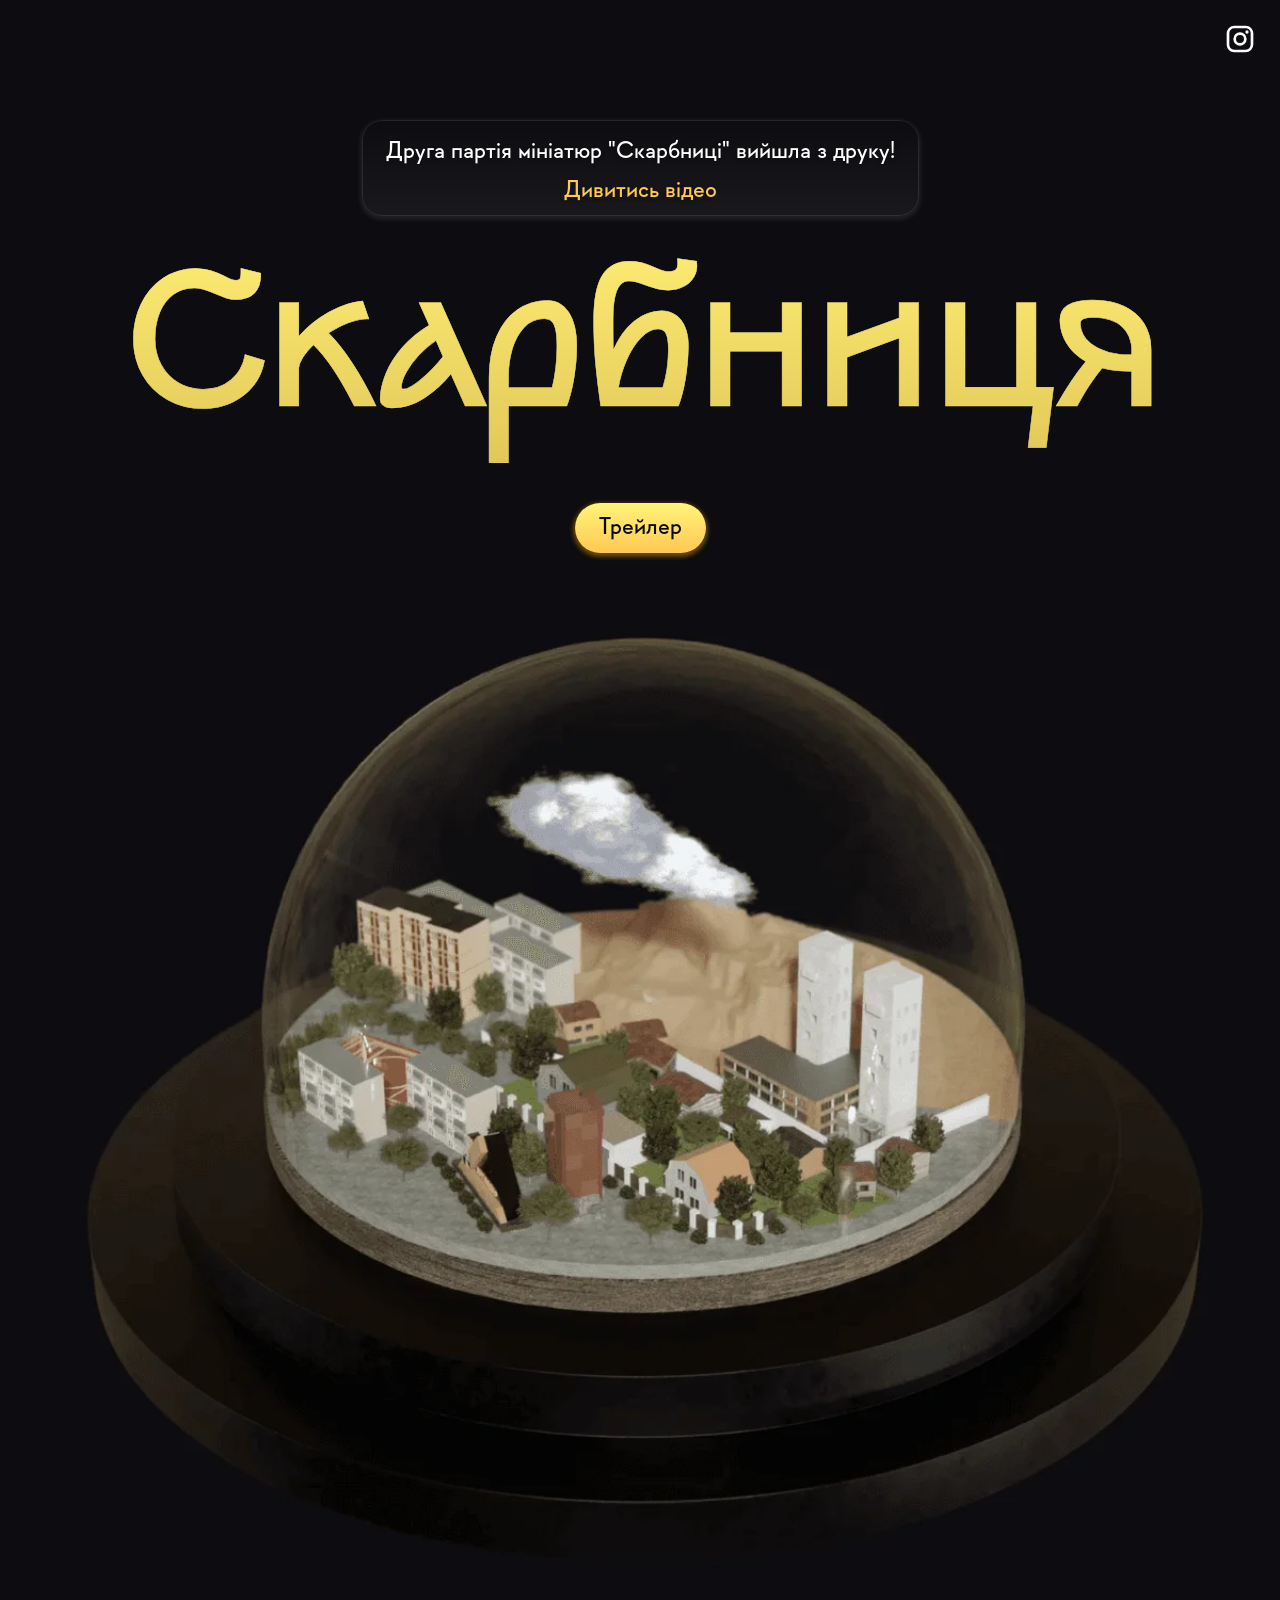
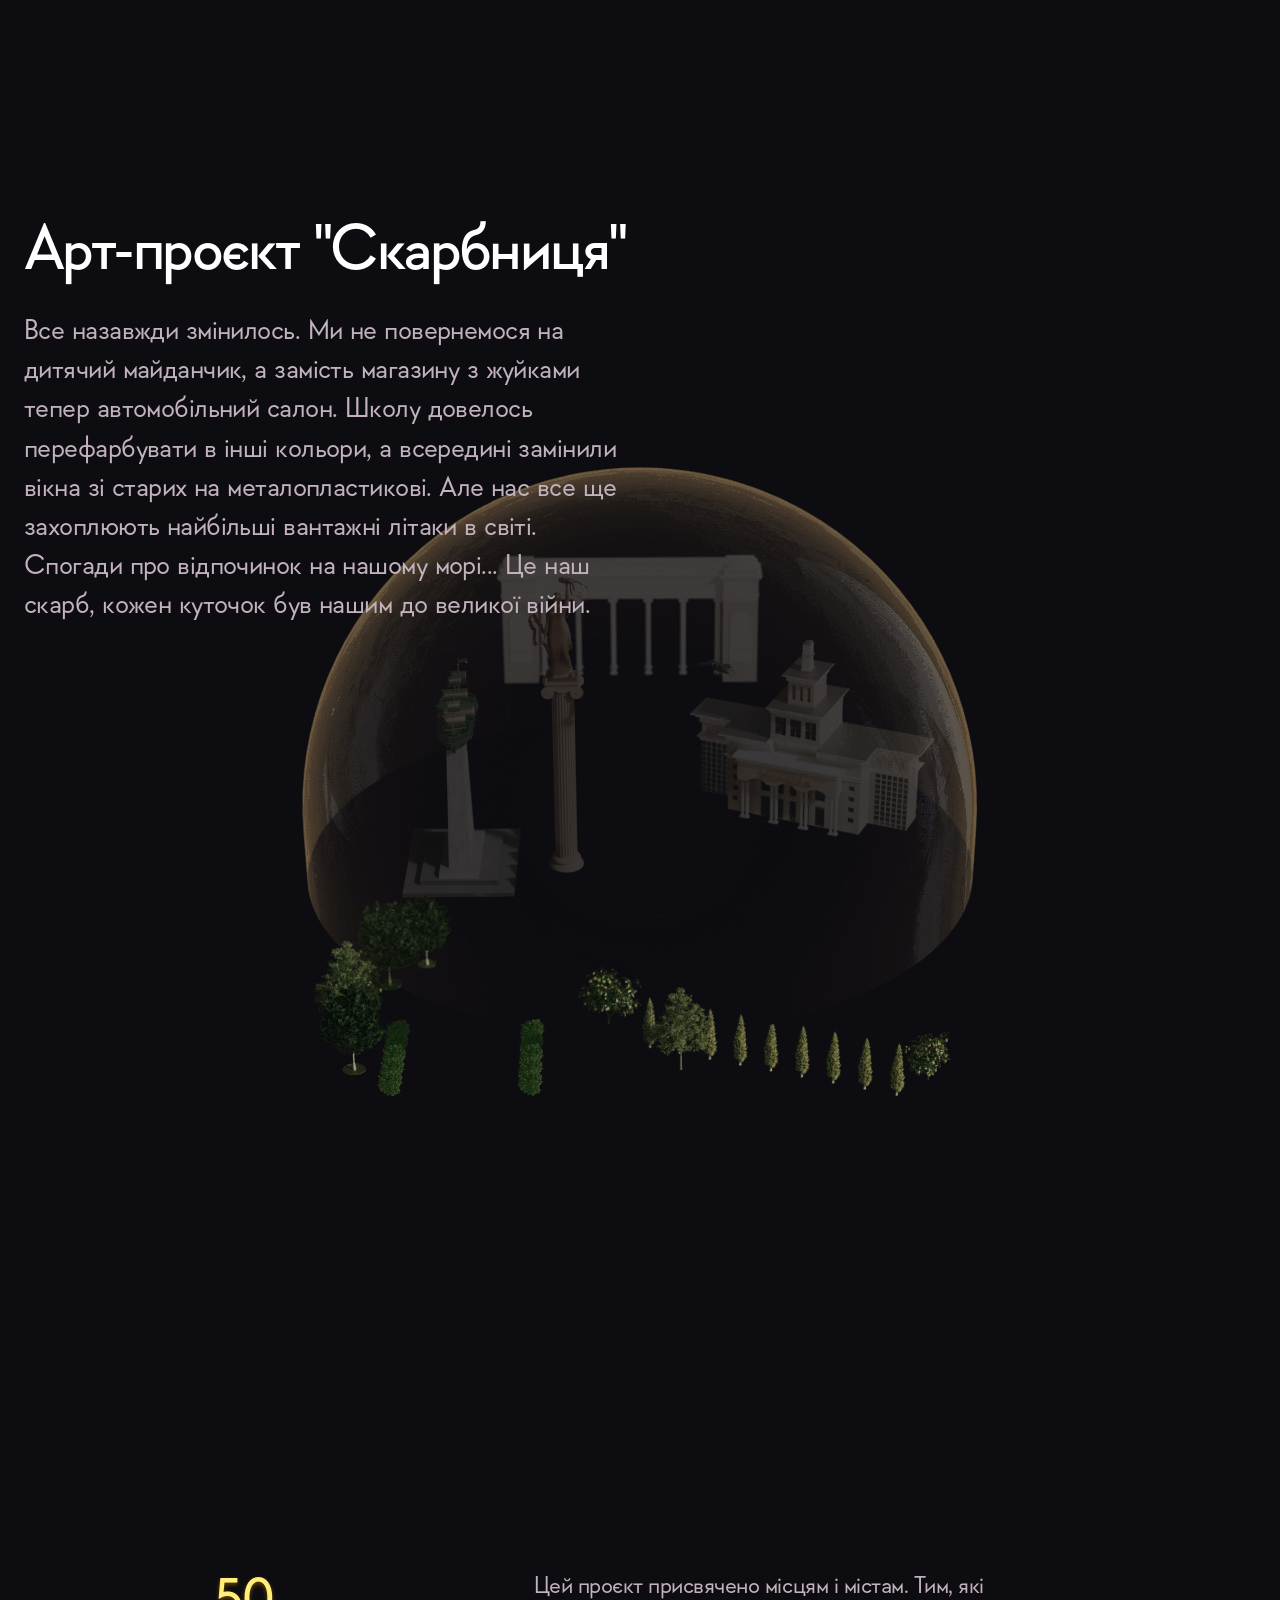
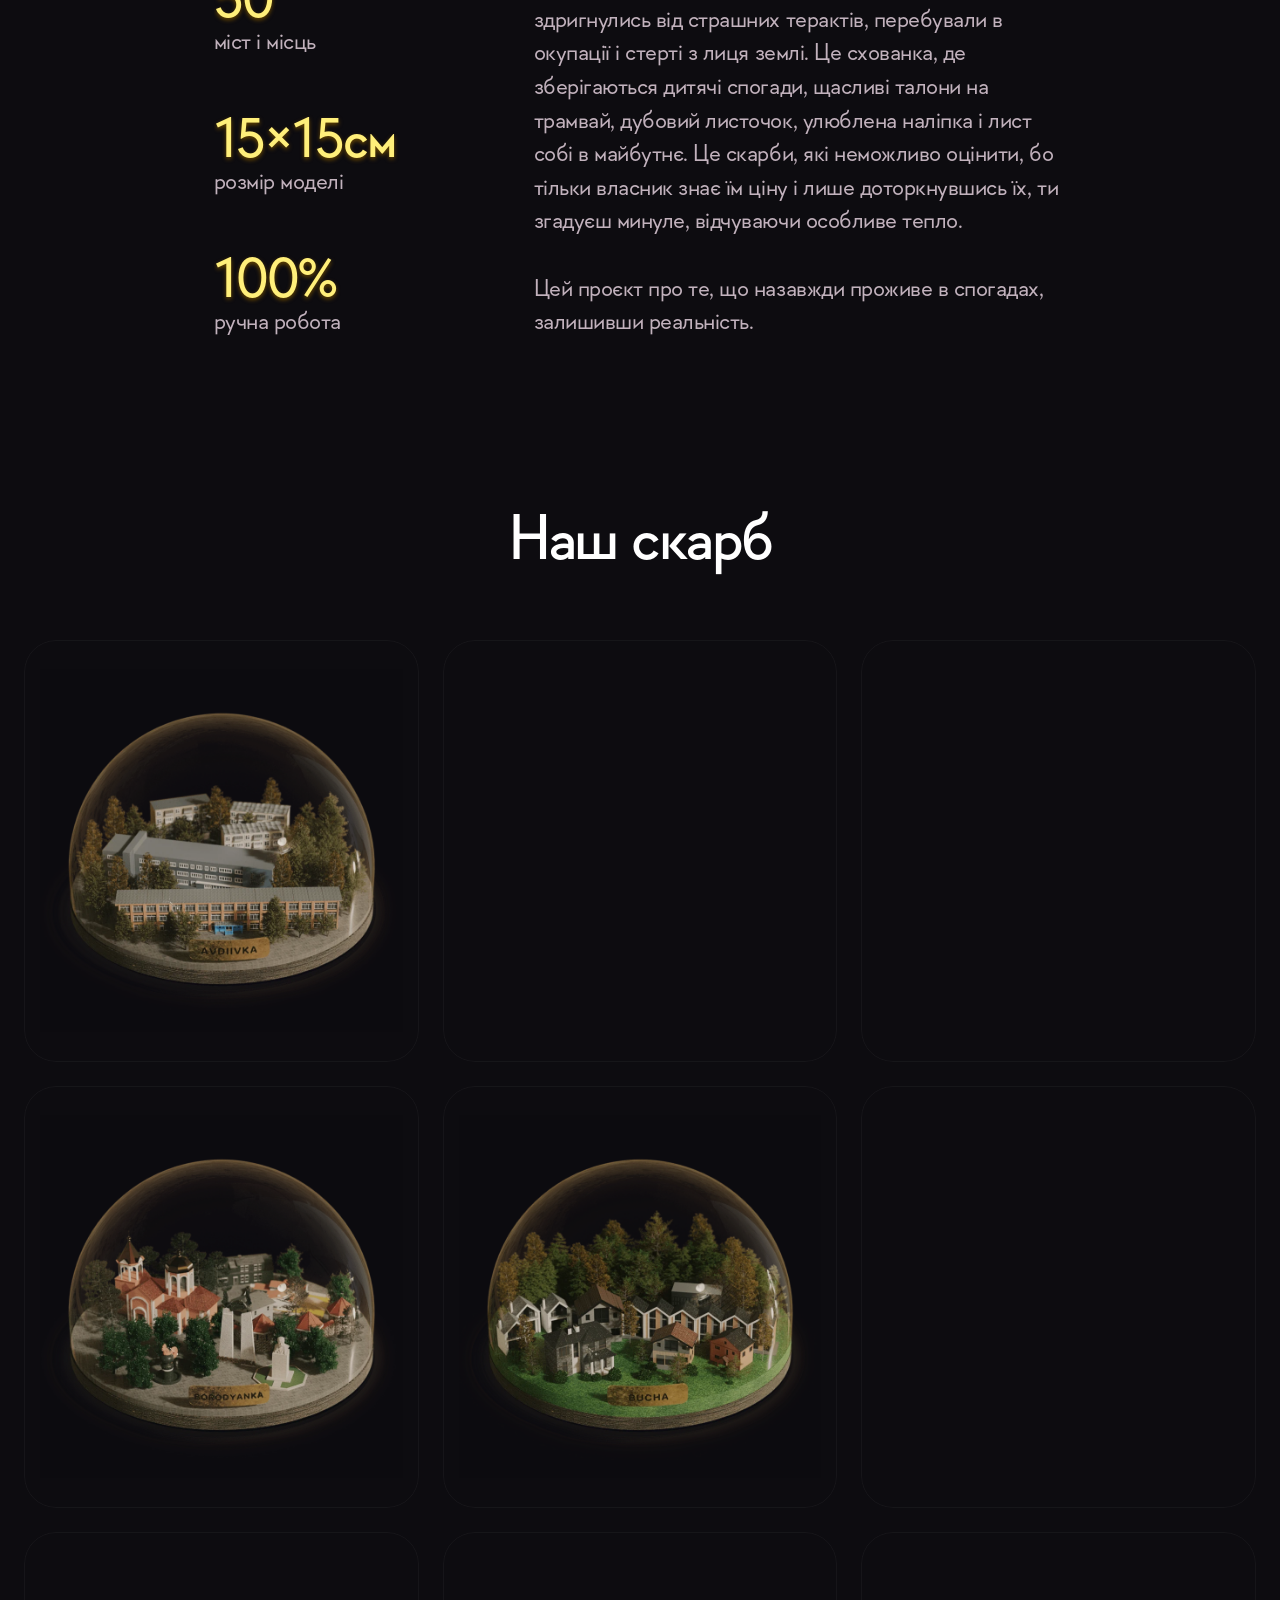
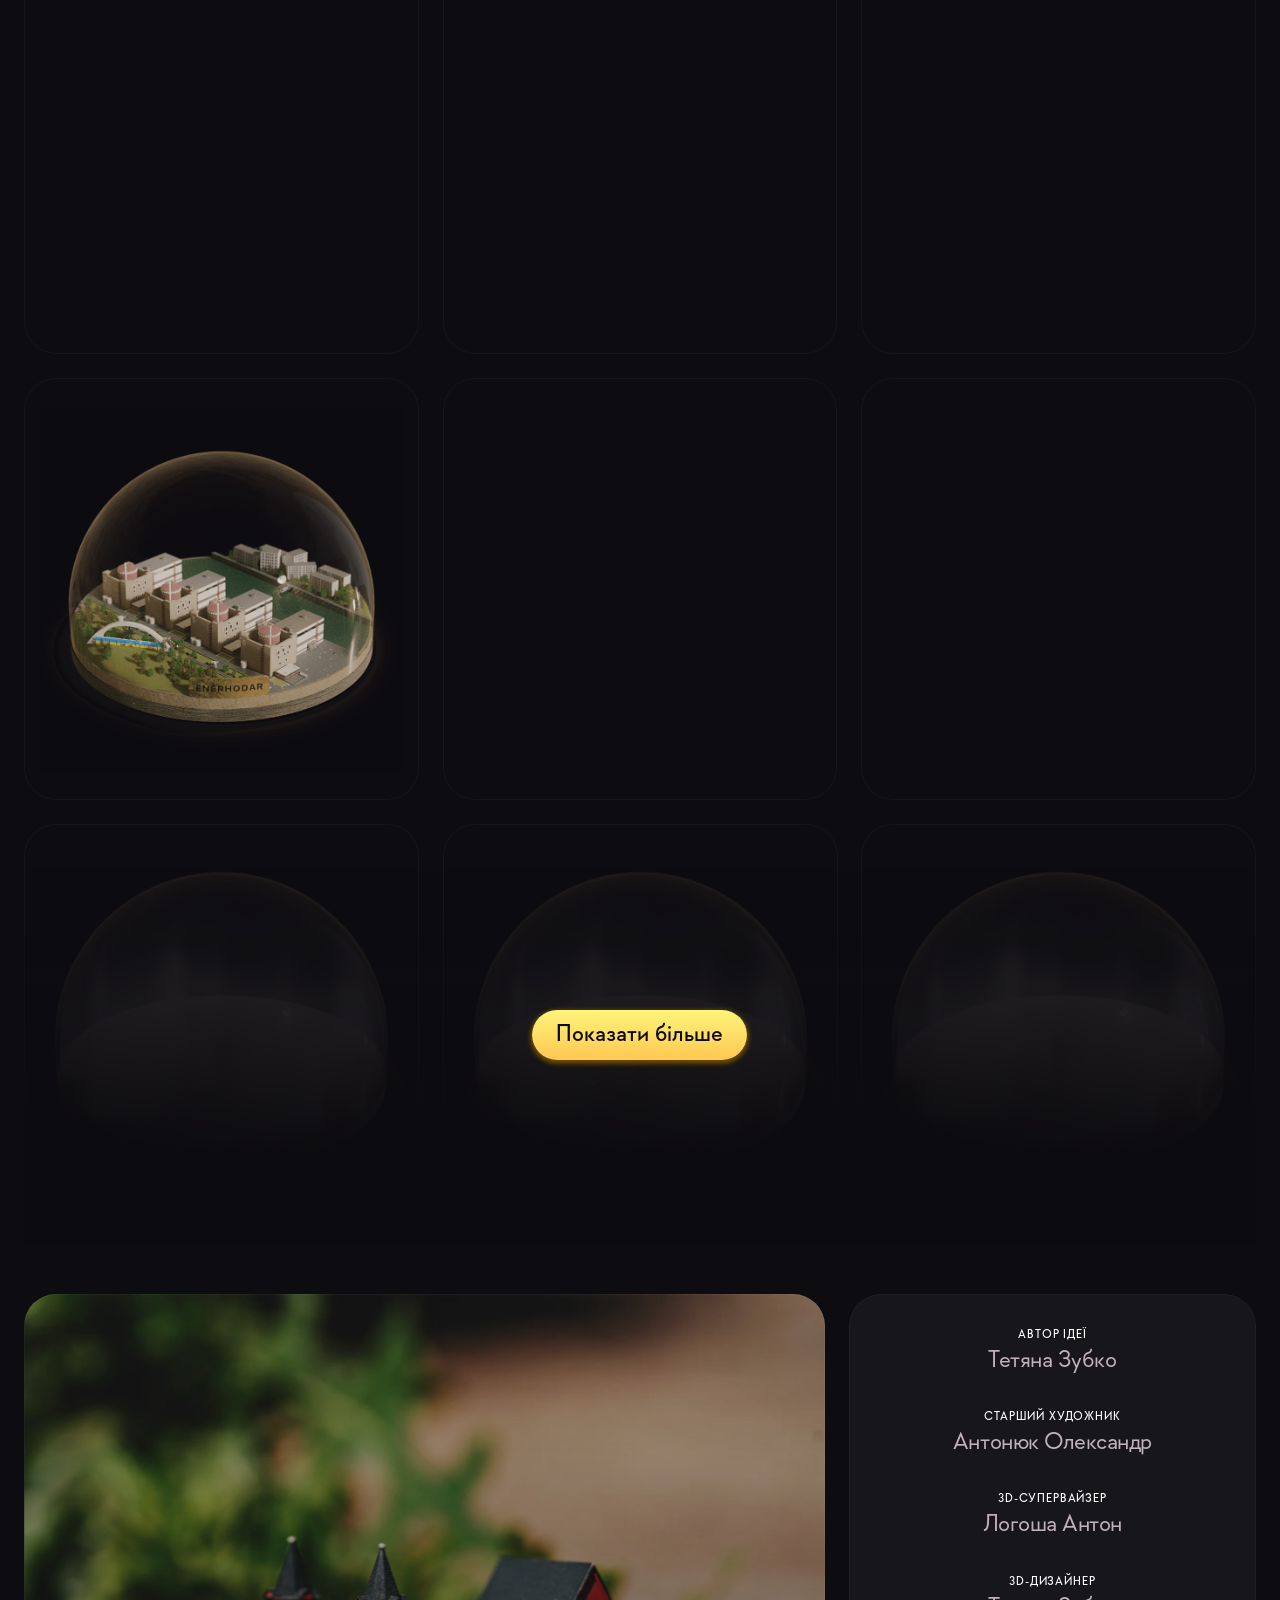
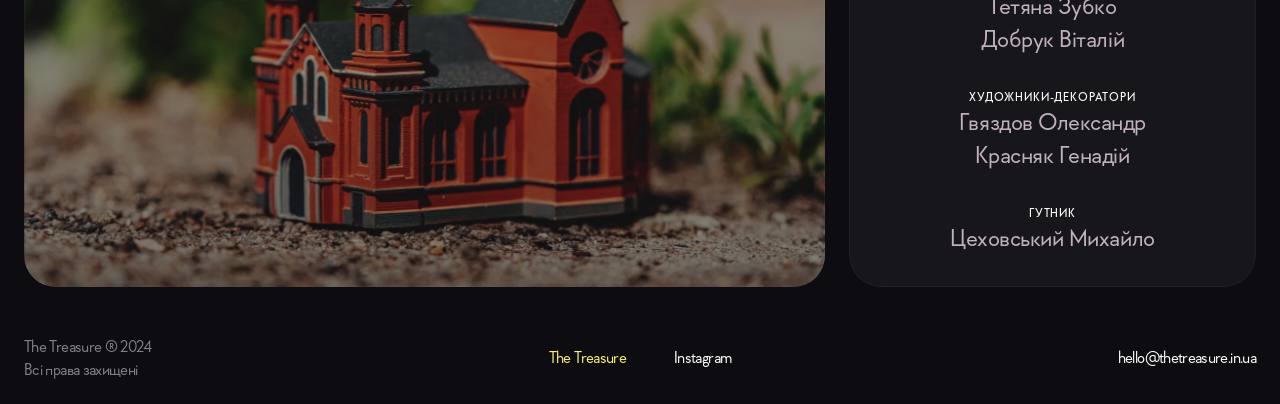
<file: thetreasure/index.html>
<!doctype html>

<html lang="uk-UA">
<head>
    <meta charset="utf-8">
    
    
    
    
    
    
    <meta name="viewport" content="width=device-width">
    
    <title>Скарбниця</title>
    <meta name="description" content="Скарбниця присвячена місцям і містам. Які здригнулись від страшних терактів, перебували в окупації і стерті з лиця землі. Це скарби, які неможливо оцінити, бо тільки власник знає їм ціну і лише доторкнувшись їх, ти згадуєш минуле.">
    
    <link href="../_ext/media/YJKdaDMkXqlt7yWwnBA5RW72Lo.svg" rel="icon" media="(prefers-color-scheme: light)">
    <link href="../_ext/media/YJKdaDMkXqlt7yWwnBA5RW72Lo.svg" rel="icon" media="(prefers-color-scheme: dark)">
    
    <meta property="og:type" content="website">
    <meta property="og:title" content="Скарбниця">
    <meta property="og:description" content="Скарбниця присвячена місцям і містам. Які здригнулись від страшних терактів, перебували в окупації і стерті з лиця землі. Це скарби, які неможливо оцінити, бо тільки власник знає їм ціну і лише доторкнувшись їх, ти згадуєш минуле.">
    <meta property="og:image" content="https://zoobko.com/_ext/media/MbfgkzhnWe9MKesSGe9Rjw3B08s.webp">
    
    <meta name="twitter:card" content="summary_large_image">
    <meta name="twitter:title" content="Скарбниця">
    <meta name="twitter:description" content="Скарбниця присвячена місцям і містам. Які здригнулись від страшних терактів, перебували в окупації і стерті з лиця землі. Це скарби, які неможливо оцінити, бо тільки власник знає їм ціну і лише доторкнувшись їх, ти згадуєш минуле.">
    <meta name="twitter:image" content="https://zoobko.com/_ext/media/MbfgkzhnWe9MKesSGe9Rjw3B08s.webp">
    
    
    
    
    
    <style data-framer-font-css>@font-face { font-family: "Kyiv Region Regular"; src: url("../_ext/fonts/qsVL2ukNo6JXGxZQlNT6WyU8OUg.ttf"); font-display: swap; font-style: normal; font-weight: 500 }
@font-face { font-family: "Geraldton Regular"; src: url("../_ext/fonts/ncFPe828xYUMbBEmxwZ9xOsnA.otf"); font-display: swap; font-style: normal; font-weight: 400 }
@font-face { font-family: "Geraldton Medium"; src: url("../_ext/fonts/PHSrB5YEyz3uT0Bd50IwSCsuczY.otf"); font-display: swap }
@font-face { font-family: "Geraldton Regular"; src: url("../_ext/fonts/ncFPe828xYUMbBEmxwZ9xOsnA.otf"); font-display: swap }
@font-face { font-family: "Inter"; src: url("../_ext/fonts/5vvr9Vy74if2I6bQbJvbw7SY1pQ.woff2"); font-display: swap; font-style: normal; font-weight: 400; unicode-range: U+0460-052F, U+1C80-1C88, U+20B4, U+2DE0-2DFF, U+A640-A69F, U+FE2E-FE2F }
@font-face { font-family: "Inter"; src: url("../_ext/fonts/EOr0mi4hNtlgWNn9if640EZzXCo.woff2"); font-display: swap; font-style: normal; font-weight: 400; unicode-range: U+0301, U+0400-045F, U+0490-0491, U+04B0-04B1, U+2116 }
@font-face { font-family: "Inter"; src: url("../_ext/fonts/Y9k9QrlZAqio88Klkmbd8VoMQc.woff2"); font-display: swap; font-style: normal; font-weight: 400; unicode-range: U+1F00-1FFF }
@font-face { font-family: "Inter"; src: url("../_ext/fonts/OYrD2tBIBPvoJXiIHnLoOXnY9M.woff2"); font-display: swap; font-style: normal; font-weight: 400; unicode-range: U+0370-03FF }
@font-face { font-family: "Inter"; src: url("../_ext/fonts/JeYwfuaPfZHQhEG8U5gtPDZ7WQ.woff2"); font-display: swap; font-style: normal; font-weight: 400; unicode-range: U+0100-024F, U+0259, U+1E00-1EFF, U+2020, U+20A0-20AB, U+20AD-20CF, U+2113, U+2C60-2C7F, U+A720-A7FF }
@font-face { font-family: "Inter"; src: url("../_ext/fonts/GrgcKwrN6d3Uz8EwcLHZxwEfC4.woff2"); font-display: swap; font-style: normal; font-weight: 400; unicode-range: U+0000-00FF, U+0131, U+0152-0153, U+02BB-02BC, U+02C6, U+02DA, U+02DC, U+2000-206F, U+2070, U+2074-207E, U+2080-208E, U+20AC, U+2122, U+2191, U+2193, U+2212, U+2215, U+FEFF, U+FFFD }
@font-face { font-family: "Inter"; src: url("../_ext/fonts/b6Y37FthZeALduNqHicBT6FutY.woff2"); font-display: swap; font-style: normal; font-weight: 400; unicode-range: U+0102-0103, U+0110-0111, U+0128-0129, U+0168-0169, U+01A0-01A1, U+01AF-01B0, U+1EA0-1EF9, U+20AB }
@font-face { font-family: "Inter"; src: url("../_ext/fonts/Inter-Regular.latin-JLQMKCHE.woff2"); font-display: swap; font-style: normal; font-weight: 400; unicode-range: U+0000-00FF, U+0131, U+0152-0153, U+02BB-02BC, U+02C6, U+02DA, U+02DC, U+2000-206F, U+2074, U+20AC, U+2122, U+2191, U+2193, U+2212, U+2215, U+FEFF, U+FFFD }





















@font-face { font-family: "Inter"; src: url("../_ext/fonts/5A3Ce6C9YYmCjpQx9M4inSaKU.woff2"); font-display: swap; font-style: normal; font-weight: 500; unicode-range: U+0460-052F, U+1C80-1C88, U+20B4, U+2DE0-2DFF, U+A640-A69F, U+FE2E-FE2F }
@font-face { font-family: "Inter"; src: url("../_ext/fonts/Qx95Xyt0Ka3SGhinnbXIGpEIyP4.woff2"); font-display: swap; font-style: normal; font-weight: 500; unicode-range: U+0301, U+0400-045F, U+0490-0491, U+04B0-04B1, U+2116 }
@font-face { font-family: "Inter"; src: url("../_ext/fonts/6mJuEAguuIuMog10gGvH5d3cl8.woff2"); font-display: swap; font-style: normal; font-weight: 500; unicode-range: U+1F00-1FFF }
@font-face { font-family: "Inter"; src: url("../_ext/fonts/xYYWaj7wCU5zSQH0eXvSaS19wo.woff2"); font-display: swap; font-style: normal; font-weight: 500; unicode-range: U+0370-03FF }
@font-face { font-family: "Inter"; src: url("../_ext/fonts/otTaNuNpVK4RbdlT7zDDdKvQBA.woff2"); font-display: swap; font-style: normal; font-weight: 500; unicode-range: U+0100-024F, U+0259, U+1E00-1EFF, U+2020, U+20A0-20AB, U+20AD-20CF, U+2113, U+2C60-2C7F, U+A720-A7FF }
@font-face { font-family: "Inter"; src: url("../_ext/fonts/UjlFhCnUjxhNfep4oYBPqnEssyo.woff2"); font-display: swap; font-style: normal; font-weight: 500; unicode-range: U+0000-00FF, U+0131, U+0152-0153, U+02BB-02BC, U+02C6, U+02DA, U+02DC, U+2000-206F, U+2070, U+2074-207E, U+2080-208E, U+20AC, U+2122, U+2191, U+2193, U+2212, U+2215, U+FEFF, U+FFFD }
@font-face { font-family: "Inter"; src: url("../_ext/fonts/DolVirEGb34pEXEp8t8FQBSK4.woff2"); font-display: swap; font-style: normal; font-weight: 500; unicode-range: U+0102-0103, U+0110-0111, U+0128-0129, U+0168-0169, U+01A0-01A1, U+01AF-01B0, U+1EA0-1EF9, U+20AB }







































































































































































































































@font-face { font-family: "Kyiv Region Regular Placeholder"; src: local("Arial"); ascent-override: 79.52%; descent-override: 32.74%; line-gap-override: 0.00%; size-adjust: 106.90% }
@font-face { font-family: "Geraldton Regular Placeholder"; src: local("Arial"); ascent-override: 108.31%; descent-override: 31.73%; line-gap-override: 0.00%; size-adjust: 91.40% }
@font-face { font-family: "Geraldton Medium Placeholder"; src: local("Arial"); ascent-override: 109.45%; descent-override: 32.06%; line-gap-override: 0.00%; size-adjust: 90.45% }
@font-face { font-family: "Inter Placeholder"; src: local("Arial"); ascent-override: 89.79%; descent-override: 22.36%; line-gap-override: 0.00%; size-adjust: 107.89% }

</style>
    
    <meta name="robots" content="max-image-preview:large"><link rel="canonical" href="https://zoobko.com/thetreasure/"><meta property="og:url" content="https://zoobko.com/thetreasure/"><style data-framer-breakpoint-css>@media(min-width: 1680px){.hidden-19gc2on{display:none!important}}@media(min-width: 1200px) and (max-width: 1679.98px){.hidden-72rtr7{display:none!important}}@media(min-width: 810px) and (max-width: 1199.98px){.hidden-1icz2t4{display:none!important}}@media(max-width: 809.98px){.hidden-7uppo7{display:none!important}}</style><style data-framer-css-ssr-minified data-framer-components="framer-lib-cursors-host framer-5kgCM PropertyOverrides framer-h3Rww framer-fs8sG framer-tjeTh framer-F8Nyb framer-v3gFy">html,body,#main{box-sizing:border-box;margin:0;padding:0}:root{-webkit-font-smoothing:antialiased;-moz-osx-font-smoothing:grayscale}*{box-sizing:border-box;-webkit-font-smoothing:inherit}h1,h2,h3,h4,h5,h6,p,figure{margin:0}body,input,textarea,select,button{font-family:sans-serif;font-size:12px}body{--token-10541bbf-d880-4758-ac62-b2b1eabcb63d:#fff;--token-363b06d1-5fbd-46b2-aa17-8f5e8b64aa94:#ffc852;--token-8a4344ba-97f8-428d-adc0-0d9da2f23823:#f8f5ff;--token-5533411d-9e5d-431a-8750-350afb344286:#191a25;--token-1cceb745-c6f5-416d-bab0-3608d33d8cb4:#0b0b12;--framer-will-change-override:none}@supports (background:-webkit-named-image(i)) and (not (grid-template-rows:subgrid)){body{--framer-will-change-override:transform}}body{--framer-will-change-filter-override:none}@supports (background:-webkit-named-image(i)) and (not (position-area:top right)){body{--framer-will-change-filter-override:filter}}[data-framer-component-type]{position:absolute}[data-framer-component-type=Text]{cursor:inherit}[data-framer-component-text-autosized] *{white-space:pre}[data-framer-component-type=Text]>*{text-align:var(--framer-text-alignment,start)}[data-framer-component-type=Text] span span,[data-framer-component-type=Text] p span,[data-framer-component-type=Text] h1 span,[data-framer-component-type=Text] h2 span,[data-framer-component-type=Text] h3 span,[data-framer-component-type=Text] h4 span,[data-framer-component-type=Text] h5 span,[data-framer-component-type=Text] h6 span{display:block}[data-framer-component-type=Text] span span span,[data-framer-component-type=Text] p span span,[data-framer-component-type=Text] h1 span span,[data-framer-component-type=Text] h2 span span,[data-framer-component-type=Text] h3 span span,[data-framer-component-type=Text] h4 span span,[data-framer-component-type=Text] h5 span span,[data-framer-component-type=Text] h6 span span{display:unset}[data-framer-component-type=Text] div div span,[data-framer-component-type=Text] a div span,[data-framer-component-type=Text] span span span,[data-framer-component-type=Text] p span span,[data-framer-component-type=Text] h1 span span,[data-framer-component-type=Text] h2 span span,[data-framer-component-type=Text] h3 span span,[data-framer-component-type=Text] h4 span span,[data-framer-component-type=Text] h5 span span,[data-framer-component-type=Text] h6 span span,[data-framer-component-type=Text] a{font-family:var(--font-family);font-style:var(--font-style);font-weight:min(calc(var(--framer-font-weight-increase,0) + var(--font-weight,400)),900);color:var(--text-color);letter-spacing:var(--letter-spacing);font-size:var(--font-size);text-transform:var(--text-transform);--text-decoration:var(--framer-text-decoration-style,solid)var(--framer-text-decoration,none)var(--framer-text-decoration-color,currentcolor)var(--framer-text-decoration-thickness,auto);--text-decoration-skip-ink:var(--framer-text-decoration-skip-ink);--text-underline-offset:var(--framer-text-decoration-offset);line-height:var(--line-height);--font-family:var(--framer-font-family);--font-style:var(--framer-font-style);--font-weight:var(--framer-font-weight);--text-color:var(--framer-text-color);--letter-spacing:var(--framer-letter-spacing);--font-size:var(--framer-font-size);--text-transform:var(--framer-text-transform);--line-height:var(--framer-line-height)}[data-framer-component-type=Text] a,[data-framer-component-type=Text] a div span,[data-framer-component-type=Text] a span span span,[data-framer-component-type=Text] a p span span,[data-framer-component-type=Text] a h1 span span,[data-framer-component-type=Text] a h2 span span,[data-framer-component-type=Text] a h3 span span,[data-framer-component-type=Text] a h4 span span,[data-framer-component-type=Text] a h5 span span,[data-framer-component-type=Text] a h6 span span{--font-family:var(--framer-link-font-family,var(--framer-font-family));--font-style:var(--framer-link-font-style,var(--framer-font-style));--font-weight:var(--framer-link-font-weight,var(--framer-font-weight));--text-color:var(--framer-link-text-color,var(--framer-text-color));--font-size:var(--framer-link-font-size,var(--framer-font-size));--text-transform:var(--framer-link-text-transform,var(--framer-text-transform));--text-decoration:var(--framer-link-text-decoration-style,var(--framer-text-decoration-style,solid))var(--framer-link-text-decoration,var(--framer-text-decoration,none))var(--framer-link-text-decoration-color,var(--framer-text-decoration-color,currentcolor))var(--framer-link-text-decoration-thickness,var(--framer-text-decoration-thickness,auto));--text-decoration-skip-ink:var(--framer-link-text-decoration-skip-ink,var(--framer-text-decoration-skip-ink));--text-underline-offset:var(--framer-link-text-decoration-offset,var(--framer-text-decoration-offset))}[data-framer-component-type=Text] a:hover,[data-framer-component-type=Text] a div span:hover,[data-framer-component-type=Text] a span span span:hover,[data-framer-component-type=Text] a p span span:hover,[data-framer-component-type=Text] a h1 span span:hover,[data-framer-component-type=Text] a h2 span span:hover,[data-framer-component-type=Text] a h3 span span:hover,[data-framer-component-type=Text] a h4 span span:hover,[data-framer-component-type=Text] a h5 span span:hover,[data-framer-component-type=Text] a h6 span span:hover{--font-family:var(--framer-link-hover-font-family,var(--framer-link-font-family,var(--framer-font-family)));--font-style:var(--framer-link-hover-font-style,var(--framer-link-font-style,var(--framer-font-style)));--font-weight:var(--framer-link-hover-font-weight,var(--framer-link-font-weight,var(--framer-font-weight)));--text-color:var(--framer-link-hover-text-color,var(--framer-link-text-color,var(--framer-text-color)));--font-size:var(--framer-link-hover-font-size,var(--framer-link-font-size,var(--framer-font-size)));--text-transform:var(--framer-link-hover-text-transform,var(--framer-link-text-transform,var(--framer-text-transform)));--text-decoration:var(--framer-link-hover-text-decoration-style,var(--framer-link-text-decoration-style,var(--framer-text-decoration-style,solid)))var(--framer-link-hover-text-decoration,var(--framer-link-text-decoration,var(--framer-text-decoration,none)))var(--framer-link-hover-text-decoration-color,var(--framer-link-text-decoration-color,var(--framer-text-decoration-color,currentcolor)))var(--framer-link-hover-text-decoration-thickness,var(--framer-link-text-decoration-thickness,var(--framer-text-decoration-thickness,auto)));--text-decoration-skip-ink:var(--framer-link-hover-text-decoration-skip-ink,var(--framer-link-text-decoration-skip-ink,var(--framer-text-decoration-skip-ink)));--text-underline-offset:var(--framer-link-hover-text-decoration-offset,var(--framer-link-text-decoration-offset,var(--framer-text-decoration-offset)))}[data-framer-component-type=Text].isCurrent a,[data-framer-component-type=Text].isCurrent a div span,[data-framer-component-type=Text].isCurrent a span span span,[data-framer-component-type=Text].isCurrent a p span span,[data-framer-component-type=Text].isCurrent a h1 span span,[data-framer-component-type=Text].isCurrent a h2 span span,[data-framer-component-type=Text].isCurrent a h3 span span,[data-framer-component-type=Text].isCurrent a h4 span span,[data-framer-component-type=Text].isCurrent a h5 span span,[data-framer-component-type=Text].isCurrent a h6 span span{--font-family:var(--framer-link-current-font-family,var(--framer-link-font-family,var(--framer-font-family)));--font-style:var(--framer-link-current-font-style,var(--framer-link-font-style,var(--framer-font-style)));--font-weight:var(--framer-link-current-font-weight,var(--framer-link-font-weight,var(--framer-font-weight)));--text-color:var(--framer-link-current-text-color,var(--framer-link-text-color,var(--framer-text-color)));--font-size:var(--framer-link-current-font-size,var(--framer-link-font-size,var(--framer-font-size)));--text-transform:var(--framer-link-current-text-transform,var(--framer-link-text-transform,var(--framer-text-transform)));--text-decoration:var(--framer-link-current-text-decoration-style,var(--framer-link-text-decoration-style,var(--framer-text-decoration-style,solid)))var(--framer-link-current-text-decoration,var(--framer-link-text-decoration,var(--framer-text-decoration,none)))var(--framer-link-current-text-decoration-color,var(--framer-link-text-decoration-color,var(--framer-text-decoration-color,currentcolor)))var(--framer-link-current-text-decoration-thickness,var(--framer-link-text-decoration-thickness,var(--framer-text-decoration-thickness,auto)));--text-decoration-skip-ink:var(--framer-link-current-text-decoration-skip-ink,var(--framer-link-text-decoration-skip-ink,var(--framer-text-decoration-skip-ink)));--text-underline-offset:var(--framer-link-current-text-decoration-offset,var(--framer-link-text-decoration-offset,var(--framer-text-decoration-offset)))}[data-framer-component-type=RichTextContainer]{outline:none;flex-direction:column;flex-shrink:0;justify-content:flex-start;display:flex}p.framer-text,div.framer-text,figure.framer-text,h1.framer-text,h2.framer-text,h3.framer-text,h4.framer-text,h5.framer-text,h6.framer-text,ol.framer-text,ul.framer-text{margin:0;padding:0}p.framer-text,div.framer-text,h1.framer-text,h2.framer-text,h3.framer-text,h4.framer-text,h5.framer-text,h6.framer-text,li.framer-text,ol.framer-text,ul.framer-text,mark.framer-text,span.framer-text:not([data-text-fill]){font-family:var(--framer-blockquote-font-family,var(--framer-font-family,Inter,Inter Placeholder,sans-serif));font-style:var(--framer-blockquote-font-style,var(--framer-font-style,normal));font-weight:var(--framer-blockquote-font-weight,var(--framer-font-weight,400));color:var(--framer-blockquote-text-color,var(--framer-text-color,#000));font-size:calc(var(--framer-blockquote-font-size,var(--framer-font-size,16px))*var(--framer-font-size-scale,1));letter-spacing:var(--framer-blockquote-letter-spacing,var(--framer-letter-spacing,0));text-transform:var(--framer-blockquote-text-transform,var(--framer-text-transform,none));-webkit-text-decoration-line:var(--framer-blockquote-text-decoration,var(--framer-text-decoration,initial));text-decoration-line:var(--framer-blockquote-text-decoration,var(--framer-text-decoration,initial));-webkit-text-decoration-style:var(--framer-blockquote-text-decoration-style,var(--framer-text-decoration-style,initial));text-decoration-style:var(--framer-blockquote-text-decoration-style,var(--framer-text-decoration-style,initial));-webkit-text-decoration-color:var(--framer-blockquote-text-decoration-color,var(--framer-text-decoration-color,initial));text-decoration-color:var(--framer-blockquote-text-decoration-color,var(--framer-text-decoration-color,initial));text-decoration-thickness:var(--framer-blockquote-text-decoration-thickness,var(--framer-text-decoration-thickness,initial));text-decoration-skip-ink:var(--framer-blockquote-text-decoration-skip-ink,var(--framer-text-decoration-skip-ink,initial));text-underline-offset:var(--framer-blockquote-text-decoration-offset,var(--framer-text-decoration-offset,initial));line-height:var(--framer-blockquote-line-height,var(--framer-line-height,1.2em));text-align:var(--framer-blockquote-text-alignment,var(--framer-text-alignment,start));-webkit-text-stroke-width:var(--framer-text-stroke-width,initial);-webkit-text-stroke-color:var(--framer-text-stroke-color,initial);-moz-font-feature-settings:var(--framer-font-open-type-features,initial);-webkit-font-feature-settings:var(--framer-font-open-type-features,initial);font-feature-settings:var(--framer-font-open-type-features,initial);font-variation-settings:var(--framer-font-variation-axes,normal);text-wrap:var(--framer-text-wrap-override,var(--framer-text-wrap))}mark.framer-text,p.framer-text,div.framer-text,h1.framer-text,h2.framer-text,h3.framer-text,h4.framer-text,h5.framer-text,h6.framer-text,li.framer-text,ol.framer-text,ul.framer-text{background-color:var(--framer-blockquote-text-background-color,var(--framer-text-background-color,initial));border-radius:var(--framer-blockquote-text-background-radius,var(--framer-text-background-radius,initial));corner-shape:var(--framer-blockquote-text-background-corner-shape,var(--framer-text-background-corner-shape,initial));padding:var(--framer-blockquote-text-background-padding,var(--framer-text-background-padding,initial))}@supports not (color:color(display-p3 1 1 1)){p.framer-text,div.framer-text,h1.framer-text,h2.framer-text,h3.framer-text,h4.framer-text,h5.framer-text,h6.framer-text,li.framer-text,ol.framer-text,ul.framer-text,span.framer-text:not([data-text-fill]){color:var(--framer-blockquote-text-color-rgb,var(--framer-blockquote-text-color,var(--framer-text-color-rgb,var(--framer-text-color,#000))));-webkit-text-stroke-color:var(--framer-text-stroke-color-rgb,var(--framer-text-stroke-color,initial))}mark.framer-text{background-color:var(--framer-blockquote-text-background-color-rgb,var(--framer-blockquote-text-background-color,var(--framer-text-background-color-rgb,var(--framer-text-background-color,initial))))}}.framer-fit-text .framer-text{white-space:nowrap;white-space-collapse:preserve}strong.framer-text{font-family:var(--framer-blockquote-font-family-bold,var(--framer-font-family-bold));font-style:var(--framer-blockquote-font-style-bold,var(--framer-font-style-bold));font-weight:var(--framer-blockquote-font-weight-bold,var(--framer-font-weight-bold,bolder));font-variation-settings:var(--framer-blockquote-font-variation-axes-bold,var(--framer-font-variation-axes-bold))}em.framer-text{font-family:var(--framer-blockquote-font-family-italic,var(--framer-font-family-italic));font-style:var(--framer-blockquote-font-style-italic,var(--framer-font-style-italic,italic));font-weight:var(--framer-blockquote-font-weight-italic,var(--framer-font-weight-italic));font-variation-settings:var(--framer-blockquote-font-variation-axes-italic,var(--framer-font-variation-axes-italic))}em.framer-text>strong.framer-text{font-family:var(--framer-blockquote-font-family-bold-italic,var(--framer-font-family-bold-italic));font-style:var(--framer-blockquote-font-style-bold-italic,var(--framer-font-style-bold-italic,italic));font-weight:var(--framer-blockquote-font-weight-bold-italic,var(--framer-font-weight-bold-italic,bolder));font-variation-settings:var(--framer-blockquote-font-variation-axes-bold-italic,var(--framer-font-variation-axes-bold-italic))}p.framer-text:not(:first-child),div.framer-text:not(:first-child),h1.framer-text:not(:first-child),h2.framer-text:not(:first-child),h3.framer-text:not(:first-child),h4.framer-text:not(:first-child),h5.framer-text:not(:first-child),h6.framer-text:not(:first-child),ol.framer-text:not(:first-child),ul.framer-text:not(:first-child),blockquote.framer-text:not(:first-child),table.framer-text:not(:first-child),figure.framer-text:not(:first-child),.framer-image.framer-text:not(:first-child){margin-top:var(--framer-blockquote-paragraph-spacing,var(--framer-paragraph-spacing,0))}li.framer-text>ul.framer-text:nth-child(2),li.framer-text>ol.framer-text:nth-child(2){margin-top:0}.framer-text[data-text-fill]{-webkit-text-fill-color:transparent;padding:max(0em,calc(calc(1.3em - var(--framer-blockquote-line-height,var(--framer-line-height,1.3em)))/2));margin:min(0em,calc(calc(1.3em - var(--framer-blockquote-line-height,var(--framer-line-height,1.3em)))/-2));-webkit-background-clip:text;background-clip:text;display:inline-block}code.framer-text,code.framer-text span.framer-text:not([data-text-fill]){font-family:var(--framer-code-font-family,var(--framer-font-family,Inter,Inter Placeholder,sans-serif));font-style:var(--framer-blockquote-font-style,var(--framer-code-font-style,var(--framer-font-style,normal)));font-weight:var(--framer-blockquote-font-weight,var(--framer-code-font-weight,var(--framer-font-weight,400)));color:var(--framer-blockquote-text-color,var(--framer-code-text-color,var(--framer-text-color,#000)));font-size:calc(var(--framer-blockquote-font-size,var(--framer-font-size,16px))*var(--framer-font-size-scale,1));letter-spacing:var(--framer-blockquote-letter-spacing,var(--framer-letter-spacing,0));line-height:var(--framer-blockquote-line-height,var(--framer-line-height,1.2em))}@supports not (color:color(display-p3 1 1 1)){code.framer-text,code.framer-text span.framer-text:not([data-text-fill]){color:var(--framer-blockquote-text-color-rgb,var(--framer-blockquote-text-color,var(--framer-code-text-color-rgb,var(--framer-code-text-color,var(--framer-text-color-rgb,var(--framer-text-color,#000))))))}}blockquote.framer-text{unicode-bidi:initial;margin-block-start:initial;margin-block-end:initial;margin-inline-start:initial;margin-inline-end:initial}a.framer-text,a.framer-text span.framer-text:not([data-text-fill]),span.framer-text[data-nested-link],span.framer-text[data-nested-link] span.framer-text:not([data-text-fill]){color:inherit;font-family:var(--framer-blockquote-font-family,var(--framer-link-font-family,var(--framer-font-family,Inter,Inter Placeholder,sans-serif)));font-style:var(--framer-blockquote-font-style,var(--framer-link-font-style,var(--framer-font-style,normal)));font-weight:var(--framer-blockquote-font-weight,var(--framer-link-font-weight,var(--framer-font-weight,400)));font-size:calc(var(--framer-blockquote-font-size,var(--framer-font-size,16px))*var(--framer-font-size-scale,1));text-transform:var(--framer-blockquote-text-transform,var(--framer-link-text-transform,var(--framer-text-transform,none)));cursor:var(--framer-custom-cursors,pointer);background-color:initial;border-radius:var(--framer-link-text-background-radius,initial);corner-shape:var(--framer-link-text-background-corner-shape,initial);padding:var(--framer-link-text-background-padding,initial)}a.framer-text,span.framer-text[data-nested-link]{color:var(--framer-blockquote-text-color,var(--framer-link-text-color,var(--framer-text-color,#000)));-webkit-text-decoration-line:var(--framer-blockquote-text-decoration,var(--framer-link-text-decoration,var(--framer-text-decoration,initial)));text-decoration-line:var(--framer-blockquote-text-decoration,var(--framer-link-text-decoration,var(--framer-text-decoration,initial)));-webkit-text-decoration-style:var(--framer-blockquote-text-decoration-style,var(--framer-link-text-decoration-style,var(--framer-text-decoration-style,initial)));text-decoration-style:var(--framer-blockquote-text-decoration-style,var(--framer-link-text-decoration-style,var(--framer-text-decoration-style,initial)));-webkit-text-decoration-color:var(--framer-blockquote-text-decoration-color,var(--framer-link-text-decoration-color,var(--framer-text-decoration-color,initial)));text-decoration-color:var(--framer-blockquote-text-decoration-color,var(--framer-link-text-decoration-color,var(--framer-text-decoration-color,initial)));text-decoration-thickness:var(--framer-blockquote-text-decoration-thickness,var(--framer-link-text-decoration-thickness,var(--framer-text-decoration-thickness,initial)));text-decoration-skip-ink:var(--framer-blockquote-text-decoration-skip-ink,var(--framer-link-text-decoration-skip-ink,var(--framer-text-decoration-skip-ink,initial)));text-underline-offset:var(--framer-blockquote-text-decoration-offset,var(--framer-link-text-decoration-offset,var(--framer-text-decoration-offset,initial)));background-color:var(--framer-link-text-background-color,initial)}@supports not (color:color(display-p3 1 1 1)){a.framer-text,span.framer-text[data-nested-link]{color:var(--framer-blockquote-text-color-rgb,var(--framer-blockquote-text-color,var(--framer-link-text-color-rgb,var(--framer-link-text-color,var(--framer-text-color-rgb,var(--framer-text-color,#000))))));background-color:var(--framer-link-text-background-color-rgb,var(--framer-link-text-background-color,initial));-webkit-text-decoration-color:var(--framer-link-text-decoration-color-rgb,var(--framer-link-text-decoration-color,var(--framer-text-decoration-color-rgb,var(--framer-text-decoration-color,currentcolor))));text-decoration-color:var(--framer-link-text-decoration-color-rgb,var(--framer-link-text-decoration-color,var(--framer-text-decoration-color-rgb,var(--framer-text-decoration-color,currentcolor))))}}code.framer-text a.framer-text,code.framer-text a.framer-text span.framer-text:not([data-text-fill]),code.framer-text span.framer-text[data-nested-link],code.framer-text span.framer-text[data-nested-link] span.framer-text:not([data-text-fill]){font-family:var(--framer-code-font-family,var(--framer-font-family,Inter,Inter Placeholder,sans-serif));font-style:var(--framer-blockquote-font-style,var(--framer-code-font-style,var(--framer-font-style,normal)));font-weight:var(--framer-blockquote-font-weight,var(--framer-code-font-weight,var(--framer-font-weight,400)));color:inherit;font-size:calc(var(--framer-blockquote-font-size,var(--framer-font-size,16px))*var(--framer-font-size-scale,1))}code.framer-text a.framer-text,code.framer-text span.framer-text[data-nested-link]{color:var(--framer-blockquote-text-color,var(--framer-link-text-color,var(--framer-code-text-color,var(--framer-text-color,#000))))}@supports not (color:color(display-p3 1 1 1)){code.framer-text a.framer-text,code.framer-text a.framer-text span.framer-text:not([data-text-fill]),code.framer-text span.framer-text[data-nested-link],code.framer-text span.framer-text[data-nested-link] span.framer-text:not([data-text-fill]){color:var(--framer-blockquote-text-color-rgb,var(--framer-blockquote-text-color,var(--framer-link-text-color-rgb,var(--framer-link-text-color,var(--framer-code-text-color-rgb,var(--framer-code-text-color,var(--framer-text-color-rgb,var(--framer-text-color,#000))))))))}}a.framer-text:hover,a.framer-text:hover span.framer-text:not([data-text-fill]),span.framer-text[data-nested-link]:hover,span.framer-text[data-nested-link]:hover span.framer-text:not([data-text-fill]){font-family:var(--framer-link-hover-font-family,var(--framer-blockquote-font-family,var(--framer-link-font-family,var(--framer-font-family,Inter,Inter Placeholder,sans-serif))));font-style:var(--framer-link-hover-font-style,var(--framer-blockquote-font-style,var(--framer-link-font-style,var(--framer-font-style,normal))));font-weight:var(--framer-link-hover-font-weight,var(--framer-blockquote-font-weight,var(--framer-link-font-weight,var(--framer-font-weight,400))));font-size:calc(var(--framer-link-hover-font-size,var(--framer-blockquote-font-size,var(--framer-font-size,16px)))*var(--framer-font-size-scale,1));text-transform:var(--framer-link-hover-text-transform,var(--framer-blockquote-text-transform,var(--framer-link-text-transform,var(--framer-text-transform,none))));border-radius:var(--framer-link-hover-text-background-radius,var(--framer-link-text-background-radius,var(--framer-text-background-radius,initial)));corner-shape:var(--framer-link-hover-text-background-corner-shape,var(--framer-link-text-background-corner-shape,var(--framer-text-background-corner-shape,initial)));padding:var(--framer-link-hover-text-background-padding,var(--framer-link-text-background-padding,var(--framer-text-background-padding,initial)))}a.framer-text:hover,span.framer-text[data-nested-link]:hover{color:var(--framer-link-hover-text-color,var(--framer-blockquote-text-color,var(--framer-link-text-color,var(--framer-text-color,#000))));-webkit-text-decoration-line:var(--framer-link-hover-text-decoration,var(--framer-blockquote-text-decoration,var(--framer-link-text-decoration,var(--framer-text-decoration,initial))));text-decoration-line:var(--framer-link-hover-text-decoration,var(--framer-blockquote-text-decoration,var(--framer-link-text-decoration,var(--framer-text-decoration,initial))));-webkit-text-decoration-style:var(--framer-link-hover-text-decoration-style,var(--framer-blockquote-text-decoration-style,var(--framer-link-text-decoration-style,var(--framer-text-decoration-style,initial))));text-decoration-style:var(--framer-link-hover-text-decoration-style,var(--framer-blockquote-text-decoration-style,var(--framer-link-text-decoration-style,var(--framer-text-decoration-style,initial))));-webkit-text-decoration-color:var(--framer-link-hover-text-decoration-color,var(--framer-blockquote-text-decoration-color,var(--framer-link-text-decoration-color,var(--framer-text-decoration-color,initial))));text-decoration-color:var(--framer-link-hover-text-decoration-color,var(--framer-blockquote-text-decoration-color,var(--framer-link-text-decoration-color,var(--framer-text-decoration-color,initial))));text-decoration-thickness:var(--framer-link-hover-text-decoration-thickness,var(--framer-blockquote-text-decoration-thickness,var(--framer-link-text-decoration-thickness,var(--framer-text-decoration-thickness,initial))));text-decoration-skip-ink:var(--framer-link-hover-text-decoration-skip-ink,var(--framer-blockquote-text-decoration-skip-ink,var(--framer-link-text-decoration-skip-ink,var(--framer-text-decoration-skip-ink,initial))));text-underline-offset:var(--framer-link-hover-text-decoration-offset,var(--framer-blockquote-text-decoration-offset,var(--framer-link-text-decoration-offset,var(--framer-text-decoration-offset,initial))));background-color:var(--framer-link-hover-text-background-color,var(--framer-link-text-background-color,var(--framer-text-background-color,initial)))}@supports not (color:color(display-p3 1 1 1)){a.framer-text:hover,span.framer-text[data-nested-link]:hover{color:var(--framer-link-hover-text-color-rgb,var(--framer-link-hover-text-color,var(--framer-blockquote-text-color-rgb,var(--framer-blockquote-text-color,var(--framer-link-text-color-rgb,var(--framer-link-text-color,var(--framer-text-color-rgb,var(--framer-text-color,#000))))))));background-color:var(--framer-link-hover-text-background-color-rgb,var(--framer-link-hover-text-background-color,var(--framer-link-text-background-color-rgb,var(--framer-link-text-background-color,var(--framer-text-background-color-rgb,var(--framer-text-background-color,initial))))));-webkit-text-decoration-color:var(--framer-link-hover-text-decoration-color-rgb,var(--framer-link-hover-text-decoration-color,var(--framer-link-text-decoration-color-rgb,var(--framer-link-text-decoration-color,var(--framer-text-decoration-color-rgb,var(--framer-text-decoration-color,currentcolor))))));text-decoration-color:var(--framer-link-hover-text-decoration-color-rgb,var(--framer-link-hover-text-decoration-color,var(--framer-link-text-decoration-color-rgb,var(--framer-link-text-decoration-color,var(--framer-text-decoration-color-rgb,var(--framer-text-decoration-color,currentcolor))))))}}code.framer-text a.framer-text:hover,code.framer-text span.framer-text[data-nested-link]:hover{color:var(--framer-link-hover-text-color,var(--framer-blockquote-text-color,var(--framer-link-text-color,var(--framer-code-text-color,var(--framer-text-color,#000)))))}@supports not (color:color(display-p3 1 1 1)){code.framer-text a.framer-text:hover,code.framer-text span.framer-text[data-nested-link]:hover{color:var(--framer-link-hover-text-color-rgb,var(--framer-link-hover-text-color,var(--framer-blockquote-text-color-rgb,var(--framer-blockquote-text-color,var(--framer-link-text-color-rgb,var(--framer-link-text-color,var(--framer-code-text-color-rgb,var(--framer-code-text-color,var(--framer-text-color-rgb,var(--framer-text-color,#000))))))))))}}a.framer-text[data-framer-page-link-current],a.framer-text[data-framer-page-link-current] span.framer-text:not([data-text-fill]),span.framer-text[data-framer-page-link-current],span.framer-text[data-framer-page-link-current] span.framer-text:not([data-text-fill]){font-family:var(--framer-link-current-font-family,var(--framer-link-font-family,var(--framer-font-family,Inter,Inter Placeholder,sans-serif)));font-style:var(--framer-link-current-font-style,var(--framer-link-font-style,var(--framer-font-style,normal)));font-weight:var(--framer-link-current-font-weight,var(--framer-link-font-weight,var(--framer-font-weight,400)));font-size:calc(var(--framer-link-current-font-size,var(--framer-link-font-size,var(--framer-font-size,16px)))*var(--framer-font-size-scale,1));text-transform:var(--framer-link-current-text-transform,var(--framer-link-text-transform,var(--framer-text-transform,none)));border-radius:var(--framer-link-current-text-background-radius,var(--framer-link-text-background-radius,initial));corner-shape:var(--framer-link-current-text-background-corner-shape,var(--framer-link-text-background-corner-shape,initial));padding:var(--framer-link-current-text-background-padding,var(--framer-link-text-background-padding,initial))}a.framer-text[data-framer-page-link-current],span.framer-text[data-framer-page-link-current]{color:var(--framer-link-current-text-color,var(--framer-link-text-color,var(--framer-text-color,#000)));-webkit-text-decoration-line:var(--framer-link-current-text-decoration,var(--framer-link-text-decoration,var(--framer-text-decoration,initial)));text-decoration-line:var(--framer-link-current-text-decoration,var(--framer-link-text-decoration,var(--framer-text-decoration,initial)));-webkit-text-decoration-style:var(--framer-link-current-text-decoration-style,var(--framer-link-text-decoration-style,var(--framer-text-decoration-style,initial)));text-decoration-style:var(--framer-link-current-text-decoration-style,var(--framer-link-text-decoration-style,var(--framer-text-decoration-style,initial)));-webkit-text-decoration-color:var(--framer-link-current-text-decoration-color,var(--framer-link-text-decoration-color,var(--framer-text-decoration-color,initial)));text-decoration-color:var(--framer-link-current-text-decoration-color,var(--framer-link-text-decoration-color,var(--framer-text-decoration-color,initial)));text-decoration-thickness:var(--framer-link-current-text-decoration-thickness,var(--framer-link-text-decoration-thickness,var(--framer-text-decoration-thickness,initial)));text-decoration-skip-ink:var(--framer-link-current-text-decoration-skip-ink,var(--framer-link-text-decoration-skip-ink,var(--framer-text-decoration-skip-ink,initial)));text-underline-offset:var(--framer-link-current-text-decoration-offset,var(--framer-link-text-decoration-offset,var(--framer-text-decoration-offset,initial)));background-color:var(--framer-link-current-text-background-color,var(--framer-link-text-background-color,var(--framer-text-background-color,initial)))}@supports not (color:color(display-p3 1 1 1)){a.framer-text[data-framer-page-link-current],span.framer-text[data-framer-page-link-current]{color:var(--framer-link-current-text-color-rgb,var(--framer-link-current-text-color,var(--framer-link-text-color-rgb,var(--framer-link-text-color,var(--framer-text-color-rgb,var(--framer-text-color,#000))))));background-color:var(--framer-link-current-text-background-color-rgb,var(--framer-link-current-text-background-color,var(--framer-link-text-background-color-rgb,var(--framer-link-text-background-color,var(--framer-text-background-color-rgb,var(--framer-text-background-color,initial))))));-webkit-text-decoration-color:var(--framer-link-current-text-decoration-color-rgb,var(--framer-link-current-text-decoration-color,var(--framer-link-text-decoration-color-rgb,var(--framer-link-text-decoration-color,var(--framer-text-decoration-color-rgb,var(--framer-text-decoration-color,currentcolor))))));text-decoration-color:var(--framer-link-current-text-decoration-color-rgb,var(--framer-link-current-text-decoration-color,var(--framer-link-text-decoration-color-rgb,var(--framer-link-text-decoration-color,var(--framer-text-decoration-color-rgb,var(--framer-text-decoration-color,currentcolor))))))}}code.framer-text a.framer-text[data-framer-page-link-current],code.framer-text a.framer-text[data-framer-page-link-current] span.framer-text:not([data-text-fill]),code.framer-text span.framer-text[data-framer-page-link-current],code.framer-text span.framer-text[data-framer-page-link-current] span.framer-text:not([data-text-fill]){font-family:var(--framer-code-font-family,var(--framer-font-family,Inter,Inter Placeholder,sans-serif));font-style:var(--framer-code-font-style,var(--framer-font-style,normal));font-weight:var(--framer-code-font-weight,var(--framer-font-weight,400));color:inherit;font-size:calc(var(--framer-link-current-font-size,var(--framer-link-font-size,var(--framer-font-size,16px)))*var(--framer-font-size-scale,1))}code.framer-text a.framer-text[data-framer-page-link-current],code.framer-text span.framer-text[data-framer-page-link-current]{color:var(--framer-link-current-text-color,var(--framer-link-text-color,var(--framer-code-text-color,var(--framer-text-color,#000))))}@supports not (color:color(display-p3 1 1 1)){code.framer-text a.framer-text[data-framer-page-link-current],code.framer-text a.framer-text[data-framer-page-link-current] span.framer-text:not([data-text-fill]),code.framer-text span.framer-text[data-framer-page-link-current],code.framer-text span.framer-text[data-framer-page-link-current] span.framer-text:not([data-text-fill]){color:var(--framer-link-current-text-color-rgb,var(--framer-link-current-text-color,var(--framer-link-text-color-rgb,var(--framer-link-text-color,var(--framer-code-text-color-rgb,var(--framer-code-text-color,var(--framer-text-color-rgb,var(--framer-text-color,#000))))))));background-color:var(--framer-link-current-text-background-color-rgb,var(--framer-link-current-text-background-color,var(--framer-link-text-background-color-rgb,var(--framer-link-text-background-color,var(--framer-text-background-color-rgb,var(--framer-text-background-color,initial))))))}}a.framer-text[data-framer-page-link-current]:hover,a.framer-text[data-framer-page-link-current]:hover span.framer-text:not([data-text-fill]),span.framer-text[data-framer-page-link-current]:hover,span.framer-text[data-framer-page-link-current]:hover span.framer-text:not([data-text-fill]){color:inherit;font-family:var(--framer-link-hover-font-family,var(--framer-link-current-font-family,var(--framer-link-font-family,var(--framer-font-family,Inter,Inter Placeholder,sans-serif))));font-style:var(--framer-link-hover-font-style,var(--framer-link-current-font-style,var(--framer-link-font-style,var(--framer-font-style,normal))));font-weight:var(--framer-link-hover-font-weight,var(--framer-link-current-font-weight,var(--framer-link-font-weight,var(--framer-font-weight,400))));font-size:calc(var(--framer-link-hover-font-size,var(--framer-link-current-font-size,var(--framer-link-font-size,var(--framer-font-size,16px))))*var(--framer-font-size-scale,1));text-transform:var(--framer-link-hover-text-transform,var(--framer-link-current-text-transform,var(--framer-link-text-transform,var(--framer-text-transform,none))));border-radius:var(--framer-link-hover-text-background-radius,var(--framer-link-current-text-background-radius,var(--framer-link-text-background-radius,initial)));corner-shape:var(--framer-link-hover-text-background-corner-shape,var(--framer-link-current-text-background-corner-shape,var(--framer-link-text-background-corner-shape,initial)));padding:var(--framer-link-hover-text-background-padding,var(--framer-link-current-text-background-padding,var(--framer-link-text-background-padding,initial)))}a.framer-text[data-framer-page-link-current]:hover,span.framer-text[data-framer-page-link-current]:hover{color:var(--framer-link-hover-text-color,var(--framer-link-current-text-color,var(--framer-link-text-color,var(--framer-text-color,#000))));-webkit-text-decoration-line:var(--framer-link-hover-text-decoration,var(--framer-link-current-text-decoration,var(--framer-link-text-decoration,var(--framer-text-decoration,initial))));text-decoration-line:var(--framer-link-hover-text-decoration,var(--framer-link-current-text-decoration,var(--framer-link-text-decoration,var(--framer-text-decoration,initial))));-webkit-text-decoration-style:var(--framer-link-hover-text-decoration-style,var(--framer-link-current-text-decoration-style,var(--framer-link-text-decoration-style,var(--framer-text-decoration-style,initial))));text-decoration-style:var(--framer-link-hover-text-decoration-style,var(--framer-link-current-text-decoration-style,var(--framer-link-text-decoration-style,var(--framer-text-decoration-style,initial))));-webkit-text-decoration-color:var(--framer-link-hover-text-decoration-color,var(--framer-link-current-text-decoration-color,var(--framer-link-text-decoration-color,var(--framer-text-decoration-color,initial))));text-decoration-color:var(--framer-link-hover-text-decoration-color,var(--framer-link-current-text-decoration-color,var(--framer-link-text-decoration-color,var(--framer-text-decoration-color,initial))));text-decoration-thickness:var(--framer-link-hover-text-decoration-thickness,var(--framer-link-current-text-decoration-thickness,var(--framer-link-text-decoration-thickness,var(--framer-text-decoration-thickness,initial))));text-decoration-skip-ink:var(--framer-link-hover-text-decoration-skip-ink,var(--framer-link-current-text-decoration-skip-ink,var(--framer-link-text-decoration-skip-ink,var(--framer-text-decoration-skip-ink,initial))));text-underline-offset:var(--framer-link-hover-text-decoration-offset,var(--framer-link-current-text-decoration-offset,var(--framer-link-text-decoration-offset,var(--framer-text-decoration-offset,initial))));background-color:var(--framer-link-hover-text-background-color,var(--framer-link-current-text-background-color,var(--framer-link-text-background-color,initial)))}@supports not (color:color(display-p3 1 1 1)){a.framer-text[data-framer-page-link-current]:hover,span.framer-text[data-framer-page-link-current]:hover{color:var(--framer-link-hover-text-color-rgb,var(--framer-link-hover-text-color,var(--framer-link-current-text-color-rgb,var(--framer-link-current-text-color,var(--framer-link-text-color-rgb,var(--framer-link-text-color,var(--framer-code-text-color-rgb,var(--framer-code-text-color,var(--framer-text-color-rgb,var(--framer-text-color,#000))))))))));background-color:var(--framer-link-hover-text-background-color-rgb,var(--framer-link-hover-text-background-color,var(--framer-link-current-text-background-color-rgb,var(--framer-link-current-text-background-color,var(--framer-link-text-background-color-rgb,var(--framer-link-text-background-color,initial))))));-webkit-text-decoration-color:var(--framer-link-hover-text-decoration-color-rgb,var(--framer-link-hover-text-decoration-color,var(--framer-link-current-text-decoration-color-rgb,var(--framer-link-current-text-decoration-color,var(--framer-link-text-decoration-color-rgb,var(--framer-link-text-decoration-color,var(--framer-text-decoration-color-rgb,var(--framer-text-decoration-color,currentcolor))))))));text-decoration-color:var(--framer-link-hover-text-decoration-color-rgb,var(--framer-link-hover-text-decoration-color,var(--framer-link-current-text-decoration-color-rgb,var(--framer-link-current-text-decoration-color,var(--framer-link-text-decoration-color-rgb,var(--framer-link-text-decoration-color,var(--framer-text-decoration-color-rgb,var(--framer-text-decoration-color,currentcolor))))))))}}code.framer-text a.framer-text[data-framer-page-link-current]:hover,code.framer-text span.framer-text[data-framer-page-link-current]:hover{color:var(--framer-link-hover-text-color,var(--framer-link-current-text-color,var(--framer-link-text-color,var(--framer-code-text-color,var(--framer-text-color,#000)))))}@supports not (color:color(display-p3 1 1 1)){code.framer-text a.framer-text[data-framer-page-link-current]:hover,code.framer-text a.framer-text[data-framer-page-link-current]:hover span.framer-text:not([data-text-fill]),code.framer-text span.framer-text[data-framer-page-link-current]:hover,code.framer-text span.framer-text[data-framer-page-link-current]:hover span.framer-text:not([data-text-fill]){color:var(--framer-link-hover-text-color-rgb,var(--framer-link-hover-text-color,var(--framer-link-current-text-color-rgb,var(--framer-link-current-text-color,var(--framer-link-text-color-rgb,var(--framer-link-text-color,var(--framer-code-text-color-rgb,var(--framer-code-text-color,var(--framer-text-color-rgb,var(--framer-text-color,#000))))))))));background-color:var(--framer-link-hover-text-background-color-rgb,var(--framer-link-hover-text-background-color,var(--framer-link-current-text-background-color-rgb,var(--framer-link-current-text-background-color,var(--framer-link-text-background-color-rgb,var(--framer-link-text-background-color,initial))))))}}.framer-image.framer-text{max-width:100%;height:auto;display:block}.text-styles-preset-reset.framer-text{--framer-font-family:Inter,Inter Placeholder,sans-serif;--framer-font-style:normal;--framer-font-weight:500;--framer-text-color:#000;--framer-font-size:16px;--framer-letter-spacing:0;--framer-text-transform:none;--framer-text-decoration:none;--framer-text-decoration-style:none;--framer-text-decoration-color:none;--framer-text-decoration-thickness:none;--framer-text-decoration-skip-ink:none;--framer-text-decoration-offset:none;--framer-line-height:1.2em;--framer-text-alignment:start;--framer-font-open-type-features:normal;--framer-text-background-color:initial;--framer-text-background-radius:initial;--framer-text-background-corner-shape:initial;--framer-text-background-padding:initial}ol.framer-text{--list-style-type:decimal}ul.framer-text,ol.framer-text{padding-inline-start:0;position:relative}li.framer-text{counter-increment:list-item;padding-inline-start:2ch;list-style:none}ol.framer-text>li.framer-text:before{content:counter(list-item,var(--list-style-type))".";font-variant-numeric:tabular-nums;position:absolute;inset-inline-start:0}ol.framer-text>li.framer-text:nth-last-child(n+10),ol.framer-text>li.framer-text:nth-last-child(n+10)~li{padding-inline-start:3ch}ol.framer-text>li.framer-text:nth-last-child(n+100),ol.framer-text>li.framer-text:nth-last-child(n+100)~li{padding-inline-start:4ch}ol.framer-text>li.framer-text:nth-last-child(n+1000),ol.framer-text>li.framer-text:nth-last-child(n+1000)~li{padding-inline-start:5ch}ol.framer-text>li.framer-text:nth-last-child(n+10000),ol.framer-text>li.framer-text:nth-last-child(n+10000)~li{padding-inline-start:6ch}ol.framer-text>li.framer-text:nth-last-child(n+100000),ol.framer-text>li.framer-text:nth-last-child(n+100000)~li{padding-inline-start:7ch}ol.framer-text>li.framer-text:nth-last-child(n+1000000),ol.framer-text>li.framer-text:nth-last-child(n+1000000)~li{padding-inline-start:8ch}ul.framer-text>li.framer-text:before{content:"•";position:absolute;inset-inline-start:0}.framer-table-wrapper{overflow-x:auto}table.framer-text,.framer-table-wrapper table.framer-text{border-collapse:separate;border-spacing:0;table-layout:auto;word-break:normal;width:100%}td.framer-text,th.framer-text{vertical-align:top;min-width:16ch}.framer-text-module[data-width=fill]>:first-child,.framer-text-module:not([data-width=fit])[style*=aspect-ratio]>:first-child{width:100%}@supports not (aspect-ratio:1){.framer-text-module:not([data-width=fit])[style*=aspect-ratio]{position:relative}.framer-text-module:not([data-width=fit])[style*=aspect-ratio]:before{content:"";padding-bottom:calc(100%/calc(var(--aspect-ratio)));display:block}.framer-text-module[data-width=fill]>:first-child,.framer-text-module:not([data-width=fit])[style*=aspect-ratio]>:first-child{height:100%;position:absolute;top:0;left:0}}[data-framer-component-type=DeprecatedRichText]{cursor:inherit}[data-framer-component-type=DeprecatedRichText] .text-styles-preset-reset{--framer-font-family:Inter,Inter Placeholder,sans-serif;--framer-font-style:normal;--framer-font-weight:500;--framer-text-color:#000;--framer-font-size:16px;--framer-letter-spacing:0;--framer-text-transform:none;--framer-text-decoration:none;--framer-line-height:1.2em;--framer-text-alignment:start;--framer-font-open-type-features:normal;--font-variation-settings:normal}[data-framer-component-type=DeprecatedRichText] p,[data-framer-component-type=DeprecatedRichText] div,[data-framer-component-type=DeprecatedRichText] h1,[data-framer-component-type=DeprecatedRichText] h2,[data-framer-component-type=DeprecatedRichText] h3,[data-framer-component-type=DeprecatedRichText] h4,[data-framer-component-type=DeprecatedRichText] h5,[data-framer-component-type=DeprecatedRichText] h6{margin:0;padding:0}[data-framer-component-type=DeprecatedRichText] p,[data-framer-component-type=DeprecatedRichText] div,[data-framer-component-type=DeprecatedRichText] h1,[data-framer-component-type=DeprecatedRichText] h2,[data-framer-component-type=DeprecatedRichText] h3,[data-framer-component-type=DeprecatedRichText] h4,[data-framer-component-type=DeprecatedRichText] h5,[data-framer-component-type=DeprecatedRichText] h6,[data-framer-component-type=DeprecatedRichText] li,[data-framer-component-type=DeprecatedRichText] ol,[data-framer-component-type=DeprecatedRichText] ul,[data-framer-component-type=DeprecatedRichText] span:not([data-text-fill]){font-family:var(--framer-font-family,Inter,Inter Placeholder,sans-serif);font-style:var(--framer-font-style,normal);font-weight:var(--framer-font-weight,400);color:var(--framer-text-color,#000);font-size:var(--framer-font-size,16px);letter-spacing:var(--framer-letter-spacing,0);text-transform:var(--framer-text-transform,none);-webkit-text-decoration:var(--framer-text-decoration,none);text-decoration:var(--framer-text-decoration,none);line-height:var(--framer-line-height,1.2em);text-align:var(--framer-text-alignment,start)}[data-framer-component-type=DeprecatedRichText] p:not(:first-child),[data-framer-component-type=DeprecatedRichText] div:not(:first-child),[data-framer-component-type=DeprecatedRichText] h1:not(:first-child),[data-framer-component-type=DeprecatedRichText] h2:not(:first-child),[data-framer-component-type=DeprecatedRichText] h3:not(:first-child),[data-framer-component-type=DeprecatedRichText] h4:not(:first-child),[data-framer-component-type=DeprecatedRichText] h5:not(:first-child),[data-framer-component-type=DeprecatedRichText] h6:not(:first-child),[data-framer-component-type=DeprecatedRichText] ol:not(:first-child),[data-framer-component-type=DeprecatedRichText] ul:not(:first-child),[data-framer-component-type=DeprecatedRichText] .framer-image:not(:first-child){margin-top:var(--framer-paragraph-spacing,0)}[data-framer-component-type=DeprecatedRichText] span[data-text-fill]{-webkit-text-fill-color:transparent;-webkit-background-clip:text;background-clip:text;display:inline-block}[data-framer-component-type=DeprecatedRichText] a,[data-framer-component-type=DeprecatedRichText] a span:not([data-text-fill]){font-family:var(--framer-link-font-family,var(--framer-font-family,Inter,Inter Placeholder,sans-serif));font-style:var(--framer-link-font-style,var(--framer-font-style,normal));font-weight:var(--framer-link-font-weight,var(--framer-font-weight,400));color:var(--framer-link-text-color,var(--framer-text-color,#000));font-size:var(--framer-link-font-size,var(--framer-font-size,16px));text-transform:var(--framer-link-text-transform,var(--framer-text-transform,none));-webkit-text-decoration:var(--framer-link-text-decoration,var(--framer-text-decoration,none));text-decoration:var(--framer-link-text-decoration,var(--framer-text-decoration,none))}[data-framer-component-type=DeprecatedRichText] a:hover,[data-framer-component-type=DeprecatedRichText] a:hover span:not([data-text-fill]){font-family:var(--framer-link-hover-font-family,var(--framer-link-font-family,var(--framer-font-family,Inter,Inter Placeholder,sans-serif)));font-style:var(--framer-link-hover-font-style,var(--framer-link-font-style,var(--framer-font-style,normal)));font-weight:var(--framer-link-hover-font-weight,var(--framer-link-font-weight,var(--framer-font-weight,400)));color:var(--framer-link-hover-text-color,var(--framer-link-text-color,var(--framer-text-color,#000)));font-size:var(--framer-link-hover-font-size,var(--framer-link-font-size,var(--framer-font-size,16px)));text-transform:var(--framer-link-hover-text-transform,var(--framer-link-text-transform,var(--framer-text-transform,none)));-webkit-text-decoration:var(--framer-link-hover-text-decoration,var(--framer-link-text-decoration,var(--framer-text-decoration,none)));text-decoration:var(--framer-link-hover-text-decoration,var(--framer-link-text-decoration,var(--framer-text-decoration,none)))}[data-framer-component-type=DeprecatedRichText] a[data-framer-page-link-current],[data-framer-component-type=DeprecatedRichText] a[data-framer-page-link-current] span:not([data-text-fill]):not([data-nested-link]){font-family:var(--framer-link-current-font-family,var(--framer-link-font-family,var(--framer-font-family,Inter,Inter Placeholder,sans-serif)));font-style:var(--framer-link-current-font-style,var(--framer-link-font-style,var(--framer-font-style,normal)));font-weight:var(--framer-link-current-font-weight,var(--framer-link-font-weight,var(--framer-font-weight,400)));color:var(--framer-link-current-text-color,var(--framer-link-text-color,var(--framer-text-color,#000)));font-size:var(--framer-link-current-font-size,var(--framer-link-font-size,var(--framer-font-size,16px)));text-transform:var(--framer-link-current-text-transform,var(--framer-link-text-transform,var(--framer-text-transform,none)));-webkit-text-decoration:var(--framer-link-current-text-decoration,var(--framer-link-text-decoration,var(--framer-text-decoration,none)));text-decoration:var(--framer-link-current-text-decoration,var(--framer-link-text-decoration,var(--framer-text-decoration,none)))}[data-framer-component-type=DeprecatedRichText] a[data-framer-page-link-current]:hover,[data-framer-component-type=DeprecatedRichText] a[data-framer-page-link-current]:hover span:not([data-text-fill]):not([data-nested-link]){font-family:var(--framer-link-hover-font-family,var(--framer-link-current-font-family,var(--framer-link-font-family,var(--framer-font-family,Inter,Inter Placeholder,sans-serif))));font-style:var(--framer-link-hover-font-style,var(--framer-link-current-font-style,var(--framer-link-font-style,var(--framer-font-style,normal))));font-weight:var(--framer-link-hover-font-weight,var(--framer-link-current-font-weight,var(--framer-link-font-weight,var(--framer-font-weight,400))));color:var(--framer-link-hover-text-color,var(--framer-link-current-text-color,var(--framer-link-text-color,var(--framer-text-color,#000))));font-size:var(--framer-link-hover-font-size,var(--framer-link-current-font-size,var(--framer-link-font-size,var(--framer-font-size,16px))));text-transform:var(--framer-link-hover-text-transform,var(--framer-link-current-text-transform,var(--framer-link-text-transform,var(--framer-text-transform,none))));-webkit-text-decoration:var(--framer-link-hover-text-decoration,var(--framer-link-current-text-decoration,var(--framer-link-text-decoration,var(--framer-text-decoration,none))));text-decoration:var(--framer-link-hover-text-decoration,var(--framer-link-current-text-decoration,var(--framer-link-text-decoration,var(--framer-text-decoration,none))))}[data-framer-component-type=DeprecatedRichText] strong{font-weight:bolder}[data-framer-component-type=DeprecatedRichText] em{font-style:italic}[data-framer-component-type=DeprecatedRichText] .framer-image{max-width:100%;height:auto;display:block}[data-framer-component-type=DeprecatedRichText] ul,[data-framer-component-type=DeprecatedRichText] ol{width:100%;margin:0;padding-left:0;display:table}[data-framer-component-type=DeprecatedRichText] li{counter-increment:list-item;list-style:none;display:table-row}[data-framer-component-type=DeprecatedRichText] ol>li:before{box-sizing:border-box;content:counter(list-item)".";white-space:nowrap;width:2.25ch;padding-right:.75ch;display:table-cell}[data-framer-component-type=DeprecatedRichText] ul>li:before{box-sizing:border-box;content:"•";width:2.25ch;padding-right:.75ch;display:table-cell}:not([data-framer-generated])>[data-framer-stack-content-wrapper]>*,:not([data-framer-generated])>[data-framer-stack-content-wrapper]>[data-framer-component-type],:not([data-framer-generated])>[data-framer-stack-content-wrapper]>[data-framer-legacy-stack-gap-enabled]>*,:not([data-framer-generated])>[data-framer-stack-content-wrapper]>[data-framer-legacy-stack-gap-enabled]>[data-framer-component-type]{position:relative}.flexbox-gap-not-supported [data-framer-legacy-stack-gap-enabled=true]>*,[data-framer-legacy-stack-gap-enabled=true][data-framer-stack-flexbox-gap=false]{margin-top:calc(var(--stack-gap-y)/2);margin-bottom:calc(var(--stack-gap-y)/2);margin-right:calc(var(--stack-gap-x)/2);margin-left:calc(var(--stack-gap-x)/2)}[data-framer-stack-content-wrapper][data-framer-stack-gap-enabled=true]{row-gap:var(--stack-native-row-gap);column-gap:var(--stack-native-column-gap)}.flexbox-gap-not-supported [data-framer-stack-content-wrapper][data-framer-stack-gap-enabled=true]{row-gap:unset;column-gap:unset}.flexbox-gap-not-supported [data-framer-stack-direction-reverse=false] [data-framer-legacy-stack-gap-enabled=true]>:first-child,[data-framer-stack-direction-reverse=false] [data-framer-legacy-stack-gap-enabled=true][data-framer-stack-flexbox-gap=false]>:first-child,.flexbox-gap-not-supported [data-framer-stack-direction-reverse=true] [data-framer-legacy-stack-gap-enabled=true]>:last-child,[data-framer-stack-direction-reverse=true] [data-framer-legacy-stack-gap-enabled=true][data-framer-stack-flexbox-gap=false]>:last-child{margin-top:0;margin-left:0}.flexbox-gap-not-supported [data-framer-stack-direction-reverse=false] [data-framer-legacy-stack-gap-enabled=true]>:last-child,[data-framer-stack-direction-reverse=false] [data-framer-legacy-stack-gap-enabled=true][data-framer-stack-flexbox-gap=false]>:last-child,.flexbox-gap-not-supported [data-framer-stack-direction-reverse=true] [data-framer-legacy-stack-gap-enabled=true]>:first-child,[data-framer-stack-direction-reverse=true] [data-framer-legacy-stack-gap-enabled=true][data-framer-stack-flexbox-gap=false]>:first-child{margin-bottom:0;margin-right:0}NavigationContainer [data-framer-component-type=NavigationContainer]>*,[data-framer-component-type=NavigationContainer]>[data-framer-component-type]{position:relative}[data-framer-component-type=Scroll]::-webkit-scrollbar{display:none}[data-framer-component-type=ScrollContentWrapper]>*{position:relative}[data-framer-component-type=NativeScroll]{-webkit-overflow-scrolling:touch}[data-framer-component-type=NativeScroll]>*{position:relative}[data-framer-component-type=NativeScroll].direction-both{overflow:auto}[data-framer-component-type=NativeScroll].direction-vertical{overflow:hidden auto}[data-framer-component-type=NativeScroll].direction-horizontal{overflow:auto hidden}[data-framer-component-type=NativeScroll].direction-vertical>*{width:100%!important}[data-framer-component-type=NativeScroll].direction-horizontal>*{height:100%!important}[data-framer-component-type=NativeScroll].scrollbar-hidden::-webkit-scrollbar{display:none}[data-framer-component-type=PageContentWrapper]>*,[data-framer-component-type=PageContentWrapper]>[data-framer-component-type]{position:relative}[data-framer-component-type=DeviceComponent].no-device>*{width:100%!important;height:100%!important}[data-is-present=false],[data-is-present=false] *{pointer-events:none!important}[data-framer-cursor=pointer]{cursor:pointer}[data-framer-cursor=grab]{cursor:grab}[data-framer-cursor=grab]:active{cursor:grabbing}[data-framer-component-type=Frame] *,[data-framer-component-type=Stack] *{pointer-events:auto}[data-framer-generated] *{pointer-events:unset}.svgContainer svg{display:block}[data-reset=button]{background:0 0;border-width:0;padding:0}[data-hide-scrollbars=true]::-webkit-scrollbar{width:0;height:0}[data-hide-scrollbars=true]::-webkit-scrollbar-thumb{background:0 0}[data-hide-scrollbars=true]{scrollbar-width:none}@supports not (overflow:clip){:root{--overflow-clip-fallback:hidden}}.framer-lightbox-container{opacity:1!important;pointer-events:auto!important}@supports (background:-webkit-named-image(i)) and (not (contain-intrinsic-size:inherit)){div.framer-text,p.framer-text,h1.framer-text,h2.framer-text,h3.framer-text,h4.framer-text,h5.framer-text,h6.framer-text,ol.framer-text,ul.framer-text,li.framer-text,blockquote.framer-text,.framer-text.framer-image{display:var(--text-truncation-display-inline-for-safari-16,revert)}div.framer-text:after,p.framer-text:after,h1.framer-text:after,h2.framer-text:after,h3.framer-text:after,h4.framer-text:after,h5.framer-text:after,h6.framer-text:after,ol.framer-text:after,ul.framer-text:after,li.framer-text:after,blockquote.framer-text:after,.framer-text.framer-image:after{content:var(--text-truncation-line-break-for-safari-16);white-space:pre}.framer-text.framer-text-module,.framer-text.framer-table-wrapper{display:var(--text-truncation-display-none-for-safari-16,revert)}p.framer-text[data-text-fill]{display:var(--text-truncation-display-inline-for-safari-16,inline-block)}}.framer-cursor-none,.framer-cursor-none *{cursor:none!important}.framer-pointer-events-none,.framer-pointer-events-none *{pointer-events:none!important}@supports (aspect-ratio:1){body{--framer-aspect-ratio-supported:auto}}.framer-5kgCM.framer-lux5qc,.framer-5kgCM .framer-lux5qc{display:block}.framer-5kgCM.framer-72rtr7{background-color:#0d0c10;flex-flow:column;place-content:center flex-start;align-items:center;gap:0;width:1200px;height:min-content;padding:0;display:flex;position:relative;overflow:hidden}.framer-5kgCM .framer-1hbazq6-container{z-index:8;flex:none;width:100%;height:auto;position:fixed;top:0;left:50%;transform:translate(-50%)}.framer-5kgCM .framer-pn26w0{z-index:1;flex-flow:column;flex:none;place-content:center;align-items:center;gap:40px;width:1200px;max-width:1440px;height:min-content;padding:120px 80px 0;display:flex;position:relative;overflow:visible}.framer-5kgCM .framer-1tegs3o{--border-bottom-width:1px;--border-color:#ffffff1a;--border-left-width:1px;--border-right-width:1px;--border-style:solid;--border-top-width:1px;will-change:var(--framer-will-change-override,transform);background:linear-gradient(#fff0 0%,#ffffff0d 100%);border-radius:20px;flex-flow:wrap;flex:none;place-content:center;align-items:center;gap:10px;width:min-content;height:min-content;padding:16px 24px 12px;display:flex;position:relative;overflow:hidden;box-shadow:0 2px 4px 2px #ffffff14}.framer-5kgCM .framer-wkmsuo{text-shadow:0 2px 4px #0000004d;white-space:pre;flex:none;width:auto;height:auto;position:relative}.framer-5kgCM .framer-1ngk1fs{cursor:pointer;text-shadow:0 2px 4px #0000004d;white-space:pre;flex:none;width:auto;height:auto;position:relative}.framer-5kgCM.framer-1up35rd,.framer-5kgCM.framer-gtas2b{-webkit-user-select:none;user-select:none;z-index:4;background-color:#00000080;position:fixed;inset:0}.framer-5kgCM.framer-1xzyhhl-container,.framer-5kgCM.framer-1dg7gx6-container{aspect-ratio:1.77815;height:var(--framer-aspect-ratio-supported,112px);z-index:4;flex:none;width:90%;position:fixed;top:50%;left:50%;transform:translate(-50%,-50%)}.framer-5kgCM .framer-16j1go4{flex-flow:column;flex:none;place-content:center;align-items:center;gap:20px;width:100%;height:min-content;padding:0;display:flex;position:relative;overflow:visible}.framer-5kgCM .framer-1okbvny{--framer-link-text-color:#09f;--framer-link-text-decoration:underline;white-space:pre;flex:none;width:100%;height:auto;position:relative}.framer-5kgCM .framer-e5euu4{flex-flow:row;flex:none;place-content:center;align-items:center;gap:10px;width:100%;height:min-content;padding:0;display:flex;position:relative;overflow:visible}.framer-5kgCM .framer-1xmc1x9-container,.framer-5kgCM .framer-15cvwu9-container{flex:none;width:auto;height:auto;position:relative}.framer-5kgCM .framer-1aw73bv{z-index:1;flex-flow:row;flex:none;place-content:center;align-items:center;gap:10px;width:130%;height:min-content;padding:80px 0 0;display:flex;position:relative;overflow:hidden}.framer-5kgCM .framer-fe8n7v-container{z-index:-1;flex:none;width:100%;height:auto;position:relative}.framer-5kgCM .framer-103twd3{flex-flow:column;flex:none;place-content:center;align-items:center;gap:10px;width:100%;height:min-content;padding:0;display:flex;position:relative;overflow:visible}.framer-5kgCM .framer-16dkyhn{z-index:0;flex-flow:row;flex:none;place-content:flex-start center;align-items:flex-start;gap:0;width:100%;height:min-content;padding:0;display:flex;position:relative;overflow:visible}.framer-5kgCM .framer-znyxrw{z-index:3;flex-flow:column;flex:none;place-content:center;align-items:center;gap:0;width:800px;height:1600px;padding:0;display:flex;position:relative;overflow:visible}.framer-5kgCM .framer-9ib5rb{z-index:8;flex:none;width:800px;height:800px;position:absolute;top:0;left:calc(50% - 400px);overflow:visible}.framer-5kgCM .framer-tt2vhr{z-index:6;flex:none;width:800px;height:800px;position:absolute;top:400px;left:calc(50% - 400px);overflow:visible}.framer-5kgCM .framer-ejhma2{z-index:6;flex:none;width:800px;height:800px;position:absolute;top:600px;left:calc(50% - 400px);overflow:visible}.framer-5kgCM .framer-13llc78{z-index:4;flex:none;gap:10px;width:800px;position:absolute;top:800px;bottom:0;left:calc(50% - 400px);overflow:visible}.framer-5kgCM .framer-1e2yp86{z-index:5;flex:none;gap:10px;height:800px;position:absolute;bottom:0;left:0;right:0;overflow:visible}.framer-5kgCM .framer-1tw5qd5{aspect-ratio:2.07609;height:var(--framer-aspect-ratio-supported,488px);z-index:1;flex:none;width:126%;position:absolute;bottom:9px;left:-135px;overflow:visible}.framer-5kgCM .framer-1pm4308{z-index:1;flex-flow:column;flex:none;place-content:center;align-items:center;gap:24px;width:48%;height:min-content;padding:0;display:flex;position:absolute;top:240px;left:24px;overflow:hidden}.framer-5kgCM .framer-e4zzjp,.framer-5kgCM .framer-1rpmvgd,.framer-5kgCM .framer-8ko0dd{--framer-link-text-color:#09f;--framer-link-text-decoration:underline;white-space:pre-wrap;word-break:break-word;word-wrap:break-word;flex:none;width:100%;height:auto;position:relative}.framer-5kgCM .framer-1curuvy{z-index:1;flex-flow:row;flex:none;place-content:flex-start center;align-items:flex-start;gap:80px;width:100%;height:min-content;padding:0 60px;display:flex;position:relative;overflow:hidden}.framer-5kgCM .framer-1j8r8gs{flex-flow:column;flex:none;place-content:flex-start space-between;align-self:stretch;align-items:flex-start;width:min-content;height:auto;padding:0;display:flex;position:relative;overflow:hidden}.framer-5kgCM .framer-1en07pg,.framer-5kgCM .framer-1r01o3d,.framer-5kgCM .framer-gqb0ki{flex-flow:column;flex:none;place-content:flex-start center;align-items:flex-start;gap:0;width:240px;height:min-content;padding:0;display:flex;position:relative;overflow:hidden}.framer-5kgCM .framer-1dl9z46,.framer-5kgCM .framer-h7oex9,.framer-5kgCM .framer-149yb06{--framer-link-text-color:#09f;--framer-link-text-decoration:underline;text-shadow:0 2px 4px #6b4900;white-space:pre;flex:none;width:auto;height:auto;position:relative}.framer-5kgCM .framer-3vquyn,.framer-5kgCM .framer-1q539fl,.framer-5kgCM .framer-17ftdwl,.framer-5kgCM .framer-1ozhipo{--framer-link-text-color:#09f;--framer-link-text-decoration:underline;white-space:pre;flex:none;width:auto;height:auto;position:relative}.framer-5kgCM .framer-w1qmmz{flex-flow:column;flex:none;place-content:center;align-items:center;gap:10px;width:533px;height:min-content;padding:0;display:flex;position:relative;overflow:hidden}.framer-5kgCM .framer-dh4tv2{flex-flow:row;flex:none;place-content:center;align-items:center;gap:10px;width:100%;height:min-content;padding:80px 0 0;display:flex;position:relative;overflow:hidden}.framer-5kgCM .framer-1i90yqr{flex-flow:column;flex:1 0 0;place-content:center;align-items:center;gap:40px;width:1px;height:min-content;padding:0;display:flex;position:relative;overflow:hidden}.framer-5kgCM .framer-1c13zc2{flex-flow:column;flex:none;place-content:center;align-items:center;gap:24px;width:100%;height:min-content;padding:80px 0 0;display:flex;position:relative;overflow:hidden}.framer-5kgCM .framer-4zcxei{flex:none;grid-template-columns:repeat(3,minmax(200px,1fr));grid-auto-rows:minmax(0,1fr);justify-content:center;gap:24px;width:100%;max-width:1440px;height:min-content;padding:24px;display:grid;position:relative}.framer-5kgCM .framer-1a9qmns-container{aspect-ratio:.935185;height:var(--framer-aspect-ratio-supported,399px);flex:none;place-self:start;width:100%;position:relative}.framer-5kgCM .framer-w9arbl{flex-flow:column;flex:none;grid-column:1/-1;place-content:center;place-self:start;align-items:center;gap:10px;width:100%;height:100%;padding:0;display:flex;position:relative;overflow:visible}.framer-5kgCM .framer-1ky0cgm{opacity:.2;z-index:0;flex:none;grid-template-rows:repeat(1,minmax(0,1fr));grid-template-columns:repeat(3,minmax(200px,1fr));grid-auto-rows:minmax(0,1fr);justify-content:center;gap:24px;padding:0;display:grid;position:absolute;inset:0;overflow:hidden}.framer-5kgCM .framer-1n3n810{z-index:1;background:linear-gradient(#0c0b0f00 10%,#0d0c10 80%);flex:none;width:100%;height:100%;position:absolute;top:0;left:0;overflow:hidden}.framer-5kgCM .framer-zs4apy,.framer-5kgCM .framer-2odga3,.framer-5kgCM .framer-ft362i{--border-bottom-width:1px;--border-color:#fff3;--border-left-width:1px;--border-right-width:1px;--border-style:solid;--border-top-width:1px;aspect-ratio:1;height:var(--framer-aspect-ratio-supported,368px);border-radius:32px;flex:none;place-self:start;width:100%;position:relative;overflow:visible}.framer-5kgCM .framer-1urzd5k{flex-flow:column;flex:none;place-content:center flex-start;align-items:center;gap:80px;width:100%;max-width:1440px;height:min-content;padding:24px;display:flex;position:relative;overflow:visible}.framer-5kgCM .framer-1ef9fwr{flex-flow:row;flex:none;place-content:center;align-items:center;gap:24px;width:100%;height:min-content;padding:0;display:flex;position:relative;overflow:hidden}.framer-5kgCM .framer-18ynmhi{--border-bottom-width:1px;--border-color:#ffffff0a;--border-left-width:1px;--border-right-width:1px;--border-style:solid;--border-top-width:1px;will-change:var(--framer-will-change-override,transform);background-color:#17161a;border-radius:32px;flex-flow:column;flex:.7 0 0;place-content:center;align-self:stretch;align-items:center;gap:32px;width:1px;height:auto;padding:0;text-decoration:none;display:flex;position:relative;overflow:hidden}.framer-5kgCM .framer-1g2gh7r-container{flex:1 0 0;width:100%;height:1px;position:relative}.framer-5kgCM .framer-1bisu7h{aspect-ratio:.751953;height:var(--framer-aspect-ratio-supported,597px);width:449px;position:relative;overflow:visible}.framer-5kgCM .framer-agmt4u{aspect-ratio:1.5;height:var(--framer-aspect-ratio-supported,384px);width:576px;position:relative;overflow:visible}.framer-5kgCM .framer-1ol4urp{aspect-ratio:1.5;height:var(--framer-aspect-ratio-supported,338px);width:506px;position:relative;overflow:visible}.framer-5kgCM .framer-3y9b0q{aspect-ratio:1.5;height:var(--framer-aspect-ratio-supported,344px);width:516px;position:relative;overflow:visible}.framer-5kgCM .framer-png8le{aspect-ratio:1.5;height:var(--framer-aspect-ratio-supported,278px);width:417px;position:relative;overflow:visible}.framer-5kgCM .framer-1aikquw{opacity:.4;z-index:1;background:linear-gradient(#0c0b0f00 0%,#0d0c10 100%);flex:none;position:absolute;inset:0;overflow:hidden}.framer-5kgCM .framer-740nkz{--framer-link-text-color:#09f;--framer-link-text-decoration:underline;text-shadow:0 2px 4px #0000004d;white-space:pre;z-index:1;flex:none;width:auto;height:auto;position:absolute;top:50%;left:50%;transform:translate(-50%,-50%)}.framer-5kgCM .framer-1odwwt1{--border-bottom-width:1px;--border-color:#ffffff0a;--border-left-width:1px;--border-right-width:1px;--border-style:solid;--border-top-width:1px;will-change:var(--framer-will-change-override,transform);background-color:#17161a;border-radius:32px;flex-flow:column;flex:.3 0 0;place-content:center;align-items:center;gap:32px;width:1px;height:min-content;padding:32px;display:flex;position:relative;overflow:hidden}.framer-5kgCM .framer-kbq266,.framer-5kgCM .framer-elkqvw,.framer-5kgCM .framer-1fv945h,.framer-5kgCM .framer-1iduicm,.framer-5kgCM .framer-ve5kvz,.framer-5kgCM .framer-30ink8{flex-flow:column;flex:none;place-content:center flex-start;align-items:center;gap:0;width:100%;height:min-content;padding:0;display:flex;position:relative;overflow:hidden}.framer-5kgCM .framer-bwwyg2,.framer-5kgCM .framer-1t5qhjo,.framer-5kgCM .framer-66u2pl,.framer-5kgCM .framer-1mx0svg,.framer-5kgCM .framer-gq76h7,.framer-5kgCM .framer-151mf6j,.framer-5kgCM .framer-gk55yd,.framer-5kgCM .framer-144qh9,.framer-5kgCM .framer-1fw7708,.framer-5kgCM .framer-cmeizn,.framer-5kgCM .framer-ohvp07,.framer-5kgCM .framer-opxqya,.framer-5kgCM .framer-n8vod6,.framer-5kgCM .framer-1hcoczo{--framer-link-text-color:#09f;--framer-link-text-decoration:underline;white-space:pre-wrap;word-break:break-word;word-wrap:break-word;flex:none;width:auto;max-width:1200px;height:auto;position:relative}.framer-5kgCM .framer-1u0gzgf-container{flex:none;width:100%;max-width:1440px;height:auto;position:relative}@media (max-width:1599px) and (min-width:1200px){.framer-6YfbB .framer-styles-preset-kjwfsy:not(.rich-text-wrapper),.framer-6YfbB .framer-styles-preset-kjwfsy.rich-text-wrapper h5{--framer-font-family:"Geraldton Medium","Geraldton Medium Placeholder",sans-serif;--framer-font-size:24px;--framer-font-style:normal;--framer-font-weight:400;--framer-letter-spacing:0em;--framer-line-height:1.2em;--framer-paragraph-spacing:40px;--framer-text-alignment:center;--framer-text-color:var(--token-1cceb745-c6f5-416d-bab0-3608d33d8cb4,#0b0b12);--framer-text-decoration:none;--framer-text-transform:none}}@media (max-width:1199px) and (min-width:810px){.framer-6YfbB .framer-styles-preset-kjwfsy:not(.rich-text-wrapper),.framer-6YfbB .framer-styles-preset-kjwfsy.rich-text-wrapper h5{--framer-font-family:"Geraldton Medium","Geraldton Medium Placeholder",sans-serif;--framer-font-size:24px;--framer-font-style:normal;--framer-font-weight:400;--framer-letter-spacing:0em;--framer-line-height:1.2em;--framer-paragraph-spacing:40px;--framer-text-alignment:center;--framer-text-color:var(--token-1cceb745-c6f5-416d-bab0-3608d33d8cb4,#0b0b12);--framer-text-decoration:none;--framer-text-transform:none}}@media (max-width:809px) and (min-width:0){.framer-6YfbB .framer-styles-preset-kjwfsy:not(.rich-text-wrapper),.framer-6YfbB .framer-styles-preset-kjwfsy.rich-text-wrapper h5{--framer-font-family:"Geraldton Medium","Geraldton Medium Placeholder",sans-serif;--framer-font-size:20px;--framer-font-style:normal;--framer-font-weight:400;--framer-letter-spacing:0em;--framer-line-height:1.2em;--framer-paragraph-spacing:40px;--framer-text-alignment:center;--framer-text-color:var(--token-1cceb745-c6f5-416d-bab0-3608d33d8cb4,#0b0b12);--framer-text-decoration:none;--framer-text-transform:none}}.framer-Femdl .framer-styles-preset-wvmgbw:not(.rich-text-wrapper),.framer-Femdl .framer-styles-preset-wvmgbw.rich-text-wrapper h1{--framer-font-family:"Geraldton Medium","Geraldton Medium Placeholder",sans-serif;--framer-font-size:64px;--framer-font-style:normal;--framer-font-weight:400;--framer-letter-spacing:-.04em;--framer-line-height:1.2em;--framer-paragraph-spacing:40px;--framer-text-alignment:center;--framer-text-color:#fff;--framer-text-decoration:none;--framer-text-transform:none}@media (max-width:1599px) and (min-width:1200px){.framer-Femdl .framer-styles-preset-wvmgbw:not(.rich-text-wrapper),.framer-Femdl .framer-styles-preset-wvmgbw.rich-text-wrapper h1{--framer-font-family:"Geraldton Medium","Geraldton Medium Placeholder",sans-serif;--framer-font-size:64px;--framer-font-style:normal;--framer-font-weight:400;--framer-letter-spacing:-.04em;--framer-line-height:1.2em;--framer-paragraph-spacing:40px;--framer-text-alignment:center;--framer-text-color:#fff;--framer-text-decoration:none;--framer-text-transform:none}}@media (max-width:1199px) and (min-width:810px){.framer-Femdl .framer-styles-preset-wvmgbw:not(.rich-text-wrapper),.framer-Femdl .framer-styles-preset-wvmgbw.rich-text-wrapper h1{--framer-font-family:"Geraldton Medium","Geraldton Medium Placeholder",sans-serif;--framer-font-size:56px;--framer-font-style:normal;--framer-font-weight:400;--framer-letter-spacing:-.04em;--framer-line-height:1.2em;--framer-paragraph-spacing:40px;--framer-text-alignment:center;--framer-text-color:#fff;--framer-text-decoration:none;--framer-text-transform:none}}@media (max-width:809px) and (min-width:0){.framer-Femdl .framer-styles-preset-wvmgbw:not(.rich-text-wrapper),.framer-Femdl .framer-styles-preset-wvmgbw.rich-text-wrapper h1{--framer-font-family:"Geraldton Medium","Geraldton Medium Placeholder",sans-serif;--framer-font-size:48px;--framer-font-style:normal;--framer-font-weight:400;--framer-letter-spacing:-.04em;--framer-line-height:1.2em;--framer-paragraph-spacing:40px;--framer-text-alignment:center;--framer-text-color:#fff;--framer-text-decoration:none;--framer-text-transform:none}}.framer-dGMNW .framer-styles-preset-3s41zu:not(.rich-text-wrapper),.framer-dGMNW .framer-styles-preset-3s41zu.rich-text-wrapper h2{--framer-font-family:"Geraldton Medium","Geraldton Medium Placeholder",sans-serif;--framer-font-size:64px;--framer-font-style:normal;--framer-font-weight:400;--framer-letter-spacing:-.03em;--framer-line-height:1em;--framer-paragraph-spacing:40px;--framer-text-alignment:start;--framer-text-color:var(--token-10541bbf-d880-4758-ac62-b2b1eabcb63d,#fff);--framer-text-decoration:none;--framer-text-transform:none}@media (max-width:1599px) and (min-width:1200px){.framer-dGMNW .framer-styles-preset-3s41zu:not(.rich-text-wrapper),.framer-dGMNW .framer-styles-preset-3s41zu.rich-text-wrapper h2{--framer-font-family:"Geraldton Medium","Geraldton Medium Placeholder",sans-serif;--framer-font-size:56px;--framer-font-style:normal;--framer-font-weight:400;--framer-letter-spacing:-.03em;--framer-line-height:1em;--framer-paragraph-spacing:40px;--framer-text-alignment:start;--framer-text-color:var(--token-10541bbf-d880-4758-ac62-b2b1eabcb63d,#fff);--framer-text-decoration:none;--framer-text-transform:none}}@media (max-width:1199px) and (min-width:810px){.framer-dGMNW .framer-styles-preset-3s41zu:not(.rich-text-wrapper),.framer-dGMNW .framer-styles-preset-3s41zu.rich-text-wrapper h2{--framer-font-family:"Geraldton Medium","Geraldton Medium Placeholder",sans-serif;--framer-font-size:48px;--framer-font-style:normal;--framer-font-weight:400;--framer-letter-spacing:-.03em;--framer-line-height:1em;--framer-paragraph-spacing:40px;--framer-text-alignment:start;--framer-text-color:var(--token-10541bbf-d880-4758-ac62-b2b1eabcb63d,#fff);--framer-text-decoration:none;--framer-text-transform:none}}@media (max-width:809px) and (min-width:0){.framer-dGMNW .framer-styles-preset-3s41zu:not(.rich-text-wrapper),.framer-dGMNW .framer-styles-preset-3s41zu.rich-text-wrapper h2{--framer-font-family:"Geraldton Medium","Geraldton Medium Placeholder",sans-serif;--framer-font-size:32px;--framer-font-style:normal;--framer-font-weight:400;--framer-letter-spacing:-.02em;--framer-line-height:1em;--framer-paragraph-spacing:40px;--framer-text-alignment:start;--framer-text-color:var(--token-10541bbf-d880-4758-ac62-b2b1eabcb63d,#fff);--framer-text-decoration:none;--framer-text-transform:none}}.framer-jVv3I .framer-styles-preset-137b956:not(.rich-text-wrapper),.framer-jVv3I .framer-styles-preset-137b956.rich-text-wrapper p{--framer-font-family:"Geraldton Medium",sans-serif;--framer-font-size:12px;--framer-font-style:normal;--framer-font-weight:400;--framer-letter-spacing:.07em;--framer-line-height:1.4em;--framer-paragraph-spacing:14px;--framer-text-alignment:start;--framer-text-color:var(--token-10541bbf-d880-4758-ac62-b2b1eabcb63d,#fff);--framer-text-decoration:none;--framer-text-transform:uppercase}.framer-5kgCM[data-border=true]:after,.framer-5kgCM [data-border=true]:after{content:"";border-width:var(--border-top-width,0)var(--border-right-width,0)var(--border-bottom-width,0)var(--border-left-width,0);border-color:var(--border-color,none);border-style:var(--border-style,none);box-sizing:border-box;border-radius:inherit;corner-shape:inherit;pointer-events:none;width:100%;height:100%;position:absolute;top:0;left:0}@media (min-width:810px) and (max-width:1199.98px){.framer-5kgCM.framer-72rtr7{width:810px}.framer-5kgCM .framer-pn26w0{width:100%}.framer-5kgCM .framer-fe8n7v-container{width:130%}.framer-5kgCM .framer-1pm4308{width:70%;top:130px;left:40px}.framer-5kgCM .framer-1curuvy{gap:0}.framer-5kgCM .framer-w1qmmz{flex:1 0 0;width:1px}.framer-5kgCM .framer-4zcxei{grid-template-columns:repeat(2,minmax(200px,1fr));gap:16px}.framer-5kgCM .framer-1a9qmns-container{height:var(--framer-aspect-ratio-supported,405px)}.framer-5kgCM .framer-1ky0cgm{grid-template-columns:repeat(2,minmax(200px,1fr))}.framer-5kgCM .framer-zs4apy,.framer-5kgCM .framer-2odga3,.framer-5kgCM .framer-ft362i{height:var(--framer-aspect-ratio-supported,369px)}.framer-5kgCM .framer-18ynmhi,.framer-5kgCM .framer-1odwwt1{flex:1 0 0}}@media (max-width:809.98px){.framer-5kgCM.framer-72rtr7{width:390px}.framer-5kgCM .framer-pn26w0{width:100%;padding:120px 16px 0}.framer-5kgCM .framer-1tegs3o{flex-direction:column;width:100%}.framer-5kgCM .framer-wkmsuo{white-space:pre-wrap;word-break:break-word;word-wrap:break-word;width:100%}.framer-5kgCM .framer-1aw73bv{flex-direction:column;padding:40px 0 0}.framer-5kgCM .framer-fe8n7v-container{width:160%}.framer-5kgCM .framer-103twd3{justify-content:flex-start}.framer-5kgCM .framer-16dkyhn{height:1413px}.framer-5kgCM .framer-1tw5qd5{height:var(--framer-aspect-ratio-supported,96px)}.framer-5kgCM .framer-1pm4308{width:92%;top:130px;left:50%;transform:translate(-50%)}.framer-5kgCM .framer-1curuvy{flex-direction:column;gap:32px;padding:0 16px}.framer-5kgCM .framer-1j8r8gs{align-self:unset;flex-flow:wrap;order:1;justify-content:flex-start;gap:16px;width:100%;height:min-content}.framer-5kgCM .framer-1en07pg,.framer-5kgCM .framer-1r01o3d,.framer-5kgCM .framer-gqb0ki{will-change:var(--framer-will-change-override,transform);background-color:#ffffff0a;border-radius:16px;width:min-content;padding:12px 16px}.framer-5kgCM .framer-w1qmmz{order:0;width:100%}.framer-5kgCM .framer-dh4tv2{flex-direction:column;padding:0}.framer-5kgCM .framer-1i90yqr{flex:none;width:100%}.framer-5kgCM .framer-4zcxei{grid-template-columns:repeat(auto-fill,minmax(200px,1fr));gap:16px;padding:16px}.framer-5kgCM .framer-1a9qmns-container{height:var(--framer-aspect-ratio-supported,214px)}.framer-5kgCM .framer-1ky0cgm{z-index:unset;flex-flow:column;align-content:center;align-items:center;display:flex;bottom:25px}.framer-5kgCM .framer-zs4apy,.framer-5kgCM .framer-2odga3,.framer-5kgCM .framer-ft362i{align-self:unset;height:var(--framer-aspect-ratio-supported,200px)}.framer-5kgCM .framer-15cvwu9-container{z-index:2}.framer-5kgCM .framer-1urzd5k{padding:16px}.framer-5kgCM .framer-1ef9fwr{flex-direction:column}.framer-5kgCM .framer-18ynmhi{align-self:unset;border-radius:24px;flex:none;width:100%;height:400px}.framer-5kgCM .framer-1odwwt1{border-radius:24px;flex:none;width:100%}}@media (min-width:1680px){.framer-5kgCM.framer-72rtr7{width:1680px}.framer-5kgCM .framer-1hbazq6-container{transform:unset;width:unset;left:0;right:0}.framer-5kgCM .framer-1tw5qd5{height:var(--framer-aspect-ratio-supported,96px)}.framer-5kgCM .framer-1pm4308{width:48%;top:250px;left:50%;transform:translate(-50%)}.framer-5kgCM .framer-1a9qmns-container{height:var(--framer-aspect-ratio-supported,214px)}.framer-5kgCM .framer-zs4apy,.framer-5kgCM .framer-2odga3,.framer-5kgCM .framer-ft362i{height:var(--framer-aspect-ratio-supported,362px)}}.ssr-variant{display:contents}@supports (aspect-ratio:1){body{--framer-aspect-ratio-supported:auto}}.framer-h3Rww.framer-a3xhdc,.framer-h3Rww .framer-a3xhdc{display:block}.framer-h3Rww.framer-1wfg9y1{flex-flow:row;place-content:center;align-items:center;gap:0;width:1200px;height:80px;padding:0 24px;display:flex;position:relative;overflow:hidden}.framer-h3Rww .framer-1y6g85r,.framer-h3Rww .framer-1647nkt{flex-flow:row;flex:1 0 0;place-content:center;align-items:center;gap:10px;width:1px;height:min-content;padding:0;display:flex;position:relative;overflow:visible}.framer-h3Rww .framer-g5js36{z-index:10;flex-flow:row;flex:1 0 0;place-content:center flex-start;align-self:stretch;align-items:center;gap:32px;width:1px;height:auto;padding:0;display:flex;position:relative;overflow:visible}.framer-h3Rww .framer-4blq42,.framer-h3Rww .framer-1cyoexb,.framer-h3Rww .framer-4gmy5q,.framer-h3Rww .framer-hysw5s{white-space:pre;flex:none;width:auto;height:auto;position:relative}.framer-h3Rww .framer-1l6a12l{flex-flow:row;flex:none;place-content:center;align-items:center;gap:10px;width:min-content;min-width:379px;height:min-content;min-height:35px;padding:0;text-decoration:none;display:flex;position:relative;overflow:visible}.framer-h3Rww .framer-axc1gw-container{flex:none;width:32px;height:32px;position:relative}.framer-h3Rww .framer-1hf7vpm,.framer-h3Rww .framer-1p0lqrq{flex-flow:row;flex:none;place-content:center;align-items:center;gap:10px;width:min-content;height:min-content;padding:0;text-decoration:none;display:flex;position:relative;overflow:visible}.framer-h3Rww .framer-ecohx-container,.framer-h3Rww .framer-ahaswh-container{aspect-ratio:1;height:var(--framer-aspect-ratio-supported,35px);flex:none;width:32px;position:relative}.framer-h3Rww .framer-7r5f3b{cursor:pointer;z-index:10;flex:1 0 0;align-self:stretch;width:1px;height:auto;text-decoration:none;position:relative;overflow:visible}.framer-h3Rww .framer-ju0qur{aspect-ratio:1.33594;height:var(--framer-aspect-ratio-supported,40px);z-index:10;flex:none;width:53px;position:absolute;top:-50px;left:50%;overflow:hidden}.framer-h3Rww .framer-19g81e9{z-index:10;flex-flow:column;flex:1 0 0;place-content:flex-end center;align-self:stretch;align-items:flex-end;gap:10px;width:1px;height:auto;padding:0;display:flex;position:relative;overflow:visible}.framer-h3Rww .framer-1lnjg6t{flex-flow:column;flex:1 0 0;place-content:flex-start center;align-items:flex-start;gap:32px;width:1px;height:min-content;padding:32px;display:flex;position:relative;overflow:visible}.framer-h3Rww .framer-cq8puv{z-index:2;flex:none;width:100%;height:16px;position:absolute;top:0;left:0%;overflow:hidden}.framer-h3Rww .framer-q3la88{z-index:2;flex:none;width:100%;height:2px;position:absolute;top:0;left:0%;overflow:hidden}.framer-h3Rww .framer-1rp1flr{z-index:2;flex:none;width:100%;height:100%;position:absolute;top:0%;left:0%;overflow:hidden}@supports (background:-webkit-named-image(i)) and (not (font-palette:dark)){.framer-h3Rww.framer-1wfg9y1,.framer-h3Rww .framer-1y6g85r,.framer-h3Rww .framer-1647nkt,.framer-h3Rww .framer-g5js36,.framer-h3Rww .framer-1l6a12l,.framer-h3Rww .framer-1hf7vpm,.framer-h3Rww .framer-19g81e9,.framer-h3Rww .framer-1p0lqrq,.framer-h3Rww .framer-1lnjg6t{gap:0}.framer-h3Rww.framer-1wfg9y1>*{margin:0}.framer-h3Rww.framer-1wfg9y1>:first-child,.framer-h3Rww .framer-1y6g85r>:first-child,.framer-h3Rww .framer-1647nkt>:first-child,.framer-h3Rww .framer-g5js36>:first-child,.framer-h3Rww .framer-1l6a12l>:first-child,.framer-h3Rww .framer-1hf7vpm>:first-child,.framer-h3Rww .framer-1p0lqrq>:first-child{margin-left:0}.framer-h3Rww.framer-1wfg9y1>:last-child,.framer-h3Rww .framer-1y6g85r>:last-child,.framer-h3Rww .framer-1647nkt>:last-child,.framer-h3Rww .framer-g5js36>:last-child,.framer-h3Rww .framer-1l6a12l>:last-child,.framer-h3Rww .framer-1hf7vpm>:last-child,.framer-h3Rww .framer-1p0lqrq>:last-child{margin-right:0}.framer-h3Rww .framer-1y6g85r>*,.framer-h3Rww .framer-1647nkt>*,.framer-h3Rww .framer-1l6a12l>*,.framer-h3Rww .framer-1hf7vpm>*,.framer-h3Rww .framer-1p0lqrq>*{margin:0 5px}.framer-h3Rww .framer-g5js36>*{margin:0 16px}.framer-h3Rww .framer-19g81e9>*{margin:5px 0}.framer-h3Rww .framer-19g81e9>:first-child,.framer-h3Rww .framer-1lnjg6t>:first-child{margin-top:0}.framer-h3Rww .framer-19g81e9>:last-child,.framer-h3Rww .framer-1lnjg6t>:last-child{margin-bottom:0}.framer-h3Rww .framer-1lnjg6t>*{margin:16px 0}}.framer-h3Rww.framer-v-1g54wse .framer-7r5f3b,.framer-h3Rww.framer-v-10fmmbq .framer-7r5f3b{z-index:unset}.framer-h3Rww.framer-v-1g54wse .framer-ju0qur{height:var(--framer-aspect-ratio-supported,50px);width:66px;top:50%}.framer-h3Rww.framer-v-1jqfpef .framer-1l6a12l,.framer-h3Rww.framer-v-8veynr .framer-1l6a12l{min-height:unset;min-width:unset}.framer-h3Rww.framer-v-1xbnbsx .framer-7r5f3b{align-self:unset;height:80px;z-index:unset}.framer-h3Rww.framer-v-1xbnbsx .framer-ju0qur{cursor:pointer;height:var(--framer-aspect-ratio-supported,50px);width:66px;top:50%}.framer-h3Rww.framer-v-1xbnbsx .framer-cq8puv{height:unset;width:unset;z-index:6;bottom:64px;left:0;right:0}.framer-h3Rww.framer-v-1xbnbsx .framer-q3la88{height:unset;width:unset;z-index:6;bottom:76px;left:0;right:0}.framer-h3Rww.framer-v-1xbnbsx .framer-1rp1flr{height:unset;width:unset;z-index:6;inset:0}.framer-h3Rww.framer-v-10fmmbq.framer-1wfg9y1{width:375px;min-height:80px;padding:0 16px}.framer-h3Rww.framer-v-10fmmbq .framer-1hf7vpm,.framer-h3Rww.framer-v-3ok78b .framer-1hf7vpm{cursor:pointer;order:0}.framer-h3Rww.framer-v-10fmmbq .framer-ju0qur{height:var(--framer-aspect-ratio-supported,34px);width:45px;top:51%;left:50%}.framer-h3Rww.framer-v-10fmmbq .framer-cq8puv,.framer-h3Rww.framer-v-10fmmbq .framer-q3la88{left:-.133333%}.framer-h3Rww.framer-v-10fmmbq .framer-1rp1flr,.framer-h3Rww.framer-v-3ok78b .framer-1rp1flr{height:60px;top:0;left:-.133333%}.framer-h3Rww.framer-v-3ok78b.framer-1wfg9y1{width:375px;height:min-content;padding:0 16px 80px}.framer-h3Rww.framer-v-3ok78b .framer-1y6g85r{flex-direction:column}.framer-h3Rww.framer-v-3ok78b .framer-1647nkt{flex:none;width:100%;height:80px}.framer-h3Rww.framer-v-3ok78b .framer-g5js36,.framer-h3Rww.framer-v-3ok78b .framer-19g81e9{align-self:unset;height:100%}.framer-h3Rww.framer-v-3ok78b .framer-7r5f3b{align-self:unset;height:100%;z-index:unset}.framer-h3Rww.framer-v-3ok78b .framer-ju0qur{height:var(--framer-aspect-ratio-supported,47px);width:62px;top:50%;left:50%}.framer-h3Rww.framer-v-3ok78b .framer-1lnjg6t{flex:none;width:100%}@supports (background:-webkit-named-image(i)) and (not (font-palette:dark)){.framer-h3Rww.framer-v-3ok78b .framer-1y6g85r{gap:0}.framer-h3Rww.framer-v-3ok78b .framer-1y6g85r>*{margin:5px 0}.framer-h3Rww.framer-v-3ok78b .framer-1y6g85r>:first-child{margin-top:0}.framer-h3Rww.framer-v-3ok78b .framer-1y6g85r>:last-child{margin-bottom:0}}.framer-h3Rww.framer-v-8veynr.framer-1wfg9y1{width:375px;padding:0 16px}@media (max-width:1599px) and (min-width:1200px){.framer-6YfbB .framer-styles-preset-kjwfsy:not(.rich-text-wrapper),.framer-6YfbB .framer-styles-preset-kjwfsy.rich-text-wrapper h5{--framer-font-family:"Geraldton Medium","Geraldton Medium Placeholder",sans-serif;--framer-font-size:24px;--framer-font-style:normal;--framer-font-weight:400;--framer-letter-spacing:0em;--framer-line-height:1.2em;--framer-paragraph-spacing:40px;--framer-text-alignment:center;--framer-text-color:var(--token-1cceb745-c6f5-416d-bab0-3608d33d8cb4,#0b0b12);--framer-text-decoration:none;--framer-text-transform:none}}@media (max-width:1199px) and (min-width:810px){.framer-6YfbB .framer-styles-preset-kjwfsy:not(.rich-text-wrapper),.framer-6YfbB .framer-styles-preset-kjwfsy.rich-text-wrapper h5{--framer-font-family:"Geraldton Medium","Geraldton Medium Placeholder",sans-serif;--framer-font-size:24px;--framer-font-style:normal;--framer-font-weight:400;--framer-letter-spacing:0em;--framer-line-height:1.2em;--framer-paragraph-spacing:40px;--framer-text-alignment:center;--framer-text-color:var(--token-1cceb745-c6f5-416d-bab0-3608d33d8cb4,#0b0b12);--framer-text-decoration:none;--framer-text-transform:none}}@media (max-width:809px) and (min-width:0){.framer-6YfbB .framer-styles-preset-kjwfsy:not(.rich-text-wrapper),.framer-6YfbB .framer-styles-preset-kjwfsy.rich-text-wrapper h5{--framer-font-family:"Geraldton Medium","Geraldton Medium Placeholder",sans-serif;--framer-font-size:20px;--framer-font-style:normal;--framer-font-weight:400;--framer-letter-spacing:0em;--framer-line-height:1.2em;--framer-paragraph-spacing:40px;--framer-text-alignment:center;--framer-text-color:var(--token-1cceb745-c6f5-416d-bab0-3608d33d8cb4,#0b0b12);--framer-text-decoration:none;--framer-text-transform:none}}@supports (aspect-ratio:1){body{--framer-aspect-ratio-supported:auto}}.framer-fs8sG.framer-i281ke,.framer-fs8sG .framer-i281ke{display:block}.framer-fs8sG.framer-84on68{cursor:pointer;will-change:var(--framer-will-change-override,transform);flex-flow:row;place-content:center;align-items:center;gap:0;width:min-content;height:min-content;padding:9px 24px 12px;text-decoration:none;display:flex;position:relative;overflow:hidden}.framer-fs8sG .framer-19gbu87{white-space:pre;flex:none;width:auto;height:auto;position:relative}@supports (background:-webkit-named-image(i)) and (not (font-palette:dark)){.framer-fs8sG.framer-84on68{gap:0}.framer-fs8sG.framer-84on68>*{margin:0}.framer-fs8sG.framer-84on68>:first-child{margin-left:0}.framer-fs8sG.framer-84on68>:last-child{margin-right:0}}@media (max-width:1599px) and (min-width:1200px){.framer-6YfbB .framer-styles-preset-kjwfsy:not(.rich-text-wrapper),.framer-6YfbB .framer-styles-preset-kjwfsy.rich-text-wrapper h5{--framer-font-family:"Geraldton Medium","Geraldton Medium Placeholder",sans-serif;--framer-font-size:24px;--framer-font-style:normal;--framer-font-weight:400;--framer-letter-spacing:0em;--framer-line-height:1.2em;--framer-paragraph-spacing:40px;--framer-text-alignment:center;--framer-text-color:var(--token-1cceb745-c6f5-416d-bab0-3608d33d8cb4,#0b0b12);--framer-text-decoration:none;--framer-text-transform:none}}@media (max-width:1199px) and (min-width:810px){.framer-6YfbB .framer-styles-preset-kjwfsy:not(.rich-text-wrapper),.framer-6YfbB .framer-styles-preset-kjwfsy.rich-text-wrapper h5{--framer-font-family:"Geraldton Medium","Geraldton Medium Placeholder",sans-serif;--framer-font-size:24px;--framer-font-style:normal;--framer-font-weight:400;--framer-letter-spacing:0em;--framer-line-height:1.2em;--framer-paragraph-spacing:40px;--framer-text-alignment:center;--framer-text-color:var(--token-1cceb745-c6f5-416d-bab0-3608d33d8cb4,#0b0b12);--framer-text-decoration:none;--framer-text-transform:none}}@media (max-width:809px) and (min-width:0){.framer-6YfbB .framer-styles-preset-kjwfsy:not(.rich-text-wrapper),.framer-6YfbB .framer-styles-preset-kjwfsy.rich-text-wrapper h5{--framer-font-family:"Geraldton Medium","Geraldton Medium Placeholder",sans-serif;--framer-font-size:20px;--framer-font-style:normal;--framer-font-weight:400;--framer-letter-spacing:0em;--framer-line-height:1.2em;--framer-paragraph-spacing:40px;--framer-text-alignment:center;--framer-text-color:var(--token-1cceb745-c6f5-416d-bab0-3608d33d8cb4,#0b0b12);--framer-text-decoration:none;--framer-text-transform:none}}@supports (aspect-ratio:1){body{--framer-aspect-ratio-supported:auto}}.framer-tjeTh.framer-u1tx9p,.framer-tjeTh .framer-u1tx9p{display:block}.framer-tjeTh.framer-1n1j4ip{flex-flow:row;place-content:center flex-start;align-items:center;gap:24px;width:1200px;max-width:1440px;height:min-content;padding:24px;display:flex;position:relative;overflow:visible}.framer-tjeTh .framer-r1a42n,.framer-tjeTh .framer-8a8lo9{white-space:pre-wrap;word-break:break-word;word-wrap:break-word;flex:.2 0 0;width:1px;max-width:1200px;height:auto;position:relative}.framer-tjeTh .framer-1lhewtf{flex-flow:row;flex:.6 0 0;place-content:center;align-items:center;gap:48px;width:1px;height:min-content;padding:0;display:flex;position:relative;overflow:hidden}.framer-tjeTh .framer-194fwn1,.framer-tjeTh .framer-10v2n7b,.framer-tjeTh .framer-1cqoxmh,.framer-tjeTh .framer-1gaxiz3{white-space:pre-wrap;word-break:break-word;word-wrap:break-word;flex:none;width:auto;max-width:1200px;height:auto;position:relative}@supports (background:-webkit-named-image(i)) and (not (font-palette:dark)){.framer-tjeTh.framer-1n1j4ip,.framer-tjeTh .framer-1lhewtf{gap:0}.framer-tjeTh.framer-1n1j4ip>*{margin:0 12px}.framer-tjeTh.framer-1n1j4ip>:first-child,.framer-tjeTh .framer-1lhewtf>:first-child{margin-left:0}.framer-tjeTh.framer-1n1j4ip>:last-child,.framer-tjeTh .framer-1lhewtf>:last-child{margin-right:0}.framer-tjeTh .framer-1lhewtf>*{margin:0 24px}}.framer-tjeTh.framer-v-fly8z5.framer-1n1j4ip{flex-direction:column;gap:16px;width:375px}.framer-tjeTh.framer-v-fly8z5 .framer-r1a42n{flex:none;order:2;width:100%}.framer-tjeTh.framer-v-fly8z5 .framer-1lhewtf{flex-direction:column;flex:none;order:0;gap:16px;width:100%}.framer-tjeTh.framer-v-fly8z5 .framer-8a8lo9{flex:none;order:1;width:100%}@supports (background:-webkit-named-image(i)) and (not (font-palette:dark)){.framer-tjeTh.framer-v-fly8z5.framer-1n1j4ip,.framer-tjeTh.framer-v-fly8z5 .framer-1lhewtf{gap:0}.framer-tjeTh.framer-v-fly8z5.framer-1n1j4ip>*,.framer-tjeTh.framer-v-fly8z5 .framer-1lhewtf>*{margin:8px 0}.framer-tjeTh.framer-v-fly8z5.framer-1n1j4ip>:first-child,.framer-tjeTh.framer-v-fly8z5 .framer-1lhewtf>:first-child{margin-top:0}.framer-tjeTh.framer-v-fly8z5.framer-1n1j4ip>:last-child,.framer-tjeTh.framer-v-fly8z5 .framer-1lhewtf>:last-child{margin-bottom:0}}@media (max-width:1199px) and (min-width:0){.framer-gUpwU .framer-styles-preset-16pzrgl:not(.rich-text-wrapper),.framer-gUpwU .framer-styles-preset-16pzrgl.rich-text-wrapper p{--framer-font-family:"Geraldton Regular","Geraldton Regular Placeholder",sans-serif;--framer-font-size:16px;--framer-font-style:normal;--framer-font-weight:400;--framer-letter-spacing:-.04em;--framer-line-height:1.4em;--framer-paragraph-spacing:20px;--framer-text-alignment:left;--framer-text-color:var(--token-8a4344ba-97f8-428d-adc0-0d9da2f23823,#f4f0ff);--framer-text-decoration:none;--framer-text-stroke-color:initial;--framer-text-stroke-width:initial;--framer-text-transform:none}}.framer-YXJRT .framer-styles-preset-u5a2dv:not(.rich-text-wrapper),.framer-YXJRT .framer-styles-preset-u5a2dv.rich-text-wrapper a{--framer-link-current-text-color:#ffef75;--framer-link-current-text-decoration:none;--framer-link-hover-text-color:#ffef75;--framer-link-hover-text-decoration:none;--framer-link-text-color:#fff;--framer-link-text-decoration:none}@supports (aspect-ratio:1){body{--framer-aspect-ratio-supported:auto}}.framer-F8Nyb.framer-obtq2b,.framer-F8Nyb .framer-obtq2b{display:block}.framer-F8Nyb.framer-1e6pcyi{cursor:pointer;will-change:var(--framer-will-change-override,transform);flex-flow:column;place-content:center;align-items:center;gap:10px;width:240px;height:240px;padding:16px;text-decoration:none;display:flex;position:relative;overflow:hidden}.framer-F8Nyb .framer-tb3nil{aspect-ratio:1;height:var(--framer-aspect-ratio-supported,208px);flex:none;width:100%;position:relative;overflow:visible}.framer-F8Nyb .framer-ytgmrv{flex-flow:row;flex:none;place-content:center;align-items:center;gap:10px;width:min-content;height:min-content;padding:4px 12px 6px;display:flex;position:absolute;bottom:26px;left:49%;overflow:visible}.framer-F8Nyb .framer-t99by9{white-space:pre;flex:none;width:auto;height:auto;position:relative}.framer-F8Nyb .framer-1lzl80i{aspect-ratio:1;bottom:var(--framer-aspect-ratio-supported,0px);z-index:0;flex:none;width:100%;position:absolute;top:0;left:50%;overflow:visible}.framer-F8Nyb .framer-1o8ve22{white-space:pre;z-index:10;flex:none;width:auto;height:auto;position:absolute;top:55%;left:50%}@supports (background:-webkit-named-image(i)) and (not (font-palette:dark)){.framer-F8Nyb.framer-1e6pcyi,.framer-F8Nyb .framer-ytgmrv{gap:0}.framer-F8Nyb.framer-1e6pcyi>*{margin:5px 0}.framer-F8Nyb.framer-1e6pcyi>:first-child{margin-top:0}.framer-F8Nyb.framer-1e6pcyi>:last-child{margin-bottom:0}.framer-F8Nyb .framer-ytgmrv>*{margin:0 5px}.framer-F8Nyb .framer-ytgmrv>:first-child{margin-left:0}.framer-F8Nyb .framer-ytgmrv>:last-child{margin-right:0}}.framer-F8Nyb.framer-v-1e6pcyi.hover.framer-1e6pcyi{aspect-ratio:1;height:var(--framer-aspect-ratio-supported,240px)}.framer-F8Nyb.framer-v-1e6pcyi.hover .framer-ytgmrv{bottom:36px}.framer-gUpwU .framer-styles-preset-16pzrgl:not(.rich-text-wrapper),.framer-gUpwU .framer-styles-preset-16pzrgl.rich-text-wrapper p{--framer-font-family:"Geraldton Regular","Geraldton Regular Placeholder",sans-serif;--framer-font-size:16px;--framer-font-style:normal;--framer-font-weight:400;--framer-letter-spacing:-.04em;--framer-line-height:1.4em;--framer-paragraph-spacing:20px;--framer-text-alignment:left;--framer-text-color:var(--token-8a4344ba-97f8-428d-adc0-0d9da2f23823,#f4f0ff);--framer-text-decoration:none;--framer-text-stroke-color:initial;--framer-text-stroke-width:initial;--framer-text-transform:none}@media (max-width:1199px) and (min-width:0){.framer-gUpwU .framer-styles-preset-16pzrgl:not(.rich-text-wrapper),.framer-gUpwU .framer-styles-preset-16pzrgl.rich-text-wrapper p{--framer-font-family:"Geraldton Regular","Geraldton Regular Placeholder",sans-serif;--framer-font-size:16px;--framer-font-style:normal;--framer-font-weight:400;--framer-letter-spacing:-.04em;--framer-line-height:1.4em;--framer-paragraph-spacing:20px;--framer-text-alignment:left;--framer-text-color:var(--token-8a4344ba-97f8-428d-adc0-0d9da2f23823,#f4f0ff);--framer-text-decoration:none;--framer-text-stroke-color:initial;--framer-text-stroke-width:initial;--framer-text-transform:none}}.framer-F8Nyb[data-border=true]:after,.framer-F8Nyb [data-border=true]:after{content:"";border-width:var(--border-top-width,0)var(--border-right-width,0)var(--border-bottom-width,0)var(--border-left-width,0);border-color:var(--border-color,none);border-style:var(--border-style,none);box-sizing:border-box;border-radius:inherit;pointer-events:none;width:100%;height:100%;position:absolute;top:0;left:0}@supports (aspect-ratio:1){body{--framer-aspect-ratio-supported:auto}}.framer-v3gFy.framer-7wsquz,.framer-v3gFy .framer-7wsquz{display:block}.framer-v3gFy.framer-jtanr2{cursor:pointer;will-change:var(--framer-will-change-override,transform);flex-flow:row;place-content:center;align-items:center;gap:0;width:215px;height:50px;padding:9px 24px 12px;display:flex;position:relative;overflow:hidden}.framer-v3gFy .framer-1l12w76{white-space:pre;flex:none;width:auto;height:auto;position:relative}.framer-v3gFy .framer-teomrk{aspect-ratio:1;height:var(--framer-aspect-ratio-supported,20px);flex:none;width:20px;position:relative;overflow:visible}.framer-v3gFy .framer-m7fu6b{mix-blend-mode:exclusion;flex:none;position:absolute;inset:0;overflow:visible}.framer-v3gFy .framer-as6k5u{flex:none;width:2px;height:2px;position:absolute;top:0;left:calc(50% - 1px);overflow:visible}@supports (background:-webkit-named-image(i)) and (not (font-palette:dark)){.framer-v3gFy.framer-jtanr2{gap:0}.framer-v3gFy.framer-jtanr2>*{margin:0}.framer-v3gFy.framer-jtanr2>:first-child{margin-left:0}.framer-v3gFy.framer-jtanr2>:last-child{margin-right:0}}.framer-6YfbB .framer-styles-preset-kjwfsy:not(.rich-text-wrapper),.framer-6YfbB .framer-styles-preset-kjwfsy.rich-text-wrapper h5{--framer-font-family:"Geraldton Medium","Geraldton Medium Placeholder",sans-serif;--framer-font-size:24px;--framer-font-style:normal;--framer-font-weight:400;--framer-letter-spacing:0em;--framer-line-height:1.2em;--framer-paragraph-spacing:40px;--framer-text-alignment:center;--framer-text-color:var(--token-1cceb745-c6f5-416d-bab0-3608d33d8cb4,#0b0b12);--framer-text-decoration:none;--framer-text-transform:none}@media (max-width:1599px) and (min-width:1200px){.framer-6YfbB .framer-styles-preset-kjwfsy:not(.rich-text-wrapper),.framer-6YfbB .framer-styles-preset-kjwfsy.rich-text-wrapper h5{--framer-font-family:"Geraldton Medium","Geraldton Medium Placeholder",sans-serif;--framer-font-size:24px;--framer-font-style:normal;--framer-font-weight:400;--framer-letter-spacing:0em;--framer-line-height:1.2em;--framer-paragraph-spacing:40px;--framer-text-alignment:center;--framer-text-color:var(--token-1cceb745-c6f5-416d-bab0-3608d33d8cb4,#0b0b12);--framer-text-decoration:none;--framer-text-transform:none}}@media (max-width:1199px) and (min-width:810px){.framer-6YfbB .framer-styles-preset-kjwfsy:not(.rich-text-wrapper),.framer-6YfbB .framer-styles-preset-kjwfsy.rich-text-wrapper h5{--framer-font-family:"Geraldton Medium","Geraldton Medium Placeholder",sans-serif;--framer-font-size:24px;--framer-font-style:normal;--framer-font-weight:400;--framer-letter-spacing:0em;--framer-line-height:1.2em;--framer-paragraph-spacing:40px;--framer-text-alignment:center;--framer-text-color:var(--token-1cceb745-c6f5-416d-bab0-3608d33d8cb4,#0b0b12);--framer-text-decoration:none;--framer-text-transform:none}}@media (max-width:809px) and (min-width:0){.framer-6YfbB .framer-styles-preset-kjwfsy:not(.rich-text-wrapper),.framer-6YfbB .framer-styles-preset-kjwfsy.rich-text-wrapper h5{--framer-font-family:"Geraldton Medium","Geraldton Medium Placeholder",sans-serif;--framer-font-size:20px;--framer-font-style:normal;--framer-font-weight:400;--framer-letter-spacing:0em;--framer-line-height:1.2em;--framer-paragraph-spacing:40px;--framer-text-alignment:center;--framer-text-color:var(--token-1cceb745-c6f5-416d-bab0-3608d33d8cb4,#0b0b12);--framer-text-decoration:none;--framer-text-transform:none}}</style>
    
    
<link rel="stylesheet" href="../assets/thetreasure.css"><script defer src="../assets/thetreasure.js"></script></head>
<body>
    
    
    
    
    
    <div id="main" data-framer-generated-page><style data-framer-html-style>html body { background: rgb(13, 12, 16); }</style><div data-framer-root class="framer-5kgCM framer-6YfbB framer-Femdl framer-dGMNW framer-jVv3I framer-72rtr7" style="min-height:100vh;width:auto"><div class="ssr-variant hidden-19gc2on"><div class="framer-1hbazq6-container" style="transform:translateX(-50%)"><div class="ssr-variant hidden-7uppo7"><div class="framer-h3Rww framer-6YfbB framer-YXJRT framer-1wfg9y1 framer-v-1wfg9y1" data-framer-name="Homepage" style="background:linear-gradient(180deg, rgba(15, 15, 17, 0) 0%, rgba(15, 15, 17, 0) 100%);width:100%"><div class="framer-1y6g85r" data-framer-name="Menu"><div class="framer-1647nkt" data-framer-name="Menu"><div class="framer-g5js36" data-framer-name="Left"></div><a class="framer-7r5f3b framer-a3xhdc" data-framer-name="Title" href="./" data-framer-page-link-current="true"><div class="framer-ju0qur" data-framer-name="Union" style="filter:none;-webkit-filter:none;opacity:0;transform:translateX(-50%)"><div style="position:absolute;border-radius:inherit;corner-shape:inherit;top:0;right:0;bottom:0;left:0" data-framer-background-image-wrapper="true"><img decoding="async" width="171" height="128" src="../_ext/media/yp3dYR5fjyRQkgIyN76KuTp8.webp" alt style="display:block;width:100%;height:100%;border-radius:inherit;corner-shape:inherit;object-position:center;object-fit:cover"></div></div></a><div class="framer-19g81e9" data-framer-name="Right"><a class="framer-1p0lqrq framer-a3xhdc" data-framer-name="Link" href="https://www.instagram.com/the_treasure_ukraine/" target="_blank" rel="noopener"><div class="framer-ahaswh-container"><div style="display:contents"><svg xmlns="http://www.w3.org/2000/svg" focusable="false" viewBox="0 0 24 24" aria-label="Instagram" style="user-select:none;width:100%;height:100%;display:inline-block;fill:rgb(255,255,255);flex-shrink:0"><path d="M7.8 2h8.4C19.4 2 22 4.6 22 7.8v8.4a5.8 5.8 0 0 1-5.8 5.8H7.8C4.6 22 2 19.4 2 16.2V7.8A5.8 5.8 0 0 1 7.8 2m-.2 2A3.6 3.6 0 0 0 4 7.6v8.8C4 18.39 5.61 20 7.6 20h8.8a3.6 3.6 0 0 0 3.6-3.6V7.6C20 5.61 18.39 4 16.4 4H7.6m9.65 1.5a1.25 1.25 0 0 1 1.25 1.25A1.25 1.25 0 0 1 17.25 8 1.25 1.25 0 0 1 16 6.75a1.25 1.25 0 0 1 1.25-1.25M12 7a5 5 0 0 1 5 5 5 5 0 0 1-5 5 5 5 0 0 1-5-5 5 5 0 0 1 5-5m0 2a3 3 0 0 0-3 3 3 3 0 0 0 3 3 3 3 0 0 0 3-3 3 3 0 0 0-3-3z"/></svg></div></div></a></div></div></div><div class="framer-cq8puv" data-framer-name="Shadow" style="background:radial-gradient(50% 100% at 50% 0%, rgb(255, 248, 191) 0%, rgba(255, 239, 117, 0) 100%);opacity:0"></div><div class="framer-q3la88" data-framer-name="Shadow" style="background:radial-gradient(50% 100% at 50% 0%, rgb(255, 248, 191) 0%, rgba(255, 239, 117, 0) 100%);opacity:0"></div><div class="framer-1rp1flr" data-framer-name="Shadow" style="background:radial-gradient(50% 100% at 50% 0%, rgb(255, 248, 191) 0%, rgba(255, 239, 117, 0) 100%);opacity:0"></div></div></div><div class="ssr-variant hidden-1icz2t4 hidden-72rtr7"><div class="framer-h3Rww framer-6YfbB framer-YXJRT framer-1wfg9y1 framer-v-10fmmbq" data-framer-name="Mobile" style="background:linear-gradient(180deg, rgba(15, 15, 17, 0) 0%, rgba(15, 15, 17, 0) 100%);width:100%"><div class="framer-1y6g85r" data-framer-name="Menu"><div class="framer-1647nkt" data-framer-name="Menu"><div class="framer-g5js36" data-framer-name="Left"><a class="framer-1hf7vpm framer-a3xhdc" data-framer-name="Hamburger" data-highlight="true" tabindex="0"><div class="framer-ecohx-container"><div style="display:contents"></div></div></a></div><a class="framer-7r5f3b framer-a3xhdc" data-framer-name="Title" href="./" data-framer-page-link-current="true"><div class="framer-ju0qur" data-framer-name="Union" style="filter:drop-shadow(0px 2px 2px rgba(0, 0, 0, 0.3));-webkit-filter:drop-shadow(0px 2px 2px rgba(0, 0, 0, 0.3));opacity:1;transform:translate(-50%, -50%)"><div style="position:absolute;border-radius:inherit;corner-shape:inherit;top:0;right:0;bottom:0;left:0" data-framer-background-image-wrapper="true"><img decoding="async" width="171" height="128" src="../_ext/media/yp3dYR5fjyRQkgIyN76KuTp8.webp" alt style="display:block;width:100%;height:100%;border-radius:inherit;corner-shape:inherit;object-position:center;object-fit:cover"></div></div></a><div class="framer-19g81e9" data-framer-name="Right"><a class="framer-1p0lqrq framer-a3xhdc" data-framer-name="Link" href="https://www.instagram.com/the_treasure_ukraine/" target="_blank" rel="noopener"><div class="framer-ahaswh-container"><div style="display:contents"><svg xmlns="http://www.w3.org/2000/svg" focusable="false" viewBox="0 0 24 24" aria-label="Instagram" style="user-select:none;width:100%;height:100%;display:inline-block;fill:rgb(255,255,255);flex-shrink:0"><path d="M7.8 2h8.4C19.4 2 22 4.6 22 7.8v8.4a5.8 5.8 0 0 1-5.8 5.8H7.8C4.6 22 2 19.4 2 16.2V7.8A5.8 5.8 0 0 1 7.8 2m-.2 2A3.6 3.6 0 0 0 4 7.6v8.8C4 18.39 5.61 20 7.6 20h8.8a3.6 3.6 0 0 0 3.6-3.6V7.6C20 5.61 18.39 4 16.4 4H7.6m9.65 1.5a1.25 1.25 0 0 1 1.25 1.25A1.25 1.25 0 0 1 17.25 8 1.25 1.25 0 0 1 16 6.75a1.25 1.25 0 0 1 1.25-1.25M12 7a5 5 0 0 1 5 5 5 5 0 0 1-5 5 5 5 0 0 1-5-5 5 5 0 0 1 5-5m0 2a3 3 0 0 0-3 3 3 3 0 0 0 3 3 3 3 0 0 0 3-3 3 3 0 0 0-3-3z"/></svg></div></div></a></div></div></div><div class="framer-cq8puv" data-framer-name="Shadow" style="background:radial-gradient(50% 100% at 50% 0%, rgb(255, 248, 191) 0%, rgba(255, 239, 117, 0) 100%);opacity:0"></div><div class="framer-q3la88" data-framer-name="Shadow" style="background:radial-gradient(50% 100% at 50% 0%, rgb(255, 248, 191) 0%, rgba(255, 239, 117, 0) 100%);opacity:0"></div><div class="framer-1rp1flr" data-framer-name="Shadow" style="background:radial-gradient(50% 100% at 50% 0%, rgb(255, 248, 191) 0%, rgba(255, 239, 117, 0) 100%);opacity:0"></div></div></div></div></div><div class="ssr-variant hidden-1icz2t4 hidden-7uppo7 hidden-72rtr7"><div class="framer-1hbazq6-container"><div class="framer-h3Rww framer-6YfbB framer-YXJRT framer-1wfg9y1 framer-v-1wfg9y1" data-framer-name="Homepage" style="background:linear-gradient(180deg, rgba(15, 15, 17, 0) 0%, rgba(15, 15, 17, 0) 100%);width:100%"><div class="framer-1y6g85r" data-framer-name="Menu"><div class="framer-1647nkt" data-framer-name="Menu"><div class="framer-g5js36" data-framer-name="Left"></div><a class="framer-7r5f3b framer-a3xhdc" data-framer-name="Title" href="./" data-framer-page-link-current="true"><div class="framer-ju0qur" data-framer-name="Union" style="filter:none;-webkit-filter:none;opacity:0;transform:translateX(-50%)"><div style="position:absolute;border-radius:inherit;corner-shape:inherit;top:0;right:0;bottom:0;left:0" data-framer-background-image-wrapper="true"><img decoding="async" width="171" height="128" src="../_ext/media/yp3dYR5fjyRQkgIyN76KuTp8.webp" alt style="display:block;width:100%;height:100%;border-radius:inherit;corner-shape:inherit;object-position:center;object-fit:cover"></div></div></a><div class="framer-19g81e9" data-framer-name="Right"><a class="framer-1p0lqrq framer-a3xhdc" data-framer-name="Link" href="https://www.instagram.com/the_treasure_ukraine/" target="_blank" rel="noopener"><div class="framer-ahaswh-container"><div style="display:contents"><svg xmlns="http://www.w3.org/2000/svg" focusable="false" viewBox="0 0 24 24" aria-label="Instagram" style="user-select:none;width:100%;height:100%;display:inline-block;fill:rgb(255,255,255);flex-shrink:0"><path d="M7.8 2h8.4C19.4 2 22 4.6 22 7.8v8.4a5.8 5.8 0 0 1-5.8 5.8H7.8C4.6 22 2 19.4 2 16.2V7.8A5.8 5.8 0 0 1 7.8 2m-.2 2A3.6 3.6 0 0 0 4 7.6v8.8C4 18.39 5.61 20 7.6 20h8.8a3.6 3.6 0 0 0 3.6-3.6V7.6C20 5.61 18.39 4 16.4 4H7.6m9.65 1.5a1.25 1.25 0 0 1 1.25 1.25A1.25 1.25 0 0 1 17.25 8 1.25 1.25 0 0 1 16 6.75a1.25 1.25 0 0 1 1.25-1.25M12 7a5 5 0 0 1 5 5 5 5 0 0 1-5 5 5 5 0 0 1-5-5 5 5 0 0 1 5-5m0 2a3 3 0 0 0-3 3 3 3 0 0 0 3 3 3 3 0 0 0 3-3 3 3 0 0 0-3-3z"/></svg></div></div></a></div></div></div><div class="framer-cq8puv" data-framer-name="Shadow" style="background:radial-gradient(50% 100% at 50% 0%, rgb(255, 248, 191) 0%, rgba(255, 239, 117, 0) 100%);opacity:0"></div><div class="framer-q3la88" data-framer-name="Shadow" style="background:radial-gradient(50% 100% at 50% 0%, rgb(255, 248, 191) 0%, rgba(255, 239, 117, 0) 100%);opacity:0"></div><div class="framer-1rp1flr" data-framer-name="Shadow" style="background:radial-gradient(50% 100% at 50% 0%, rgb(255, 248, 191) 0%, rgba(255, 239, 117, 0) 100%);opacity:0"></div></div></div></div><div class="framer-pn26w0" data-framer-name="Content" id="title"><div class="framer-1tegs3o" data-border="true" data-framer-name="CTA"><div class="ssr-variant hidden-7uppo7"><div class="framer-wkmsuo" data-framer-component-type="RichTextContainer" style="transform:none"><h5 class="framer-text framer-styles-preset-kjwfsy" data-styles-preset="mPOBMxYs4" style="--framer-text-color:rgb(255, 255, 255)">Друга партія мініатюр "Скарбниці" вийшла з друку!</h5></div></div><div class="ssr-variant hidden-19gc2on hidden-1icz2t4 hidden-72rtr7"><div class="framer-wkmsuo" data-framer-component-type="RichTextContainer" style="transform:none"><h5 class="framer-text framer-styles-preset-kjwfsy" data-styles-preset="mPOBMxYs4" style="--framer-text-alignment:center;--framer-text-color:rgb(255, 255, 255)">Друга партія мініатюр "Скарбниці" вийшла з друку!</h5></div></div><div class="framer-1ngk1fs" id="1ngk1fs" data-framer-component-type="RichTextContainer" tabindex="0" style="transform:none"><h5 class="framer-text framer-styles-preset-kjwfsy" data-styles-preset="mPOBMxYs4" style="--framer-text-color:var(--token-363b06d1-5fbd-46b2-aa17-8f5e8b64aa94, rgb(255, 200, 82))">Дивитись відео</h5></div></div><div class="framer-16j1go4" data-framer-name="Header"><svg class="framer-1okbvny" data-framer-component-type="RichTextContainer" viewBox="0 0 1008.0180835067341 201" style="transform:none"><foreignObject width="100%" height="100%" class="framer-fit-text" transform="scale(1)" style="overflow:visible;transform-origin:center center"><h1 style="--font-selector:Q1VTVE9NO0t5aXYgUmVnaW9uIFJlZ3VsYXI=;--framer-font-family:&quot;Kyiv Region Regular&quot;, &quot;Kyiv Region Regular Placeholder&quot;, sans-serif;--framer-font-size:200.60278355780508px;--framer-letter-spacing:-0.03em;--framer-line-height:1em;--framer-text-alignment:center;--framer-text-color:rgb(255, 239, 118);--framer-text-stroke-color:rgba(255, 255, 255, 0.16);--framer-text-stroke-width:0.5px" class="framer-text"><span data-text-fill="true" style="background-image:linear-gradient(0deg, rgb(222, 194, 84) 0%, rgb(255, 239, 117) 100%)" class="framer-text">Скарбниця</span></h1></foreignObject></svg></div><div class="framer-e5euu4" data-framer-name="CTA"><div class="framer-1xmc1x9-container" id="1xmc1x9"><a class="framer-fs8sG framer-6YfbB framer-84on68 framer-v-84on68 framer-i281ke" data-framer-name="Variant 1" data-highlight="true" tabindex="0" style="background:linear-gradient(180deg, rgb(255, 244, 122) 0%, rgb(255, 200, 82) 100%);border-bottom-left-radius:100px;border-bottom-right-radius:100px;border-top-left-radius:100px;border-top-right-radius:100px;box-shadow:0px 2px 4px 2px hsl(41, 100%, 21%)"><div class="framer-19gbu87" data-framer-component-type="RichTextContainer" style="--framer-link-text-color:rgb(0, 153, 255);--framer-link-text-decoration:underline;transform:none"><h5 class="framer-text framer-styles-preset-kjwfsy" data-styles-preset="mPOBMxYs4">Трейлер</h5></div></a></div></div></div><div class="framer-1aw73bv" data-framer-name="Video" id="video"><div class="framer-fe8n7v-container"><video src="../_ext/media/0FD7z4UK8S4WopFuqypn8EgGBlk.mp4" loop poster="../_ext/media/dNHrcmp5XQy3D4whUwVr1CjN8.webp" muted playsinline style="cursor:auto;width:100%;height:100%;border-radius:0px;display:block;object-fit:cover;background-color:rgba(0, 0, 0, 0);object-position:50% 50%"></video></div></div><div class="framer-103twd3" data-framer-name="Content"><div class="framer-16dkyhn" data-framer-name="Idea" id="idea"><div class="ssr-variant hidden-7uppo7"><div class="framer-znyxrw" data-framer-name="Animation"><div class="framer-9ib5rb" data-framer-name="Template" id="bottom-3" style="will-change:transform;opacity:0.25;transform:perspective(1200px)"><div style="position:absolute;border-radius:inherit;corner-shape:inherit;top:0;right:0;bottom:0;left:0" data-framer-background-image-wrapper="true"><img decoding="async" width="1500" height="1500" src="../_ext/media/1Belk9qci8fL8bua09vIUCqQkWY.webp" alt style="display:block;width:100%;height:100%;border-radius:inherit;corner-shape:inherit;object-position:center;object-fit:cover" data-framer-original-sizes="800px"></div></div><div class="framer-tt2vhr" data-framer-name="Template" id="bottom-2" style="will-change:transform;opacity:0.25;transform:perspective(1200px)"><div style="position:absolute;border-radius:inherit;corner-shape:inherit;top:0;right:0;bottom:0;left:0" data-framer-background-image-wrapper="true"><img decoding="async" width="1500" height="1500" src="../_ext/media/qHSYTn3HE5KdFoXwurNT7xGKMUY.webp" alt style="display:block;width:100%;height:100%;border-radius:inherit;corner-shape:inherit;object-position:center;object-fit:cover" data-framer-original-sizes="800px"></div></div><div class="framer-ejhma2" data-framer-name="Template" id="bottom-2-5" style="will-change:transform;opacity:1;transform:perspective(1200px)"><div style="position:absolute;border-radius:inherit;corner-shape:inherit;top:0;right:0;bottom:0;left:0" data-framer-background-image-wrapper="true"><img decoding="async" width="1500" height="1500" src="../_ext/media/87EaDqgVB709q5mGPdtvjtbgMA.webp" alt style="display:block;width:100%;height:100%;border-radius:inherit;corner-shape:inherit;object-position:center;object-fit:cover" data-framer-original-sizes="800px"></div></div><div class="framer-13llc78" data-framer-name="Template" id="bottom-1"><div style="position:absolute;border-radius:inherit;corner-shape:inherit;top:0;right:0;bottom:0;left:0" data-framer-background-image-wrapper="true"><img decoding="async" width="1500" height="1500" src="../_ext/media/KJLL41ng0k9EK6ugBQkH7SScHZ0.webp" alt style="display:block;width:100%;height:100%;border-radius:inherit;corner-shape:inherit;object-position:center;object-fit:cover" data-framer-original-sizes="800px"></div></div><div class="framer-1e2yp86" data-framer-name="Template" style="will-change:transform;opacity:0;transform:perspective(1200px)"><div style="position:absolute;border-radius:inherit;corner-shape:inherit;top:0;right:0;bottom:0;left:0" data-framer-background-image-wrapper="true"><img decoding="async" width="1500" height="1500" src="../_ext/media/p96qedNcXbeEx8H3goBkPwsW5XA.webp" alt style="display:block;width:100%;height:100%;border-radius:inherit;corner-shape:inherit;object-position:center;object-fit:cover" data-framer-original-sizes="800px"></div></div><div class="framer-1tw5qd5" data-framer-name="Shadow" style="transform:rotate(4deg)"><div style="position:absolute;border-radius:inherit;corner-shape:inherit;top:0;right:0;bottom:0;left:0" data-framer-background-image-wrapper="true"><img decoding="async" width="955" height="460" src="../_ext/media/UbgdaVc4YXyqP82PApSsOuf4.webp" alt style="display:block;width:100%;height:100%;border-radius:inherit;corner-shape:inherit;object-position:center;object-fit:cover" data-framer-original-sizes="1012px"></div></div></div></div><div class="ssr-variant hidden-19gc2on hidden-1icz2t4 hidden-72rtr7"><div class="framer-znyxrw" data-framer-name="Animation" style="transform:scale(0.7)"><div class="framer-9ib5rb" data-framer-name="Template" id="bottom-3" style="will-change:transform;opacity:0.25;transform:perspective(1200px)"><div style="position:absolute;border-radius:inherit;corner-shape:inherit;top:0;right:0;bottom:0;left:0" data-framer-background-image-wrapper="true"><img decoding="async" width="1500" height="1500" src="../_ext/media/1Belk9qci8fL8bua09vIUCqQkWY.webp" alt style="display:block;width:100%;height:100%;border-radius:inherit;corner-shape:inherit;object-position:center;object-fit:cover" data-framer-original-sizes="800px"></div></div><div class="framer-tt2vhr" data-framer-name="Template" id="bottom-2" style="will-change:transform;opacity:0.25;transform:perspective(1200px)"><div style="position:absolute;border-radius:inherit;corner-shape:inherit;top:0;right:0;bottom:0;left:0" data-framer-background-image-wrapper="true"><img decoding="async" width="1500" height="1500" src="../_ext/media/qHSYTn3HE5KdFoXwurNT7xGKMUY.webp" alt style="display:block;width:100%;height:100%;border-radius:inherit;corner-shape:inherit;object-position:center;object-fit:cover" data-framer-original-sizes="800px"></div></div><div class="framer-ejhma2" data-framer-name="Template" id="bottom-2-5" style="will-change:transform;opacity:1;transform:perspective(1200px)"><div style="position:absolute;border-radius:inherit;corner-shape:inherit;top:0;right:0;bottom:0;left:0" data-framer-background-image-wrapper="true"><img decoding="async" width="1500" height="1500" src="../_ext/media/87EaDqgVB709q5mGPdtvjtbgMA.webp" alt style="display:block;width:100%;height:100%;border-radius:inherit;corner-shape:inherit;object-position:center;object-fit:cover" data-framer-original-sizes="800px"></div></div><div class="framer-13llc78" data-framer-name="Template" id="bottom-1"><div style="position:absolute;border-radius:inherit;corner-shape:inherit;top:0;right:0;bottom:0;left:0" data-framer-background-image-wrapper="true"><img decoding="async" width="1500" height="1500" src="../_ext/media/KJLL41ng0k9EK6ugBQkH7SScHZ0.webp" alt style="display:block;width:100%;height:100%;border-radius:inherit;corner-shape:inherit;object-position:center;object-fit:cover" data-framer-original-sizes="800px"></div></div><div class="framer-1e2yp86" data-framer-name="Template" style="will-change:transform;opacity:0;transform:perspective(1200px)"><div style="position:absolute;border-radius:inherit;corner-shape:inherit;top:0;right:0;bottom:0;left:0" data-framer-background-image-wrapper="true"><img decoding="async" width="1500" height="1500" src="../_ext/media/p96qedNcXbeEx8H3goBkPwsW5XA.webp" alt style="display:block;width:100%;height:100%;border-radius:inherit;corner-shape:inherit;object-position:center;object-fit:cover" data-framer-original-sizes="800px"></div></div><div class="framer-1tw5qd5" data-framer-name="Shadow" style="transform:rotate(4deg)"><div style="position:absolute;border-radius:inherit;corner-shape:inherit;top:0;right:0;bottom:0;left:0" data-framer-background-image-wrapper="true"><img decoding="async" width="955" height="460" src="../_ext/media/UbgdaVc4YXyqP82PApSsOuf4.webp" alt style="display:block;width:100%;height:100%;border-radius:inherit;corner-shape:inherit;object-position:center;object-fit:cover" data-framer-original-sizes="1012px"></div></div></div></div></div><div class="framer-1pm4308" data-framer-name="Main"><div class="framer-e4zzjp" data-framer-component-type="RichTextContainer" style="transform:none"><h1 class="framer-text framer-styles-preset-wvmgbw" data-styles-preset="t6ozOxeGX" style="--framer-text-alignment:left">Арт-проєкт "Скарбниця"</h1></div><div class="ssr-variant hidden-7uppo7"><div class="framer-1rpmvgd" data-framer-component-type="RichTextContainer" style="transform:none"><p style="--font-selector:Q1VTVE9NO0dlcmFsZHRvbiBSZWd1bGFy;--framer-font-family:&quot;Geraldton Regular&quot;, &quot;Geraldton Regular Placeholder&quot;, sans-serif;--framer-font-size:28px;--framer-letter-spacing:-0.02em;--framer-line-height:1.4em;--framer-text-alignment:left;--framer-text-color:rgb(194, 178, 189)" class="framer-text">Все назавжди змінилось. Ми не повернемося на дитячий майданчик, а замість магазину з жуйками тепер автомобільний салон. Школу довелось перефарбувати в інші кольори, а всередині замінили вікна зі старих на металопластикові. Але нас все ще захоплюють найбільші вантажні літаки в світі. Спогади про відпочинок на нашому морі... Це наш скарб, кожен куточок був нашим до великої війни.&nbsp;</p></div></div><div class="ssr-variant hidden-19gc2on hidden-1icz2t4 hidden-72rtr7"><div class="framer-1rpmvgd" data-framer-component-type="RichTextContainer" style="transform:none"><p style="--font-selector:Q1VTVE9NO0dlcmFsZHRvbiBSZWd1bGFy;--framer-font-family:&quot;Geraldton Regular&quot;, &quot;Geraldton Regular Placeholder&quot;, sans-serif;--framer-font-size:24px;--framer-letter-spacing:-0.02em;--framer-line-height:1.4em;--framer-text-alignment:left;--framer-text-color:rgb(194, 178, 189)" class="framer-text">Все назавжди змінилось. Ми не повернемося на дитячий майданчик, а замість магазину з жуйками тепер автомобільний салон. Школу довелось перефарбувати в інші кольори, а всередині замінили вікна зі старих на металопластикові. Але нас все ще захоплюють найбільші вантажні літаки в світі. Спогади про відпочинок на нашому морі... Це наш скарб, кожен куточок був нашим до великої війни.&nbsp;</p></div></div></div></div><div class="framer-1curuvy" data-framer-name="Additional"><div class="framer-1j8r8gs" data-framer-name="Grid"><div class="framer-1en07pg" data-framer-name="Cities"><div class="framer-1dl9z46" data-framer-component-type="RichTextContainer" style="transform:none"><h2 class="framer-text framer-styles-preset-3s41zu" data-styles-preset="h821yypQq" style="--framer-text-color:rgb(255, 239, 122)">50</h2></div><div class="framer-3vquyn" data-framer-component-type="RichTextContainer" style="transform:none"><p style="--font-selector:Q1VTVE9NO0dlcmFsZHRvbiBSZWd1bGFy;--framer-font-family:&quot;Geraldton Regular&quot;, &quot;Geraldton Regular Placeholder&quot;, sans-serif;--framer-font-size:24px;--framer-letter-spacing:-0.02em;--framer-line-height:1.4em;--framer-text-alignment:left;--framer-text-color:rgb(194, 178, 189)" class="framer-text">міст і місць</p></div></div><div class="framer-1r01o3d" data-framer-name="Cities"><div class="framer-h7oex9" data-framer-component-type="RichTextContainer" style="transform:none"><h2 class="framer-text framer-styles-preset-3s41zu" data-styles-preset="h821yypQq" style="--framer-text-color:rgb(255, 239, 122)">15×15см</h2></div><div class="framer-1q539fl" data-framer-component-type="RichTextContainer" style="transform:none"><p style="--font-selector:Q1VTVE9NO0dlcmFsZHRvbiBSZWd1bGFy;--framer-font-family:&quot;Geraldton Regular&quot;, &quot;Geraldton Regular Placeholder&quot;, sans-serif;--framer-font-size:24px;--framer-letter-spacing:-0.02em;--framer-line-height:1.4em;--framer-text-alignment:left;--framer-text-color:rgb(194, 178, 189)" class="framer-text">розмір моделі</p></div></div><div class="framer-gqb0ki" data-framer-name="Cities"><div class="framer-149yb06" data-framer-component-type="RichTextContainer" style="transform:none"><h2 class="framer-text framer-styles-preset-3s41zu" data-styles-preset="h821yypQq" style="--framer-text-color:rgb(255, 239, 122)">100%</h2></div><div class="ssr-variant hidden-7uppo7"><div class="framer-17ftdwl" data-framer-component-type="RichTextContainer" style="transform:none"><p style="--font-selector:Q1VTVE9NO0dlcmFsZHRvbiBSZWd1bGFy;--framer-font-family:&quot;Geraldton Regular&quot;, &quot;Geraldton Regular Placeholder&quot;, sans-serif;--framer-font-size:24px;--framer-letter-spacing:-0.02em;--framer-line-height:1.4em;--framer-text-alignment:left;--framer-text-color:rgb(194, 178, 189)" class="framer-text">ручна робота</p></div></div><div class="ssr-variant hidden-19gc2on hidden-1icz2t4 hidden-72rtr7"><div class="framer-17ftdwl" data-framer-component-type="RichTextContainer" style="transform:none"><h2 style="--font-selector:Q1VTVE9NO0dlcmFsZHRvbiBSZWd1bGFy;--framer-font-family:&quot;Geraldton Regular&quot;, &quot;Geraldton Regular Placeholder&quot;, sans-serif;--framer-font-size:24px;--framer-letter-spacing:-0.02em;--framer-line-height:1.4em;--framer-text-alignment:left;--framer-text-color:rgb(194, 178, 189)" class="framer-text">ручна робота</h2></div></div></div></div><div class="framer-w1qmmz" data-framer-name="Paragraph"><div class="ssr-variant hidden-7uppo7"><div class="framer-8ko0dd" data-framer-component-type="RichTextContainer" style="transform:none"><p style="--font-selector:Q1VTVE9NO0dlcmFsZHRvbiBSZWd1bGFy;--framer-font-family:&quot;Geraldton Regular&quot;, &quot;Geraldton Regular Placeholder&quot;, sans-serif;--framer-font-size:24px;--framer-letter-spacing:-0.02em;--framer-line-height:1.4em;--framer-text-alignment:left;--framer-text-color:rgb(194, 178, 189)" class="framer-text">Цей проєкт присвячено місцям і містам. Тим, які здригнулись від страшних терактів, перебували в окупації і стерті з лиця землі. Це схованка, де зберігаються дитячі спогади, щасливі талони на трамвай, дубовий листочок, улюблена наліпка і лист собі в майбутнє. Це скарби, які неможливо оцінити, бо тільки власник знає їм ціну і лише доторкнувшись їх, ти згадуєш минуле, відчуваючи особливе тепло.<span style="--framer-text-color:var(--token-8a4344ba-97f8-428d-adc0-0d9da2f23823, rgb(244, 240, 255))" class="framer-text"><br class="framer-text"><br class="framer-text"></span>Цей проєкт про те, що назавжди проживе в спогадах, залишивши реальність.</p></div></div><div class="ssr-variant hidden-19gc2on hidden-1icz2t4 hidden-72rtr7"><div class="framer-8ko0dd" data-framer-component-type="RichTextContainer" style="transform:none"><p style="--font-selector:Q1VTVE9NO0dlcmFsZHRvbiBSZWd1bGFy;--framer-font-family:&quot;Geraldton Regular&quot;, &quot;Geraldton Regular Placeholder&quot;, sans-serif;--framer-letter-spacing:-0.02em;--framer-line-height:1.4em;--framer-text-alignment:left;--framer-text-color:rgb(194, 178, 189)" class="framer-text"><span style="--framer-font-size:24px" class="framer-text">Цей проєкт присвячено місцям і містам. Тим, які здригнулись від страшних терактів, перебували в окупації і стерті з лиця землі. Це схованка, де зберігаються дитячі спогади, щасливі талони на трамвай, дубовий листочок, улюблена наліпка і лист собі в майбутнє. Це скарби, які неможливо оцінити, бо тільки власник знає їм ціну і лише доторкнувшись їх, ти згадуєш минуле, відчуваючи особливе тепло.</span><span style="--framer-font-size:24px;--framer-text-color:var(--token-8a4344ba-97f8-428d-adc0-0d9da2f23823, rgb(244, 240, 255))" class="framer-text"><br class="framer-text"><br class="framer-text"></span><span style="--framer-font-size:24px" class="framer-text">Цей проєкт про те, що назавжди проживе в спогадах, залишивши реальність.</span></p></div></div></div></div><div class="framer-dh4tv2" data-framer-name="Artifacts" id="artefacts"><div class="framer-1i90yqr" data-framer-name="Collection"><div class="framer-1c13zc2" data-framer-name="Grand title"><div class="framer-1ozhipo" data-framer-component-type="RichTextContainer" style="transform:none"><h1 class="framer-text framer-styles-preset-wvmgbw" data-styles-preset="t6ozOxeGX" style="--framer-text-color:rgb(255, 255, 255)">Наш скарб</h1></div></div><main class="framer-4zcxei"><div class="ssr-variant hidden-1icz2t4 hidden-7uppo7"><div class="framer-1a9qmns-container"><a class="framer-F8Nyb framer-gUpwU framer-1e6pcyi framer-v-1e6pcyi framer-obtq2b" data-border="true" data-framer-name="City" style="--border-bottom-width:1px;--border-color:rgba(255, 255, 255, 0.04);--border-left-width:1px;--border-right-width:1px;--border-style:solid;--border-top-width:1px;background:linear-gradient(126deg, rgba(255, 255, 255, 0) 0%, rgba(255, 255, 255, 0) 100%);border-bottom-left-radius:32px;border-bottom-right-radius:32px;border-top-left-radius:32px;border-top-right-radius:32px;height:100%;width:100%"><div class="framer-tb3nil"><div style="position:absolute;border-radius:inherit;corner-shape:inherit;top:0;right:0;bottom:0;left:0" data-framer-background-image-wrapper="true"><img decoding="async" width="1500" height="1500" src="../_ext/media/TnyMH0GLuUYRZyJK7fezGh6siys.webp" alt style="display:block;width:100%;height:100%;border-radius:inherit;corner-shape:inherit;object-position:center;object-fit:contain" data-framer-original-sizes="calc(max((min(max(100vw, 1px), 1440px) - 96px) / 3, 200px) - 32px)"></div><div class="framer-ytgmrv" data-framer-name="Place" style="background-color:rgb(255, 255, 255);border-bottom-left-radius:32px;border-bottom-right-radius:32px;border-top-left-radius:32px;border-top-right-radius:32px;box-shadow:0px 0.7563822798474575px 0.7563822798474575px -0.8125px rgba(255, 255, 255, 0.63168), 0px 2.293780835949292px 2.293780835949292px -1.625px rgba(255, 255, 255, 0.60764), 0px 6.063520845410238px 6.063520845410238px -2.4375px rgba(255, 255, 255, 0.54872), 0px 19px 19px -3.25px rgba(255, 255, 255, 0.3465);opacity:0;transform:translateX(-50%)"><div class="framer-t99by9" data-framer-component-type="RichTextContainer" style="--framer-link-text-color:rgb(0, 153, 255);--framer-link-text-decoration:underline;transform:none"><p class="framer-text" style="--font-selector:Q1VTVE9NO0dlcmFsZHRvbiBNZWRpdW0=;--framer-font-family:&quot;Geraldton Medium&quot;, &quot;Geraldton Medium Placeholder&quot;, sans-serif;--framer-font-size:24px;--framer-letter-spacing:-0.04em;--framer-line-height:1.4em;--framer-text-alignment:left">Авдіївка</p></div></div><div class="framer-1lzl80i" data-framer-name="podium" style="opacity:0;transform:translateX(-50%)"><div style="position:absolute;border-radius:inherit;corner-shape:inherit;top:0;right:0;bottom:0;left:0" data-framer-background-image-wrapper="true"><img decoding="async" width="1500" height="1500" src="../_ext/media/ltRtLYiYhKU0WrqYstGAg1tV3TA.webp" alt style="display:block;width:100%;height:100%;border-radius:inherit;corner-shape:inherit;object-position:center;object-fit:cover" data-framer-original-sizes="calc(max((min(max(100vw, 1px), 1440px) - 96px) / 3, 200px) - 32px)"></div></div><div class="framer-1o8ve22" data-framer-component-type="RichTextContainer" style="--extracted-r6o4lv:var(--token-1cceb745-c6f5-416d-bab0-3608d33d8cb4, rgb(11, 11, 18));--framer-link-text-color:rgb(0, 153, 255);--framer-link-text-decoration:underline;will-change:transform;opacity:0.48999999999999994;transform:translate(-50%, -50%)"><p class="framer-text framer-styles-preset-16pzrgl" data-styles-preset="ildzJszQA" style="--framer-text-color:var(--extracted-r6o4lv, var(--token-1cceb745-c6f5-416d-bab0-3608d33d8cb4, rgb(11, 11, 18)))"></p></div></div></a></div><div class="framer-1a9qmns-container"><a class="framer-F8Nyb framer-gUpwU framer-1e6pcyi framer-v-1e6pcyi framer-obtq2b" data-border="true" data-framer-name="City" style="--border-bottom-width:1px;--border-color:rgba(255, 255, 255, 0.04);--border-left-width:1px;--border-right-width:1px;--border-style:solid;--border-top-width:1px;background:linear-gradient(126deg, rgba(255, 255, 255, 0) 0%, rgba(255, 255, 255, 0) 100%);border-bottom-left-radius:32px;border-bottom-right-radius:32px;border-top-left-radius:32px;border-top-right-radius:32px;height:100%;width:100%"><div class="framer-tb3nil"><div style="position:absolute;border-radius:inherit;corner-shape:inherit;top:0;right:0;bottom:0;left:0" data-framer-background-image-wrapper="true"><img decoding="async" width="1500" height="1500" src="../_ext/media/lV1UNREmT6xbDtnwM7BQHM62irU.webp" alt style="display:block;width:100%;height:100%;border-radius:inherit;corner-shape:inherit;object-position:center;object-fit:contain" data-framer-original-sizes="calc(max((min(max(100vw, 1px), 1440px) - 96px) / 3, 200px) - 32px)"></div><div class="framer-ytgmrv" data-framer-name="Place" style="background-color:rgb(255, 255, 255);border-bottom-left-radius:32px;border-bottom-right-radius:32px;border-top-left-radius:32px;border-top-right-radius:32px;box-shadow:0px 0.7563822798474575px 0.7563822798474575px -0.8125px rgba(255, 255, 255, 0.63168), 0px 2.293780835949292px 2.293780835949292px -1.625px rgba(255, 255, 255, 0.60764), 0px 6.063520845410238px 6.063520845410238px -2.4375px rgba(255, 255, 255, 0.54872), 0px 19px 19px -3.25px rgba(255, 255, 255, 0.3465);opacity:0;transform:translateX(-50%)"><div class="framer-t99by9" data-framer-component-type="RichTextContainer" style="--framer-link-text-color:rgb(0, 153, 255);--framer-link-text-decoration:underline;transform:none"><p class="framer-text" style="--font-selector:Q1VTVE9NO0dlcmFsZHRvbiBNZWRpdW0=;--framer-font-family:&quot;Geraldton Medium&quot;, &quot;Geraldton Medium Placeholder&quot;, sans-serif;--framer-font-size:24px;--framer-letter-spacing:-0.04em;--framer-line-height:1.4em;--framer-text-alignment:left">Бахмут</p></div></div><div class="framer-1lzl80i" data-framer-name="podium" style="opacity:0;transform:translateX(-50%)"><div style="position:absolute;border-radius:inherit;corner-shape:inherit;top:0;right:0;bottom:0;left:0" data-framer-background-image-wrapper="true"><img decoding="async" width="1500" height="1500" src="../_ext/media/ltRtLYiYhKU0WrqYstGAg1tV3TA.webp" alt style="display:block;width:100%;height:100%;border-radius:inherit;corner-shape:inherit;object-position:center;object-fit:cover" data-framer-original-sizes="calc(max((min(max(100vw, 1px), 1440px) - 96px) / 3, 200px) - 32px)"></div></div><div class="framer-1o8ve22" data-framer-component-type="RichTextContainer" style="--extracted-r6o4lv:var(--token-1cceb745-c6f5-416d-bab0-3608d33d8cb4, rgb(11, 11, 18));--framer-link-text-color:rgb(0, 153, 255);--framer-link-text-decoration:underline;will-change:transform;opacity:0.48999999999999994;transform:translate(-50%, -50%)"><p class="framer-text framer-styles-preset-16pzrgl" data-styles-preset="ildzJszQA" style="--framer-text-color:var(--extracted-r6o4lv, var(--token-1cceb745-c6f5-416d-bab0-3608d33d8cb4, rgb(11, 11, 18)))"></p></div></div></a></div><div class="framer-1a9qmns-container"><a class="framer-F8Nyb framer-gUpwU framer-1e6pcyi framer-v-1e6pcyi framer-obtq2b" data-border="true" data-framer-name="City" style="--border-bottom-width:1px;--border-color:rgba(255, 255, 255, 0.04);--border-left-width:1px;--border-right-width:1px;--border-style:solid;--border-top-width:1px;background:linear-gradient(126deg, rgba(255, 255, 255, 0) 0%, rgba(255, 255, 255, 0) 100%);border-bottom-left-radius:32px;border-bottom-right-radius:32px;border-top-left-radius:32px;border-top-right-radius:32px;height:100%;width:100%"><div class="framer-tb3nil"><div style="position:absolute;border-radius:inherit;corner-shape:inherit;top:0;right:0;bottom:0;left:0" data-framer-background-image-wrapper="true"><img decoding="async" width="1500" height="1500" src="../_ext/media/jzgG7VjDhf8QuZQzU6QKvE5Yn0.webp" alt style="display:block;width:100%;height:100%;border-radius:inherit;corner-shape:inherit;object-position:center;object-fit:contain" data-framer-original-sizes="calc(max((min(max(100vw, 1px), 1440px) - 96px) / 3, 200px) - 32px)"></div><div class="framer-ytgmrv" data-framer-name="Place" style="background-color:rgb(255, 255, 255);border-bottom-left-radius:32px;border-bottom-right-radius:32px;border-top-left-radius:32px;border-top-right-radius:32px;box-shadow:0px 0.7563822798474575px 0.7563822798474575px -0.8125px rgba(255, 255, 255, 0.63168), 0px 2.293780835949292px 2.293780835949292px -1.625px rgba(255, 255, 255, 0.60764), 0px 6.063520845410238px 6.063520845410238px -2.4375px rgba(255, 255, 255, 0.54872), 0px 19px 19px -3.25px rgba(255, 255, 255, 0.3465);opacity:0;transform:translateX(-50%)"><div class="framer-t99by9" data-framer-component-type="RichTextContainer" style="--framer-link-text-color:rgb(0, 153, 255);--framer-link-text-decoration:underline;transform:none"><p class="framer-text" style="--font-selector:Q1VTVE9NO0dlcmFsZHRvbiBNZWRpdW0=;--framer-font-family:&quot;Geraldton Medium&quot;, &quot;Geraldton Medium Placeholder&quot;, sans-serif;--framer-font-size:24px;--framer-letter-spacing:-0.04em;--framer-line-height:1.4em;--framer-text-alignment:left">Бердянськ</p></div></div><div class="framer-1lzl80i" data-framer-name="podium" style="opacity:0;transform:translateX(-50%)"><div style="position:absolute;border-radius:inherit;corner-shape:inherit;top:0;right:0;bottom:0;left:0" data-framer-background-image-wrapper="true"><img decoding="async" width="1500" height="1500" src="../_ext/media/ltRtLYiYhKU0WrqYstGAg1tV3TA.webp" alt style="display:block;width:100%;height:100%;border-radius:inherit;corner-shape:inherit;object-position:center;object-fit:cover" data-framer-original-sizes="calc(max((min(max(100vw, 1px), 1440px) - 96px) / 3, 200px) - 32px)"></div></div><div class="framer-1o8ve22" data-framer-component-type="RichTextContainer" style="--extracted-r6o4lv:var(--token-1cceb745-c6f5-416d-bab0-3608d33d8cb4, rgb(11, 11, 18));--framer-link-text-color:rgb(0, 153, 255);--framer-link-text-decoration:underline;will-change:transform;opacity:0.48999999999999994;transform:translate(-50%, -50%)"><p class="framer-text framer-styles-preset-16pzrgl" data-styles-preset="ildzJszQA" style="--framer-text-color:var(--extracted-r6o4lv, var(--token-1cceb745-c6f5-416d-bab0-3608d33d8cb4, rgb(11, 11, 18)))"></p></div></div></a></div><div class="framer-1a9qmns-container"><a class="framer-F8Nyb framer-gUpwU framer-1e6pcyi framer-v-1e6pcyi framer-obtq2b" data-border="true" data-framer-name="City" style="--border-bottom-width:1px;--border-color:rgba(255, 255, 255, 0.04);--border-left-width:1px;--border-right-width:1px;--border-style:solid;--border-top-width:1px;background:linear-gradient(126deg, rgba(255, 255, 255, 0) 0%, rgba(255, 255, 255, 0) 100%);border-bottom-left-radius:32px;border-bottom-right-radius:32px;border-top-left-radius:32px;border-top-right-radius:32px;height:100%;width:100%"><div class="framer-tb3nil"><div style="position:absolute;border-radius:inherit;corner-shape:inherit;top:0;right:0;bottom:0;left:0" data-framer-background-image-wrapper="true"><img decoding="async" width="1500" height="1500" src="../_ext/media/C3oCEmbXjr769gRh2jj3XD2AdOo.webp" alt style="display:block;width:100%;height:100%;border-radius:inherit;corner-shape:inherit;object-position:center;object-fit:contain" data-framer-original-sizes="calc(max((min(max(100vw, 1px), 1440px) - 96px) / 3, 200px) - 32px)"></div><div class="framer-ytgmrv" data-framer-name="Place" style="background-color:rgb(255, 255, 255);border-bottom-left-radius:32px;border-bottom-right-radius:32px;border-top-left-radius:32px;border-top-right-radius:32px;box-shadow:0px 0.7563822798474575px 0.7563822798474575px -0.8125px rgba(255, 255, 255, 0.63168), 0px 2.293780835949292px 2.293780835949292px -1.625px rgba(255, 255, 255, 0.60764), 0px 6.063520845410238px 6.063520845410238px -2.4375px rgba(255, 255, 255, 0.54872), 0px 19px 19px -3.25px rgba(255, 255, 255, 0.3465);opacity:0;transform:translateX(-50%)"><div class="framer-t99by9" data-framer-component-type="RichTextContainer" style="--framer-link-text-color:rgb(0, 153, 255);--framer-link-text-decoration:underline;transform:none"><p class="framer-text" style="--font-selector:Q1VTVE9NO0dlcmFsZHRvbiBNZWRpdW0=;--framer-font-family:&quot;Geraldton Medium&quot;, &quot;Geraldton Medium Placeholder&quot;, sans-serif;--framer-font-size:24px;--framer-letter-spacing:-0.04em;--framer-line-height:1.4em;--framer-text-alignment:left">Бородянка</p></div></div><div class="framer-1lzl80i" data-framer-name="podium" style="opacity:0;transform:translateX(-50%)"><div style="position:absolute;border-radius:inherit;corner-shape:inherit;top:0;right:0;bottom:0;left:0" data-framer-background-image-wrapper="true"><img decoding="async" width="1500" height="1500" src="../_ext/media/ltRtLYiYhKU0WrqYstGAg1tV3TA.webp" alt style="display:block;width:100%;height:100%;border-radius:inherit;corner-shape:inherit;object-position:center;object-fit:cover" data-framer-original-sizes="calc(max((min(max(100vw, 1px), 1440px) - 96px) / 3, 200px) - 32px)"></div></div><div class="framer-1o8ve22" data-framer-component-type="RichTextContainer" style="--extracted-r6o4lv:var(--token-1cceb745-c6f5-416d-bab0-3608d33d8cb4, rgb(11, 11, 18));--framer-link-text-color:rgb(0, 153, 255);--framer-link-text-decoration:underline;will-change:transform;opacity:0.48999999999999994;transform:translate(-50%, -50%)"><p class="framer-text framer-styles-preset-16pzrgl" data-styles-preset="ildzJszQA" style="--framer-text-color:var(--extracted-r6o4lv, var(--token-1cceb745-c6f5-416d-bab0-3608d33d8cb4, rgb(11, 11, 18)))"></p></div></div></a></div><div class="framer-1a9qmns-container"><a class="framer-F8Nyb framer-gUpwU framer-1e6pcyi framer-v-1e6pcyi framer-obtq2b" data-border="true" data-framer-name="City" style="--border-bottom-width:1px;--border-color:rgba(255, 255, 255, 0.04);--border-left-width:1px;--border-right-width:1px;--border-style:solid;--border-top-width:1px;background:linear-gradient(126deg, rgba(255, 255, 255, 0) 0%, rgba(255, 255, 255, 0) 100%);border-bottom-left-radius:32px;border-bottom-right-radius:32px;border-top-left-radius:32px;border-top-right-radius:32px;height:100%;width:100%"><div class="framer-tb3nil"><div style="position:absolute;border-radius:inherit;corner-shape:inherit;top:0;right:0;bottom:0;left:0" data-framer-background-image-wrapper="true"><img decoding="async" width="1500" height="1500" src="../_ext/media/OuITkYzC5dpYD5Rvtu4jwRcM8A.webp" alt style="display:block;width:100%;height:100%;border-radius:inherit;corner-shape:inherit;object-position:center;object-fit:contain" data-framer-original-sizes="calc(max((min(max(100vw, 1px), 1440px) - 96px) / 3, 200px) - 32px)"></div><div class="framer-ytgmrv" data-framer-name="Place" style="background-color:rgb(255, 255, 255);border-bottom-left-radius:32px;border-bottom-right-radius:32px;border-top-left-radius:32px;border-top-right-radius:32px;box-shadow:0px 0.7563822798474575px 0.7563822798474575px -0.8125px rgba(255, 255, 255, 0.63168), 0px 2.293780835949292px 2.293780835949292px -1.625px rgba(255, 255, 255, 0.60764), 0px 6.063520845410238px 6.063520845410238px -2.4375px rgba(255, 255, 255, 0.54872), 0px 19px 19px -3.25px rgba(255, 255, 255, 0.3465);opacity:0;transform:translateX(-50%)"><div class="framer-t99by9" data-framer-component-type="RichTextContainer" style="--framer-link-text-color:rgb(0, 153, 255);--framer-link-text-decoration:underline;transform:none"><p class="framer-text" style="--font-selector:Q1VTVE9NO0dlcmFsZHRvbiBNZWRpdW0=;--framer-font-family:&quot;Geraldton Medium&quot;, &quot;Geraldton Medium Placeholder&quot;, sans-serif;--framer-font-size:24px;--framer-letter-spacing:-0.04em;--framer-line-height:1.4em;--framer-text-alignment:left">Буча</p></div></div><div class="framer-1lzl80i" data-framer-name="podium" style="opacity:0;transform:translateX(-50%)"><div style="position:absolute;border-radius:inherit;corner-shape:inherit;top:0;right:0;bottom:0;left:0" data-framer-background-image-wrapper="true"><img decoding="async" width="1500" height="1500" src="../_ext/media/ltRtLYiYhKU0WrqYstGAg1tV3TA.webp" alt style="display:block;width:100%;height:100%;border-radius:inherit;corner-shape:inherit;object-position:center;object-fit:cover" data-framer-original-sizes="calc(max((min(max(100vw, 1px), 1440px) - 96px) / 3, 200px) - 32px)"></div></div><div class="framer-1o8ve22" data-framer-component-type="RichTextContainer" style="--extracted-r6o4lv:var(--token-1cceb745-c6f5-416d-bab0-3608d33d8cb4, rgb(11, 11, 18));--framer-link-text-color:rgb(0, 153, 255);--framer-link-text-decoration:underline;will-change:transform;opacity:0.48999999999999994;transform:translate(-50%, -50%)"><p class="framer-text framer-styles-preset-16pzrgl" data-styles-preset="ildzJszQA" style="--framer-text-color:var(--extracted-r6o4lv, var(--token-1cceb745-c6f5-416d-bab0-3608d33d8cb4, rgb(11, 11, 18)))"></p></div></div></a></div><div class="framer-1a9qmns-container"><a class="framer-F8Nyb framer-gUpwU framer-1e6pcyi framer-v-1e6pcyi framer-obtq2b" data-border="true" data-framer-name="City" style="--border-bottom-width:1px;--border-color:rgba(255, 255, 255, 0.04);--border-left-width:1px;--border-right-width:1px;--border-style:solid;--border-top-width:1px;background:linear-gradient(126deg, rgba(255, 255, 255, 0) 0%, rgba(255, 255, 255, 0) 100%);border-bottom-left-radius:32px;border-bottom-right-radius:32px;border-top-left-radius:32px;border-top-right-radius:32px;height:100%;width:100%"><div class="framer-tb3nil"><div style="position:absolute;border-radius:inherit;corner-shape:inherit;top:0;right:0;bottom:0;left:0" data-framer-background-image-wrapper="true"><img decoding="async" width="1500" height="1500" src="../_ext/media/M2TftvkNrCVHSKaLFdLwGeaDR8.webp" alt style="display:block;width:100%;height:100%;border-radius:inherit;corner-shape:inherit;object-position:center;object-fit:contain" data-framer-original-sizes="calc(max((min(max(100vw, 1px), 1440px) - 96px) / 3, 200px) - 32px)"></div><div class="framer-ytgmrv" data-framer-name="Place" style="background-color:rgb(255, 255, 255);border-bottom-left-radius:32px;border-bottom-right-radius:32px;border-top-left-radius:32px;border-top-right-radius:32px;box-shadow:0px 0.7563822798474575px 0.7563822798474575px -0.8125px rgba(255, 255, 255, 0.63168), 0px 2.293780835949292px 2.293780835949292px -1.625px rgba(255, 255, 255, 0.60764), 0px 6.063520845410238px 6.063520845410238px -2.4375px rgba(255, 255, 255, 0.54872), 0px 19px 19px -3.25px rgba(255, 255, 255, 0.3465);opacity:0;transform:translateX(-50%)"><div class="framer-t99by9" data-framer-component-type="RichTextContainer" style="--framer-link-text-color:rgb(0, 153, 255);--framer-link-text-decoration:underline;transform:none"><p class="framer-text" style="--font-selector:Q1VTVE9NO0dlcmFsZHRvbiBNZWRpdW0=;--framer-font-family:&quot;Geraldton Medium&quot;, &quot;Geraldton Medium Placeholder&quot;, sans-serif;--framer-font-size:24px;--framer-letter-spacing:-0.04em;--framer-line-height:1.4em;--framer-text-alignment:left">Вінниця</p></div></div><div class="framer-1lzl80i" data-framer-name="podium" style="opacity:0;transform:translateX(-50%)"><div style="position:absolute;border-radius:inherit;corner-shape:inherit;top:0;right:0;bottom:0;left:0" data-framer-background-image-wrapper="true"><img decoding="async" width="1500" height="1500" src="../_ext/media/ltRtLYiYhKU0WrqYstGAg1tV3TA.webp" alt style="display:block;width:100%;height:100%;border-radius:inherit;corner-shape:inherit;object-position:center;object-fit:cover" data-framer-original-sizes="calc(max((min(max(100vw, 1px), 1440px) - 96px) / 3, 200px) - 32px)"></div></div><div class="framer-1o8ve22" data-framer-component-type="RichTextContainer" style="--extracted-r6o4lv:var(--token-1cceb745-c6f5-416d-bab0-3608d33d8cb4, rgb(11, 11, 18));--framer-link-text-color:rgb(0, 153, 255);--framer-link-text-decoration:underline;will-change:transform;opacity:0.48999999999999994;transform:translate(-50%, -50%)"><p class="framer-text framer-styles-preset-16pzrgl" data-styles-preset="ildzJszQA" style="--framer-text-color:var(--extracted-r6o4lv, var(--token-1cceb745-c6f5-416d-bab0-3608d33d8cb4, rgb(11, 11, 18)))"></p></div></div></a></div><div class="framer-1a9qmns-container"><a class="framer-F8Nyb framer-gUpwU framer-1e6pcyi framer-v-1e6pcyi framer-obtq2b" data-border="true" data-framer-name="City" style="--border-bottom-width:1px;--border-color:rgba(255, 255, 255, 0.04);--border-left-width:1px;--border-right-width:1px;--border-style:solid;--border-top-width:1px;background:linear-gradient(126deg, rgba(255, 255, 255, 0) 0%, rgba(255, 255, 255, 0) 100%);border-bottom-left-radius:32px;border-bottom-right-radius:32px;border-top-left-radius:32px;border-top-right-radius:32px;height:100%;width:100%"><div class="framer-tb3nil"><div style="position:absolute;border-radius:inherit;corner-shape:inherit;top:0;right:0;bottom:0;left:0" data-framer-background-image-wrapper="true"><img decoding="async" width="1500" height="1500" src="../_ext/media/emtBlHi2bSCw51Nmi3xjY8VqpSs.webp" alt style="display:block;width:100%;height:100%;border-radius:inherit;corner-shape:inherit;object-position:center;object-fit:contain" data-framer-original-sizes="calc(max((min(max(100vw, 1px), 1440px) - 96px) / 3, 200px) - 32px)"></div><div class="framer-ytgmrv" data-framer-name="Place" style="background-color:rgb(255, 255, 255);border-bottom-left-radius:32px;border-bottom-right-radius:32px;border-top-left-radius:32px;border-top-right-radius:32px;box-shadow:0px 0.7563822798474575px 0.7563822798474575px -0.8125px rgba(255, 255, 255, 0.63168), 0px 2.293780835949292px 2.293780835949292px -1.625px rgba(255, 255, 255, 0.60764), 0px 6.063520845410238px 6.063520845410238px -2.4375px rgba(255, 255, 255, 0.54872), 0px 19px 19px -3.25px rgba(255, 255, 255, 0.3465);opacity:0;transform:translateX(-50%)"><div class="framer-t99by9" data-framer-component-type="RichTextContainer" style="--framer-link-text-color:rgb(0, 153, 255);--framer-link-text-decoration:underline;transform:none"><p class="framer-text" style="--font-selector:Q1VTVE9NO0dlcmFsZHRvbiBNZWRpdW0=;--framer-font-family:&quot;Geraldton Medium&quot;, &quot;Geraldton Medium Placeholder&quot;, sans-serif;--framer-font-size:24px;--framer-letter-spacing:-0.04em;--framer-line-height:1.4em;--framer-text-alignment:left">Волноваха</p></div></div><div class="framer-1lzl80i" data-framer-name="podium" style="opacity:0;transform:translateX(-50%)"><div style="position:absolute;border-radius:inherit;corner-shape:inherit;top:0;right:0;bottom:0;left:0" data-framer-background-image-wrapper="true"><img decoding="async" width="1500" height="1500" src="../_ext/media/ltRtLYiYhKU0WrqYstGAg1tV3TA.webp" alt style="display:block;width:100%;height:100%;border-radius:inherit;corner-shape:inherit;object-position:center;object-fit:cover" data-framer-original-sizes="calc(max((min(max(100vw, 1px), 1440px) - 96px) / 3, 200px) - 32px)"></div></div><div class="framer-1o8ve22" data-framer-component-type="RichTextContainer" style="--extracted-r6o4lv:var(--token-1cceb745-c6f5-416d-bab0-3608d33d8cb4, rgb(11, 11, 18));--framer-link-text-color:rgb(0, 153, 255);--framer-link-text-decoration:underline;will-change:transform;opacity:0.48999999999999994;transform:translate(-50%, -50%)"><p class="framer-text framer-styles-preset-16pzrgl" data-styles-preset="ildzJszQA" style="--framer-text-color:var(--extracted-r6o4lv, var(--token-1cceb745-c6f5-416d-bab0-3608d33d8cb4, rgb(11, 11, 18)))"></p></div></div></a></div><div class="framer-1a9qmns-container"><a class="framer-F8Nyb framer-gUpwU framer-1e6pcyi framer-v-1e6pcyi framer-obtq2b" data-border="true" data-framer-name="City" style="--border-bottom-width:1px;--border-color:rgba(255, 255, 255, 0.04);--border-left-width:1px;--border-right-width:1px;--border-style:solid;--border-top-width:1px;background:linear-gradient(126deg, rgba(255, 255, 255, 0) 0%, rgba(255, 255, 255, 0) 100%);border-bottom-left-radius:32px;border-bottom-right-radius:32px;border-top-left-radius:32px;border-top-right-radius:32px;height:100%;width:100%"><div class="framer-tb3nil"><div style="position:absolute;border-radius:inherit;corner-shape:inherit;top:0;right:0;bottom:0;left:0" data-framer-background-image-wrapper="true"><img decoding="async" width="1500" height="1500" src="../_ext/media/ptEtEMXUGJgyofsuGOFg1cJXwPo.webp" alt style="display:block;width:100%;height:100%;border-radius:inherit;corner-shape:inherit;object-position:center;object-fit:contain" data-framer-original-sizes="calc(max((min(max(100vw, 1px), 1440px) - 96px) / 3, 200px) - 32px)"></div><div class="framer-ytgmrv" data-framer-name="Place" style="background-color:rgb(255, 255, 255);border-bottom-left-radius:32px;border-bottom-right-radius:32px;border-top-left-radius:32px;border-top-right-radius:32px;box-shadow:0px 0.7563822798474575px 0.7563822798474575px -0.8125px rgba(255, 255, 255, 0.63168), 0px 2.293780835949292px 2.293780835949292px -1.625px rgba(255, 255, 255, 0.60764), 0px 6.063520845410238px 6.063520845410238px -2.4375px rgba(255, 255, 255, 0.54872), 0px 19px 19px -3.25px rgba(255, 255, 255, 0.3465);opacity:0;transform:translateX(-50%)"><div class="framer-t99by9" data-framer-component-type="RichTextContainer" style="--framer-link-text-color:rgb(0, 153, 255);--framer-link-text-decoration:underline;transform:none"><p class="framer-text" style="--font-selector:Q1VTVE9NO0dlcmFsZHRvbiBNZWRpdW0=;--framer-font-family:&quot;Geraldton Medium&quot;, &quot;Geraldton Medium Placeholder&quot;, sans-serif;--framer-font-size:24px;--framer-letter-spacing:-0.04em;--framer-line-height:1.4em;--framer-text-alignment:left">Вугледар</p></div></div><div class="framer-1lzl80i" data-framer-name="podium" style="opacity:0;transform:translateX(-50%)"><div style="position:absolute;border-radius:inherit;corner-shape:inherit;top:0;right:0;bottom:0;left:0" data-framer-background-image-wrapper="true"><img decoding="async" width="1500" height="1500" src="../_ext/media/ltRtLYiYhKU0WrqYstGAg1tV3TA.webp" alt style="display:block;width:100%;height:100%;border-radius:inherit;corner-shape:inherit;object-position:center;object-fit:cover" data-framer-original-sizes="calc(max((min(max(100vw, 1px), 1440px) - 96px) / 3, 200px) - 32px)"></div></div><div class="framer-1o8ve22" data-framer-component-type="RichTextContainer" style="--extracted-r6o4lv:var(--token-1cceb745-c6f5-416d-bab0-3608d33d8cb4, rgb(11, 11, 18));--framer-link-text-color:rgb(0, 153, 255);--framer-link-text-decoration:underline;will-change:transform;opacity:0.48999999999999994;transform:translate(-50%, -50%)"><p class="framer-text framer-styles-preset-16pzrgl" data-styles-preset="ildzJszQA" style="--framer-text-color:var(--extracted-r6o4lv, var(--token-1cceb745-c6f5-416d-bab0-3608d33d8cb4, rgb(11, 11, 18)))"></p></div></div></a></div><div class="framer-1a9qmns-container"><a class="framer-F8Nyb framer-gUpwU framer-1e6pcyi framer-v-1e6pcyi framer-obtq2b" data-border="true" data-framer-name="City" style="--border-bottom-width:1px;--border-color:rgba(255, 255, 255, 0.04);--border-left-width:1px;--border-right-width:1px;--border-style:solid;--border-top-width:1px;background:linear-gradient(126deg, rgba(255, 255, 255, 0) 0%, rgba(255, 255, 255, 0) 100%);border-bottom-left-radius:32px;border-bottom-right-radius:32px;border-top-left-radius:32px;border-top-right-radius:32px;height:100%;width:100%"><div class="framer-tb3nil"><div style="position:absolute;border-radius:inherit;corner-shape:inherit;top:0;right:0;bottom:0;left:0" data-framer-background-image-wrapper="true"><img decoding="async" width="1500" height="1500" src="../_ext/media/yOS9q1A5dVhFWzdL4YywFs8Lfg.webp" alt style="display:block;width:100%;height:100%;border-radius:inherit;corner-shape:inherit;object-position:center;object-fit:contain" data-framer-original-sizes="calc(max((min(max(100vw, 1px), 1440px) - 96px) / 3, 200px) - 32px)"></div><div class="framer-ytgmrv" data-framer-name="Place" style="background-color:rgb(255, 255, 255);border-bottom-left-radius:32px;border-bottom-right-radius:32px;border-top-left-radius:32px;border-top-right-radius:32px;box-shadow:0px 0.7563822798474575px 0.7563822798474575px -0.8125px rgba(255, 255, 255, 0.63168), 0px 2.293780835949292px 2.293780835949292px -1.625px rgba(255, 255, 255, 0.60764), 0px 6.063520845410238px 6.063520845410238px -2.4375px rgba(255, 255, 255, 0.54872), 0px 19px 19px -3.25px rgba(255, 255, 255, 0.3465);opacity:0;transform:translateX(-50%)"><div class="framer-t99by9" data-framer-component-type="RichTextContainer" style="--framer-link-text-color:rgb(0, 153, 255);--framer-link-text-decoration:underline;transform:none"><p class="framer-text" style="--font-selector:Q1VTVE9NO0dlcmFsZHRvbiBNZWRpdW0=;--framer-font-family:&quot;Geraldton Medium&quot;, &quot;Geraldton Medium Placeholder&quot;, sans-serif;--framer-font-size:24px;--framer-letter-spacing:-0.04em;--framer-line-height:1.4em;--framer-text-alignment:left">Дніпро</p></div></div><div class="framer-1lzl80i" data-framer-name="podium" style="opacity:0;transform:translateX(-50%)"><div style="position:absolute;border-radius:inherit;corner-shape:inherit;top:0;right:0;bottom:0;left:0" data-framer-background-image-wrapper="true"><img decoding="async" width="1500" height="1500" src="../_ext/media/ltRtLYiYhKU0WrqYstGAg1tV3TA.webp" alt style="display:block;width:100%;height:100%;border-radius:inherit;corner-shape:inherit;object-position:center;object-fit:cover" data-framer-original-sizes="calc(max((min(max(100vw, 1px), 1440px) - 96px) / 3, 200px) - 32px)"></div></div><div class="framer-1o8ve22" data-framer-component-type="RichTextContainer" style="--extracted-r6o4lv:var(--token-1cceb745-c6f5-416d-bab0-3608d33d8cb4, rgb(11, 11, 18));--framer-link-text-color:rgb(0, 153, 255);--framer-link-text-decoration:underline;will-change:transform;opacity:0.48999999999999994;transform:translate(-50%, -50%)"><p class="framer-text framer-styles-preset-16pzrgl" data-styles-preset="ildzJszQA" style="--framer-text-color:var(--extracted-r6o4lv, var(--token-1cceb745-c6f5-416d-bab0-3608d33d8cb4, rgb(11, 11, 18)))"></p></div></div></a></div><div class="framer-1a9qmns-container"><a class="framer-F8Nyb framer-gUpwU framer-1e6pcyi framer-v-1e6pcyi framer-obtq2b" data-border="true" data-framer-name="City" style="--border-bottom-width:1px;--border-color:rgba(255, 255, 255, 0.04);--border-left-width:1px;--border-right-width:1px;--border-style:solid;--border-top-width:1px;background:linear-gradient(126deg, rgba(255, 255, 255, 0) 0%, rgba(255, 255, 255, 0) 100%);border-bottom-left-radius:32px;border-bottom-right-radius:32px;border-top-left-radius:32px;border-top-right-radius:32px;height:100%;width:100%"><div class="framer-tb3nil"><div style="position:absolute;border-radius:inherit;corner-shape:inherit;top:0;right:0;bottom:0;left:0" data-framer-background-image-wrapper="true"><img decoding="async" width="1500" height="1500" src="../_ext/media/olBlJtIcOei5lzdV3TaDdlRzxo.webp" alt style="display:block;width:100%;height:100%;border-radius:inherit;corner-shape:inherit;object-position:center;object-fit:contain" data-framer-original-sizes="calc(max((min(max(100vw, 1px), 1440px) - 96px) / 3, 200px) - 32px)"></div><div class="framer-ytgmrv" data-framer-name="Place" style="background-color:rgb(255, 255, 255);border-bottom-left-radius:32px;border-bottom-right-radius:32px;border-top-left-radius:32px;border-top-right-radius:32px;box-shadow:0px 0.7563822798474575px 0.7563822798474575px -0.8125px rgba(255, 255, 255, 0.63168), 0px 2.293780835949292px 2.293780835949292px -1.625px rgba(255, 255, 255, 0.60764), 0px 6.063520845410238px 6.063520845410238px -2.4375px rgba(255, 255, 255, 0.54872), 0px 19px 19px -3.25px rgba(255, 255, 255, 0.3465);opacity:0;transform:translateX(-50%)"><div class="framer-t99by9" data-framer-component-type="RichTextContainer" style="--framer-link-text-color:rgb(0, 153, 255);--framer-link-text-decoration:underline;transform:none"><p class="framer-text" style="--font-selector:Q1VTVE9NO0dlcmFsZHRvbiBNZWRpdW0=;--framer-font-family:&quot;Geraldton Medium&quot;, &quot;Geraldton Medium Placeholder&quot;, sans-serif;--framer-font-size:24px;--framer-letter-spacing:-0.04em;--framer-line-height:1.4em;--framer-text-alignment:left">Енергодар</p></div></div><div class="framer-1lzl80i" data-framer-name="podium" style="opacity:0;transform:translateX(-50%)"><div style="position:absolute;border-radius:inherit;corner-shape:inherit;top:0;right:0;bottom:0;left:0" data-framer-background-image-wrapper="true"><img decoding="async" width="1500" height="1500" src="../_ext/media/ltRtLYiYhKU0WrqYstGAg1tV3TA.webp" alt style="display:block;width:100%;height:100%;border-radius:inherit;corner-shape:inherit;object-position:center;object-fit:cover" data-framer-original-sizes="calc(max((min(max(100vw, 1px), 1440px) - 96px) / 3, 200px) - 32px)"></div></div><div class="framer-1o8ve22" data-framer-component-type="RichTextContainer" style="--extracted-r6o4lv:var(--token-1cceb745-c6f5-416d-bab0-3608d33d8cb4, rgb(11, 11, 18));--framer-link-text-color:rgb(0, 153, 255);--framer-link-text-decoration:underline;will-change:transform;opacity:0.48999999999999994;transform:translate(-50%, -50%)"><p class="framer-text framer-styles-preset-16pzrgl" data-styles-preset="ildzJszQA" style="--framer-text-color:var(--extracted-r6o4lv, var(--token-1cceb745-c6f5-416d-bab0-3608d33d8cb4, rgb(11, 11, 18)))"></p></div></div></a></div><div class="framer-1a9qmns-container"><a class="framer-F8Nyb framer-gUpwU framer-1e6pcyi framer-v-1e6pcyi framer-obtq2b" data-border="true" data-framer-name="City" style="--border-bottom-width:1px;--border-color:rgba(255, 255, 255, 0.04);--border-left-width:1px;--border-right-width:1px;--border-style:solid;--border-top-width:1px;background:linear-gradient(126deg, rgba(255, 255, 255, 0) 0%, rgba(255, 255, 255, 0) 100%);border-bottom-left-radius:32px;border-bottom-right-radius:32px;border-top-left-radius:32px;border-top-right-radius:32px;height:100%;width:100%"><div class="framer-tb3nil"><div style="position:absolute;border-radius:inherit;corner-shape:inherit;top:0;right:0;bottom:0;left:0" data-framer-background-image-wrapper="true"><img decoding="async" width="1500" height="1500" src="../_ext/media/EiT39xkzHPuFeoIGjx5ck17yF1g.webp" alt style="display:block;width:100%;height:100%;border-radius:inherit;corner-shape:inherit;object-position:center;object-fit:contain" data-framer-original-sizes="calc(max((min(max(100vw, 1px), 1440px) - 96px) / 3, 200px) - 32px)"></div><div class="framer-ytgmrv" data-framer-name="Place" style="background-color:rgb(255, 255, 255);border-bottom-left-radius:32px;border-bottom-right-radius:32px;border-top-left-radius:32px;border-top-right-radius:32px;box-shadow:0px 0.7563822798474575px 0.7563822798474575px -0.8125px rgba(255, 255, 255, 0.63168), 0px 2.293780835949292px 2.293780835949292px -1.625px rgba(255, 255, 255, 0.60764), 0px 6.063520845410238px 6.063520845410238px -2.4375px rgba(255, 255, 255, 0.54872), 0px 19px 19px -3.25px rgba(255, 255, 255, 0.3465);opacity:0;transform:translateX(-50%)"><div class="framer-t99by9" data-framer-component-type="RichTextContainer" style="--framer-link-text-color:rgb(0, 153, 255);--framer-link-text-decoration:underline;transform:none"><p class="framer-text" style="--font-selector:Q1VTVE9NO0dlcmFsZHRvbiBNZWRpdW0=;--framer-font-family:&quot;Geraldton Medium&quot;, &quot;Geraldton Medium Placeholder&quot;, sans-serif;--framer-font-size:24px;--framer-letter-spacing:-0.04em;--framer-line-height:1.4em;--framer-text-alignment:left">Запоріжжя</p></div></div><div class="framer-1lzl80i" data-framer-name="podium" style="opacity:0;transform:translateX(-50%)"><div style="position:absolute;border-radius:inherit;corner-shape:inherit;top:0;right:0;bottom:0;left:0" data-framer-background-image-wrapper="true"><img decoding="async" width="1500" height="1500" src="../_ext/media/ltRtLYiYhKU0WrqYstGAg1tV3TA.webp" alt style="display:block;width:100%;height:100%;border-radius:inherit;corner-shape:inherit;object-position:center;object-fit:cover" data-framer-original-sizes="calc(max((min(max(100vw, 1px), 1440px) - 96px) / 3, 200px) - 32px)"></div></div><div class="framer-1o8ve22" data-framer-component-type="RichTextContainer" style="--extracted-r6o4lv:var(--token-1cceb745-c6f5-416d-bab0-3608d33d8cb4, rgb(11, 11, 18));--framer-link-text-color:rgb(0, 153, 255);--framer-link-text-decoration:underline;will-change:transform;opacity:0.48999999999999994;transform:translate(-50%, -50%)"><p class="framer-text framer-styles-preset-16pzrgl" data-styles-preset="ildzJszQA" style="--framer-text-color:var(--extracted-r6o4lv, var(--token-1cceb745-c6f5-416d-bab0-3608d33d8cb4, rgb(11, 11, 18)))"></p></div></div></a></div><div class="framer-1a9qmns-container"><a class="framer-F8Nyb framer-gUpwU framer-1e6pcyi framer-v-1e6pcyi framer-obtq2b" data-border="true" data-framer-name="City" style="--border-bottom-width:1px;--border-color:rgba(255, 255, 255, 0.04);--border-left-width:1px;--border-right-width:1px;--border-style:solid;--border-top-width:1px;background:linear-gradient(126deg, rgba(255, 255, 255, 0) 0%, rgba(255, 255, 255, 0) 100%);border-bottom-left-radius:32px;border-bottom-right-radius:32px;border-top-left-radius:32px;border-top-right-radius:32px;height:100%;width:100%"><div class="framer-tb3nil"><div style="position:absolute;border-radius:inherit;corner-shape:inherit;top:0;right:0;bottom:0;left:0" data-framer-background-image-wrapper="true"><img decoding="async" width="1500" height="1500" src="../_ext/media/Z4kMuQoD2vTIz0QPUsM0N1LlY.webp" alt style="display:block;width:100%;height:100%;border-radius:inherit;corner-shape:inherit;object-position:center;object-fit:contain" data-framer-original-sizes="calc(max((min(max(100vw, 1px), 1440px) - 96px) / 3, 200px) - 32px)"></div><div class="framer-ytgmrv" data-framer-name="Place" style="background-color:rgb(255, 255, 255);border-bottom-left-radius:32px;border-bottom-right-radius:32px;border-top-left-radius:32px;border-top-right-radius:32px;box-shadow:0px 0.7563822798474575px 0.7563822798474575px -0.8125px rgba(255, 255, 255, 0.63168), 0px 2.293780835949292px 2.293780835949292px -1.625px rgba(255, 255, 255, 0.60764), 0px 6.063520845410238px 6.063520845410238px -2.4375px rgba(255, 255, 255, 0.54872), 0px 19px 19px -3.25px rgba(255, 255, 255, 0.3465);opacity:0;transform:translateX(-50%)"><div class="framer-t99by9" data-framer-component-type="RichTextContainer" style="--framer-link-text-color:rgb(0, 153, 255);--framer-link-text-decoration:underline;transform:none"><p class="framer-text" style="--font-selector:Q1VTVE9NO0dlcmFsZHRvbiBNZWRpdW0=;--framer-font-family:&quot;Geraldton Medium&quot;, &quot;Geraldton Medium Placeholder&quot;, sans-serif;--framer-font-size:24px;--framer-letter-spacing:-0.04em;--framer-line-height:1.4em;--framer-text-alignment:left">Острів Зміїний</p></div></div><div class="framer-1lzl80i" data-framer-name="podium" style="opacity:0;transform:translateX(-50%)"><div style="position:absolute;border-radius:inherit;corner-shape:inherit;top:0;right:0;bottom:0;left:0" data-framer-background-image-wrapper="true"><img decoding="async" width="1500" height="1500" src="../_ext/media/ltRtLYiYhKU0WrqYstGAg1tV3TA.webp" alt style="display:block;width:100%;height:100%;border-radius:inherit;corner-shape:inherit;object-position:center;object-fit:cover" data-framer-original-sizes="calc(max((min(max(100vw, 1px), 1440px) - 96px) / 3, 200px) - 32px)"></div></div><div class="framer-1o8ve22" data-framer-component-type="RichTextContainer" style="--extracted-r6o4lv:var(--token-1cceb745-c6f5-416d-bab0-3608d33d8cb4, rgb(11, 11, 18));--framer-link-text-color:rgb(0, 153, 255);--framer-link-text-decoration:underline;will-change:transform;opacity:0.48999999999999994;transform:translate(-50%, -50%)"><p class="framer-text framer-styles-preset-16pzrgl" data-styles-preset="ildzJszQA" style="--framer-text-color:var(--extracted-r6o4lv, var(--token-1cceb745-c6f5-416d-bab0-3608d33d8cb4, rgb(11, 11, 18)))"></p></div></div></a></div><div class="framer-w9arbl"><div class="framer-1ky0cgm"><div class="framer-1n3n810"></div><div class="framer-zs4apy" data-border="true" style="will-change:transform;opacity:1;transform:none"><div style="position:absolute;border-radius:inherit;corner-shape:inherit;top:0;right:0;bottom:0;left:0" data-framer-background-image-wrapper="true"><img decoding="async" width="1500" height="1500" src="../_ext/media/ElZSFRWm54bOAtpp5zDjNC8.webp" alt style="display:block;width:100%;height:100%;border-radius:inherit;corner-shape:inherit;object-position:center;object-fit:contain" data-framer-original-sizes="max((max((min(max(100vw, 1px), 1440px) - 96px) / 3, 200px) * 3 - 0px) / 3, 200px)"></div></div><div class="framer-2odga3" data-border="true" style="will-change:transform;opacity:1;transform:none"><div style="position:absolute;border-radius:inherit;corner-shape:inherit;top:0;right:0;bottom:0;left:0" data-framer-background-image-wrapper="true"><img decoding="async" width="1500" height="1500" src="../_ext/media/ElZSFRWm54bOAtpp5zDjNC8.webp" alt style="display:block;width:100%;height:100%;border-radius:inherit;corner-shape:inherit;object-position:center;object-fit:contain" data-framer-original-sizes="max((max((min(max(100vw, 1px), 1440px) - 96px) / 3, 200px) * 3 - 0px) / 3, 200px)"></div></div><div class="framer-ft362i" data-border="true" style="will-change:transform;opacity:1;transform:none"><div style="position:absolute;border-radius:inherit;corner-shape:inherit;top:0;right:0;bottom:0;left:0" data-framer-background-image-wrapper="true"><img decoding="async" width="1500" height="1500" src="../_ext/media/ElZSFRWm54bOAtpp5zDjNC8.webp" alt style="display:block;width:100%;height:100%;border-radius:inherit;corner-shape:inherit;object-position:center;object-fit:contain" data-framer-original-sizes="max((max((min(max(100vw, 1px), 1440px) - 96px) / 3, 200px) * 3 - 0px) / 3, 200px)"></div></div></div><div class="framer-15cvwu9-container"><div class="framer-v3gFy framer-6YfbB framer-jtanr2 framer-v-jtanr2" data-framer-name="Default" data-highlight="true" tabindex="0" style="background:linear-gradient(180deg, rgb(255, 244, 122) 0%, rgb(255, 200, 82) 100%);border-bottom-left-radius:100px;border-bottom-right-radius:100px;border-top-left-radius:100px;border-top-right-radius:100px;box-shadow:0px 2px 4px 2px hsl(41, 100%, 21%)"><div class="framer-1l12w76" data-framer-component-type="RichTextContainer" style="--framer-link-text-color:rgb(0, 153, 255);--framer-link-text-decoration:underline;transform:none"><h5 class="framer-text framer-styles-preset-kjwfsy" data-styles-preset="mPOBMxYs4">Показати більше</h5></div></div></div></div></div><div class="ssr-variant hidden-19gc2on hidden-7uppo7 hidden-72rtr7"><div class="framer-1a9qmns-container"><a class="framer-F8Nyb framer-gUpwU framer-1e6pcyi framer-v-1e6pcyi framer-obtq2b" data-border="true" data-framer-name="City" style="--border-bottom-width:1px;--border-color:rgba(255, 255, 255, 0.04);--border-left-width:1px;--border-right-width:1px;--border-style:solid;--border-top-width:1px;background:linear-gradient(126deg, rgba(255, 255, 255, 0) 0%, rgba(255, 255, 255, 0) 100%);border-bottom-left-radius:32px;border-bottom-right-radius:32px;border-top-left-radius:32px;border-top-right-radius:32px;height:100%;width:100%"><div class="framer-tb3nil"><div style="position:absolute;border-radius:inherit;corner-shape:inherit;top:0;right:0;bottom:0;left:0" data-framer-background-image-wrapper="true"><img decoding="async" width="1500" height="1500" src="../_ext/media/TnyMH0GLuUYRZyJK7fezGh6siys.webp" alt style="display:block;width:100%;height:100%;border-radius:inherit;corner-shape:inherit;object-position:center;object-fit:contain" data-framer-original-sizes="calc(max((min(max(100vw, 1px), 1440px) - 64px) / 2, 200px) - 32px)"></div><div class="framer-ytgmrv" data-framer-name="Place" style="background-color:rgb(255, 255, 255);border-bottom-left-radius:32px;border-bottom-right-radius:32px;border-top-left-radius:32px;border-top-right-radius:32px;box-shadow:0px 0.7563822798474575px 0.7563822798474575px -0.8125px rgba(255, 255, 255, 0.63168), 0px 2.293780835949292px 2.293780835949292px -1.625px rgba(255, 255, 255, 0.60764), 0px 6.063520845410238px 6.063520845410238px -2.4375px rgba(255, 255, 255, 0.54872), 0px 19px 19px -3.25px rgba(255, 255, 255, 0.3465);opacity:0;transform:translateX(-50%)"><div class="framer-t99by9" data-framer-component-type="RichTextContainer" style="--framer-link-text-color:rgb(0, 153, 255);--framer-link-text-decoration:underline;transform:none"><p class="framer-text" style="--font-selector:Q1VTVE9NO0dlcmFsZHRvbiBNZWRpdW0=;--framer-font-family:&quot;Geraldton Medium&quot;, &quot;Geraldton Medium Placeholder&quot;, sans-serif;--framer-font-size:24px;--framer-letter-spacing:-0.04em;--framer-line-height:1.4em;--framer-text-alignment:left">Авдіївка</p></div></div><div class="framer-1lzl80i" data-framer-name="podium" style="opacity:0;transform:translateX(-50%)"><div style="position:absolute;border-radius:inherit;corner-shape:inherit;top:0;right:0;bottom:0;left:0" data-framer-background-image-wrapper="true"><img decoding="async" width="1500" height="1500" src="../_ext/media/ltRtLYiYhKU0WrqYstGAg1tV3TA.webp" alt style="display:block;width:100%;height:100%;border-radius:inherit;corner-shape:inherit;object-position:center;object-fit:cover" data-framer-original-sizes="calc(max((min(max(100vw, 1px), 1440px) - 64px) / 2, 200px) - 32px)"></div></div><div class="framer-1o8ve22" data-framer-component-type="RichTextContainer" style="--extracted-r6o4lv:var(--token-1cceb745-c6f5-416d-bab0-3608d33d8cb4, rgb(11, 11, 18));--framer-link-text-color:rgb(0, 153, 255);--framer-link-text-decoration:underline;will-change:transform;opacity:0.48999999999999994;transform:translate(-50%, -50%)"><p class="framer-text framer-styles-preset-16pzrgl" data-styles-preset="ildzJszQA" style="--framer-text-color:var(--extracted-r6o4lv, var(--token-1cceb745-c6f5-416d-bab0-3608d33d8cb4, rgb(11, 11, 18)))"></p></div></div></a></div><div class="framer-1a9qmns-container"><a class="framer-F8Nyb framer-gUpwU framer-1e6pcyi framer-v-1e6pcyi framer-obtq2b" data-border="true" data-framer-name="City" style="--border-bottom-width:1px;--border-color:rgba(255, 255, 255, 0.04);--border-left-width:1px;--border-right-width:1px;--border-style:solid;--border-top-width:1px;background:linear-gradient(126deg, rgba(255, 255, 255, 0) 0%, rgba(255, 255, 255, 0) 100%);border-bottom-left-radius:32px;border-bottom-right-radius:32px;border-top-left-radius:32px;border-top-right-radius:32px;height:100%;width:100%"><div class="framer-tb3nil"><div style="position:absolute;border-radius:inherit;corner-shape:inherit;top:0;right:0;bottom:0;left:0" data-framer-background-image-wrapper="true"><img decoding="async" width="1500" height="1500" src="../_ext/media/lV1UNREmT6xbDtnwM7BQHM62irU.webp" alt style="display:block;width:100%;height:100%;border-radius:inherit;corner-shape:inherit;object-position:center;object-fit:contain" data-framer-original-sizes="calc(max((min(max(100vw, 1px), 1440px) - 64px) / 2, 200px) - 32px)"></div><div class="framer-ytgmrv" data-framer-name="Place" style="background-color:rgb(255, 255, 255);border-bottom-left-radius:32px;border-bottom-right-radius:32px;border-top-left-radius:32px;border-top-right-radius:32px;box-shadow:0px 0.7563822798474575px 0.7563822798474575px -0.8125px rgba(255, 255, 255, 0.63168), 0px 2.293780835949292px 2.293780835949292px -1.625px rgba(255, 255, 255, 0.60764), 0px 6.063520845410238px 6.063520845410238px -2.4375px rgba(255, 255, 255, 0.54872), 0px 19px 19px -3.25px rgba(255, 255, 255, 0.3465);opacity:0;transform:translateX(-50%)"><div class="framer-t99by9" data-framer-component-type="RichTextContainer" style="--framer-link-text-color:rgb(0, 153, 255);--framer-link-text-decoration:underline;transform:none"><p class="framer-text" style="--font-selector:Q1VTVE9NO0dlcmFsZHRvbiBNZWRpdW0=;--framer-font-family:&quot;Geraldton Medium&quot;, &quot;Geraldton Medium Placeholder&quot;, sans-serif;--framer-font-size:24px;--framer-letter-spacing:-0.04em;--framer-line-height:1.4em;--framer-text-alignment:left">Бахмут</p></div></div><div class="framer-1lzl80i" data-framer-name="podium" style="opacity:0;transform:translateX(-50%)"><div style="position:absolute;border-radius:inherit;corner-shape:inherit;top:0;right:0;bottom:0;left:0" data-framer-background-image-wrapper="true"><img decoding="async" width="1500" height="1500" src="../_ext/media/ltRtLYiYhKU0WrqYstGAg1tV3TA.webp" alt style="display:block;width:100%;height:100%;border-radius:inherit;corner-shape:inherit;object-position:center;object-fit:cover" data-framer-original-sizes="calc(max((min(max(100vw, 1px), 1440px) - 64px) / 2, 200px) - 32px)"></div></div><div class="framer-1o8ve22" data-framer-component-type="RichTextContainer" style="--extracted-r6o4lv:var(--token-1cceb745-c6f5-416d-bab0-3608d33d8cb4, rgb(11, 11, 18));--framer-link-text-color:rgb(0, 153, 255);--framer-link-text-decoration:underline;will-change:transform;opacity:0.48999999999999994;transform:translate(-50%, -50%)"><p class="framer-text framer-styles-preset-16pzrgl" data-styles-preset="ildzJszQA" style="--framer-text-color:var(--extracted-r6o4lv, var(--token-1cceb745-c6f5-416d-bab0-3608d33d8cb4, rgb(11, 11, 18)))"></p></div></div></a></div><div class="framer-1a9qmns-container"><a class="framer-F8Nyb framer-gUpwU framer-1e6pcyi framer-v-1e6pcyi framer-obtq2b" data-border="true" data-framer-name="City" style="--border-bottom-width:1px;--border-color:rgba(255, 255, 255, 0.04);--border-left-width:1px;--border-right-width:1px;--border-style:solid;--border-top-width:1px;background:linear-gradient(126deg, rgba(255, 255, 255, 0) 0%, rgba(255, 255, 255, 0) 100%);border-bottom-left-radius:32px;border-bottom-right-radius:32px;border-top-left-radius:32px;border-top-right-radius:32px;height:100%;width:100%"><div class="framer-tb3nil"><div style="position:absolute;border-radius:inherit;corner-shape:inherit;top:0;right:0;bottom:0;left:0" data-framer-background-image-wrapper="true"><img decoding="async" width="1500" height="1500" src="../_ext/media/jzgG7VjDhf8QuZQzU6QKvE5Yn0.webp" alt style="display:block;width:100%;height:100%;border-radius:inherit;corner-shape:inherit;object-position:center;object-fit:contain" data-framer-original-sizes="calc(max((min(max(100vw, 1px), 1440px) - 64px) / 2, 200px) - 32px)"></div><div class="framer-ytgmrv" data-framer-name="Place" style="background-color:rgb(255, 255, 255);border-bottom-left-radius:32px;border-bottom-right-radius:32px;border-top-left-radius:32px;border-top-right-radius:32px;box-shadow:0px 0.7563822798474575px 0.7563822798474575px -0.8125px rgba(255, 255, 255, 0.63168), 0px 2.293780835949292px 2.293780835949292px -1.625px rgba(255, 255, 255, 0.60764), 0px 6.063520845410238px 6.063520845410238px -2.4375px rgba(255, 255, 255, 0.54872), 0px 19px 19px -3.25px rgba(255, 255, 255, 0.3465);opacity:0;transform:translateX(-50%)"><div class="framer-t99by9" data-framer-component-type="RichTextContainer" style="--framer-link-text-color:rgb(0, 153, 255);--framer-link-text-decoration:underline;transform:none"><p class="framer-text" style="--font-selector:Q1VTVE9NO0dlcmFsZHRvbiBNZWRpdW0=;--framer-font-family:&quot;Geraldton Medium&quot;, &quot;Geraldton Medium Placeholder&quot;, sans-serif;--framer-font-size:24px;--framer-letter-spacing:-0.04em;--framer-line-height:1.4em;--framer-text-alignment:left">Бердянськ</p></div></div><div class="framer-1lzl80i" data-framer-name="podium" style="opacity:0;transform:translateX(-50%)"><div style="position:absolute;border-radius:inherit;corner-shape:inherit;top:0;right:0;bottom:0;left:0" data-framer-background-image-wrapper="true"><img decoding="async" width="1500" height="1500" src="../_ext/media/ltRtLYiYhKU0WrqYstGAg1tV3TA.webp" alt style="display:block;width:100%;height:100%;border-radius:inherit;corner-shape:inherit;object-position:center;object-fit:cover" data-framer-original-sizes="calc(max((min(max(100vw, 1px), 1440px) - 64px) / 2, 200px) - 32px)"></div></div><div class="framer-1o8ve22" data-framer-component-type="RichTextContainer" style="--extracted-r6o4lv:var(--token-1cceb745-c6f5-416d-bab0-3608d33d8cb4, rgb(11, 11, 18));--framer-link-text-color:rgb(0, 153, 255);--framer-link-text-decoration:underline;will-change:transform;opacity:0.48999999999999994;transform:translate(-50%, -50%)"><p class="framer-text framer-styles-preset-16pzrgl" data-styles-preset="ildzJszQA" style="--framer-text-color:var(--extracted-r6o4lv, var(--token-1cceb745-c6f5-416d-bab0-3608d33d8cb4, rgb(11, 11, 18)))"></p></div></div></a></div><div class="framer-1a9qmns-container"><a class="framer-F8Nyb framer-gUpwU framer-1e6pcyi framer-v-1e6pcyi framer-obtq2b" data-border="true" data-framer-name="City" style="--border-bottom-width:1px;--border-color:rgba(255, 255, 255, 0.04);--border-left-width:1px;--border-right-width:1px;--border-style:solid;--border-top-width:1px;background:linear-gradient(126deg, rgba(255, 255, 255, 0) 0%, rgba(255, 255, 255, 0) 100%);border-bottom-left-radius:32px;border-bottom-right-radius:32px;border-top-left-radius:32px;border-top-right-radius:32px;height:100%;width:100%"><div class="framer-tb3nil"><div style="position:absolute;border-radius:inherit;corner-shape:inherit;top:0;right:0;bottom:0;left:0" data-framer-background-image-wrapper="true"><img decoding="async" width="1500" height="1500" src="../_ext/media/C3oCEmbXjr769gRh2jj3XD2AdOo.webp" alt style="display:block;width:100%;height:100%;border-radius:inherit;corner-shape:inherit;object-position:center;object-fit:contain" data-framer-original-sizes="calc(max((min(max(100vw, 1px), 1440px) - 64px) / 2, 200px) - 32px)"></div><div class="framer-ytgmrv" data-framer-name="Place" style="background-color:rgb(255, 255, 255);border-bottom-left-radius:32px;border-bottom-right-radius:32px;border-top-left-radius:32px;border-top-right-radius:32px;box-shadow:0px 0.7563822798474575px 0.7563822798474575px -0.8125px rgba(255, 255, 255, 0.63168), 0px 2.293780835949292px 2.293780835949292px -1.625px rgba(255, 255, 255, 0.60764), 0px 6.063520845410238px 6.063520845410238px -2.4375px rgba(255, 255, 255, 0.54872), 0px 19px 19px -3.25px rgba(255, 255, 255, 0.3465);opacity:0;transform:translateX(-50%)"><div class="framer-t99by9" data-framer-component-type="RichTextContainer" style="--framer-link-text-color:rgb(0, 153, 255);--framer-link-text-decoration:underline;transform:none"><p class="framer-text" style="--font-selector:Q1VTVE9NO0dlcmFsZHRvbiBNZWRpdW0=;--framer-font-family:&quot;Geraldton Medium&quot;, &quot;Geraldton Medium Placeholder&quot;, sans-serif;--framer-font-size:24px;--framer-letter-spacing:-0.04em;--framer-line-height:1.4em;--framer-text-alignment:left">Бородянка</p></div></div><div class="framer-1lzl80i" data-framer-name="podium" style="opacity:0;transform:translateX(-50%)"><div style="position:absolute;border-radius:inherit;corner-shape:inherit;top:0;right:0;bottom:0;left:0" data-framer-background-image-wrapper="true"><img decoding="async" width="1500" height="1500" src="../_ext/media/ltRtLYiYhKU0WrqYstGAg1tV3TA.webp" alt style="display:block;width:100%;height:100%;border-radius:inherit;corner-shape:inherit;object-position:center;object-fit:cover" data-framer-original-sizes="calc(max((min(max(100vw, 1px), 1440px) - 64px) / 2, 200px) - 32px)"></div></div><div class="framer-1o8ve22" data-framer-component-type="RichTextContainer" style="--extracted-r6o4lv:var(--token-1cceb745-c6f5-416d-bab0-3608d33d8cb4, rgb(11, 11, 18));--framer-link-text-color:rgb(0, 153, 255);--framer-link-text-decoration:underline;will-change:transform;opacity:0.48999999999999994;transform:translate(-50%, -50%)"><p class="framer-text framer-styles-preset-16pzrgl" data-styles-preset="ildzJszQA" style="--framer-text-color:var(--extracted-r6o4lv, var(--token-1cceb745-c6f5-416d-bab0-3608d33d8cb4, rgb(11, 11, 18)))"></p></div></div></a></div><div class="framer-1a9qmns-container"><a class="framer-F8Nyb framer-gUpwU framer-1e6pcyi framer-v-1e6pcyi framer-obtq2b" data-border="true" data-framer-name="City" style="--border-bottom-width:1px;--border-color:rgba(255, 255, 255, 0.04);--border-left-width:1px;--border-right-width:1px;--border-style:solid;--border-top-width:1px;background:linear-gradient(126deg, rgba(255, 255, 255, 0) 0%, rgba(255, 255, 255, 0) 100%);border-bottom-left-radius:32px;border-bottom-right-radius:32px;border-top-left-radius:32px;border-top-right-radius:32px;height:100%;width:100%"><div class="framer-tb3nil"><div style="position:absolute;border-radius:inherit;corner-shape:inherit;top:0;right:0;bottom:0;left:0" data-framer-background-image-wrapper="true"><img decoding="async" width="1500" height="1500" src="../_ext/media/OuITkYzC5dpYD5Rvtu4jwRcM8A.webp" alt style="display:block;width:100%;height:100%;border-radius:inherit;corner-shape:inherit;object-position:center;object-fit:contain" data-framer-original-sizes="calc(max((min(max(100vw, 1px), 1440px) - 64px) / 2, 200px) - 32px)"></div><div class="framer-ytgmrv" data-framer-name="Place" style="background-color:rgb(255, 255, 255);border-bottom-left-radius:32px;border-bottom-right-radius:32px;border-top-left-radius:32px;border-top-right-radius:32px;box-shadow:0px 0.7563822798474575px 0.7563822798474575px -0.8125px rgba(255, 255, 255, 0.63168), 0px 2.293780835949292px 2.293780835949292px -1.625px rgba(255, 255, 255, 0.60764), 0px 6.063520845410238px 6.063520845410238px -2.4375px rgba(255, 255, 255, 0.54872), 0px 19px 19px -3.25px rgba(255, 255, 255, 0.3465);opacity:0;transform:translateX(-50%)"><div class="framer-t99by9" data-framer-component-type="RichTextContainer" style="--framer-link-text-color:rgb(0, 153, 255);--framer-link-text-decoration:underline;transform:none"><p class="framer-text" style="--font-selector:Q1VTVE9NO0dlcmFsZHRvbiBNZWRpdW0=;--framer-font-family:&quot;Geraldton Medium&quot;, &quot;Geraldton Medium Placeholder&quot;, sans-serif;--framer-font-size:24px;--framer-letter-spacing:-0.04em;--framer-line-height:1.4em;--framer-text-alignment:left">Буча</p></div></div><div class="framer-1lzl80i" data-framer-name="podium" style="opacity:0;transform:translateX(-50%)"><div style="position:absolute;border-radius:inherit;corner-shape:inherit;top:0;right:0;bottom:0;left:0" data-framer-background-image-wrapper="true"><img decoding="async" width="1500" height="1500" src="../_ext/media/ltRtLYiYhKU0WrqYstGAg1tV3TA.webp" alt style="display:block;width:100%;height:100%;border-radius:inherit;corner-shape:inherit;object-position:center;object-fit:cover" data-framer-original-sizes="calc(max((min(max(100vw, 1px), 1440px) - 64px) / 2, 200px) - 32px)"></div></div><div class="framer-1o8ve22" data-framer-component-type="RichTextContainer" style="--extracted-r6o4lv:var(--token-1cceb745-c6f5-416d-bab0-3608d33d8cb4, rgb(11, 11, 18));--framer-link-text-color:rgb(0, 153, 255);--framer-link-text-decoration:underline;will-change:transform;opacity:0.48999999999999994;transform:translate(-50%, -50%)"><p class="framer-text framer-styles-preset-16pzrgl" data-styles-preset="ildzJszQA" style="--framer-text-color:var(--extracted-r6o4lv, var(--token-1cceb745-c6f5-416d-bab0-3608d33d8cb4, rgb(11, 11, 18)))"></p></div></div></a></div><div class="framer-1a9qmns-container"><a class="framer-F8Nyb framer-gUpwU framer-1e6pcyi framer-v-1e6pcyi framer-obtq2b" data-border="true" data-framer-name="City" style="--border-bottom-width:1px;--border-color:rgba(255, 255, 255, 0.04);--border-left-width:1px;--border-right-width:1px;--border-style:solid;--border-top-width:1px;background:linear-gradient(126deg, rgba(255, 255, 255, 0) 0%, rgba(255, 255, 255, 0) 100%);border-bottom-left-radius:32px;border-bottom-right-radius:32px;border-top-left-radius:32px;border-top-right-radius:32px;height:100%;width:100%"><div class="framer-tb3nil"><div style="position:absolute;border-radius:inherit;corner-shape:inherit;top:0;right:0;bottom:0;left:0" data-framer-background-image-wrapper="true"><img decoding="async" width="1500" height="1500" src="../_ext/media/M2TftvkNrCVHSKaLFdLwGeaDR8.webp" alt style="display:block;width:100%;height:100%;border-radius:inherit;corner-shape:inherit;object-position:center;object-fit:contain" data-framer-original-sizes="calc(max((min(max(100vw, 1px), 1440px) - 64px) / 2, 200px) - 32px)"></div><div class="framer-ytgmrv" data-framer-name="Place" style="background-color:rgb(255, 255, 255);border-bottom-left-radius:32px;border-bottom-right-radius:32px;border-top-left-radius:32px;border-top-right-radius:32px;box-shadow:0px 0.7563822798474575px 0.7563822798474575px -0.8125px rgba(255, 255, 255, 0.63168), 0px 2.293780835949292px 2.293780835949292px -1.625px rgba(255, 255, 255, 0.60764), 0px 6.063520845410238px 6.063520845410238px -2.4375px rgba(255, 255, 255, 0.54872), 0px 19px 19px -3.25px rgba(255, 255, 255, 0.3465);opacity:0;transform:translateX(-50%)"><div class="framer-t99by9" data-framer-component-type="RichTextContainer" style="--framer-link-text-color:rgb(0, 153, 255);--framer-link-text-decoration:underline;transform:none"><p class="framer-text" style="--font-selector:Q1VTVE9NO0dlcmFsZHRvbiBNZWRpdW0=;--framer-font-family:&quot;Geraldton Medium&quot;, &quot;Geraldton Medium Placeholder&quot;, sans-serif;--framer-font-size:24px;--framer-letter-spacing:-0.04em;--framer-line-height:1.4em;--framer-text-alignment:left">Вінниця</p></div></div><div class="framer-1lzl80i" data-framer-name="podium" style="opacity:0;transform:translateX(-50%)"><div style="position:absolute;border-radius:inherit;corner-shape:inherit;top:0;right:0;bottom:0;left:0" data-framer-background-image-wrapper="true"><img decoding="async" width="1500" height="1500" src="../_ext/media/ltRtLYiYhKU0WrqYstGAg1tV3TA.webp" alt style="display:block;width:100%;height:100%;border-radius:inherit;corner-shape:inherit;object-position:center;object-fit:cover" data-framer-original-sizes="calc(max((min(max(100vw, 1px), 1440px) - 64px) / 2, 200px) - 32px)"></div></div><div class="framer-1o8ve22" data-framer-component-type="RichTextContainer" style="--extracted-r6o4lv:var(--token-1cceb745-c6f5-416d-bab0-3608d33d8cb4, rgb(11, 11, 18));--framer-link-text-color:rgb(0, 153, 255);--framer-link-text-decoration:underline;will-change:transform;opacity:0.48999999999999994;transform:translate(-50%, -50%)"><p class="framer-text framer-styles-preset-16pzrgl" data-styles-preset="ildzJszQA" style="--framer-text-color:var(--extracted-r6o4lv, var(--token-1cceb745-c6f5-416d-bab0-3608d33d8cb4, rgb(11, 11, 18)))"></p></div></div></a></div><div class="framer-1a9qmns-container"><a class="framer-F8Nyb framer-gUpwU framer-1e6pcyi framer-v-1e6pcyi framer-obtq2b" data-border="true" data-framer-name="City" style="--border-bottom-width:1px;--border-color:rgba(255, 255, 255, 0.04);--border-left-width:1px;--border-right-width:1px;--border-style:solid;--border-top-width:1px;background:linear-gradient(126deg, rgba(255, 255, 255, 0) 0%, rgba(255, 255, 255, 0) 100%);border-bottom-left-radius:32px;border-bottom-right-radius:32px;border-top-left-radius:32px;border-top-right-radius:32px;height:100%;width:100%"><div class="framer-tb3nil"><div style="position:absolute;border-radius:inherit;corner-shape:inherit;top:0;right:0;bottom:0;left:0" data-framer-background-image-wrapper="true"><img decoding="async" width="1500" height="1500" src="../_ext/media/emtBlHi2bSCw51Nmi3xjY8VqpSs.webp" alt style="display:block;width:100%;height:100%;border-radius:inherit;corner-shape:inherit;object-position:center;object-fit:contain" data-framer-original-sizes="calc(max((min(max(100vw, 1px), 1440px) - 64px) / 2, 200px) - 32px)"></div><div class="framer-ytgmrv" data-framer-name="Place" style="background-color:rgb(255, 255, 255);border-bottom-left-radius:32px;border-bottom-right-radius:32px;border-top-left-radius:32px;border-top-right-radius:32px;box-shadow:0px 0.7563822798474575px 0.7563822798474575px -0.8125px rgba(255, 255, 255, 0.63168), 0px 2.293780835949292px 2.293780835949292px -1.625px rgba(255, 255, 255, 0.60764), 0px 6.063520845410238px 6.063520845410238px -2.4375px rgba(255, 255, 255, 0.54872), 0px 19px 19px -3.25px rgba(255, 255, 255, 0.3465);opacity:0;transform:translateX(-50%)"><div class="framer-t99by9" data-framer-component-type="RichTextContainer" style="--framer-link-text-color:rgb(0, 153, 255);--framer-link-text-decoration:underline;transform:none"><p class="framer-text" style="--font-selector:Q1VTVE9NO0dlcmFsZHRvbiBNZWRpdW0=;--framer-font-family:&quot;Geraldton Medium&quot;, &quot;Geraldton Medium Placeholder&quot;, sans-serif;--framer-font-size:24px;--framer-letter-spacing:-0.04em;--framer-line-height:1.4em;--framer-text-alignment:left">Волноваха</p></div></div><div class="framer-1lzl80i" data-framer-name="podium" style="opacity:0;transform:translateX(-50%)"><div style="position:absolute;border-radius:inherit;corner-shape:inherit;top:0;right:0;bottom:0;left:0" data-framer-background-image-wrapper="true"><img decoding="async" width="1500" height="1500" src="../_ext/media/ltRtLYiYhKU0WrqYstGAg1tV3TA.webp" alt style="display:block;width:100%;height:100%;border-radius:inherit;corner-shape:inherit;object-position:center;object-fit:cover" data-framer-original-sizes="calc(max((min(max(100vw, 1px), 1440px) - 64px) / 2, 200px) - 32px)"></div></div><div class="framer-1o8ve22" data-framer-component-type="RichTextContainer" style="--extracted-r6o4lv:var(--token-1cceb745-c6f5-416d-bab0-3608d33d8cb4, rgb(11, 11, 18));--framer-link-text-color:rgb(0, 153, 255);--framer-link-text-decoration:underline;will-change:transform;opacity:0.48999999999999994;transform:translate(-50%, -50%)"><p class="framer-text framer-styles-preset-16pzrgl" data-styles-preset="ildzJszQA" style="--framer-text-color:var(--extracted-r6o4lv, var(--token-1cceb745-c6f5-416d-bab0-3608d33d8cb4, rgb(11, 11, 18)))"></p></div></div></a></div><div class="framer-1a9qmns-container"><a class="framer-F8Nyb framer-gUpwU framer-1e6pcyi framer-v-1e6pcyi framer-obtq2b" data-border="true" data-framer-name="City" style="--border-bottom-width:1px;--border-color:rgba(255, 255, 255, 0.04);--border-left-width:1px;--border-right-width:1px;--border-style:solid;--border-top-width:1px;background:linear-gradient(126deg, rgba(255, 255, 255, 0) 0%, rgba(255, 255, 255, 0) 100%);border-bottom-left-radius:32px;border-bottom-right-radius:32px;border-top-left-radius:32px;border-top-right-radius:32px;height:100%;width:100%"><div class="framer-tb3nil"><div style="position:absolute;border-radius:inherit;corner-shape:inherit;top:0;right:0;bottom:0;left:0" data-framer-background-image-wrapper="true"><img decoding="async" width="1500" height="1500" src="../_ext/media/ptEtEMXUGJgyofsuGOFg1cJXwPo.webp" alt style="display:block;width:100%;height:100%;border-radius:inherit;corner-shape:inherit;object-position:center;object-fit:contain" data-framer-original-sizes="calc(max((min(max(100vw, 1px), 1440px) - 64px) / 2, 200px) - 32px)"></div><div class="framer-ytgmrv" data-framer-name="Place" style="background-color:rgb(255, 255, 255);border-bottom-left-radius:32px;border-bottom-right-radius:32px;border-top-left-radius:32px;border-top-right-radius:32px;box-shadow:0px 0.7563822798474575px 0.7563822798474575px -0.8125px rgba(255, 255, 255, 0.63168), 0px 2.293780835949292px 2.293780835949292px -1.625px rgba(255, 255, 255, 0.60764), 0px 6.063520845410238px 6.063520845410238px -2.4375px rgba(255, 255, 255, 0.54872), 0px 19px 19px -3.25px rgba(255, 255, 255, 0.3465);opacity:0;transform:translateX(-50%)"><div class="framer-t99by9" data-framer-component-type="RichTextContainer" style="--framer-link-text-color:rgb(0, 153, 255);--framer-link-text-decoration:underline;transform:none"><p class="framer-text" style="--font-selector:Q1VTVE9NO0dlcmFsZHRvbiBNZWRpdW0=;--framer-font-family:&quot;Geraldton Medium&quot;, &quot;Geraldton Medium Placeholder&quot;, sans-serif;--framer-font-size:24px;--framer-letter-spacing:-0.04em;--framer-line-height:1.4em;--framer-text-alignment:left">Вугледар</p></div></div><div class="framer-1lzl80i" data-framer-name="podium" style="opacity:0;transform:translateX(-50%)"><div style="position:absolute;border-radius:inherit;corner-shape:inherit;top:0;right:0;bottom:0;left:0" data-framer-background-image-wrapper="true"><img decoding="async" width="1500" height="1500" src="../_ext/media/ltRtLYiYhKU0WrqYstGAg1tV3TA.webp" alt style="display:block;width:100%;height:100%;border-radius:inherit;corner-shape:inherit;object-position:center;object-fit:cover" data-framer-original-sizes="calc(max((min(max(100vw, 1px), 1440px) - 64px) / 2, 200px) - 32px)"></div></div><div class="framer-1o8ve22" data-framer-component-type="RichTextContainer" style="--extracted-r6o4lv:var(--token-1cceb745-c6f5-416d-bab0-3608d33d8cb4, rgb(11, 11, 18));--framer-link-text-color:rgb(0, 153, 255);--framer-link-text-decoration:underline;will-change:transform;opacity:0.48999999999999994;transform:translate(-50%, -50%)"><p class="framer-text framer-styles-preset-16pzrgl" data-styles-preset="ildzJszQA" style="--framer-text-color:var(--extracted-r6o4lv, var(--token-1cceb745-c6f5-416d-bab0-3608d33d8cb4, rgb(11, 11, 18)))"></p></div></div></a></div><div class="framer-w9arbl"><div class="framer-1ky0cgm"><div class="framer-1n3n810"></div><div class="framer-zs4apy" data-border="true" style="will-change:transform;opacity:1;transform:none"><div style="position:absolute;border-radius:inherit;corner-shape:inherit;top:0;right:0;bottom:0;left:0" data-framer-background-image-wrapper="true"><img decoding="async" width="1500" height="1500" src="../_ext/media/ElZSFRWm54bOAtpp5zDjNC8.webp" alt style="display:block;width:100%;height:100%;border-radius:inherit;corner-shape:inherit;object-position:center;object-fit:contain" data-framer-original-sizes="max((max((min(max(100vw, 1px), 1440px) - 64px) / 2, 200px) * 2 - 8px) / 2, 200px)"></div></div><div class="framer-2odga3" data-border="true" style="will-change:transform;opacity:1;transform:none"><div style="position:absolute;border-radius:inherit;corner-shape:inherit;top:0;right:0;bottom:0;left:0" data-framer-background-image-wrapper="true"><img decoding="async" width="1500" height="1500" src="../_ext/media/ElZSFRWm54bOAtpp5zDjNC8.webp" alt style="display:block;width:100%;height:100%;border-radius:inherit;corner-shape:inherit;object-position:center;object-fit:contain" data-framer-original-sizes="max((max((min(max(100vw, 1px), 1440px) - 64px) / 2, 200px) * 2 - 8px) / 2, 200px)"></div></div><div class="framer-ft362i" data-border="true" style="will-change:transform;opacity:1;transform:none"><div style="position:absolute;border-radius:inherit;corner-shape:inherit;top:0;right:0;bottom:0;left:0" data-framer-background-image-wrapper="true"><img decoding="async" width="1500" height="1500" src="../_ext/media/ElZSFRWm54bOAtpp5zDjNC8.webp" alt style="display:block;width:100%;height:100%;border-radius:inherit;corner-shape:inherit;object-position:center;object-fit:contain" data-framer-original-sizes="max((max((min(max(100vw, 1px), 1440px) - 64px) / 2, 200px) * 2 - 8px) / 2, 200px)"></div></div></div><div class="framer-15cvwu9-container"><div class="framer-v3gFy framer-6YfbB framer-jtanr2 framer-v-jtanr2" data-framer-name="Default" data-highlight="true" tabindex="0" style="background:linear-gradient(180deg, rgb(255, 244, 122) 0%, rgb(255, 200, 82) 100%);border-bottom-left-radius:100px;border-bottom-right-radius:100px;border-top-left-radius:100px;border-top-right-radius:100px;box-shadow:0px 2px 4px 2px hsl(41, 100%, 21%)"><div class="framer-1l12w76" data-framer-component-type="RichTextContainer" style="--framer-link-text-color:rgb(0, 153, 255);--framer-link-text-decoration:underline;transform:none"><h5 class="framer-text framer-styles-preset-kjwfsy" data-styles-preset="mPOBMxYs4">Показати більше</h5></div></div></div></div></div><div class="ssr-variant hidden-19gc2on hidden-1icz2t4 hidden-72rtr7"><div class="framer-1a9qmns-container"><a class="framer-F8Nyb framer-gUpwU framer-1e6pcyi framer-v-1e6pcyi framer-obtq2b" data-border="true" data-framer-name="City" style="--border-bottom-width:1px;--border-color:rgba(255, 255, 255, 0.04);--border-left-width:1px;--border-right-width:1px;--border-style:solid;--border-top-width:1px;background:linear-gradient(126deg, rgba(255, 255, 255, 0) 0%, rgba(255, 255, 255, 0) 100%);border-bottom-left-radius:32px;border-bottom-right-radius:32px;border-top-left-radius:32px;border-top-right-radius:32px;height:100%;width:100%"><div class="framer-tb3nil"><div style="position:absolute;border-radius:inherit;corner-shape:inherit;top:0;right:0;bottom:0;left:0" data-framer-background-image-wrapper="true"><img decoding="async" width="1500" height="1500" src="../_ext/media/TnyMH0GLuUYRZyJK7fezGh6siys.webp" alt style="display:block;width:100%;height:100%;border-radius:inherit;corner-shape:inherit;object-position:center;object-fit:contain" data-framer-original-sizes="calc(100vw - 32px)"></div><div class="framer-ytgmrv" data-framer-name="Place" style="background-color:rgb(255, 255, 255);border-bottom-left-radius:32px;border-bottom-right-radius:32px;border-top-left-radius:32px;border-top-right-radius:32px;box-shadow:0px 0.7563822798474575px 0.7563822798474575px -0.8125px rgba(255, 255, 255, 0.63168), 0px 2.293780835949292px 2.293780835949292px -1.625px rgba(255, 255, 255, 0.60764), 0px 6.063520845410238px 6.063520845410238px -2.4375px rgba(255, 255, 255, 0.54872), 0px 19px 19px -3.25px rgba(255, 255, 255, 0.3465);opacity:0;transform:translateX(-50%)"><div class="framer-t99by9" data-framer-component-type="RichTextContainer" style="--framer-link-text-color:rgb(0, 153, 255);--framer-link-text-decoration:underline;transform:none"><p class="framer-text" style="--font-selector:Q1VTVE9NO0dlcmFsZHRvbiBNZWRpdW0=;--framer-font-family:&quot;Geraldton Medium&quot;, &quot;Geraldton Medium Placeholder&quot;, sans-serif;--framer-font-size:24px;--framer-letter-spacing:-0.04em;--framer-line-height:1.4em;--framer-text-alignment:left">Авдіївка</p></div></div><div class="framer-1lzl80i" data-framer-name="podium" style="opacity:0;transform:translateX(-50%)"><div style="position:absolute;border-radius:inherit;corner-shape:inherit;top:0;right:0;bottom:0;left:0" data-framer-background-image-wrapper="true"><img decoding="async" width="1500" height="1500" src="../_ext/media/ltRtLYiYhKU0WrqYstGAg1tV3TA.webp" alt style="display:block;width:100%;height:100%;border-radius:inherit;corner-shape:inherit;object-position:center;object-fit:cover" data-framer-original-sizes="calc(100vw - 32px)"></div></div><div class="framer-1o8ve22" data-framer-component-type="RichTextContainer" style="--extracted-r6o4lv:var(--token-1cceb745-c6f5-416d-bab0-3608d33d8cb4, rgb(11, 11, 18));--framer-link-text-color:rgb(0, 153, 255);--framer-link-text-decoration:underline;will-change:transform;opacity:0.48999999999999994;transform:translate(-50%, -50%)"><p class="framer-text framer-styles-preset-16pzrgl" data-styles-preset="ildzJszQA" style="--framer-text-color:var(--extracted-r6o4lv, var(--token-1cceb745-c6f5-416d-bab0-3608d33d8cb4, rgb(11, 11, 18)))"></p></div></div></a></div><div class="framer-1a9qmns-container"><a class="framer-F8Nyb framer-gUpwU framer-1e6pcyi framer-v-1e6pcyi framer-obtq2b" data-border="true" data-framer-name="City" style="--border-bottom-width:1px;--border-color:rgba(255, 255, 255, 0.04);--border-left-width:1px;--border-right-width:1px;--border-style:solid;--border-top-width:1px;background:linear-gradient(126deg, rgba(255, 255, 255, 0) 0%, rgba(255, 255, 255, 0) 100%);border-bottom-left-radius:32px;border-bottom-right-radius:32px;border-top-left-radius:32px;border-top-right-radius:32px;height:100%;width:100%"><div class="framer-tb3nil"><div style="position:absolute;border-radius:inherit;corner-shape:inherit;top:0;right:0;bottom:0;left:0" data-framer-background-image-wrapper="true"><img decoding="async" width="1500" height="1500" src="../_ext/media/lV1UNREmT6xbDtnwM7BQHM62irU.webp" alt style="display:block;width:100%;height:100%;border-radius:inherit;corner-shape:inherit;object-position:center;object-fit:contain" data-framer-original-sizes="calc(100vw - 32px)"></div><div class="framer-ytgmrv" data-framer-name="Place" style="background-color:rgb(255, 255, 255);border-bottom-left-radius:32px;border-bottom-right-radius:32px;border-top-left-radius:32px;border-top-right-radius:32px;box-shadow:0px 0.7563822798474575px 0.7563822798474575px -0.8125px rgba(255, 255, 255, 0.63168), 0px 2.293780835949292px 2.293780835949292px -1.625px rgba(255, 255, 255, 0.60764), 0px 6.063520845410238px 6.063520845410238px -2.4375px rgba(255, 255, 255, 0.54872), 0px 19px 19px -3.25px rgba(255, 255, 255, 0.3465);opacity:0;transform:translateX(-50%)"><div class="framer-t99by9" data-framer-component-type="RichTextContainer" style="--framer-link-text-color:rgb(0, 153, 255);--framer-link-text-decoration:underline;transform:none"><p class="framer-text" style="--font-selector:Q1VTVE9NO0dlcmFsZHRvbiBNZWRpdW0=;--framer-font-family:&quot;Geraldton Medium&quot;, &quot;Geraldton Medium Placeholder&quot;, sans-serif;--framer-font-size:24px;--framer-letter-spacing:-0.04em;--framer-line-height:1.4em;--framer-text-alignment:left">Бахмут</p></div></div><div class="framer-1lzl80i" data-framer-name="podium" style="opacity:0;transform:translateX(-50%)"><div style="position:absolute;border-radius:inherit;corner-shape:inherit;top:0;right:0;bottom:0;left:0" data-framer-background-image-wrapper="true"><img decoding="async" width="1500" height="1500" src="../_ext/media/ltRtLYiYhKU0WrqYstGAg1tV3TA.webp" alt style="display:block;width:100%;height:100%;border-radius:inherit;corner-shape:inherit;object-position:center;object-fit:cover" data-framer-original-sizes="calc(100vw - 32px)"></div></div><div class="framer-1o8ve22" data-framer-component-type="RichTextContainer" style="--extracted-r6o4lv:var(--token-1cceb745-c6f5-416d-bab0-3608d33d8cb4, rgb(11, 11, 18));--framer-link-text-color:rgb(0, 153, 255);--framer-link-text-decoration:underline;will-change:transform;opacity:0.48999999999999994;transform:translate(-50%, -50%)"><p class="framer-text framer-styles-preset-16pzrgl" data-styles-preset="ildzJszQA" style="--framer-text-color:var(--extracted-r6o4lv, var(--token-1cceb745-c6f5-416d-bab0-3608d33d8cb4, rgb(11, 11, 18)))"></p></div></div></a></div><div class="framer-1a9qmns-container"><a class="framer-F8Nyb framer-gUpwU framer-1e6pcyi framer-v-1e6pcyi framer-obtq2b" data-border="true" data-framer-name="City" style="--border-bottom-width:1px;--border-color:rgba(255, 255, 255, 0.04);--border-left-width:1px;--border-right-width:1px;--border-style:solid;--border-top-width:1px;background:linear-gradient(126deg, rgba(255, 255, 255, 0) 0%, rgba(255, 255, 255, 0) 100%);border-bottom-left-radius:32px;border-bottom-right-radius:32px;border-top-left-radius:32px;border-top-right-radius:32px;height:100%;width:100%"><div class="framer-tb3nil"><div style="position:absolute;border-radius:inherit;corner-shape:inherit;top:0;right:0;bottom:0;left:0" data-framer-background-image-wrapper="true"><img decoding="async" width="1500" height="1500" src="../_ext/media/jzgG7VjDhf8QuZQzU6QKvE5Yn0.webp" alt style="display:block;width:100%;height:100%;border-radius:inherit;corner-shape:inherit;object-position:center;object-fit:contain" data-framer-original-sizes="calc(100vw - 32px)"></div><div class="framer-ytgmrv" data-framer-name="Place" style="background-color:rgb(255, 255, 255);border-bottom-left-radius:32px;border-bottom-right-radius:32px;border-top-left-radius:32px;border-top-right-radius:32px;box-shadow:0px 0.7563822798474575px 0.7563822798474575px -0.8125px rgba(255, 255, 255, 0.63168), 0px 2.293780835949292px 2.293780835949292px -1.625px rgba(255, 255, 255, 0.60764), 0px 6.063520845410238px 6.063520845410238px -2.4375px rgba(255, 255, 255, 0.54872), 0px 19px 19px -3.25px rgba(255, 255, 255, 0.3465);opacity:0;transform:translateX(-50%)"><div class="framer-t99by9" data-framer-component-type="RichTextContainer" style="--framer-link-text-color:rgb(0, 153, 255);--framer-link-text-decoration:underline;transform:none"><p class="framer-text" style="--font-selector:Q1VTVE9NO0dlcmFsZHRvbiBNZWRpdW0=;--framer-font-family:&quot;Geraldton Medium&quot;, &quot;Geraldton Medium Placeholder&quot;, sans-serif;--framer-font-size:24px;--framer-letter-spacing:-0.04em;--framer-line-height:1.4em;--framer-text-alignment:left">Бердянськ</p></div></div><div class="framer-1lzl80i" data-framer-name="podium" style="opacity:0;transform:translateX(-50%)"><div style="position:absolute;border-radius:inherit;corner-shape:inherit;top:0;right:0;bottom:0;left:0" data-framer-background-image-wrapper="true"><img decoding="async" width="1500" height="1500" src="../_ext/media/ltRtLYiYhKU0WrqYstGAg1tV3TA.webp" alt style="display:block;width:100%;height:100%;border-radius:inherit;corner-shape:inherit;object-position:center;object-fit:cover" data-framer-original-sizes="calc(100vw - 32px)"></div></div><div class="framer-1o8ve22" data-framer-component-type="RichTextContainer" style="--extracted-r6o4lv:var(--token-1cceb745-c6f5-416d-bab0-3608d33d8cb4, rgb(11, 11, 18));--framer-link-text-color:rgb(0, 153, 255);--framer-link-text-decoration:underline;will-change:transform;opacity:0.48999999999999994;transform:translate(-50%, -50%)"><p class="framer-text framer-styles-preset-16pzrgl" data-styles-preset="ildzJszQA" style="--framer-text-color:var(--extracted-r6o4lv, var(--token-1cceb745-c6f5-416d-bab0-3608d33d8cb4, rgb(11, 11, 18)))"></p></div></div></a></div><div class="framer-1a9qmns-container"><a class="framer-F8Nyb framer-gUpwU framer-1e6pcyi framer-v-1e6pcyi framer-obtq2b" data-border="true" data-framer-name="City" style="--border-bottom-width:1px;--border-color:rgba(255, 255, 255, 0.04);--border-left-width:1px;--border-right-width:1px;--border-style:solid;--border-top-width:1px;background:linear-gradient(126deg, rgba(255, 255, 255, 0) 0%, rgba(255, 255, 255, 0) 100%);border-bottom-left-radius:32px;border-bottom-right-radius:32px;border-top-left-radius:32px;border-top-right-radius:32px;height:100%;width:100%"><div class="framer-tb3nil"><div style="position:absolute;border-radius:inherit;corner-shape:inherit;top:0;right:0;bottom:0;left:0" data-framer-background-image-wrapper="true"><img decoding="async" width="1500" height="1500" src="../_ext/media/C3oCEmbXjr769gRh2jj3XD2AdOo.webp" alt style="display:block;width:100%;height:100%;border-radius:inherit;corner-shape:inherit;object-position:center;object-fit:contain" data-framer-original-sizes="calc(100vw - 32px)"></div><div class="framer-ytgmrv" data-framer-name="Place" style="background-color:rgb(255, 255, 255);border-bottom-left-radius:32px;border-bottom-right-radius:32px;border-top-left-radius:32px;border-top-right-radius:32px;box-shadow:0px 0.7563822798474575px 0.7563822798474575px -0.8125px rgba(255, 255, 255, 0.63168), 0px 2.293780835949292px 2.293780835949292px -1.625px rgba(255, 255, 255, 0.60764), 0px 6.063520845410238px 6.063520845410238px -2.4375px rgba(255, 255, 255, 0.54872), 0px 19px 19px -3.25px rgba(255, 255, 255, 0.3465);opacity:0;transform:translateX(-50%)"><div class="framer-t99by9" data-framer-component-type="RichTextContainer" style="--framer-link-text-color:rgb(0, 153, 255);--framer-link-text-decoration:underline;transform:none"><p class="framer-text" style="--font-selector:Q1VTVE9NO0dlcmFsZHRvbiBNZWRpdW0=;--framer-font-family:&quot;Geraldton Medium&quot;, &quot;Geraldton Medium Placeholder&quot;, sans-serif;--framer-font-size:24px;--framer-letter-spacing:-0.04em;--framer-line-height:1.4em;--framer-text-alignment:left">Бородянка</p></div></div><div class="framer-1lzl80i" data-framer-name="podium" style="opacity:0;transform:translateX(-50%)"><div style="position:absolute;border-radius:inherit;corner-shape:inherit;top:0;right:0;bottom:0;left:0" data-framer-background-image-wrapper="true"><img decoding="async" width="1500" height="1500" src="../_ext/media/ltRtLYiYhKU0WrqYstGAg1tV3TA.webp" alt style="display:block;width:100%;height:100%;border-radius:inherit;corner-shape:inherit;object-position:center;object-fit:cover" data-framer-original-sizes="calc(100vw - 32px)"></div></div><div class="framer-1o8ve22" data-framer-component-type="RichTextContainer" style="--extracted-r6o4lv:var(--token-1cceb745-c6f5-416d-bab0-3608d33d8cb4, rgb(11, 11, 18));--framer-link-text-color:rgb(0, 153, 255);--framer-link-text-decoration:underline;will-change:transform;opacity:0.48999999999999994;transform:translate(-50%, -50%)"><p class="framer-text framer-styles-preset-16pzrgl" data-styles-preset="ildzJszQA" style="--framer-text-color:var(--extracted-r6o4lv, var(--token-1cceb745-c6f5-416d-bab0-3608d33d8cb4, rgb(11, 11, 18)))"></p></div></div></a></div><div class="framer-1a9qmns-container"><a class="framer-F8Nyb framer-gUpwU framer-1e6pcyi framer-v-1e6pcyi framer-obtq2b" data-border="true" data-framer-name="City" style="--border-bottom-width:1px;--border-color:rgba(255, 255, 255, 0.04);--border-left-width:1px;--border-right-width:1px;--border-style:solid;--border-top-width:1px;background:linear-gradient(126deg, rgba(255, 255, 255, 0) 0%, rgba(255, 255, 255, 0) 100%);border-bottom-left-radius:32px;border-bottom-right-radius:32px;border-top-left-radius:32px;border-top-right-radius:32px;height:100%;width:100%"><div class="framer-tb3nil"><div style="position:absolute;border-radius:inherit;corner-shape:inherit;top:0;right:0;bottom:0;left:0" data-framer-background-image-wrapper="true"><img decoding="async" width="1500" height="1500" src="../_ext/media/OuITkYzC5dpYD5Rvtu4jwRcM8A.webp" alt style="display:block;width:100%;height:100%;border-radius:inherit;corner-shape:inherit;object-position:center;object-fit:contain" data-framer-original-sizes="calc(100vw - 32px)"></div><div class="framer-ytgmrv" data-framer-name="Place" style="background-color:rgb(255, 255, 255);border-bottom-left-radius:32px;border-bottom-right-radius:32px;border-top-left-radius:32px;border-top-right-radius:32px;box-shadow:0px 0.7563822798474575px 0.7563822798474575px -0.8125px rgba(255, 255, 255, 0.63168), 0px 2.293780835949292px 2.293780835949292px -1.625px rgba(255, 255, 255, 0.60764), 0px 6.063520845410238px 6.063520845410238px -2.4375px rgba(255, 255, 255, 0.54872), 0px 19px 19px -3.25px rgba(255, 255, 255, 0.3465);opacity:0;transform:translateX(-50%)"><div class="framer-t99by9" data-framer-component-type="RichTextContainer" style="--framer-link-text-color:rgb(0, 153, 255);--framer-link-text-decoration:underline;transform:none"><p class="framer-text" style="--font-selector:Q1VTVE9NO0dlcmFsZHRvbiBNZWRpdW0=;--framer-font-family:&quot;Geraldton Medium&quot;, &quot;Geraldton Medium Placeholder&quot;, sans-serif;--framer-font-size:24px;--framer-letter-spacing:-0.04em;--framer-line-height:1.4em;--framer-text-alignment:left">Буча</p></div></div><div class="framer-1lzl80i" data-framer-name="podium" style="opacity:0;transform:translateX(-50%)"><div style="position:absolute;border-radius:inherit;corner-shape:inherit;top:0;right:0;bottom:0;left:0" data-framer-background-image-wrapper="true"><img decoding="async" width="1500" height="1500" src="../_ext/media/ltRtLYiYhKU0WrqYstGAg1tV3TA.webp" alt style="display:block;width:100%;height:100%;border-radius:inherit;corner-shape:inherit;object-position:center;object-fit:cover" data-framer-original-sizes="calc(100vw - 32px)"></div></div><div class="framer-1o8ve22" data-framer-component-type="RichTextContainer" style="--extracted-r6o4lv:var(--token-1cceb745-c6f5-416d-bab0-3608d33d8cb4, rgb(11, 11, 18));--framer-link-text-color:rgb(0, 153, 255);--framer-link-text-decoration:underline;will-change:transform;opacity:0.48999999999999994;transform:translate(-50%, -50%)"><p class="framer-text framer-styles-preset-16pzrgl" data-styles-preset="ildzJszQA" style="--framer-text-color:var(--extracted-r6o4lv, var(--token-1cceb745-c6f5-416d-bab0-3608d33d8cb4, rgb(11, 11, 18)))"></p></div></div></a></div><div class="framer-w9arbl"><div class="framer-1ky0cgm"><div class="framer-1n3n810"></div><div class="framer-zs4apy" data-border="true" style="will-change:transform;opacity:1;transform:none"><div style="position:absolute;border-radius:inherit;corner-shape:inherit;top:0;right:0;bottom:0;left:0" data-framer-background-image-wrapper="true"><img decoding="async" width="1500" height="1500" src="../_ext/media/ElZSFRWm54bOAtpp5zDjNC8.webp" alt style="display:block;width:100%;height:100%;border-radius:inherit;corner-shape:inherit;object-position:center;object-fit:contain" data-framer-original-sizes></div></div><div class="framer-2odga3" data-border="true" style="will-change:transform;opacity:1;transform:none"><div style="position:absolute;border-radius:inherit;corner-shape:inherit;top:0;right:0;bottom:0;left:0" data-framer-background-image-wrapper="true"><img decoding="async" width="1500" height="1500" src="../_ext/media/ElZSFRWm54bOAtpp5zDjNC8.webp" alt style="display:block;width:100%;height:100%;border-radius:inherit;corner-shape:inherit;object-position:center;object-fit:contain" data-framer-original-sizes></div></div><div class="framer-ft362i" data-border="true" style="will-change:transform;opacity:1;transform:none"><div style="position:absolute;border-radius:inherit;corner-shape:inherit;top:0;right:0;bottom:0;left:0" data-framer-background-image-wrapper="true"><img decoding="async" width="1500" height="1500" src="../_ext/media/ElZSFRWm54bOAtpp5zDjNC8.webp" alt style="display:block;width:100%;height:100%;border-radius:inherit;corner-shape:inherit;object-position:center;object-fit:contain" data-framer-original-sizes></div></div></div><div class="framer-15cvwu9-container"><div class="framer-v3gFy framer-6YfbB framer-jtanr2 framer-v-jtanr2" data-framer-name="Default" data-highlight="true" tabindex="0" style="background:linear-gradient(180deg, rgb(255, 244, 122) 0%, rgb(255, 200, 82) 100%);border-bottom-left-radius:100px;border-bottom-right-radius:100px;border-top-left-radius:100px;border-top-right-radius:100px;box-shadow:0px 2px 4px 2px hsl(41, 100%, 21%)"><div class="framer-1l12w76" data-framer-component-type="RichTextContainer" style="--framer-link-text-color:rgb(0, 153, 255);--framer-link-text-decoration:underline;transform:none"><h5 class="framer-text framer-styles-preset-kjwfsy" data-styles-preset="mPOBMxYs4">Показати більше</h5></div></div></div></div></div></main></div></div><div class="framer-1urzd5k" data-framer-name="Content" id="process"><div class="framer-1ef9fwr" data-framer-name="Content"><a class="framer-18ynmhi framer-lux5qc" data-border="true" data-framer-name="Info"><div class="framer-1g2gh7r-container"><section style="display:flex;flex-direction:row;width:100%;height:100%;max-width:100%;max-height:100%;place-items:center;margin:0;padding:0px;list-style-type:none;text-indent:none;opacity:0.001;user-select:none"><div style="width:100%;height:100%;margin:0;padding:inherit;position:absolute;inset:0;overflow:hidden;border-radius:0;user-select:none;perspective:1200px"><ul style="display:flex;flex-direction:row;width:100%;height:100%;max-width:100%;max-height:100%;place-items:center;margin:0;padding:0;list-style-type:none;text-indent:none;gap:10px;cursor:auto;user-select:none;transform:none"><li style="display:contents" aria-hidden="false"><div class="framer-1bisu7h" data-framer-name="_DSC3004" style="flex-shrink:0;user-select:none;width:100%;height:100%;opacity:1;transform:none;transform-origin:100% 50% 0"><div style="position:absolute;border-radius:inherit;corner-shape:inherit;top:0;right:0;bottom:0;left:0" data-framer-background-image-wrapper="true"><img decoding="async" width="1540" height="2048" src="../_ext/media/0Pv9LbCeYLDUjTF1SQWfklOEHY.webp" alt style="display:block;width:100%;height:100%;border-radius:inherit;corner-shape:inherit;object-position:center;object-fit:cover" data-framer-original-sizes="448.916px"></div></div></li><li style="display:contents" aria-hidden="false"><div class="framer-agmt4u" data-framer-name="_DSC3120" style="flex-shrink:0;user-select:none;width:100%;height:100%;opacity:1;transform:none;transform-origin:100% 50% 0"><div style="position:absolute;border-radius:inherit;corner-shape:inherit;top:0;right:0;bottom:0;left:0" data-framer-background-image-wrapper="true"><img decoding="async" width="2304" height="1536" src="../_ext/media/yr3NFeV89W2wOBpcwiqWraHfOo.webp" alt style="display:block;width:100%;height:100%;border-radius:inherit;corner-shape:inherit;object-position:center;object-fit:cover" data-framer-original-sizes="576px"></div></div></li><li style="display:contents" aria-hidden="false"><div class="framer-1ol4urp" data-framer-name="_DSC3169" style="flex-shrink:0;user-select:none;width:100%;height:100%;opacity:1;transform:none;transform-origin:100% 50% 0"><div style="position:absolute;border-radius:inherit;corner-shape:inherit;top:0;right:0;bottom:0;left:0" data-framer-background-image-wrapper="true"><img decoding="async" width="2304" height="1536" src="../_ext/media/zt18nr4gMRwwEC2AUN0Z3BSyMMQ.webp" alt style="display:block;width:100%;height:100%;border-radius:inherit;corner-shape:inherit;object-position:center;object-fit:cover" data-framer-original-sizes="507px"></div></div></li><li style="display:contents" aria-hidden="false"><div class="framer-3y9b0q" data-framer-name="_DSC2705" style="flex-shrink:0;user-select:none;width:100%;height:100%;opacity:1;transform:none;transform-origin:100% 50% 0"><div style="position:absolute;border-radius:inherit;corner-shape:inherit;top:0;right:0;bottom:0;left:0" data-framer-background-image-wrapper="true"><img decoding="async" width="2304" height="1536" src="../_ext/media/RFvJGtIhuHnBBkHIEEXLCMezE.webp" alt style="display:block;width:100%;height:100%;border-radius:inherit;corner-shape:inherit;object-position:center;object-fit:cover" data-framer-original-sizes="516px"></div></div></li><li style="display:contents" aria-hidden="false"><div class="framer-png8le" data-framer-name="_DSC3017" style="flex-shrink:0;user-select:none;width:100%;height:100%;opacity:1;transform:none;transform-origin:100% 50% 0"><div style="position:absolute;border-radius:inherit;corner-shape:inherit;top:0;right:0;bottom:0;left:0" data-framer-background-image-wrapper="true"><img decoding="async" width="2304" height="1536" src="../_ext/media/lIycqeM2JG1eShNXUlROPtRmWs.webp" alt style="display:block;width:100%;height:100%;border-radius:inherit;corner-shape:inherit;object-position:center;object-fit:cover" data-framer-original-sizes="417px"></div></div></li><li style="display:contents" aria-hidden="true"><div class="framer-1bisu7h" data-framer-name="_DSC3004" style="flex-shrink:0;user-select:none;width:100%;height:100%;opacity:1;transform:none;transform-origin:100% 50% 0"><div style="position:absolute;border-radius:inherit;corner-shape:inherit;top:0;right:0;bottom:0;left:0" data-framer-background-image-wrapper="true"><img decoding="async" width="1540" height="2048" src="../_ext/media/0Pv9LbCeYLDUjTF1SQWfklOEHY.webp" alt style="display:block;width:100%;height:100%;border-radius:inherit;corner-shape:inherit;object-position:center;object-fit:cover" data-framer-original-sizes="448.916px"></div></div></li><li style="display:contents" aria-hidden="true"><div class="framer-agmt4u" data-framer-name="_DSC3120" style="flex-shrink:0;user-select:none;width:100%;height:100%;opacity:1;transform:none;transform-origin:100% 50% 0"><div style="position:absolute;border-radius:inherit;corner-shape:inherit;top:0;right:0;bottom:0;left:0" data-framer-background-image-wrapper="true"><img decoding="async" width="2304" height="1536" src="../_ext/media/yr3NFeV89W2wOBpcwiqWraHfOo.webp" alt style="display:block;width:100%;height:100%;border-radius:inherit;corner-shape:inherit;object-position:center;object-fit:cover" data-framer-original-sizes="576px"></div></div></li><li style="display:contents" aria-hidden="true"><div class="framer-1ol4urp" data-framer-name="_DSC3169" style="flex-shrink:0;user-select:none;width:100%;height:100%;opacity:1;transform:none;transform-origin:100% 50% 0"><div style="position:absolute;border-radius:inherit;corner-shape:inherit;top:0;right:0;bottom:0;left:0" data-framer-background-image-wrapper="true"><img decoding="async" width="2304" height="1536" src="../_ext/media/zt18nr4gMRwwEC2AUN0Z3BSyMMQ.webp" alt style="display:block;width:100%;height:100%;border-radius:inherit;corner-shape:inherit;object-position:center;object-fit:cover" data-framer-original-sizes="507px"></div></div></li><li style="display:contents" aria-hidden="true"><div class="framer-3y9b0q" data-framer-name="_DSC2705" style="flex-shrink:0;user-select:none;width:100%;height:100%;opacity:1;transform:none;transform-origin:100% 50% 0"><div style="position:absolute;border-radius:inherit;corner-shape:inherit;top:0;right:0;bottom:0;left:0" data-framer-background-image-wrapper="true"><img decoding="async" width="2304" height="1536" src="../_ext/media/RFvJGtIhuHnBBkHIEEXLCMezE.webp" alt style="display:block;width:100%;height:100%;border-radius:inherit;corner-shape:inherit;object-position:center;object-fit:cover" data-framer-original-sizes="516px"></div></div></li><li style="display:contents" aria-hidden="true"><div class="framer-png8le" data-framer-name="_DSC3017" style="flex-shrink:0;user-select:none;width:100%;height:100%;opacity:1;transform:none;transform-origin:100% 50% 0"><div style="position:absolute;border-radius:inherit;corner-shape:inherit;top:0;right:0;bottom:0;left:0" data-framer-background-image-wrapper="true"><img decoding="async" width="2304" height="1536" src="../_ext/media/lIycqeM2JG1eShNXUlROPtRmWs.webp" alt style="display:block;width:100%;height:100%;border-radius:inherit;corner-shape:inherit;object-position:center;object-fit:cover" data-framer-original-sizes="417px"></div></div></li><li style="display:contents" aria-hidden="true"><div class="framer-1bisu7h" data-framer-name="_DSC3004" style="flex-shrink:0;user-select:none;width:100%;height:100%;opacity:1;transform:none;transform-origin:100% 50% 0"><div style="position:absolute;border-radius:inherit;corner-shape:inherit;top:0;right:0;bottom:0;left:0" data-framer-background-image-wrapper="true"><img decoding="async" width="1540" height="2048" src="../_ext/media/0Pv9LbCeYLDUjTF1SQWfklOEHY.webp" alt style="display:block;width:100%;height:100%;border-radius:inherit;corner-shape:inherit;object-position:center;object-fit:cover" data-framer-original-sizes="448.916px"></div></div></li><li style="display:contents" aria-hidden="true"><div class="framer-agmt4u" data-framer-name="_DSC3120" style="flex-shrink:0;user-select:none;width:100%;height:100%;opacity:1;transform:none;transform-origin:100% 50% 0"><div style="position:absolute;border-radius:inherit;corner-shape:inherit;top:0;right:0;bottom:0;left:0" data-framer-background-image-wrapper="true"><img decoding="async" width="2304" height="1536" src="../_ext/media/yr3NFeV89W2wOBpcwiqWraHfOo.webp" alt style="display:block;width:100%;height:100%;border-radius:inherit;corner-shape:inherit;object-position:center;object-fit:cover" data-framer-original-sizes="576px"></div></div></li><li style="display:contents" aria-hidden="true"><div class="framer-1ol4urp" data-framer-name="_DSC3169" style="flex-shrink:0;user-select:none;width:100%;height:100%;opacity:1;transform:none;transform-origin:100% 50% 0"><div style="position:absolute;border-radius:inherit;corner-shape:inherit;top:0;right:0;bottom:0;left:0" data-framer-background-image-wrapper="true"><img decoding="async" width="2304" height="1536" src="../_ext/media/zt18nr4gMRwwEC2AUN0Z3BSyMMQ.webp" alt style="display:block;width:100%;height:100%;border-radius:inherit;corner-shape:inherit;object-position:center;object-fit:cover" data-framer-original-sizes="507px"></div></div></li><li style="display:contents" aria-hidden="true"><div class="framer-3y9b0q" data-framer-name="_DSC2705" style="flex-shrink:0;user-select:none;width:100%;height:100%;opacity:1;transform:none;transform-origin:100% 50% 0"><div style="position:absolute;border-radius:inherit;corner-shape:inherit;top:0;right:0;bottom:0;left:0" data-framer-background-image-wrapper="true"><img decoding="async" width="2304" height="1536" src="../_ext/media/RFvJGtIhuHnBBkHIEEXLCMezE.webp" alt style="display:block;width:100%;height:100%;border-radius:inherit;corner-shape:inherit;object-position:center;object-fit:cover" data-framer-original-sizes="516px"></div></div></li><li style="display:contents" aria-hidden="true"><div class="framer-png8le" data-framer-name="_DSC3017" style="flex-shrink:0;user-select:none;width:100%;height:100%;opacity:1;transform:none;transform-origin:100% 50% 0"><div style="position:absolute;border-radius:inherit;corner-shape:inherit;top:0;right:0;bottom:0;left:0" data-framer-background-image-wrapper="true"><img decoding="async" width="2304" height="1536" src="../_ext/media/lIycqeM2JG1eShNXUlROPtRmWs.webp" alt style="display:block;width:100%;height:100%;border-radius:inherit;corner-shape:inherit;object-position:center;object-fit:cover" data-framer-original-sizes="417px"></div></div></li><li style="display:contents" aria-hidden="true"><div class="framer-1bisu7h" data-framer-name="_DSC3004" style="flex-shrink:0;user-select:none;width:100%;height:100%;opacity:1;transform:none;transform-origin:100% 50% 0"><div style="position:absolute;border-radius:inherit;corner-shape:inherit;top:0;right:0;bottom:0;left:0" data-framer-background-image-wrapper="true"><img decoding="async" width="1540" height="2048" src="../_ext/media/0Pv9LbCeYLDUjTF1SQWfklOEHY.webp" alt style="display:block;width:100%;height:100%;border-radius:inherit;corner-shape:inherit;object-position:center;object-fit:cover" data-framer-original-sizes="448.916px"></div></div></li><li style="display:contents" aria-hidden="true"><div class="framer-agmt4u" data-framer-name="_DSC3120" style="flex-shrink:0;user-select:none;width:100%;height:100%;opacity:1;transform:none;transform-origin:100% 50% 0"><div style="position:absolute;border-radius:inherit;corner-shape:inherit;top:0;right:0;bottom:0;left:0" data-framer-background-image-wrapper="true"><img decoding="async" width="2304" height="1536" src="../_ext/media/yr3NFeV89W2wOBpcwiqWraHfOo.webp" alt style="display:block;width:100%;height:100%;border-radius:inherit;corner-shape:inherit;object-position:center;object-fit:cover" data-framer-original-sizes="576px"></div></div></li><li style="display:contents" aria-hidden="true"><div class="framer-1ol4urp" data-framer-name="_DSC3169" style="flex-shrink:0;user-select:none;width:100%;height:100%;opacity:1;transform:none;transform-origin:100% 50% 0"><div style="position:absolute;border-radius:inherit;corner-shape:inherit;top:0;right:0;bottom:0;left:0" data-framer-background-image-wrapper="true"><img decoding="async" width="2304" height="1536" src="../_ext/media/zt18nr4gMRwwEC2AUN0Z3BSyMMQ.webp" alt style="display:block;width:100%;height:100%;border-radius:inherit;corner-shape:inherit;object-position:center;object-fit:cover" data-framer-original-sizes="507px"></div></div></li><li style="display:contents" aria-hidden="true"><div class="framer-3y9b0q" data-framer-name="_DSC2705" style="flex-shrink:0;user-select:none;width:100%;height:100%;opacity:1;transform:none;transform-origin:100% 50% 0"><div style="position:absolute;border-radius:inherit;corner-shape:inherit;top:0;right:0;bottom:0;left:0" data-framer-background-image-wrapper="true"><img decoding="async" width="2304" height="1536" src="../_ext/media/RFvJGtIhuHnBBkHIEEXLCMezE.webp" alt style="display:block;width:100%;height:100%;border-radius:inherit;corner-shape:inherit;object-position:center;object-fit:cover" data-framer-original-sizes="516px"></div></div></li><li style="display:contents" aria-hidden="true"><div class="framer-png8le" data-framer-name="_DSC3017" style="flex-shrink:0;user-select:none;width:100%;height:100%;opacity:1;transform:none;transform-origin:100% 50% 0"><div style="position:absolute;border-radius:inherit;corner-shape:inherit;top:0;right:0;bottom:0;left:0" data-framer-background-image-wrapper="true"><img decoding="async" width="2304" height="1536" src="../_ext/media/lIycqeM2JG1eShNXUlROPtRmWs.webp" alt style="display:block;width:100%;height:100%;border-radius:inherit;corner-shape:inherit;object-position:center;object-fit:cover" data-framer-original-sizes="417px"></div></div></li></ul></div><fieldset style="display:flex;justify-content:space-between;align-items:center;position:absolute;pointer-events:none;user-select:none;top:0;left:0;right:0;bottom:0;border:0;padding:0;margin:0" aria-label="Slideshow pagination controls" class="framer--slideshow-controls"><div style="position:absolute;display:flex;flex-direction:row;justify-content:space-between;gap:unset;opacity:1;align-items:center;inset:20px;top:20px;left:20px;right:20px;bottom:20px"><button type="button" aria-label="Previous" tabindex="0" style="border:none;display:none;place-content:center;place-items:center;overflow:hidden;background:transparent;cursor:pointer;margin:0;padding:0;background-color:rgba(0, 0, 0, 0.2);width:40px;height:40px;border-radius:40px;pointer-events:auto;transform:none"><img width="40" height="40" src="../_ext/media/6tTbkXggWgQCAJ4DO2QEdXXmgM.svg" alt="Back Arrow"></button><button type="button" aria-label="Next" tabindex="0" style="border:none;display:none;place-content:center;place-items:center;overflow:hidden;background:transparent;cursor:pointer;margin:0;padding:0;background-color:rgba(0, 0, 0, 0.2);width:40px;height:40px;border-radius:40px;pointer-events:auto;transform:none"><img width="40" height="40" src="../_ext/media/11KSGbIZoRSg4pjdnUoif6MKHI.svg" alt="Next Arrow"></button></div></fieldset></section></div><div class="framer-1aikquw"></div></a><div class="framer-1odwwt1" data-border="true" data-framer-name="Info"><div class="framer-kbq266" data-framer-name="Row"><div class="framer-bwwyg2" data-framer-component-type="RichTextContainer" style="transform:none"><p class="framer-text framer-styles-preset-137b956" data-styles-preset="DVVpk3faq">Автор ідеї</p></div><div class="framer-1t5qhjo" data-framer-component-type="RichTextContainer" style="transform:none"><p style="--font-selector:Q1VTVE9NO0dlcmFsZHRvbiBSZWd1bGFy;--framer-font-family:&quot;Geraldton Regular&quot;, &quot;Geraldton Regular Placeholder&quot;, sans-serif;--framer-font-size:24px;--framer-letter-spacing:-0.02em;--framer-line-height:1.4em;--framer-text-alignment:left;--framer-text-color:rgb(194, 178, 189)" class="framer-text">Тетяна Зубко</p></div></div><div class="framer-elkqvw" data-framer-name="Row"><div class="framer-66u2pl" data-framer-component-type="RichTextContainer" style="transform:none"><p class="framer-text framer-styles-preset-137b956" data-styles-preset="DVVpk3faq">старший художник</p></div><div class="framer-1mx0svg" data-framer-component-type="RichTextContainer" style="transform:none"><p style="--font-selector:Q1VTVE9NO0dlcmFsZHRvbiBSZWd1bGFy;--framer-font-family:&quot;Geraldton Regular&quot;, &quot;Geraldton Regular Placeholder&quot;, sans-serif;--framer-font-size:24px;--framer-letter-spacing:-0.02em;--framer-line-height:1.4em;--framer-text-alignment:left;--framer-text-color:rgb(194, 178, 189)" class="framer-text">Антонюк Олександр</p></div></div><div class="framer-1fv945h" data-framer-name="Row"><div class="framer-gq76h7" data-framer-component-type="RichTextContainer" style="transform:none"><p class="framer-text framer-styles-preset-137b956" data-styles-preset="DVVpk3faq">3D-Супервайзер</p></div><div class="framer-151mf6j" data-framer-component-type="RichTextContainer" style="transform:none"><p style="--font-selector:Q1VTVE9NO0dlcmFsZHRvbiBSZWd1bGFy;--framer-font-family:&quot;Geraldton Regular&quot;, &quot;Geraldton Regular Placeholder&quot;, sans-serif;--framer-font-size:24px;--framer-letter-spacing:-0.02em;--framer-line-height:1.4em;--framer-text-alignment:left;--framer-text-color:rgb(194, 178, 189)" class="framer-text">Логоша Антон</p></div></div><div class="framer-1iduicm" data-framer-name="Row"><div class="framer-gk55yd" data-framer-component-type="RichTextContainer" style="transform:none"><p class="framer-text framer-styles-preset-137b956" data-styles-preset="DVVpk3faq">3D-дизайнер</p></div><div class="framer-144qh9" data-framer-component-type="RichTextContainer" style="transform:none"><p style="--font-selector:Q1VTVE9NO0dlcmFsZHRvbiBSZWd1bGFy;--framer-font-family:&quot;Geraldton Regular&quot;, &quot;Geraldton Regular Placeholder&quot;, sans-serif;--framer-font-size:24px;--framer-letter-spacing:-0.02em;--framer-line-height:1.4em;--framer-text-alignment:left;--framer-text-color:rgb(194, 178, 189)" class="framer-text">Тетяна Зубко</p></div><div class="framer-1fw7708" data-framer-component-type="RichTextContainer" style="transform:none"><p style="--font-selector:Q1VTVE9NO0dlcmFsZHRvbiBSZWd1bGFy;--framer-font-family:&quot;Geraldton Regular&quot;, &quot;Geraldton Regular Placeholder&quot;, sans-serif;--framer-font-size:24px;--framer-letter-spacing:-0.02em;--framer-line-height:1.4em;--framer-text-alignment:left;--framer-text-color:rgb(194, 178, 189)" class="framer-text">Добрук Віталій</p></div></div><div class="framer-ve5kvz" data-framer-name="Row"><div class="framer-cmeizn" data-framer-component-type="RichTextContainer" style="transform:none"><p class="framer-text framer-styles-preset-137b956" data-styles-preset="DVVpk3faq">Художники-декоратори</p></div><div class="framer-ohvp07" data-framer-component-type="RichTextContainer" style="transform:none"><p style="--font-selector:Q1VTVE9NO0dlcmFsZHRvbiBSZWd1bGFy;--framer-font-family:&quot;Geraldton Regular&quot;, &quot;Geraldton Regular Placeholder&quot;, sans-serif;--framer-font-size:24px;--framer-letter-spacing:-0.02em;--framer-line-height:1.4em;--framer-text-alignment:left;--framer-text-color:rgb(194, 178, 189)" class="framer-text">Гвяздов Олександр</p></div><div class="framer-opxqya" data-framer-component-type="RichTextContainer" style="transform:none"><p style="--font-selector:Q1VTVE9NO0dlcmFsZHRvbiBSZWd1bGFy;--framer-font-family:&quot;Geraldton Regular&quot;, &quot;Geraldton Regular Placeholder&quot;, sans-serif;--framer-font-size:24px;--framer-letter-spacing:-0.02em;--framer-line-height:1.4em;--framer-text-alignment:left;--framer-text-color:rgb(194, 178, 189)" class="framer-text">Красняк Генадій</p></div></div><div class="framer-30ink8" data-framer-name="Row"><div class="framer-n8vod6" data-framer-component-type="RichTextContainer" style="transform:none"><p class="framer-text framer-styles-preset-137b956" data-styles-preset="DVVpk3faq">ГутнИк</p></div><div class="framer-1hcoczo" data-framer-component-type="RichTextContainer" style="transform:none"><p style="--font-selector:Q1VTVE9NO0dlcmFsZHRvbiBSZWd1bGFy;--framer-font-family:&quot;Geraldton Regular&quot;, &quot;Geraldton Regular Placeholder&quot;, sans-serif;--framer-font-size:24px;--framer-letter-spacing:-0.02em;--framer-line-height:1.4em;--framer-text-alignment:center;--framer-text-color:rgb(194, 178, 189)" class="framer-text">Цеховський Михайло</p></div></div></div></div></div><div class="framer-1u0gzgf-container" id="process-1"><div class="ssr-variant hidden-7uppo7"><div class="framer-tjeTh framer-gUpwU framer-YXJRT framer-1n1j4ip framer-v-1n1j4ip" data-framer-name="Size XL" style="max-width:100%;width:100%"><div class="framer-r1a42n" data-framer-component-type="RichTextContainer" style="--framer-link-text-color:rgb(0, 153, 255);--framer-link-text-decoration:underline;opacity:0.5;transform:none"><p class="framer-text framer-styles-preset-16pzrgl" data-styles-preset="ildzJszQA">The Treasure ® 2024<br class="framer-text">Всі права захищені </p></div><div class="framer-1lhewtf" data-framer-name="List"><div class="framer-194fwn1" data-framer-component-type="RichTextContainer" style="transform:none"><p class="framer-text framer-styles-preset-16pzrgl" data-styles-preset="ildzJszQA"><a class="framer-text framer-styles-preset-u5a2dv" data-styles-preset="TKxoIywrA" href="./" data-framer-page-link-current="true">The Treasure</a></p></div><div class="framer-1gaxiz3" data-framer-component-type="RichTextContainer" style="transform:none"><p class="framer-text framer-styles-preset-16pzrgl" data-styles-preset="ildzJszQA"><a class="framer-text framer-styles-preset-u5a2dv" data-styles-preset="TKxoIywrA" href="https://www.instagram.com/the_treasure_ukraine/" target="_blank" rel="noopener">Instagram</a></p></div></div><div class="framer-8a8lo9" data-framer-component-type="RichTextContainer" style="transform:none"><p class="framer-text framer-styles-preset-16pzrgl" data-styles-preset="ildzJszQA" style="--framer-text-alignment:right"><a class="framer-text framer-styles-preset-u5a2dv" data-styles-preset="TKxoIywrA" href="mailto:hello@thetreasure.in.ua" target="_blank" rel="noopener">hello@thetreasure.in.ua</a></p></div></div></div><div class="ssr-variant hidden-19gc2on hidden-1icz2t4 hidden-72rtr7"><div class="framer-tjeTh framer-gUpwU framer-YXJRT framer-1n1j4ip framer-v-fly8z5" data-framer-name="Size S" style="max-width:100%;width:100%"><div class="framer-r1a42n" data-framer-component-type="RichTextContainer" style="--framer-link-text-color:rgb(0, 153, 255);--framer-link-text-decoration:underline;opacity:0.5;transform:none"><p class="framer-text framer-styles-preset-16pzrgl" data-styles-preset="ildzJszQA" style="--framer-text-alignment:center">The Treasure ® 2024. Всі права захищені </p></div><div class="framer-1lhewtf" data-framer-name="List"><div class="framer-194fwn1" data-framer-component-type="RichTextContainer" style="transform:none"><p class="framer-text framer-styles-preset-16pzrgl" data-styles-preset="ildzJszQA"><a class="framer-text framer-styles-preset-u5a2dv" data-styles-preset="TKxoIywrA" href="./" data-framer-page-link-current="true">The Treasure</a></p></div><div class="framer-1gaxiz3" data-framer-component-type="RichTextContainer" style="transform:none"><p class="framer-text framer-styles-preset-16pzrgl" data-styles-preset="ildzJszQA"><a class="framer-text framer-styles-preset-u5a2dv" data-styles-preset="TKxoIywrA" href="https://www.instagram.com/the_treasure_ukraine/" target="_blank" rel="noopener">Instagram</a></p></div></div><div class="framer-8a8lo9" data-framer-component-type="RichTextContainer" style="transform:none"><p class="framer-text framer-styles-preset-16pzrgl" data-styles-preset="ildzJszQA" style="--framer-text-alignment:center"><a class="framer-text framer-styles-preset-u5a2dv" data-styles-preset="TKxoIywrA" href="mailto:hello@thetreasure.in.ua" target="_blank" rel="noopener">hello@thetreasure.in.ua</a></p></div></div></div></div></div><div id="overlay"></div></div>
    
    
    
    
    
    <div id="svg-templates" style="position: absolute; overflow: hidden; bottom: 0; left: 0; width: 0; height: 0; z-index: 0; contain: strict" aria-hidden="true">
</div>
    
    
    
</body>
</html>
</file>
<file: assets/site.css>
/* Behaviour styles for assets/site.js and the hover states of the page */

/* "Available for new projects" blinks: one second on, one second off */
@keyframes site-blink { 0%, 49.99% { opacity: 1; } 50%, 100% { opacity: 0; } }
.framer-kxwzfi { animation: site-blink 2s linear infinite; }

/* Project cards: yellow frame, slight zoom and the "Open website" button fades in */
a.framer-MNDWa > :first-child,
a.framer-qZJOY > :first-child { transition: transform .3s cubic-bezier(.2,.9,.25,1), box-shadow .3s; }
a.framer-MNDWa:hover > :first-child,
a.framer-qZJOY:hover > :first-child {
  /* !important: the page carries these as inline styles */
  --border-color: rgb(255, 221, 53) !important;
  --border-top-width: 10px !important; --border-right-width: 10px !important;
  --border-bottom-width: 10px !important; --border-left-width: 10px !important;
  box-shadow: 0 3px 0 4px #000 !important;
  transform: scale(1.05) !important;
}
a.framer-MNDWa [data-framer-name="Button"],
a.framer-qZJOY [data-framer-name="Button"] { transition: opacity .25s; }
a.framer-MNDWa:hover [data-framer-name="Button"],
a.framer-qZJOY:hover [data-framer-name="Button"] { opacity: 1 !important; box-shadow: 0 3px 0 4px #000 !important; }

/* The button sits in the middle of the picture / video (the export placed it ~20px low) */
a.framer-MNDWa [data-framer-name="Button"],
a.framer-qZJOY [data-framer-name="Button"] { top: 50% !important; }

/* Instagram icon */
a.framer-cHQo6 svg { transition: fill .2s; }
a.framer-cHQo6:hover svg { fill: rgb(253, 208, 0) !important; }

@media (prefers-reduced-motion: reduce) { .framer-kxwzfi { animation: none; } }

/* No text selection highlight and no tap highlight flash */
html, html * { -webkit-user-select: none; user-select: none; -webkit-touch-callout: none; -webkit-tap-highlight-color: transparent; }
::selection { background: transparent; }

/* Custom cursor: a 64px red ring with four ticks and a centre dot (built by assets/site.js).
   The outer box follows the pointer; on press / tap it becomes a bullet hole.
   With a mouse the system cursor is hidden everywhere from the start (not only after the first move). */
@media (hover: hover) and (pointer: fine) {
  html, html *, html *::before, html *::after { cursor: none !important; }
}
.site-cursor {
  position: fixed; top: 0; left: 0; z-index: 2147483647; width: 64px; height: 64px;
  pointer-events: none; opacity: 0; transition: opacity .15s; will-change: transform;
}
.site-cursor.is-on { opacity: 1; }
.site-cursor.is-touch { transition: opacity .35s; }
.site-cursor__body {
  position: absolute; inset: 0; border-radius: 120px; box-shadow: inset 0 0 0 4px #fc0001;
}
.site-cursor.is-down .site-cursor__body { opacity: 0; transition: none; }
/* on press (and tap) the crosshair turns into a bullet hole */
.site-cursor__bullet {
  position: absolute; left: -18px; top: -18px; width: 100px; height: 100px; max-width: none;
  opacity: 0;
}
.site-cursor.is-down .site-cursor__bullet { opacity: 1; }
.site-hole {
  position: absolute; z-index: 40; width: 100px; height: 100px; max-width: none;
  pointer-events: none; opacity: 1; transition: opacity 2s linear; -webkit-user-drag: none;
}
.site-hole.is-fading { opacity: 0; }
.site-cursor__tick { position: absolute; background: #fc0001; }
.site-cursor__dot { position: absolute; left: 27px; top: 27px; width: 10px; height: 10px; border-radius: 30px; background: #fc0001; }

/* The particle video in the About section sits above everything (assets/site.js draws its frames on a canvas where black is transparent, so only the specks
   show over the photos and the red panel, in every browser) */
.framer-r2jh4 .framer-p0hayn-container { z-index: 20; pointer-events: none; mix-blend-mode: normal; }
.site-particles { position: absolute; inset: 0; width: 100%; height: 100%; object-fit: cover; display: block; opacity: .55; }

/* Project popups */
.site-popup {
  position: fixed; inset: 0; z-index: 100; display: grid; place-items: center;
  background: rgba(51, 51, 51, .8); cursor: zoom-out; animation: site-popup-in .2s ease;
}
.site-popup__box {
  width: min(95vw, calc((100vh - 32px) * 16 / 9)); aspect-ratio: 16 / 9;
  border-radius: 16px; overflow: hidden; background: #000; cursor: default;
}
.site-popup__box iframe { display: block; width: 100%; height: 100%; border: 0; }
@keyframes site-popup-in { from { opacity: 0; } to { opacity: 1; } }

/* No clipping of text. The export wraps most text blocks in boxes with overflow:hidden that are exactly as tall as the
   line boxes, so the tops and tails of the big letters (and shadows) were cut off ("Starring", "From Ukraine",
   "Booking", the list of skills, card captions, the footer line, the Instagram icon). The page wrapper still clips
   anything that slides in from the side, so there is no horizontal scrolling; the hero and slide boxes that hold the
   background video keep their clip (clipping the hero made its background blink: it is blended and animated). */
.framer-156mtfd, .framer-1l9rjfz, .framer-oa7l6m, .framer-mnnjv7,
.framer-2yxvmi, .framer-1xmtz37, .framer-1tvwjua, .framer-9fjp8g,
.framer-6hbnui, a.framer-cHQo6 { overflow: visible !important; }

/* Stacking, bottom to top: page content, bullet holes (40), the menu bar (50), popups (100), the crosshair cursor. */
.framer-nps7m0 { z-index: 50 !important; }

/* "From Ukraine" (hero): the box keeps its clip, but gets room below the line so the tail of the "g" is not cut */
.framer-17pvh7o { padding-bottom: 24px !important; margin-bottom: -24px; }

/* Menu bar: while scrolling down it shrinks to a black strip as tall as the page padding (--menu-strip); its content
   fades out. --menu-full is the normal height (both set by assets/site.js). */
.framer-nps7m0 {
  height: var(--menu-full, 80px) !important; background: #000;
  transition: height .4s cubic-bezier(.2, .9, .25, 1);
}
.framer-nps7m0 * { transition: opacity .25s ease; }
.framer-nps7m0.is-collapsed { height: var(--menu-strip, 16px) !important; }
.framer-nps7m0.is-collapsed:not(:hover) * { opacity: 0 !important; pointer-events: none; }
.framer-nps7m0.is-collapsed:hover { height: var(--menu-full, 80px) !important; }
@media (prefers-reduced-motion: reduce) { .framer-nps7m0, .framer-nps7m0 * { transition: none; } }

/* While the bar is a thin strip, the page below it keeps the rounded corners it has in the default state: the strip
   gets inverted corners (16px, like the panels): a black square with a quarter circle cut out, attached under the strip
   where the panels start (one side padding in from the left and right edge). */
.framer-nps7m0::before, .framer-nps7m0::after {
  content: ""; position: absolute; top: 100%; width: 16px; height: 16px; pointer-events: none;
  opacity: 0; transition: opacity .3s ease;
}
.framer-nps7m0::before { left: var(--menu-strip, 16px); background: radial-gradient(circle at 100% 100%, transparent 15.5px, #000 16px); }
.framer-nps7m0::after { right: var(--menu-strip, 16px); background: radial-gradient(circle at 0 100%, transparent 15.5px, #000 16px); }
.framer-nps7m0.is-collapsed:not(:hover)::before, .framer-nps7m0.is-collapsed:not(:hover)::after { opacity: 1; }
</file>
<file: assets/geishanft-theme.css>
.admin-container,.container{max-width:1230px;width:100%}body,html,pre{color:#292a2c;word-wrap:break-word}#superContainer,.pswp{-ms-touch-action:none}.flickity-enabled.is-draggable,.fp-controlArrow,.twentytwenty-container{-webkit-user-select:none;-moz-user-select:none;-ms-user-select:none}#content .disabled,#content .lazy-load-fin,#content a.instagram-video .ce-video,#content-holder .disabled,#content-holder .lazy-load-fin,#content-holder a.instagram-video .ce-video,.module-placeholder .mp-icon,.module-placeholder .mp-title,.select-box .sb-arrow{pointer-events:none}.pswp,html{-webkit-text-size-adjust:100%}a,abbr,acronym,address,applet,article,aside,audio,b,big,blockquote,body,canvas,caption,center,cite,code,dd,del,details,dfn,div,dl,dt,em,embed,fieldset,figcaption,figure,footer,form,h1,h2,h3,h4,h5,h6,header,hgroup,html,i,iframe,img,ins,kbd,label,legend,li,mark,menu,nav,object,ol,output,p,pre,q,ruby,s,samp,section,small,span,strike,strong,sub,summary,sup,table,tbody,td,tfoot,th,thead,time,tr,tt,u,ul,var,video{margin:0;padding:0;border:0;font:inherit;vertical-align:baseline}address,cite,em,q,var{font-style:italic}dl dt,h1,h2,h3,h4,h5,h6,strong{font-weight:700}article,aside,details,figcaption,figure,footer,header,hgroup,menu,nav,section{display:block}blockquote,q{quotes:none}blockquote:after,blockquote:before,q:after,q:before{content:'';content:none}table{border-collapse:collapse;border-spacing:0}.admin-container,.container,.container-fluid{margin-right:auto;margin-left:auto;padding:0 1.66667rem}.admin-row,.grid-row,.row{display:flex;margin-left:-.83333rem;margin-right:-.83333rem}@media screen and (min-width:768px) and (max-width:991.98px){.admin-container,.container,.container-fluid{padding:0 1.11111rem}}@media screen and (max-width:543.98px){.admin-container,.container,.container-fluid{padding:0 1.11111rem}}.container{display:flex;flex-wrap:wrap}.grid-row,.row{flex:auto;flex-direction:row;flex-wrap:wrap;width:100%}.admin-container{padding:0 1.66667rem}.admin-row{flex:0 1 auto;flex-direction:row;flex-wrap:wrap}.admin-column,.column,.grid-column{padding-left:.83333rem;padding-right:.83333rem}.remove-gutter,.remove-gutter .column,.remove-gutter .grid-column{padding:0}.remove-gutter .row{margin:0}address,dl,ol,ul{margin-bottom:1.66667rem}[data-breakpoint=xs] [data-xs-width='1']{width:calc(100% / 12 * 1);max-width:calc(100% / 12 * 1);flex:0 0 auto;flex-basis:calc(100% / 12 * 1)}[data-breakpoint=xs] [data-xs-width='2']{width:calc(100% / 12 * 2);max-width:calc(100% / 12 * 2);flex:0 0 auto;flex-basis:calc(100% / 12 * 2)}[data-breakpoint=xs] [data-xs-width='3']{width:calc(100% / 12 * 3);max-width:calc(100% / 12 * 3);flex:0 0 auto;flex-basis:calc(100% / 12 * 3)}[data-breakpoint=xs] [data-xs-width='4']{width:calc(100% / 12 * 4);max-width:calc(100% / 12 * 4);flex:0 0 auto;flex-basis:calc(100% / 12 * 4)}[data-breakpoint=xs] [data-xs-width='5']{width:calc(100% / 12 * 5);max-width:calc(100% / 12 * 5);flex:0 0 auto;flex-basis:calc(100% / 12 * 5)}[data-breakpoint=xs] [data-xs-width='6']{width:calc(100% / 12 * 6);max-width:calc(100% / 12 * 6);flex:0 0 auto;flex-basis:calc(100% / 12 * 6)}[data-breakpoint=xs] [data-xs-width='7']{width:calc(100% / 12 * 7);max-width:calc(100% / 12 * 7);flex:0 0 auto;flex-basis:calc(100% / 12 * 7)}[data-breakpoint=xs] [data-xs-width='8']{width:calc(100% / 12 * 8);max-width:calc(100% / 12 * 8);flex:0 0 auto;flex-basis:calc(100% / 12 * 8)}[data-breakpoint=xs] [data-xs-width='9']{width:calc(100% / 12 * 9);max-width:calc(100% / 12 * 9);flex:0 0 auto;flex-basis:calc(100% / 12 * 9)}[data-breakpoint=xs] [data-xs-width='10']{width:calc(100% / 12 * 10);max-width:calc(100% / 12 * 10);flex:0 0 auto;flex-basis:calc(100% / 12 * 10)}[data-breakpoint=xs] [data-xs-width='11']{width:calc(100% / 12 * 11);max-width:calc(100% / 12 * 11);flex:0 0 auto;flex-basis:calc(100% / 12 * 11)}[data-breakpoint=xs] [data-xs-width='12']{width:calc(100% / 12 * 12);max-width:calc(100% / 12 * 12);flex:0 0 auto;flex-basis:calc(100% / 12 * 12)}[data-breakpoint=xs] [data-column-mode-xs=single] .column,[data-breakpoint=xs] [data-column-mode-xs=single] .masonry-item{width:100%;max-width:100%;flex:0 0 auto;flex-basis:100%}[data-breakpoint=sm] [data-sm-width='1']{width:calc(100% / 12 * 1);max-width:calc(100% / 12 * 1);flex:0 0 auto;flex-basis:calc(100% / 12 * 1)}[data-breakpoint=sm] [data-sm-width='2']{width:calc(100% / 12 * 2);max-width:calc(100% / 12 * 2);flex:0 0 auto;flex-basis:calc(100% / 12 * 2)}[data-breakpoint=sm] [data-sm-width='3']{width:calc(100% / 12 * 3);max-width:calc(100% / 12 * 3);flex:0 0 auto;flex-basis:calc(100% / 12 * 3)}[data-breakpoint=sm] [data-sm-width='4']{width:calc(100% / 12 * 4);max-width:calc(100% / 12 * 4);flex:0 0 auto;flex-basis:calc(100% / 12 * 4)}[data-breakpoint=sm] [data-sm-width='5']{width:calc(100% / 12 * 5);max-width:calc(100% / 12 * 5);flex:0 0 auto;flex-basis:calc(100% / 12 * 5)}[data-breakpoint=sm] [data-sm-width='6']{width:calc(100% / 12 * 6);max-width:calc(100% / 12 * 6);flex:0 0 auto;flex-basis:calc(100% / 12 * 6)}[data-breakpoint=sm] [data-sm-width='7']{width:calc(100% / 12 * 7);max-width:calc(100% / 12 * 7);flex:0 0 auto;flex-basis:calc(100% / 12 * 7)}[data-breakpoint=sm] [data-sm-width='8']{width:calc(100% / 12 * 8);max-width:calc(100% / 12 * 8);flex:0 0 auto;flex-basis:calc(100% / 12 * 8)}[data-breakpoint=sm] [data-sm-width='9']{width:calc(100% / 12 * 9);max-width:calc(100% / 12 * 9);flex:0 0 auto;flex-basis:calc(100% / 12 * 9)}[data-breakpoint=sm] [data-sm-width='10']{width:calc(100% / 12 * 10);max-width:calc(100% / 12 * 10);flex:0 0 auto;flex-basis:calc(100% / 12 * 10)}[data-breakpoint=sm] [data-sm-width='11']{width:calc(100% / 12 * 11);max-width:calc(100% / 12 * 11);flex:0 0 auto;flex-basis:calc(100% / 12 * 11)}[data-breakpoint=sm] [data-sm-width='12']{width:calc(100% / 12 * 12);max-width:calc(100% / 12 * 12);flex:0 0 auto;flex-basis:calc(100% / 12 * 12)}[data-breakpoint=sm] [data-column-mode-sm=single] .column,[data-breakpoint=sm] [data-column-mode-sm=single] .masonry-item{width:100%;max-width:100%;flex:0 0 auto;flex-basis:100%}[data-breakpoint=md] [data-md-width='1'],[data-breakpoint=lg] [data-lg-width='1'],[data-breakpoint=xl] [data-xl-width='1'],[data-xl-width='1']{width:calc(100% / 12 * 1);max-width:calc(100% / 12 * 1);flex:0 0 auto;flex-basis:calc(100% / 12 * 1)}[data-breakpoint=md] [data-md-width='2'],[data-breakpoint=lg] [data-lg-width='2'],[data-breakpoint=xl] [data-xl-width='2'],[data-xl-width='2']{width:calc(100% / 12 * 2);max-width:calc(100% / 12 * 2);flex:0 0 auto;flex-basis:calc(100% / 12 * 2)}[data-breakpoint=md] [data-md-width='3'],[data-breakpoint=lg] [data-lg-width='3'],[data-breakpoint=xl] [data-xl-width='3'],[data-xl-width='3']{width:calc(100% / 12 * 3);max-width:calc(100% / 12 * 3);flex:0 0 auto;flex-basis:calc(100% / 12 * 3)}[data-breakpoint=md] [data-md-width='4'],[data-breakpoint=lg] [data-lg-width='4'],[data-breakpoint=xl] [data-xl-width='4'],[data-xl-width='4']{width:calc(100% / 12 * 4);max-width:calc(100% / 12 * 4);flex:0 0 auto;flex-basis:calc(100% / 12 * 4)}[data-breakpoint=md] [data-md-width='5'],[data-breakpoint=lg] [data-lg-width='5'],[data-breakpoint=xl] [data-xl-width='5'],[data-xl-width='5']{width:calc(100% / 12 * 5);max-width:calc(100% / 12 * 5);flex:0 0 auto;flex-basis:calc(100% / 12 * 5)}[data-breakpoint=md] [data-md-width='6'],[data-breakpoint=lg] [data-lg-width='6'],[data-breakpoint=xl] [data-xl-width='6'],[data-xl-width='6']{width:calc(100% / 12 * 6);max-width:calc(100% / 12 * 6);flex:0 0 auto;flex-basis:calc(100% / 12 * 6)}[data-breakpoint=md] [data-md-width='7'],[data-breakpoint=lg] [data-lg-width='7'],[data-breakpoint=xl] [data-xl-width='7'],[data-xl-width='7']{width:calc(100% / 12 * 7);max-width:calc(100% / 12 * 7);flex:0 0 auto;flex-basis:calc(100% / 12 * 7)}[data-breakpoint=md] [data-md-width='8'],[data-breakpoint=lg] [data-lg-width='8'],[data-breakpoint=xl] [data-xl-width='8'],[data-xl-width='8']{width:calc(100% / 12 * 8);max-width:calc(100% / 12 * 8);flex:0 0 auto;flex-basis:calc(100% / 12 * 8)}[data-breakpoint=md] [data-md-width='9'],[data-breakpoint=lg] [data-lg-width='9'],[data-breakpoint=xl] [data-xl-width='9'],[data-xl-width='9']{width:calc(100% / 12 * 9);max-width:calc(100% / 12 * 9);flex:0 0 auto;flex-basis:calc(100% / 12 * 9)}[data-breakpoint=md] [data-md-width='10'],[data-breakpoint=lg] [data-lg-width='10'],[data-breakpoint=xl] [data-xl-width='10'],[data-xl-width='10']{width:calc(100% / 12 * 10);max-width:calc(100% / 12 * 10);flex:0 0 auto;flex-basis:calc(100% / 12 * 10)}[data-breakpoint=md] [data-md-width='11'],[data-breakpoint=lg] [data-lg-width='11'],[data-breakpoint=xl] [data-xl-width='11'],[data-xl-width='11']{width:calc(100% / 12 * 11);max-width:calc(100% / 12 * 11);flex:0 0 auto;flex-basis:calc(100% / 12 * 11)}[data-breakpoint=md] [data-md-width='12'],[data-breakpoint=lg] [data-lg-width='12'],[data-breakpoint=xl] [data-xl-width='12'],[data-xl-width='12']{width:calc(100% / 12 * 12);max-width:calc(100% / 12 * 12);flex:0 0 auto;flex-basis:calc(100% / 12 * 12)}@media screen and (min-width:992px) and (max-width:1169.98px){[data-lg-width='1']{width:calc(100% / 12 * 1);max-width:calc(100% / 12 * 1);flex:0 0 auto;flex-basis:calc(100% / 12 * 1)}[data-lg-width='2']{width:calc(100% / 12 * 2);max-width:calc(100% / 12 * 2);flex:0 0 auto;flex-basis:calc(100% / 12 * 2)}[data-lg-width='3']{width:calc(100% / 12 * 3);max-width:calc(100% / 12 * 3);flex:0 0 auto;flex-basis:calc(100% / 12 * 3)}[data-lg-width='4']{width:calc(100% / 12 * 4);max-width:calc(100% / 12 * 4);flex:0 0 auto;flex-basis:calc(100% / 12 * 4)}[data-lg-width='5']{width:calc(100% / 12 * 5);max-width:calc(100% / 12 * 5);flex:0 0 auto;flex-basis:calc(100% / 12 * 5)}[data-lg-width='6']{width:calc(100% / 12 * 6);max-width:calc(100% / 12 * 6);flex:0 0 auto;flex-basis:calc(100% / 12 * 6)}[data-lg-width='7']{width:calc(100% / 12 * 7);max-width:calc(100% / 12 * 7);flex:0 0 auto;flex-basis:calc(100% / 12 * 7)}[data-lg-width='8']{width:calc(100% / 12 * 8);max-width:calc(100% / 12 * 8);flex:0 0 auto;flex-basis:calc(100% / 12 * 8)}[data-lg-width='9']{width:calc(100% / 12 * 9);max-width:calc(100% / 12 * 9);flex:0 0 auto;flex-basis:calc(100% / 12 * 9)}[data-lg-width='10']{width:calc(100% / 12 * 10);max-width:calc(100% / 12 * 10);flex:0 0 auto;flex-basis:calc(100% / 12 * 10)}[data-lg-width='11']{width:calc(100% / 12 * 11);max-width:calc(100% / 12 * 11);flex:0 0 auto;flex-basis:calc(100% / 12 * 11)}[data-lg-width='12']{width:calc(100% / 12 * 12);max-width:calc(100% / 12 * 12);flex:0 0 auto;flex-basis:calc(100% / 12 * 12)}}@media screen and (min-width:768px) and (max-width:991.98px){[data-md-width='1']{width:calc(100% / 12 * 1);max-width:calc(100% / 12 * 1);flex:0 0 auto;flex-basis:calc(100% / 12 * 1)}[data-md-width='2']{width:calc(100% / 12 * 2);max-width:calc(100% / 12 * 2);flex:0 0 auto;flex-basis:calc(100% / 12 * 2)}[data-md-width='3']{width:calc(100% / 12 * 3);max-width:calc(100% / 12 * 3);flex:0 0 auto;flex-basis:calc(100% / 12 * 3)}[data-md-width='4']{width:calc(100% / 12 * 4);max-width:calc(100% / 12 * 4);flex:0 0 auto;flex-basis:calc(100% / 12 * 4)}[data-md-width='5']{width:calc(100% / 12 * 5);max-width:calc(100% / 12 * 5);flex:0 0 auto;flex-basis:calc(100% / 12 * 5)}[data-md-width='6']{width:calc(100% / 12 * 6);max-width:calc(100% / 12 * 6);flex:0 0 auto;flex-basis:calc(100% / 12 * 6)}[data-md-width='7']{width:calc(100% / 12 * 7);max-width:calc(100% / 12 * 7);flex:0 0 auto;flex-basis:calc(100% / 12 * 7)}[data-md-width='8']{width:calc(100% / 12 * 8);max-width:calc(100% / 12 * 8);flex:0 0 auto;flex-basis:calc(100% / 12 * 8)}[data-md-width='9']{width:calc(100% / 12 * 9);max-width:calc(100% / 12 * 9);flex:0 0 auto;flex-basis:calc(100% / 12 * 9)}[data-md-width='10']{width:calc(100% / 12 * 10);max-width:calc(100% / 12 * 10);flex:0 0 auto;flex-basis:calc(100% / 12 * 10)}[data-md-width='11']{width:calc(100% / 12 * 11);max-width:calc(100% / 12 * 11);flex:0 0 auto;flex-basis:calc(100% / 12 * 11)}[data-md-width='12']{width:calc(100% / 12 * 12);max-width:calc(100% / 12 * 12);flex:0 0 auto;flex-basis:calc(100% / 12 * 12)}}@media screen and (min-width:544px) and (max-width:767.98px){[data-sm-width='1']{width:calc(100% / 12 * 1);max-width:calc(100% / 12 * 1);flex:0 0 auto;flex-basis:calc(100% / 12 * 1)}[data-sm-width='2']{width:calc(100% / 12 * 2);max-width:calc(100% / 12 * 2);flex:0 0 auto;flex-basis:calc(100% / 12 * 2)}[data-sm-width='3']{width:calc(100% / 12 * 3);max-width:calc(100% / 12 * 3);flex:0 0 auto;flex-basis:calc(100% / 12 * 3)}[data-sm-width='4']{width:calc(100% / 12 * 4);max-width:calc(100% / 12 * 4);flex:0 0 auto;flex-basis:calc(100% / 12 * 4)}[data-sm-width='5']{width:calc(100% / 12 * 5);max-width:calc(100% / 12 * 5);flex:0 0 auto;flex-basis:calc(100% / 12 * 5)}[data-sm-width='6']{width:calc(100% / 12 * 6);max-width:calc(100% / 12 * 6);flex:0 0 auto;flex-basis:calc(100% / 12 * 6)}[data-sm-width='7']{width:calc(100% / 12 * 7);max-width:calc(100% / 12 * 7);flex:0 0 auto;flex-basis:calc(100% / 12 * 7)}[data-sm-width='8']{width:calc(100% / 12 * 8);max-width:calc(100% / 12 * 8);flex:0 0 auto;flex-basis:calc(100% / 12 * 8)}[data-sm-width='9']{width:calc(100% / 12 * 9);max-width:calc(100% / 12 * 9);flex:0 0 auto;flex-basis:calc(100% / 12 * 9)}[data-sm-width='10']{width:calc(100% / 12 * 10);max-width:calc(100% / 12 * 10);flex:0 0 auto;flex-basis:calc(100% / 12 * 10)}[data-sm-width='11']{width:calc(100% / 12 * 11);max-width:calc(100% / 12 * 11);flex:0 0 auto;flex-basis:calc(100% / 12 * 11)}[data-sm-width='12']{width:calc(100% / 12 * 12);max-width:calc(100% / 12 * 12);flex:0 0 auto;flex-basis:calc(100% / 12 * 12)}[data-column-mode-sm=single] .column,[data-column-mode-sm=single] .masonry-item{width:100%;max-width:100%;flex:0 0 auto;flex-basis:100%}}@media screen and (max-width:543.98px){[data-xs-width='1']{width:calc(100% / 12 * 1);max-width:calc(100% / 12 * 1);flex:0 0 auto;flex-basis:calc(100% / 12 * 1)}[data-xs-width='2']{width:calc(100% / 12 * 2);max-width:calc(100% / 12 * 2);flex:0 0 auto;flex-basis:calc(100% / 12 * 2)}[data-xs-width='3']{width:calc(100% / 12 * 3);max-width:calc(100% / 12 * 3);flex:0 0 auto;flex-basis:calc(100% / 12 * 3)}[data-xs-width='4']{width:calc(100% / 12 * 4);max-width:calc(100% / 12 * 4);flex:0 0 auto;flex-basis:calc(100% / 12 * 4)}[data-xs-width='5']{width:calc(100% / 12 * 5);max-width:calc(100% / 12 * 5);flex:0 0 auto;flex-basis:calc(100% / 12 * 5)}[data-xs-width='6']{width:calc(100% / 12 * 6);max-width:calc(100% / 12 * 6);flex:0 0 auto;flex-basis:calc(100% / 12 * 6)}[data-xs-width='7']{width:calc(100% / 12 * 7);max-width:calc(100% / 12 * 7);flex:0 0 auto;flex-basis:calc(100% / 12 * 7)}[data-xs-width='8']{width:calc(100% / 12 * 8);max-width:calc(100% / 12 * 8);flex:0 0 auto;flex-basis:calc(100% / 12 * 8)}[data-xs-width='9']{width:calc(100% / 12 * 9);max-width:calc(100% / 12 * 9);flex:0 0 auto;flex-basis:calc(100% / 12 * 9)}[data-xs-width='10']{width:calc(100% / 12 * 10);max-width:calc(100% / 12 * 10);flex:0 0 auto;flex-basis:calc(100% / 12 * 10)}[data-xs-width='11']{width:calc(100% / 12 * 11);max-width:calc(100% / 12 * 11);flex:0 0 auto;flex-basis:calc(100% / 12 * 11)}[data-xs-width='12']{width:calc(100% / 12 * 12);max-width:calc(100% / 12 * 12);flex:0 0 auto;flex-basis:calc(100% / 12 * 12)}[data-column-mode-xs=single] .column,[data-column-mode-xs=single] .masonry-item{width:100%;max-width:100%;flex:0 0 auto;flex-basis:100%}}body,html{font-size:18px;line-height:1.66667;font-family:'Open Sans',Arial,sans-serif;box-sizing:border-box;width:100%;min-height:100%;-webkit-font-smoothing:antialiased;-moz-osx-font-smoothing:grayscale}code,kbd,pre,tt{border:1px solid #e6e6e6;font-family:"Courier New",monospace!important}*,:after,:before{box-sizing:inherit}body{overflow-y:scroll;overflow-x:hidden}a{transition:all .2s linear;-moz-transition:all .2s linear;-webkit-transition:all .2s linear;-o-transition:all .2s linear;text-decoration:none;color:#1573dd}a:hover{color:#000}ol,ul{margin-left:48px}ol ol,ol ul,ul ol,ul ul{margin-left:1.66667rem;margin-bottom:0}ol{list-style:decimal}ul{list-style:disc}#comments .comments li,#comments .comments ol,#comments .comments ol li,#content .pg-category-filter ul li,#content-holder .pg-category-filter ul li,#overlay-menu .overlay-menu-inner nav ul li,.flickity-page-dots,.post section#category-archives ul,.semplice-navbar ul{list-style:none}dl dd{margin-left:.83333rem}address:last-child,dl:last-child{margin-bottom:0}abbr,acronym{cursor:help;border-bottom:1px dotted #000}code,kbd,pre,tt{padding:5px;font-size:.88889rem}sub,sup{font-size:75%;line-height:0;position:relative;vertical-align:baseline}sub{bottom:-.25em}sup{top:-.5em}pre{font-size:.89pxrem;margin:20px 0;overflow:auto;padding:20px;white-space:pre-wrap;line-height:26px}input,select,textarea{height:40px;font-size:14px;line-height:normal;color:#000;margin:0;background:#fff;width:100%;padding:0 10px;text-align:left;-webkit-appearance:none;-moz-appearance:none;appearance:none}textarea{height:160px;line-height:26px;padding-top:5px}input[type=number]{-moz-appearance:textfield}input[type=number]::-webkit-inner-spin-button,input[type=number]::-webkit-outer-spin-button{-webkit-appearance:none;margin:0}.select-box{width:100%;overflow:hidden;position:relative;border-radius:2px;border-bottom:1px solid #d8d8d8;background-color:#fff;height:40px}.select-box .sb-arrow{width:50px;height:40px;position:absolute;right:0;top:0;background-image:url(data:,);background-size:50px 40px;background-position:right center;background-repeat:no-repeat}.select-box select{width:130%;background:0 0;border:none;box-shadow:none;padding:0 10px!important;color:#000;position:relative;max-width:inherit}.select-box select:focus,.select-box select:hover{color:#000}input,input[type=text],textarea{border:1px solid #eaeaea;border-radius:2px;color:#000;transition:all .15s linear;-moz-transition:all .15s linear;-webkit-transition:all .15s linear;-o-transition:all .15s linear}input:focus,input[type=text]:focus,select:focus,textarea:focus{outline:0!important;box-shadow:none!important;border-color:transparent}select:-moz-focusring{color:transparent;text-shadow:0 0 0 #000}input:focus,input[type=text]:focus,textarea:focus{border:1px solid #bbb;color:#000}input:hover,textarea:hover{border:1px solid #bbb}select{border:none;border-bottom:1px solid #d8d8d8}input::-webkit-input-placeholder,textarea::-webkit-input-placeholder{color:#b3b3b3;opacity:1!important}input::-moz-placeholder,textarea::-moz-placeholder{color:#b3b3b3;opacity:1!important}input:-ms-input-placeholder,textarea:-ms-input-placeholder{color:#b3b3b3;opacity:1!important}input:-moz-placeholder,textarea:-ms-input-placeholder{color:#b3b3b3;opacity:1!important}.mailchimp-submit-button{outline:0}.is-content blockquote,.is-content h1,.is-content h2,.is-content h3,.is-content h4,.is-content h5,.is-content h6,.is-content p{color:inherit;margin-bottom:1.66667rem}#content-holder .is-content p:last-child,h1:last-child,h2:last-child,h3:last-child,h4:last-child,h5:last-child,h6:last-child,p:last-child{margin-bottom:0}p{font-size:1rem}h1{font-size:2.33333rem;line-height:3rem}h2{font-size:2rem;line-height:2.66667rem}h3{font-size:1.55556rem;line-height:2.22222rem}h4{font-size:1.33333rem;line-height:2rem}h5{font-size:1.11111rem;line-height:1.77778rem}h6{font-size:1rem;line-height:1.66667rem}.bold,.bold_italic,.regular,.regular_italic,[data-font=regular],[data-font=regular] li a,[data-font=regular_italic],[data-font=regular_italic] li a,[data-font=bold],[data-font=bold] li a,[data-font=bold_italic],[data-font=bold_italic] li a{font-family:'Open Sans',Arial,sans-serif}.serif_bold,.serif_bold_italic,.serif_regular,.serif_regular_italic,[data-font=serif_regular],[data-font=serif_regular] li a,[data-font=serif_regular_italic],[data-font=serif_regular_italic] li a,[data-font=serif_bold],[data-font=serif_bold] li a,[data-font=serif_bold_italic],[data-font=serif_bold_italic] li a{font-family:Lora,Times,sans-serif}.inter_bold,.inter_medium,.inter_regular,.inter_semibold,[data-font=inter_regular],[data-font=inter_regular] li a,[data-font=inter_medium],[data-font=inter_medium] li a,[data-font=inter_semibold],[data-font=inter_semibold] li a,[data-font=inter_bold],[data-font=inter_bold] li a{font-family:Inter,Arial,sans-serif}.inter_regular,.regular,.regular_italic,.serif_regular,.serif_regular_italic,[data-font=regular],[data-font=regular] li a,[data-font=regular_italic],[data-font=regular_italic] li a,[data-font=serif_regular],[data-font=serif_regular] li a,[data-font=serif_regular_italic],[data-font=serif_regular_italic] li a,[data-font=inter_regular],[data-font=inter_regular] li a{font-weight:400}.inter_medium,[data-font=inter_medium],[data-font=inter_medium] li a{font-weight:500}.inter_semibold,[data-font=inter_semibold],[data-font=inter_semibold] li a{font-weight:600}.bold,.bold_italic,.inter_bold,.serif_bold,.serif_bold_italic,[data-font=bold],[data-font=bold] li a,[data-font=bold_italic],[data-font=bold_italic] li a,[data-font=serif_bold],[data-font=serif_bold] li a,[data-font=serif_bold_italic],[data-font=serif_bold_italic] li a,[data-font=inter_bold],[data-font=inter_bold] li a{font-weight:700}.bold,.regular,[data-font=regular],[data-font=regular] li a,[data-font=bold],[data-font=bold] li a{font-style:normal}.bold_italic,.post .wp-caption,.regular_italic,.serif_bold_italic,.serif_regular_italic,[data-font=regular_italic],[data-font=regular_italic] li a,[data-font=bold_italic],[data-font=bold_italic] li a,[data-font=serif_regular_italic],[data-font=serif_regular_italic] li a,[data-font=serif_bold_italic],[data-font=serif_bold_italic] li a{font-style:italic}.semplice-navbar{width:100%;background:#f5f5f5;height:3.88889rem;position:absolute;z-index:120}.semplice-navbar ul{margin:0}.semplice-navbar .container,.semplice-navbar .container-fluid{height:100%;width:auto;display:block}.semplice-navbar .container-fluid{padding:0}.semplice-navbar .navbar-inner{height:100%;position:relative}.semplice-navbar .hamburger,.semplice-navbar .logo,.semplice-navbar nav{position:absolute;height:100%;line-height:1}.semplice-navbar .hamburger img,.semplice-navbar .hamburger svg,.semplice-navbar .logo img,.semplice-navbar .logo svg,.semplice-navbar nav img,.semplice-navbar nav svg{width:5.55556rem;height:auto}@media screen and (min-width:768px) and (max-width:991.98px){.semplice-navbar .hamburger img,.semplice-navbar .hamburger svg,.semplice-navbar .logo img,.semplice-navbar .logo svg,.semplice-navbar nav img,.semplice-navbar nav svg{max-width:100%}}@media screen and (min-width:544px) and (max-width:767.98px){.semplice-navbar .hamburger img,.semplice-navbar .hamburger svg,.semplice-navbar .logo img,.semplice-navbar .logo svg,.semplice-navbar nav img,.semplice-navbar nav svg{max-width:100%}}@media screen and (max-width:543.98px){.semplice-navbar .hamburger img,.semplice-navbar .hamburger svg,.semplice-navbar .logo img,.semplice-navbar .logo svg,.semplice-navbar nav img,.semplice-navbar nav svg{max-width:100%}}.semplice-navbar .hamburger{z-index:1;top:0}.semplice-navbar .custom-hamburger .menu-icon{width:auto!important;height:auto!important}.semplice-navbar .custom-hamburger img{width:1.33333rem}.semplice-navbar .custom-hamburger .hamburger-custom-close{display:none;position:relative;top:-1px}.semplice-navbar .custom-hamburger span{display:none!important}.semplice-navbar .close-menu .hamburger-custom{display:none}.semplice-navbar .close-menu .hamburger-custom-close{display:block}.semplice-navbar .logo a{color:#000}.semplice-navbar [data-nav=logo-left-menu-right] .logo,.semplice-navbar [data-nav=logo-left-menu-left] .logo,.semplice-navbar [data-nav=logo-right-menu-left] .logo,.semplice-navbar [data-nav=logo-right-menu-right] .logo,.semplice-navbar [data-nav=logo-middle-menu-stacked] .logo,.semplice-navbar [data-nav=logo-middle-menu-sides] .logo,.semplice-navbar [data-nav=logo-middle-menu-corners] .logo,.semplice-navbar [data-nav=no-logo-menu-distributed] .logo{display:flex;align-items:center;left:0}.semplice-navbar [data-nav=logo-left-menu-right] .logo a,.semplice-navbar [data-nav=logo-left-menu-left] .logo a,.semplice-navbar [data-nav=logo-right-menu-left] .logo a,.semplice-navbar [data-nav=logo-right-menu-right] .logo a,.semplice-navbar [data-nav=logo-middle-menu-stacked] .logo a,.semplice-navbar [data-nav=logo-middle-menu-sides] .logo a,.semplice-navbar [data-nav=logo-middle-menu-corners] .logo a,.semplice-navbar [data-nav=no-logo-menu-distributed] .logo a{font-size:1.22222rem;transition:none;-moz-transition:none;-webkit-transition:none;-o-transition:none}.semplice-navbar [data-nav=logo-left-menu-right] div.menu,.semplice-navbar [data-nav=logo-left-menu-left] div.menu,.semplice-navbar [data-nav=logo-right-menu-left] div.menu,.semplice-navbar [data-nav=logo-right-menu-right] div.menu,.semplice-navbar [data-nav=logo-middle-menu-stacked] div.menu,.semplice-navbar [data-nav=logo-middle-menu-sides] div.menu,.semplice-navbar [data-nav=logo-middle-menu-corners] div.menu,.semplice-navbar [data-nav=no-logo-menu-distributed] div.menu{height:100%}.semplice-navbar [data-nav=logo-left-menu-right] nav,.semplice-navbar [data-nav=logo-left-menu-left] nav,.semplice-navbar [data-nav=logo-right-menu-left] nav,.semplice-navbar [data-nav=logo-right-menu-right] nav,.semplice-navbar [data-nav=logo-middle-menu-stacked] nav,.semplice-navbar [data-nav=logo-middle-menu-sides] nav,.semplice-navbar [data-nav=logo-middle-menu-corners] nav,.semplice-navbar [data-nav=no-logo-menu-distributed] nav{display:none;right:0;text-align:right}@media screen and (min-width:1170px){.semplice-navbar [data-nav=logo-left-menu-right] nav,.semplice-navbar [data-nav=logo-left-menu-left] nav,.semplice-navbar [data-nav=logo-right-menu-left] nav,.semplice-navbar [data-nav=logo-right-menu-right] nav,.semplice-navbar [data-nav=logo-middle-menu-stacked] nav,.semplice-navbar [data-nav=logo-middle-menu-sides] nav,.semplice-navbar [data-nav=logo-middle-menu-corners] nav,.semplice-navbar [data-nav=no-logo-menu-distributed] nav{display:block}}@media screen and (min-width:992px) and (max-width:1169.98px){.semplice-navbar [data-nav=logo-left-menu-right] nav,.semplice-navbar [data-nav=logo-left-menu-left] nav,.semplice-navbar [data-nav=logo-right-menu-left] nav,.semplice-navbar [data-nav=logo-right-menu-right] nav,.semplice-navbar [data-nav=logo-middle-menu-stacked] nav,.semplice-navbar [data-nav=logo-middle-menu-sides] nav,.semplice-navbar [data-nav=logo-middle-menu-corners] nav,.semplice-navbar [data-nav=no-logo-menu-distributed] nav{display:block}}.semplice-navbar [data-nav=logo-left-menu-right] nav ul,.semplice-navbar [data-nav=logo-left-menu-left] nav ul,.semplice-navbar [data-nav=logo-right-menu-left] nav ul,.semplice-navbar [data-nav=logo-right-menu-right] nav ul,.semplice-navbar [data-nav=logo-middle-menu-stacked] nav ul,.semplice-navbar [data-nav=logo-middle-menu-sides] nav ul,.semplice-navbar [data-nav=logo-middle-menu-corners] nav ul,.semplice-navbar [data-nav=no-logo-menu-distributed] nav ul{display:flex;flex-wrap:wrap;justify-content:flex-end;padding:0;height:100%;align-items:center}.semplice-navbar [data-nav=logo-left-menu-right] nav ul li,.semplice-navbar [data-nav=logo-left-menu-left] nav ul li,.semplice-navbar [data-nav=logo-right-menu-left] nav ul li,.semplice-navbar [data-nav=logo-right-menu-right] nav ul li,.semplice-navbar [data-nav=logo-middle-menu-stacked] nav ul li,.semplice-navbar [data-nav=logo-middle-menu-sides] nav ul li,.semplice-navbar [data-nav=logo-middle-menu-corners] nav ul li,.semplice-navbar [data-nav=no-logo-menu-distributed] nav ul li{line-height:0}.semplice-navbar [data-nav=logo-left-menu-right] nav ul li a,.semplice-navbar [data-nav=logo-left-menu-left] nav ul li a,.semplice-navbar [data-nav=logo-right-menu-left] nav ul li a,.semplice-navbar [data-nav=logo-right-menu-right] nav ul li a,.semplice-navbar [data-nav=logo-middle-menu-stacked] nav ul li a,.semplice-navbar [data-nav=logo-middle-menu-sides] nav ul li a,.semplice-navbar [data-nav=logo-middle-menu-corners] nav ul li a,.semplice-navbar [data-nav=no-logo-menu-distributed] nav ul li a{padding-right:1.66667rem;transition:none;-moz-transition:none;-webkit-transition:none;-o-transition:none}.semplice-navbar [data-nav=logo-left-menu-right] nav ul li a span,.semplice-navbar [data-nav=logo-left-menu-left] nav ul li a span,.semplice-navbar [data-nav=logo-right-menu-left] nav ul li a span,.semplice-navbar [data-nav=logo-right-menu-right] nav ul li a span,.semplice-navbar [data-nav=logo-middle-menu-stacked] nav ul li a span,.semplice-navbar [data-nav=logo-middle-menu-sides] nav ul li a span,.semplice-navbar [data-nav=logo-middle-menu-corners] nav ul li a span,.semplice-navbar [data-nav=no-logo-menu-distributed] nav ul li a span{font-size:.83333rem;line-height:1;color:#888;transition:none;-moz-transition:none;-webkit-transition:none;-o-transition:none;border-bottom-width:0;border-bottom-style:solid;border-bottom-color:#000}.semplice-navbar [data-nav=logo-left-menu-right] nav ul li a.active span,.semplice-navbar [data-nav=logo-left-menu-right] nav ul li a:hover span,.semplice-navbar [data-nav=logo-left-menu-right] nav ul li.current-menu-item a span,.semplice-navbar [data-nav=logo-left-menu-right] nav ul li.current_page_item a span,.semplice-navbar [data-nav=logo-left-menu-right] nav ul li.wrap-focus a span,.semplice-navbar [data-nav=logo-left-menu-left] nav ul li a.active span,.semplice-navbar [data-nav=logo-left-menu-left] nav ul li a:hover span,.semplice-navbar [data-nav=logo-left-menu-left] nav ul li.current-menu-item a span,.semplice-navbar [data-nav=logo-left-menu-left] nav ul li.current_page_item a span,.semplice-navbar [data-nav=logo-left-menu-left] nav ul li.wrap-focus a span,.semplice-navbar [data-nav=logo-right-menu-left] nav ul li a.active span,.semplice-navbar [data-nav=logo-right-menu-left] nav ul li a:hover span,.semplice-navbar [data-nav=logo-right-menu-left] nav ul li.current-menu-item a span,.semplice-navbar [data-nav=logo-right-menu-left] nav ul li.current_page_item a span,.semplice-navbar [data-nav=logo-right-menu-left] nav ul li.wrap-focus a span,.semplice-navbar [data-nav=logo-right-menu-right] nav ul li a.active span,.semplice-navbar [data-nav=logo-right-menu-right] nav ul li a:hover span,.semplice-navbar [data-nav=logo-right-menu-right] nav ul li.current-menu-item a span,.semplice-navbar [data-nav=logo-right-menu-right] nav ul li.current_page_item a span,.semplice-navbar [data-nav=logo-right-menu-right] nav ul li.wrap-focus a span,.semplice-navbar [data-nav=logo-middle-menu-stacked] nav ul li a.active span,.semplice-navbar [data-nav=logo-middle-menu-stacked] nav ul li a:hover span,.semplice-navbar [data-nav=logo-middle-menu-stacked] nav ul li.current-menu-item a span,.semplice-navbar [data-nav=logo-middle-menu-stacked] nav ul li.current_page_item a span,.semplice-navbar [data-nav=logo-middle-menu-stacked] nav ul li.wrap-focus a span,.semplice-navbar [data-nav=logo-middle-menu-sides] nav ul li a.active span,.semplice-navbar [data-nav=logo-middle-menu-sides] nav ul li a:hover span,.semplice-navbar [data-nav=logo-middle-menu-sides] nav ul li.current-menu-item a span,.semplice-navbar [data-nav=logo-middle-menu-sides] nav ul li.current_page_item a span,.semplice-navbar [data-nav=logo-middle-menu-sides] nav ul li.wrap-focus a span,.semplice-navbar [data-nav=logo-middle-menu-corners] nav ul li a.active span,.semplice-navbar [data-nav=logo-middle-menu-corners] nav ul li a:hover span,.semplice-navbar [data-nav=logo-middle-menu-corners] nav ul li.current-menu-item a span,.semplice-navbar [data-nav=logo-middle-menu-corners] nav ul li.current_page_item a span,.semplice-navbar [data-nav=logo-middle-menu-corners] nav ul li.wrap-focus a span,.semplice-navbar [data-nav=no-logo-menu-distributed] nav ul li a.active span,.semplice-navbar [data-nav=no-logo-menu-distributed] nav ul li a:hover span,.semplice-navbar [data-nav=no-logo-menu-distributed] nav ul li.current-menu-item a span,.semplice-navbar [data-nav=no-logo-menu-distributed] nav ul li.current_page_item a span,.semplice-navbar [data-nav=no-logo-menu-distributed] nav ul li.wrap-focus a span{color:#000}.semplice-navbar [data-nav=logo-left-menu-right] nav ul li:first-child a,.semplice-navbar [data-nav=logo-left-menu-left] nav ul li:first-child a,.semplice-navbar [data-nav=logo-right-menu-left] nav ul li:first-child a,.semplice-navbar [data-nav=logo-right-menu-right] nav ul li:first-child a,.semplice-navbar [data-nav=logo-middle-menu-stacked] nav ul li:first-child a,.semplice-navbar [data-nav=logo-middle-menu-sides] nav ul li:first-child a,.semplice-navbar [data-nav=logo-middle-menu-corners] nav ul li:first-child a,.semplice-navbar [data-nav=no-logo-menu-distributed] nav ul li:first-child a{padding-left:0!important}.semplice-navbar [data-nav=logo-left-menu-right] nav ul li:last-child a,.semplice-navbar [data-nav=logo-left-menu-left] nav ul li:last-child a,.semplice-navbar [data-nav=logo-right-menu-left] nav ul li:last-child a,.semplice-navbar [data-nav=logo-right-menu-right] nav ul li:last-child a,.semplice-navbar [data-nav=logo-middle-menu-stacked] nav ul li:last-child a,.semplice-navbar [data-nav=logo-middle-menu-sides] nav ul li:last-child a,.semplice-navbar [data-nav=logo-middle-menu-corners] nav ul li:last-child a,.semplice-navbar [data-nav=no-logo-menu-distributed] nav ul li:last-child a{padding-right:0!important}.semplice-navbar [data-nav=logo-left-menu-right] .hamburger,.semplice-navbar [data-nav=logo-left-menu-left] .hamburger,.semplice-navbar [data-nav=logo-right-menu-left] .hamburger,.semplice-navbar [data-nav=logo-right-menu-right] .hamburger,.semplice-navbar [data-nav=logo-middle-menu-stacked] .hamburger,.semplice-navbar [data-nav=logo-middle-menu-sides] .hamburger,.semplice-navbar [data-nav=logo-middle-menu-corners] .hamburger,.semplice-navbar [data-nav=no-logo-menu-distributed] .hamburger{display:flex;align-items:center;right:0;text-align:right;cursor:pointer}.semplice-navbar [data-nav=logo-left-menu-right] .hamburger a.close-menu,.semplice-navbar [data-nav=logo-left-menu-right] .hamburger a.menu-icon,.semplice-navbar [data-nav=logo-left-menu-right] .hamburger a.open-menu,.semplice-navbar [data-nav=logo-left-menu-left] .hamburger a.close-menu,.semplice-navbar [data-nav=logo-left-menu-left] .hamburger a.menu-icon,.semplice-navbar [data-nav=logo-left-menu-left] .hamburger a.open-menu,.semplice-navbar [data-nav=logo-right-menu-left] .hamburger a.close-menu,.semplice-navbar [data-nav=logo-right-menu-left] .hamburger a.menu-icon,.semplice-navbar [data-nav=logo-right-menu-left] .hamburger a.open-menu,.semplice-navbar [data-nav=logo-right-menu-right] .hamburger a.close-menu,.semplice-navbar [data-nav=logo-right-menu-right] .hamburger a.menu-icon,.semplice-navbar [data-nav=logo-right-menu-right] .hamburger a.open-menu,.semplice-navbar [data-nav=logo-middle-menu-stacked] .hamburger a.close-menu,.semplice-navbar [data-nav=logo-middle-menu-stacked] .hamburger a.menu-icon,.semplice-navbar [data-nav=logo-middle-menu-stacked] .hamburger a.open-menu,.semplice-navbar [data-nav=logo-middle-menu-sides] .hamburger a.close-menu,.semplice-navbar [data-nav=logo-middle-menu-sides] .hamburger a.menu-icon,.semplice-navbar [data-nav=logo-middle-menu-sides] .hamburger a.open-menu,.semplice-navbar [data-nav=logo-middle-menu-corners] .hamburger a.close-menu,.semplice-navbar [data-nav=logo-middle-menu-corners] .hamburger a.menu-icon,.semplice-navbar [data-nav=logo-middle-menu-corners] .hamburger a.open-menu,.semplice-navbar [data-nav=no-logo-menu-distributed] .hamburger a.close-menu,.semplice-navbar [data-nav=no-logo-menu-distributed] .hamburger a.menu-icon,.semplice-navbar [data-nav=no-logo-menu-distributed] .hamburger a.open-menu{width:1.33333rem;display:block;height:14px;position:relative;transition:none;-moz-transition:none;-webkit-transition:none;-o-transition:none}.semplice-navbar [data-nav=logo-left-menu-right] .hamburger a.close-menu span,.semplice-navbar [data-nav=logo-left-menu-right] .hamburger a.menu-icon span,.semplice-navbar [data-nav=logo-left-menu-right] .hamburger a.open-menu span,.semplice-navbar [data-nav=logo-left-menu-left] .hamburger a.close-menu span,.semplice-navbar [data-nav=logo-left-menu-left] .hamburger a.menu-icon span,.semplice-navbar [data-nav=logo-left-menu-left] .hamburger a.open-menu span,.semplice-navbar [data-nav=logo-right-menu-left] .hamburger a.close-menu span,.semplice-navbar [data-nav=logo-right-menu-left] .hamburger a.menu-icon span,.semplice-navbar [data-nav=logo-right-menu-left] .hamburger a.open-menu span,.semplice-navbar [data-nav=logo-right-menu-right] .hamburger a.close-menu span,.semplice-navbar [data-nav=logo-right-menu-right] .hamburger a.menu-icon span,.semplice-navbar [data-nav=logo-right-menu-right] .hamburger a.open-menu span,.semplice-navbar [data-nav=logo-middle-menu-stacked] .hamburger a.close-menu span,.semplice-navbar [data-nav=logo-middle-menu-stacked] .hamburger a.menu-icon span,.semplice-navbar [data-nav=logo-middle-menu-stacked] .hamburger a.open-menu span,.semplice-navbar [data-nav=logo-middle-menu-sides] .hamburger a.close-menu span,.semplice-navbar [data-nav=logo-middle-menu-sides] .hamburger a.menu-icon span,.semplice-navbar [data-nav=logo-middle-menu-sides] .hamburger a.open-menu span,.semplice-navbar [data-nav=logo-middle-menu-corners] .hamburger a.close-menu span,.semplice-navbar [data-nav=logo-middle-menu-corners] .hamburger a.menu-icon span,.semplice-navbar [data-nav=logo-middle-menu-corners] .hamburger a.open-menu span,.semplice-navbar [data-nav=no-logo-menu-distributed] .hamburger a.close-menu span,.semplice-navbar [data-nav=no-logo-menu-distributed] .hamburger a.menu-icon span,.semplice-navbar [data-nav=no-logo-menu-distributed] .hamburger a.open-menu span{background:#000;display:block;height:2px;width:100%;position:absolute;transform:translateY(-50%);cursor:pointer;margin-top:7px}.semplice-navbar [data-nav=logo-left-menu-right] .hamburger a.close-menu span::after,.semplice-navbar [data-nav=logo-left-menu-right] .hamburger a.close-menu span::before,.semplice-navbar [data-nav=logo-left-menu-right] .hamburger a.menu-icon span::after,.semplice-navbar [data-nav=logo-left-menu-right] .hamburger a.menu-icon span::before,.semplice-navbar [data-nav=logo-left-menu-right] .hamburger a.open-menu span::after,.semplice-navbar [data-nav=logo-left-menu-right] .hamburger a.open-menu span::before,.semplice-navbar [data-nav=logo-left-menu-left] .hamburger a.close-menu span::after,.semplice-navbar [data-nav=logo-left-menu-left] .hamburger a.close-menu span::before,.semplice-navbar [data-nav=logo-left-menu-left] .hamburger a.menu-icon span::after,.semplice-navbar [data-nav=logo-left-menu-left] .hamburger a.menu-icon span::before,.semplice-navbar [data-nav=logo-left-menu-left] .hamburger a.open-menu span::after,.semplice-navbar [data-nav=logo-left-menu-left] .hamburger a.open-menu span::before,.semplice-navbar [data-nav=logo-right-menu-left] .hamburger a.close-menu span::after,.semplice-navbar [data-nav=logo-right-menu-left] .hamburger a.close-menu span::before,.semplice-navbar [data-nav=logo-right-menu-left] .hamburger a.menu-icon span::after,.semplice-navbar [data-nav=logo-right-menu-left] .hamburger a.menu-icon span::before,.semplice-navbar [data-nav=logo-right-menu-left] .hamburger a.open-menu span::after,.semplice-navbar [data-nav=logo-right-menu-left] .hamburger a.open-menu span::before,.semplice-navbar [data-nav=logo-right-menu-right] .hamburger a.close-menu span::after,.semplice-navbar [data-nav=logo-right-menu-right] .hamburger a.close-menu span::before,.semplice-navbar [data-nav=logo-right-menu-right] .hamburger a.menu-icon span::after,.semplice-navbar [data-nav=logo-right-menu-right] .hamburger a.menu-icon span::before,.semplice-navbar [data-nav=logo-right-menu-right] .hamburger a.open-menu span::after,.semplice-navbar [data-nav=logo-right-menu-right] .hamburger a.open-menu span::before,.semplice-navbar [data-nav=logo-middle-menu-stacked] .hamburger a.close-menu span::after,.semplice-navbar [data-nav=logo-middle-menu-stacked] .hamburger a.close-menu span::before,.semplice-navbar [data-nav=logo-middle-menu-stacked] .hamburger a.menu-icon span::after,.semplice-navbar [data-nav=logo-middle-menu-stacked] .hamburger a.menu-icon span::before,.semplice-navbar [data-nav=logo-middle-menu-stacked] .hamburger a.open-menu span::after,.semplice-navbar [data-nav=logo-middle-menu-stacked] .hamburger a.open-menu span::before,.semplice-navbar [data-nav=logo-middle-menu-sides] .hamburger a.close-menu span::after,.semplice-navbar [data-nav=logo-middle-menu-sides] .hamburger a.close-menu span::before,.semplice-navbar [data-nav=logo-middle-menu-sides] .hamburger a.menu-icon span::after,.semplice-navbar [data-nav=logo-middle-menu-sides] .hamburger a.menu-icon span::before,.semplice-navbar [data-nav=logo-middle-menu-sides] .hamburger a.open-menu span::after,.semplice-navbar [data-nav=logo-middle-menu-sides] .hamburger a.open-menu span::before,.semplice-navbar [data-nav=logo-middle-menu-corners] .hamburger a.close-menu span::after,.semplice-navbar [data-nav=logo-middle-menu-corners] .hamburger a.close-menu span::before,.semplice-navbar [data-nav=logo-middle-menu-corners] .hamburger a.menu-icon span::after,.semplice-navbar [data-nav=logo-middle-menu-corners] .hamburger a.menu-icon span::before,.semplice-navbar [data-nav=logo-middle-menu-corners] .hamburger a.open-menu span::after,.semplice-navbar [data-nav=logo-middle-menu-corners] .hamburger a.open-menu span::before,.semplice-navbar [data-nav=no-logo-menu-distributed] .hamburger a.close-menu span::after,.semplice-navbar [data-nav=no-logo-menu-distributed] .hamburger a.close-menu span::before,.semplice-navbar [data-nav=no-logo-menu-distributed] .hamburger a.menu-icon span::after,.semplice-navbar [data-nav=no-logo-menu-distributed] .hamburger a.menu-icon span::before,.semplice-navbar [data-nav=no-logo-menu-distributed] .hamburger a.open-menu span::after,.semplice-navbar [data-nav=no-logo-menu-distributed] .hamburger a.open-menu span::before{content:"";position:absolute;top:0;right:0;width:100%;height:100%;background-color:inherit;transform:translateZ(0);-webkit-backface-visibility:hidden;backface-visibility:hidden;transition:none;-moz-transition:none;-webkit-transition:none;-o-transition:none}.semplice-navbar [data-nav=logo-left-menu-right] .hamburger a.close-menu span::before,.semplice-navbar [data-nav=logo-left-menu-right] .hamburger a.menu-icon span::before,.semplice-navbar [data-nav=logo-left-menu-right] .hamburger a.open-menu span::before,.semplice-navbar [data-nav=logo-left-menu-left] .hamburger a.close-menu span::before,.semplice-navbar [data-nav=logo-left-menu-left] .hamburger a.menu-icon span::before,.semplice-navbar [data-nav=logo-left-menu-left] .hamburger a.open-menu span::before,.semplice-navbar [data-nav=logo-right-menu-left] .hamburger a.close-menu span::before,.semplice-navbar [data-nav=logo-right-menu-left] .hamburger a.menu-icon span::before,.semplice-navbar [data-nav=logo-right-menu-left] .hamburger a.open-menu span::before,.semplice-navbar [data-nav=logo-right-menu-right] .hamburger a.close-menu span::before,.semplice-navbar [data-nav=logo-right-menu-right] .hamburger a.menu-icon span::before,.semplice-navbar [data-nav=logo-right-menu-right] .hamburger a.open-menu span::before,.semplice-navbar [data-nav=logo-middle-menu-stacked] .hamburger a.close-menu span::before,.semplice-navbar [data-nav=logo-middle-menu-stacked] .hamburger a.menu-icon span::before,.semplice-navbar [data-nav=logo-middle-menu-stacked] .hamburger a.open-menu span::before,.semplice-navbar [data-nav=logo-middle-menu-sides] .hamburger a.close-menu span::before,.semplice-navbar [data-nav=logo-middle-menu-sides] .hamburger a.menu-icon span::before,.semplice-navbar [data-nav=logo-middle-menu-sides] .hamburger a.open-menu span::before,.semplice-navbar [data-nav=logo-middle-menu-corners] .hamburger a.close-menu span::before,.semplice-navbar [data-nav=logo-middle-menu-corners] .hamburger a.menu-icon span::before,.semplice-navbar [data-nav=logo-middle-menu-corners] .hamburger a.open-menu span::before,.semplice-navbar [data-nav=no-logo-menu-distributed] .hamburger a.close-menu span::before,.semplice-navbar [data-nav=no-logo-menu-distributed] .hamburger a.menu-icon span::before,.semplice-navbar [data-nav=no-logo-menu-distributed] .hamburger a.open-menu span::before{transform:translateY(-6px)}.semplice-navbar [data-nav=logo-left-menu-right] .hamburger a.close-menu span::after,.semplice-navbar [data-nav=logo-left-menu-right] .hamburger a.menu-icon span::after,.semplice-navbar [data-nav=logo-left-menu-right] .hamburger a.open-menu span::after,.semplice-navbar [data-nav=logo-left-menu-left] .hamburger a.close-menu span::after,.semplice-navbar [data-nav=logo-left-menu-left] .hamburger a.menu-icon span::after,.semplice-navbar [data-nav=logo-left-menu-left] .hamburger a.open-menu span::after,.semplice-navbar [data-nav=logo-right-menu-left] .hamburger a.close-menu span::after,.semplice-navbar [data-nav=logo-right-menu-left] .hamburger a.menu-icon span::after,.semplice-navbar [data-nav=logo-right-menu-left] .hamburger a.open-menu span::after,.semplice-navbar [data-nav=logo-right-menu-right] .hamburger a.close-menu span::after,.semplice-navbar [data-nav=logo-right-menu-right] .hamburger a.menu-icon span::after,.semplice-navbar [data-nav=logo-right-menu-right] .hamburger a.open-menu span::after,.semplice-navbar [data-nav=logo-middle-menu-stacked] .hamburger a.close-menu span::after,.semplice-navbar [data-nav=logo-middle-menu-stacked] .hamburger a.menu-icon span::after,.semplice-navbar [data-nav=logo-middle-menu-stacked] .hamburger a.open-menu span::after,.semplice-navbar [data-nav=logo-middle-menu-sides] .hamburger a.close-menu span::after,.semplice-navbar [data-nav=logo-middle-menu-sides] .hamburger a.menu-icon span::after,.semplice-navbar [data-nav=logo-middle-menu-sides] .hamburger a.open-menu span::after,.semplice-navbar [data-nav=logo-middle-menu-corners] .hamburger a.close-menu span::after,.semplice-navbar [data-nav=logo-middle-menu-corners] .hamburger a.menu-icon span::after,.semplice-navbar [data-nav=logo-middle-menu-corners] .hamburger a.open-menu span::after,.semplice-navbar [data-nav=no-logo-menu-distributed] .hamburger a.close-menu span::after,.semplice-navbar [data-nav=no-logo-menu-distributed] .hamburger a.menu-icon span::after,.semplice-navbar [data-nav=no-logo-menu-distributed] .hamburger a.open-menu span::after{transform:translateY(6px)}@media screen and (min-width:1170px){.semplice-navbar [data-nav=logo-left-menu-right] .hamburger,.semplice-navbar [data-nav=logo-left-menu-left] .hamburger,.semplice-navbar [data-nav=logo-right-menu-left] .hamburger,.semplice-navbar [data-nav=logo-right-menu-right] .hamburger,.semplice-navbar [data-nav=logo-middle-menu-stacked] .hamburger,.semplice-navbar [data-nav=logo-middle-menu-sides] .hamburger,.semplice-navbar [data-nav=logo-middle-menu-corners] .hamburger,.semplice-navbar [data-nav=no-logo-menu-distributed] .hamburger{display:none}}@media screen and (min-width:992px) and (max-width:1169.98px){.semplice-navbar [data-nav=logo-left-menu-right] .hamburger,.semplice-navbar [data-nav=logo-left-menu-left] .hamburger,.semplice-navbar [data-nav=logo-right-menu-left] .hamburger,.semplice-navbar [data-nav=logo-right-menu-right] .hamburger,.semplice-navbar [data-nav=logo-middle-menu-stacked] .hamburger,.semplice-navbar [data-nav=logo-middle-menu-sides] .hamburger,.semplice-navbar [data-nav=logo-middle-menu-corners] .hamburger,.semplice-navbar [data-nav=no-logo-menu-distributed] .hamburger{display:none}}.semplice-navbar [data-nav=logo-left-menu-right] .hamburger a.close-menu span,.semplice-navbar [data-nav=logo-left-menu-left] .hamburger a.close-menu span,.semplice-navbar [data-nav=logo-right-menu-left] .hamburger a.close-menu span,.semplice-navbar [data-nav=logo-right-menu-right] .hamburger a.close-menu span,.semplice-navbar [data-nav=logo-middle-menu-stacked] .hamburger a.close-menu span,.semplice-navbar [data-nav=logo-middle-menu-sides] .hamburger a.close-menu span,.semplice-navbar [data-nav=logo-middle-menu-corners] .hamburger a.close-menu span,.semplice-navbar [data-nav=no-logo-menu-distributed] .hamburger a.close-menu span{visibility:hidden}.semplice-navbar [data-nav=logo-left-menu-right] .hamburger a.close-menu span::before,.semplice-navbar [data-nav=logo-left-menu-left] .hamburger a.close-menu span::before,.semplice-navbar [data-nav=logo-right-menu-left] .hamburger a.close-menu span::before,.semplice-navbar [data-nav=logo-right-menu-right] .hamburger a.close-menu span::before,.semplice-navbar [data-nav=logo-middle-menu-stacked] .hamburger a.close-menu span::before,.semplice-navbar [data-nav=logo-middle-menu-sides] .hamburger a.close-menu span::before,.semplice-navbar [data-nav=logo-middle-menu-corners] .hamburger a.close-menu span::before,.semplice-navbar [data-nav=no-logo-menu-distributed] .hamburger a.close-menu span::before{transform:rotate(45deg);visibility:visible}.semplice-navbar [data-nav=logo-left-menu-right] .hamburger a.close-menu span::after,.semplice-navbar [data-nav=logo-left-menu-left] .hamburger a.close-menu span::after,.semplice-navbar [data-nav=logo-right-menu-left] .hamburger a.close-menu span::after,.semplice-navbar [data-nav=logo-right-menu-right] .hamburger a.close-menu span::after,.semplice-navbar [data-nav=logo-middle-menu-stacked] .hamburger a.close-menu span::after,.semplice-navbar [data-nav=logo-middle-menu-sides] .hamburger a.close-menu span::after,.semplice-navbar [data-nav=logo-middle-menu-corners] .hamburger a.close-menu span::after,.semplice-navbar [data-nav=no-logo-menu-distributed] .hamburger a.close-menu span::after{transform:rotate(-45deg);visibility:visible}.semplice-navbar [data-nav=logo-left-menu-right] .hamburger a:after,.semplice-navbar [data-nav=logo-left-menu-left] .hamburger a:after,.semplice-navbar [data-nav=logo-right-menu-left] .hamburger a:after,.semplice-navbar [data-nav=logo-right-menu-right] .hamburger a:after,.semplice-navbar [data-nav=logo-middle-menu-stacked] .hamburger a:after,.semplice-navbar [data-nav=logo-middle-menu-sides] .hamburger a:after,.semplice-navbar [data-nav=logo-middle-menu-corners] .hamburger a:after,.semplice-navbar [data-nav=no-logo-menu-distributed] .hamburger a:after{content:' ';width:100%;height:100%;position:absolute;padding:20px;left:-20px;top:-20px;display:block;box-sizing:content-box}.semplice-navbar [data-nav=logo-left-menu-right] [data-navbar-type=container] .navbar-left,.semplice-navbar [data-nav=logo-left-menu-left] .navbar-inner nav,.semplice-navbar [data-nav=logo-left-menu-left] [data-navbar-type=container] .navbar-left,.semplice-navbar [data-nav=logo-right-menu-left] [data-navbar-type=container] .navbar-left,.semplice-navbar [data-nav=logo-right-menu-right] [data-navbar-type=container] .navbar-left,.semplice-navbar [data-nav=logo-middle-menu-stacked] [data-navbar-type=container] .navbar-left,.semplice-navbar [data-nav=logo-middle-menu-sides] [data-navbar-type=container] .navbar-left,.semplice-navbar [data-nav=logo-middle-menu-corners] [data-navbar-type=container] .navbar-left,.semplice-navbar [data-nav=no-logo-menu-distributed] [data-navbar-type=container] .navbar-left{left:0!important}.semplice-navbar [data-nav=logo-left-menu-right] .hamburger:hover a.open-menu span::before,.semplice-navbar [data-nav=logo-left-menu-left] .hamburger:hover a.open-menu span::before,.semplice-navbar [data-nav=logo-right-menu-left] .hamburger:hover a.open-menu span::before,.semplice-navbar [data-nav=logo-right-menu-right] .hamburger:hover a.open-menu span::before,.semplice-navbar [data-nav=logo-middle-menu-stacked] .hamburger:hover a.open-menu span::before,.semplice-navbar [data-nav=logo-middle-menu-sides] .hamburger:hover a.open-menu span::before,.semplice-navbar [data-nav=logo-middle-menu-corners] .hamburger:hover a.open-menu span::before,.semplice-navbar [data-nav=no-logo-menu-distributed] .hamburger:hover a.open-menu span::before{transform:translateY(-8px)}.semplice-navbar [data-nav=logo-left-menu-right] .hamburger:hover a.open-menu span::after,.semplice-navbar [data-nav=logo-left-menu-left] .hamburger:hover a.open-menu span::after,.semplice-navbar [data-nav=logo-right-menu-left] .hamburger:hover a.open-menu span::after,.semplice-navbar [data-nav=logo-right-menu-right] .hamburger:hover a.open-menu span::after,.semplice-navbar [data-nav=logo-middle-menu-stacked] .hamburger:hover a.open-menu span::after,.semplice-navbar [data-nav=logo-middle-menu-sides] .hamburger:hover a.open-menu span::after,.semplice-navbar [data-nav=logo-middle-menu-corners] .hamburger:hover a.open-menu span::after,.semplice-navbar [data-nav=no-logo-menu-distributed] .hamburger:hover a.open-menu span::after{transform:translateY(8px)}.semplice-navbar [data-nav=logo-left-menu-right] .hamburger:hover a.close-menu,.semplice-navbar [data-nav=logo-left-menu-right] .hamburger:hover a.open-menu,.semplice-navbar [data-nav=logo-left-menu-left] .hamburger:hover a.close-menu,.semplice-navbar [data-nav=logo-left-menu-left] .hamburger:hover a.open-menu,.semplice-navbar [data-nav=logo-right-menu-left] .hamburger:hover a.close-menu,.semplice-navbar [data-nav=logo-right-menu-left] .hamburger:hover a.open-menu,.semplice-navbar [data-nav=logo-right-menu-right] .hamburger:hover a.close-menu,.semplice-navbar [data-nav=logo-right-menu-right] .hamburger:hover a.open-menu,.semplice-navbar [data-nav=logo-middle-menu-stacked] .hamburger:hover a.close-menu,.semplice-navbar [data-nav=logo-middle-menu-stacked] .hamburger:hover a.open-menu,.semplice-navbar [data-nav=logo-middle-menu-sides] .hamburger:hover a.close-menu,.semplice-navbar [data-nav=logo-middle-menu-sides] .hamburger:hover a.open-menu,.semplice-navbar [data-nav=logo-middle-menu-corners] .hamburger:hover a.close-menu,.semplice-navbar [data-nav=logo-middle-menu-corners] .hamburger:hover a.open-menu,.semplice-navbar [data-nav=no-logo-menu-distributed] .hamburger:hover a.close-menu,.semplice-navbar [data-nav=no-logo-menu-distributed] .hamburger:hover a.open-menu{opacity:1!important}.semplice-navbar [data-nav=logo-left-menu-right] [data-navbar-type=container] .navbar-right,.semplice-navbar [data-nav=logo-left-menu-left] [data-navbar-type=container] .navbar-right,.semplice-navbar [data-nav=logo-right-menu-left] [data-navbar-type=container] .navbar-right,.semplice-navbar [data-nav=logo-right-menu-right] [data-navbar-type=container] .navbar-right,.semplice-navbar [data-nav=logo-middle-menu-stacked] [data-navbar-type=container] .navbar-right,.semplice-navbar [data-nav=logo-middle-menu-sides] [data-navbar-type=container] .navbar-right,.semplice-navbar [data-nav=logo-middle-menu-corners] [data-navbar-type=container] .navbar-right,.semplice-navbar [data-nav=no-logo-menu-distributed] [data-navbar-type=container] .navbar-right{right:0!important}.semplice-navbar [data-nav=logo-left-menu-left] .navbar-inner .logo,.semplice-navbar [data-nav=logo-left-menu-left] .navbar-inner nav{position:relative}.semplice-navbar [data-nav=logo-left-menu-left] .navbar-inner .logo{padding-right:2.22222rem}.semplice-navbar [data-nav=logo-left-menu-left] .navbar-inner .navbar-left{display:flex;flex-wrap:wrap;height:100%;position:absolute}.semplice-navbar [data-nav=logo-left-menu-left] .navbar-inner .navbar-right{top:0}.semplice-navbar [data-nav=logo-right-menu-left] .logo{left:inherit}.semplice-navbar [data-nav=logo-right-menu-left] .navbar-right{right:0}.semplice-navbar [data-nav=logo-right-menu-left] .navbar-left{text-align:left;right:inherit}.semplice-navbar [data-nav=logo-right-menu-right] .navbar-inner .logo{padding-left:2.22222rem;left:inherit;position:relative}.semplice-navbar [data-nav=logo-right-menu-right] .navbar-inner .navbar-right{position:absolute;display:flex;flex-wrap:wrap;height:100%;right:0}.semplice-navbar [data-nav=logo-right-menu-right] .navbar-inner nav.standard{position:relative}.semplice-navbar [data-nav=logo-right-menu-right] .navbar-inner .hamburger{right:inherit}.semplice-navbar [data-nav=logo-middle-menu-stacked] .navbar-inner{display:flex;text-align:center;align-items:center}.semplice-navbar [data-nav=logo-middle-menu-stacked] .navbar-center{width:100%;display:flex;flex-direction:column;text-align:center;align-content:center}.semplice-navbar [data-nav=logo-middle-menu-stacked] .logo,.semplice-navbar [data-nav=logo-middle-menu-stacked] nav.standard{position:relative;justify-content:center;height:auto}.semplice-navbar [data-nav=logo-middle-menu-stacked] .logo ul,.semplice-navbar [data-nav=logo-middle-menu-stacked] nav.standard ul{height:auto;justify-content:center}.semplice-navbar [data-nav=logo-middle-menu-stacked] .hamburger{z-index:1}.semplice-navbar [data-nav=logo-middle-menu-stacked] .logo{margin-bottom:1.11111rem;position:relative;max-width:100%!important}.is-frontend [data-mobile-fallback=disabled] [data-nav=logo-middle-menu-stacked] .logo nav,.is-frontend [data-mobile-fallback=disabled] [data-nav=logo-middle-menu-stacked] .navbar-center nav,.post .featured-image img,.post .wp-caption,.post audio,.post img,.post video{max-width:100%}@media screen and (min-width:768px) and (max-width:991.98px){.semplice-navbar [data-nav=logo-middle-menu-stacked] .logo{margin-bottom:0;justify-content:flex-start;height:100%}.semplice-navbar [data-nav=logo-middle-menu-stacked] .navbar-center{position:absolute;width:auto;left:0}}@media screen and (min-width:544px) and (max-width:767.98px){.semplice-navbar [data-nav=logo-middle-menu-stacked] .logo{margin-bottom:0;justify-content:flex-start;height:100%}.semplice-navbar [data-nav=logo-middle-menu-stacked] .navbar-center{position:absolute;width:auto;left:0}}@media screen and (max-width:543.98px){.semplice-navbar [data-nav=logo-middle-menu-stacked] .logo{margin-bottom:0;justify-content:flex-start;height:100%}.semplice-navbar [data-nav=logo-middle-menu-stacked] .navbar-center{position:absolute;width:auto;left:0}}.semplice-navbar [data-nav=logo-middle-menu-stacked] .menu-type-hamburger .logo{margin-bottom:0!important}.semplice-navbar [data-nav=logo-middle-menu-sides] .navbar-center{display:flex;justify-content:center;height:100%}.semplice-navbar [data-nav=logo-middle-menu-sides] nav{position:relative}.semplice-navbar [data-nav=logo-middle-menu-sides] nav .menu{width:100%}.semplice-navbar [data-nav=logo-middle-menu-sides] .logo{position:relative;padding:0 2.22222rem}.semplice-navbar [data-nav=logo-middle-menu-sides] .menu-left,.semplice-navbar [data-nav=logo-middle-menu-sides] .menu-right{position:absolute}.semplice-navbar [data-nav=logo-middle-menu-sides] .menu-left{left:0}.semplice-navbar [data-nav=logo-middle-menu-sides] .menu-right{right:0}.semplice-navbar [data-nav=logo-middle-menu-sides] .menu-right .menu{justify-content:flex-start}.semplice-navbar [data-nav=logo-middle-menu-sides] .menu-type-hamburger .logo{padding:0!important}@media screen and (min-width:768px) and (max-width:991.98px){.semplice-navbar [data-nav=logo-middle-menu-sides] .navbar-center{position:absolute;width:auto;left:0}}@media screen and (min-width:544px) and (max-width:767.98px){.semplice-navbar [data-nav=logo-middle-menu-sides] .navbar-center{position:absolute;width:auto;left:0}}@media screen and (max-width:543.98px){.semplice-navbar [data-nav=logo-middle-menu-sides] .navbar-center{position:absolute;width:auto;left:0}}.semplice-navbar [data-nav=logo-middle-menu-corners] .navbar-left{height:100%}.semplice-navbar [data-nav=logo-middle-menu-corners] .logo{width:auto;position:fixed;align-items:flex-start;height:auto}@media screen and (min-width:1170px){.semplice-navbar [data-nav=logo-middle-menu-corners] .logo{left:50%;transform:translateX(-50%)}}@media screen and (min-width:992px) and (max-width:1169.98px){.semplice-navbar [data-nav=logo-middle-menu-corners] .logo{left:50%;transform:translateX(-50%)}}@media screen and (min-width:768px) and (max-width:991.98px){.semplice-navbar [data-nav=logo-middle-menu-corners] .logo{position:absolute;width:100%;left:0}}@media screen and (min-width:544px) and (max-width:767.98px){.semplice-navbar [data-nav=logo-middle-menu-corners] .logo{position:absolute;width:100%;left:0}}@media screen and (max-width:543.98px){.semplice-navbar [data-nav=logo-middle-menu-corners] .logo{position:absolute;width:100%;left:0}.semplice-navbar [data-nav=logo-middle-menu-corners]{width:auto}}@media screen and (min-width:768px) and (max-width:991.98px){.semplice-navbar [data-nav=logo-middle-menu-corners]{width:auto}}@media screen and (min-width:544px) and (max-width:767.98px){.semplice-navbar [data-nav=logo-middle-menu-corners]{width:auto}}.semplice-navbar [data-nav=logo-middle-menu-corners] .hamburger{align-items:flex-start!important}.semplice-navbar [data-nav=logo-middle-menu-corners] li{display:none}.semplice-navbar [data-nav=logo-middle-menu-corners] li a{padding:0!important;display:block}.semplice-navbar [data-nav=logo-middle-menu-corners] li a span{position:relative}.semplice-navbar [data-nav=logo-middle-menu-corners] li a span:after{content:' ';width:100%;height:100%;position:absolute;padding:20px;top:-20px;left:-20px;display:block;box-sizing:content-box}.semplice-navbar [data-nav=logo-middle-menu-corners] li:nth-child(1),.semplice-navbar [data-nav=logo-middle-menu-corners] li:nth-child(2),.semplice-navbar [data-nav=logo-middle-menu-corners] li:nth-child(3),.semplice-navbar [data-nav=logo-middle-menu-corners] li:nth-child(4){display:block;position:fixed}.semplice-navbar [data-nav=logo-middle-menu-corners] li:nth-child(1){top:0;left:0}.semplice-navbar [data-nav=logo-middle-menu-corners] li:nth-child(2){top:0;right:0}.semplice-navbar [data-nav=logo-middle-menu-corners] li:nth-child(3){bottom:0;left:0}.semplice-navbar [data-nav=logo-middle-menu-corners] li:nth-child(4){bottom:0;right:0}.semplice-navbar [data-nav=no-logo-menu-distributed] .navbar-distributed{left:0;right:0}.semplice-navbar [data-nav=no-logo-menu-distributed] .navbar-distributed ul{justify-content:space-between;width:100%!important}.semplice-navbar [data-nav=no-logo-menu-distributed] .navbar-distributed ul li a{padding:0!important}#overlay-menu{display:block;width:100%;height:100%;background:#fff;position:absolute;z-index:2}#overlay-menu .container,#overlay-menu .container-fluid{display:block}#overlay-menu .container-fluid{padding:0}#overlay-menu .overlay-container{position:relative}#overlay-menu .overlay-menu-inner nav{width:100%;text-align:center;position:absolute;transform:translate(0,-50%);top:50%;line-height:1}#overlay-menu .overlay-menu-inner nav ul{width:100%;margin:0 auto}#overlay-menu .overlay-menu-inner nav ul li a{width:100%;display:inline-block;padding:.55556rem 0}#overlay-menu .overlay-menu-inner nav ul li a span{font-size:1.77778rem;color:#888;display:inline-block;position:relative;transition:none;-moz-transition:none;-webkit-transition:none;-o-transition:none;border-bottom-width:0;border-bottom-style:solid;border-bottom-color:#000}#overlay-menu .overlay-menu-inner nav ul li a:hover span,#overlay-menu .overlay-menu-inner nav ul li.current-menu-item a span,#overlay-menu .overlay-menu-inner nav ul li.current_page_item a span{color:#000}#overlay-menu .overlay-menu-inner [data-justify=center]{width:100%;left:0}#overlay-menu .overlay-menu-inner [data-justify=left] .menu-item a{left:0}#overlay-menu .overlay-menu-inner [data-justify=right]{right:0}#overlay-menu .overlay-menu-inner .container [data-justify=right] .menu-item a{right:1.66667rem!important}#overlay-menu .overlay-menu-inner [data-align=align-top]{transform:translate(0,0);top:0}#overlay-menu .overlay-menu-inner .align-top{transform:translate(0,0);position:relative}#overlay-menu .container-fluid [data-justify-items=left] a{left:1.66667rem;right:inherit!important}#overlay-menu .container-fluid [data-justify-items=right] a{right:1.66667rem;left:inherit!important}#overlay-menu .container a{left:inherit!important;right:inherit!important}body.open-menu{overflow-y:hidden}body.open-menu nav.standard{display:none!important}body.open-menu #overlay-menu{overflow-y:scroll}@media screen and (min-width:1170px){body.open-menu .semplice-navbar .hamburger{display:flex}}@media screen and (min-width:992px) and (max-width:1169.98px){body.open-menu .semplice-navbar .hamburger{display:flex}}.is-frontend .semplice-navbar{position:fixed;opacity:0;top:0;transition:background-color .2s linear;-moz-transition:background-color .2s linear;-webkit-transition:background-color .2s linear;-o-transition:background-color .2s linear}.is-frontend .semplice-navbar nav ul li a span{transition:all .2s linear;-moz-transition:all .2s linear;-webkit-transition:all .2s linear;-o-transition:all .2s linear}.is-frontend .semplice-navbar .hamburger a.menu-icon span::after,.is-frontend .semplice-navbar .hamburger a.menu-icon span::before{transition:all .2s ease;-moz-transition:all .2s ease;-webkit-transition:all .2s ease;-o-transition:all .2s ease}@media screen and (min-width:544px) and (max-width:767.98px){.is-frontend .semplice-navbar{position:absolute!important}}@media screen and (max-width:543.98px){.is-frontend .semplice-navbar{position:absolute!important}}.is-frontend .semplice-navbar [data-hamburger-mouseover=scale]{transition:all .15s linear;-moz-transition:all .15s linear;-webkit-transition:all .15s linear;-o-transition:all .15s linear}.is-frontend .non-sticky-nav{position:absolute}.is-frontend #overlay-menu{position:fixed;opacity:0;z-index:-1;display:none}.is-frontend #overlay-menu .overlay-menu-inner nav ul li{opacity:0;line-height:inherit}.is-frontend #overlay-menu .overlay-menu-inner nav ul li a span{transition:all .2s linear;-moz-transition:all .2s linear;-webkit-transition:all .2s linear;-o-transition:all .2s linear}.is-frontend #overlay-menu .before-fade{transform:translate(0,1.66667rem);-webkit-transform:translate(0,1.66667rem)}.is-frontend #content-holder .semplice-navbar nav ul li{line-height:0}.is-frontend [data-mobile-fallback=disabled] nav.standard{display:block!important}.is-frontend [data-mobile-fallback=disabled] .hamburger{display:none!important}.is-frontend [data-mobile-fallback=disabled] [data-nav=logo-middle-menu-corners] .logo{width:auto;position:fixed;left:50%;transform:translateX(-50%)}.is-frontend [data-mobile-fallback=disabled] [data-nav=logo-middle-menu-stacked] .logo{margin-bottom:1.11111rem}.is-frontend [data-mobile-fallback=disabled] [data-nav=logo-middle-menu-stacked] .logo,.is-frontend [data-mobile-fallback=disabled] [data-nav=logo-middle-menu-stacked] .navbar-center{position:relative;justify-content:center;width:100%}.is-frontend [data-mobile-fallback=disabled] [data-nav=logo-middle-menu-sides] .logo,.is-frontend [data-mobile-fallback=disabled] [data-nav=logo-middle-menu-sides] .navbar-center{position:inherit;left:0;width:auto}.is-frontend [data-mobile-fallback=enabled] [data-nav=logo-middle-menu-corners] .navbar-left{position:relative}@media screen and (min-width:768px) and (max-width:991.98px){.is-frontend [data-mobile-fallback=enabled] [data-nav=logo-middle-menu-corners] .navbar-left{position:absolute}.is-frontend [data-mobile-fallback=enabled] [data-nav=logo-middle-menu-corners] .logo{position:relative}.is-frontend [data-mobile-fallback=enabled] [data-nav=logo-middle-menu-sides] .logo{padding:0!important}}@media screen and (min-width:544px) and (max-width:767.98px){.is-frontend [data-mobile-fallback=enabled] [data-nav=logo-middle-menu-corners] .navbar-left{position:absolute}.is-frontend [data-mobile-fallback=enabled] [data-nav=logo-middle-menu-corners] .logo{position:relative}.is-frontend [data-mobile-fallback=enabled] [data-nav=logo-middle-menu-sides] .logo{padding:0!important}}@media screen and (max-width:543.98px){.is-frontend [data-mobile-fallback=enabled] [data-nav=logo-middle-menu-corners] .navbar-left{position:absolute}.is-frontend [data-mobile-fallback=enabled] [data-nav=logo-middle-menu-corners] .logo{position:relative}.is-frontend [data-mobile-fallback=enabled] [data-nav=logo-middle-menu-sides] .logo{padding:0!important}}.corner-navbar{height:0}.static-mode .semplice-navbar{opacity:1}.menu{padding-top:0}.static-transitions .semplice-navbar{transform:translateY(-100%)}.static-transitions .no-menu-transition{transform:none;opacity:0}.is-frontend .posts{padding-top:5rem;height:100%;background:#fff}.is-frontend .posts .row{justify-content:center}.is-frontend .featured-img-full{margin-top:-90px}.post .featured-image{text-align:center;margin-bottom:3.33333rem}@media screen and (min-width:544px) and (max-width:767.98px){.is-frontend .posts{padding-top:30}.post .featured-image{margin-bottom:30}}@media screen and (max-width:543.98px){.is-frontend .posts{padding-top:30}.post .featured-image{margin-bottom:30}.post .featured-image img{width:100%;margin:0!important}}.post .featured-image img{height:auto;margin:0!important}@media screen and (min-width:768px) and (max-width:991.98px){.post .featured-image img{width:100%;margin:0!important}}@media screen and (min-width:544px) and (max-width:767.98px){.post .featured-image img{width:100%;margin:0!important}}.post .post-heading,.post .post-meta{font-size:.83333rem;color:#a0a0a0;margin-bottom:.27778rem!important}.post .post-heading a,.post .post-meta a{color:#a0a0a0}.post .post-heading a:hover,.post .post-meta a:hover{color:#000}.post .post-heading h2 a,.post .post-meta h2 a,.post .post-meta p a{color:#292a2c}.post .post-heading p,.post .post-meta p{margin-bottom:5px!important}.post .post-heading h2,.post .post-meta h2{margin-bottom:1.66667rem}.post .post-heading h2 a:hover,.post .post-meta h2 a:hover{opacity:.5}.post .no-content h2{margin-bottom:0!important}.post .post-meta{margin-top:1.66667rem}.post .post-meta .share{padding-right:10px;float:left}.post .more-link{padding:8px 12px;color:#acacac;border:1px solid #e6e6e6;font-size:.77778rem;letter-spacing:1px;text-transform:uppercase}.post a.more-link:hover{color:#888;border:1px solid #aaa}.post img{height:auto}.post figure{margin-bottom:1.66667rem}.post .alignleft{float:left;margin:8px 30 30 0}.post .aligncenter{display:block;float:none;margin-left:auto!important;margin-right:auto!important}.post .gallery-item,.post fontsize,.post lineheight{display:inline-block}.post .alignright{float:right;margin:8px 0 30 30}.post .wp-caption{text-align:center;margin-bottom:30!important;font-size:.78pxrem}.post .mejs-container,.post table{margin-bottom:30}.post .wp-caption-text{opacity:.6}.post .post-password-form{padding-top:0}.post table{border-collapse:separate;border-color:#e6e6e6;border-image:none;border-radius:4px;border-style:solid solid solid none;border-width:1px 1px 1px 0;width:100%}.post table td,.post table th{border-left:1px solid #e6e6e6;border-top:1px solid #e6e6e6;line-height:18px;padding:8px;text-align:left;vertical-align:top}.post table tbody:first-child tr:first-child td,.post table tbody:first-child tr:first-child th,.post table thead:first-child tr:first-child th{border-top:0 none}.post table tbody:first-child tr:first-child td:first-child,.post table thead:first-child tr:first-child th:first-child{border-radius:4px 0 0}.post table tbody:first-child tr:first-child td:last-child,.post table thead:first-child tr:first-child th:last-child{border-radius:0 4px 0 0}.post table tbody:last-child tr:last-child td:first-child,.post table thead:last-child tr:last-child th:first-child{border-radius:0 0 0 4px}.post table tbody:last-child tr:last-child td:last-child,.post table thead:last-child tr:last-child th:last-child{border-radius:0 0 4px}.post table:last-child{margin-bottom:0}.post p.link-post,.post p.quote{margin-bottom:0!important;font-size:.88889rem;text-transform:uppercase;margin-top:10px;letter-spacing:1px}.post .quote-container p{font-size:1.77778rem;text-align:center}.post .quote-container img{max-width:100%;height:auto}.post .single-quote p.quote,.post p.quote{text-align:center}.post .single-quote p{margin-bottom:1.66667rem!important}.post .single-quote p.quote{padding-bottom:3.33333rem!important}.post p.link-post a:hover,.post p.quote a:hover{color:#000!important}.post .format-image p{margin-bottom:30!important}.post .share-box{opacity:1!important;padding:3.33333rem 0}@media screen and (min-width:768px) and (max-width:991.98px){.post .share-box{padding-bottom:30}}@media screen and (max-width:543.98px){.post .share-box{padding-bottom:0}}.post .gallery-item{vertical-align:top;margin:0!important;line-height:0;padding:10px;float:left}@media screen and (min-width:1170px){.post .gallery-item{padding:15px}}.post .gallery-item img{border:none!important;width:100%;height:auto;transition:all .2s ease-in-out;-moz-transition:all .2s ease-in-out;-webkit-transition:all .2s ease-in-out;-o-transition:all .2s ease-in-out}@media screen and (min-width:992px) and (max-width:1169.98px){.post .gallery-item img{width:100%!important;height:auto}}@media screen and (min-width:768px) and (max-width:991.98px){.post .gallery-item img{width:100%!important;height:auto}}@media screen and (min-width:544px) and (max-width:767.98px){.post .gallery-item img{width:100%!important;height:auto}}@media screen and (max-width:543.98px){.post .gallery-item img{width:100%!important;height:auto}}.post .gallery-item img:hover{opacity:.6}.post .gallery-item dd{font-size:.77778rem;margin-top:15}.post .gallery{margin:auto -10px!important;padding:10px 0;line-height:1;overflow-x:hidden}@media screen and (min-width:1170px){.post .gallery{margin:auto -15px!important;padding:15px 0}}.post .gallery br{clear:none!important;display:none!important}.post .gallery-clear p{clear:left;display:block;margin-top:0!important}.post #fancybox-title{display:none!important}.post .gallery-columns-1 .gallery-item{width:100%!important}.post .gallery-columns-2 .gallery-item{width:50%!important}.post .gallery-columns-3 .gallery-item{width:33.33333%!important}.post .gallery-columns-4 .gallery-item{width:25%!important}.post .gallery-columns-5 .gallery-item{width:20%!important}.post .gallery-columns-6 .gallery-item{width:16.66667%!important}.post .gallery-columns-7 .gallery-item{width:14.28571%!important}.post .gallery-columns-8 .gallery-item{width:12.5%!important}.post .gallery-columns-9 .gallery-item{width:11.11111%!important}.post .gallery-columns-10 .gallery-item{width:10%!important}.post .gallery-columns-11 .gallery-item{width:9.09091%!important}.post .gallery-columns-12 .gallery-item{width:8.33333%!important}.post .pagination{margin-bottom:3.33333rem!important}.post .pagination .previous{text-align:left}.post .pagination .next{text-align:right}.post .blog-search{display:none;overflow:hidden}.post .search-form{position:relative}.post .search-form .close-search{position:absolute;margin-top:28px;right:30px}.post .search-form .close-search svg{fill:#292a2c}.post .search-form .screen-reader-text svg,.post section#category-archives .archives-close svg{fill:#000}.post .search-form .close-search a:hover{opacity:.5}.post .search-form .search-close{cursor:pointer}.post .search-form .screen-reader-text{position:absolute;margin-top:20px;left:30px;display:none}.post .search-form .screen-reader-text svg line{stroke:#000}.ba-handle .ba-arrow svg path,.twentytwenty-vertical .ba-handle .ba-arrow svg path,[data-ba-direction=vertical] .ba-handle .ba-arrow svg path{stroke:#fff}.post .search-form .search-field{width:100%;border:1px solid #e6e6e6;height:80px;color:#000;font-size:1.55556rem;background:#fff;line-height:80px;padding:0 80px 0 30px;-webkit-appearance:none}.post .search-form .search-submit{opacity:0}.post .no-results{text-align:center;color:#aaa;margin-top:-30}.post .result-header{border-bottom:1px solid #e6e6e6;margin-bottom:3.33333rem}.post .result-header h3{margin-bottom:0!important;padding:60px 30px 20px 0}.post .archive-header h3{padding:0 30px 20px 0!important}.post section#category-archives{padding-top:0!important;position:relative;display:none;overflow:hidden}.post section#category-archives ul{margin-left:0}.post section#category-archives ul li a{color:#888}.post section#category-archives ul li a:hover{color:#000}.post section#category-archives h4{border-bottom:1px solid #e6e6e6;padding-bottom:20px}.post section#category-archives .archives-close{display:block;margin-top:17px;cursor:pointer}#comments .comments .comment .comment-author span.says,#comments .comments .comment .comment-awaiting-moderation,#comments .comments .comment br,[data-comments-visibility=hidden] #comments,[data-comments-visibility=hidden] .title-meta-comments,[data-comments-visibility=hidden] .title-meta-divider{display:none}.post section#category-archives .archives-close:hover{opacity:.5}.post section#category-archives nav ul li a{color:#292a2c}#comments{width:100%;background:#f9f9f9;padding-top:0!important;margin-top:1.66667rem}#comments .comments-title{padding-top:5rem;margin-bottom:1.66667rem;font-size:1.66667rem}@media screen and (min-width:768px) and (max-width:991.98px){#comments .comments-title{margin-bottom:0}}#comments .no-comments{padding:3.33333rem 0;text-align:center}#comments .comments{padding-bottom:1.66667rem}#comments .comments .comment{padding:1.66667rem 0;border-bottom:1px solid #d6d6d6;position:relative}#comments .comments .comment .comments-pagination{text-align:right;margin-top:30}#comments .comments .comment .comments-pagination a,#comments .comments .comment .comments-pagination span{padding-right:10px;opacity:.7;text-transform:uppercase;font-size:.77778rem}#comments .comments .comment .depth-2,#comments .comments .comment .depth-3{margin:1.66667rem 0 0;padding:1.66667rem 0 0;border-top:1px solid #d6d6d6;border-bottom:0}@media screen and (min-width:768px) and (max-width:991.98px){#comments .comments .comment .depth-2,#comments .comments .comment .depth-3{margin-left:0}#comments .comments .comment .comment-author .avatar{display:none}}#comments .comments .comment .depth-2 .comment-author,#comments .comments .comment .depth-2 .comment-meta,#comments .comments .comment .depth-2 p,#comments .comments .comment .depth-3 .comment-author,#comments .comments .comment .depth-3 .comment-meta,#comments .comments .comment .depth-3 p{margin-left:1.66667rem}#comments .comments .comment .depth-2 p,#comments .comments .comment .depth-3 p{padding-left:3.88889rem}#comments .comments .comment .depth-3 .comment-author,#comments .comments .comment .depth-3 .comment-meta,#comments .comments .comment .depth-3 p{margin-left:3.33333rem}#comments .comments .comment .comment-author .avatar{width:48px;height:48px;position:absolute;border-radius:50%}#comments .comments .comment .comment-author cite{color:#000;font-style:normal;margin-left:3.88889rem;font-size:.88889rem;position:relative;top:-4px}#comments .comments .comment .comment-author cite a{color:#000}#comments .comments .comment .comment-author cite a:hover{opacity:.5}@media screen and (min-width:768px) and (max-width:991.98px){#comments .comments .comment{margin-left:0}}#comments .comments .comment .comment-meta{color:#000;line-height:0;font-family:Lora,Times,sans-serif}#comments .comments .comment .comment-meta a{display:block;color:#666;font-size:.88889rem;opacity:.7;margin-left:3.88889rem;line-height:1}#comments .comments .comment .comment-meta a:hover{color:#000}#comments .comments .comment .comment-meta a.comment-edit-link{display:none}#comments .comments .comment .reply a{padding:6px 10px;color:#acacac;border:1px solid #e6e6e6;position:absolute;top:1.66667rem;right:0;font-size:.77778rem}#comments .comments .comment p{padding-top:1.66667rem;clear:both;margin-left:3.88889rem;font-size:.88889rem}@media screen and (min-width:768px) and (max-width:991.98px){#comments .comments .comment p{margin-left:0}}#comments .comments .comment p span.moderation{font-size:.77778rem;opacity:.5}#comments .comments .comment p p:first-child{margin-bottom:0}#comments .comments .comment p p{color:#292a2c}#comments #reply-title{padding:1.66667rem 0;position:relative;font-weight:inherit}#comments #reply-title a{color:#000}#comments #reply-title #cancel-comment-reply-link{padding:6px 10px;color:#acacac;border:1px solid #e6e6e6;font-size:.77778rem;margin:-5px 0 0 10px;position:relative;top:-5px;cursor:pointer}#comments form#commentform{margin-bottom:5rem;position:relative}#comments form#commentform input,#comments form#commentform textarea{font-size:1rem;color:#000;width:100%;padding:15px!important;-webkit-appearance:none;background:#f9f9f9;height:auto;transition:all .3s ease-in-out;-moz-transition:all .3s ease-in-out;-webkit-transition:all .3s ease-in-out;-o-transition:all .3s ease-in-out;border:1px solid #e0e0e0;margin-bottom:10px}@media screen and (min-width:768px) and (max-width:991.98px){#comments form#commentform input,#comments form#commentform textarea{padding:8px}}#comments form#commentform #submit{width:100%;background:#f9f9f9;color:#000;-webkit-appearance:none;cursor:pointer;text-align:center}#comments form#commentform #submit:hover{opacity:1}#comments form#commentform #submit:hover,#comments form#commentform input:focus,#comments form#commentform input:hover,#comments form#commentform textarea:focus,#comments form#commentform textarea:hover{background:#f9f9f9;border:1px solid #bebebe;-webkit-appearance:none;outline:0}#comments form#commentform ::-webkit-input-placeholder{opacity:.5}#comments form#commentform ::-moz-placeholder{opacity:.5}#comments form#commentform :-ms-input-placeholder{opacity:.5}#comments form#commentform :-moz-placeholder{opacity:.5}#comments form#commentform .comment-input{position:relative}#comments form#commentform .error{border-color:red!important}#comments form#commentform label.error{display:none!important}.featured-img-full{width:100%;max-width:100%!important;padding:0!important}.featured-img-full .row{margin:0}.featured-img-full .column{padding:0;width:100%;max-width:100%;flex-basis:100%}.featured-img-full img{width:100%;height:auto}.has-featured-full .featured-image{margin-top:-70px}.post-divider{width:100%;height:1px;background:#e6e6e6;margin-top:5rem;margin-bottom:5rem}@media screen and (min-width:544px) and (max-width:767.98px){.post-divider{margin-top:3.33333rem;margin-bottom:3.33333rem}}@media screen and (max-width:543.98px){.post-divider{margin-top:30;margin-bottom:30}}.blog-pagination{margin-top:-2.5rem;margin-bottom:5rem}.blog-pagination .older-posts{float:right}.fp-slide,.fp-slidesContainer{float:left}.sections{overflow-x:hidden;overflow-y:hidden}#content,#content-holder{background-color:#fff;position:relative}#content .content-block,#content .semplice-cover,#content-holder .content-block,#content-holder .semplice-cover{display:flex;flex-direction:column;border-style:solid;position:relative;width:100%}#content .content-block .semplice-cover-inner,#content .semplice-cover .semplice-cover-inner,#content-holder .content-block .semplice-cover-inner,#content-holder .semplice-cover .semplice-cover-inner{width:100%;height:100%}#content .content-block .column,#content .semplice-cover .column,#content-holder .content-block .column,#content-holder .semplice-cover .column{display:flex;flex-direction:row;word-wrap:break-word;border-style:solid;position:relative}#content .content-block .column .content-wrapper,#content .semplice-cover .column .content-wrapper,#content-holder .content-block .column .content-wrapper,#content-holder .semplice-cover .column .content-wrapper{width:100%}#content .content-block .column .content-wrapper .column-content,#content .semplice-cover .column .content-wrapper .column-content,#content-holder .content-block .column .content-wrapper .column-content,#content-holder .semplice-cover .column .content-wrapper .column-content{width:100%;border-style:solid;position:relative}#content .content-block .column .content-wrapper .column-content .is-content,#content .semplice-cover .column .content-wrapper .column-content .is-content,#content-holder .content-block .column .content-wrapper .column-content .is-content,#content-holder .semplice-cover .column .content-wrapper .column-content .is-content{border-style:solid;position:relative}#content .content-block .column .content-wrapper .column-content .clip-text,#content .semplice-cover .column .content-wrapper .column-content .clip-text,#content-holder .content-block .column .content-wrapper .column-content .clip-text,#content-holder .semplice-cover .column .content-wrapper .column-content .clip-text{-webkit-background-clip:text;-webkit-text-fill-color:transparent}#content .content-block .column .content-wrapper .column-content .semplice-lottie,#content .semplice-cover .column .content-wrapper .column-content .semplice-lottie,#content-holder .content-block .column .content-wrapper .column-content .semplice-lottie,#content-holder .semplice-cover .column .content-wrapper .column-content .semplice-lottie{width:100%;display:flex}#content .content-block .column .content-wrapper [data-module=image],#content .content-block .column .content-wrapper [data-module=gallerygrid],#content .content-block .column .content-wrapper [data-module=portfoliogrid],#content .content-block .column .content-wrapper [data-module=instagram],#content .content-block .column .content-wrapper [data-module=dribbble],#content .semplice-cover .column .content-wrapper [data-module=image],#content .semplice-cover .column .content-wrapper [data-module=gallerygrid],#content .semplice-cover .column .content-wrapper [data-module=portfoliogrid],#content .semplice-cover .column .content-wrapper [data-module=instagram],#content .semplice-cover .column .content-wrapper [data-module=dribbble],#content-holder .content-block .column .content-wrapper [data-module=image],#content-holder .content-block .column .content-wrapper [data-module=gallerygrid],#content-holder .content-block .column .content-wrapper [data-module=portfoliogrid],#content-holder .content-block .column .content-wrapper [data-module=instagram],#content-holder .content-block .column .content-wrapper [data-module=dribbble],#content-holder .semplice-cover .column .content-wrapper [data-module=image],#content-holder .semplice-cover .column .content-wrapper [data-module=gallerygrid],#content-holder .semplice-cover .column .content-wrapper [data-module=portfoliogrid],#content-holder .semplice-cover .column .content-wrapper [data-module=instagram],#content-holder .semplice-cover .column .content-wrapper [data-module=dribbble]{min-height:1px}#content .content-block .column-pin-inner .column,#content .semplice-cover .column-pin-inner .column,#content-holder .content-block .column-pin-inner .column,#content-holder .semplice-cover .column-pin-inner .column{width:100%;max-width:100%;flex-basis:100%}#content .content-block .spacer-column,#content .semplice-cover .spacer-column,#content-holder .content-block .spacer-column,#content-holder .semplice-cover .spacer-column{min-height:100px}#content [data-height=fullscreen] .container,#content [data-masonry-init=delayed],#content-holder [data-height=fullscreen] .container,#content-holder [data-masonry-init=delayed]{min-height:100vh}#content .content-block .cover-image,#content .content-block .cover-image-wrapper,#content .semplice-cover .cover-image,#content .semplice-cover .cover-image-wrapper,#content-holder .content-block .cover-image,#content-holder .content-block .cover-image-wrapper,#content-holder .semplice-cover .cover-image,#content-holder .semplice-cover .cover-image-wrapper{width:100%;height:100%;position:absolute;overflow:hidden;top:0;left:0;right:0}#content .content-block .cover-image canvas,#content .content-block .cover-image-wrapper canvas,#content .semplice-cover .cover-image canvas,#content .semplice-cover .cover-image-wrapper canvas,#content-holder .content-block .cover-image canvas,#content-holder .content-block .cover-image-wrapper canvas,#content-holder .semplice-cover .cover-image canvas,#content-holder .semplice-cover .cover-image-wrapper canvas{position:absolute}#content .content-block .show-more,#content .semplice-cover .show-more,#content-holder .content-block .show-more,#content-holder .semplice-cover .show-more{cursor:pointer;position:absolute;bottom:2px;width:100%;z-index:105;display:flex;justify-content:center;padding:30px}#content .content-block .show-more img,#content .content-block .show-more svg,#content .semplice-cover .show-more img,#content .semplice-cover .show-more svg,#content-holder .content-block .show-more img,#content-holder .content-block .show-more svg,#content-holder .semplice-cover .show-more img,#content-holder .semplice-cover .show-more svg{width:2.94444rem;height:auto;align-self:flex-start}#content [data-valign=center] .container .spacer-column,#content [data-valign=top] .container .spacer-column,#content [data-valign=bottom] .container .spacer-column,#content-holder [data-valign=center] .container .spacer-column,#content-holder [data-valign=top] .container .spacer-column,#content-holder [data-valign=bottom] .container .spacer-column{align-self:stretch}#content .content-block .show-more svg,#content .semplice-cover .show-more svg,#content-holder .content-block .show-more svg,#content-holder .semplice-cover .show-more svg{fill:#fff}#content .content-block .show-more-hidden,#content .semplice-cover .show-more-hidden,#content-holder .content-block .show-more-hidden,#content-holder .semplice-cover .show-more-hidden{display:none}#content .content-block .background-video,#content .semplice-cover .background-video,#content-holder .content-block .background-video,#content-holder .semplice-cover .background-video{width:100%;height:100%;position:absolute;pointer-events:none;max-width:100%;overflow:hidden;background-size:cover;background-position:top center;top:0;left:0}#content .content-block .background-video .column-content,#content .semplice-cover .background-video .column-content,#content-holder .content-block .background-video .column-content,#content-holder .semplice-cover .background-video .column-content{height:100%;position:absolute}#content .content-block .background-video video,#content .semplice-cover .background-video video,#content-holder .content-block .background-video video,#content-holder .semplice-cover .background-video video{object-fit:cover;width:100%;height:100%}#content .content-block img,#content .semplice-cover img,#content-holder .content-block img,#content-holder .semplice-cover img{max-width:100%;font-size:0;line-height:0}#content .content-block [data-module=paragraph] img,#content .semplice-cover [data-module=paragraph] img,#content-holder .content-block [data-module=paragraph] img,#content-holder .semplice-cover [data-module=paragraph] img{font-size:inherit;line-height:inherit}#content .content-block [data-module=text] a[data-mce-href],#content .semplice-cover [data-module=text] a[data-mce-href],#content-holder .content-block [data-module=text] a[data-mce-href],#content-holder .semplice-cover [data-module=text] a[data-mce-href]{transition-property:color}#content .content-block [data-content-for=xl],#content .semplice-cover [data-content-for=xl],#content-holder .content-block [data-content-for=xl],#content-holder .semplice-cover [data-content-for=xl]{display:block}#content .content-block [data-content-for=lg],#content .semplice-cover [data-content-for=lg],#content-holder .content-block [data-content-for=lg],#content-holder .semplice-cover [data-content-for=lg]{display:none}@media screen and (min-width:992px) and (max-width:1169.98px){#content .content-block [data-content-for=lg],#content .semplice-cover [data-content-for=lg],#content-holder .content-block [data-content-for=lg],#content-holder .semplice-cover [data-content-for=lg]{display:block}}#content .content-block [data-content-for=md],#content .semplice-cover [data-content-for=md],#content-holder .content-block [data-content-for=md],#content-holder .semplice-cover [data-content-for=md]{display:none}@media screen and (min-width:768px) and (max-width:991.98px){#content .content-block [data-content-for=md],#content .semplice-cover [data-content-for=md],#content-holder .content-block [data-content-for=md],#content-holder .semplice-cover [data-content-for=md]{display:block}}#content .content-block [data-content-for=sm],#content .semplice-cover [data-content-for=sm],#content-holder .content-block [data-content-for=sm],#content-holder .semplice-cover [data-content-for=sm]{display:none}@media screen and (min-width:544px) and (max-width:767.98px){#content .content-block [data-content-for=sm],#content .semplice-cover [data-content-for=sm],#content-holder .content-block [data-content-for=sm],#content-holder .semplice-cover [data-content-for=sm]{display:block}}#content .content-block [data-content-for=xs],#content .semplice-cover [data-content-for=xs],#content-holder .content-block [data-content-for=xs],#content-holder .semplice-cover [data-content-for=xs]{display:none}@media screen and (max-width:543.98px){#content .content-block [data-content-for=xs],#content .semplice-cover [data-content-for=xs],#content-holder .content-block [data-content-for=xs],#content-holder .semplice-cover [data-content-for=xs]{display:block}#content .content-block .has-xs [data-content-for=xl],#content .semplice-cover .has-xs [data-content-for=xl],#content-holder .content-block .has-xs [data-content-for=xl],#content-holder .semplice-cover .has-xs [data-content-for=xl]{display:none}#content [data-height=fullscreen] .container,#content-holder [data-height=fullscreen] .container{height:auto;min-height:auto}}@media screen and (min-width:544px) and (max-width:767.98px){#content .content-block .has-sm [data-content-for=xl],#content .semplice-cover .has-sm [data-content-for=xl],#content-holder .content-block .has-sm [data-content-for=xl],#content-holder .semplice-cover .has-sm [data-content-for=xl]{display:none}#content [data-height=fullscreen] .container,#content-holder [data-height=fullscreen] .container{height:auto;min-height:auto}}@media screen and (min-width:768px) and (max-width:991.98px){#content .content-block .has-md [data-content-for=xl],#content .semplice-cover .has-md [data-content-for=xl],#content-holder .content-block .has-md [data-content-for=xl],#content-holder .semplice-cover .has-md [data-content-for=xl]{display:none}}@media screen and (min-width:992px) and (max-width:1169.98px){#content .content-block .has-lg [data-content-for=xl],#content .semplice-cover .has-lg [data-content-for=xl],#content-holder .content-block .has-lg [data-content-for=xl],#content-holder .semplice-cover .has-lg [data-content-for=xl]{display:none}}@media screen and (min-width:1170px){#content .content-block .has-xl [data-content-for=xl],#content .semplice-cover .has-xl [data-content-for=xl],#content-holder .content-block .has-xl [data-content-for=xl],#content-holder .semplice-cover .has-xl [data-content-for=xl]{display:none}}#content .column-pin-outer,#content .section-pin,#content-holder .column-pin-outer,#content-holder .section-pin{position:relative}#content .twentytwenty-container img,#content-holder .twentytwenty-container img{width:100%}#content audio,#content video,#content-holder audio,#content-holder video{max-width:100%}#content [data-cover-effect=zoom] .cover-image,#content-holder [data-cover-effect=zoom] .cover-image{transform-origin:50% 80%;animation:coverZoom linear 50s;animation-iteration-count:infinite;-webkit-animation:coverZoom linear 50s;-webkit-animation-iteration-count:infinite;-moz-animation:coverZoom linear 50s;-moz-animation-iteration-count:infinite;-ms-animation:coverZoom linear 50s;-ms-animation-iteration-count:infinite}@keyframes coverZoom{0%,100%{transform:scale(1)}50%{transform:scale(1.24)}}@-moz-keyframes coverZoom{0%,100%{-moz-transform:scale(1)}50%{-moz-transform:scale(1.24)}}@-webkit-keyframes coverZoom{0%,100%{-webkit-transform:scale(1)}50%{-webkit-transform:scale(1.24)}}@-ms-keyframes coverZoom{#content [data-cover-effect=zoom] 0%,#content [data-cover-effect=zoom] 100%,#content-holder [data-cover-effect=zoom] 0%,#content-holder [data-cover-effect=zoom] 100%{-ms-transform:scale(1)}#content [data-cover-effect=zoom] 50%,#content-holder [data-cover-effect=zoom] 50%{-ms-transform:scale(1.24)}}#content [data-content-position=free],#content-holder [data-content-position=free]{position:fixed;width:auto}#content .masonry,#content-holder .masonry{display:flex;flex-direction:row}#content .masonry .masonry-item-width,#content-holder .masonry .masonry-item-width{width:8.33333%}#content .masonry .masonry-item,#content-holder .masonry .masonry-item{opacity:0;font-size:0;line-height:0;box-sizing:border-box;transition-timing-function:ease}#content .masonry .masonry-item img,#content-holder .masonry .masonry-item img{max-width:100%;width:100%;height:auto}#content .masonry .pg-lazy-load,#content-holder .masonry .pg-lazy-load{transform:translateY(30px)}#content .masonry .masonry-filter-transition,#content-holder .masonry .masonry-filter-transition{transition:all .5s ease}#content .load-more-wrapper,#content-holder .load-more-wrapper{display:flex;justify-content:center;width:100%;transition:all .2s linear}#content .load-more-wrapper a,#content-holder .load-more-wrapper a{cursor:pointer;display:block;line-height:0;font-size:0}#content .load-more-wrapper a img,#content-holder .load-more-wrapper a img{width:100%;height:auto}#content .load-more-wrapper a:hover,#content-holder .load-more-wrapper a:hover{transform:scale(1.1)}#content .lazy-load-fin,#content-holder .lazy-load-fin{opacity:0;visibility:hidden}#content [data-layout=fluid] .container,#content-holder [data-layout=fluid] .container{width:100%;max-width:100%}#content [data-gutter=no] .row,#content [data-layout=fluid] .container .row,#content-holder [data-gutter=no] .row,#content-holder [data-layout=fluid] .container .row{margin:0}#content [data-gutter=no] .column,#content [data-gutter=no] .container,#content [data-gutter=no] .container-fluid,#content-holder [data-gutter=no] .column,#content-holder [data-gutter=no] .container,#content-holder [data-gutter=no] .container-fluid{padding:0}#content .semplice-cover .container,#content-holder .semplice-cover .container{min-height:auto;height:100%}#content [data-height=custom],#content-holder [data-height=custom]{overflow:hidden;min-height:.55556rem}#content [data-valign=center] .container,#content-holder [data-valign=center] .container{align-content:stretch;align-items:stretch}#content [data-valign=center] .container .row,#content-holder [data-valign=center] .container .row{align-items:center}#content [data-valign=top] .container,#content-holder [data-valign=top] .container{align-content:stretch;align-items:stretch}#content [data-valign=top] .container .row,#content-holder [data-valign=top] .container .row{align-items:flex-start}#content [data-valign=bottom] .container,#content-holder [data-valign=bottom] .container{align-content:stretch;align-items:stretch}#content [data-valign=bottom] .container .row,#content-holder [data-valign=bottom] .container .row{align-items:flex-end}#content [data-valign=stretch] .container,#content-holder [data-valign=stretch] .container{align-content:stretch}#content [data-justify=left] .container .row,#content-holder [data-justify=left] .container .row{justify-content:flex-start}#content [data-justify=center] .container .row,#content-holder [data-justify=center] .container .row{justify-content:center}#content [data-justify=right] .container .row,#content-holder [data-justify=right] .container .row{justify-content:flex-end}#content [data-justify=space-between] .container .row,#content-holder [data-justify=space-between] .container .row{justify-content:space-between}#content [data-justify=space-around] .container .row,#content-holder [data-justify=space-around] .container .row{justify-content:space-around}@media screen and (min-width:544px) and (max-width:767.98px){#content [data-mobile-visibility=hidden],#content-holder [data-mobile-visibility=hidden]{display:none}}@media screen and (max-width:543.98px){#content [data-mobile-visibility=hidden],#content-holder [data-mobile-visibility=hidden]{display:none}}#content .pg-category-filter ul,#content-holder .pg-category-filter ul{display:flex;flex-wrap:wrap;justify-content:flex-end;padding:0;height:100%;align-items:center;margin:0!important}#content .pg-category-filter ul li a,#content-holder .pg-category-filter ul li a{font-size:16px;color:#888;padding-right:1.77778rem;transition:all .2s linear;-moz-transition:all .2s linear;-webkit-transition:all .2s linear;-o-transition:all .2s linear}#content .pg-category-filter ul li a.pg-filter-active,#content .pg-category-filter ul li a:hover,#content-holder .pg-category-filter ul li a.pg-filter-active,#content-holder .pg-category-filter ul li a:hover{color:#000}#content .pg-category-filter ul li:last-child a,#content-holder .pg-category-filter ul li:last-child a{padding-right:0!important}#content .pg-category-filter .semplice-event,#content-holder .pg-category-filter .semplice-event{cursor:pointer}#content [data-valign=center],#content-holder [data-valign=center]{align-items:center}#content [data-valign=top],#content-holder [data-valign=top]{align-items:flex-start}#content [data-valign=bottom],#content-holder [data-valign=bottom]{align-items:flex-end}#content [data-valign=stretch],#content-holder [data-valign=stretch]{align-items:stretch}@media screen and (max-width:543.98px){#content [data-xs-visibility=hide],#content-holder [data-xs-visibility=hide]{display:none}}@media screen and (min-width:544px) and (max-width:767.98px){#content [data-sm-visibility=hide],#content-holder [data-sm-visibility=hide]{display:none}}@media screen and (min-width:768px) and (max-width:991.98px){#content [data-md-visibility=hide],#content-holder [data-md-visibility=hide]{display:none}}@media screen and (min-width:992px) and (max-width:1169.98px){#content [data-lg-visibility=hide],#content-holder [data-lg-visibility=hide]{display:none}}#content .ce-image,#content-holder .ce-image{font-size:0;line-height:0}#content .ce-image [data-width=grid-width],#content-holder .ce-image [data-width=grid-width]{width:100%;height:auto}#content .ce-image [data-width=original],#content-holder .ce-image [data-width=original]{max-width:100%;height:auto}#content .gg-hover,#content .lightbox-item,#content-holder .gg-hover,#content-holder .lightbox-item{cursor:-webkit-zoom-in;cursor:-moz-zoom-in}#content [data-module=spacer] .spacer-container:after,#content [data-module=spacer] .spacer-container:before,#content-holder [data-module=spacer] .spacer-container:after,#content-holder [data-module=spacer] .spacer-container:before{content:"";display:table}.twentytwenty-after-label:before,.twentytwenty-before-label:before{content:attr(data-content)}#content [data-module=spacer] .spacer,#content-holder [data-module=spacer] .spacer{height:.55556rem;background:#e0e0e0}#content [data-module=portfoliogrid] .bottom-center .post-title,#content [data-module=portfoliogrid] .bottom-left .post-title,#content [data-module=portfoliogrid] .bottom-right .post-title,#content [data-module=portfoliogrid] .middle-center .post-title,#content [data-module=portfoliogrid] .middle-left .post-title,#content [data-module=portfoliogrid] .middle-right .post-title,#content [data-module=portfoliogrid] .top-center .post-title,#content [data-module=portfoliogrid] .top-left .post-title,#content [data-module=portfoliogrid] .top-right .post-title,#content-holder [data-module=portfoliogrid] .bottom-center .post-title,#content-holder [data-module=portfoliogrid] .bottom-left .post-title,#content-holder [data-module=portfoliogrid] .bottom-right .post-title,#content-holder [data-module=portfoliogrid] .middle-center .post-title,#content-holder [data-module=portfoliogrid] .middle-left .post-title,#content-holder [data-module=portfoliogrid] .middle-right .post-title,#content-holder [data-module=portfoliogrid] .top-center .post-title,#content-holder [data-module=portfoliogrid] .top-left .post-title,#content-holder [data-module=portfoliogrid] .top-right .post-title{position:absolute;z-index:10}#content [data-module=portfoliogrid] .bottom-center .thumb-hover-meta,#content [data-module=portfoliogrid] .bottom-left .thumb-hover-meta,#content [data-module=portfoliogrid] .bottom-right .thumb-hover-meta,#content [data-module=portfoliogrid] .middle-center .thumb-hover-meta,#content [data-module=portfoliogrid] .middle-left .thumb-hover-meta,#content [data-module=portfoliogrid] .middle-right .thumb-hover-meta,#content [data-module=portfoliogrid] .top-center .thumb-hover-meta,#content [data-module=portfoliogrid] .top-left .thumb-hover-meta,#content [data-module=portfoliogrid] .top-right .thumb-hover-meta,#content-holder [data-module=portfoliogrid] .bottom-center .thumb-hover-meta,#content-holder [data-module=portfoliogrid] .bottom-left .thumb-hover-meta,#content-holder [data-module=portfoliogrid] .bottom-right .thumb-hover-meta,#content-holder [data-module=portfoliogrid] .middle-center .thumb-hover-meta,#content-holder [data-module=portfoliogrid] .middle-left .thumb-hover-meta,#content-holder [data-module=portfoliogrid] .middle-right .thumb-hover-meta,#content-holder [data-module=portfoliogrid] .top-center .thumb-hover-meta,#content-holder [data-module=portfoliogrid] .top-left .thumb-hover-meta,#content-holder [data-module=portfoliogrid] .top-right .thumb-hover-meta{display:none}#content [data-module=portfoliogrid] .bottom-left .post-title,#content [data-module=portfoliogrid] .middle-left .post-title,#content [data-module=portfoliogrid] .top-left .post-title,#content-holder [data-module=portfoliogrid] .bottom-left .post-title,#content-holder [data-module=portfoliogrid] .middle-left .post-title,#content-holder [data-module=portfoliogrid] .top-left .post-title{top:0;text-align:left}#content [data-module=portfoliogrid] .bottom-center .post-title,#content [data-module=portfoliogrid] .middle-center .post-title,#content [data-module=portfoliogrid] .top-center .post-title,#content-holder [data-module=portfoliogrid] .bottom-center .post-title,#content-holder [data-module=portfoliogrid] .middle-center .post-title,#content-holder [data-module=portfoliogrid] .top-center .post-title{top:0;text-align:center}#content [data-module=portfoliogrid] .bottom-right .post-title,#content [data-module=portfoliogrid] .middle-right .post-title,#content [data-module=portfoliogrid] .top-right .post-title,#content-holder [data-module=portfoliogrid] .bottom-right .post-title,#content-holder [data-module=portfoliogrid] .middle-right .post-title,#content-holder [data-module=portfoliogrid] .top-right .post-title{top:0;text-align:right}#content [data-module=portfoliogrid] .middle-center .post-title,#content [data-module=portfoliogrid] .middle-left .post-title,#content [data-module=portfoliogrid] .middle-right .post-title,#content-holder [data-module=portfoliogrid] .middle-center .post-title,#content-holder [data-module=portfoliogrid] .middle-left .post-title,#content-holder [data-module=portfoliogrid] .middle-right .post-title{top:50%;transform:translateY(-50%)}#content [data-module=portfoliogrid] .bottom-center .post-title,#content [data-module=portfoliogrid] .bottom-left .post-title,#content [data-module=portfoliogrid] .bottom-right .post-title,#content-holder [data-module=portfoliogrid] .bottom-center .post-title,#content-holder [data-module=portfoliogrid] .bottom-left .post-title,#content-holder [data-module=portfoliogrid] .bottom-right .post-title{top:auto;bottom:0}#content [data-module=portfoliogrid] .below-left .post-title,#content-holder [data-module=portfoliogrid] .below-left .post-title{text-align:left}#content [data-module=portfoliogrid] .below-right .post-title,#content [data-module=mailchimp] [data-alignment=right],#content-holder [data-module=portfoliogrid] .below-right .post-title,#content-holder [data-module=mailchimp] [data-alignment=right]{text-align:right}#content [data-module=singleproject] .thumb,#content-holder [data-module=singleproject] .thumb{font-size:0;line-height:0;cursor:pointer}#content [data-module=singleproject] .thumb .thumb-inner>img,#content-holder [data-module=singleproject] .thumb .thumb-inner>img{width:100%;height:auto}#content [data-module=mailchimp] .mailchimp-inner,#content-holder [data-module=mailchimp] .mailchimp-inner{display:inline-block}#content [data-module=mailchimp] form,#content-holder [data-module=mailchimp] form{display:flex}#content [data-module=mailchimp] [data-alignment=left],#content-holder [data-module=mailchimp] [data-alignment=left]{text-align:left}#content [data-module=mailchimp] [data-alignment=center],#content-holder [data-module=mailchimp] [data-alignment=center]{text-align:center}#content [data-module=mailchimp] [data-fname=disabled] #mce-FNAME,#content-holder [data-module=mailchimp] [data-fname=disabled] #mce-FNAME{display:none!important}#content [data-module=mailchimp] [data-layout=vertical] .mailchimp-inner,#content-holder [data-module=mailchimp] [data-layout=vertical] .mailchimp-inner{width:100%}#content [data-module=mailchimp] [data-layout=vertical] form,#content-holder [data-module=mailchimp] [data-layout=vertical] form{flex-direction:column}#content [data-module=mailchimp] [data-layout=vertical] form button,#content [data-module=mailchimp] [data-layout=vertical] form input,#content-holder [data-module=mailchimp] [data-layout=vertical] form button,#content-holder [data-module=mailchimp] [data-layout=vertical] form input{width:100%!important}#content [data-module=mailchimp] button,#content [data-module=mailchimp] input,#content-holder [data-module=mailchimp] button,#content-holder [data-module=mailchimp] input{width:auto;height:auto;padding:1.11111rem 1.66667rem;font-size:1rem;line-height:1;box-shadow:none!important;border:0 solid #000;background:#f0f0f0;color:#000;max-width:100%;transition:none;-moz-transition:none;-webkit-transition:none;-o-transition:none}@media screen and (min-width:544px) and (max-width:767.98px){#content [data-module=mailchimp] button,#content [data-module=mailchimp] input,#content-holder [data-module=mailchimp] button,#content-holder [data-module=mailchimp] input{width:100%!important}}@media screen and (max-width:543.98px){#content [data-module=mailchimp] form,#content-holder [data-module=mailchimp] form{display:block}#content [data-module=mailchimp] button,#content [data-module=mailchimp] input,#content-holder [data-module=mailchimp] button,#content-holder [data-module=mailchimp] input{width:100%!important}}#content [data-module=mailchimp] input,#content-holder [data-module=mailchimp] input{width:12.77778rem}#content [data-module=mailchimp] input:focus,#content [data-module=mailchimp] input:hover,#content-holder [data-module=mailchimp] input:focus,#content-holder [data-module=mailchimp] input:hover{color:#000;background:#e6e6e6}#content [data-module=mailchimp] button,#content-holder [data-module=mailchimp] button{color:#000;margin:0;line-height:1;background:#ffd300;border:0 solid #000;-webkit-appearance:none;-moz-appearance:none;appearance:none;cursor:pointer;text-align:center}#content [data-module=mailchimp] button:hover,#content-holder [data-module=mailchimp] button:hover{background:#ffe152}#content [data-module=mailchimp] input::-webkit-input-placeholder,#content-holder [data-module=mailchimp] input::-webkit-input-placeholder{line-height:normal}#content [data-module=mailchimp] input::-moz-placeholder,#content-holder [data-module=mailchimp] input::-moz-placeholder{line-height:normal}#content [data-module=mailchimp] input:-ms-input-placeholder,#content-holder [data-module=mailchimp] input:-ms-input-placeholder{line-height:normal}#content [data-module=mailchimp] input:-moz-placeholder,#content-holder [data-module=mailchimp] input:-moz-placeholder{line-height:normal}#content [data-module=mailchimp] input:hover::-webkit-input-placeholder,#content-holder [data-module=mailchimp] input:hover::-webkit-input-placeholder{color:#666}#content [data-module=mailchimp] input:hover::-moz-placeholder,#content-holder [data-module=mailchimp] input:hover::-moz-placeholder{color:#666}#content [data-module=mailchimp] input:hover:-ms-input-placeholder,#content-holder [data-module=mailchimp] input:hover:-ms-input-placeholder{color:#666}#content [data-module=mailchimp] input:hover:-moz-placeholder,#content-holder [data-module=mailchimp] input:hover:-moz-placeholder{color:#666}#content [data-module=socialprofiles] .socialprofiles,#content-holder [data-module=socialprofiles] .socialprofiles{margin:0 -.5556rem}#content [data-module=socialprofiles] .socialprofiles ul,#content-holder [data-module=socialprofiles] .socialprofiles ul{display:flex;flex-wrap:wrap;width:100%;margin:0!important}#content [data-module=socialprofiles] .socialprofiles ul li,#content-holder [data-module=socialprofiles] .socialprofiles ul li{list-style:none;text-align:center;line-height:0;font-size:0}#content [data-module=socialprofiles] .socialprofiles ul li a,#content-holder [data-module=socialprofiles] .socialprofiles ul li a{padding:0 .5556rem;transition:none;-moz-transition:none;-webkit-transition:none;-o-transition:none}#content [data-module=socialprofiles] .socialprofiles ul li a svg path,#content-holder [data-module=socialprofiles] .socialprofiles ul li a svg path{fill:#000;transition:all .2s linear;-moz-transition:all .2s linear;-webkit-transition:all .2s linear;-o-transition:all .2s linear}#content [data-module=socialprofiles] .socialprofiles ul li svg,#content-holder [data-module=socialprofiles] .socialprofiles ul li svg{height:26px;width:auto}#content .ce-button [data-width=grid-width],#content .ce-button [data-width=grid-width] a,#content .content-block .ce-button [data-width=grid-width],#content .content-block .ce-button [data-width=grid-width] a,#content-holder .ce-button [data-width=grid-width],#content-holder .ce-button [data-width=grid-width] a,#content-holder .content-block .ce-button [data-width=grid-width],#content-holder .content-block .ce-button [data-width=grid-width] a{width:100%}#content [data-module=socialprofiles] .socialprofiles ul li svg path,#content-holder [data-module=socialprofiles] .socialprofiles ul li svg path{fill:#000}#content [data-module=socialprofiles] .socialprofiles ul li.empty,#content-holder [data-module=socialprofiles] .socialprofiles ul li.empty{background-image:url(data:,);background-position:center 48px;background-size:48px 48px;background-repeat:no-repeat;padding:128px 0 80px;font-family:'Open Sans',Arial,sans-serif;font-size:32px;font-weight:300}#content [data-module=socialprofiles] [data-distributed=evenly],#content-holder [data-module=socialprofiles] [data-distributed=evenly]{margin:0!important}#content [data-module=socialprofiles] [data-distributed=evenly] ul li,#content-holder [data-module=socialprofiles] [data-distributed=evenly] ul li{flex-grow:1}#content [data-module=socialprofiles] [data-distributed=evenly] ul li a,#content-holder [data-module=socialprofiles] [data-distributed=evenly] ul li a{padding:0!important}#content [data-module=socialprofiles] [data-align=center] ul,#content-holder [data-module=socialprofiles] [data-align=center] ul{justify-content:center}#content [data-module=socialprofiles] [data-align=right] ul,#content-holder [data-module=socialprofiles] [data-align=right] ul{justify-content:flex-end}#content .ce-button,#content-holder .ce-button{text-align:center}#content .ce-button .is-content,#content-holder .ce-button .is-content{display:inline-block;background-color:#ffd300;cursor:pointer;transition:none;-moz-transition:none;-webkit-transition:none;-o-transition:none}#content .ce-button .is-content a,#content-holder .ce-button .is-content a{padding:.55556rem;border-style:solid;margin:0;-webkit-appearance:none;outline:0;color:#000;border-width:0;font-size:.88889rem;display:inline-block;text-align:center;transition:none;-moz-transition:none;-webkit-transition:none;-o-transition:none}#content .ce-button .is-content a:hover p,#content .ce-button .is-content a:hover p span,#content-holder .ce-button .is-content a:hover p,#content-holder .ce-button .is-content a:hover p span{color:inherit!important}#content .ce-button .is-content:hover,#content-holder .ce-button .is-content:hover{background-color:#ffe152}#content .content-block .ce-button .is-content,#content-holder .content-block .ce-button .is-content{display:inline-block;background-color:#ffd300;cursor:pointer;transition:none;-moz-transition:none;-webkit-transition:none;-o-transition:none}#content .content-block .ce-button .is-content a,#content-holder .content-block .ce-button .is-content a{padding:.55556rem;border-style:solid;margin:0;-webkit-appearance:none;outline:0;color:#000;border-width:0;font-size:.88889rem;display:inline-block;text-align:center;transition:none;-moz-transition:none;-webkit-transition:none;-o-transition:none}#content .content-block .ce-button .is-content a:hover p,#content .content-block .ce-button .is-content a:hover p span,#content-holder .content-block .ce-button .is-content a:hover p,#content-holder .content-block .ce-button .is-content a:hover p span{color:inherit!important}#content .content-block .ce-button .is-content:hover,#content-holder .content-block .ce-button .is-content:hover{background-color:#ffe152}#content [data-align=center],#content-holder [data-align=center]{text-align:center}#content [data-align=left],#content-holder [data-align=left]{text-align:left}#content [data-align=right],#content-holder [data-align=right]{text-align:right}#content .dribbble-error,#content .gallerygrid-error,#content .instagram-error,#content-holder .dribbble-error,#content-holder .gallerygrid-error,#content-holder .instagram-error{width:100%;padding:80px 30px;background:#f5f5f5;text-align:center}#content .dribbble-error svg,#content .gallerygrid-error svg,#content .instagram-error svg,#content-holder .dribbble-error svg,#content-holder .gallerygrid-error svg,#content-holder .instagram-error svg{margin-bottom:20px}#content .dribbble-error p,#content .gallerygrid-error p,#content .instagram-error p,#content-holder .dribbble-error p,#content-holder .gallerygrid-error p,#content-holder .instagram-error p{font-family:'Open Sans',sans-serif;font-size:26px;font-weight:300;max-width:700px;margin:0 auto}#content .dribbble-error p.sub,#content .gallerygrid-error p.sub,#content .instagram-error p.sub,#content-holder .dribbble-error p.sub,#content-holder .gallerygrid-error p.sub,#content-holder .instagram-error p.sub{font-family:'Open Sans',sans-serif;font-size:18px;font-weight:300;max-width:700px;margin:0 auto;color:#888;padding-top:15px}#content .dribbble-error p.sub a,#content .gallerygrid-error p.sub a,#content .instagram-error p.sub a,#content-holder .dribbble-error p.sub a,#content-holder .gallerygrid-error p.sub a,#content-holder .instagram-error p.sub a{color:#000;border-bottom:2px solid #ccc}#content .dribbble-error a,#content .gallerygrid-error a,#content .instagram-error a,#content-holder .dribbble-error a,#content-holder .gallerygrid-error a,#content-holder .instagram-error a{margin-top:30px}#content .share-box,#content-holder .share-box{display:flex;flex-wrap:wrap;margin:0 -15px}#content .share-box .first,#content-holder .share-box .first{margin-left:0!important}#content .share-box .semplice-share,#content-holder .share-box .semplice-share{height:54px;overflow:hidden;cursor:pointer;width:33.3333%;padding:0 15px}#content .share-box .semplice-share .share-button,#content .share-box .semplice-share .text,#content-holder .share-box .semplice-share .share-button,#content-holder .share-box .semplice-share .text{color:#888;font-size:.77778rem;text-transform:uppercase;text-align:center;letter-spacing:1px;height:54px;line-height:54px;border:1px solid #e6e6e6;transition:none;-moz-transition:none;-webkit-transition:none;-o-transition:none}@media screen and (min-width:544px) and (max-width:767.98px){#content .share-box .semplice-share .share-button,#content .share-box .semplice-share .text,#content-holder .share-box .semplice-share .share-button,#content-holder .share-box .semplice-share .text{font-size:.66667rem}}#content .share-box .semplice-share .share-button a,#content .share-box .semplice-share .text a,#content-holder .share-box .semplice-share .share-button a,#content-holder .share-box .semplice-share .text a{color:#fff!important;height:54px;display:block!important;width:100%}#content .share-box .semplice-share .button-facebook,#content-holder .share-box .semplice-share .button-facebook{border:1px solid #3b5998;background:#3b5998}#content .share-box .semplice-share .button-twitter,#content-holder .share-box .semplice-share .button-twitter{border:1px solid #0084b4;background:#0084b4}#content .share-box .semplice-share .button-linkedin,#content-holder .share-box .semplice-share .button-linkedin{border:1px solid #0077B5;background:#0077B5}#content .share-box .semplice-share:hover .text,#content-holder .share-box .semplice-share:hover .text{margin-top:-54px}#content .share-box .share-icons-wrapper,#content-holder .share-box .share-icons-wrapper{width:100%;display:inline-block;text-align:center;font-size:0}#content .share-box .share-icons-wrapper p,#content-holder .share-box .share-icons-wrapper p{text-transform:uppercase;margin-bottom:6px;font-size:.83333rem;line-height:1;padding-bottom:.83333rem;color:#000;letter-spacing:1px}#content .share-box .share-icons-wrapper .semplice-share-icons,#content-holder .share-box .share-icons-wrapper .semplice-share-icons{display:inline-block}#content .share-box .share-icons-wrapper .semplice-share-icons .share-icon a,#content-holder .share-box .share-icons-wrapper .semplice-share-icons .share-icon a{transition:none;-moz-transition:none;-webkit-transition:none;-o-transition:none;line-height:0;display:block;padding:0 .44444rem;font-size:0}#content .share-box .share-icons-wrapper .semplice-share-icons .share-icon a svg,#content-holder .share-box .share-icons-wrapper .semplice-share-icons .share-icon a svg{transition:none;-moz-transition:none;-webkit-transition:none;-o-transition:none;fill:#000;width:auto;height:26px}#content .share-box .share-icons-wrapper .semplice-share-icons .icon-facebook a:hover svg,#content-holder .share-box .share-icons-wrapper .semplice-share-icons .icon-facebook a:hover svg{fill:#3b5998!important}#content .share-box .share-icons-wrapper .semplice-share-icons .icon-twitter a:hover svg,#content-holder .share-box .share-icons-wrapper .semplice-share-icons .icon-twitter a:hover svg{fill:#0084b4!important}#content .share-box .share-icons-wrapper .semplice-share-icons .icon-linkedin a:hover svg,#content-holder .share-box .share-icons-wrapper .semplice-share-icons .icon-linkedin a:hover svg{fill:#0077B5!important}.fp-hor-nav a svg,.fp-vert-nav a svg{fill:#fff}@keyframes sliderPreloader{0%,100%{transform:scale(1)}50%{transform:scale(1.11)}}#content .transitions-preloader,#content-holder .transitions-preloader{height:100vh;display:flex;justify-content:center;align-items:center;z-index:1;position:absolute;width:100%}#content .transitions-preloader .loader-image,#content-holder .transitions-preloader .loader-image{position:absolute;height:auto;transform:scale(1)}.no-content{font-size:2rem;width:100%;text-align:center;padding:2.77778rem 0;font-weight:300;color:#000}.no-content span{display:block;font-size:1rem;width:500px;font-weight:400;line-height:1.44444rem;color:#888;padding-top:1.11111rem;margin:0 auto}.no-content span a{color:#000}@media screen and (min-width:544px) and (max-width:767.98px){.no-content span{width:100%}}@media screen and (max-width:543.98px){.no-content span{width:100%}}[data-breakpoint=sm] #content-holder [data-height=fullscreen] .container,[data-breakpoint=xs] #content-holder [data-height=fullscreen] .container{height:auto!important;min-height:auto}[data-breakpoint=sm] #content-holder .semplice-cover .container,[data-breakpoint=xs] #content-holder .semplice-cover .container{min-height:100vh!important;height:100%}[data-breakpoint=sm] #content-holder [data-module=mailchimp] button,[data-breakpoint=sm] #content-holder [data-module=mailchimp] input,[data-breakpoint=xs] #content-holder [data-module=mailchimp] button,[data-breakpoint=xs] #content-holder [data-module=mailchimp] input{width:100%!important}[data-breakpoint=xs] #content-holder [data-module=mailchimp] form{display:block!important}@media screen and (max-width:543.98px){[data-column-mode-xs=multi] .masonry-item{width:50%;max-width:50%;flex:0 0 auto;flex-basis:50%}}[data-breakpoint=xs] [data-column-mode-xs=multi] .masonry-item{width:50%;max-width:50%;flex:0 0 auto;flex-basis:50%}.missing-content{background:#f5f5f5;width:100%;font-size:24px;font-weight:300;color:#444;text-align:center;padding:60px}.missing-content span{display:block;margin-bottom:20px}.missing-content span svg{width:48px;height:auto}.is-frontend .transition-wrap{background:#fff}.is-frontend #content-holder,.is-frontend #content-holder .content-container{position:absolute;width:100%;min-height:100%;top:0;left:0}#superContainer,.fp-section,.fp-slides,.fp-slidesContainer,.is-frontend #content .content-block .content-wrapper,.is-frontend #content .content-block .row,.is-frontend #content-holder .content-block .content-wrapper,.is-frontend #content-holder .content-block .row{position:relative}.is-frontend #content-holder button,.is-frontend #content-holder input{transition:all .2s linear;-moz-transition:all .2s linear;-webkit-transition:all .2s linear;-o-transition:all .2s linear}.is-frontend #content,.is-frontend #content-holder{background-color:transparent}.is-frontend #content .sections,.is-frontend #content-holder .sections{margin-top:3.88889rem}.is-frontend #content .ce-button .is-content,.is-frontend #content .ce-button .is-content a,.is-frontend #content-holder .ce-button .is-content,.is-frontend #content-holder .ce-button .is-content a{transition:all .2s linear;-moz-transition:all .2s linear;-webkit-transition:all .2s linear;-o-transition:all .2s linear}.is-frontend #content .content-block .spacer-column,.is-frontend #content-holder .content-block .spacer-column{height:auto;min-height:auto}.is-frontend #content .semplice-cover,.is-frontend #content-holder .semplice-cover{overflow:hidden;height:100vh}.is-frontend #content .share-box .semplice-share .share-button,.is-frontend #content .share-box .semplice-share .text,.is-frontend #content .share-box .share-icons-wrapper .semplice-share-icons .share-icon a,.is-frontend #content .share-box .share-icons-wrapper .semplice-share-icons .share-icon svg,.is-frontend #content [data-module=socialprofiles] .socialprofiles ul li a,.is-frontend #content-holder .share-box .semplice-share .share-button,.is-frontend #content-holder .share-box .semplice-share .text,.is-frontend #content-holder .share-box .share-icons-wrapper .semplice-share-icons .share-icon a,.is-frontend #content-holder .share-box .share-icons-wrapper .semplice-share-icons .share-icon svg,.is-frontend #content-holder [data-module=socialprofiles] .socialprofiles ul li a{transition:all .2s linear;-moz-transition:all .2s linear;-webkit-transition:all .2s linear;-o-transition:all .2s linear}.is-frontend [data-cover-mousemove=tilt] .semplice-cover-inner{transform-style:preserve-3d;transform:translateZ(0) perspective(2000px)}.is-frontend [data-cover-mousemove=tilt] .semplice-cover-inner *{transform-style:preserve-3d}.is-frontend [data-cover-mousemove=tilt] .background-video,.is-frontend [data-cover-mousemove=tilt] .cover-image-wrapper{transform:scale(1.2)!important}.is-frontend [data-cover-mousemove=tilt] .is-content{transform:translateZ(180px) scale(.8)}.is-frontend [data-cover-mousemove=tilt] .show-more{transform:translateZ(30px) scale(1);bottom:14px}.fp-enabled body,html.fp-enabled{margin:0;padding:0;overflow:hidden;overflow-x:hidden!important;-webkit-tap-highlight-color:transparent}#superContainer{height:100%;touch-action:none}.fp-section{-webkit-box-sizing:border-box;-moz-box-sizing:border-box;box-sizing:border-box}.fp-slide,.fp-slidesContainer{height:100%;display:block}.fp-slides{z-index:1;height:100%;overflow:hidden;-webkit-transition:all .3s ease-out;transition:all .3s ease-out}.fp-section.fp-table,.fp-slide.fp-table{display:table;table-layout:fixed;width:100%;position:relative}.fp-tableCell{display:table-cell;vertical-align:middle;width:100%;height:100%}.fp-controlArrow{-khtml-user-select:none;position:absolute;z-index:4;top:50%;cursor:pointer;width:0;height:0;border-style:solid;margin-top:-38px;-webkit-transform:translate3d(0,0,0);-ms-transform:translate3d(0,0,0);transform:translate3d(0,0,0)}#fp-nav,.fp-slidesNav{-webkit-transform:translate3d(0,0,0);opacity:1}.fp-controlArrow.fp-prev{left:15px;width:0;border-width:38.5px 34px 38.5px 0;border-color:transparent #fff transparent transparent}.fp-controlArrow.fp-next{right:15px;border-width:38.5px 0 38.5px 34px;border-color:transparent transparent transparent #fff}.fp-scrollable{overflow:hidden;position:relative}.fp-scroller{overflow:hidden}.iScrollIndicator{border:0!important}.fp-notransition{-webkit-transition:none!important;transition:none!important}#fp-nav{position:fixed;z-index:100;margin-top:-32px;top:50%}#fp-nav.right{right:17px}#fp-nav.left{left:17px}.fp-slidesNav{position:absolute;z-index:4;left:50%;-ms-transform:translate3d(0,0,0);transform:translate3d(0,0,0)}.fp-slidesNav.bottom{bottom:17px;transform:translate(0,0)}.fp-slidesNav.bottom li{margin:4px!important}.fp-slidesNav.top{top:17px}#fp-nav ul,.fp-slidesNav ul{margin:0;padding:0}#fp-nav ul li,.fp-slidesNav ul li{display:block;width:14px;height:13px;margin:8px;position:relative}.fp-slidesNav ul li{display:inline-block}#fp-nav ul li .fp-tooltip,.fp-hor-nav a,.fp-vert-nav a{display:block;cursor:pointer}#fp-nav ul li a,.fp-slidesNav ul li a{display:block;position:relative;z-index:1;width:100%;height:100%;cursor:pointer;text-decoration:none}#fp-nav ul li a.active span,#fp-nav ul li:hover a.active span,.fp-slidesNav ul li a.active span,.fp-slidesNav ul li:hover a.active span{height:10px;width:10px;margin:-5px 0 0 -5px;border-radius:100%;opacity:1}#fp-nav ul li a span,.fp-slidesNav ul li a span{border-radius:50%;position:absolute;z-index:1;height:6px;width:6px;border:0;background:#333;left:50%;top:50%;margin:-3px 0 0 -3px;-webkit-transition:all .1s ease;-moz-transition:all .1s ease;-o-transition:all .1s ease;transition:all .1s ease;opacity:.6}#fp-nav ul li:hover a span,.fp-slidesNav ul li:hover a span{width:10px;height:10px;margin:-5px 0 0 -5px;opacity:1!important}#fp-nav ul li .fp-tooltip{position:absolute;top:-2px;color:#fff;font-size:14px;font-family:arial,helvetica,sans-serif;white-space:nowrap;max-width:220px;overflow:hidden;opacity:0;width:0}#fp-nav ul li:hover .fp-tooltip,#fp-nav.fp-show-active a.active+.fp-tooltip{-webkit-transition:opacity .2s ease-in;transition:opacity .2s ease-in;width:auto;opacity:1}.twentytwenty-after-label,.twentytwenty-before-label,.twentytwenty-container.active .twentytwenty-overlay .twentytwenty-after-label,.twentytwenty-container.active .twentytwenty-overlay .twentytwenty-before-label,.twentytwenty-container.active :hover.twentytwenty-overlay .twentytwenty-after-label,.twentytwenty-container.active :hover.twentytwenty-overlay .twentytwenty-before-label{opacity:0}#fp-nav ul li .fp-tooltip.right{right:20px}#fp-nav ul li .fp-tooltip.left{left:20px}.fp-auto-height .fp-slide,.fp-auto-height .fp-tableCell,.fp-auto-height.fp-section,.fp-responsive .fp-auto-height-responsive .fp-slide,.fp-responsive .fp-auto-height-responsive .fp-tableCell,.fp-responsive .fp-auto-height-responsive.fp-section{height:auto!important}.fp-vert-nav{width:53px;height:160px;position:fixed;top:50%;right:30px;transform:translateY(-50%);-moz-transform:translateY(-50%);-webkit-transform:translateY(-50%);z-index:100}.fp-vert-nav a{width:53px;height:20px;padding:10px 0;box-sizing:content-box}.fp-vert-nav a.next{position:absolute;bottom:0}.fp-hor-nav{width:100%;height:100vh;position:absolute;top:0}.fp-hor-nav a{width:18px;height:40px;position:absolute;padding:0 10px;box-sizing:content-box;z-index:100;top:50%;margin-left:30px;transform:translateY(-50%);-moz-transform:translateY(-50%);-webkit-transform:translateY(-50%)}.fp-hor-nav a.next{right:30px}.fp-hor-nav a svg,.fp-vert-nav a svg{transition:all .2s ease-out}.fp-hor-nav a:hover svg,.fp-vert-nav a:hover svg{transform:scale(1.1,1.1);-moz-transform:scale(1.1,1.1);-webkit-transform:scale(1.1,1.1)}#coverslider{z-index:2}.view-project{position:absolute;bottom:3.33333rem;width:100%;z-index:10000;text-align:center}@media screen and (min-width:768px) and (max-width:991.98px){.view-project{bottom:1.66667rem}}@media screen and (max-width:543.98px){.view-project{bottom:1.66667rem}}.view-project a{background:0 0;font-size:13px;letter-spacing:2px;text-transform:uppercase;padding:8px 30px;color:#fff;text-align:center;display:inline-block;border:1px solid rgba(255,255,255,.7);border-radius:2px}@media screen and (min-width:544px) and (max-width:767.98px){.view-project{bottom:1.66667rem}.view-project a{padding:0 10px;font-size:11px;border-radius:4px}}.view-project a:hover{background:#fff;color:#000}.has-dots{bottom:80px}#coverslider .background-video,#coverslider [data-cover-effect=zoom] .cover-image{z-index:-1}#coverslider section.content-block,#coverslider section.semplice-cover{height:100vh;overflow-x:hidden}#coverslider .show-more{display:none!important}.twentytwenty-horizontal .twentytwenty-handle:after,.twentytwenty-horizontal .twentytwenty-handle:before{width:3px;height:9999px;left:50%;margin-left:-1.5px}.twentytwenty-vertical .twentytwenty-handle:after,.twentytwenty-vertical .twentytwenty-handle:before{width:9999px;height:3px;top:50%;margin-top:-1.5px}.twentytwenty-after-label,.twentytwenty-before-label,.twentytwenty-overlay{position:absolute;top:0;width:100%;height:100%;-webkit-transition-duration:.5s;-moz-transition-duration:.5s;transition-duration:.5s}.twentytwenty-after-label,.twentytwenty-before-label{-webkit-transition-property:opacity;-moz-transition-property:opacity;transition-property:opacity}.twentytwenty-after-label:before,.twentytwenty-before-label:before{color:#fff;font-size:13px;letter-spacing:.1em;position:absolute;background:rgba(255,255,255,.2);line-height:38px;padding:0 20px;-webkit-border-radius:2px;-moz-border-radius:2px;border-radius:2px}.twentytwenty-container.active .twentytwenty-overlay,.twentytwenty-container.active :hover.twentytwenty-overlay,.twentytwenty-overlay{background:rgba(0,0,0,0)}.twentytwenty-horizontal .twentytwenty-after-label:before,.twentytwenty-horizontal .twentytwenty-before-label:before{top:50%;margin-top:-19px}.twentytwenty-vertical .twentytwenty-after-label:before,.twentytwenty-vertical .twentytwenty-before-label:before{left:50%;margin-left:-45px;text-align:center;width:90px}.twentytwenty-container{-webkit-box-sizing:content-box;-moz-box-sizing:content-box;box-sizing:content-box;z-index:0;overflow:hidden;position:relative}.twentytwenty-container img{max-width:100%;position:absolute;top:0;display:block}.twentytwenty-container *{-webkit-box-sizing:content-box;-moz-box-sizing:content-box;box-sizing:content-box}.twentytwenty-horizontal .twentytwenty-before-label:before{left:10px}.twentytwenty-horizontal .twentytwenty-after-label:before{right:10px}.twentytwenty-vertical .twentytwenty-before-label:before{top:10px}.twentytwenty-vertical .twentytwenty-after-label:before{bottom:10px}.twentytwenty-overlay{-webkit-transition-property:background;-moz-transition-property:background;transition-property:background;z-index:25}.twentytwenty-overlay:hover{background:rgba(0,0,0,.5)}.twentytwenty-overlay:hover .twentytwenty-after-label,.twentytwenty-overlay:hover .twentytwenty-before-label{opacity:1}.twentytwenty-before{z-index:20}.twentytwenty-after{z-index:10}.ba-handle{height:100%;position:absolute;transform:translateX(-50%);left:50%;top:0;display:flex;cursor:pointer;z-index:40}.ba-handle .ba-bar{width:3px;height:100%;background-color:#fff}.ba-handle .ba-arrow{height:100%;width:16px;display:flex;align-items:center}.ba-handle .ba-arrow svg{width:16px;height:auto}.ba-handle [data-ba-arrow-direction=left]{margin-right:15px}.ba-handle [data-ba-arrow-direction=left] svg{transform:rotate(180deg)}.ba-handle [data-ba-arrow-direction=right]{margin-left:15px}.twentytwenty-vertical .ba-handle,[data-ba-direction=vertical] .ba-handle{width:100%;height:auto;position:absolute;transform:translateY(-50%);top:50%;left:0;display:flex;cursor:pointer;z-index:40;flex-direction:column}.twentytwenty-vertical .ba-handle .ba-bar,[data-ba-direction=vertical] .ba-handle .ba-bar{height:3px;width:100%;background-color:#fff}.twentytwenty-vertical .ba-handle .ba-arrow,[data-ba-direction=vertical] .ba-handle .ba-arrow{width:16px;height:auto;margin:0 auto;display:flex;justify-content:center}.twentytwenty-vertical .ba-handle .ba-arrow svg,[data-ba-direction=vertical] .ba-handle .ba-arrow svg{width:16px;height:auto}.twentytwenty-vertical .ba-handle [data-ba-arrow-direction=up] svg,[data-ba-direction=vertical] .ba-handle [data-ba-arrow-direction=up] svg{transform:rotate(90deg)}.twentytwenty-vertical .ba-handle [data-ba-arrow-direction=down] svg,[data-ba-direction=vertical] .ba-handle [data-ba-arrow-direction=down] svg{transform:rotate(-90deg)}.twentytwenty-vertical img,[data-ba-direction=vertical] img{width:100%!important}.module-placeholder{width:100%;background:center center no-repeat #EFF1F4;background-size:100% 100%;padding:150px 0;display:flex;justify-content:center;align-items:center;flex-wrap:wrap;transition:all .2s linear;-moz-transition:all .2s linear;-webkit-transition:all .2s linear;-o-transition:all .2s linear}.module-placeholder .mp-inner{width:100%}.module-placeholder .mp-icon,.module-placeholder .mp-title,.module-placeholder .mp-upload{width:100%;text-align:center}.module-placeholder .mp-icon{margin-bottom:40px;transition:all .2s linear;-moz-transition:all .2s linear;-webkit-transition:all .2s linear;-o-transition:all .2s linear;transform:translateY(0);opacity:1}.module-placeholder .mp-icon svg{width:48px;max-width:100%;height:auto;fill:#000;opacity:.4}.module-placeholder .mp-title svg{max-width:80%;height:auto}.module-placeholder .mp-description{max-width:500px;margin:0 auto}.module-placeholder .mp-description p{max-width:500px;text-align:center;font-family:'Open Sans',Arial,sans-serif!important;font-size:24px!important;font-weight:300!important;line-height:36px!important;margin-top:30px!important}.module-placeholder .mp-connect{text-align:center;margin-top:30px}[data-xl-width="3"] .module-placeholder,[data-xl-width="2"] .module-placeholder,[data-xl-width="1"] .module-placeholder{padding:60px 0}[data-xl-width="3"] .module-placeholder span.narrow,[data-xl-width="2"] .module-placeholder span.narrow,[data-xl-width="1"] .module-placeholder span.narrow{display:inline;margin-left:5px}.is-frontend .module-placeholder .mp-upload,.is-frontend .module-placeholder .mp-upload-status,[data-xl-width="3"] .module-placeholder span.wide,[data-xl-width="2"] .module-placeholder span.wide,[data-xl-width="1"] .module-placeholder span.wide{display:none}[data-xl-width="3"] .module-placeholder .mp-icon,[data-xl-width="2"] .module-placeholder .mp-icon,[data-xl-width="1"] .module-placeholder .mp-icon{margin-bottom:20px}[data-xl-width="3"] .module-placeholder .mp-icon svg,[data-xl-width="2"] .module-placeholder .mp-icon svg,[data-xl-width="1"] .module-placeholder .mp-icon svg{width:24px}[data-xl-width="2"] .module-placeholder,[data-xl-width="1"] .module-placeholder{padding:40px 0}[data-placeholder=image]{background-image:url(data:,)}[data-placeholder=gallery]{background-image:url(data:,)}[data-placeholder=gallerygrid]{background-image:url(data:,)}[data-placeholder=video]{background-image:url(data:,)}[data-placeholder=oembed]{background-image:url(data:,)}[data-placeholder=portfoliogrid]{background-image:url(data:,)}[data-placeholder=singleproject]{background-image:url(data:,)}[data-placeholder=code]{background-image:url(data:,)}[data-placeholder=dribbble]{background-image:url(data:,)}[data-placeholder=instagram]{background-image:url(data:,)}[data-placeholder=beforeafter]{background-image:url(data:,)}[data-placeholder=lottie]{background-image:url(data:,)}.thumb .post-caption,.thumb .post-title{text-align:center;color:#000;font-size:.88889rem;line-height:1!important;margin:0;width:100%}.thumb .post-caption span,.thumb .post-title span{display:block;font-size:.77778rem;color:#bbb}.thumb .thumb-img-link{display:block;position:relative}.thumb .thumb-inner{position:relative;overflow:hidden}.thumb .thumb-inner img{transition:all .3s ease;-moz-transition:all .3s ease;-webkit-transition:all .3s ease;-o-transition:all .3s ease}.thumb .thumb-inner .thumb-hover{position:absolute;width:100%;height:100%;background-color:rgba(0,0,0,.5);opacity:0;top:0;z-index:10;transition:all .3s ease;-moz-transition:all .3s ease;-webkit-transition:all .3s ease;-o-transition:all .3s ease;display:flex}.thumb .thumb-inner .thumb-hover .thumb-hover-meta{width:100%;position:relative;transition:none;-moz-transition:none;-webkit-transition:none;-o-transition:none}.thumb .thumb-inner .thumb-hover .thumb-hover-meta p{font-size:inherit!important}.thumb .thumb-inner .thumb-hover .thumb-hover-meta a,.thumb .thumb-inner .thumb-hover .thumb-hover-meta p,.thumb .thumb-inner .thumb-hover .thumb-hover-meta span{line-height:1.5}.thumb .thumb-inner .thumb-hover .hide-both,.thumb .thumb-inner .thumb-hover .show-category .title,.thumb .thumb-inner .thumb-hover .show-category br,.thumb .thumb-inner .thumb-hover .show-title .category{display:none}.thumb .thumb-inner .thumb-hover .bottom-center,.thumb .thumb-inner .thumb-hover .middle-center,.thumb .thumb-inner .thumb-hover .top-center{text-align:center}.thumb .thumb-inner .thumb-hover .bottom-right,.thumb .thumb-inner .thumb-hover .middle-right,.thumb .thumb-inner .thumb-hover .top-right{text-align:right}.thumb .thumb-inner .thumb-hover .middle-center,.thumb .thumb-inner .thumb-hover .middle-left,.thumb .thumb-inner .thumb-hover .middle-right{align-self:center}.thumb .thumb-inner .thumb-hover .bottom-center,.thumb .thumb-inner .thumb-hover .bottom-left,.thumb .thumb-inner .thumb-hover .bottom-right{align-self:flex-end}.thumb .thumb-inner:hover .thumb-hover,.thumb .wrap-focus .thumb-hover{opacity:1}.thumb .thumb-inner:hover .thumb-hover .move-bottom,.thumb .thumb-inner:hover .thumb-hover .move-left,.thumb .thumb-inner:hover .thumb-hover .move-right,.thumb .thumb-inner:hover .thumb-hover .move-top,.thumb .wrap-focus .thumb-hover .move-bottom,.thumb .wrap-focus .thumb-hover .move-left,.thumb .wrap-focus .thumb-hover .move-right,.thumb .wrap-focus .thumb-hover .move-top{transform:translate(0,0)}.is-frontend .thumb-inner .thumb-hover .thumb-hover-meta{transition:all .3s ease;-moz-transition:all .3s ease;-webkit-transition:all .3s ease;-o-transition:all .3s ease}.is-frontend .thumb-inner .thumb-hover .move-top{transform:translateY(-30px)}.is-frontend .thumb-inner .thumb-hover .move-right{transform:translateX(30px)}.is-frontend .thumb-inner .thumb-hover .move-bottom{transform:translateY(30px)}.is-frontend .thumb-inner .thumb-hover .move-left{transform:translateX(-30px)}.portfolio-grid .apg-grid-item{width:100%}.apg-transition-clone,[data-apg-preset=horizontal-fullscreen]{height:100%}.apg-transition-clone .flickity-viewport,[data-apg-preset=horizontal-fullscreen] .flickity-viewport{width:100%}.apg-transition-clone .apg,[data-apg-preset=horizontal-fullscreen] .apg{min-height:1px;height:100%}.apg-transition-clone .apg .hor-full-next,[data-apg-preset=horizontal-fullscreen] .apg .hor-full-next{right:30px;left:inherit}.apg-transition-clone .apg .apg-post,[data-apg-preset=horizontal-fullscreen] .apg .apg-post{position:relative;height:100%}.apg-transition-clone .apg .even,[data-apg-preset=horizontal-fullscreen] .apg .even{background:#000}.apg-transition-clone .apg .odd,[data-apg-preset=horizontal-fullscreen] .apg .odd{background:#ccc}.apg-transition-clone .apg .apg-grid-item,[data-apg-preset=horizontal-fullscreen] .apg .apg-grid-item{height:100%;position:relative;cursor:pointer;display:flex;font-size:0}.apg-transition-clone .apg .apg-grid-item .post-thumbnail,[data-apg-preset=horizontal-fullscreen] .apg .apg-grid-item .post-thumbnail{height:100%;width:100%;position:absolute}.apg-transition-clone .apg .apg-grid-item .post-thumbnail img,[data-apg-preset=horizontal-fullscreen] .apg .apg-grid-item .post-thumbnail img{height:100%;width:100%;object-fit:cover}.apg-transition-clone .apg .flickity-prev-next-button .arrow,[data-apg-preset=horizontal-fullscreen] .apg .flickity-prev-next-button .arrow{fill:#fff}.apg-transition-clone .apg .flickity-prev-next-button svg,[data-apg-preset=horizontal-fullscreen] .apg .flickity-prev-next-button svg{left:25%;top:25%;width:50%;height:50%}.apg-transition-clone .apg .flickity-prev-next-button.previous,[data-apg-preset=horizontal-fullscreen] .apg .flickity-prev-next-button.previous{left:15px}.apg-transition-clone .apg .flickity-prev-next-button.next,[data-apg-preset=horizontal-fullscreen] .apg .flickity-prev-next-button.next{right:15px}.apg-transition-clone [data-arrow-size=small] .flickity-prev-next-button,[data-apg-preset=horizontal-fullscreen] [data-arrow-size=small] .flickity-prev-next-button{width:52px;height:52px}.apg-transition-clone [data-arrow-size=medium] .flickity-prev-next-button,[data-apg-preset=horizontal-fullscreen] [data-arrow-size=medium] .flickity-prev-next-button{width:64px;height:64px}.apg-transition-clone [data-arrow-size=large] .flickity-prev-next-button,[data-apg-preset=horizontal-fullscreen] [data-arrow-size=large] .flickity-prev-next-button{width:78px;height:78px}.apg-transition-clone [data-arrow-size=insane] .flickity-prev-next-button,[data-apg-preset=horizontal-fullscreen] [data-arrow-size=insane] .flickity-prev-next-button{width:100px;height:100px}.apg-transition-clone [data-object-fit=inside] .apg-grid-item .post-thumbnail,[data-apg-preset=horizontal-fullscreen] [data-object-fit=inside] .apg-grid-item .post-thumbnail{display:flex;justify-content:center;align-items:center;width:100%}.apg-transition-clone [data-object-fit=inside] .apg-grid-item .post-thumbnail img,[data-apg-preset=horizontal-fullscreen] [data-object-fit=inside] .apg-grid-item .post-thumbnail img{max-width:80%!important;height:auto;width:auto;object-fit:inherit;position:relative}.apg-transition-clone .apg-post-title,[data-apg-preset=horizontal-fullscreen] .apg-post-title{position:relative;width:100%;padding:4rem}.apg-transition-clone .apg-post-title div,[data-apg-preset=horizontal-fullscreen] .apg-post-title div{line-height:1;margin:0;color:#fff}.apg-transition-clone .apg-post-title .title,[data-apg-preset=horizontal-fullscreen] .apg-post-title .title{font-size:2.33333rem;width:100%}.apg-transition-clone .apg-post-title .type,[data-apg-preset=horizontal-fullscreen] .apg-post-title .type{font-size:1.11111rem;padding-top:.55556rem;width:100%}.apg-transition-clone [data-title-align=top-left],[data-apg-preset=horizontal-fullscreen] [data-title-align=top-left]{align-self:flex-start}.apg-transition-clone [data-title-align=top-center],[data-apg-preset=horizontal-fullscreen] [data-title-align=top-center]{align-self:flex-start;text-align:center}.apg-transition-clone [data-title-align=top-right],[data-apg-preset=horizontal-fullscreen] [data-title-align=top-right]{align-self:flex-start;text-align:right}.apg-transition-clone [data-title-align=middle-left],[data-apg-preset=horizontal-fullscreen] [data-title-align=middle-left]{align-self:center}.apg-transition-clone [data-title-align=middle-center],[data-apg-preset=horizontal-fullscreen] [data-title-align=middle-center]{align-self:center;text-align:center}.apg-transition-clone [data-title-align=middle-right],[data-apg-preset=horizontal-fullscreen] [data-title-align=middle-right]{align-self:center;text-align:right}.apg-transition-clone [data-title-align=bottom-left],[data-apg-preset=horizontal-fullscreen] [data-title-align=bottom-left]{align-self:flex-end;bottom:0}.apg-transition-clone [data-title-align=bottom-center],[data-apg-preset=horizontal-fullscreen] [data-title-align=bottom-center]{align-self:flex-end;text-align:center;bottom:0}.apg-transition-clone [data-title-align=bottom-right],[data-apg-preset=horizontal-fullscreen] [data-title-align=bottom-right]{align-self:flex-end;text-align:right;bottom:0}.apg-transition-clone [data-title-visibility=title] .apg-post-title .type,.apg-transition-clone [data-title-visibility=category] .apg-post-title .title,.apg-transition-clone [data-title-visibility=hidden] .apg-post-title .title,.apg-transition-clone [data-title-visibility=hidden] .apg-post-title .type,[data-apg-preset=horizontal-fullscreen] [data-title-visibility=title] .apg-post-title .type,[data-apg-preset=horizontal-fullscreen] [data-title-visibility=category] .apg-post-title .title,[data-apg-preset=horizontal-fullscreen] [data-title-visibility=hidden] .apg-post-title .title,[data-apg-preset=horizontal-fullscreen] [data-title-visibility=hidden] .apg-post-title .type{display:none}.apg-transition-clone [data-title-visibility=hidden] .fadein,.apg-transition-clone [data-title-visibility=hidden] .fadein-bottom,.apg-transition-clone [data-title-visibility=hidden] .fadein-left,.apg-transition-clone [data-title-visibility=hidden] .fadein-right,.apg-transition-clone [data-title-visibility=hidden] .fadein-top,[data-apg-preset=horizontal-fullscreen] [data-title-visibility=hidden] .fadein,[data-apg-preset=horizontal-fullscreen] [data-title-visibility=hidden] .fadein-bottom,[data-apg-preset=horizontal-fullscreen] [data-title-visibility=hidden] .fadein-left,[data-apg-preset=horizontal-fullscreen] [data-title-visibility=hidden] .fadein-right,[data-apg-preset=horizontal-fullscreen] [data-title-visibility=hidden] .fadein-top{opacity:0}.apg-transition-clone [data-title-visibility=hidden] .fadein .title,.apg-transition-clone [data-title-visibility=hidden] .fadein .type,.apg-transition-clone [data-title-visibility=hidden] .fadein-bottom .title,.apg-transition-clone [data-title-visibility=hidden] .fadein-bottom .type,.apg-transition-clone [data-title-visibility=hidden] .fadein-left .title,.apg-transition-clone [data-title-visibility=hidden] .fadein-left .type,.apg-transition-clone [data-title-visibility=hidden] .fadein-right .title,.apg-transition-clone [data-title-visibility=hidden] .fadein-right .type,.apg-transition-clone [data-title-visibility=hidden] .fadein-top .title,.apg-transition-clone [data-title-visibility=hidden] .fadein-top .type,[data-apg-preset=horizontal-fullscreen] [data-title-visibility=hidden] .fadein .title,[data-apg-preset=horizontal-fullscreen] [data-title-visibility=hidden] .fadein .type,[data-apg-preset=horizontal-fullscreen] [data-title-visibility=hidden] .fadein-bottom .title,[data-apg-preset=horizontal-fullscreen] [data-title-visibility=hidden] .fadein-bottom .type,[data-apg-preset=horizontal-fullscreen] [data-title-visibility=hidden] .fadein-left .title,[data-apg-preset=horizontal-fullscreen] [data-title-visibility=hidden] .fadein-left .type,[data-apg-preset=horizontal-fullscreen] [data-title-visibility=hidden] .fadein-right .title,[data-apg-preset=horizontal-fullscreen] [data-title-visibility=hidden] .fadein-right .type,[data-apg-preset=horizontal-fullscreen] [data-title-visibility=hidden] .fadein-top .title,[data-apg-preset=horizontal-fullscreen] [data-title-visibility=hidden] .fadein-top .type{display:block}.apg-transition-clone [data-arrow-visibility=hidden] .flickity-prev-next-button,[data-apg-preset=horizontal-fullscreen] [data-arrow-visibility=hidden] .flickity-prev-next-button{display:none}.apg-transition-clone .missing-thumbnail,[data-apg-preset=horizontal-fullscreen] .missing-thumbnail{width:100%;height:100%;position:absolute;top:0;left:0;z-index:10;display:flex;justify-content:center;align-items:center;flex-direction:column}.apg-transition-clone .missing-thumbnail p,[data-apg-preset=horizontal-fullscreen] .missing-thumbnail p{color:#000;font-size:26px!important;line-height:40px!important;font-weight:300!important;text-align:center!important;width:300px;max-width:100%;margin-bottom:32px;font-family:'Open Sans',Arial!important}.apg-transition-clone .missing-thumbnail img,[data-apg-preset=horizontal-fullscreen] .missing-thumbnail img{display:none}.apg-transition-clone .missing-thumbnail .semplice-button,[data-apg-preset=horizontal-fullscreen] .missing-thumbnail .semplice-button{pointer-events:all}.apg-transition-clone .even .missing-thumbnail,[data-apg-preset=horizontal-fullscreen] .even .missing-thumbnail{background-color:#f5f5f5}.apg-transition-clone .odd .missing-thumbnail,[data-apg-preset=horizontal-fullscreen] .odd .missing-thumbnail{background-color:#eaeaea}.apg-transition-clone .apg-link,[data-apg-preset=horizontal-fullscreen] .apg-link{display:none!important}.is-frontend [data-apg-preset=horizontal-fullscreen] [data-mouseover=scale-opacity] .apg-post{overflow:hidden}.is-frontend [data-apg-preset=horizontal-fullscreen] [data-mouseover=scale-opacity] .apg-post .apg-grid-item{transition:opacity .3s ease;-moz-transition:opacity .3s ease;-webkit-transition:opacity .3s ease;-o-transition:opacity .3s ease}.is-frontend [data-apg-preset=horizontal-fullscreen] [data-mouseover=scale-opacity] .apg-post .apg-grid-item .post-thumbnail img{transition:all .3s ease;-moz-transition:all .3s ease;-webkit-transition:all .3s ease;-o-transition:all .3s ease;transform:scale(1)}.is-frontend [data-apg-preset=horizontal-fullscreen] [data-mouseover=scale-opacity] .flickity-slider .apg-post:hover .apg-grid-item{opacity:1!important}.is-frontend [data-apg-preset=horizontal-fullscreen] [data-object-fit=cover][data-mouseover=scale-opacity] .apg-post,.is-frontend [data-apg-preset=horizontal-fullscreen] [data-object-fit=cover][data-mouseover=dim-down] .apg-post{background:#000!important}.is-frontend [data-apg-preset=horizontal-fullscreen] [data-mouseover=dim-down] .post-thumbnail{transition:opacity .3s ease;-moz-transition:opacity .3s ease;-webkit-transition:opacity .3s ease;-o-transition:opacity .3s ease}.is-frontend [data-apg-preset=horizontal-fullscreen] [data-mouseover=dim-down] .apg-post:hover .post-thumbnail{opacity:.4}.is-frontend [data-apg-preset=horizontal-fullscreen] [data-mouseover=border] .apg-grid-item:after{content:' ';position:absolute;top:0;left:0;width:100%;height:100%;box-sizing:border-box;border:0 solid rgba(255,255,255,0);transition:all .35s ease;-moz-transition:all .35s ease;-webkit-transition:all .35s ease;-o-transition:all .35s ease}.is-frontend [data-apg-preset=horizontal-fullscreen] .apg-post .apg-post-title,.is-frontend [data-apg-preset=horizontal-fullscreen] [data-mouseover=border] .apg-grid-item .apg-post-title{transition:all .3s ease;-moz-transition:all .3s ease;-webkit-transition:all .3s ease;-o-transition:all .3s ease}.is-frontend [data-apg-preset=horizontal-fullscreen] .apg-post .fadein-top{transform:translateY(-30px)}.is-frontend [data-apg-preset=horizontal-fullscreen] .apg-post .fadein-right{transform:translateX(30px)}.is-frontend [data-apg-preset=horizontal-fullscreen] .apg-post .fadein-bottom{transform:translateY(30px)}.is-frontend [data-apg-preset=horizontal-fullscreen] .apg-post .fadein-left{transform:translateX(-30px)}.is-frontend [data-apg-preset=horizontal-fullscreen] .apg-post:hover .apg-post-title{opacity:1}.is-frontend [data-apg-preset=horizontal-fullscreen] .apg-post:hover .fadein-bottom,.is-frontend [data-apg-preset=horizontal-fullscreen] .apg-post:hover .fadein-left,.is-frontend [data-apg-preset=horizontal-fullscreen] .apg-post:hover .fadein-right,.is-frontend [data-apg-preset=horizontal-fullscreen] .apg-post:hover .fadein-top{transform:translate(0,0)}.is-frontend [data-apg-preset=horizontal-fullscreen] .apg-post:hover .fadeout,.is-frontend [data-apg-preset=horizontal-fullscreen] .apg-post:hover .fadeout-bottom,.is-frontend [data-apg-preset=horizontal-fullscreen] .apg-post:hover .fadeout-left,.is-frontend [data-apg-preset=horizontal-fullscreen] .apg-post:hover .fadeout-right,.is-frontend [data-apg-preset=horizontal-fullscreen] .apg-post:hover .fadeout-top{opacity:0}.is-frontend [data-apg-preset=horizontal-fullscreen] .apg-post:hover .fadeout-top{transform:translate(0,-30px)}.is-frontend [data-apg-preset=horizontal-fullscreen] .apg-post:hover .fadeout-right{transform:translate(30px,0)}.is-frontend [data-apg-preset=horizontal-fullscreen] .apg-post:hover .fadeout-bottom{transform:translate(0,30px)}.is-frontend [data-apg-preset=horizontal-fullscreen] .apg-post:hover .fadeout-left{transform:translate(-30px,0)}[data-apg-preset=text]{overflow:hidden}[data-apg-preset=text] .apg{display:flex;width:100%;min-height:100vh;padding:4rem}[data-apg-preset=splitscreen] [data-details-type=link] .apg-post-title .details a,[data-apg-preset=text] .column-dir .apg-grid-item,[data-apg-preset=text] .column-dir .apg-post,[data-apg-preset=text] .row-dir .apg-post-title{padding:0!important}[data-apg-preset=text] .apg-post{backface-visibility:hidden}[data-apg-preset=text] .column-dir{flex-direction:column;margin:0!important}[data-apg-preset=text] .column-dir .apg-post:first-child .apg-post-title{padding-top:0!important}[data-apg-preset=text] .column-dir .apg-post:last-child .apg-post-title{padding-bottom:0!important}[data-apg-preset=text] .column-dir .apg-text-seperator{display:none!important}[data-apg-preset=text] .row-dir{flex-direction:row;flex-wrap:wrap}[data-apg-preset=text] .column-dir[data-title-align=top-left]{justify-content:flex-start;align-items:flex-start}[data-apg-preset=text] .column-dir[data-title-align=top-center]{justify-content:flex-start;align-items:center;text-align:center}[data-apg-preset=text] .column-dir[data-title-align=top-right]{justify-content:flex-start;align-items:flex-end;text-align:right}[data-apg-preset=text] .column-dir[data-title-align=middle-left]{justify-content:center;align-items:flex-start}[data-apg-preset=text] .column-dir[data-title-align=middle-center]{justify-content:center;align-items:center;text-align:center}[data-apg-preset=text] .column-dir[data-title-align=middle-right]{justify-content:center;align-items:flex-end;text-align:right}[data-apg-preset=text] .column-dir[data-title-align=bottom-left]{justify-content:flex-end;align-items:flex-start}[data-apg-preset=text] .column-dir[data-title-align=bottom-center]{justify-content:flex-end;align-items:center;text-align:center}[data-apg-preset=text] .column-dir[data-title-align=bottom-right]{justify-content:flex-end;align-items:flex-end;text-align:right}[data-apg-preset=text] .row-dir[data-title-align=top-left]{justify-content:flex-start;align-content:flex-start;align-items:flex-start}[data-apg-preset=text] .row-dir[data-title-align=top-center]{justify-content:center;align-content:flex-start;align-items:flex-start}[data-apg-preset=text] .row-dir[data-title-align=top-right]{justify-content:flex-end;align-content:flex-start;align-items:flex-start}[data-apg-preset=text] .row-dir[data-title-align=middle-left]{justify-content:flex-start;align-content:center;align-items:center}[data-apg-preset=text] .row-dir[data-title-align=middle-center]{justify-content:center;align-content:center;align-items:center}[data-apg-preset=text] .row-dir[data-title-align=middle-right]{justify-content:flex-end;align-content:center;align-items:center}[data-apg-preset=text] .row-dir[data-title-align=bottom-left]{justify-content:flex-start;align-content:flex-end;align-items:flex-end}[data-apg-preset=text] .row-dir[data-title-align=bottom-center]{justify-content:center;align-content:flex-end;align-items:flex-end}[data-apg-preset=text] .row-dir[data-title-align=bottom-right]{justify-content:flex-end;align-content:flex-end;align-items:flex-end}[data-apg-preset=text] .apg-post-text{display:flex}[data-apg-preset=text] .apg-post-title,[data-apg-preset=text] .apg-text-seperator{position:relative;z-index:1}[data-apg-preset=text] .apg-text-seperator,[data-apg-preset=text] .title{font-size:5rem;line-height:1;margin:0;color:#fff;cursor:pointer;opacity:1;transition:all .3s ease;-moz-transition:all .3s ease;-webkit-transition:all .3s ease;-o-transition:all .3s ease}[data-apg-preset=text] .apg-post-text:hover .title{opacity:1!important}[data-apg-preset=text] [data-image-mode=original_mouse].column-dir[data-mask-effect=enabled] .apg-post-title,[data-apg-preset=text] [data-image-mode=original_mouse].column-dir[data-mask-effect=enabled] .apg-text-seperator{position:inherit}[data-apg-preset=text] [data-image-mode=original_mouse].column-dir[data-mask-effect=enabled] .title{transition:none;-moz-transition:none;-webkit-transition:none;-o-transition:none}[data-apg-preset=text] [data-image-mode=original_mouse].column-dir[data-mask-effect=enabled] .title-hover{position:absolute;top:0;z-index:11;transition:none;-moz-transition:none;-webkit-transition:none;-o-transition:none}[data-apg-preset=text] [data-image-mode=original_mouse].column-dir[data-mask-effect=enabled] .mask{position:absolute;white-space:nowrap;overflow:hidden;backface-visibility:hidden}[data-apg-preset=text] [data-image-mode=cover] .post-thumbnail{position:absolute;height:100%;overflow:hidden;width:100%;top:0;left:0;pointer-events:none}[data-apg-preset=text] [data-image-mode=cover] .post-thumbnail img{height:100%;width:100%;object-fit:cover;opacity:0;visibility:hidden;transform:scale(1)}[data-apg-preset=text] [data-image-mode=cover] .missing-thumbnail,[data-apg-preset=text] [data-image-mode=cover] .missing-thumbnail img{height:100%;width:100%}[data-apg-preset=text] [data-image-mode=cover] .missing-thumbnail img{object-fit:cover;transform:scale(1)}[data-apg-preset=text] [data-image-mode=original] .post-thumbnail{position:absolute;height:100%;overflow:hidden;width:100%;top:0;left:0;pointer-events:none;display:flex;flex-wrap:wrap;align-items:center;justify-content:center}[data-apg-preset=text] [data-image-mode=original] .post-thumbnail img{opacity:0;visibility:hidden;transform:scale(1);backface-visibility:hidden}.pswp,.pswp__bg,.pswp__container,.pswp__img--placeholder,.pswp__share-modal,.pswp__share-tooltip,.pswp__zoom-wrap{-webkit-backface-visibility:hidden}[data-apg-preset=text] [data-image-mode=original] .missing-thumbnail{text-align:center}[data-apg-preset=text] [data-image-mode=original_mouse] .post-thumbnail img{position:absolute;top:0;left:0;pointer-events:none;opacity:0;visibility:hidden;transform:translate3d(0,0,0)}[data-apg-preset=text] [data-image-mode=original_mouse] [data-image-width="40"] img,[data-apg-preset=text] [data-image-mode=original] [data-image-width="40"] img{max-width:40%!important}[data-apg-preset=text] [data-image-mode=original_mouse] [data-image-width="50"] img,[data-apg-preset=text] [data-image-mode=original] [data-image-width="50"] img{max-width:50%!important}[data-apg-preset=text] [data-image-mode=original_mouse] [data-image-width="60"] img,[data-apg-preset=text] [data-image-mode=original] [data-image-width="60"] img{max-width:60%!important}[data-apg-preset=text] [data-image-mode=original_mouse] [data-image-width="70"] img,[data-apg-preset=text] [data-image-mode=original] [data-image-width="70"] img{max-width:70%!important}[data-apg-preset=text] [data-image-mode=original_mouse] [data-image-width="80"] img,[data-apg-preset=text] [data-image-mode=original] [data-image-width="80"] img{max-width:80%!important}[data-apg-preset=text] [data-image-mode=original_mouse] [data-image-width="90"] img,[data-apg-preset=text] [data-image-mode=original] [data-image-width="90"] img{max-width:90%!important}[data-apg-preset=text] [data-image-mode=original_mouse] [data-image-width="100"] img,[data-apg-preset=text] [data-image-mode=original] [data-image-width="100"] img{max-width:100%!important}[data-apg-preset=text] .missing-thumbnail .semplice-button,[data-apg-preset=text] .missing-thumbnail p{display:none}[data-apg-preset=splitscreen]{height:100%}[data-apg-preset=splitscreen] .apg .apg-post{width:100%;height:100vh;display:flex;flex-wrap:wrap;position:relative}[data-apg-preset=splitscreen] .apg .apg-post .splitscreen-half{height:100%;display:flex;align-items:center}[data-apg-preset=splitscreen] .apg .apg-post .apg-post-meta{background:#fff}[data-apg-preset=splitscreen] .apg .apg-post .apg-post-meta .apg-post-title{width:100%}[data-apg-preset=splitscreen] .apg .apg-post .apg-post-meta .apg-post-title .details{border-style:solid;display:inline-block}[data-apg-preset=splitscreen] .apg .apg-post .apg-post-meta .apg-post-title .details a{display:inline-block;line-height:1;transition:none;-moz-transition:none;-webkit-transition:none;-o-transition:none}[data-apg-preset=splitscreen] .apg .apg-post .apg-post-thumbnail a{width:100%;height:100%;display:block}[data-apg-preset=splitscreen] .apg .apg-post .apg-post-thumbnail .post-thumbnail{height:100%;width:100%;overflow:hidden}[data-apg-preset=splitscreen] .apg .apg-post .apg-post-thumbnail .post-thumbnail img{height:100%;width:100%;object-fit:cover}[data-apg-preset=splitscreen] [data-object-fit=inside] .apg-post .apg-post-thumbnail .post-thumbnail{display:flex;justify-content:center;align-items:center;width:100%}[data-apg-preset=splitscreen] [data-object-fit=inside] .apg-post .apg-post-thumbnail .post-thumbnail img{max-width:60%!important;height:auto;width:auto;object-fit:inherit;position:relative}[data-apg-preset=splitscreen] [data-layout=mixed_left] .even,[data-apg-preset=splitscreen] [data-layout=mixed_right] .odd{order:1}[data-apg-preset=splitscreen] [data-layout=right] .apg-post-thumbnail{order:0}[data-apg-preset=splitscreen] [data-layout=right] .apg-post-meta{order:1}[data-apg-preset=splitscreen] [data-title-align=top-left] .apg-post .apg-post-meta{text-align:left;align-items:flex-start}[data-apg-preset=splitscreen] [data-title-align=top-center] .apg-post .apg-post-meta{text-align:center;align-items:flex-start}[data-apg-preset=splitscreen] [data-title-align=top-right] .apg-post .apg-post-meta{text-align:right;align-items:flex-start}[data-apg-preset=splitscreen] [data-title-align=middle-left] .apg-post .apg-post-meta{text-align:left;align-items:center}[data-apg-preset=splitscreen] [data-title-align=middle-center] .apg-post .apg-post-meta{text-align:center;align-items:center}[data-apg-preset=splitscreen] [data-title-align=middle-right] .apg-post .apg-post-meta{text-align:right;align-items:center}[data-apg-preset=splitscreen] [data-title-align=bottom-left] .apg-post .apg-post-meta{text-align:left;align-items:flex-end}[data-apg-preset=splitscreen] [data-title-align=bottom-center] .apg-post .apg-post-meta{text-align:center;align-items:flex-end}[data-apg-preset=splitscreen] [data-title-align=bottom-right] .apg-post .apg-post-meta{text-align:right;align-items:flex-end}[data-apg-preset=splitscreen] [data-title-visibility=title] .apg-post-title .description,[data-apg-preset=splitscreen] [data-title-visibility=description] .apg-post-title .title{display:none}[data-apg-preset=splitscreen] [data-title-visibility=description] .apg-post-title .description{margin-top:0!important}[data-apg-preset=splitscreen] [data-details-visibility=hidden] .apg-post-title .details{display:none!important}[data-apg-preset=splitscreen] [data-details-type=link] .apg-post-title .details{background:0 0!important}[data-apg-preset=splitscreen] .missing-thumbnail{width:100%;height:100%;z-index:10;display:flex;justify-content:center;align-items:center;flex-direction:column}[data-apg-preset=splitscreen] .missing-thumbnail p{color:#000;font-size:26px!important;line-height:40px!important;font-weight:300!important;text-align:center!important;width:300px;max-width:100%;margin-bottom:32px;font-family:'Open Sans',Arial!important}[data-apg-preset=splitscreen] .missing-thumbnail img{display:none}[data-apg-preset=splitscreen] .missing-thumbnail .semplice-button{pointer-events:all}[data-apg-object-position=top-left] .post-thumbnail img{object-position:top left}[data-apg-object-position=top-center] .post-thumbnail img{object-position:top center}[data-apg-object-position=top-right] .post-thumbnail img{object-position:top right}[data-apg-object-position=center-left] .post-thumbnail img{object-position:center left}[data-apg-object-position=center-center] .post-thumbnail img{object-position:center center}[data-apg-object-position=center-right] .post-thumbnail img{object-position:center right}[data-apg-object-position=bottom-left] .post-thumbnail img{object-position:bottom left}[data-apg-object-position=bottom-center] .post-thumbnail img{object-position:bottom center}[data-apg-object-position=bottom-right] .post-thumbnail img{object-position:bottom right}.is-frontend [data-apg-preset=splitscreen] .apg .apg-post .apg-post-meta .apg-post-title .details,.is-frontend [data-apg-preset=splitscreen] .apg .apg-post .apg-post-meta .apg-post-title .details a{transition:all .2s linear;-moz-transition:all .2s linear;-webkit-transition:all .2s linear;-o-transition:all .2s linear}.is-frontend [data-apg-preset=splitscreen] .apg .apg-post .apg-post-meta .description,.is-frontend [data-apg-preset=splitscreen] .apg .apg-post .apg-post-meta .details,.is-frontend [data-apg-preset=splitscreen] .apg .apg-post .apg-post-meta .title{opacity:0;transform:translateY(50px)}.is-frontend [data-apg-preset=splitscreen] .apg .apg-post .apg-post-thumbnail{overflow:hidden}.is-frontend [data-apg-preset=splitscreen] .apg .apg-post .apg-post-thumbnail .post-thumbnail{opacity:0;transform:scale(1.1)}.is-frontend [data-apg-preset=splitscreen] .apg .apg-no-reveal .apg-post-meta .description,.is-frontend [data-apg-preset=splitscreen] .apg .apg-no-reveal .apg-post-meta .details,.is-frontend [data-apg-preset=splitscreen] .apg .apg-no-reveal .apg-post-meta .title,.is-frontend [data-apg-preset=splitscreen] .apg .apg-no-reveal .apg-post-thumbnail .post-thumbnail{opacity:1;transform:translateY(0)}@media screen and (max-width:767.98px){.is-frontend [data-apg-preset=splitscreen] .apg .apg-post{height:auto}.is-frontend [data-apg-preset=splitscreen] .apg .apg-post .splitscreen-half{width:100%!important;height:auto}.is-frontend [data-apg-preset=splitscreen] .apg .apg-post .splitscreen-half .post-thumbnail{height:auto}.is-frontend [data-apg-preset=splitscreen] .apg .apg-post .splitscreen-half .post-thumbnail img{max-width:100%;height:auto;width:auto;object-fit:inherit;position:relative;transform:translateY(0)!important}.is-frontend [data-apg-preset=splitscreen] .apg .apg-post .apg-post-meta{order:1!important}.is-frontend [data-apg-preset=splitscreen] .apg .apg-post .apg-post-thumbnail{order:0!important}.is-frontend [data-apg-preset=splitscreen] .apg .apg-post .apg-post-thumbnail a{height:auto;font-size:0}}.apg-transition-clone{height:100%;position:relative;cursor:pointer;display:block}.apg-transition-clone .apg-grid-item{height:100%;overflow:hidden}.apg-transition-clone .post-object-fit-cover{height:100%}.apg-transition-clone .post-object-fit-cover img{height:100%;width:100%;object-fit:cover}.apg-transition-clone .post-object-fit-inside{height:100%;display:flex;align-items:center;justify-content:center}.apg-transition-clone .post-object-fit-inside img{max-width:80%!important;height:auto;object-fit:inherit}.apg-transition-clone .splitscreen-half .post-object-fit-inside img{max-width:60%!important}.apg-transition-clone .apg-post-thumbnail{height:100%;overflow:hidden}.hide-on-init,.transition-hidden{opacity:0}.is-frontend .static-mode .content-block{visibility:visible}.pswp--touch .pswp__button--arrow--left,.pswp--touch .pswp__button--arrow--right,.pswp__caption--fake{visibility:hidden}.is-frontend #content-holder .transition-wrap{width:100%;min-height:100%;position:absolute}.is-frontend #content-holder .position-right{left:100%}.is-frontend #content-holder .position-left{left:-100%}.is-frontend #content-holder .position-bottom{top:100%}.is-frontend #content-holder .position-top{top:-100%}.is-frontend #content-holder .is-top{z-index:1}.transition-reveal{position:fixed;z-index:10000;opacity:1;background-color:#fff;overflow:hidden}.transition-reveal-img{position:absolute;width:100vw;height:100vh;z-index:100001;opacity:1;background-repeat:no-repeat}[data-reveal-direction=topToBottom],[data-reveal-direction=bottomToTop]{width:100%;height:0;top:0;left:0;bottom:0}[data-reveal-direction=leftToRight],[data-reveal-direction=rightToLeft]{width:0;height:100%;top:0;left:0;right:0;bottom:0}[data-reveal-direction=bottomToTop]{top:initial}[data-reveal-direction=rightToLeft]{left:initial}[data-reveal-bg-size=cover]{background-size:cover}[data-pn-layout=container-fluid] .container,[data-pn-layout=fluid] .container{width:100%;max-width:100%}[data-pn-layout=container-fluid] .container .row,[data-pn-layout=fluid] .container .row{margin:0}.project-panel .panel-label{line-height:1}.project-panel .pp-thumb{line-height:0;font-size:0}.project-panel .pp-thumb img{max-width:100%;width:100%;height:auto}.project-panel .pp-thumb p.pp-title{text-align:center;color:#000;line-height:1.6}.project-panel .pp-thumb p.pp-title a{transition:none;-moz-transition:none;-webkit-transition:none;-o-transition:none}.project-panel .pp-thumb p.pp-title span{display:block}.project-panel [data-meta-visibility=title] .pp-thumb .pp-title span,.project-panel [data-meta-visibility=category] .pp-thumb .pp-title a,.project-panel [data-title-visibility=hidden] .panel-label{display:none}.project-panel [data-meta-visibility=hidden] .pp-title{margin:0!important}.project-panel [data-meta-visibility=hidden] .pp-thumb .pp-title a,.project-panel [data-meta-visibility=hidden] .pp-title span{display:none!important}[data-np-gutter=no] .row,[data-pp-gutter=no] .row{margin:0}[data-np-gutter=no] .column,[data-np-gutter=no] .container,[data-np-gutter=no] .container-fluid,[data-pp-gutter=no] .column,[data-pp-gutter=no] .container,[data-pp-gutter=no] .container-fluid{padding:0}.semplice-next-prev{position:relative}.semplice-next-prev .np-inner{display:flex;width:100%}.semplice-next-prev .np-inner .np-link{width:50%;position:relative;display:flex;flex-direction:column;line-height:1;transition:none;-moz-transition:none;-webkit-transition:none;-o-transition:none}.semplice-next-prev .np-inner .np-link .np-bg{width:100%;height:100%;top:0;position:relative;background-size:cover;background-position:center center}.semplice-next-prev .np-inner .semplice-prev span.np-prefix{padding-right:10px}.semplice-next-prev .np-inner .semplice-next span.np-prefix{padding-left:10px}.semplice-next-prev [data-np-justify=edge] .semplice-next .np-text .np-text-inner{justify-content:flex-end;text-align:right}.semplice-next-prev [data-np-justify=center] .semplice-next .np-text .np-text-inner,.semplice-next-prev [data-np-justify=center] .semplice-prev .np-text .np-text-inner{justify-content:center;text-align:center}.semplice-next-prev [data-np-justify=inner] .semplice-prev .np-text .np-text-inner{justify-content:flex-end;text-align:right}.semplice-next-prev [data-np-justify=inner] .semplice-next .np-text .np-text-inner{justify-content:flex-start;text-align:left}.semplice-next-prev .nextprev-seperator{position:absolute;left:50%;top:0;bottom:0;width:1px}.semplice-next-prev [data-np-image-scale=contain] .semplice-next .np-bg,.semplice-next-prev [data-np-image-scale=contain] .semplice-prev .np-bg{background-size:contain;background-repeat:no-repeat}.semplice-next-prev [data-np-image-scale=contain] .semplice-prev .np-bg{background-position:left center}.semplice-next-prev [data-np-image-scale=contain] .semplice-next .np-bg{background-position:right center}.semplice-next-prev [data-np-next-only=enabled] .semplice-prev{display:none}.semplice-next-prev [data-np-next-only=enabled] .semplice-next{width:100%}.semplice-next-prev .np-text-inner{display:flex}.semplice-next-prev .semplice-next .np-prefix{order:1}.semplice-next-prev .np-above{flex-direction:column;text-align:left}.semplice-next-prev .semplice-next .np-above{text-align:right}[data-np-sep-visibility=hidden] .nextprev-seperator{display:none}[data-np-sep-visibility=visible] .nextprev-seperator{display:block}[data-np-prefix-visibility=hidden] .np-inner .np-text span.np-prefix{display:none}[data-np-text-visibility=hidden] .np-inner .np-text .np-text-inner{opacity:0}[data-np-image-visibility=hidden] .np-inner .np-bg{background:0 0!important;display:none!important}[data-np-image-visibility=hidden] .np-link .np-text,[data-np-text-position=overlay] .np-link .np-text{position:absolute!important;top:50%;transform:translateY(-50%)}[data-np-image-visibility=hidden] [data-np-justify=edge] .semplice-next .np-text,[data-np-text-position=overlay] [data-np-justify=edge] .semplice-next .np-text{right:0}[data-np-image-visibility=hidden] [data-np-justify=center] .np-link .np-text,[data-np-text-position=overlay] [data-np-justify=center] .np-link .np-text{align-self:center}[data-np-image-visibility=hidden] [data-np-justify=center] .np-link .np-text .np-text-inner,[data-np-text-position=overlay] [data-np-justify=center] .np-link .np-text .np-text-inner{justify-content:center}[data-np-image-visibility=hidden] [data-np-justify=center] .np-link .np-text .np-above,[data-np-text-position=overlay] [data-np-justify=center] .np-link .np-text .np-above{text-align:center}[data-np-image-visibility=hidden] [data-np-justify=inner] .semplice-prev .np-text,[data-np-text-position=overlay] [data-np-justify=inner] .semplice-prev .np-text{right:0}[data-np-image-visibility=hidden] [data-np-justify=inner] .semplice-prev .np-text .np-above,[data-np-text-position=overlay] [data-np-justify=inner] .semplice-prev .np-text .np-above{text-align:right}[data-np-image-visibility=hidden] [data-np-justify=inner] .semplice-next .np-text,[data-np-text-position=overlay] [data-np-justify=inner] .semplice-next .np-text{left:0}[data-np-image-visibility=hidden] [data-np-justify=inner] .semplice-next .np-text .np-above,[data-np-text-position=overlay] [data-np-justify=inner] .semplice-next .np-text .np-above{text-align:left}[data-np-image-visibility=hidden] [data-np-alignment=top] .np-link .np-text,[data-np-text-position=overlay] [data-np-alignment=top] .np-link .np-text{top:0;transform:translateY(0)}[data-np-image-visibility=hidden] [data-np-alignment=bottom] .np-link .np-text,[data-np-text-position=overlay] [data-np-alignment=bottom] .np-link .np-text{top:inherit;transform:translateY(0);bottom:0}[data-np-text-position=above] .np-inner .semplice-next,[data-np-text-position=above] .np-inner .semplice-prev{flex-direction:column-reverse}.is-frontend .np-label-above,.is-frontend .semplice-next-prev .np-inner .np-link,.is-frontend [data-np-mouseover=scale-opacity] .np-link .np-bg,.is-frontend [data-np-mouseover=dim-down] .np-link .np-bg{transition:all .3s ease;-moz-transition:all .3s ease;-webkit-transition:all .3s ease;-o-transition:all .3s ease}.is-frontend [data-np-mouseover=scale-opacity] .np-link{overflow:hidden}.is-frontend [data-np-mouseover=scale-opacity] .np-link .np-bg{transform:scale(1)}.is-frontend [data-np-mouseover=scale-opacity] .np-inner .np-link:hover{opacity:1!important}.is-frontend .np-link .np-text .np-label,.is-frontend .np-link .np-text .np-prefix,.is-frontend .np-link .np-text .np-text-inner{transition:all .3s ease;-moz-transition:all .3s ease;-webkit-transition:all .3s ease;-o-transition:all .3s ease}.is-frontend .np-link .fadein-top{transform:translateY(-30px)}.is-frontend .np-link .fadein-bottom{transform:translateY(30px)}.is-frontend .np-link:hover .np-text .np-text-inner{opacity:1}.is-frontend .np-link:hover .fadein-bottom,.is-frontend .np-link:hover .fadein-left,.is-frontend .np-link:hover .fadein-right,.is-frontend .np-link:hover .fadein-top{transform:translate(0,0)}.is-frontend .np-link:hover .np-text .fadeout,.is-frontend .np-link:hover .np-text .fadeout-bottom,.is-frontend .np-link:hover .np-text .fadeout-edge,.is-frontend .np-link:hover .np-text .fadeout-inner,.is-frontend .np-link:hover .np-text .fadeout-top{opacity:0}.is-frontend .np-link:hover .fadeout-top{transform:translate(0,-30px)}.is-frontend .np-link:hover .fadeout-bottom{transform:translate(0,30px)}.is-frontend .semplice-prev .fadein-edge{transform:translate(-30px,0)}.is-frontend .semplice-next .fadein-edge,.is-frontend .semplice-prev .fadein-inner{transform:translate(30px,0)}.is-frontend .semplice-next .fadein-inner,.is-frontend .semplice-prev:hover .fadeout-edge{transform:translate(-30px,0)}.is-frontend .semplice-next:hover .fadeout-edge,.is-frontend .semplice-prev:hover .fadeout-inner{transform:translate(30px,0)}.is-frontend .semplice-next:hover .fadeout-inner{transform:translate(-30px,0)}.is-frontend .np-link:hover .fadein-edge,.is-frontend .np-link:hover .fadein-inner{transform:translate(0,0)}.is-frontend [data-np-image-visibility=hidden] .np-link:hover .fadeout-right,.is-frontend [data-np-text-position=overlay] .np-link:hover .fadeout-right{transform:translate(30px,-50%)}.is-frontend [data-np-image-visibility=hidden] .np-link:hover .fadeout-left,.is-frontend [data-np-text-position=overlay] .np-link:hover .fadeout-left{transform:translate(-30px,-50%)}.is-frontend .semplice-next-prev .nextprev-error{height:200px}.is-frontend .semplice-next-prev .nextprev-error a{display:none}.is-frontend .semplice-next-prev .nextprev-error:after{content:'You need at least 3 published projects to preview the next/prev nav.';font-size:24px;font-weight:300;width:100%;height:100%;background:#fff;text-align:center;line-height:200px}.responsive-video{position:relative;padding-bottom:56.25%;height:0;overflow:hidden}#content-holder .post-password-form,.responsive-video embed,.responsive-video iframe,.responsive-video object{position:absolute;height:100%;top:0;left:0;width:100%}#content-holder .post-password-form{display:flex;justify-content:center;align-items:center;align-self:stretch;background:#f5f5f5}#content-holder .post-password-form .inner{width:100%;text-align:center}#content-holder .post-password-form .inner .password-lock{fill:#939393;text-align:center;margin-bottom:1.66667rem}#content-holder .post-password-form .inner p{margin-bottom:1.11111rem;font-size:2.88889rem;line-height:2.44444rem}@media screen and (min-width:768px) and (max-width:991.98px){#content-holder .post-password-form .inner p{font-size:2.33333rem;line-height:2rem}}@media screen and (min-width:544px) and (max-width:767.98px){#content-holder .post-password-form .inner p{font-size:2rem;line-height:2rem}}@media screen and (max-width:543.98px){#content-holder .post-password-form .inner p{font-size:1.55556rem;line-height:1.55556rem}}#content-holder .post-password-form .inner p span{font-size:1.22222rem;line-height:1.22222rem;color:#939393}@media screen and (min-width:768px) and (max-width:991.98px){#content-holder .post-password-form .inner p span{font-size:1.16667rem;line-height:1.16667rem}}@media screen and (min-width:544px) and (max-width:767.98px){#content-holder .post-password-form .inner p span{font-size:1.11111rem;line-height:1.11111rem}}@media screen and (max-width:543.98px){#content-holder .post-password-form .inner p span{font-size:1rem;line-height:1rem}}#content-holder .post-password-form .inner p:last-child{line-height:0}#content-holder .post-password-form .inner .input-fields{width:27.77778rem;height:3.33333rem;position:relative;margin:0 auto;padding-top:4.44444rem}@media screen and (min-width:768px) and (max-width:991.98px){#content-holder .post-password-form .inner .input-fields{width:22.22222rem;height:2.77778rem;padding-top:3.33333rem}}@media screen and (min-width:544px) and (max-width:767.98px){#content-holder .post-password-form .inner .input-fields{width:16.66667rem;height:2.55556rem;padding-top:1.66667rem}}@media screen and (max-width:543.98px){#content-holder .post-password-form .inner .input-fields{width:14.44444rem;height:2.22222rem;padding-top:1.66667rem}}#content-holder .post-password-form .inner .input-fields input[type=password]{width:27.77778rem;height:3.33333rem;border:0;padding:.27778rem;background:#fff;color:#000;font-size:1.22222rem;line-height:3.33333rem;letter-spacing:.22222rem;transition:all .2s linear;-moz-transition:all .2s linear;-webkit-transition:all .2s linear;-o-transition:all .2s linear;box-shadow:10px 10px 30px rgba(0,0,0,.04);text-indent:.83333rem;border-radius:2px}@media screen and (min-width:768px) and (max-width:991.98px){#content-holder .post-password-form .inner .input-fields input[type=password]{width:22.22222rem;height:2.77778rem;line-height:2.77778rem;font-size:1.11111rem}}@media screen and (min-width:544px) and (max-width:767.98px){#content-holder .post-password-form .inner .input-fields input[type=password]{width:16.66667rem;height:2.55556rem;font-size:1rem;line-height:2.55556rem}}@media screen and (max-width:543.98px){#content-holder .post-password-form .inner .input-fields input[type=password]{width:14.44444rem;height:2.55556rem;font-size:1rem;line-height:2.55556rem}}#content-holder .post-password-form .inner .input-fields input[type=password]:hover{box-shadow:10px 10px 30px rgba(0,0,0,.1)}#content-holder .post-password-form .inner .input-fields input::-webkit-input-placeholder{color:#ccc;font-size:16px;letter-spacing:0}#content-holder .post-password-form .inner .input-fields input::-moz-placeholder,#content-holder .post-password-form .inner .input-fields textarea::-moz-placeholder{color:#ccc;font-size:16px;letter-spacing:0}#content-holder .post-password-form .inner .input-fields input:-ms-input-placeholder,#content-holder .post-password-form .inner .input-fields textarea:-ms-input-placeholder{color:#ccc;font-size:16px;letter-spacing:0}#content-holder .post-password-form .inner .input-fields input:-moz-placeholder,#content-holder .post-password-form .inner .input-fields textarea:-ms-input-placeholder{color:#ccc;font-size:16px;letter-spacing:0}#content-holder .post-password-form .inner .input-fields .post-password-submit,#content-holder .post-password-form .inner .input-fields input[type=submit]{width:4.44444rem;height:3.33333rem;background-image:url(data:,);border:0;text-indent:-9999px;cursor:pointer;position:absolute;right:0;opacity:.3;background-color:transparent;transition:all .2s linear;-moz-transition:all .2s linear;-webkit-transition:all .2s linear;-o-transition:all .2s linear}@media screen and (min-width:768px) and (max-width:991.98px){#content-holder .post-password-form .inner .input-fields .post-password-submit,#content-holder .post-password-form .inner .input-fields input[type=submit]{background-size:auto 2.77778rem;height:2.77778rem}}@media screen and (min-width:544px) and (max-width:767.98px){#content-holder .post-password-form .inner .input-fields .post-password-submit,#content-holder .post-password-form .inner .input-fields input[type=submit]{background-size:auto 2.55556rem;width:3.88889rem;height:2.55556rem}}@media screen and (max-width:543.98px){#content-holder .post-password-form .inner .input-fields .post-password-submit,#content-holder .post-password-form .inner .input-fields input[type=submit]{background-size:auto 2.55556rem;width:3.88889rem;height:2.55556rem}}#content-holder .post-password-form .inner .input-fields .post-password-submit:hover,#content-holder .post-password-form .inner .input-fields input[type=submit]:hover{opacity:1}#content-holder .post-password-form-dark{background:#29292b}#content-holder .post-password-form-dark .inner .password-lock{fill:#7f7f80}#content-holder .post-password-form-dark .inner p{color:#fff}#content-holder .post-password-form-dark .inner p span{color:#bdbdbe}.semplice-error{position:fixed;top:50%;left:50%;transform:translate(-50%,-50%);width:960px;text-align:center;opacity:0}.semplice-error span{margin-bottom:1.66667rem;display:block}.semplice-error h1{font-size:1.77778rem;line-height:1.5;font-weight:300;color:#777;margin-bottom:2.22222rem}.flickity-page-dots,.sgs-slide{line-height:0;text-align:center}.semplice-error h1 a{border-bottom:2px solid #ccc;color:#000}.hidden{display:none}input::-webkit-input-placeholder{opacity:1!important;transition:none;-moz-transition:none;-webkit-transition:none;-o-transition:none}input::-moz-placeholder{opacity:1!important;transition:none;-moz-transition:none;-webkit-transition:none;-o-transition:none}input:-ms-input-placeholder{opacity:1!important;transition:none;-moz-transition:none;-webkit-transition:none;-o-transition:none}input:-moz-placeholder{opacity:1!important;transition:none;-moz-transition:none;-webkit-transition:none;-o-transition:none}.is-frontend input::-webkit-input-placeholder{transition:all .2s linear;-moz-transition:all .2s linear;-webkit-transition:all .2s linear;-o-transition:all .2s linear}.is-frontend input::-moz-placeholder{transition:all .2s linear;-moz-transition:all .2s linear;-webkit-transition:all .2s linear;-o-transition:all .2s linear}.is-frontend input:-ms-input-placeholder{transition:all .2s linear;-moz-transition:all .2s linear;-webkit-transition:all .2s linear;-o-transition:all .2s linear}.is-frontend input:-moz-placeholder{transition:all .2s linear;-moz-transition:all .2s linear;-webkit-transition:all .2s linear;-o-transition:all .2s linear}::-webkit-credentials-auto-fill-button{visibility:hidden;pointer-events:none;position:absolute;right:0}.flickity-enabled{position:relative}.flickity-enabled:focus{outline:0}.flickity-viewport{overflow:hidden;position:relative;height:100%}.flickity-slider{position:absolute;width:100%;height:100%}.flickity-enabled.is-draggable{-webkit-tap-highlight-color:transparent;tap-highlight-color:transparent;user-select:none}.flickity-enabled.is-draggable .flickity-viewport{cursor:move;cursor:-webkit-grab;cursor:grab}.flickity-enabled.is-draggable .flickity-viewport.is-pointer-down{cursor:-webkit-grabbing;cursor:grabbing}.flickity-prev-next-button{position:absolute;top:50%;width:44px;height:44px;border:none;border-radius:50%;cursor:pointer;background:0 0;-webkit-transform:translateY(-50%);transform:translateY(-50%)}.sgs-crossfade .flickity-slider,.sgs-nofade .flickity-slider{transform:none!important}.flickity-prev-next-button:focus{outline:0;box-shadow:0 0 0 5px #09F}.flickity-prev-next-button:active{opacity:.6}.flickity-prev-next-button.previous{left:10px}.flickity-prev-next-button.next{right:10px}.flickity-rtl .flickity-prev-next-button.previous{left:auto;right:10px}.flickity-rtl .flickity-prev-next-button.next{right:auto;left:10px}.flickity-prev-next-button:disabled{opacity:.3;cursor:auto}.flickity-prev-next-button svg{position:absolute;left:20%;top:20%;width:60%;height:60%}.flickity-prev-next-button .arrow{fill:#333}.flickity-page-dots{width:100%;padding:0;margin:0}.flickity-rtl .flickity-page-dots{direction:rtl}.flickity-page-dots .dot{display:inline-block;width:10px;height:10px;margin:0 8px;background:#333;border-radius:50%;opacity:.25;cursor:pointer}.flickity-page-dots .dot.is-selected{opacity:1}.flickity-meta{width:100%;text-align:center;display:flex;flex-direction:column}.semplice-gallery-slider{min-height:1px}.sgs-slide{width:100%;font-size:0}.grid-width img{width:100%;height:auto}.sgs-crossfade .sgs-slide{left:0!important;opacity:0;transition:opacity .4s ease-in-out}.sgs-crossfade .sgs-slide.is-selected{opacity:1;z-index:0}.sgs-nofade .sgs-slide{left:0!important;opacity:0;transition:opacity 0s ease-in-out}.sgs-nofade .sgs-slide.is-selected{opacity:1;z-index:0}.sgs-pagination-true.pagination-above{position:relative;top:-42px}.sgs-pagination-true.pagination-above .flickity-page-dots{margin:0 0 -10px}.sgs-pagination-true.pagination-above .flickity-caption{order:1;padding:58px 0 18px;margin:-1px 0 -42px}.pagination-below .flickity-page-dots{margin:16px 0}[data-caption-visibility=visible]{margin-top:0}[data-caption-visibility=visible] .flickity-page-dots{margin:0 0 16px}.sgs-cover,.sgs-cover .sgs-slide{height:100%}.sgs-cover .sgs-slide img{height:100%;width:100%;object-fit:cover;object-position:50% 50%}.flickity-caption{font-size:.88889rem;line-height:1;color:#000;padding:16px 0;display:none}.semplice-gallery-slider .flickity-prev-next-button .arrow{fill:#fff}.semplice-gallery-slider .flickity-prev-next-button svg{left:25%;top:25%;width:50%;height:50%}.semplice-gallery-slider .flickity-prev-next-button.previous{left:15px}.semplice-gallery-slider .flickity-prev-next-button.next{right:15px}.mouseover-color,.mouseover-shadow{position:relative;display:block}.ce-video .mejs-offscreen,.instagram-video .mejs-offscreen,.wp-audio-shortcode .mejs-offscreen,.wp-block-video .mejs-offscreen,.wp-video .mejs-offscreen,[data-hide-controls=on] .mejs-container .mejs-controls{display:none!important}.mouseover-color .gg-hover,.mouseover-shadow .gg-hover{opacity:0;position:absolute;width:100%;height:100%;top:0;transition:all .3s ease;-moz-transition:all .3s ease;-webkit-transition:all .3s ease;-o-transition:all .3s ease}.mouseover-shadow .gg-hover{transition:all .55s ease;-moz-transition:all .55s ease;-webkit-transition:all .55s ease;-o-transition:all .55s ease}.mouseover-color:hover .gg-hover,.mouseover-shadow:hover .gg-hover{opacity:1}.cover-video .mejs-container{background:0 0!important}.ce-video .mejs-container,.instagram-video .mejs-container,.wp-audio-shortcode .mejs-container,.wp-block-video .mejs-container,.wp-video .mejs-container{background:#000!important}.ce-video .mejs-container .mejs-controls,.instagram-video .mejs-container .mejs-controls,.wp-audio-shortcode .mejs-container .mejs-controls,.wp-block-video .mejs-container .mejs-controls,.wp-video .mejs-container .mejs-controls{background:#000}.ce-video .mejs-audio,.ce-video .mejs-controls,.instagram-video .mejs-audio,.instagram-video .mejs-controls,.wp-audio-shortcode .mejs-audio,.wp-audio-shortcode .mejs-controls,.wp-block-video .mejs-audio,.wp-block-video .mejs-controls,.wp-video .mejs-audio,.wp-video .mejs-controls{height:2.77778rem!important}.ce-video .mejs-controls>div,.instagram-video .mejs-controls>div,.wp-audio-shortcode .mejs-controls>div,.wp-block-video .mejs-controls>div,.wp-video .mejs-controls>div{margin-top:.55556rem!important}.ce-video .mejs-poster,.instagram-video .mejs-poster,.wp-audio-shortcode .mejs-poster,.wp-block-video .mejs-poster,.wp-video .mejs-poster{background-size:cover;background-repeat:no-repeat}.ce-video .mejs-playpause-button,.instagram-video .mejs-playpause-button,.wp-audio-shortcode .mejs-playpause-button,.wp-block-video .mejs-playpause-button,.wp-video .mejs-playpause-button{margin:0 0 0 .83333rem!important}.ce-video .mejs-controls .mejs-button button,.instagram-video .mejs-controls .mejs-button button,.wp-audio-shortcode .mejs-controls .mejs-button button,.wp-block-video .mejs-controls .mejs-button button,.wp-video .mejs-controls .mejs-button button{background-image:url(data:,)!important}.ce-video .mejs-overlay-button,.ce-video .no-svg .mejs-overlay-button,.instagram-video .mejs-overlay-button,.instagram-video .no-svg .mejs-overlay-button,.wp-audio-shortcode .mejs-overlay-button,.wp-audio-shortcode .no-svg .mejs-overlay-button,.wp-block-video .mejs-overlay-button,.wp-block-video .no-svg .mejs-overlay-button,.wp-video .mejs-overlay-button,.wp-video .no-svg .mejs-overlay-button{background-image:url(data:,)!important;width:140px;height:140px;background-position:0 0;background-size:140px 140px}.ce-video .mejs-overlay:hover>.mejs-overlay-button,.instagram-video .mejs-overlay:hover>.mejs-overlay-button,.wp-audio-shortcode .mejs-overlay:hover>.mejs-overlay-button,.wp-block-video .mejs-overlay:hover>.mejs-overlay-button,.wp-video .mejs-overlay:hover>.mejs-overlay-button{background-position:0 0}.ce-video .mejs-time-total,.instagram-video .mejs-time-total,.wp-audio-shortcode .mejs-time-total,.wp-block-video .mejs-time-total,.wp-video .mejs-time-total{margin-top:.44444rem!important;outline:0!important}.mejs-semplice-ui .ce-video .mejs-overlay-button,.mejs-semplice-ui .instagram-video .mejs-overlay-button,.mejs-semplice-ui .wp-audio-shortcode .mejs-overlay-button,.mejs-semplice-ui .wp-block-video .mejs-overlay-button,.mejs-semplice-ui .wp-video .mejs-overlay-button,.pswp{outline:0}.ce-video .mejs-controls .mejs-time-rail,.instagram-video .mejs-controls .mejs-time-rail,.wp-audio-shortcode .mejs-controls .mejs-time-rail,.wp-block-video .mejs-controls .mejs-time-rail,.wp-video .mejs-controls .mejs-time-rail{padding-top:.33333rem!important}.ce-video .mejs-controls .mejs-time-rail span,.instagram-video .mejs-controls .mejs-time-rail span,.wp-audio-shortcode .mejs-controls .mejs-time-rail span,.wp-block-video .mejs-controls .mejs-time-rail span,.wp-video .mejs-controls .mejs-time-rail span{height:.16667rem!important}.ce-video .mejs-horizontal-volume-current,.ce-video .mejs-horizontal-volume-total,.instagram-video .mejs-horizontal-volume-current,.instagram-video .mejs-horizontal-volume-total,.wp-audio-shortcode .mejs-horizontal-volume-current,.wp-audio-shortcode .mejs-horizontal-volume-total,.wp-block-video .mejs-horizontal-volume-current,.wp-block-video .mejs-horizontal-volume-total,.wp-video .mejs-horizontal-volume-current,.wp-video .mejs-horizontal-volume-total{height:.16667rem!important;margin-top:.16667rem!important}.ce-video .mejs-controls a.mejs-horizontal-volume-slider,.instagram-video .mejs-controls a.mejs-horizontal-volume-slider,.wp-audio-shortcode .mejs-controls a.mejs-horizontal-volume-slider,.wp-block-video .mejs-controls a.mejs-horizontal-volume-slider,.wp-video .mejs-controls a.mejs-horizontal-volume-slider{margin-top:.55556rem!important}.ce-video .mejs-controls .mejs-time-rail .mejs-time-current,.instagram-video .mejs-controls .mejs-time-rail .mejs-time-current,.wp-audio-shortcode .mejs-controls .mejs-time-rail .mejs-time-current,.wp-block-video .mejs-controls .mejs-time-rail .mejs-time-current,.wp-video .mejs-controls .mejs-time-rail .mejs-time-current{background:#fff!important}.ce-video .mejs-container .mejs-controls .mejs-time,.instagram-video .mejs-container .mejs-controls .mejs-time,.wp-audio-shortcode .mejs-container .mejs-controls .mejs-time,.wp-block-video .mejs-container .mejs-controls .mejs-time,.wp-video .mejs-container .mejs-controls .mejs-time{padding:.5rem .16667rem 0!important}.ce-video .mejs-container .mejs-controls .mejs-time span,.instagram-video .mejs-container .mejs-controls .mejs-time span,.wp-audio-shortcode .mejs-container .mejs-controls .mejs-time span,.wp-block-video .mejs-container .mejs-controls .mejs-time span,.wp-video .mejs-container .mejs-controls .mejs-time span{color:#fff!important;margin:.05556rem .27778rem 0!important}.ce-video .mejs-controls .mejs-time-rail .mejs-time-total,.instagram-video .mejs-controls .mejs-time-rail .mejs-time-total,.wp-audio-shortcode .mejs-controls .mejs-time-rail .mejs-time-total,.wp-block-video .mejs-controls .mejs-time-rail .mejs-time-total,.wp-video .mejs-controls .mejs-time-rail .mejs-time-total{background:rgba(255,255,255,.4)!important;border-radius:0!important;height:.16667rem!important}.ce-video .mejs-controls .mejs-time-rail .mejs-time-loaded,.instagram-video .mejs-controls .mejs-time-rail .mejs-time-loaded,.wp-audio-shortcode .mejs-controls .mejs-time-rail .mejs-time-loaded,.wp-block-video .mejs-controls .mejs-time-rail .mejs-time-loaded,.wp-video .mejs-controls .mejs-time-rail .mejs-time-loaded{background:0 0!important}.ce-video .mejs-controls .mejs-horizontal-volume-slider .mejs-horizontal-volume-current,.instagram-video .mejs-controls .mejs-horizontal-volume-slider .mejs-horizontal-volume-current,.wp-audio-shortcode .mejs-controls .mejs-horizontal-volume-slider .mejs-horizontal-volume-current,.wp-block-video .mejs-controls .mejs-horizontal-volume-slider .mejs-horizontal-volume-current,.wp-video .mejs-controls .mejs-horizontal-volume-slider .mejs-horizontal-volume-current{background:#bbb!important}.ce-video .mejs-controls .mejs-horizontal-volume-slider .mejs-horizontal-volume-total,.instagram-video .mejs-controls .mejs-horizontal-volume-slider .mejs-horizontal-volume-total,.wp-audio-shortcode .mejs-controls .mejs-horizontal-volume-slider .mejs-horizontal-volume-total,.wp-block-video .mejs-controls .mejs-horizontal-volume-slider .mejs-horizontal-volume-total,.wp-video .mejs-controls .mejs-horizontal-volume-slider .mejs-horizontal-volume-total{background:#555!important}.ce-video .mejs-horizontal-volume-slider,.instagram-video .mejs-horizontal-volume-slider,.wp-audio-shortcode .mejs-horizontal-volume-slider,.wp-block-video .mejs-horizontal-volume-slider,.wp-video .mejs-horizontal-volume-slider{margin:0 .27778rem!important}.ce-video .mejs-controls .mejs-time-rail .mejs-time-float,.instagram-video .mejs-controls .mejs-time-rail .mejs-time-float,.wp-audio-shortcode .mejs-controls .mejs-time-rail .mejs-time-float,.wp-block-video .mejs-controls .mejs-time-rail .mejs-time-float,.wp-video .mejs-controls .mejs-time-rail .mejs-time-float{height:.83333rem!important;background:#fff!important;border:.05556rem solid #fff!important;-webkit-box-shadow:0 0 .27778rem 0 rgba(0,0,0,.4);-moz-box-shadow:0 0 .27778rem 0 rgba(0,0,0,.4);box-shadow:0 0 .27778rem 0 rgba(0,0,0,.4)}.ce-video .mejs-fullscreen-button,.instagram-video .mejs-fullscreen-button,.wp-audio-shortcode .mejs-fullscreen-button,.wp-block-video .mejs-fullscreen-button,.wp-video .mejs-fullscreen-button{margin-right:.88889rem!important}.ce-video .mejs-overlay-loading,.instagram-video .mejs-overlay-loading,.wp-audio-shortcode .mejs-overlay-loading,.wp-block-video .mejs-overlay-loading,.wp-video .mejs-overlay-loading{background:0 0!important}.wp-audio-shortcode{height:50px!important}.mejs-semplice-ui .ce-video .mejs-button,.mejs-semplice-ui .instagram-video .mejs-button,.mejs-semplice-ui .wp-audio-shortcode .mejs-button,.mejs-semplice-ui .wp-block-video .mejs-button,.mejs-semplice-ui .wp-video .mejs-button{width:1rem}.mejs-semplice-ui .ce-video .mejs-unmute,.mejs-semplice-ui .ce-video .mejs-volume-button,.mejs-semplice-ui .instagram-video .mejs-unmute,.mejs-semplice-ui .instagram-video .mejs-volume-button,.mejs-semplice-ui .wp-audio-shortcode .mejs-unmute,.mejs-semplice-ui .wp-audio-shortcode .mejs-volume-button,.mejs-semplice-ui .wp-block-video .mejs-unmute,.mejs-semplice-ui .wp-block-video .mejs-volume-button,.mejs-semplice-ui .wp-video .mejs-unmute,.mejs-semplice-ui .wp-video .mejs-volume-button{width:1.11111rem;margin-right:.88889rem!important}.mejs-semplice-ui .ce-video .mejs-button>button,.mejs-semplice-ui .instagram-video .mejs-button>button,.mejs-semplice-ui .wp-audio-shortcode .mejs-button>button,.mejs-semplice-ui .wp-block-video .mejs-button>button,.mejs-semplice-ui .wp-video .mejs-button>button{width:1rem;height:1.66667rem}.mejs-semplice-ui .ce-video .mejs-container .mejs-controls,.mejs-semplice-ui .instagram-video .mejs-container .mejs-controls,.mejs-semplice-ui .wp-audio-shortcode .mejs-container .mejs-controls,.mejs-semplice-ui .wp-block-video .mejs-container .mejs-controls,.mejs-semplice-ui .wp-video .mejs-container .mejs-controls{padding:10px;height:3.33333rem!important;background:#000!important;background:linear-gradient(0deg,rgba(0,0,0,.7) 0,rgba(0,0,0,0) 100%)!important}.mejs-semplice-ui .ce-video .mejs-controls .mejs-playpause-button,.mejs-semplice-ui .instagram-video .mejs-controls .mejs-playpause-button,.mejs-semplice-ui .wp-audio-shortcode .mejs-controls .mejs-playpause-button,.mejs-semplice-ui .wp-block-video .mejs-controls .mejs-playpause-button,.mejs-semplice-ui .wp-video .mejs-controls .mejs-playpause-button{width:1rem;height:1.66667rem;margin:-.27778rem .88889rem 0!important}.mejs-semplice-ui .ce-video .mejs-controls .mejs-button button,.mejs-semplice-ui .instagram-video .mejs-controls .mejs-button button,.mejs-semplice-ui .wp-audio-shortcode .mejs-controls .mejs-button button,.mejs-semplice-ui .wp-block-video .mejs-controls .mejs-button button,.mejs-semplice-ui .wp-video .mejs-controls .mejs-button button{background-image:url(data:,)!important}.mejs-semplice-ui .ce-video .mejs-pause>button,.mejs-semplice-ui .instagram-video .mejs-pause>button,.mejs-semplice-ui .wp-audio-shortcode .mejs-pause>button,.mejs-semplice-ui .wp-block-video .mejs-pause>button,.mejs-semplice-ui .wp-video .mejs-pause>button{background-position:-18px 0}.mejs-semplice-ui .ce-video .mejs-replay>button,.mejs-semplice-ui .instagram-video .mejs-replay>button,.mejs-semplice-ui .wp-audio-shortcode .mejs-replay>button,.mejs-semplice-ui .wp-block-video .mejs-replay>button,.mejs-semplice-ui .wp-video .mejs-replay>button{background-position:0 0}.mejs-semplice-ui .ce-video .mejs-button button,.mejs-semplice-ui .instagram-video .mejs-button button,.mejs-semplice-ui .wp-audio-shortcode .mejs-button button,.mejs-semplice-ui .wp-block-video .mejs-button button,.mejs-semplice-ui .wp-video .mejs-button button{margin:0}.mejs-semplice-ui .ce-video .mejs-controls>div,.mejs-semplice-ui .instagram-video .mejs-controls>div,.mejs-semplice-ui .wp-audio-shortcode .mejs-controls>div,.mejs-semplice-ui .wp-block-video .mejs-controls>div,.mejs-semplice-ui .wp-video .mejs-controls>div{margin-top:-.27778rem!important}.mejs-semplice-ui .ce-video .mejs-container .mejs-controls .mejs-time,.mejs-semplice-ui .instagram-video .mejs-container .mejs-controls .mejs-time,.mejs-semplice-ui .wp-audio-shortcode .mejs-container .mejs-controls .mejs-time,.mejs-semplice-ui .wp-block-video .mejs-container .mejs-controls .mejs-time,.mejs-semplice-ui .wp-video .mejs-container .mejs-controls .mejs-time{padding:0!important;font-weight:400;font-size:14px;height:30px;line-height:30px;margin-right:.88889rem!important}.mejs-semplice-ui .ce-video .mejs-container .mejs-controls .mejs-time span,.mejs-semplice-ui .instagram-video .mejs-container .mejs-controls .mejs-time span,.mejs-semplice-ui .wp-audio-shortcode .mejs-container .mejs-controls .mejs-time span,.mejs-semplice-ui .wp-block-video .mejs-container .mejs-controls .mejs-time span,.mejs-semplice-ui .wp-video .mejs-container .mejs-controls .mejs-time span{margin:0!important}.mejs-semplice-ui .ce-video .mejs-controls .mejs-time-rail,.mejs-semplice-ui .instagram-video .mejs-controls .mejs-time-rail,.mejs-semplice-ui .wp-audio-shortcode .mejs-controls .mejs-time-rail,.mejs-semplice-ui .wp-block-video .mejs-controls .mejs-time-rail,.mejs-semplice-ui .wp-video .mejs-controls .mejs-time-rail{padding-top:.33333rem!important;margin:0 .88889rem 0 0}.mejs-semplice-ui .ce-video .mejs-controls .mejs-time-rail span,.mejs-semplice-ui .instagram-video .mejs-controls .mejs-time-rail span,.mejs-semplice-ui .wp-audio-shortcode .mejs-controls .mejs-time-rail span,.mejs-semplice-ui .wp-block-video .mejs-controls .mejs-time-rail span,.mejs-semplice-ui .wp-video .mejs-controls .mejs-time-rail span{height:.22222rem!important}.mejs-semplice-ui .ce-video .mejs-controls .mejs-time-rail span .mejs-time-float,.mejs-semplice-ui .instagram-video .mejs-controls .mejs-time-rail span .mejs-time-float,.mejs-semplice-ui .wp-audio-shortcode .mejs-controls .mejs-time-rail span .mejs-time-float,.mejs-semplice-ui .wp-block-video .mejs-controls .mejs-time-rail span .mejs-time-float,.mejs-semplice-ui .wp-video .mejs-controls .mejs-time-rail span .mejs-time-float{height:1rem!important;line-height:.88889rem!important;text-align:center;font-size:12px!important;width:2.44444rem!important;padding:0!important;margin:0!important;bottom:.88889rem}.pswp,.pswp__bg,.pswp__scroll-wrap{height:100%;left:0}.mejs-semplice-ui .ce-video .mejs-controls .mejs-time-rail span .mejs-time-float .mejs-time-float-current,.mejs-semplice-ui .instagram-video .mejs-controls .mejs-time-rail span .mejs-time-float .mejs-time-float-current,.mejs-semplice-ui .wp-audio-shortcode .mejs-controls .mejs-time-rail span .mejs-time-float .mejs-time-float-current,.mejs-semplice-ui .wp-block-video .mejs-controls .mejs-time-rail span .mejs-time-float .mejs-time-float-current,.mejs-semplice-ui .wp-video .mejs-controls .mejs-time-rail span .mejs-time-float .mejs-time-float-current{width:2.44444rem!important;padding:0!important;margin:0!important}.mejs-semplice-ui .ce-video .mejs-time-handle-content,.mejs-semplice-ui .instagram-video .mejs-time-handle-content,.mejs-semplice-ui .wp-audio-shortcode .mejs-time-handle-content,.mejs-semplice-ui .wp-block-video .mejs-time-handle-content,.mejs-semplice-ui .wp-video .mejs-time-handle-content{top:-6px}.mejs-semplice-ui .ce-video .mejs-fullscreen-button,.mejs-semplice-ui .instagram-video .mejs-fullscreen-button,.mejs-semplice-ui .wp-audio-shortcode .mejs-fullscreen-button,.mejs-semplice-ui .wp-block-video .mejs-fullscreen-button,.mejs-semplice-ui .wp-video .mejs-fullscreen-button{margin-right:.88889rem!important}.mejs-semplice-ui .ce-video .mejs-controls .mejs-time-rail .mejs-time-current,.mejs-semplice-ui .instagram-video .mejs-controls .mejs-time-rail .mejs-time-current,.mejs-semplice-ui .wp-audio-shortcode .mejs-controls .mejs-time-rail .mejs-time-current,.mejs-semplice-ui .wp-block-video .mejs-controls .mejs-time-rail .mejs-time-current,.mejs-semplice-ui .wp-video .mejs-controls .mejs-time-rail .mejs-time-current{background:#fff!important;transition:none!important}.mejs-semplice-ui .ce-video .mejs-time-float-current,.mejs-semplice-ui .instagram-video .mejs-time-float-current,.mejs-semplice-ui .wp-audio-shortcode .mejs-time-float-current,.mejs-semplice-ui .wp-block-video .mejs-time-float-current,.mejs-semplice-ui .wp-video .mejs-time-float-current{-webkit-user-select:none;-moz-user-select:none;-ms-user-select:none;user-select:none}.mejs-semplice-ui .ce-video .mejs-fullscreen-button>button,.mejs-semplice-ui .instagram-video .mejs-fullscreen-button>button,.mejs-semplice-ui .wp-audio-shortcode .mejs-fullscreen-button>button,.mejs-semplice-ui .wp-block-video .mejs-fullscreen-button>button,.mejs-semplice-ui .wp-video .mejs-fullscreen-button>button{background-position:-36px 0}.mejs-semplice-ui .ce-video .mejs-mute>button,.mejs-semplice-ui .ce-video .mejs-unmute>button,.mejs-semplice-ui .instagram-video .mejs-mute>button,.mejs-semplice-ui .instagram-video .mejs-unmute>button,.mejs-semplice-ui .wp-audio-shortcode .mejs-mute>button,.mejs-semplice-ui .wp-audio-shortcode .mejs-unmute>button,.mejs-semplice-ui .wp-block-video .mejs-mute>button,.mejs-semplice-ui .wp-block-video .mejs-unmute>button,.mejs-semplice-ui .wp-video .mejs-mute>button,.mejs-semplice-ui .wp-video .mejs-unmute>button{width:1.11111rem;background-position:-54px 0}.pswp,.pswp__bg,.pswp__scroll-wrap,.pswp__zoom-wrap{width:100%;position:absolute}.mejs-semplice-ui .ce-video .mejs-unmute>button,.mejs-semplice-ui .instagram-video .mejs-unmute>button,.mejs-semplice-ui .wp-audio-shortcode .mejs-unmute>button,.mejs-semplice-ui .wp-block-video .mejs-unmute>button,.mejs-semplice-ui .wp-video .mejs-unmute>button{background-position:-74px 0}.mejs-semplice-ui .ce-video .mejs-time-loaded:after,.mejs-semplice-ui .instagram-video .mejs-time-loaded:after,.mejs-semplice-ui .wp-audio-shortcode .mejs-time-loaded:after,.mejs-semplice-ui .wp-block-video .mejs-time-loaded:after,.mejs-semplice-ui .wp-video .mejs-time-loaded:after{width:100%;height:100%;position:absolute;top:-24px;left:0;padding:26px;content:' '}.pswp{display:none;top:0;overflow:hidden;touch-action:none;z-index:1500}.pswp--open,.pswp__button{display:block}.pswp *{box-sizing:border-box}.pswp img{max-width:none}.pswp--animate_opacity{opacity:.001;will-change:opacity;transition:opacity 333ms cubic-bezier(.4,0,.22,1)}.pswp--zoom-allowed .pswp__img{cursor:-webkit-zoom-in;cursor:-moz-zoom-in;cursor:zoom-in}.pswp--zoomed-in .pswp__img{cursor:-webkit-grab;cursor:-moz-grab;cursor:grab}.pswp--dragging .pswp__img{cursor:-webkit-grabbing;cursor:-moz-grabbing;cursor:grabbing}.pswp__bg{top:0;background:#000;opacity:0;transform:translateZ(0);will-change:opacity}.pswp__scroll-wrap{top:0;overflow:hidden}.pswp__container,.pswp__zoom-wrap{-ms-touch-action:none;touch-action:none;position:absolute;left:0;right:0;top:0;bottom:0}.pswp__container,.pswp__img{-webkit-user-select:none;-moz-user-select:none;user-select:none;-webkit-tap-highlight-color:transparent;-webkit-touch-callout:none}.pswp__zoom-wrap{-webkit-transform-origin:left top;-moz-transform-origin:left top;-ms-transform-origin:left top;transform-origin:left top;transition:transform 333ms cubic-bezier(.4,0,.22,1)}.pswp__bg{transition:opacity 333ms cubic-bezier(.4,0,.22,1)}.pswp--animated-in .pswp__bg,.pswp--animated-in .pswp__zoom-wrap{-webkit-transition:none;transition:none}.pswp__item{position:absolute;left:0;right:0;top:0;bottom:0;overflow:hidden}.pswp__img{position:absolute;width:auto;height:auto;top:0;left:0}.pswp__img--placeholder--blank{background:#222}.pswp--ie .pswp__img{width:100%!important;height:auto!important;left:0;top:0}.pswp__error-msg{position:absolute;left:0;top:50%;width:100%;text-align:center;font-size:.77778rem;line-height:.88889rem;margin-top:-.44444rem;color:#CCC}.pswp__error-msg a{color:#CCC;text-decoration:underline}.pswp__share-tooltip a,.pswp__share-tooltip a:hover{text-decoration:none;color:#000}.pswp__button{position:relative;cursor:pointer;overflow:visible;-webkit-appearance:none;border:0;padding:0;margin:0;float:right;opacity:.75;transition:opacity .2s;box-shadow:none}.pswp__button:focus,.pswp__button:hover{opacity:1}.pswp__button:active{outline:0;opacity:.9}.pswp__button::-moz-focus-inner{padding:0;border:0}.pswp__button,.pswp__button--arrow--left:before,.pswp__button--arrow--right:before{background:url(data:,) no-repeat;background-size:14.66667rem 4.88889rem;width:2.44444rem;height:2.44444rem}@media (-webkit-min-device-pixel-ratio:1.1),(min-resolution:105dpi),(min-resolution:1.1dppx){.pswp--svg .pswp__button,.pswp--svg .pswp__button--arrow--left:before,.pswp--svg .pswp__button--arrow--right:before{background-image:url(data:,)}.pswp--svg .pswp__button--arrow--left,.pswp--svg .pswp__button--arrow--right{background:0 0!important}}.pswp__button--close{background-position:0 -2.36111rem}.pswp__button--share{background-position:-2.44444rem -2.38889rem}.pswp__button--fs{display:none;background-position:0 .05556rem}.pswp--supports-fs .pswp__button--fs{display:block}.pswp--fs .pswp__button--fs{background-position:-2.38889rem .05556rem}.pswp__button--zoom{display:none;background-position:-4.88889rem .05556rem}.pswp--zoom-allowed .pswp__button--zoom{display:block}.pswp--zoomed-in .pswp__button--zoom{background-position:-7.33333rem .05556rem}.pswp__button--arrow--left,.pswp__button--arrow--right{background:0 0;top:50%;margin-top:-2.77778rem;width:3.88889rem;height:5.55556rem;position:absolute}.pswp__button--arrow--left{left:0}.pswp__button--arrow--right{right:0}.pswp__button--arrow--left:before,.pswp__button--arrow--right:before{content:'';top:1.94444rem;background-color:rgba(0,0,0,.3);height:2.11111rem;width:2.22222rem;position:absolute}.pswp__button--arrow--left:before{left:.55556rem;background-position:-7.55556rem -2.22222rem}.pswp__caption,.pswp__counter,.pswp__share-modal{left:0;position:absolute}.pswp__button--arrow--right:before{right:.55556rem;background-position:-4.83333rem -2.22222rem}.pswp__counter,.pswp__share-modal{-webkit-user-select:none;-moz-user-select:none;user-select:none}.pswp__share-modal{display:block;background:rgba(0,0,0,.5);width:100%;height:100%;top:0;padding:.55556rem;z-index:1600;opacity:0;transition:opacity .25s ease-out;will-change:opacity}.pswp__share-modal--hidden{display:none}.pswp__share-tooltip{z-index:1620;position:absolute;background:#FFF;top:3.11111rem;border-radius:.11111rem;display:block;width:auto;right:2.44444rem;box-shadow:0 .11111rem .27778rem rgba(0,0,0,.25);transform:translateY(.33333rem);transition:transform .25s;will-change:transform}.pswp__share-tooltip a{display:block;padding:.44444rem .66667rem;font-size:.77778rem;line-height:1rem}.pswp__share-tooltip a:first-child{border-radius:.11111rem .11111rem 0 0}.pswp__share-tooltip a:last-child{border-radius:0 0 .11111rem .11111rem}.pswp__share-modal--fade-in{opacity:1}.pswp__share-modal--fade-in .pswp__share-tooltip{transform:translateY(0)}.pswp--touch .pswp__share-tooltip a{padding:.88889rem .66667rem}a.pswp__share--facebook:before{content:'';display:block;width:0;height:0;position:absolute;top:-.66667rem;right:.83333rem;border:.33333rem solid transparent;border-bottom-color:#FFF;-webkit-pointer-events:none;-moz-pointer-events:none;pointer-events:none}.pswp__caption--empty,.pswp__ui--one-slide .pswp__button--arrow--left,.pswp__ui--one-slide .pswp__button--arrow--right,.pswp__ui--one-slide .pswp__counter{display:none}a.pswp__share--facebook:hover{background:#3E5C9A;color:#FFF}a.pswp__share--facebook:hover:before{border-bottom-color:#3E5C9A}a.pswp__share--twitter:hover{background:#55ACEE;color:#FFF}a.pswp__share--pinterest:hover{background:#CCC;color:#CE272D}a.pswp__share--download:hover{background:#DDD}.pswp__counter{top:0;height:3.44444rem;font-size:.72222rem;line-height:3.44444rem;color:#FFF;opacity:.75;padding:0 1.11111rem}.pswp__caption{bottom:0;width:100%;min-height:2.44444rem}.pswp__caption small{font-size:.61111rem;color:#BBB}.pswp__caption__center{max-width:420px;margin:0 auto;font-size:.72222rem;padding:.55556rem;line-height:1.11111rem;color:#CCC;text-align:center}.pswp--has_mouse .pswp__button--arrow--left,.pswp--has_mouse .pswp__button--arrow--right,.pswp__ui{visibility:visible}.pswp__preloader{width:2.44444rem;height:2.44444rem;position:absolute;top:0;left:50%;margin-left:-1.22222rem;opacity:0;transition:opacity .25s ease-out;will-change:opacity;direction:ltr}.pswp--css_animation .pswp__preloader--active,.pswp__preloader--active{opacity:1}.pswp__preloader__icn{width:1.11111rem;height:1.11111rem;margin:.66667rem}.pswp__preloader--active .pswp__preloader__icn{background:url(data:,) no-repeat}.pswp--css_animation .pswp__preloader--active .pswp__preloader__icn{animation:clockwise .5s linear infinite}.pswp--css_animation .pswp__preloader--active .pswp__preloader__donut{animation:donut-rotate 1s cubic-bezier(.4,0,.22,1) infinite}.pswp--css_animation .pswp__preloader__icn{background:0 0;opacity:.75;width:.77778rem;height:.77778rem;position:absolute;left:.83333rem;top:.83333rem;margin:0}.pswp--css_animation .pswp__preloader__cut{position:relative;width:.38889rem;height:.77778rem;overflow:hidden}.pswp--css_animation .pswp__preloader__donut{box-sizing:border-box;width:.77778rem;height:.77778rem;border:.11111rem solid #FFF;border-radius:50%;border-left-color:transparent;border-bottom-color:transparent;position:absolute;top:0;left:0;background:0 0;margin:0}@media screen and (max-width:1024px){.pswp__preloader{position:relative;left:auto;top:auto;margin:0;float:right}}@keyframes clockwise{0%{transform:rotate(0)}100%{transform:rotate(360deg)}}@keyframes donut-rotate{0%,100%{transform:rotate(0)}50%{transform:rotate(-140deg)}}.pswp__ui{-webkit-font-smoothing:auto;opacity:1;z-index:1550}.pswp__top-bar{position:absolute;left:0;top:0;height:3.44444rem;width:100%;padding:8px}.pswp--has_mouse .pswp__button--arrow--left,.pswp--has_mouse .pswp__button--arrow--right,.pswp__caption,.pswp__top-bar{-webkit-backface-visibility:hidden;will-change:opacity;transition:opacity 333ms cubic-bezier(.4,0,.22,1)}.pswp__caption,.pswp__top-bar{background-color:rgba(0,0,0,.5)}.pswp__ui--fit .pswp__caption,.pswp__ui--fit .pswp__top-bar{background-color:rgba(0,0,0,.3)}.pswp__ui--idle .pswp__button--arrow--left,.pswp__ui--idle .pswp__button--arrow--right,.pswp__ui--idle .pswp__top-bar{opacity:0}.pswp__ui--hidden .pswp__button--arrow--left,.pswp__ui--hidden .pswp__button--arrow--right,.pswp__ui--hidden .pswp__caption,.pswp__ui--hidden .pswp__top-bar{opacity:.001}.pswp__element--disabled{display:none!important}.pswp--minimal--dark .pswp__top-bar{background:0 0}#nprogress{pointer-events:none}#nprogress .bar{background:#999;position:fixed;z-index:1031;top:0;left:0;width:100%;height:.16667rem}#nprogress .spinner{display:block;position:fixed;z-index:1031;top:.83333rem;right:.83333rem}#nprogress .spinner-icon{width:1rem;height:1rem;box-sizing:border-box;border:.11111rem solid transparent;border-top-color:#29d;border-left-color:#29d;border-radius:50%;-webkit-animation:nprogress-spinner .4s linear infinite;animation:nprogress-spinner .4s linear infinite}.nprogress-custom-parent{overflow:hidden;position:relative}.nprogress-custom-parent #nprogress .bar,.nprogress-custom-parent #nprogress .spinner{position:absolute}@-webkit-keyframes nprogress-spinner{0%{-webkit-transform:rotate(0)}100%{-webkit-transform:rotate(360deg)}}@keyframes nprogress-spinner{0%{transform:rotate(0)}100%{transform:rotate(360deg)}}.back-to-top{position:fixed;right:30px;bottom:30px;z-index:118;display:none}.back-to-top svg{transition:all .2s linear;-moz-transition:all .2s linear;-webkit-transition:all .2s linear;-o-transition:all .2s linear}.back-to-top a{display:block;padding:10px;cursor:pointer}.back-to-top img,.back-to-top svg{width:53px;height:auto}.back-to-top:hover svg{transform:scale(1.1)}
</file>
